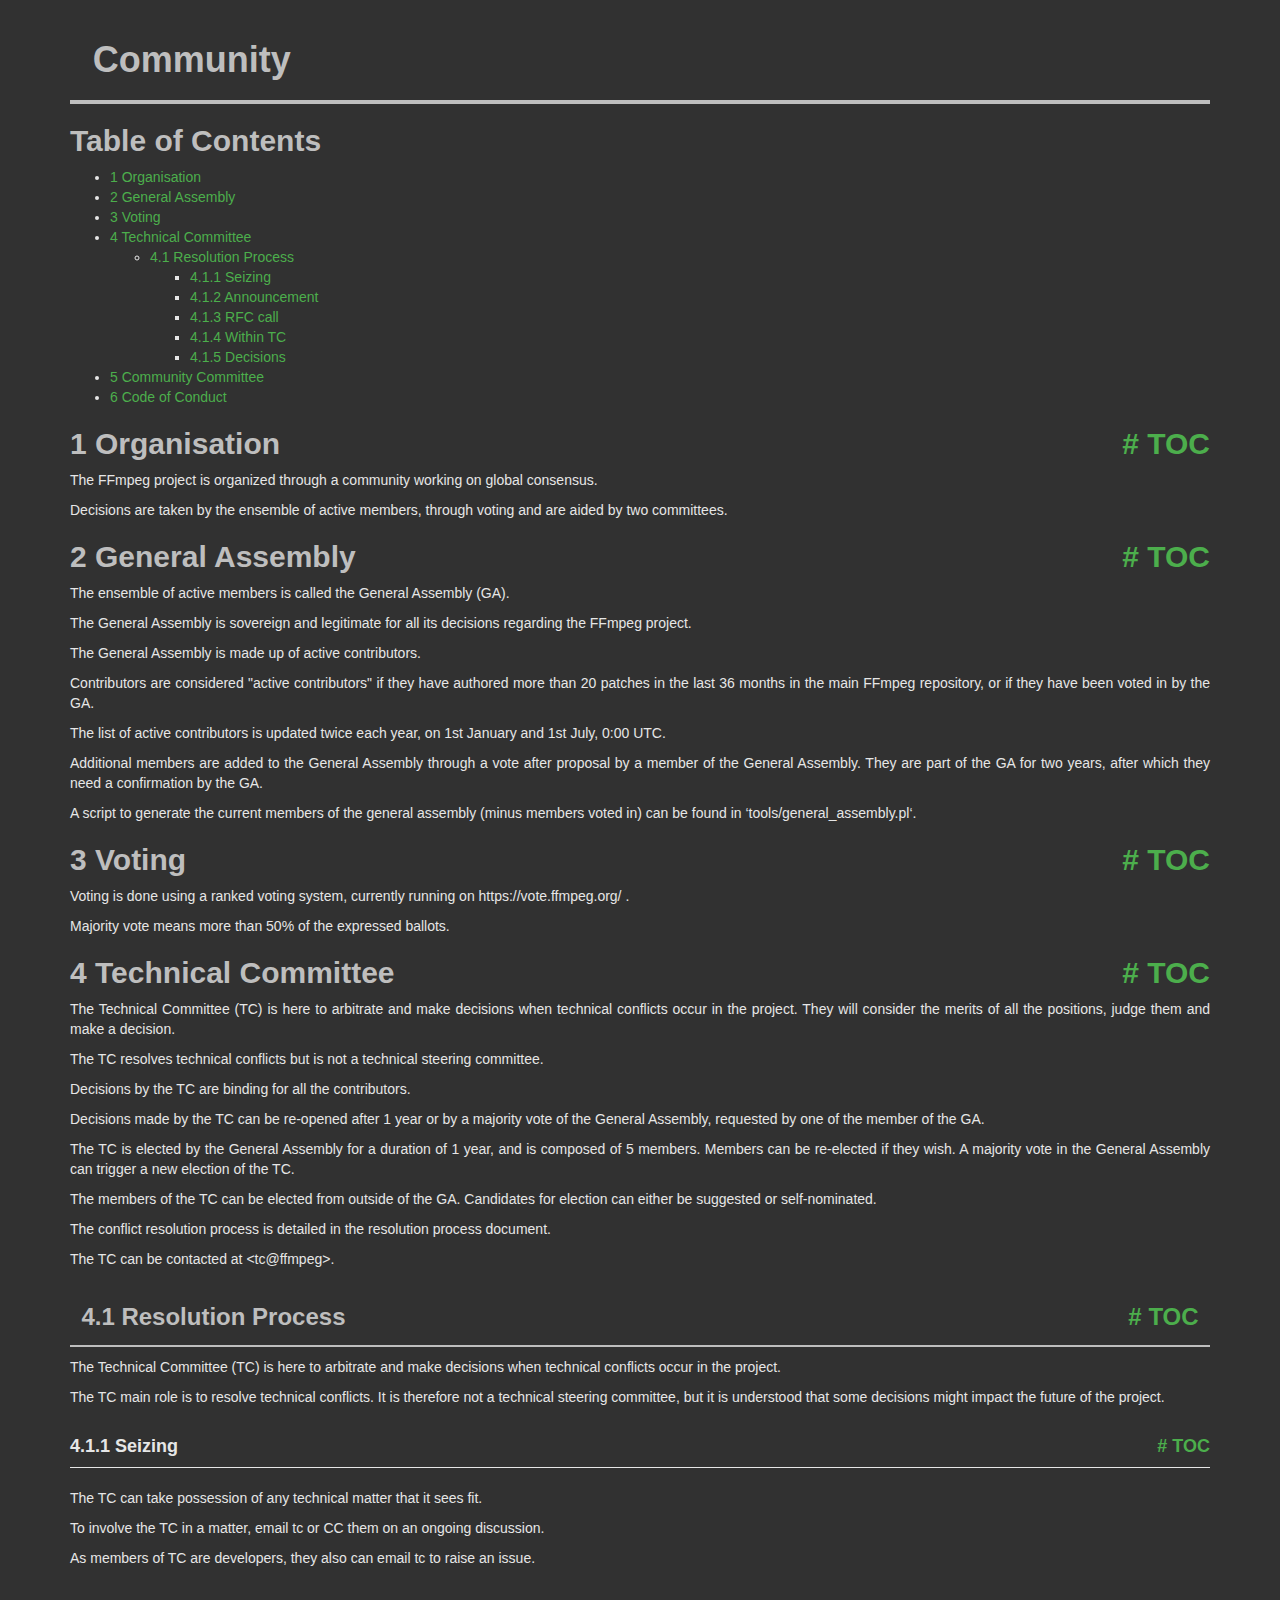
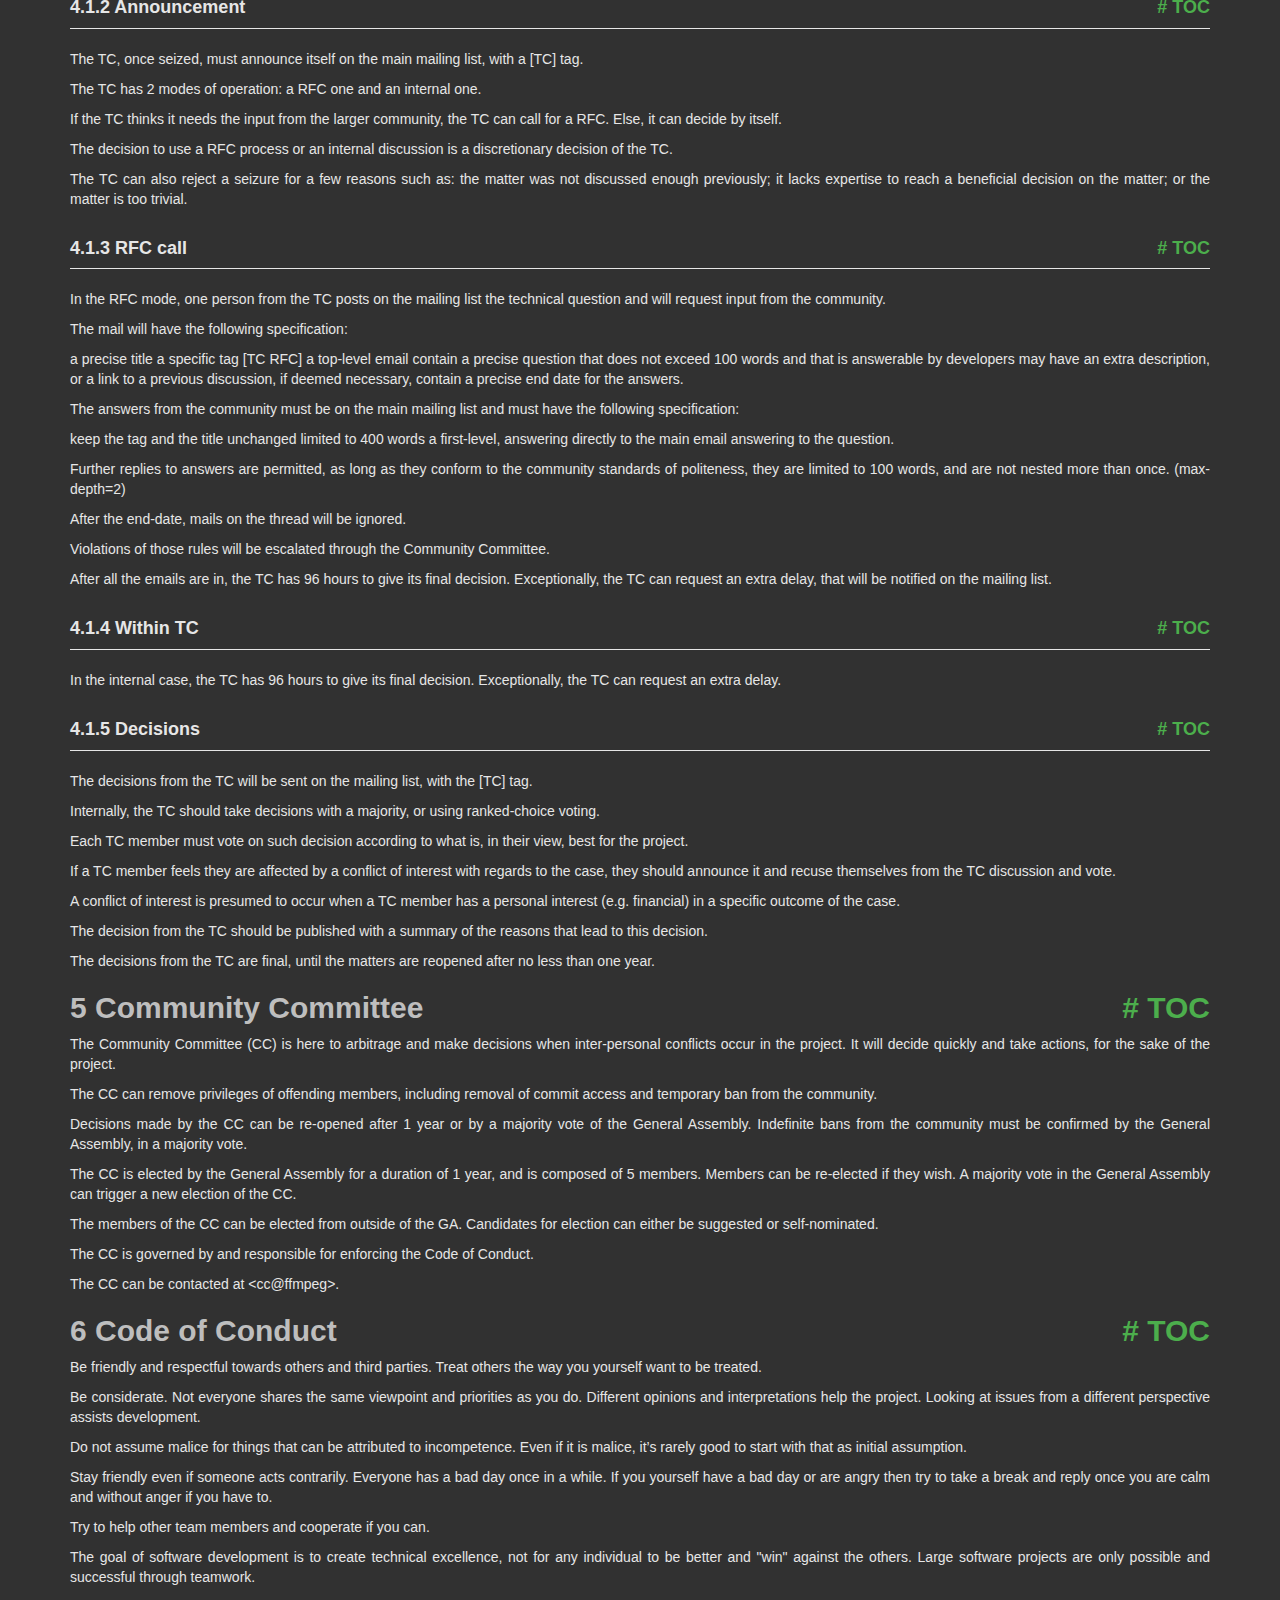
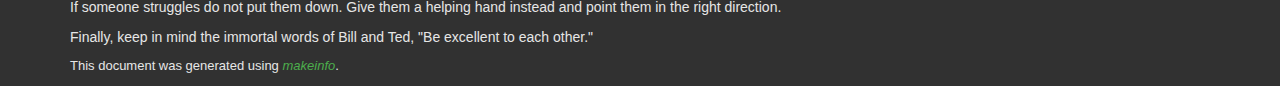
<file: ffmpeg/doc/community.html>
<!DOCTYPE html PUBLIC "-//W3C//DTD HTML 4.01 Transitional//EN" "http://www.w3.org/TR/html4/loose.dtd">
<html>
<!-- Created by , GNU Texinfo 7.1 -->
  <head>
    <meta charset="utf-8">
    <title>
      Community
    </title>
    <meta name="viewport" content="width=device-width,initial-scale=1.0">
    <link rel="stylesheet" type="text/css" href="bootstrap.min.css">
    <link rel="stylesheet" type="text/css" href="style.min.css">
  </head>
  <body>
    <div class="container">
      <h1>
      Community
      </h1>


<a name="SEC_Top"></a>

<div class="element-contents" id="SEC_Contents">
<h2 class="contents-heading">Table of Contents</h2>

<div class="contents">

<ul class="toc-numbered-mark">
  <li><a id="toc-Organisation-1" href="#Organisation-1">1 Organisation</a></li>
  <li><a id="toc-General-Assembly-1" href="#General-Assembly-1">2 General Assembly</a></li>
  <li><a id="toc-Voting-1" href="#Voting-1">3 Voting</a></li>
  <li><a id="toc-Technical-Committee-1" href="#Technical-Committee-1">4 Technical Committee</a>
  <ul class="toc-numbered-mark">
    <li><a id="toc-Resolution-Process-1" href="#Resolution-Process-1">4.1 Resolution Process</a>
    <ul class="toc-numbered-mark">
      <li><a id="toc-Seizing" href="#Seizing">4.1.1 Seizing</a></li>
      <li><a id="toc-Announcement" href="#Announcement">4.1.2 Announcement</a></li>
      <li><a id="toc-RFC-call" href="#RFC-call">4.1.3 RFC call</a></li>
      <li><a id="toc-Within-TC" href="#Within-TC">4.1.4 Within TC</a></li>
      <li><a id="toc-Decisions" href="#Decisions">4.1.5 Decisions</a></li>
    </ul></li>
  </ul></li>
  <li><a id="toc-Community-Committee-1" href="#Community-Committee-1">5 Community Committee</a></li>
  <li><a id="toc-Code-of-Conduct-1" href="#Code-of-Conduct-1">6 Code of Conduct</a></li>
</ul>
</div>
</div>

<a class="anchor" id="Organisation"></a><a name="Organisation-1"></a>
<h2 class="chapter">1 Organisation<span class="pull-right"><a class="anchor hidden-xs" href="#Organisation-1" aria-hidden="true">#</a> <a class="anchor hidden-xs"href="#toc-Organisation-1" aria-hidden="true">TOC</a></span></h2>

<p>The FFmpeg project is organized through a community working on global consensus.
</p>
<p>Decisions are taken by the ensemble of active members, through voting and are aided by two committees.
</p>
<a class="anchor" id="General-Assembly"></a><a name="General-Assembly-1"></a>
<h2 class="chapter">2 General Assembly<span class="pull-right"><a class="anchor hidden-xs" href="#General-Assembly-1" aria-hidden="true">#</a> <a class="anchor hidden-xs"href="#toc-General-Assembly-1" aria-hidden="true">TOC</a></span></h2>

<p>The ensemble of active members is called the General Assembly (GA).
</p>
<p>The General Assembly is sovereign and legitimate for all its decisions regarding the FFmpeg project.
</p>
<p>The General Assembly is made up of active contributors.
</p>
<p>Contributors are considered &quot;active contributors&quot; if they have authored more than 20 patches in the last 36 months in the main FFmpeg repository, or if they have been voted in by the GA.
</p>
<p>The list of active contributors is updated twice each year, on 1st January and 1st July, 0:00 UTC.
</p>
<p>Additional members are added to the General Assembly through a vote after proposal by a member of the General Assembly. They are part of the GA for two years, after which they need a confirmation by the GA.
</p>
<p>A script to generate the current members of the general assembly (minus members voted in) can be found in &lsquo;tools/general_assembly.pl&lsquo;.
</p>
<a class="anchor" id="Voting"></a><a name="Voting-1"></a>
<h2 class="chapter">3 Voting<span class="pull-right"><a class="anchor hidden-xs" href="#Voting-1" aria-hidden="true">#</a> <a class="anchor hidden-xs"href="#toc-Voting-1" aria-hidden="true">TOC</a></span></h2>

<p>Voting is done using a ranked voting system, currently running on https://vote.ffmpeg.org/ .
</p>
<p>Majority vote means more than 50% of the expressed ballots.
</p>
<a class="anchor" id="Technical-Committee"></a><a name="Technical-Committee-1"></a>
<h2 class="chapter">4 Technical Committee<span class="pull-right"><a class="anchor hidden-xs" href="#Technical-Committee-1" aria-hidden="true">#</a> <a class="anchor hidden-xs"href="#toc-Technical-Committee-1" aria-hidden="true">TOC</a></span></h2>

<p>The Technical Committee (TC) is here to arbitrate and make decisions when technical conflicts occur in the project. They will consider the merits of all the positions, judge them and make a decision.
</p>
<p>The TC resolves technical conflicts but is not a technical steering committee.
</p>
<p>Decisions by the TC are binding for all the contributors.
</p>
<p>Decisions made by the TC can be re-opened after 1 year or by a majority vote of the General Assembly, requested by one of the member of the GA.
</p>
<p>The TC is elected by the General Assembly for a duration of 1 year, and is composed of 5 members. Members can be re-elected if they wish. A majority vote in the General Assembly can trigger a new election of the TC.
</p>
<p>The members of the TC can be elected from outside of the GA. Candidates for election can either be suggested or self-nominated.
</p>
<p>The conflict resolution process is detailed in the resolution process document.
</p>
<p>The TC can be contacted at &lt;tc@ffmpeg&gt;.
</p>
<a class="anchor" id="Resolution-Process"></a><a name="Resolution-Process-1"></a>
<h3 class="section">4.1 Resolution Process<span class="pull-right"><a class="anchor hidden-xs" href="#Resolution-Process-1" aria-hidden="true">#</a> <a class="anchor hidden-xs"href="#toc-Resolution-Process-1" aria-hidden="true">TOC</a></span></h3>

<p>The Technical Committee (TC) is here to arbitrate and make decisions when technical conflicts occur in the project.
</p>
<p>The TC main role is to resolve technical conflicts. It is therefore not a technical steering committee, but it is understood that some decisions might impact the future of the project.
</p>
<a name="Seizing"></a>
<h4 class="subsection">4.1.1 Seizing<span class="pull-right"><a class="anchor hidden-xs" href="#Seizing" aria-hidden="true">#</a> <a class="anchor hidden-xs"href="#toc-Seizing" aria-hidden="true">TOC</a></span></h4>

<p>The TC can take possession of any technical matter that it sees fit.
</p>
<p>To involve the TC in a matter, email tc&nbsp;or CC them on an ongoing discussion.
</p>
<p>As members of TC are developers, they also can email tc&nbsp;to raise an issue.
</p><a name="Announcement"></a>
<h4 class="subsection">4.1.2 Announcement<span class="pull-right"><a class="anchor hidden-xs" href="#Announcement" aria-hidden="true">#</a> <a class="anchor hidden-xs"href="#toc-Announcement" aria-hidden="true">TOC</a></span></h4>

<p>The TC, once seized, must announce itself on the main mailing list, with a [TC] tag.
</p>
<p>The TC has 2 modes of operation: a RFC one and an internal one.
</p>
<p>If the TC thinks it needs the input from the larger community, the TC can call for a RFC. Else, it can decide by itself.
</p>
<p>The decision to use a RFC process or an internal discussion is a discretionary decision of the TC.
</p>
<p>The TC can also reject a seizure for a few reasons such as: the matter was not discussed enough previously; it lacks expertise to reach a beneficial decision on the matter; or the matter is too trivial.
</p><a name="RFC-call"></a>
<h4 class="subsection">4.1.3 RFC call<span class="pull-right"><a class="anchor hidden-xs" href="#RFC-call" aria-hidden="true">#</a> <a class="anchor hidden-xs"href="#toc-RFC-call" aria-hidden="true">TOC</a></span></h4>

<p>In the RFC mode, one person from the TC posts on the mailing list the technical question and will request input from the community.
</p>
<p>The mail will have the following specification:
</p>
<p>a precise title
    a specific tag [TC RFC]
    a top-level email
    contain a precise question that does not exceed 100 words and that is answerable by developers
    may have an extra description, or a link to a previous discussion, if deemed necessary,
    contain a precise end date for the answers.
</p>
<p>The answers from the community must be on the main mailing list and must have the following specification:
</p>
<p>keep the tag and the title unchanged
    limited to 400 words
    a first-level, answering directly to the main email
    answering to the question.
</p>
<p>Further replies to answers are permitted, as long as they conform to the community standards of politeness, they are limited to 100 words, and are not nested more than once. (max-depth=2)
</p>
<p>After the end-date, mails on the thread will be ignored.
</p>
<p>Violations of those rules will be escalated through the Community Committee.
</p>
<p>After all the emails are in, the TC has 96 hours to give its final decision. Exceptionally, the TC can request an extra delay, that will be notified on the mailing list.
</p><a name="Within-TC"></a>
<h4 class="subsection">4.1.4 Within TC<span class="pull-right"><a class="anchor hidden-xs" href="#Within-TC" aria-hidden="true">#</a> <a class="anchor hidden-xs"href="#toc-Within-TC" aria-hidden="true">TOC</a></span></h4>

<p>In the internal case, the TC has 96 hours to give its final decision. Exceptionally, the TC can request an extra delay.
</p><a name="Decisions"></a>
<h4 class="subsection">4.1.5 Decisions<span class="pull-right"><a class="anchor hidden-xs" href="#Decisions" aria-hidden="true">#</a> <a class="anchor hidden-xs"href="#toc-Decisions" aria-hidden="true">TOC</a></span></h4>

<p>The decisions from the TC will be sent on the mailing list, with the [TC] tag.
</p>
<p>Internally, the TC should take decisions with a majority, or using ranked-choice voting.
</p>
<p>Each TC member must vote on such decision according to what is, in their view, best for the project.
</p>
<p>If a TC member feels they are affected by a conflict of interest with regards to the case, they should announce it and recuse themselves from the TC
discussion and vote.
</p>
<p>A conflict of interest is presumed to occur when a TC member has a personal interest (e.g. financial) in a specific outcome of the case.
</p>
<p>The decision from the TC should be published with a summary of the reasons that lead to this decision.
</p>
<p>The decisions from the TC are final, until the matters are reopened after no less than one year.
</p>
<a class="anchor" id="Community-Committee"></a><a name="Community-Committee-1"></a>
<h2 class="chapter">5 Community Committee<span class="pull-right"><a class="anchor hidden-xs" href="#Community-Committee-1" aria-hidden="true">#</a> <a class="anchor hidden-xs"href="#toc-Community-Committee-1" aria-hidden="true">TOC</a></span></h2>

<p>The Community Committee (CC) is here to arbitrage and make decisions when inter-personal conflicts occur in the project. It will decide quickly and take actions, for the sake of the project.
</p>
<p>The CC can remove privileges of offending members, including removal of commit access and temporary ban from the community.
</p>
<p>Decisions made by the CC can be re-opened after 1 year or by a majority vote of the General Assembly. Indefinite bans from the community must be confirmed by the General Assembly, in a majority vote.
</p>
<p>The CC is elected by the General Assembly for a duration of 1 year, and is composed of 5 members. Members can be re-elected if they wish. A majority vote in the General Assembly can trigger a new election of the CC.
</p>
<p>The members of the CC can be elected from outside of the GA. Candidates for election can either be suggested or self-nominated.
</p>
<p>The CC is governed by and responsible for enforcing the Code of Conduct.
</p>
<p>The CC can be contacted at &lt;cc@ffmpeg&gt;.
</p>
<a class="anchor" id="Code-of-Conduct"></a><a name="Code-of-Conduct-1"></a>
<h2 class="chapter">6 Code of Conduct<span class="pull-right"><a class="anchor hidden-xs" href="#Code-of-Conduct-1" aria-hidden="true">#</a> <a class="anchor hidden-xs"href="#toc-Code-of-Conduct-1" aria-hidden="true">TOC</a></span></h2>

<p>Be friendly and respectful towards others and third parties.
Treat others the way you yourself want to be treated.
</p>
<p>Be considerate. Not everyone shares the same viewpoint and priorities as you do.
Different opinions and interpretations help the project.
Looking at issues from a different perspective assists development.
</p>
<p>Do not assume malice for things that can be attributed to incompetence. Even if
it is malice, it&rsquo;s rarely good to start with that as initial assumption.
</p>
<p>Stay friendly even if someone acts contrarily. Everyone has a bad day
once in a while.
If you yourself have a bad day or are angry then try to take a break and reply
once you are calm and without anger if you have to.
</p>
<p>Try to help other team members and cooperate if you can.
</p>
<p>The goal of software development is to create technical excellence, not for any
individual to be better and &quot;win&quot; against the others. Large software projects
are only possible and successful through teamwork.
</p>
<p>If someone struggles do not put them down. Give them a helping hand
instead and point them in the right direction.
</p>
<p>Finally, keep in mind the immortal words of Bill and Ted,
&quot;Be excellent to each other.&quot;
</p>
      <p style="font-size: small;">
        This document was generated using <a class="uref" href="https://www.gnu.org/software/texinfo/"><em class="emph">makeinfo</em></a>.
      </p>
    </div>
  </body>
</html>
</file>
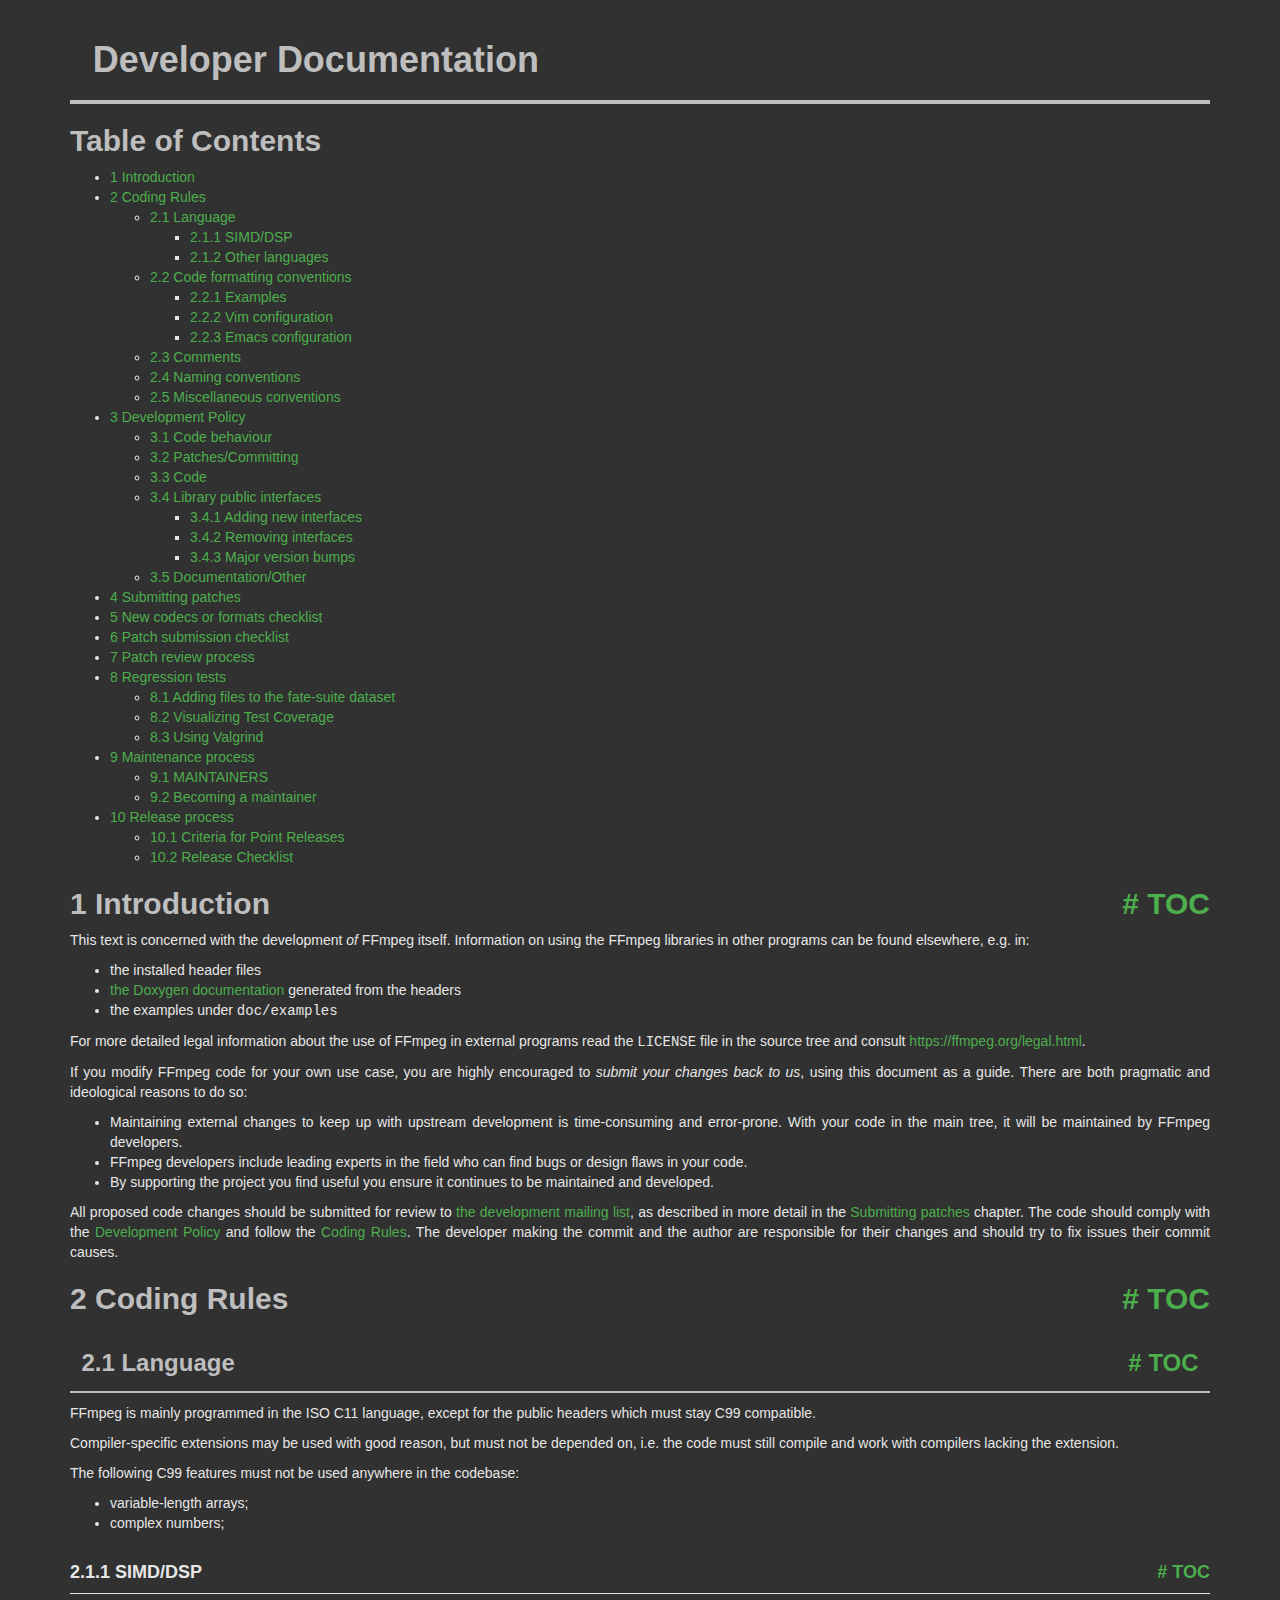
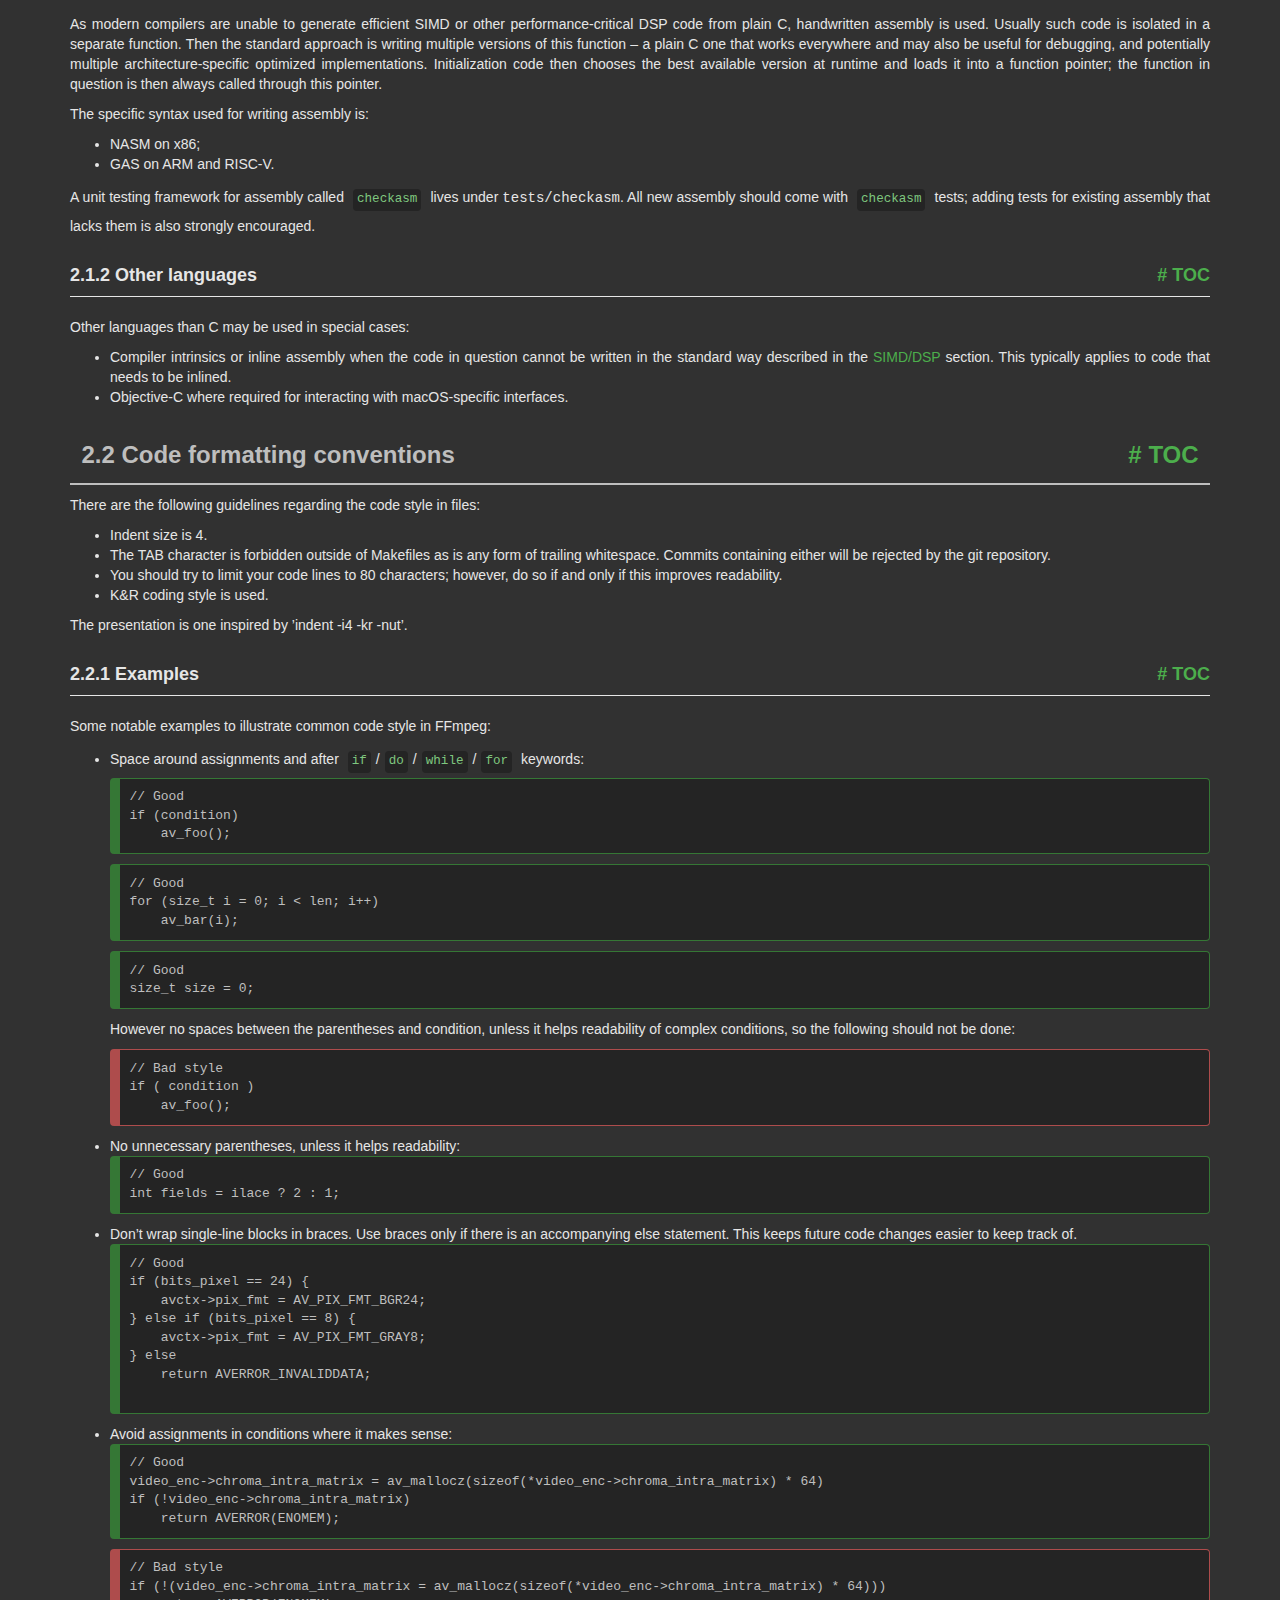
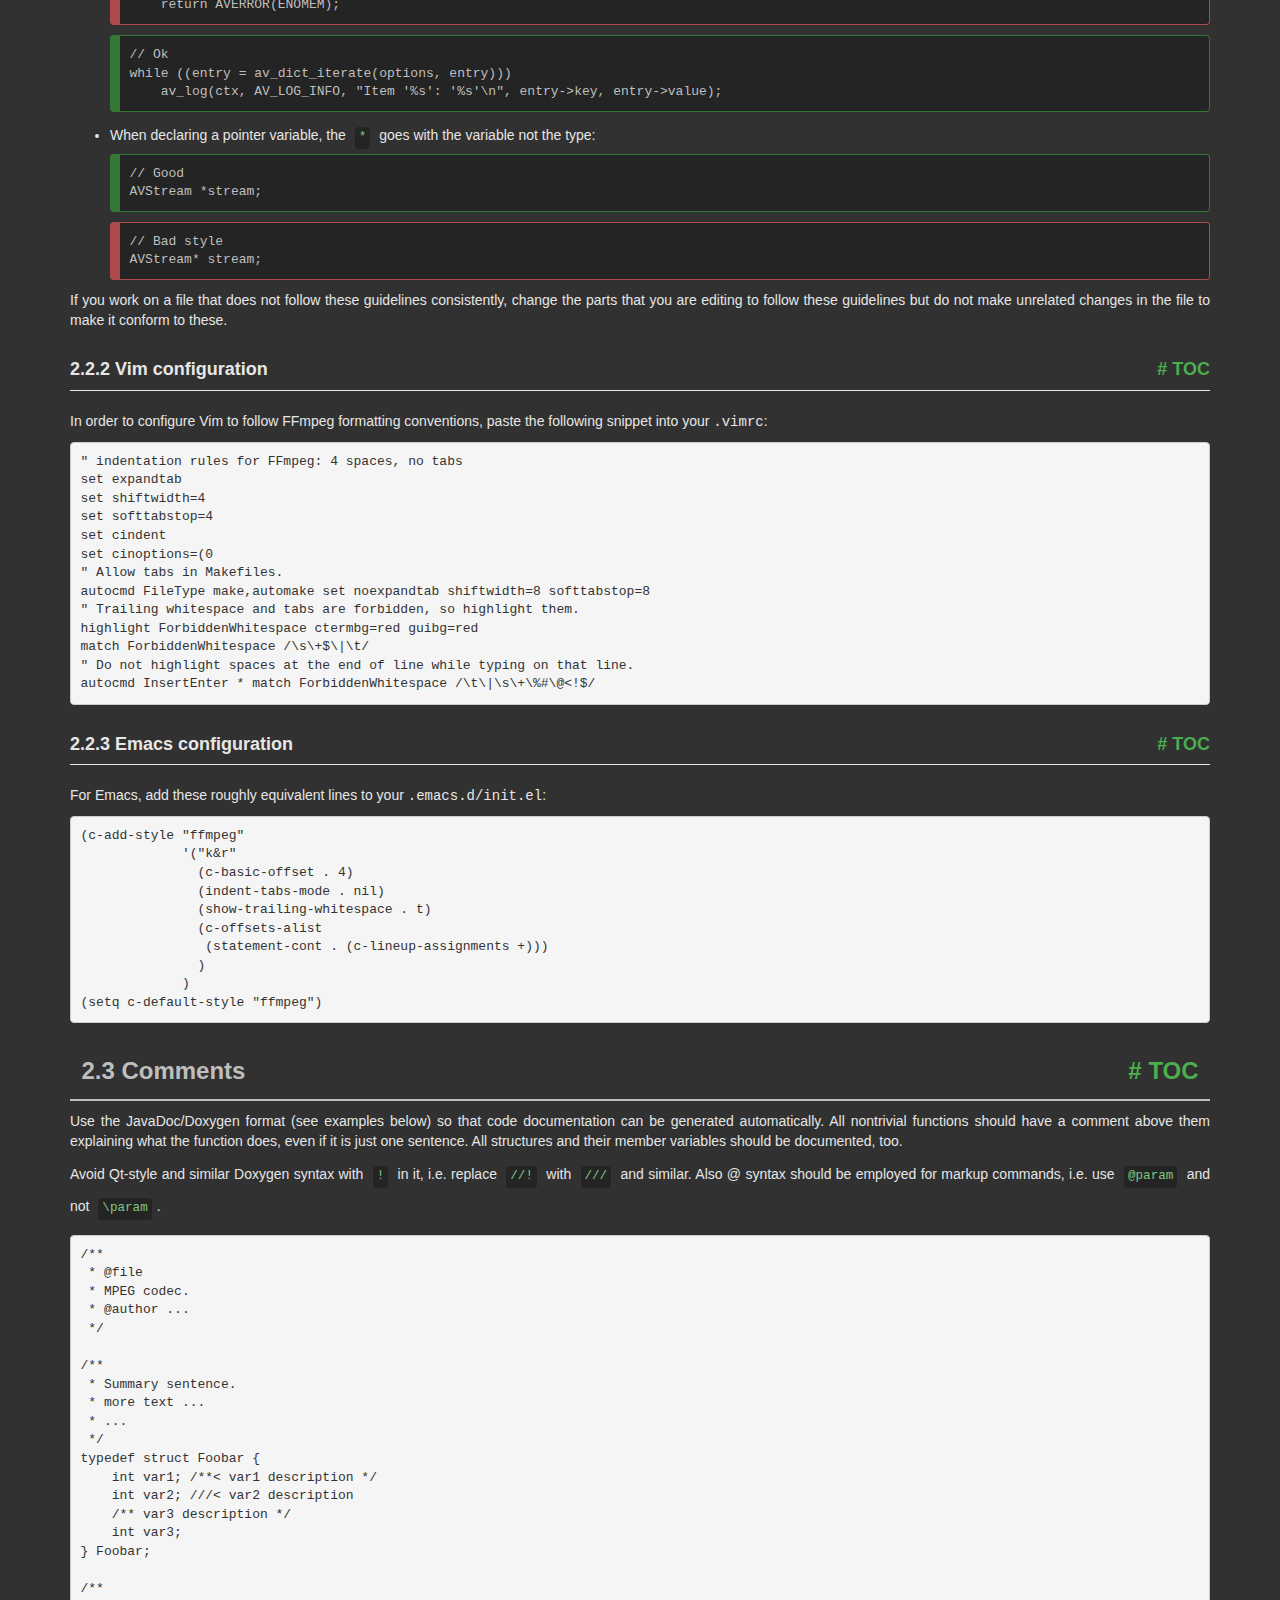
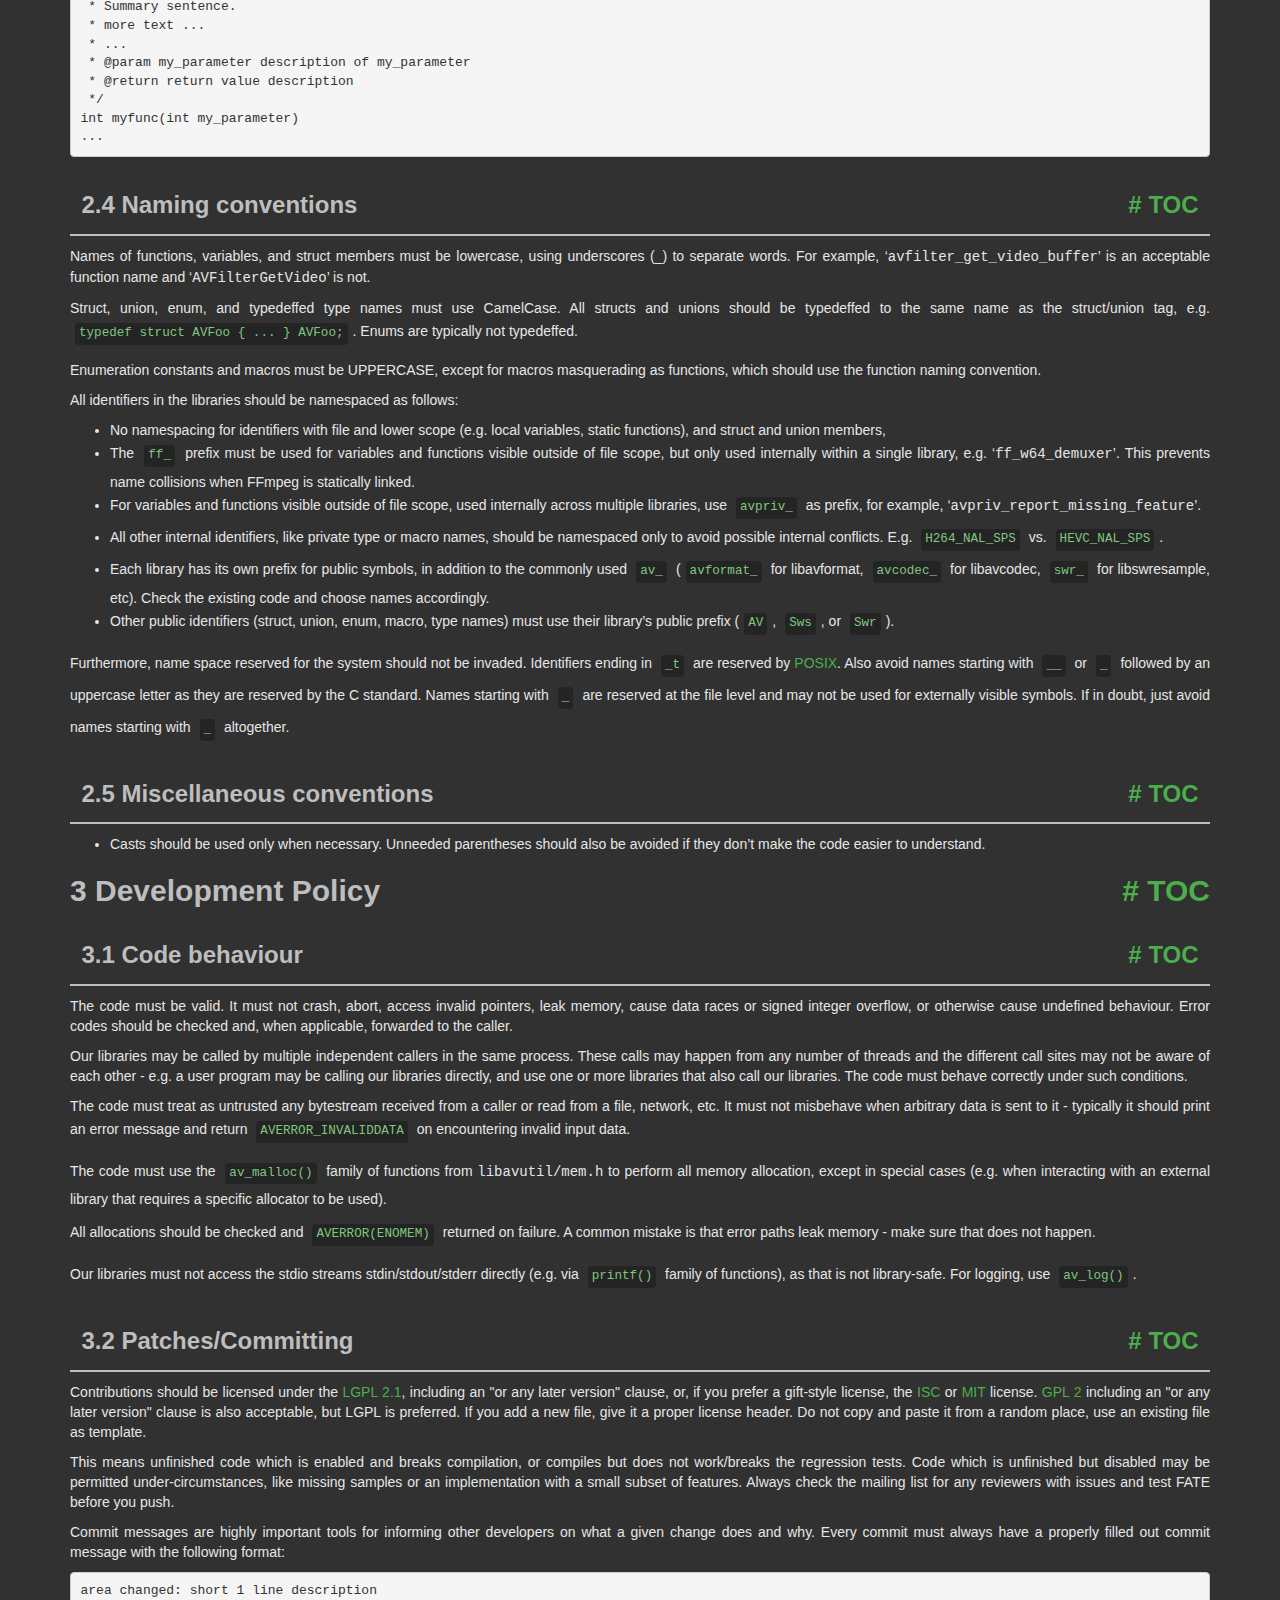
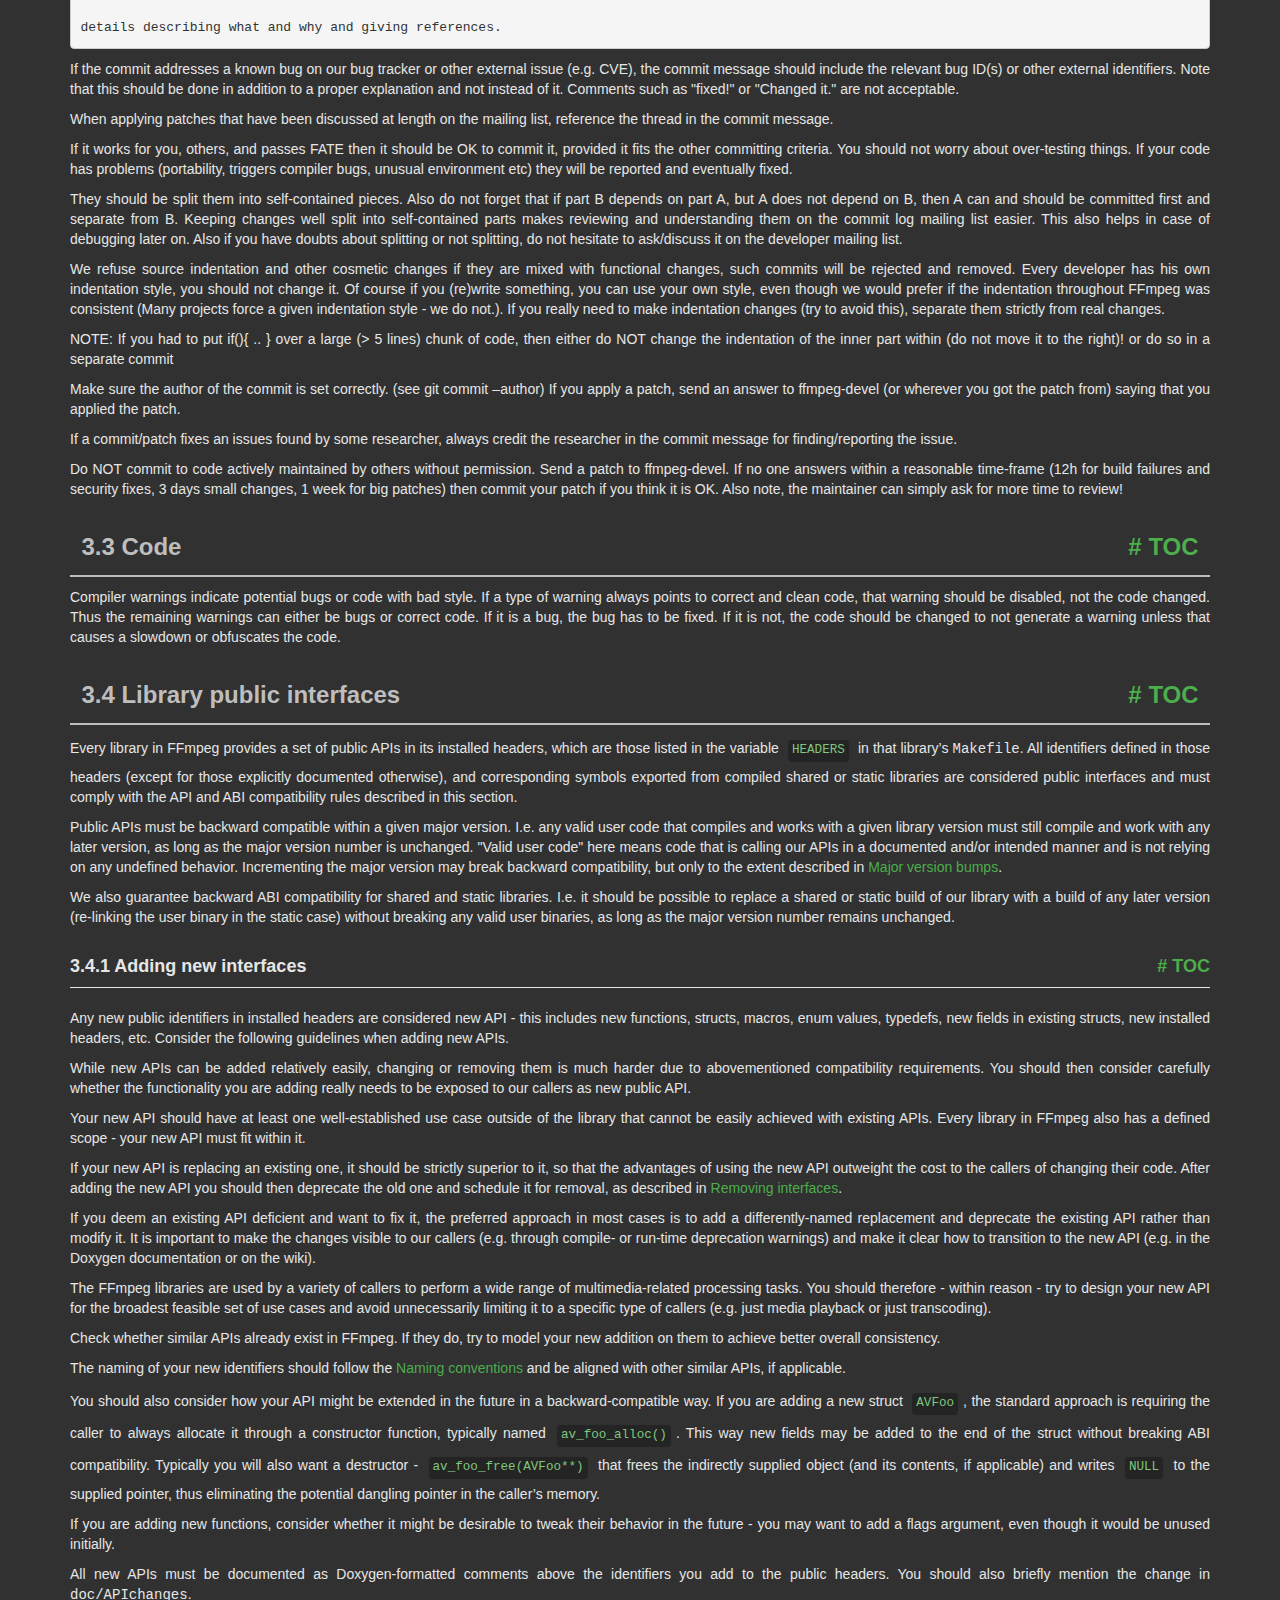
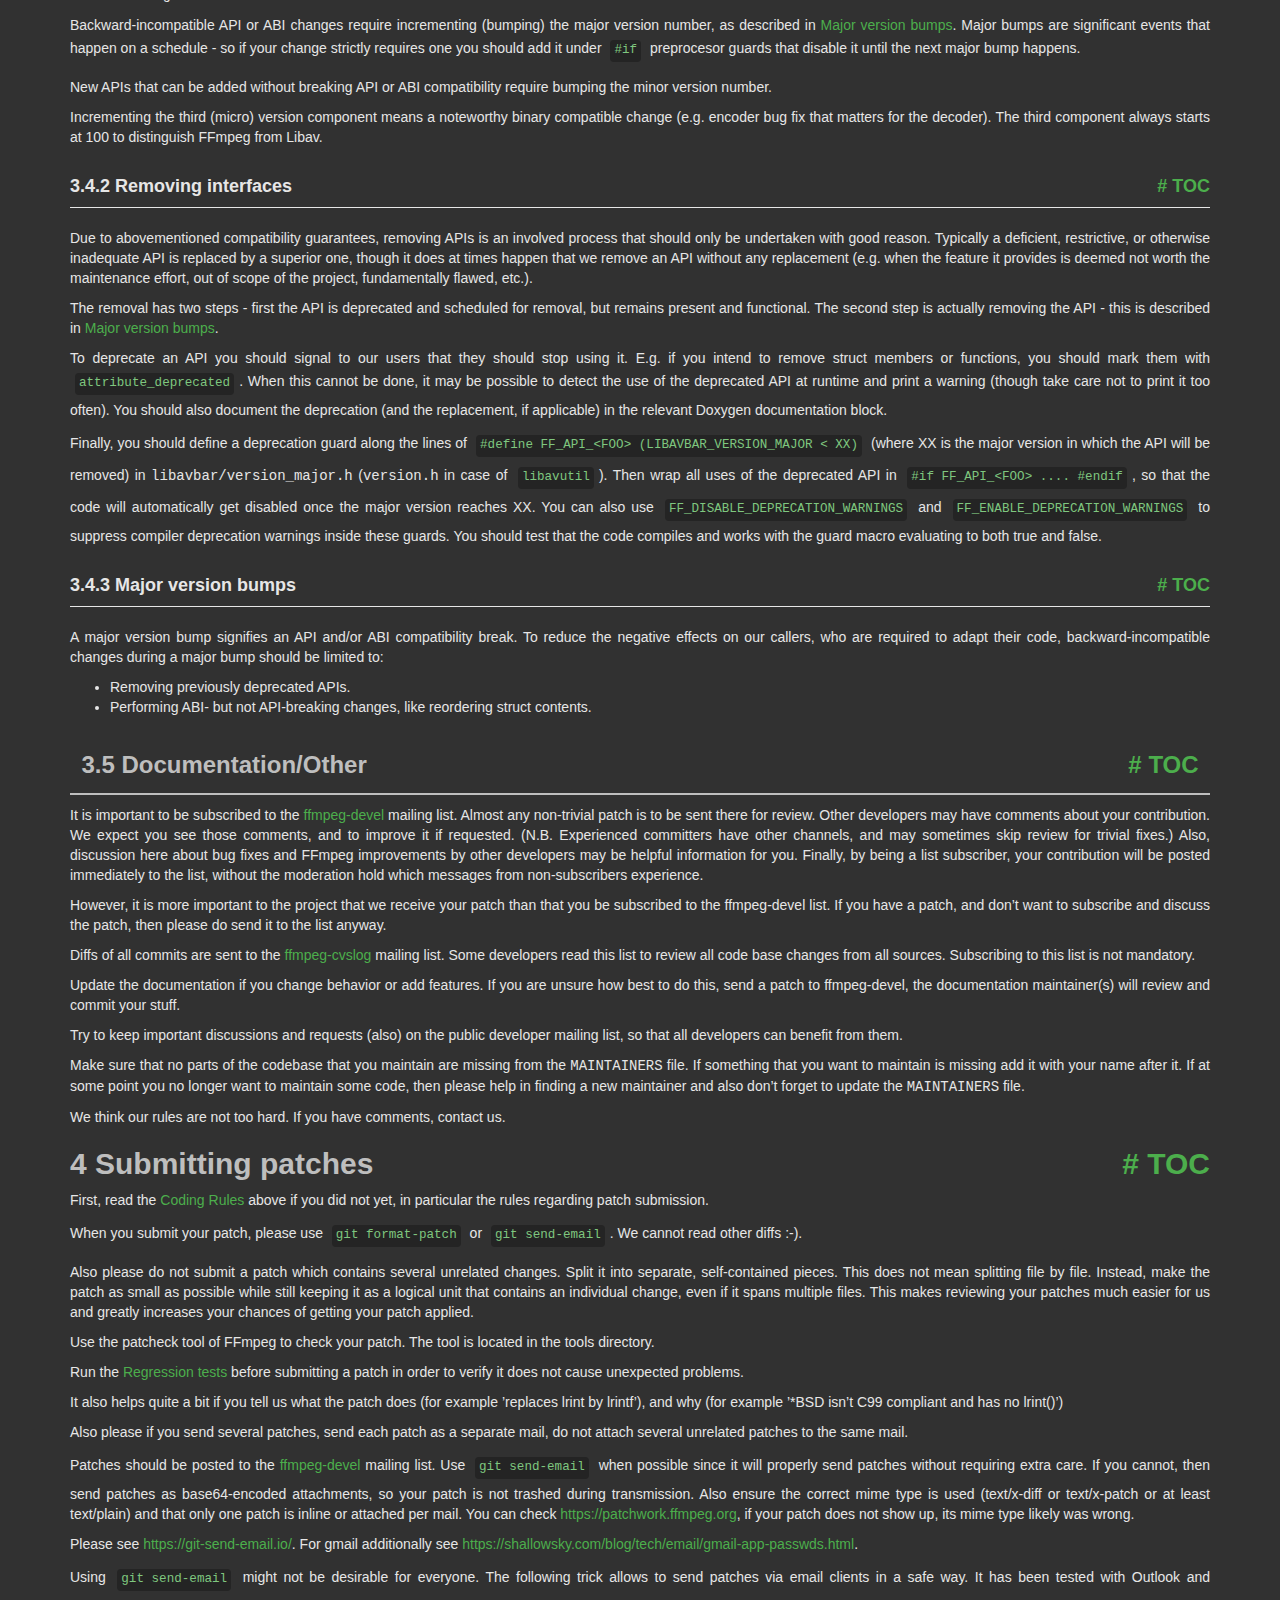
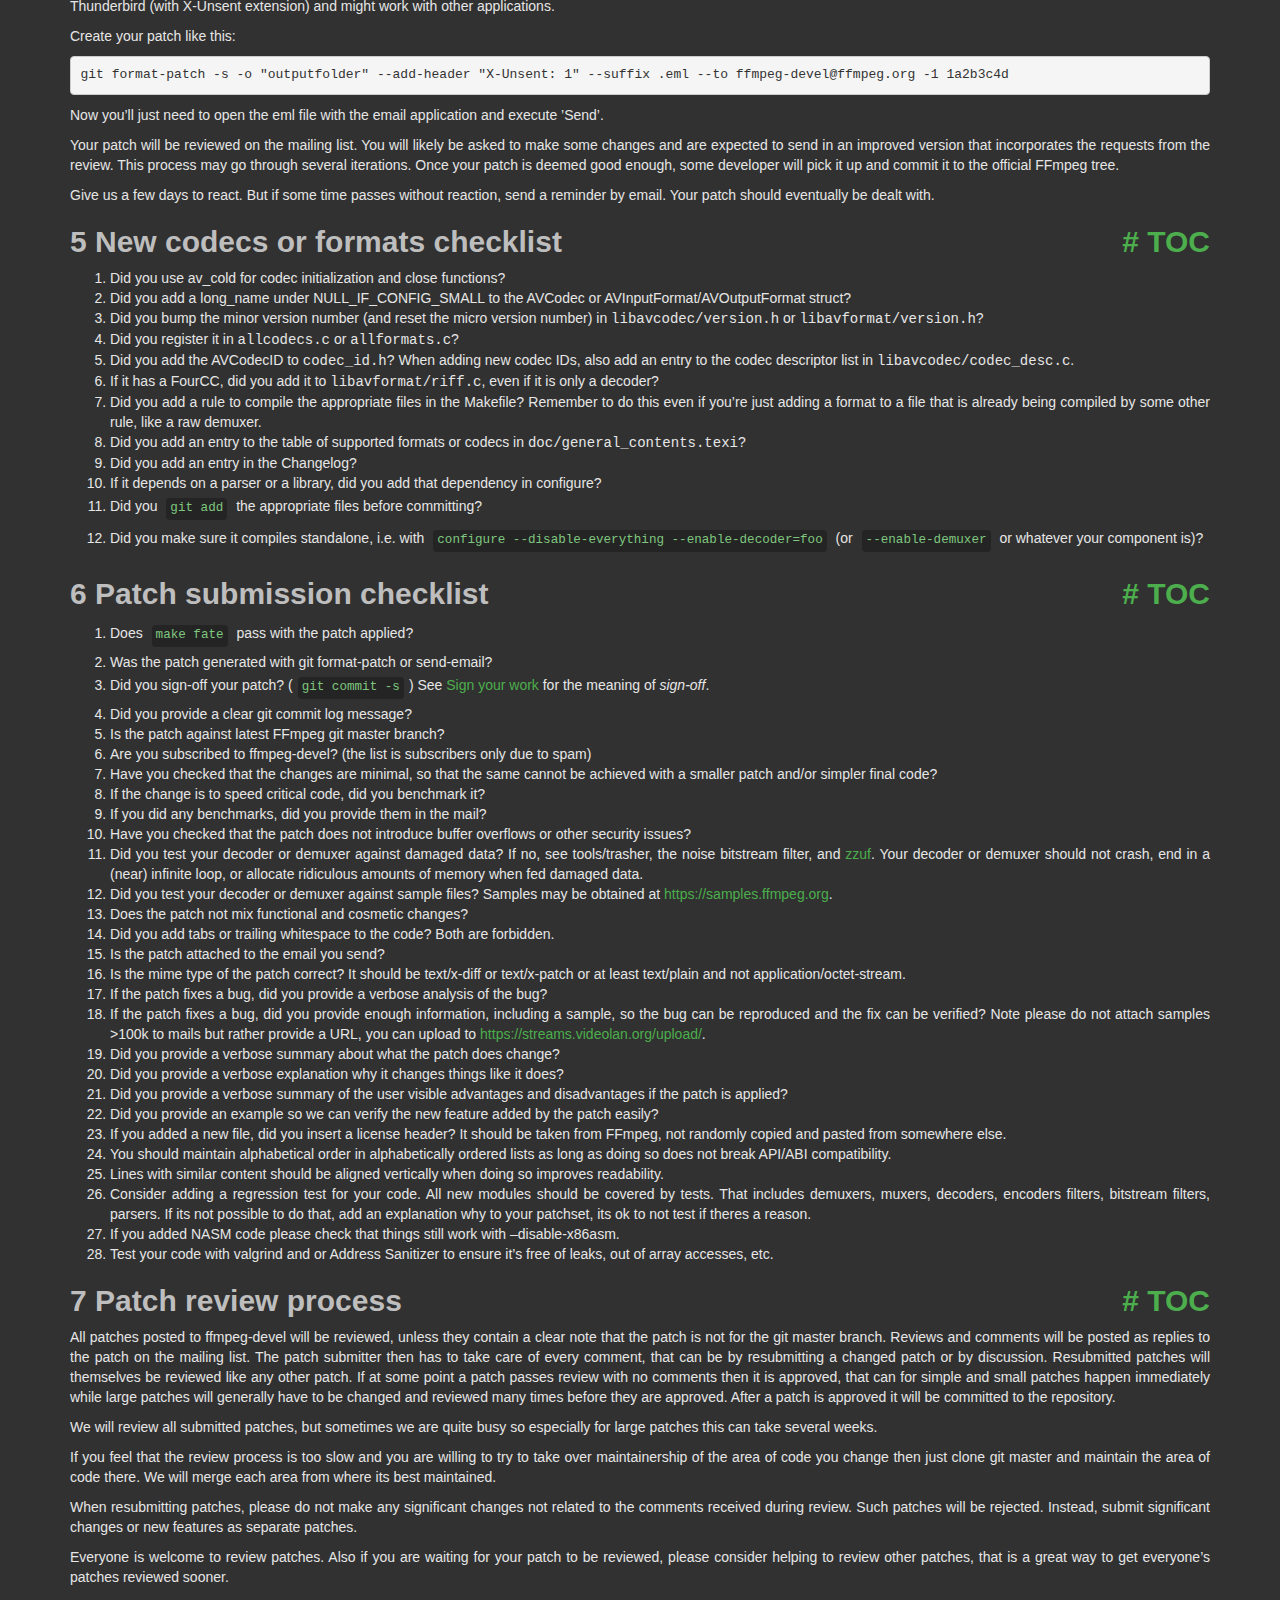
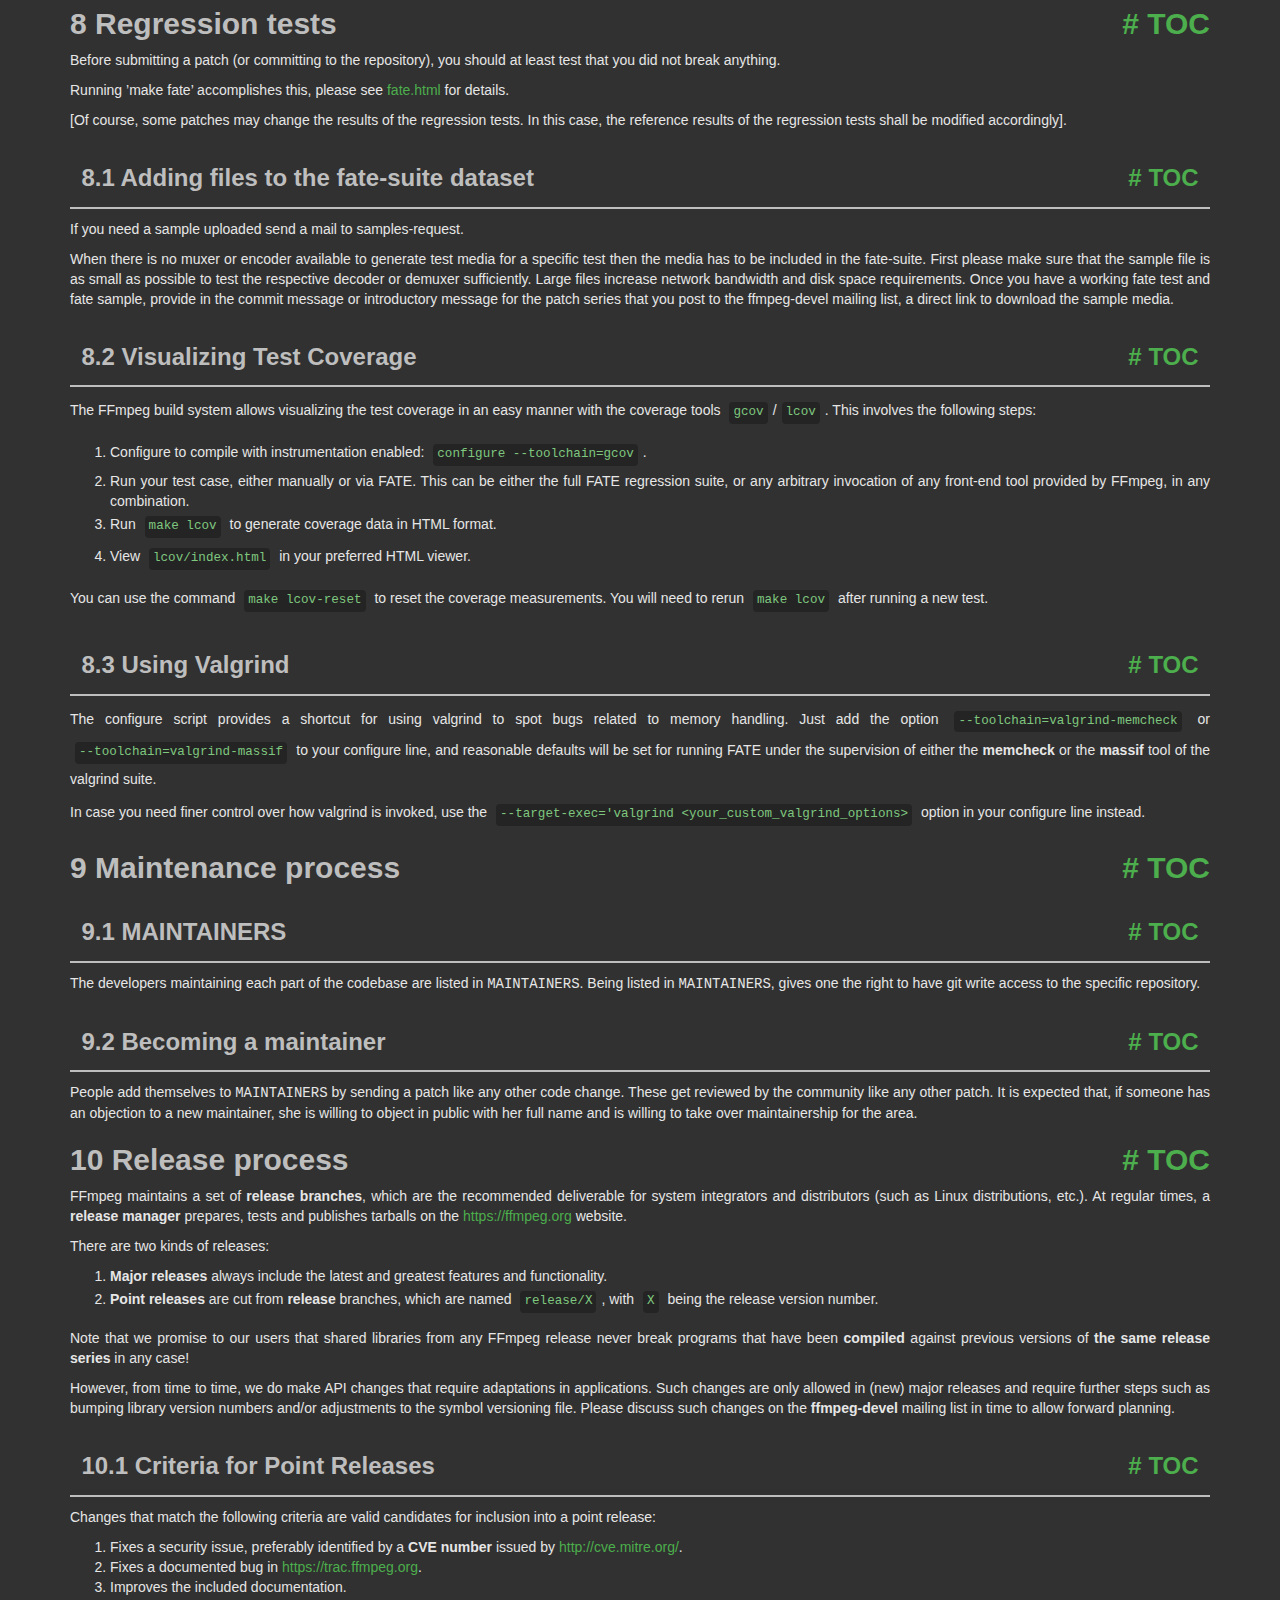
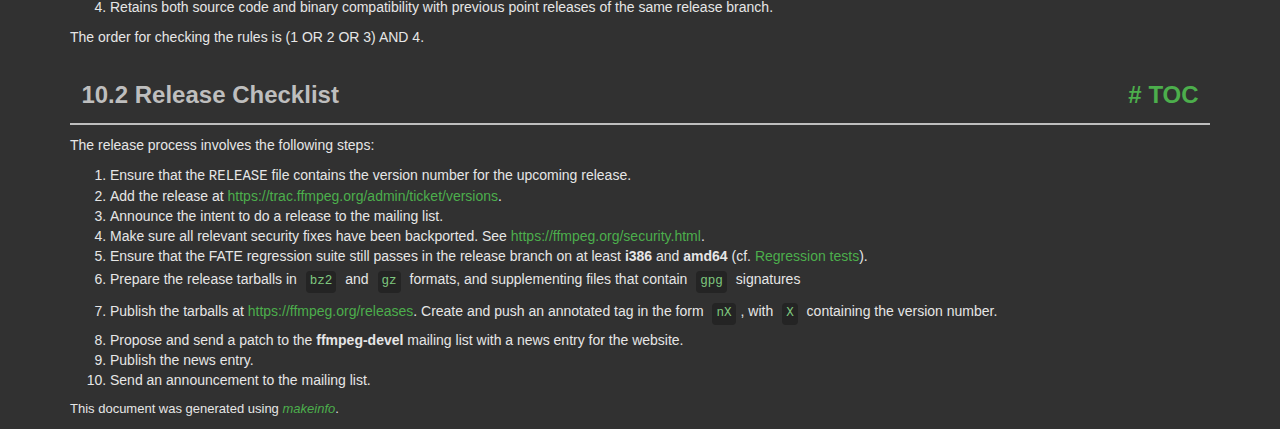
<file: ffmpeg/doc/developer.html>
<!DOCTYPE html PUBLIC "-//W3C//DTD HTML 4.01 Transitional//EN" "http://www.w3.org/TR/html4/loose.dtd">
<html>
<!-- Created by , GNU Texinfo 7.1 -->
  <head>
    <meta charset="utf-8">
    <title>
      Developer Documentation
    </title>
    <meta name="viewport" content="width=device-width,initial-scale=1.0">
    <link rel="stylesheet" type="text/css" href="bootstrap.min.css">
    <link rel="stylesheet" type="text/css" href="style.min.css">
  </head>
  <body>
    <div class="container">
      <h1>
      Developer Documentation
      </h1>


<a name="SEC_Top"></a>

<div class="element-contents" id="SEC_Contents">
<h2 class="contents-heading">Table of Contents</h2>

<div class="contents">

<ul class="toc-numbered-mark">
  <li><a id="toc-Introduction" href="#Introduction">1 Introduction</a></li>
  <li><a id="toc-Coding-Rules-1" href="#Coding-Rules-1">2 Coding Rules</a>
  <ul class="toc-numbered-mark">
    <li><a id="toc-Language" href="#Language">2.1 Language</a>
    <ul class="toc-numbered-mark">
      <li><a id="toc-SIMD_002fDSP-1" href="#SIMD_002fDSP-1">2.1.1 SIMD/DSP</a></li>
      <li><a id="toc-Other-languages" href="#Other-languages">2.1.2 Other languages</a></li>
    </ul></li>
    <li><a id="toc-Code-formatting-conventions" href="#Code-formatting-conventions">2.2 Code formatting conventions</a>
    <ul class="toc-numbered-mark">
      <li><a id="toc-Examples" href="#Examples">2.2.1 Examples</a></li>
      <li><a id="toc-Vim-configuration" href="#Vim-configuration">2.2.2 Vim configuration</a></li>
      <li><a id="toc-Emacs-configuration" href="#Emacs-configuration">2.2.3 Emacs configuration</a></li>
    </ul></li>
    <li><a id="toc-Comments" href="#Comments">2.3 Comments</a></li>
    <li><a id="toc-Naming-conventions-1" href="#Naming-conventions-1">2.4 Naming conventions</a></li>
    <li><a id="toc-Miscellaneous-conventions" href="#Miscellaneous-conventions">2.5 Miscellaneous conventions</a></li>
  </ul></li>
  <li><a id="toc-Development-Policy-1" href="#Development-Policy-1">3 Development Policy</a>
  <ul class="toc-numbered-mark">
    <li><a id="toc-Code-behaviour" href="#Code-behaviour">3.1 Code behaviour</a></li>
    <li><a id="toc-Patches_002fCommitting" href="#Patches_002fCommitting">3.2 Patches/Committing</a></li>
    <li><a id="toc-Code" href="#Code">3.3 Code</a></li>
    <li><a id="toc-Library-public-interfaces" href="#Library-public-interfaces">3.4 Library public interfaces</a>
    <ul class="toc-numbered-mark">
      <li><a id="toc-Adding-new-interfaces" href="#Adding-new-interfaces">3.4.1 Adding new interfaces</a></li>
      <li><a id="toc-Removing-interfaces-1" href="#Removing-interfaces-1">3.4.2 Removing interfaces</a></li>
      <li><a id="toc-Major-version-bumps-1" href="#Major-version-bumps-1">3.4.3 Major version bumps</a></li>
    </ul></li>
    <li><a id="toc-Documentation_002fOther" href="#Documentation_002fOther">3.5 Documentation/Other</a></li>
  </ul></li>
  <li><a id="toc-Submitting-patches-1" href="#Submitting-patches-1">4 Submitting patches</a></li>
  <li><a id="toc-New-codecs-or-formats-checklist" href="#New-codecs-or-formats-checklist">5 New codecs or formats checklist</a></li>
  <li><a id="toc-Patch-submission-checklist" href="#Patch-submission-checklist">6 Patch submission checklist</a></li>
  <li><a id="toc-Patch-review-process" href="#Patch-review-process">7 Patch review process</a></li>
  <li><a id="toc-Regression-tests-1" href="#Regression-tests-1">8 Regression tests</a>
  <ul class="toc-numbered-mark">
    <li><a id="toc-Adding-files-to-the-fate_002dsuite-dataset" href="#Adding-files-to-the-fate_002dsuite-dataset">8.1 Adding files to the fate-suite dataset</a></li>
    <li><a id="toc-Visualizing-Test-Coverage" href="#Visualizing-Test-Coverage">8.2 Visualizing Test Coverage</a></li>
    <li><a id="toc-Using-Valgrind" href="#Using-Valgrind">8.3 Using Valgrind</a></li>
  </ul></li>
  <li><a id="toc-Maintenance-process" href="#Maintenance-process">9 Maintenance process</a>
  <ul class="toc-numbered-mark">
    <li><a id="toc-MAINTAINERS-1" href="#MAINTAINERS-1">9.1 MAINTAINERS</a></li>
    <li><a id="toc-Becoming-a-maintainer-1" href="#Becoming-a-maintainer-1">9.2 Becoming a maintainer</a></li>
  </ul></li>
  <li><a id="toc-Release-process-1" href="#Release-process-1">10 Release process</a>
  <ul class="toc-numbered-mark">
    <li><a id="toc-Criteria-for-Point-Releases-1" href="#Criteria-for-Point-Releases-1">10.1 Criteria for Point Releases</a></li>
    <li><a id="toc-Release-Checklist" href="#Release-Checklist">10.2 Release Checklist</a></li>
  </ul></li>
</ul>
</div>
</div>

<a name="Introduction"></a>
<h2 class="chapter">1 Introduction<span class="pull-right"><a class="anchor hidden-xs" href="#Introduction" aria-hidden="true">#</a> <a class="anchor hidden-xs"href="#toc-Introduction" aria-hidden="true">TOC</a></span></h2>

<p>This text is concerned with the development <em class="emph">of</em> FFmpeg itself. Information
on using the FFmpeg libraries in other programs can be found elsewhere, e.g. in:
</p><ul class="itemize mark-bullet">
<li>the installed header files
</li><li><a class="url" href="http://ffmpeg.org/doxygen/trunk/index.html">the Doxygen documentation</a>
generated from the headers
</li><li>the examples under <samp class="file">doc/examples</samp>
</li></ul>

<p>For more detailed legal information about the use of FFmpeg in
external programs read the <samp class="file">LICENSE</samp> file in the source tree and
consult <a class="url" href="https://ffmpeg.org/legal.html">https://ffmpeg.org/legal.html</a>.
</p>
<p>If you modify FFmpeg code for your own use case, you are highly encouraged to
<em class="emph">submit your changes back to us</em>, using this document as a guide. There are
both pragmatic and ideological reasons to do so:
</p><ul class="itemize mark-bullet">
<li>Maintaining external changes to keep up with upstream development is
time-consuming and error-prone. With your code in the main tree, it will be
maintained by FFmpeg developers.
</li><li>FFmpeg developers include leading experts in the field who can find bugs or
design flaws in your code.
</li><li>By supporting the project you find useful you ensure it continues to be
maintained and developed.
</li></ul>

<p>All proposed code changes should be submitted for review to
<a class="url" href="mailto:ffmpeg-devel@ffmpeg.org">the development mailing list</a>, as
described in more detail in the <a class="ref" href="#Submitting-patches">Submitting patches</a> chapter. The code
should comply with the <a class="ref" href="#Development-Policy">Development Policy</a> and follow the <a class="ref" href="#Coding-Rules">Coding Rules</a>.
The developer making the commit and the author are responsible for their changes
and should try to fix issues their commit causes.
</p>
<a class="anchor" id="Coding-Rules"></a><a name="Coding-Rules-1"></a>
<h2 class="chapter">2 Coding Rules<span class="pull-right"><a class="anchor hidden-xs" href="#Coding-Rules-1" aria-hidden="true">#</a> <a class="anchor hidden-xs"href="#toc-Coding-Rules-1" aria-hidden="true">TOC</a></span></h2>

<a name="Language"></a>
<h3 class="section">2.1 Language<span class="pull-right"><a class="anchor hidden-xs" href="#Language" aria-hidden="true">#</a> <a class="anchor hidden-xs"href="#toc-Language" aria-hidden="true">TOC</a></span></h3>

<p>FFmpeg is mainly programmed in the ISO C11 language, except for the public
headers which must stay C99 compatible.
</p>
<p>Compiler-specific extensions may be used with good reason, but must not be
depended on, i.e. the code must still compile and work with compilers lacking
the extension.
</p>
<p>The following C99 features must not be used anywhere in the codebase:
</p><ul class="itemize mark-bullet">
<li>variable-length arrays;

</li><li>complex numbers;
</li></ul>

<a name="SIMD_002fDSP-1"></a>
<h4 class="subsection">2.1.1 SIMD/DSP<span class="pull-right"><a class="anchor hidden-xs" href="#SIMD_002fDSP-1" aria-hidden="true">#</a> <a class="anchor hidden-xs"href="#toc-SIMD_002fDSP-1" aria-hidden="true">TOC</a></span></h4>
<a class="anchor" id="SIMD_002fDSP"></a>
<p>As modern compilers are unable to generate efficient SIMD or other
performance-critical DSP code from plain C, handwritten assembly is used.
Usually such code is isolated in a separate function. Then the standard approach
is writing multiple versions of this function – a plain C one that works
everywhere and may also be useful for debugging, and potentially multiple
architecture-specific optimized implementations. Initialization code then
chooses the best available version at runtime and loads it into a function
pointer; the function in question is then always called through this pointer.
</p>
<p>The specific syntax used for writing assembly is:
</p><ul class="itemize mark-bullet">
<li>NASM on x86;

</li><li>GAS on ARM and RISC-V.
</li></ul>

<p>A unit testing framework for assembly called <code class="code">checkasm</code> lives under
<samp class="file">tests/checkasm</samp>. All new assembly should come with <code class="code">checkasm</code> tests;
adding tests for existing assembly that lacks them is also strongly encouraged.
</p>
<a name="Other-languages"></a>
<h4 class="subsection">2.1.2 Other languages<span class="pull-right"><a class="anchor hidden-xs" href="#Other-languages" aria-hidden="true">#</a> <a class="anchor hidden-xs"href="#toc-Other-languages" aria-hidden="true">TOC</a></span></h4>

<p>Other languages than C may be used in special cases:
</p><ul class="itemize mark-bullet">
<li>Compiler intrinsics or inline assembly when the code in question cannot be
written in the standard way described in the <a class="ref" href="#SIMD_002fDSP">SIMD/DSP</a> section. This
typically applies to code that needs to be inlined.

</li><li>Objective-C where required for interacting with macOS-specific interfaces.
</li></ul>

<a name="Code-formatting-conventions"></a>
<h3 class="section">2.2 Code formatting conventions<span class="pull-right"><a class="anchor hidden-xs" href="#Code-formatting-conventions" aria-hidden="true">#</a> <a class="anchor hidden-xs"href="#toc-Code-formatting-conventions" aria-hidden="true">TOC</a></span></h3>

<p>There are the following guidelines regarding the code style in files:
</p>
<ul class="itemize mark-bullet">
<li>Indent size is 4.

</li><li>The TAB character is forbidden outside of Makefiles as is any
form of trailing whitespace. Commits containing either will be
rejected by the git repository.

</li><li>You should try to limit your code lines to 80 characters; however, do so if
and only if this improves readability.

</li><li>K&amp;R coding style is used.
</li></ul>
<p>The presentation is one inspired by &rsquo;indent -i4 -kr -nut&rsquo;.
</p>
<a name="Examples"></a>
<h4 class="subsection">2.2.1 Examples<span class="pull-right"><a class="anchor hidden-xs" href="#Examples" aria-hidden="true">#</a> <a class="anchor hidden-xs"href="#toc-Examples" aria-hidden="true">TOC</a></span></h4>
<p>Some notable examples to illustrate common code style in FFmpeg:
</p>
<ul class="itemize mark-bullet">
<li>Space around assignments and after
<code class="code">if</code>/<code class="code">do</code>/<code class="code">while</code>/<code class="code">for</code> keywords:

<div class="example user-c user-good">
<pre class="example-preformatted">// Good
if (condition)
    av_foo();
</pre></div>

<div class="example user-c user-good">
<pre class="example-preformatted">// Good
for (size_t i = 0; i &lt; len; i++)
    av_bar(i);
</pre></div>

<div class="example user-c user-good">
<pre class="example-preformatted">// Good
size_t size = 0;
</pre></div>

<p>However no spaces between the parentheses and condition, unless it helps
readability of complex conditions, so the following should not be done:
</p>
<div class="example user-c user-bad">
<pre class="example-preformatted">// Bad style
if ( condition )
    av_foo();
</pre></div>

</li><li>No unnecessary parentheses, unless it helps readability:

<div class="example user-c user-good">
<pre class="example-preformatted">// Good
int fields = ilace ? 2 : 1;
</pre></div>

</li><li>Don&rsquo;t wrap single-line blocks in braces. Use braces only if there is an accompanying else statement. This keeps future code changes easier to keep track of.

<div class="example user-c user-good">
<pre class="example-preformatted">// Good
if (bits_pixel == 24) {
    avctx-&gt;pix_fmt = AV_PIX_FMT_BGR24;
} else if (bits_pixel == 8) {
    avctx-&gt;pix_fmt = AV_PIX_FMT_GRAY8;
} else
    return AVERROR_INVALIDDATA;

</pre></div>

</li><li>Avoid assignments in conditions where it makes sense:

<div class="example user-c user-good">
<pre class="example-preformatted">// Good
video_enc-&gt;chroma_intra_matrix = av_mallocz(sizeof(*video_enc-&gt;chroma_intra_matrix) * 64)
if (!video_enc-&gt;chroma_intra_matrix)
    return AVERROR(ENOMEM);
</pre></div>

<div class="example user-c user-bad">
<pre class="example-preformatted">// Bad style
if (!(video_enc-&gt;chroma_intra_matrix = av_mallocz(sizeof(*video_enc-&gt;chroma_intra_matrix) * 64)))
    return AVERROR(ENOMEM);
</pre></div>

<div class="example user-c user-good">
<pre class="example-preformatted">// Ok
while ((entry = av_dict_iterate(options, entry)))
    av_log(ctx, AV_LOG_INFO, &quot;Item '%s': '%s'\n&quot;, entry-&gt;key, entry-&gt;value);
</pre></div>

</li><li>When declaring a pointer variable, the <code class="code">*</code> goes with the variable not the type:

<div class="example user-c user-good">
<pre class="example-preformatted">// Good
AVStream *stream;
</pre></div>

<div class="example user-c user-bad">
<pre class="example-preformatted">// Bad style
AVStream* stream;
</pre></div>

</li></ul>

<p>If you work on a file that does not follow these guidelines consistently,
change the parts that you are editing to follow these guidelines but do
not make unrelated changes in the file to make it conform to these.
</p>
<a name="Vim-configuration"></a>
<h4 class="subsection">2.2.2 Vim configuration<span class="pull-right"><a class="anchor hidden-xs" href="#Vim-configuration" aria-hidden="true">#</a> <a class="anchor hidden-xs"href="#toc-Vim-configuration" aria-hidden="true">TOC</a></span></h4>
<p>In order to configure Vim to follow FFmpeg formatting conventions, paste
the following snippet into your <samp class="file">.vimrc</samp>:
</p><div class="example">
<pre class="example-preformatted">&quot; indentation rules for FFmpeg: 4 spaces, no tabs
set expandtab
set shiftwidth=4
set softtabstop=4
set cindent
set cinoptions=(0
&quot; Allow tabs in Makefiles.
autocmd FileType make,automake set noexpandtab shiftwidth=8 softtabstop=8
&quot; Trailing whitespace and tabs are forbidden, so highlight them.
highlight ForbiddenWhitespace ctermbg=red guibg=red
match ForbiddenWhitespace /\s\+$\|\t/
&quot; Do not highlight spaces at the end of line while typing on that line.
autocmd InsertEnter * match ForbiddenWhitespace /\t\|\s\+\%#\@&lt;!$/
</pre></div>

<a name="Emacs-configuration"></a>
<h4 class="subsection">2.2.3 Emacs configuration<span class="pull-right"><a class="anchor hidden-xs" href="#Emacs-configuration" aria-hidden="true">#</a> <a class="anchor hidden-xs"href="#toc-Emacs-configuration" aria-hidden="true">TOC</a></span></h4>
<p>For Emacs, add these roughly equivalent lines to your <samp class="file">.emacs.d/init.el</samp>:
</p><div class="example lisp">
<pre class="lisp-preformatted">(c-add-style &quot;ffmpeg&quot;
             '(&quot;k&amp;r&quot;
               (c-basic-offset . 4)
               (indent-tabs-mode . nil)
               (show-trailing-whitespace . t)
               (c-offsets-alist
                (statement-cont . (c-lineup-assignments +)))
               )
             )
(setq c-default-style &quot;ffmpeg&quot;)
</pre></div>

<a name="Comments"></a>
<h3 class="section">2.3 Comments<span class="pull-right"><a class="anchor hidden-xs" href="#Comments" aria-hidden="true">#</a> <a class="anchor hidden-xs"href="#toc-Comments" aria-hidden="true">TOC</a></span></h3>
<p>Use the JavaDoc/Doxygen  format (see examples below) so that code documentation
can be generated automatically. All nontrivial functions should have a comment
above them explaining what the function does, even if it is just one sentence.
All structures and their member variables should be documented, too.
</p>
<p>Avoid Qt-style and similar Doxygen syntax with <code class="code">!</code> in it, i.e. replace
<code class="code">//!</code> with <code class="code">///</code> and similar.  Also @ syntax should be employed
for markup commands, i.e. use <code class="code">@param</code> and not <code class="code">\param</code>.
</p>
<div class="example">
<pre class="example-preformatted">/**
 * @file
 * MPEG codec.
 * @author ...
 */

/**
 * Summary sentence.
 * more text ...
 * ...
 */
typedef struct Foobar {
    int var1; /**&lt; var1 description */
    int var2; ///&lt; var2 description
    /** var3 description */
    int var3;
} Foobar;

/**
 * Summary sentence.
 * more text ...
 * ...
 * @param my_parameter description of my_parameter
 * @return return value description
 */
int myfunc(int my_parameter)
...
</pre></div>

<a class="anchor" id="Naming-conventions"></a><a name="Naming-conventions-1"></a>
<h3 class="section">2.4 Naming conventions<span class="pull-right"><a class="anchor hidden-xs" href="#Naming-conventions-1" aria-hidden="true">#</a> <a class="anchor hidden-xs"href="#toc-Naming-conventions-1" aria-hidden="true">TOC</a></span></h3>

<p>Names of functions, variables, and struct members must be lowercase, using
underscores (_) to separate words. For example, &lsquo;<samp class="samp">avfilter_get_video_buffer</samp>&rsquo;
is an acceptable function name and &lsquo;<samp class="samp">AVFilterGetVideo</samp>&rsquo; is not.
</p>
<p>Struct, union, enum, and typedeffed type names must use CamelCase. All structs
and unions should be typedeffed to the same name as the struct/union tag, e.g.
<code class="code">typedef struct AVFoo { ... } AVFoo;</code>. Enums are typically not
typedeffed.
</p>
<p>Enumeration constants and macros must be UPPERCASE, except for macros
masquerading as functions, which should use the function naming convention.
</p>
<p>All identifiers in the libraries should be namespaced as follows:
</p><ul class="itemize mark-bullet">
<li>No namespacing for identifiers with file and lower scope (e.g. local variables,
static functions), and struct and union members,

</li><li>The <code class="code">ff_</code> prefix must be used for variables and functions visible outside
of file scope, but only used internally within a single library, e.g.
&lsquo;<samp class="samp">ff_w64_demuxer</samp>&rsquo;. This prevents name collisions when FFmpeg is statically
linked.

</li><li>For variables and functions visible outside of file scope, used internally
across multiple libraries, use <code class="code">avpriv_</code> as prefix, for example,
&lsquo;<samp class="samp">avpriv_report_missing_feature</samp>&rsquo;.

</li><li>All other internal identifiers, like private type or macro names, should be
namespaced only to avoid possible internal conflicts. E.g. <code class="code">H264_NAL_SPS</code>
vs. <code class="code">HEVC_NAL_SPS</code>.

</li><li>Each library has its own prefix for public symbols, in addition to the
commonly used <code class="code">av_</code> (<code class="code">avformat_</code> for libavformat,
<code class="code">avcodec_</code> for libavcodec, <code class="code">swr_</code> for libswresample, etc).
Check the existing code and choose names accordingly.

</li><li>Other public identifiers (struct, union, enum, macro, type names) must use their
library&rsquo;s public prefix (<code class="code">AV</code>, <code class="code">Sws</code>, or <code class="code">Swr</code>).
</li></ul>

<p>Furthermore, name space reserved for the system should not be invaded.
Identifiers ending in <code class="code">_t</code> are reserved by
<a class="url" href="http://pubs.opengroup.org/onlinepubs/007904975/functions/xsh_chap02_02.html#tag_02_02_02">POSIX</a>.
Also avoid names starting with <code class="code">__</code> or <code class="code">_</code> followed by an uppercase
letter as they are reserved by the C standard. Names starting with <code class="code">_</code>
are reserved at the file level and may not be used for externally visible
symbols. If in doubt, just avoid names starting with <code class="code">_</code> altogether.
</p>
<a name="Miscellaneous-conventions"></a>
<h3 class="section">2.5 Miscellaneous conventions<span class="pull-right"><a class="anchor hidden-xs" href="#Miscellaneous-conventions" aria-hidden="true">#</a> <a class="anchor hidden-xs"href="#toc-Miscellaneous-conventions" aria-hidden="true">TOC</a></span></h3>

<ul class="itemize mark-bullet">
<li>Casts should be used only when necessary. Unneeded parentheses
should also be avoided if they don&rsquo;t make the code easier to understand.
</li></ul>

<a class="anchor" id="Development-Policy"></a><a name="Development-Policy-1"></a>
<h2 class="chapter">3 Development Policy<span class="pull-right"><a class="anchor hidden-xs" href="#Development-Policy-1" aria-hidden="true">#</a> <a class="anchor hidden-xs"href="#toc-Development-Policy-1" aria-hidden="true">TOC</a></span></h2>

<a name="Code-behaviour"></a>
<h3 class="section">3.1 Code behaviour<span class="pull-right"><a class="anchor hidden-xs" href="#Code-behaviour" aria-hidden="true">#</a> <a class="anchor hidden-xs"href="#toc-Code-behaviour" aria-hidden="true">TOC</a></span></h3>

<a name="Correctness"></a>
<p>The code must be valid. It must not crash, abort, access invalid pointers, leak
memory, cause data races or signed integer overflow, or otherwise cause
undefined behaviour. Error codes should be checked and, when applicable,
forwarded to the caller.
</p>
<a name="Thread_002d-and-library_002dsafety"></a>
<p>Our libraries may be called by multiple independent callers in the same process.
These calls may happen from any number of threads and the different call sites
may not be aware of each other - e.g. a user program may be calling our
libraries directly, and use one or more libraries that also call our libraries.
The code must behave correctly under such conditions.
</p>
<a name="Robustness"></a>
<p>The code must treat as untrusted any bytestream received from a caller or read
from a file, network, etc. It must not misbehave when arbitrary data is sent to
it - typically it should print an error message and return
<code class="code">AVERROR_INVALIDDATA</code> on encountering invalid input data.
</p>
<a name="Memory-allocation"></a>
<p>The code must use the <code class="code">av_malloc()</code> family of functions from
<samp class="file">libavutil/mem.h</samp> to perform all memory allocation, except in special cases
(e.g. when interacting with an external library that requires a specific
allocator to be used).
</p>
<p>All allocations should be checked and <code class="code">AVERROR(ENOMEM)</code> returned on
failure. A common mistake is that error paths leak memory - make sure that does
not happen.
</p>
<a name="stdio"></a>
<p>Our libraries must not access the stdio streams stdin/stdout/stderr directly
(e.g. via <code class="code">printf()</code> family of functions), as that is not library-safe. For
logging, use <code class="code">av_log()</code>.
</p>
<a name="Patches_002fCommitting"></a>
<h3 class="section">3.2 Patches/Committing<span class="pull-right"><a class="anchor hidden-xs" href="#Patches_002fCommitting" aria-hidden="true">#</a> <a class="anchor hidden-xs"href="#toc-Patches_002fCommitting" aria-hidden="true">TOC</a></span></h3>
<a name="Licenses-for-patches-must-be-compatible-with-FFmpeg_002e"></a>
<p>Contributions should be licensed under the
<a class="uref" href="http://www.gnu.org/licenses/lgpl-2.1.html">LGPL 2.1</a>,
including an &quot;or any later version&quot; clause, or, if you prefer
a gift-style license, the
<a class="uref" href="http://opensource.org/licenses/isc-license.txt">ISC</a> or
<a class="uref" href="http://mit-license.org/">MIT</a> license.
<a class="uref" href="http://www.gnu.org/licenses/gpl-2.0.html">GPL 2</a> including
an &quot;or any later version&quot; clause is also acceptable, but LGPL is
preferred.
If you add a new file, give it a proper license header. Do not copy and
paste it from a random place, use an existing file as template.
</p>
<a name="You-must-not-commit-code-which-breaks-FFmpeg_0021"></a>
<p>This means unfinished code which is enabled and breaks compilation,
or compiles but does not work/breaks the regression tests. Code which
is unfinished but disabled may be permitted under-circumstances, like
missing samples or an implementation with a small subset of features.
Always check the mailing list for any reviewers with issues and test
FATE before you push.
</p>
<a name="Commit-messages"></a>
<p>Commit messages are highly important tools for informing other developers on
what a given change does and why. Every commit must always have a properly
filled out commit message with the following format:
</p><div class="example">
<pre class="example-preformatted">area changed: short 1 line description

details describing what and why and giving references.
</pre></div>

<p>If the commit addresses a known bug on our bug tracker or other external issue
(e.g. CVE), the commit message should include the relevant bug ID(s) or other
external identifiers. Note that this should be done in addition to a proper
explanation and not instead of it. Comments such as &quot;fixed!&quot; or &quot;Changed it.&quot;
are not acceptable.
</p>
<p>When applying patches that have been discussed at length on the mailing list,
reference the thread in the commit message.
</p>
<a name="Testing-must-be-adequate-but-not-excessive_002e"></a>
<p>If it works for you, others, and passes FATE then it should be OK to commit
it, provided it fits the other committing criteria. You should not worry about
over-testing things. If your code has problems (portability, triggers
compiler bugs, unusual environment etc) they will be reported and eventually
fixed.
</p>
<a name="Do-not-commit-unrelated-changes-together_002e"></a>
<p>They should be split them into self-contained pieces. Also do not forget
that if part B depends on part A, but A does not depend on B, then A can
and should be committed first and separate from B. Keeping changes well
split into self-contained parts makes reviewing and understanding them on
the commit log mailing list easier. This also helps in case of debugging
later on.
Also if you have doubts about splitting or not splitting, do not hesitate to
ask/discuss it on the developer mailing list.
</p>
<a name="Cosmetic-changes-should-be-kept-in-separate-patches_002e"></a>
<p>We refuse source indentation and other cosmetic changes if they are mixed
with functional changes, such commits will be rejected and removed. Every
developer has his own indentation style, you should not change it. Of course
if you (re)write something, you can use your own style, even though we would
prefer if the indentation throughout FFmpeg was consistent (Many projects
force a given indentation style - we do not.). If you really need to make
indentation changes (try to avoid this), separate them strictly from real
changes.
</p>
<p>NOTE: If you had to put if(){ .. } over a large (&gt; 5 lines) chunk of code,
then either do NOT change the indentation of the inner part within (do not
move it to the right)! or do so in a separate commit
</p>
<a name="Credit-the-author-of-the-patch_002e"></a>
<p>Make sure the author of the commit is set correctly. (see git commit &ndash;author)
If you apply a patch, send an
answer to ffmpeg-devel (or wherever you got the patch from) saying that
you applied the patch.
</p>
<a name="Credit-any-researchers"></a>
<p>If a commit/patch fixes an issues found by some researcher, always credit the
researcher in the commit message for finding/reporting the issue.
</p>
<a name="Always-wait-long-enough-before-pushing-changes"></a>
<p>Do NOT commit to code actively maintained by others without permission.
Send a patch to ffmpeg-devel. If no one answers within a reasonable
time-frame (12h for build failures and security fixes, 3 days small changes,
1 week for big patches) then commit your patch if you think it is OK.
Also note, the maintainer can simply ask for more time to review!
</p>
<a name="Code"></a>
<h3 class="section">3.3 Code<span class="pull-right"><a class="anchor hidden-xs" href="#Code" aria-hidden="true">#</a> <a class="anchor hidden-xs"href="#toc-Code" aria-hidden="true">TOC</a></span></h3>
<a name="Warnings-for-correct-code-may-be-disabled-if-there-is-no-other-option_002e"></a>
<p>Compiler warnings indicate potential bugs or code with bad style. If a type of
warning always points to correct and clean code, that warning should
be disabled, not the code changed.
Thus the remaining warnings can either be bugs or correct code.
If it is a bug, the bug has to be fixed. If it is not, the code should
be changed to not generate a warning unless that causes a slowdown
or obfuscates the code.
</p>
<a name="Library-public-interfaces"></a>
<h3 class="section">3.4 Library public interfaces<span class="pull-right"><a class="anchor hidden-xs" href="#Library-public-interfaces" aria-hidden="true">#</a> <a class="anchor hidden-xs"href="#toc-Library-public-interfaces" aria-hidden="true">TOC</a></span></h3>
<p>Every library in FFmpeg provides a set of public APIs in its installed headers,
which are those listed in the variable <code class="code">HEADERS</code> in that library&rsquo;s
<samp class="file">Makefile</samp>. All identifiers defined in those headers (except for those
explicitly documented otherwise), and corresponding symbols exported from
compiled shared or static libraries are considered public interfaces and must
comply with the API and ABI compatibility rules described in this section.
</p>
<p>Public APIs must be backward compatible within a given major version. I.e. any
valid user code that compiles and works with a given library version must still
compile and work with any later version, as long as the major version number is
unchanged. &quot;Valid user code&quot; here means code that is calling our APIs in a
documented and/or intended manner and is not relying on any undefined behavior.
Incrementing the major version may break backward compatibility, but only to the
extent described in <a class="ref" href="#Major-version-bumps">Major version bumps</a>.
</p>
<p>We also guarantee backward ABI compatibility for shared and static libraries.
I.e. it should be possible to replace a shared or static build of our library
with a build of any later version (re-linking the user binary in the static
case) without breaking any valid user binaries, as long as the major version
number remains unchanged.
</p>
<a name="Adding-new-interfaces"></a>
<h4 class="subsection">3.4.1 Adding new interfaces<span class="pull-right"><a class="anchor hidden-xs" href="#Adding-new-interfaces" aria-hidden="true">#</a> <a class="anchor hidden-xs"href="#toc-Adding-new-interfaces" aria-hidden="true">TOC</a></span></h4>
<p>Any new public identifiers in installed headers are considered new API - this
includes new functions, structs, macros, enum values, typedefs, new fields in
existing structs, new installed headers, etc. Consider the following
guidelines when adding new APIs.
</p>
<a name="Motivation"></a>
<p>While new APIs can be added relatively easily, changing or removing them is much
harder due to abovementioned compatibility requirements. You should then
consider carefully whether the functionality you are adding really needs to be
exposed to our callers as new public API.
</p>
<p>Your new API should have at least one well-established use case outside of the
library that cannot be easily achieved with existing APIs. Every library in
FFmpeg also has a defined scope - your new API must fit within it.
</p>
<a name="Replacing-existing-APIs"></a>
<p>If your new API is replacing an existing one, it should be strictly superior to
it, so that the advantages of using the new API outweight the cost to the
callers of changing their code. After adding the new API you should then
deprecate the old one and schedule it for removal, as described in
<a class="ref" href="#Removing-interfaces">Removing interfaces</a>.
</p>
<p>If you deem an existing API deficient and want to fix it, the preferred approach
in most cases is to add a differently-named replacement and deprecate the
existing API rather than modify it. It is important to make the changes visible
to our callers (e.g. through compile- or run-time deprecation warnings) and make
it clear how to transition to the new API (e.g. in the Doxygen documentation or
on the wiki).
</p>
<a name="API-design"></a>
<p>The FFmpeg libraries are used by a variety of callers to perform a wide range of
multimedia-related processing tasks. You should therefore - within reason - try
to design your new API for the broadest feasible set of use cases and avoid
unnecessarily limiting it to a specific type of callers (e.g. just media
playback or just transcoding).
</p>
<a name="Consistency"></a>
<p>Check whether similar APIs already exist in FFmpeg. If they do, try to model
your new addition on them to achieve better overall consistency.
</p>
<p>The naming of your new identifiers should follow the <a class="ref" href="#Naming-conventions">Naming conventions</a>
and be aligned with other similar APIs, if applicable.
</p>
<a name="Extensibility"></a>
<p>You should also consider how your API might be extended in the future in a
backward-compatible way. If you are adding a new struct <code class="code">AVFoo</code>, the
standard approach is requiring the caller to always allocate it through a
constructor function, typically named <code class="code">av_foo_alloc()</code>. This way new fields
may be added to the end of the struct without breaking ABI compatibility.
Typically you will also want a destructor - <code class="code">av_foo_free(AVFoo**)</code> that
frees the indirectly supplied object (and its contents, if applicable) and
writes <code class="code">NULL</code> to the supplied pointer, thus eliminating the potential
dangling pointer in the caller&rsquo;s memory.
</p>
<p>If you are adding new functions, consider whether it might be desirable to tweak
their behavior in the future - you may want to add a flags argument, even though
it would be unused initially.
</p>
<a name="Documentation"></a>
<p>All new APIs must be documented as Doxygen-formatted comments above the
identifiers you add to the public headers. You should also briefly mention the
change in <samp class="file">doc/APIchanges</samp>.
</p>
<a name="Bump-the-version"></a>
<p>Backward-incompatible API or ABI changes require incrementing (bumping) the
major version number, as described in <a class="ref" href="#Major-version-bumps">Major version bumps</a>. Major
bumps are significant events that happen on a schedule - so if your change
strictly requires one you should add it under <code class="code">#if</code> preprocesor guards that
disable it until the next major bump happens.
</p>
<p>New APIs that can be added without breaking API or ABI compatibility require
bumping the minor version number.
</p>
<p>Incrementing the third (micro) version component means a noteworthy binary
compatible change (e.g. encoder bug fix that matters for the decoder). The third
component always starts at 100 to distinguish FFmpeg from Libav.
</p>
<a class="anchor" id="Removing-interfaces"></a><a name="Removing-interfaces-1"></a>
<h4 class="subsection">3.4.2 Removing interfaces<span class="pull-right"><a class="anchor hidden-xs" href="#Removing-interfaces-1" aria-hidden="true">#</a> <a class="anchor hidden-xs"href="#toc-Removing-interfaces-1" aria-hidden="true">TOC</a></span></h4>
<p>Due to abovementioned compatibility guarantees, removing APIs is an involved
process that should only be undertaken with good reason. Typically a deficient,
restrictive, or otherwise inadequate API is replaced by a superior one, though
it does at times happen that we remove an API without any replacement (e.g. when
the feature it provides is deemed not worth the maintenance effort, out of scope
of the project, fundamentally flawed, etc.).
</p>
<p>The removal has two steps - first the API is deprecated and scheduled for
removal, but remains present and functional. The second step is actually
removing the API - this is described in <a class="ref" href="#Major-version-bumps">Major version bumps</a>.
</p>
<p>To deprecate an API you should signal to our users that they should stop using
it. E.g. if you intend to remove struct members or functions, you should mark
them with <code class="code">attribute_deprecated</code>. When this cannot be done, it may be
possible to detect the use of the deprecated API at runtime and print a warning
(though take care not to print it too often). You should also document the
deprecation (and the replacement, if applicable) in the relevant Doxygen
documentation block.
</p>
<p>Finally, you should define a deprecation guard along the lines of
<code class="code">#define FF_API_&lt;FOO&gt; (LIBAVBAR_VERSION_MAJOR &lt; XX)</code> (where XX is the major
version in which the API will be removed) in <samp class="file">libavbar/version_major.h</samp>
(<samp class="file">version.h</samp> in case of <code class="code">libavutil</code>). Then wrap all uses of the
deprecated API in <code class="code">#if FF_API_&lt;FOO&gt; .... #endif</code>, so that the code will
automatically get disabled once the major version reaches XX. You can also use
<code class="code">FF_DISABLE_DEPRECATION_WARNINGS</code> and <code class="code">FF_ENABLE_DEPRECATION_WARNINGS</code>
to suppress compiler deprecation warnings inside these guards. You should test
that the code compiles and works with the guard macro evaluating to both true
and false.
</p>
<a class="anchor" id="Major-version-bumps"></a><a name="Major-version-bumps-1"></a>
<h4 class="subsection">3.4.3 Major version bumps<span class="pull-right"><a class="anchor hidden-xs" href="#Major-version-bumps-1" aria-hidden="true">#</a> <a class="anchor hidden-xs"href="#toc-Major-version-bumps-1" aria-hidden="true">TOC</a></span></h4>
<p>A major version bump signifies an API and/or ABI compatibility break. To reduce
the negative effects on our callers, who are required to adapt their code,
backward-incompatible changes during a major bump should be limited to:
</p><ul class="itemize mark-bullet">
<li>Removing previously deprecated APIs.

</li><li>Performing ABI- but not API-breaking changes, like reordering struct contents.
</li></ul>

<a name="Documentation_002fOther"></a>
<h3 class="section">3.5 Documentation/Other<span class="pull-right"><a class="anchor hidden-xs" href="#Documentation_002fOther" aria-hidden="true">#</a> <a class="anchor hidden-xs"href="#toc-Documentation_002fOther" aria-hidden="true">TOC</a></span></h3>
<a name="Subscribe-to-the-ffmpeg_002ddevel-mailing-list_002e"></a>
<p>It is important to be subscribed to the
<a class="uref" href="https://lists.ffmpeg.org/mailman/listinfo/ffmpeg-devel">ffmpeg-devel</a>
mailing list. Almost any non-trivial patch is to be sent there for review.
Other developers may have comments about your contribution. We expect you see
those comments, and to improve it if requested. (N.B. Experienced committers
have other channels, and may sometimes skip review for trivial fixes.) Also,
discussion here about bug fixes and FFmpeg improvements by other developers may
be helpful information for you. Finally, by being a list subscriber, your
contribution will be posted immediately to the list, without the moderation
hold which messages from non-subscribers experience.
</p>
<p>However, it is more important to the project that we receive your patch than
that you be subscribed to the ffmpeg-devel list. If you have a patch, and don&rsquo;t
want to subscribe and discuss the patch, then please do send it to the list
anyway.
</p>
<a name="Subscribe-to-the-ffmpeg_002dcvslog-mailing-list_002e"></a>
<p>Diffs of all commits are sent to the
<a class="uref" href="https://lists.ffmpeg.org/mailman/listinfo/ffmpeg-cvslog">ffmpeg-cvslog</a>
mailing list. Some developers read this list to review all code base changes
from all sources. Subscribing to this list is not mandatory.
</p>
<a name="Keep-the-documentation-up-to-date_002e"></a>
<p>Update the documentation if you change behavior or add features. If you are
unsure how best to do this, send a patch to ffmpeg-devel, the documentation
maintainer(s) will review and commit your stuff.
</p>
<a name="Important-discussions-should-be-accessible-to-all_002e"></a>
<p>Try to keep important discussions and requests (also) on the public
developer mailing list, so that all developers can benefit from them.
</p>
<a name="Check-your-entries-in-MAINTAINERS_002e"></a>
<p>Make sure that no parts of the codebase that you maintain are missing from the
<samp class="file">MAINTAINERS</samp> file. If something that you want to maintain is missing add it with
your name after it.
If at some point you no longer want to maintain some code, then please help in
finding a new maintainer and also don&rsquo;t forget to update the <samp class="file">MAINTAINERS</samp> file.
</p>
<p>We think our rules are not too hard. If you have comments, contact us.
</p>
<a class="anchor" id="Submitting-patches"></a><a name="Submitting-patches-1"></a>
<h2 class="chapter">4 Submitting patches<span class="pull-right"><a class="anchor hidden-xs" href="#Submitting-patches-1" aria-hidden="true">#</a> <a class="anchor hidden-xs"href="#toc-Submitting-patches-1" aria-hidden="true">TOC</a></span></h2>

<p>First, read the <a class="ref" href="#Coding-Rules">Coding Rules</a> above if you did not yet, in particular
the rules regarding patch submission.
</p>
<p>When you submit your patch, please use <code class="code">git format-patch</code> or
<code class="code">git send-email</code>. We cannot read other diffs :-).
</p>
<p>Also please do not submit a patch which contains several unrelated changes.
Split it into separate, self-contained pieces. This does not mean splitting
file by file. Instead, make the patch as small as possible while still
keeping it as a logical unit that contains an individual change, even
if it spans multiple files. This makes reviewing your patches much easier
for us and greatly increases your chances of getting your patch applied.
</p>
<p>Use the patcheck tool of FFmpeg to check your patch.
The tool is located in the tools directory.
</p>
<p>Run the <a class="ref" href="#Regression-tests">Regression tests</a> before submitting a patch in order to verify
it does not cause unexpected problems.
</p>
<p>It also helps quite a bit if you tell us what the patch does (for example
&rsquo;replaces lrint by lrintf&rsquo;), and why (for example &rsquo;*BSD isn&rsquo;t C99 compliant
and has no lrint()&rsquo;)
</p>
<p>Also please if you send several patches, send each patch as a separate mail,
do not attach several unrelated patches to the same mail.
</p>
<p>Patches should be posted to the
<a class="uref" href="https://lists.ffmpeg.org/mailman/listinfo/ffmpeg-devel">ffmpeg-devel</a>
mailing list. Use <code class="code">git send-email</code> when possible since it will properly
send patches without requiring extra care. If you cannot, then send patches
as base64-encoded attachments, so your patch is not trashed during
transmission. Also ensure the correct mime type is used
(text/x-diff or text/x-patch or at least text/plain) and that only one
patch is inline or attached per mail.
You can check <a class="url" href="https://patchwork.ffmpeg.org">https://patchwork.ffmpeg.org</a>, if your patch does not show up, its mime type
likely was wrong.
</p>
<a name="How-to-setup-git-send_002demail_003f"></a>

<p>Please see <a class="url" href="https://git-send-email.io/">https://git-send-email.io/</a>.
For gmail additionally see <a class="url" href="https://shallowsky.com/blog/tech/email/gmail-app-passwds.html">https://shallowsky.com/blog/tech/email/gmail-app-passwds.html</a>.
</p>
<a name="Sending-patches-from-email-clients"></a>
<p>Using <code class="code">git send-email</code> might not be desirable for everyone. The
following trick allows to send patches via email clients in a safe
way. It has been tested with Outlook and Thunderbird (with X-Unsent
extension) and might work with other applications.
</p>
<p>Create your patch like this:
</p>
<pre class="verbatim">git format-patch -s -o &quot;outputfolder&quot; --add-header &quot;X-Unsent: 1&quot; --suffix .eml --to ffmpeg-devel@ffmpeg.org -1 1a2b3c4d
</pre>
<p>Now you&rsquo;ll just need to open the eml file with the email application
and execute &rsquo;Send&rsquo;.
</p>
<a name="Reviews"></a>
<p>Your patch will be reviewed on the mailing list. You will likely be asked
to make some changes and are expected to send in an improved version that
incorporates the requests from the review. This process may go through
several iterations. Once your patch is deemed good enough, some developer
will pick it up and commit it to the official FFmpeg tree.
</p>
<p>Give us a few days to react. But if some time passes without reaction,
send a reminder by email. Your patch should eventually be dealt with.
</p>

<a name="New-codecs-or-formats-checklist"></a>
<h2 class="chapter">5 New codecs or formats checklist<span class="pull-right"><a class="anchor hidden-xs" href="#New-codecs-or-formats-checklist" aria-hidden="true">#</a> <a class="anchor hidden-xs"href="#toc-New-codecs-or-formats-checklist" aria-hidden="true">TOC</a></span></h2>

<ol class="enumerate">
<li> Did you use av_cold for codec initialization and close functions?

</li><li> Did you add a long_name under NULL_IF_CONFIG_SMALL to the AVCodec or
AVInputFormat/AVOutputFormat struct?

</li><li> Did you bump the minor version number (and reset the micro version
number) in <samp class="file">libavcodec/version.h</samp> or <samp class="file">libavformat/version.h</samp>?

</li><li> Did you register it in <samp class="file">allcodecs.c</samp> or <samp class="file">allformats.c</samp>?

</li><li> Did you add the AVCodecID to <samp class="file">codec_id.h</samp>?
When adding new codec IDs, also add an entry to the codec descriptor
list in <samp class="file">libavcodec/codec_desc.c</samp>.

</li><li> If it has a FourCC, did you add it to <samp class="file">libavformat/riff.c</samp>,
even if it is only a decoder?

</li><li> Did you add a rule to compile the appropriate files in the Makefile?
Remember to do this even if you&rsquo;re just adding a format to a file that is
already being compiled by some other rule, like a raw demuxer.

</li><li> Did you add an entry to the table of supported formats or codecs in
<samp class="file">doc/general_contents.texi</samp>?

</li><li> Did you add an entry in the Changelog?

</li><li> If it depends on a parser or a library, did you add that dependency in
configure?

</li><li> Did you <code class="code">git add</code> the appropriate files before committing?

</li><li> Did you make sure it compiles standalone, i.e. with
<code class="code">configure --disable-everything --enable-decoder=foo</code>
(or <code class="code">--enable-demuxer</code> or whatever your component is)?
</li></ol>


<a name="Patch-submission-checklist"></a>
<h2 class="chapter">6 Patch submission checklist<span class="pull-right"><a class="anchor hidden-xs" href="#Patch-submission-checklist" aria-hidden="true">#</a> <a class="anchor hidden-xs"href="#toc-Patch-submission-checklist" aria-hidden="true">TOC</a></span></h2>

<ol class="enumerate">
<li> Does <code class="code">make fate</code> pass with the patch applied?

</li><li> Was the patch generated with git format-patch or send-email?

</li><li> Did you sign-off your patch? (<code class="code">git commit -s</code>)
See <a class="uref" href="https://git.kernel.org/pub/scm/linux/kernel/git/torvalds/linux.git/plain/Documentation/process/submitting-patches.rst">Sign your work</a> for the meaning
of <em class="dfn">sign-off</em>.

</li><li> Did you provide a clear git commit log message?

</li><li> Is the patch against latest FFmpeg git master branch?

</li><li> Are you subscribed to ffmpeg-devel?
(the list is subscribers only due to spam)

</li><li> Have you checked that the changes are minimal, so that the same cannot be
achieved with a smaller patch and/or simpler final code?

</li><li> If the change is to speed critical code, did you benchmark it?

</li><li> If you did any benchmarks, did you provide them in the mail?

</li><li> Have you checked that the patch does not introduce buffer overflows or
other security issues?

</li><li> Did you test your decoder or demuxer against damaged data? If no, see
tools/trasher, the noise bitstream filter, and
<a class="uref" href="http://caca.zoy.org/wiki/zzuf">zzuf</a>. Your decoder or demuxer
should not crash, end in a (near) infinite loop, or allocate ridiculous
amounts of memory when fed damaged data.

</li><li> Did you test your decoder or demuxer against sample files?
Samples may be obtained at <a class="url" href="https://samples.ffmpeg.org">https://samples.ffmpeg.org</a>.

</li><li> Does the patch not mix functional and cosmetic changes?

</li><li> Did you add tabs or trailing whitespace to the code? Both are forbidden.

</li><li> Is the patch attached to the email you send?

</li><li> Is the mime type of the patch correct? It should be text/x-diff or
text/x-patch or at least text/plain and not application/octet-stream.

</li><li> If the patch fixes a bug, did you provide a verbose analysis of the bug?

</li><li> If the patch fixes a bug, did you provide enough information, including
a sample, so the bug can be reproduced and the fix can be verified?
Note please do not attach samples &gt;100k to mails but rather provide a
URL, you can upload to <a class="url" href="https://streams.videolan.org/upload/">https://streams.videolan.org/upload/</a>.

</li><li> Did you provide a verbose summary about what the patch does change?

</li><li> Did you provide a verbose explanation why it changes things like it does?

</li><li> Did you provide a verbose summary of the user visible advantages and
disadvantages if the patch is applied?

</li><li> Did you provide an example so we can verify the new feature added by the
patch easily?

</li><li> If you added a new file, did you insert a license header? It should be
taken from FFmpeg, not randomly copied and pasted from somewhere else.

</li><li> You should maintain alphabetical order in alphabetically ordered lists as
long as doing so does not break API/ABI compatibility.

</li><li> Lines with similar content should be aligned vertically when doing so
improves readability.

</li><li> Consider adding a regression test for your code. All new modules
should be covered by tests. That includes demuxers, muxers, decoders, encoders
filters, bitstream filters, parsers. If its not possible to do that, add
an explanation why to your patchset, its ok to not test if theres a reason.

</li><li> If you added NASM code please check that things still work with &ndash;disable-x86asm.

</li><li> Test your code with valgrind and or Address Sanitizer to ensure it&rsquo;s free
of leaks, out of array accesses, etc.
</li></ol>

<a name="Patch-review-process"></a>
<h2 class="chapter">7 Patch review process<span class="pull-right"><a class="anchor hidden-xs" href="#Patch-review-process" aria-hidden="true">#</a> <a class="anchor hidden-xs"href="#toc-Patch-review-process" aria-hidden="true">TOC</a></span></h2>

<p>All patches posted to ffmpeg-devel will be reviewed, unless they contain a
clear note that the patch is not for the git master branch.
Reviews and comments will be posted as replies to the patch on the
mailing list. The patch submitter then has to take care of every comment,
that can be by resubmitting a changed patch or by discussion. Resubmitted
patches will themselves be reviewed like any other patch. If at some point
a patch passes review with no comments then it is approved, that can for
simple and small patches happen immediately while large patches will generally
have to be changed and reviewed many times before they are approved.
After a patch is approved it will be committed to the repository.
</p>
<p>We will review all submitted patches, but sometimes we are quite busy so
especially for large patches this can take several weeks.
</p>
<p>If you feel that the review process is too slow and you are willing to try to
take over maintainership of the area of code you change then just clone
git master and maintain the area of code there. We will merge each area from
where its best maintained.
</p>
<p>When resubmitting patches, please do not make any significant changes
not related to the comments received during review. Such patches will
be rejected. Instead, submit significant changes or new features as
separate patches.
</p>
<p>Everyone is welcome to review patches. Also if you are waiting for your patch
to be reviewed, please consider helping to review other patches, that is a great
way to get everyone&rsquo;s patches reviewed sooner.
</p>
<a class="anchor" id="Regression-tests"></a><a name="Regression-tests-1"></a>
<h2 class="chapter">8 Regression tests<span class="pull-right"><a class="anchor hidden-xs" href="#Regression-tests-1" aria-hidden="true">#</a> <a class="anchor hidden-xs"href="#toc-Regression-tests-1" aria-hidden="true">TOC</a></span></h2>

<p>Before submitting a patch (or committing to the repository), you should at least
test that you did not break anything.
</p>
<p>Running &rsquo;make fate&rsquo; accomplishes this, please see <a class="url" href="fate.html">fate.html</a> for details.
</p>
<p>[Of course, some patches may change the results of the regression tests. In
this case, the reference results of the regression tests shall be modified
accordingly].
</p>
<a name="Adding-files-to-the-fate_002dsuite-dataset"></a>
<h3 class="section">8.1 Adding files to the fate-suite dataset<span class="pull-right"><a class="anchor hidden-xs" href="#Adding-files-to-the-fate_002dsuite-dataset" aria-hidden="true">#</a> <a class="anchor hidden-xs"href="#toc-Adding-files-to-the-fate_002dsuite-dataset" aria-hidden="true">TOC</a></span></h3>

<p>If you need a sample uploaded send a mail to samples-request.
</p>
<p>When there is no muxer or encoder available to generate test media for a
specific test then the media has to be included in the fate-suite.
First please make sure that the sample file is as small as possible to test the
respective decoder or demuxer sufficiently. Large files increase network
bandwidth and disk space requirements.
Once you have a working fate test and fate sample, provide in the commit
message or introductory message for the patch series that you post to
the ffmpeg-devel mailing list, a direct link to download the sample media.
</p>
<a name="Visualizing-Test-Coverage"></a>
<h3 class="section">8.2 Visualizing Test Coverage<span class="pull-right"><a class="anchor hidden-xs" href="#Visualizing-Test-Coverage" aria-hidden="true">#</a> <a class="anchor hidden-xs"href="#toc-Visualizing-Test-Coverage" aria-hidden="true">TOC</a></span></h3>

<p>The FFmpeg build system allows visualizing the test coverage in an easy
manner with the coverage tools <code class="code">gcov</code>/<code class="code">lcov</code>.  This involves
the following steps:
</p>
<ol class="enumerate">
<li> Configure to compile with instrumentation enabled:
    <code class="code">configure --toolchain=gcov</code>.

</li><li> Run your test case, either manually or via FATE. This can be either
    the full FATE regression suite, or any arbitrary invocation of any
    front-end tool provided by FFmpeg, in any combination.

</li><li> Run <code class="code">make lcov</code> to generate coverage data in HTML format.

</li><li> View <code class="code">lcov/index.html</code> in your preferred HTML viewer.
</li></ol>

<p>You can use the command <code class="code">make lcov-reset</code> to reset the coverage
measurements. You will need to rerun <code class="code">make lcov</code> after running a
new test.
</p>
<a name="Using-Valgrind"></a>
<h3 class="section">8.3 Using Valgrind<span class="pull-right"><a class="anchor hidden-xs" href="#Using-Valgrind" aria-hidden="true">#</a> <a class="anchor hidden-xs"href="#toc-Using-Valgrind" aria-hidden="true">TOC</a></span></h3>

<p>The configure script provides a shortcut for using valgrind to spot bugs
related to memory handling. Just add the option
<code class="code">--toolchain=valgrind-memcheck</code> or <code class="code">--toolchain=valgrind-massif</code>
to your configure line, and reasonable defaults will be set for running
FATE under the supervision of either the <strong class="strong">memcheck</strong> or the
<strong class="strong">massif</strong> tool of the valgrind suite.
</p>
<p>In case you need finer control over how valgrind is invoked, use the
<code class="code">--target-exec='valgrind &lt;your_custom_valgrind_options&gt;</code> option in
your configure line instead.
</p>
<a class="anchor" id="Maintenance"></a><a name="Maintenance-process"></a>
<h2 class="chapter">9 Maintenance process<span class="pull-right"><a class="anchor hidden-xs" href="#Maintenance-process" aria-hidden="true">#</a> <a class="anchor hidden-xs"href="#toc-Maintenance-process" aria-hidden="true">TOC</a></span></h2>

<a class="anchor" id="MAINTAINERS"></a><a name="MAINTAINERS-1"></a>
<h3 class="section">9.1 MAINTAINERS<span class="pull-right"><a class="anchor hidden-xs" href="#MAINTAINERS-1" aria-hidden="true">#</a> <a class="anchor hidden-xs"href="#toc-MAINTAINERS-1" aria-hidden="true">TOC</a></span></h3>

<p>The developers maintaining each part of the codebase are listed in <samp class="file">MAINTAINERS</samp>.
Being listed in <samp class="file">MAINTAINERS</samp>, gives one the right to have git write access to
the specific repository.
</p>
<a class="anchor" id="Becoming-a-maintainer"></a><a name="Becoming-a-maintainer-1"></a>
<h3 class="section">9.2 Becoming a maintainer<span class="pull-right"><a class="anchor hidden-xs" href="#Becoming-a-maintainer-1" aria-hidden="true">#</a> <a class="anchor hidden-xs"href="#toc-Becoming-a-maintainer-1" aria-hidden="true">TOC</a></span></h3>

<p>People add themselves to <samp class="file">MAINTAINERS</samp> by sending a patch like any other code
change. These get reviewed by the community like any other patch. It is expected
that, if someone has an objection to a new maintainer, she is willing to object
in public with her full name and is willing to take over maintainership for the area.
</p>

<a class="anchor" id="Release-process"></a><a name="Release-process-1"></a>
<h2 class="chapter">10 Release process<span class="pull-right"><a class="anchor hidden-xs" href="#Release-process-1" aria-hidden="true">#</a> <a class="anchor hidden-xs"href="#toc-Release-process-1" aria-hidden="true">TOC</a></span></h2>

<p>FFmpeg maintains a set of <strong class="strong">release branches</strong>, which are the
recommended deliverable for system integrators and distributors (such as
Linux distributions, etc.). At regular times, a <strong class="strong">release
manager</strong> prepares, tests and publishes tarballs on the
<a class="url" href="https://ffmpeg.org">https://ffmpeg.org</a> website.
</p>
<p>There are two kinds of releases:
</p>
<ol class="enumerate">
<li> <strong class="strong">Major releases</strong> always include the latest and greatest
features and functionality.

</li><li> <strong class="strong">Point releases</strong> are cut from <strong class="strong">release</strong> branches,
which are named <code class="code">release/X</code>, with <code class="code">X</code> being the release
version number.
</li></ol>

<p>Note that we promise to our users that shared libraries from any FFmpeg
release never break programs that have been <strong class="strong">compiled</strong> against
previous versions of <strong class="strong">the same release series</strong> in any case!
</p>
<p>However, from time to time, we do make API changes that require adaptations
in applications. Such changes are only allowed in (new) major releases and
require further steps such as bumping library version numbers and/or
adjustments to the symbol versioning file. Please discuss such changes
on the <strong class="strong">ffmpeg-devel</strong> mailing list in time to allow forward planning.
</p>
<a class="anchor" id="Criteria-for-Point-Releases"></a><a name="Criteria-for-Point-Releases-1"></a>
<h3 class="section">10.1 Criteria for Point Releases<span class="pull-right"><a class="anchor hidden-xs" href="#Criteria-for-Point-Releases-1" aria-hidden="true">#</a> <a class="anchor hidden-xs"href="#toc-Criteria-for-Point-Releases-1" aria-hidden="true">TOC</a></span></h3>

<p>Changes that match the following criteria are valid candidates for
inclusion into a point release:
</p>
<ol class="enumerate">
<li> Fixes a security issue, preferably identified by a <strong class="strong">CVE
number</strong> issued by <a class="url" href="http://cve.mitre.org/">http://cve.mitre.org/</a>.

</li><li> Fixes a documented bug in <a class="url" href="https://trac.ffmpeg.org">https://trac.ffmpeg.org</a>.

</li><li> Improves the included documentation.

</li><li> Retains both source code and binary compatibility with previous
point releases of the same release branch.
</li></ol>

<p>The order for checking the rules is (1 OR 2 OR 3) AND 4.
</p>

<a name="Release-Checklist"></a>
<h3 class="section">10.2 Release Checklist<span class="pull-right"><a class="anchor hidden-xs" href="#Release-Checklist" aria-hidden="true">#</a> <a class="anchor hidden-xs"href="#toc-Release-Checklist" aria-hidden="true">TOC</a></span></h3>

<p>The release process involves the following steps:
</p>
<ol class="enumerate">
<li> Ensure that the <samp class="file">RELEASE</samp> file contains the version number for
the upcoming release.

</li><li> Add the release at <a class="url" href="https://trac.ffmpeg.org/admin/ticket/versions">https://trac.ffmpeg.org/admin/ticket/versions</a>.

</li><li> Announce the intent to do a release to the mailing list.

</li><li> Make sure all relevant security fixes have been backported. See
<a class="url" href="https://ffmpeg.org/security.html">https://ffmpeg.org/security.html</a>.

</li><li> Ensure that the FATE regression suite still passes in the release
branch on at least <strong class="strong">i386</strong> and <strong class="strong">amd64</strong>
(cf. <a class="ref" href="#Regression-tests">Regression tests</a>).

</li><li> Prepare the release tarballs in <code class="code">bz2</code> and <code class="code">gz</code> formats, and
supplementing files that contain <code class="code">gpg</code> signatures

</li><li> Publish the tarballs at <a class="url" href="https://ffmpeg.org/releases">https://ffmpeg.org/releases</a>. Create and
push an annotated tag in the form <code class="code">nX</code>, with <code class="code">X</code>
containing the version number.

</li><li> Propose and send a patch to the <strong class="strong">ffmpeg-devel</strong> mailing list
with a news entry for the website.

</li><li> Publish the news entry.

</li><li> Send an announcement to the mailing list.
</li></ol>

      <p style="font-size: small;">
        This document was generated using <a class="uref" href="https://www.gnu.org/software/texinfo/"><em class="emph">makeinfo</em></a>.
      </p>
    </div>
  </body>
</html>
</file>
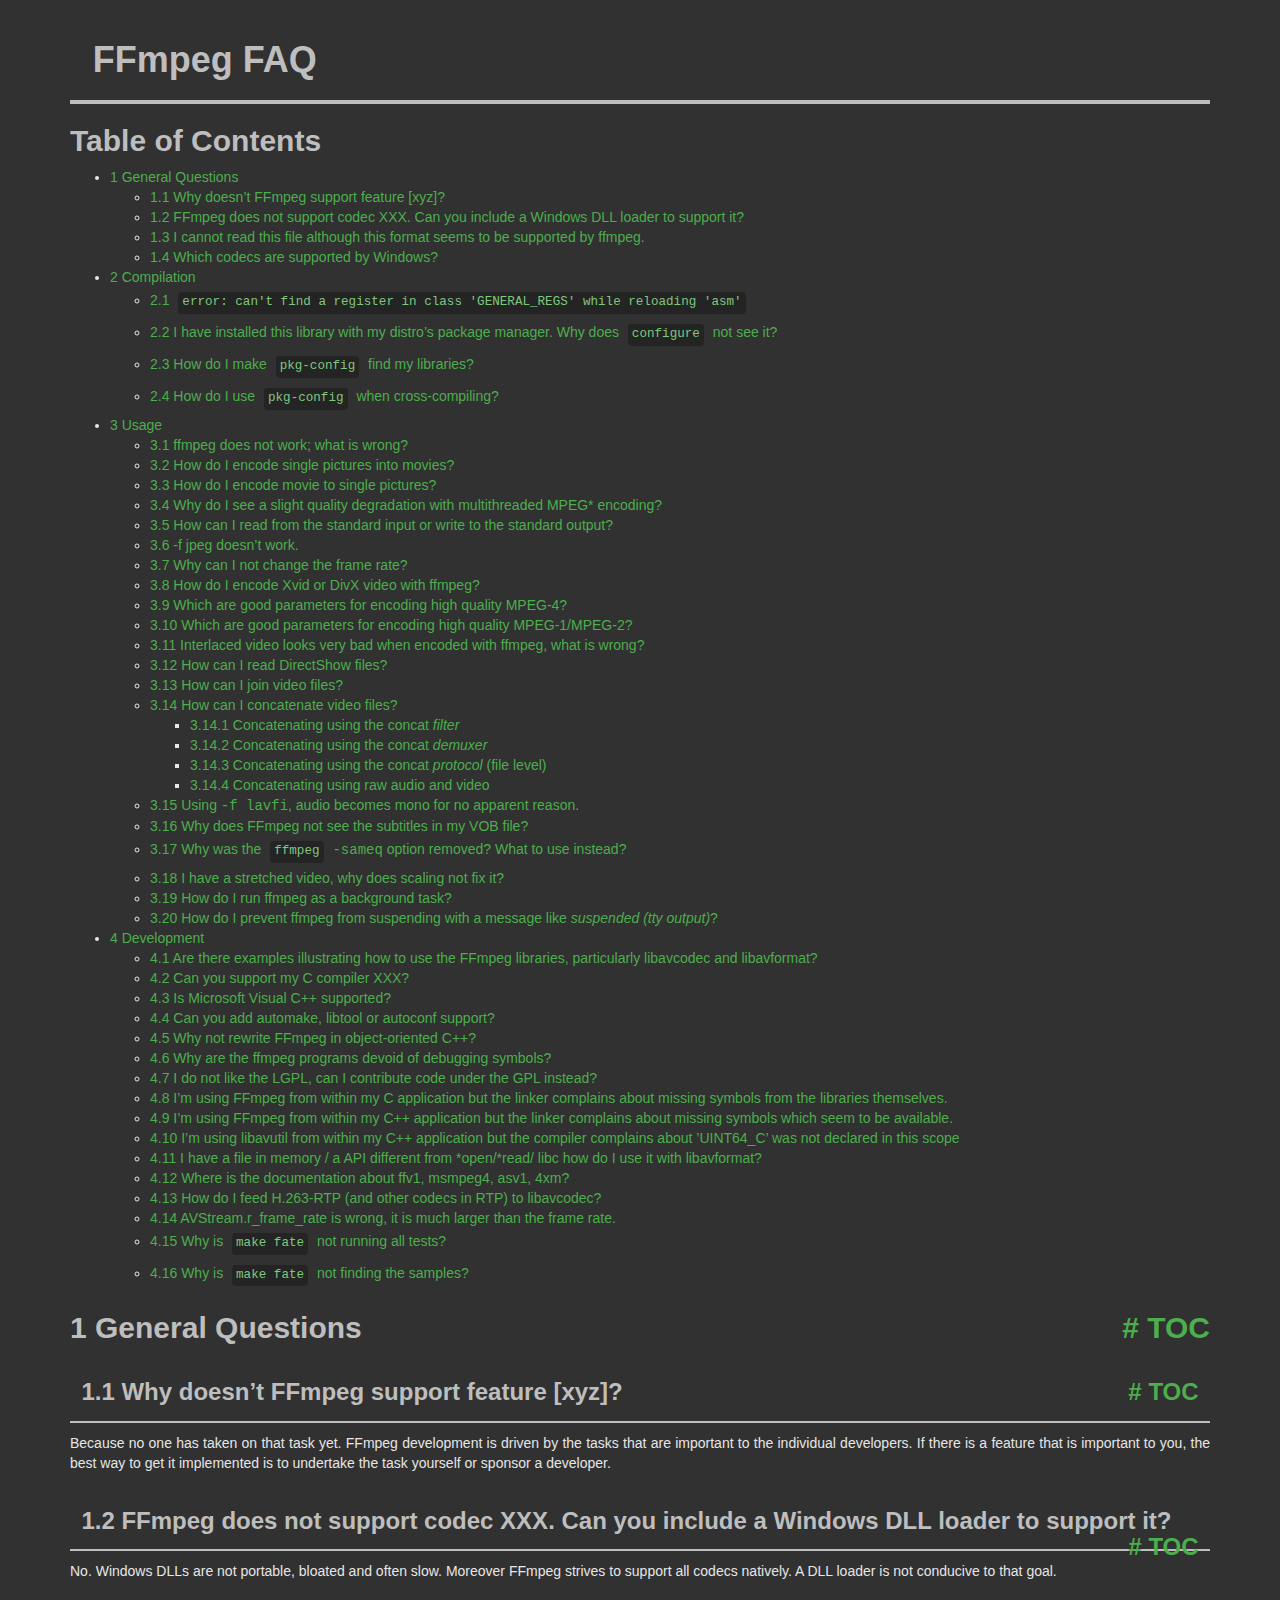
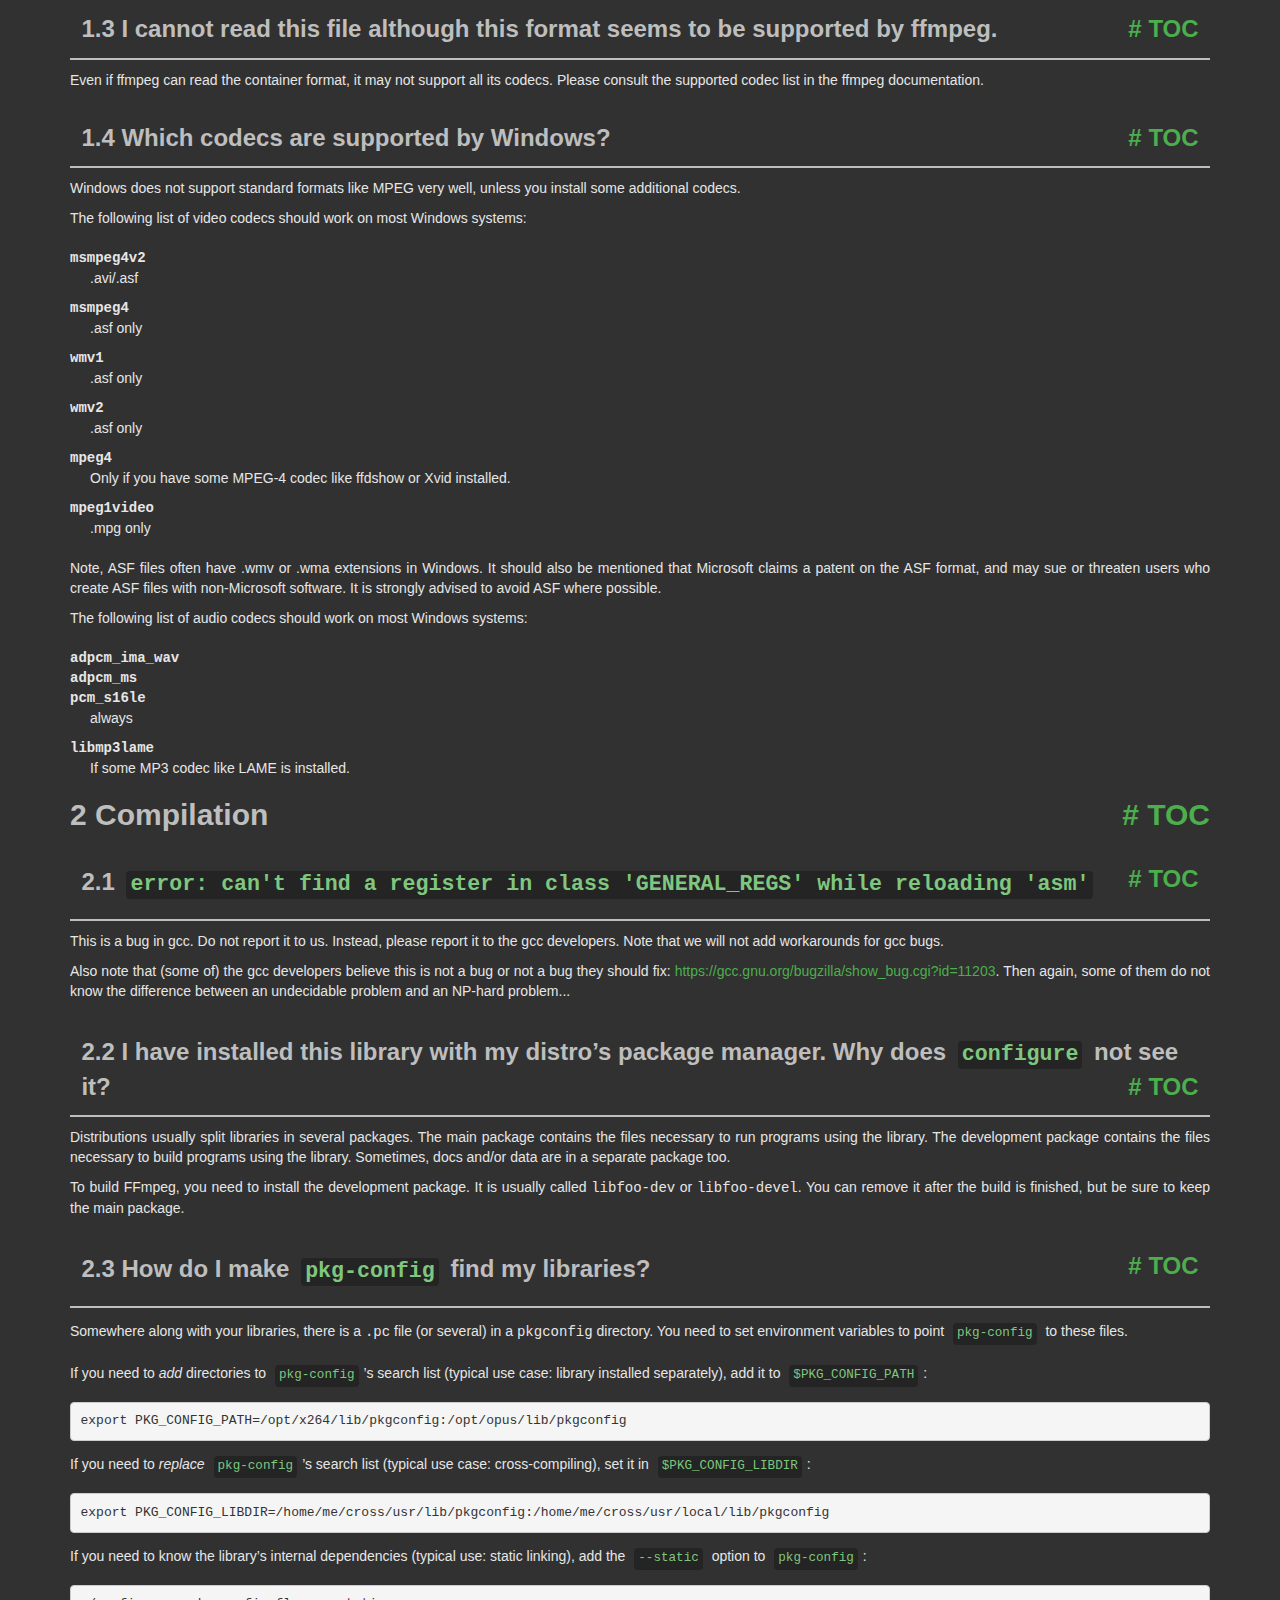
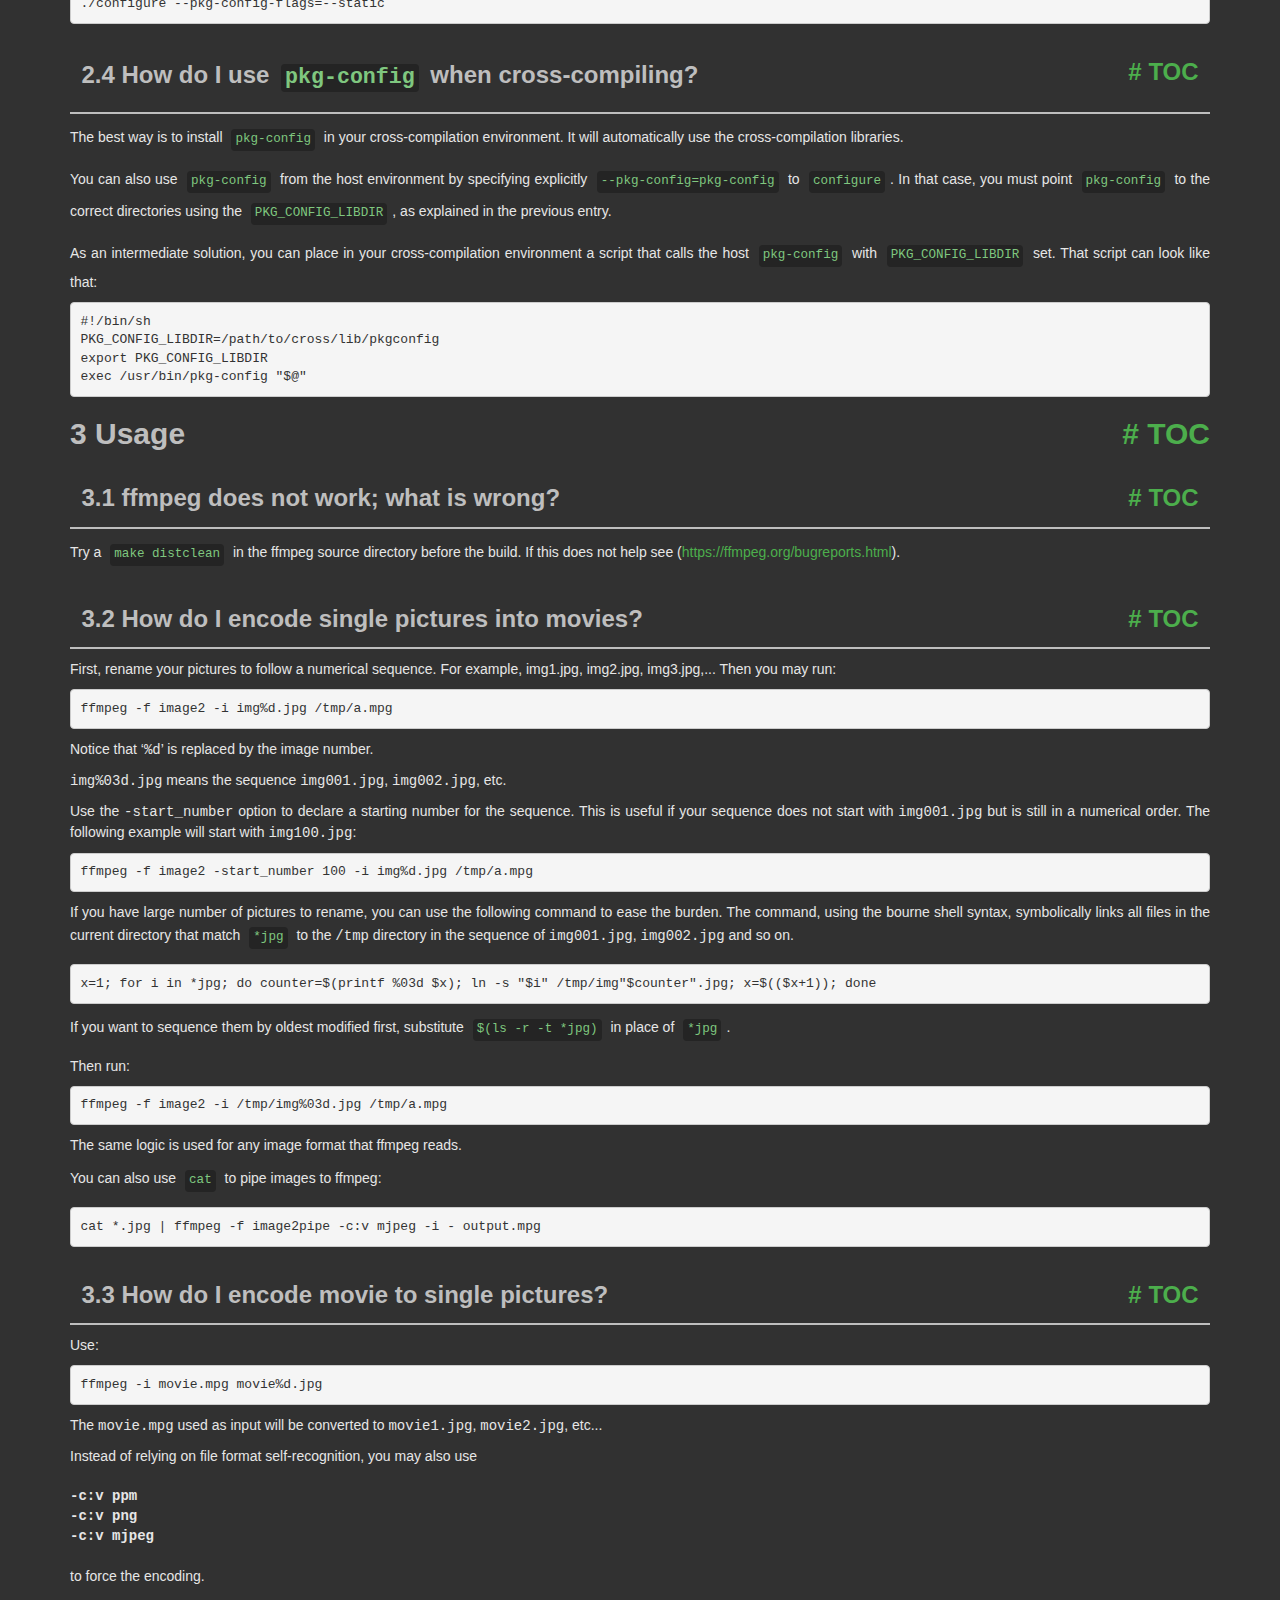
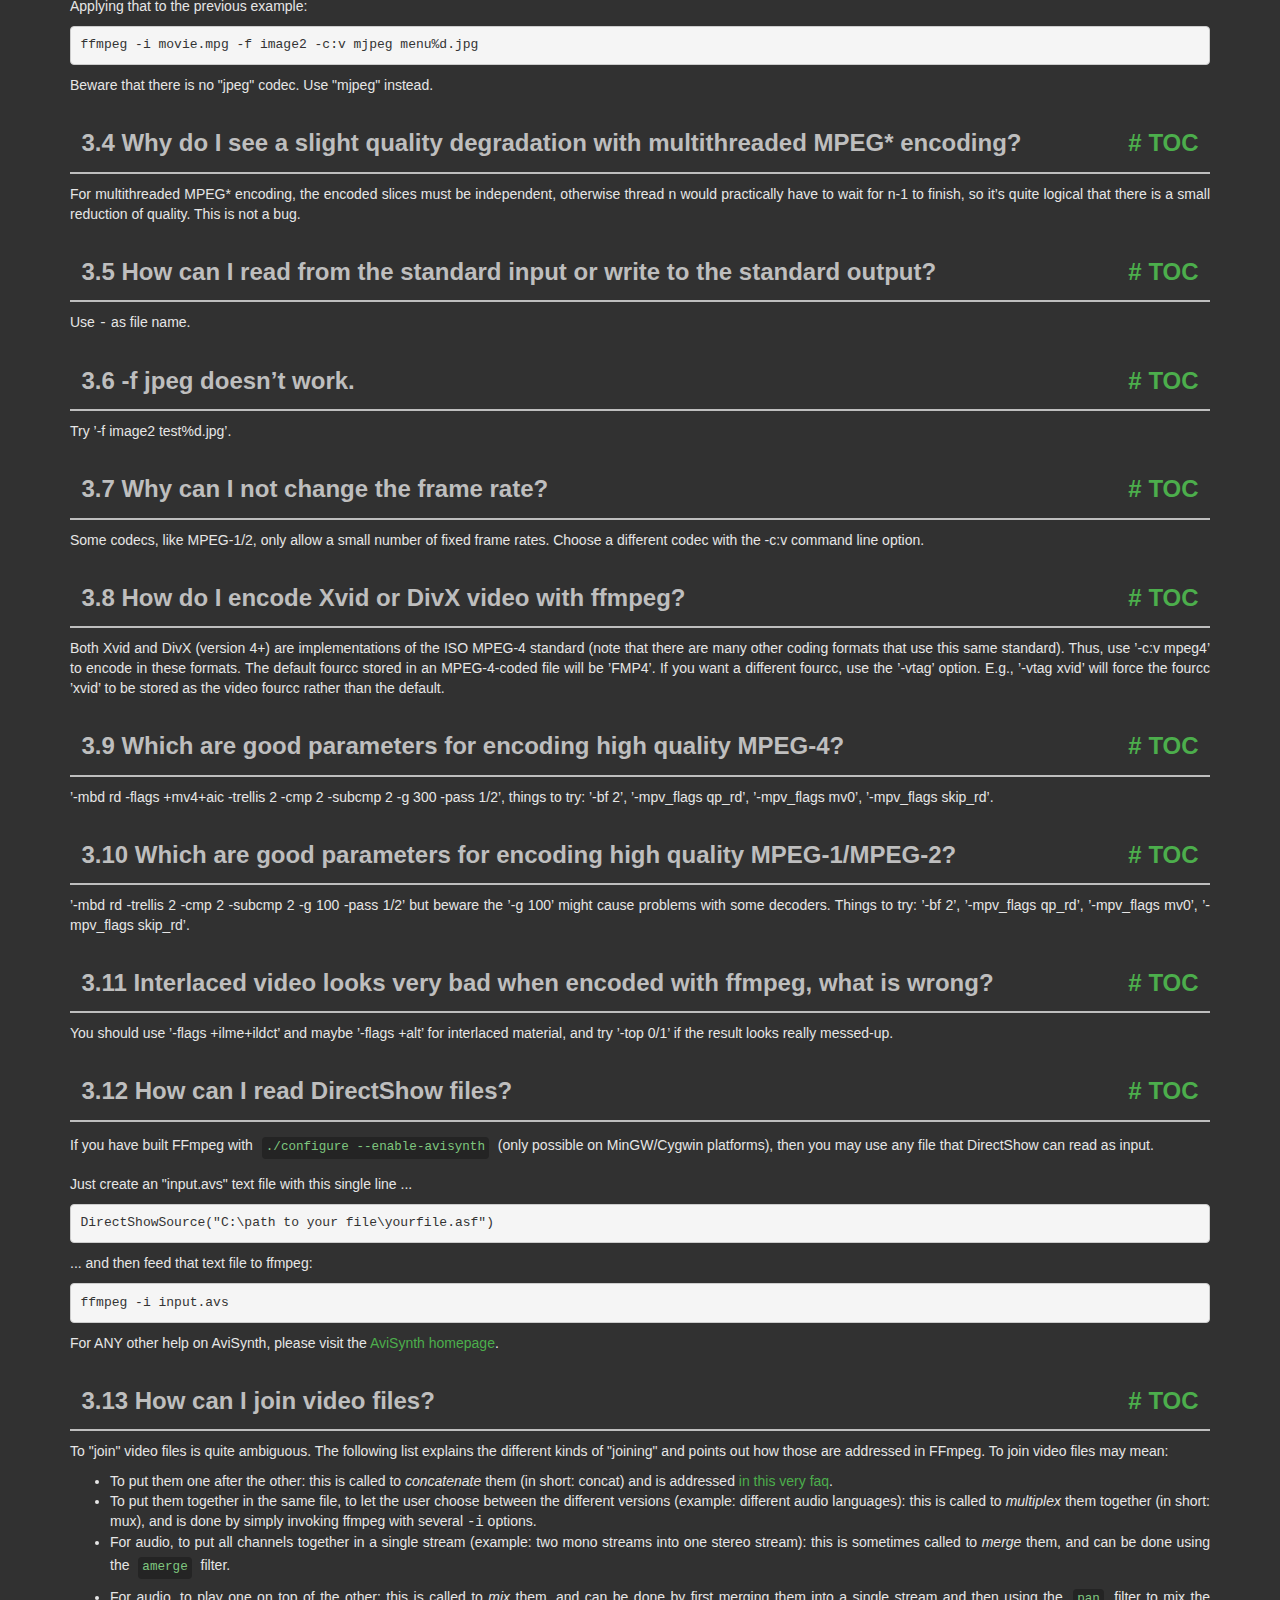
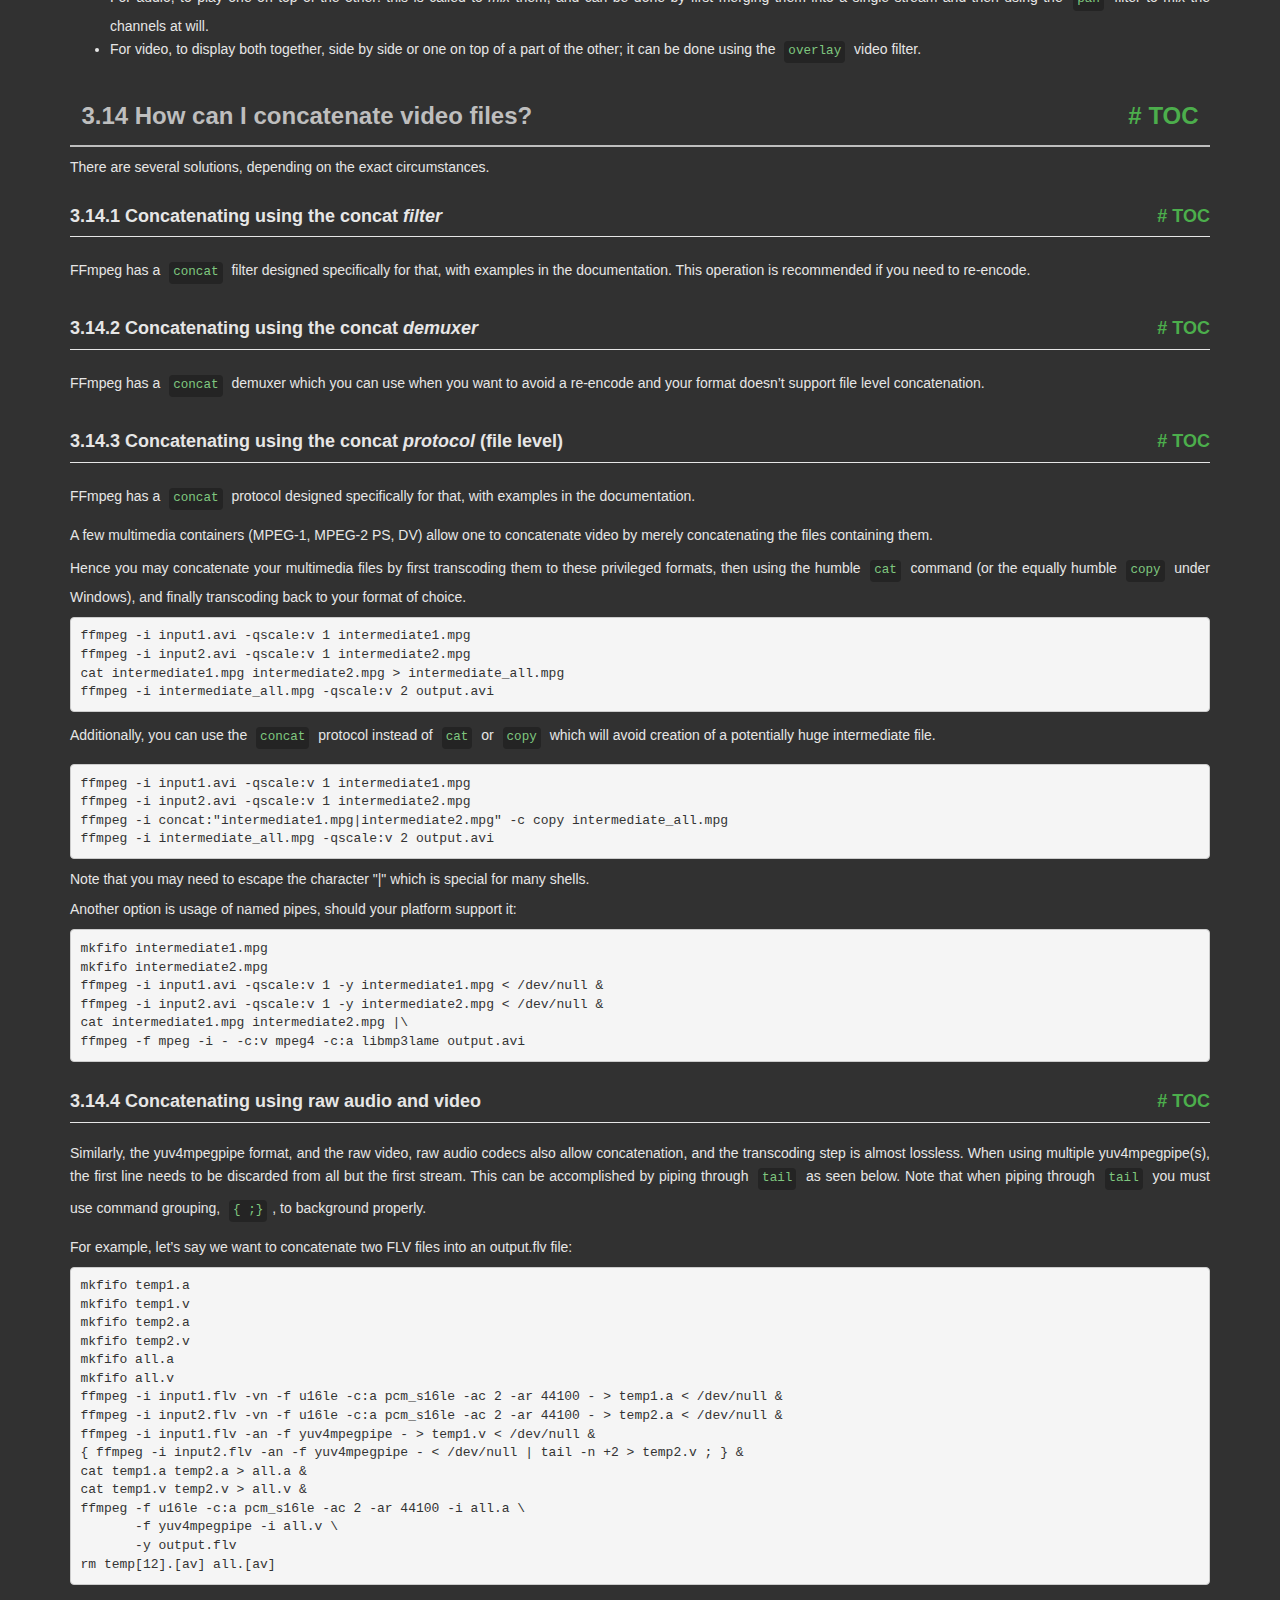
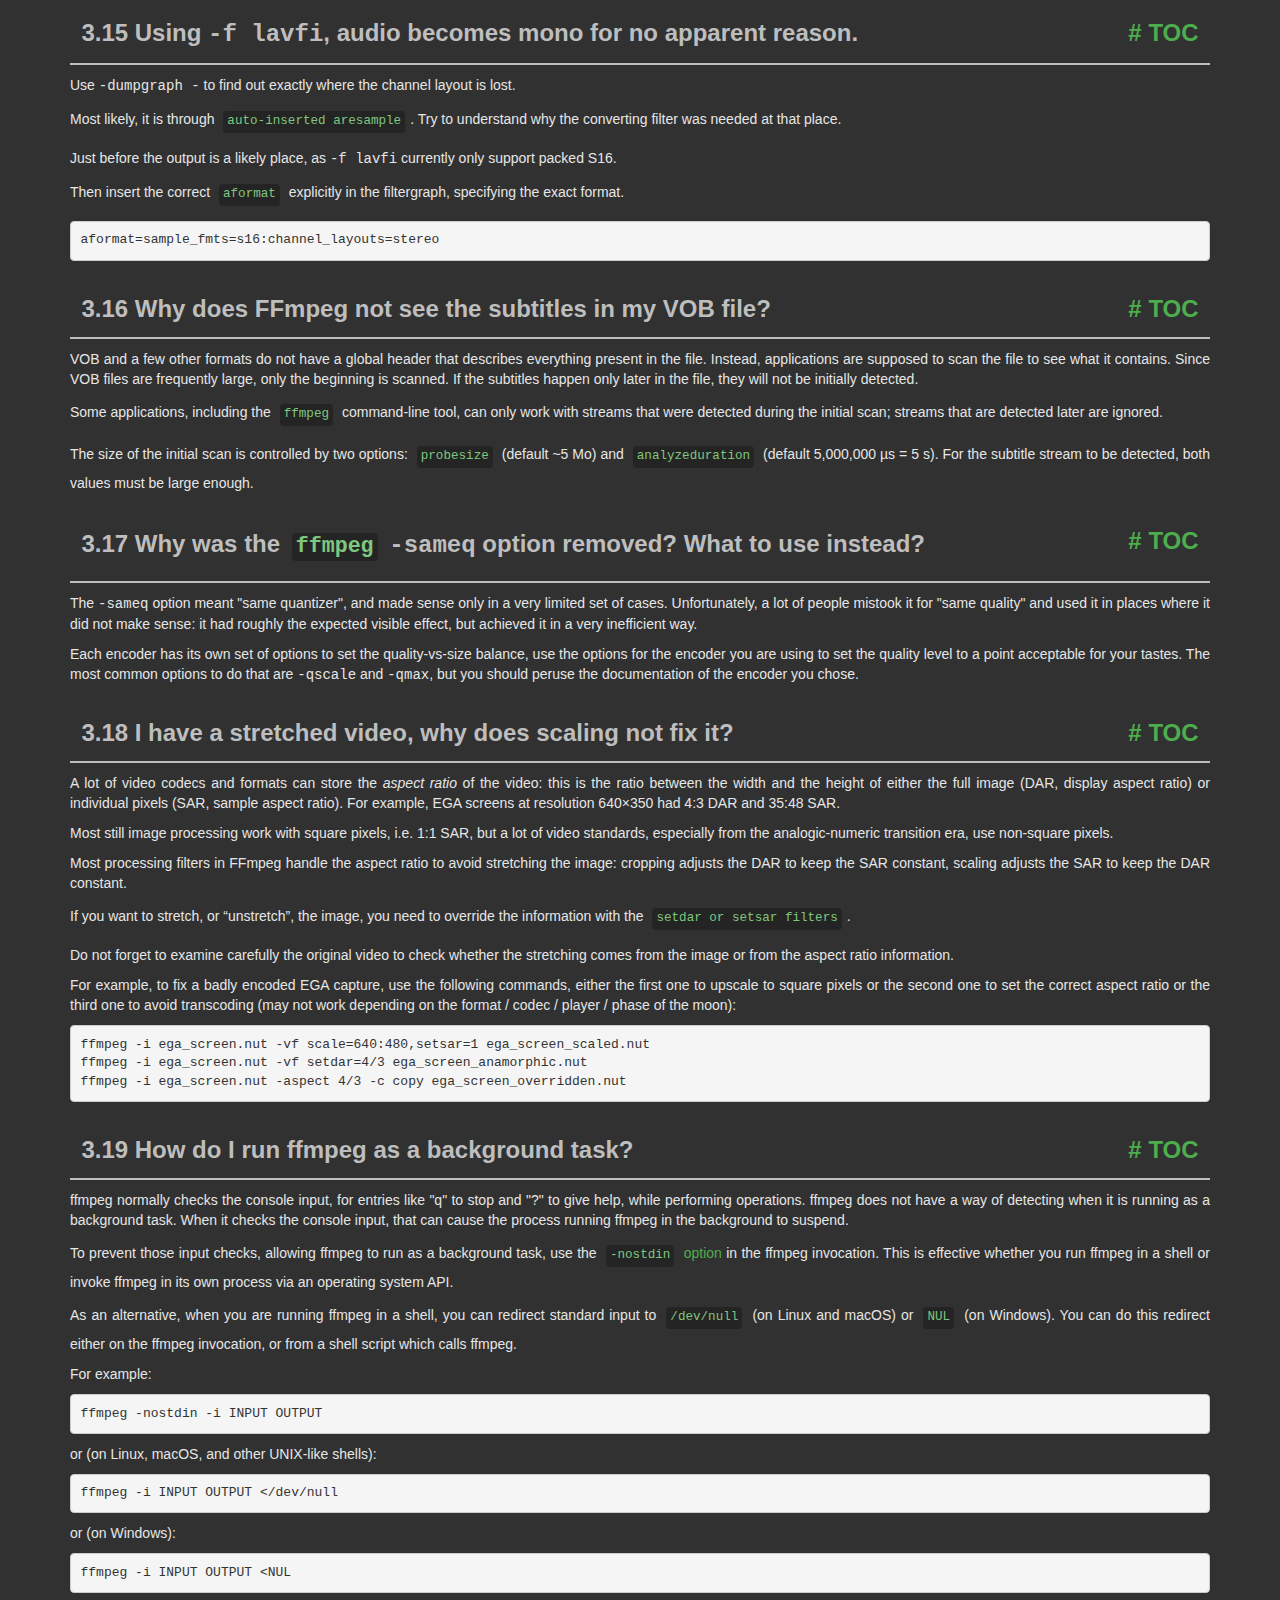
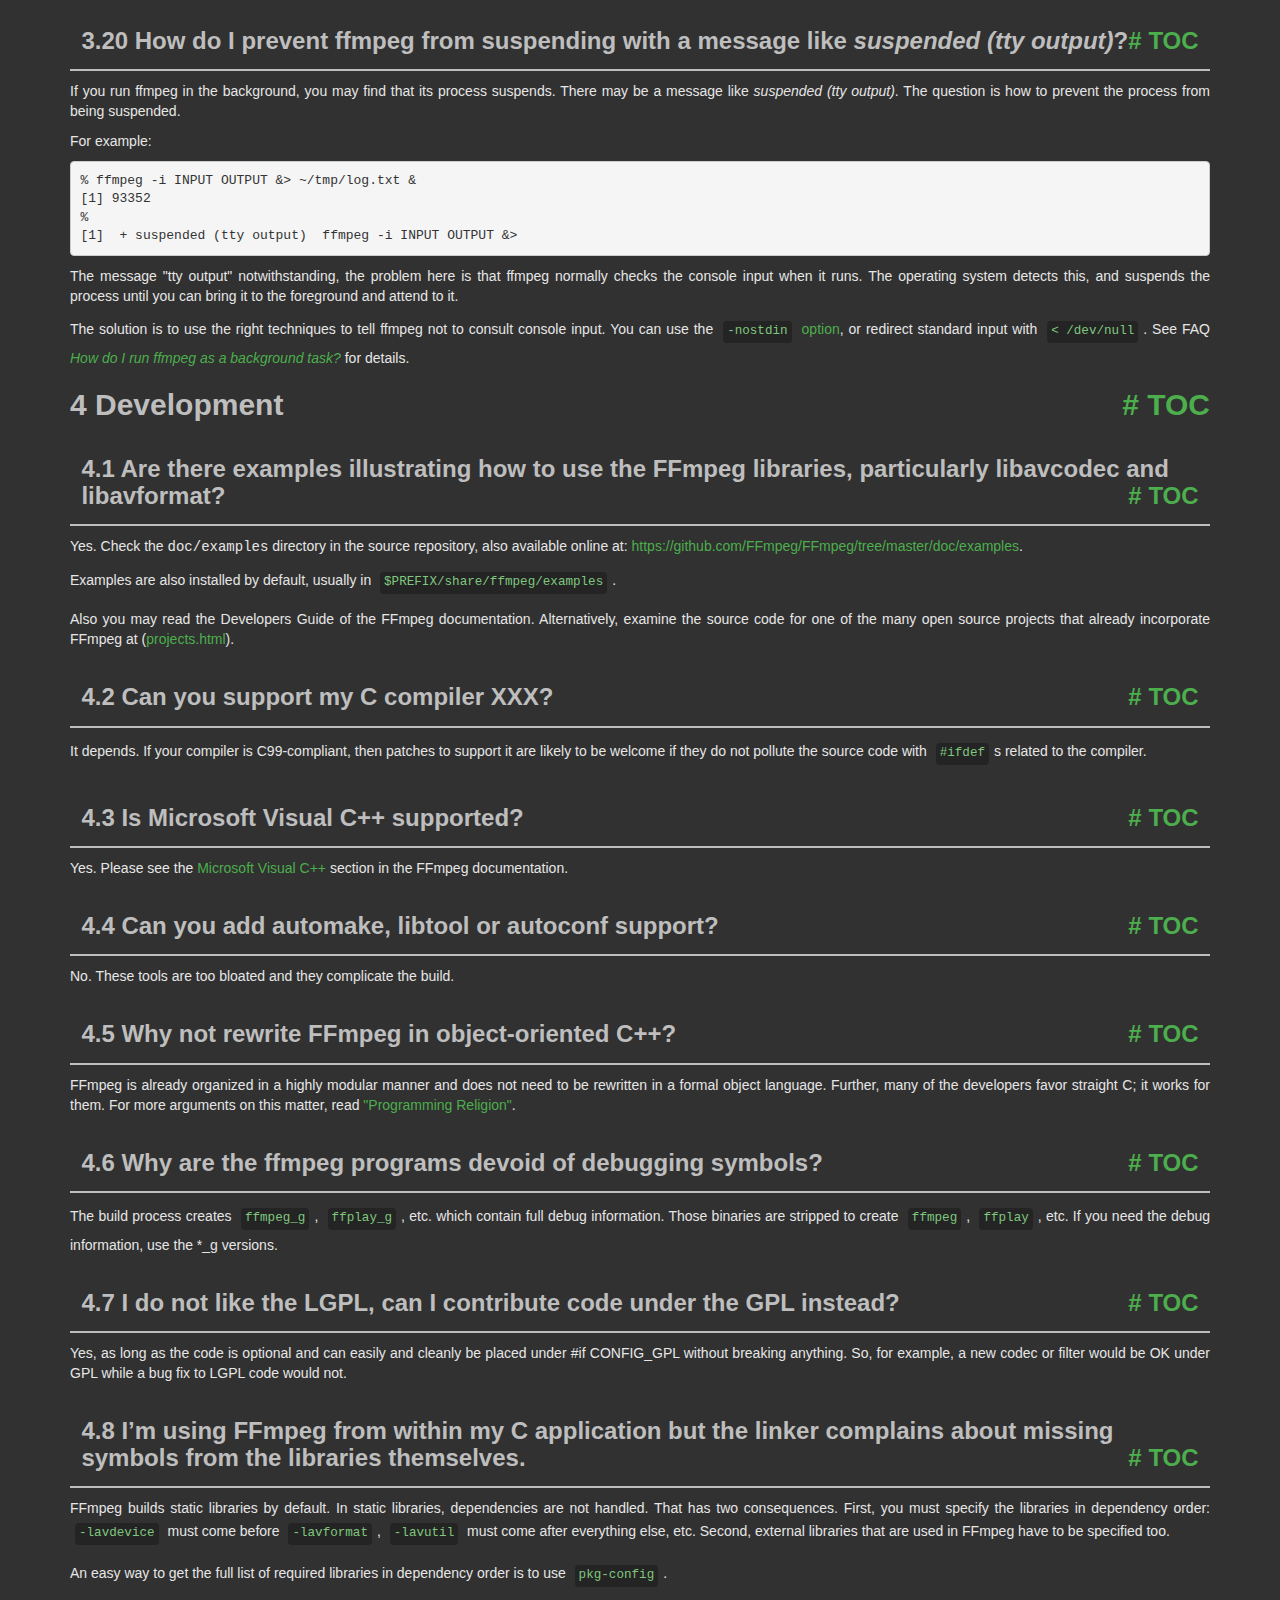
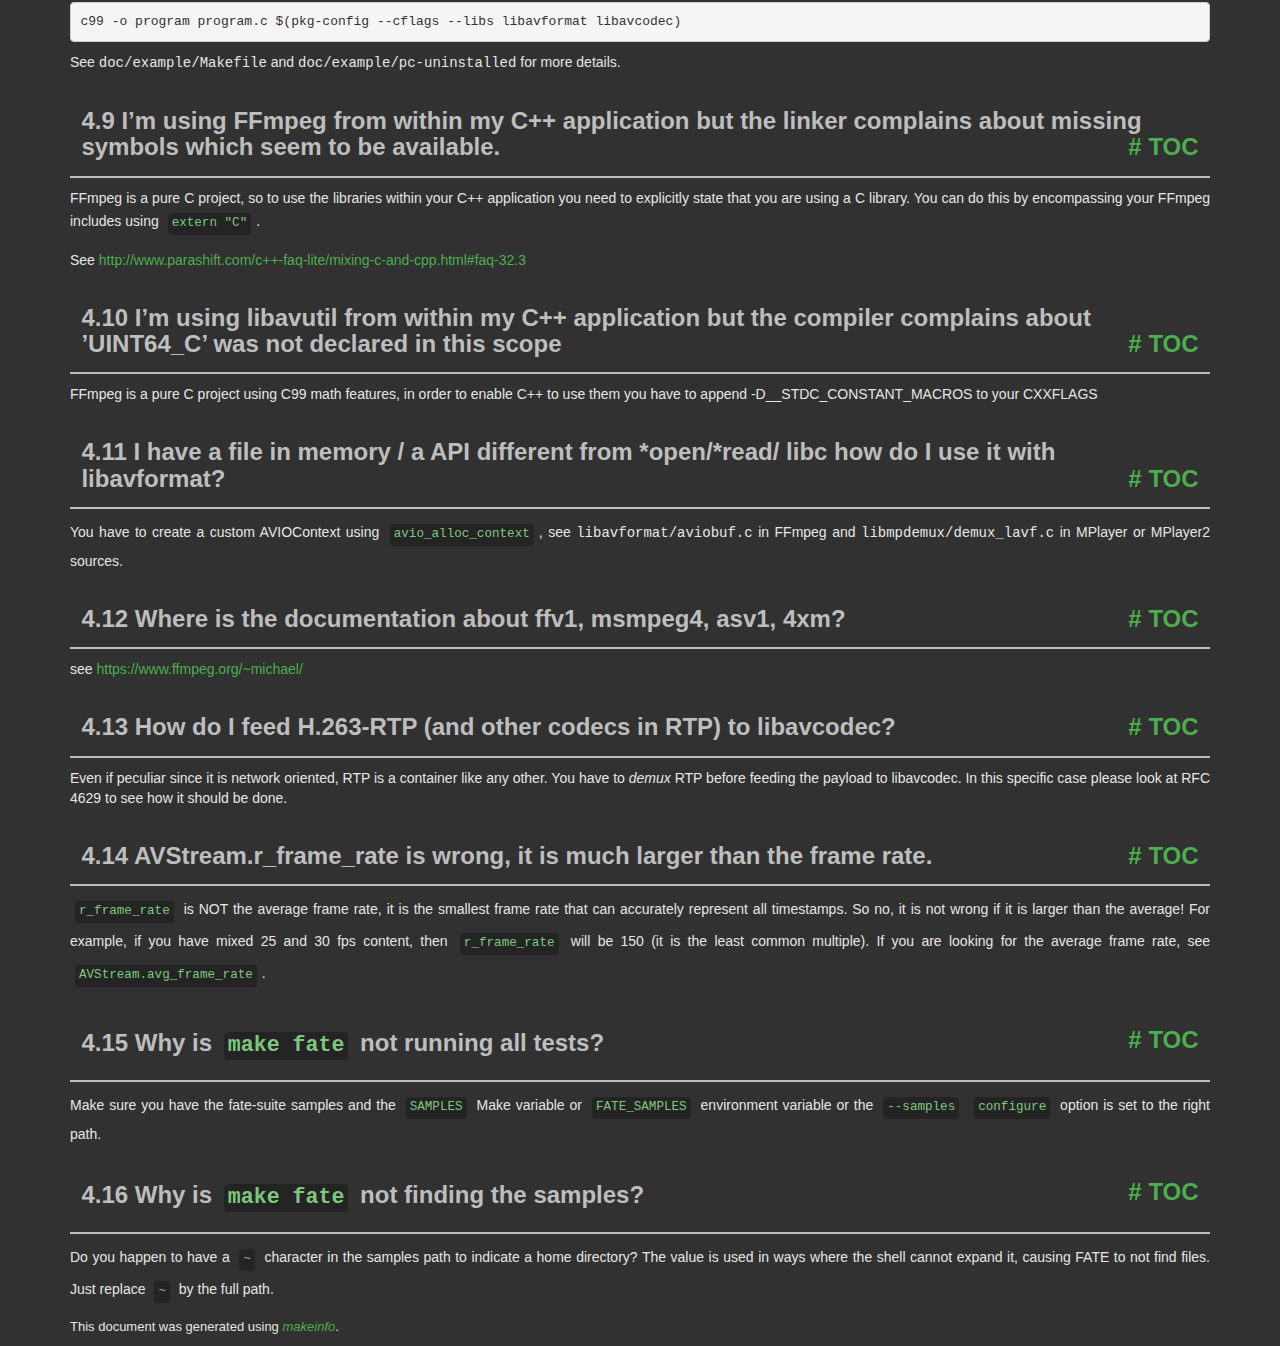
<file: ffmpeg/doc/faq.html>
<!DOCTYPE html PUBLIC "-//W3C//DTD HTML 4.01 Transitional//EN" "http://www.w3.org/TR/html4/loose.dtd">
<html>
<!-- Created by , GNU Texinfo 7.1 -->
  <head>
    <meta charset="utf-8">
    <title>
      FFmpeg FAQ
    </title>
    <meta name="viewport" content="width=device-width,initial-scale=1.0">
    <link rel="stylesheet" type="text/css" href="bootstrap.min.css">
    <link rel="stylesheet" type="text/css" href="style.min.css">
  </head>
  <body>
    <div class="container">
      <h1>
      FFmpeg FAQ
      </h1>


<a name="SEC_Top"></a>

<div class="element-contents" id="SEC_Contents">
<h2 class="contents-heading">Table of Contents</h2>

<div class="contents">

<ul class="toc-numbered-mark">
  <li><a id="toc-General-Questions" href="#General-Questions">1 General Questions</a>
  <ul class="toc-numbered-mark">
    <li><a id="toc-Why-doesn_0027t-FFmpeg-support-feature-_005bxyz_005d_003f" href="#Why-doesn_0027t-FFmpeg-support-feature-_005bxyz_005d_003f">1.1 Why doesn&rsquo;t FFmpeg support feature [xyz]?</a></li>
    <li><a id="toc-FFmpeg-does-not-support-codec-XXX_002e-Can-you-include-a-Windows-DLL-loader-to-support-it_003f" href="#FFmpeg-does-not-support-codec-XXX_002e-Can-you-include-a-Windows-DLL-loader-to-support-it_003f">1.2 FFmpeg does not support codec XXX. Can you include a Windows DLL loader to support it?</a></li>
    <li><a id="toc-I-cannot-read-this-file-although-this-format-seems-to-be-supported-by-ffmpeg_002e" href="#I-cannot-read-this-file-although-this-format-seems-to-be-supported-by-ffmpeg_002e">1.3 I cannot read this file although this format seems to be supported by ffmpeg.</a></li>
    <li><a id="toc-Which-codecs-are-supported-by-Windows_003f" href="#Which-codecs-are-supported-by-Windows_003f">1.4 Which codecs are supported by Windows?</a></li>
  </ul></li>
  <li><a id="toc-Compilation" href="#Compilation">2 Compilation</a>
  <ul class="toc-numbered-mark">
    <li><a id="toc-error_003a-can_0027t-find-a-register-in-class-_0027GENERAL_005fREGS_0027-while-reloading-_0027asm_0027" href="#error_003a-can_0027t-find-a-register-in-class-_0027GENERAL_005fREGS_0027-while-reloading-_0027asm_0027">2.1 <code class="code">error: can't find a register in class 'GENERAL_REGS' while reloading 'asm'</code></a></li>
    <li><a id="toc-I-have-installed-this-library-with-my-distro_0027s-package-manager_002e-Why-does-configure-not-see-it_003f" href="#I-have-installed-this-library-with-my-distro_0027s-package-manager_002e-Why-does-configure-not-see-it_003f">2.2 I have installed this library with my distro&rsquo;s package manager. Why does <code class="command">configure</code> not see it?</a></li>
    <li><a id="toc-How-do-I-make-pkg_002dconfig-find-my-libraries_003f" href="#How-do-I-make-pkg_002dconfig-find-my-libraries_003f">2.3 How do I make <code class="command">pkg-config</code> find my libraries?</a></li>
    <li><a id="toc-How-do-I-use-pkg_002dconfig-when-cross_002dcompiling_003f" href="#How-do-I-use-pkg_002dconfig-when-cross_002dcompiling_003f">2.4 How do I use <code class="command">pkg-config</code> when cross-compiling?</a></li>
  </ul></li>
  <li><a id="toc-Usage" href="#Usage">3 Usage</a>
  <ul class="toc-numbered-mark">
    <li><a id="toc-ffmpeg-does-not-work_003b-what-is-wrong_003f" href="#ffmpeg-does-not-work_003b-what-is-wrong_003f">3.1 ffmpeg does not work; what is wrong?</a></li>
    <li><a id="toc-How-do-I-encode-single-pictures-into-movies_003f" href="#How-do-I-encode-single-pictures-into-movies_003f">3.2 How do I encode single pictures into movies?</a></li>
    <li><a id="toc-How-do-I-encode-movie-to-single-pictures_003f" href="#How-do-I-encode-movie-to-single-pictures_003f">3.3 How do I encode movie to single pictures?</a></li>
    <li><a id="toc-Why-do-I-see-a-slight-quality-degradation-with-multithreaded-MPEG_002a-encoding_003f" href="#Why-do-I-see-a-slight-quality-degradation-with-multithreaded-MPEG_002a-encoding_003f">3.4 Why do I see a slight quality degradation with multithreaded MPEG* encoding?</a></li>
    <li><a id="toc-How-can-I-read-from-the-standard-input-or-write-to-the-standard-output_003f" href="#How-can-I-read-from-the-standard-input-or-write-to-the-standard-output_003f">3.5 How can I read from the standard input or write to the standard output?</a></li>
    <li><a id="toc-_002df-jpeg-doesn_0027t-work_002e" href="#g_t_002df-jpeg-doesn_0027t-work_002e">3.6 -f jpeg doesn&rsquo;t work.</a></li>
    <li><a id="toc-Why-can-I-not-change-the-frame-rate_003f" href="#Why-can-I-not-change-the-frame-rate_003f">3.7 Why can I not change the frame rate?</a></li>
    <li><a id="toc-How-do-I-encode-Xvid-or-DivX-video-with-ffmpeg_003f" href="#How-do-I-encode-Xvid-or-DivX-video-with-ffmpeg_003f">3.8 How do I encode Xvid or DivX video with ffmpeg?</a></li>
    <li><a id="toc-Which-are-good-parameters-for-encoding-high-quality-MPEG_002d4_003f" href="#Which-are-good-parameters-for-encoding-high-quality-MPEG_002d4_003f">3.9 Which are good parameters for encoding high quality MPEG-4?</a></li>
    <li><a id="toc-Which-are-good-parameters-for-encoding-high-quality-MPEG_002d1_002fMPEG_002d2_003f" href="#Which-are-good-parameters-for-encoding-high-quality-MPEG_002d1_002fMPEG_002d2_003f">3.10 Which are good parameters for encoding high quality MPEG-1/MPEG-2?</a></li>
    <li><a id="toc-Interlaced-video-looks-very-bad-when-encoded-with-ffmpeg_002c-what-is-wrong_003f" href="#Interlaced-video-looks-very-bad-when-encoded-with-ffmpeg_002c-what-is-wrong_003f">3.11 Interlaced video looks very bad when encoded with ffmpeg, what is wrong?</a></li>
    <li><a id="toc-How-can-I-read-DirectShow-files_003f" href="#How-can-I-read-DirectShow-files_003f">3.12 How can I read DirectShow files?</a></li>
    <li><a id="toc-How-can-I-join-video-files_003f" href="#How-can-I-join-video-files_003f">3.13 How can I join video files?</a></li>
    <li><a id="toc-How-can-I-concatenate-video-files_003f" href="#How-can-I-concatenate-video-files_003f">3.14 How can I concatenate video files?</a>
    <ul class="toc-numbered-mark">
      <li><a id="toc-Concatenating-using-the-concat-filter" href="#Concatenating-using-the-concat-filter">3.14.1 Concatenating using the concat <em class="emph">filter</em></a></li>
      <li><a id="toc-Concatenating-using-the-concat-demuxer" href="#Concatenating-using-the-concat-demuxer">3.14.2 Concatenating using the concat <em class="emph">demuxer</em></a></li>
      <li><a id="toc-Concatenating-using-the-concat-protocol-_0028file-level_0029" href="#Concatenating-using-the-concat-protocol-_0028file-level_0029">3.14.3 Concatenating using the concat <em class="emph">protocol</em> (file level)</a></li>
      <li><a id="toc-Concatenating-using-raw-audio-and-video" href="#Concatenating-using-raw-audio-and-video">3.14.4 Concatenating using raw audio and video</a></li>
    </ul></li>
    <li><a id="toc-Using-_002df-lavfi_002c-audio-becomes-mono-for-no-apparent-reason_002e" href="#Using-_002df-lavfi_002c-audio-becomes-mono-for-no-apparent-reason_002e">3.15 Using <samp class="option">-f lavfi</samp>, audio becomes mono for no apparent reason.</a></li>
    <li><a id="toc-Why-does-FFmpeg-not-see-the-subtitles-in-my-VOB-file_003f" href="#Why-does-FFmpeg-not-see-the-subtitles-in-my-VOB-file_003f">3.16 Why does FFmpeg not see the subtitles in my VOB file?</a></li>
    <li><a id="toc-Why-was-the-ffmpeg-_002dsameq-option-removed_003f-What-to-use-instead_003f" href="#Why-was-the-ffmpeg-_002dsameq-option-removed_003f-What-to-use-instead_003f">3.17 Why was the <code class="command">ffmpeg</code> <samp class="option">-sameq</samp> option removed? What to use instead?</a></li>
    <li><a id="toc-I-have-a-stretched-video_002c-why-does-scaling-not-fix-it_003f" href="#I-have-a-stretched-video_002c-why-does-scaling-not-fix-it_003f">3.18 I have a stretched video, why does scaling not fix it?</a></li>
    <li><a id="toc-How-do-I-run-ffmpeg-as-a-background-task_003f" href="#How-do-I-run-ffmpeg-as-a-background-task_003f">3.19 How do I run ffmpeg as a background task?</a></li>
    <li><a id="toc-How-do-I-prevent-ffmpeg-from-suspending-with-a-message-like-suspended-_0028tty-output_0029_003f" href="#How-do-I-prevent-ffmpeg-from-suspending-with-a-message-like-suspended-_0028tty-output_0029_003f">3.20 How do I prevent ffmpeg from suspending with a message like <em class="emph">suspended (tty output)</em>?</a></li>
  </ul></li>
  <li><a id="toc-Development" href="#Development">4 Development</a>
  <ul class="toc-numbered-mark">
    <li><a id="toc-Are-there-examples-illustrating-how-to-use-the-FFmpeg-libraries_002c-particularly-libavcodec-and-libavformat_003f" href="#Are-there-examples-illustrating-how-to-use-the-FFmpeg-libraries_002c-particularly-libavcodec-and-libavformat_003f">4.1 Are there examples illustrating how to use the FFmpeg libraries, particularly libavcodec and libavformat?</a></li>
    <li><a id="toc-Can-you-support-my-C-compiler-XXX_003f" href="#Can-you-support-my-C-compiler-XXX_003f">4.2 Can you support my C compiler XXX?</a></li>
    <li><a id="toc-Is-Microsoft-Visual-C_002b_002b-supported_003f" href="#Is-Microsoft-Visual-C_002b_002b-supported_003f">4.3 Is Microsoft Visual C++ supported?</a></li>
    <li><a id="toc-Can-you-add-automake_002c-libtool-or-autoconf-support_003f" href="#Can-you-add-automake_002c-libtool-or-autoconf-support_003f">4.4 Can you add automake, libtool or autoconf support?</a></li>
    <li><a id="toc-Why-not-rewrite-FFmpeg-in-object_002doriented-C_002b_002b_003f" href="#Why-not-rewrite-FFmpeg-in-object_002doriented-C_002b_002b_003f">4.5 Why not rewrite FFmpeg in object-oriented C++?</a></li>
    <li><a id="toc-Why-are-the-ffmpeg-programs-devoid-of-debugging-symbols_003f" href="#Why-are-the-ffmpeg-programs-devoid-of-debugging-symbols_003f">4.6 Why are the ffmpeg programs devoid of debugging symbols?</a></li>
    <li><a id="toc-I-do-not-like-the-LGPL_002c-can-I-contribute-code-under-the-GPL-instead_003f" href="#I-do-not-like-the-LGPL_002c-can-I-contribute-code-under-the-GPL-instead_003f">4.7 I do not like the LGPL, can I contribute code under the GPL instead?</a></li>
    <li><a id="toc-I_0027m-using-FFmpeg-from-within-my-C-application-but-the-linker-complains-about-missing-symbols-from-the-libraries-themselves_002e" href="#I_0027m-using-FFmpeg-from-within-my-C-application-but-the-linker-complains-about-missing-symbols-from-the-libraries-themselves_002e">4.8 I&rsquo;m using FFmpeg from within my C application but the linker complains about missing symbols from the libraries themselves.</a></li>
    <li><a id="toc-I_0027m-using-FFmpeg-from-within-my-C_002b_002b-application-but-the-linker-complains-about-missing-symbols-which-seem-to-be-available_002e" href="#I_0027m-using-FFmpeg-from-within-my-C_002b_002b-application-but-the-linker-complains-about-missing-symbols-which-seem-to-be-available_002e">4.9 I&rsquo;m using FFmpeg from within my C++ application but the linker complains about missing symbols which seem to be available.</a></li>
    <li><a id="toc-I_0027m-using-libavutil-from-within-my-C_002b_002b-application-but-the-compiler-complains-about-_0027UINT64_005fC_0027-was-not-declared-in-this-scope" href="#I_0027m-using-libavutil-from-within-my-C_002b_002b-application-but-the-compiler-complains-about-_0027UINT64_005fC_0027-was-not-declared-in-this-scope">4.10 I&rsquo;m using libavutil from within my C++ application but the compiler complains about &rsquo;UINT64_C&rsquo; was not declared in this scope</a></li>
    <li><a id="toc-I-have-a-file-in-memory-_002f-a-API-different-from-_002aopen_002f_002aread_002f-libc-how-do-I-use-it-with-libavformat_003f" href="#I-have-a-file-in-memory-_002f-a-API-different-from-_002aopen_002f_002aread_002f-libc-how-do-I-use-it-with-libavformat_003f">4.11 I have a file in memory / a API different from *open/*read/ libc how do I use it with libavformat?</a></li>
    <li><a id="toc-Where-is-the-documentation-about-ffv1_002c-msmpeg4_002c-asv1_002c-4xm_003f" href="#Where-is-the-documentation-about-ffv1_002c-msmpeg4_002c-asv1_002c-4xm_003f">4.12 Where is the documentation about ffv1, msmpeg4, asv1, 4xm?</a></li>
    <li><a id="toc-How-do-I-feed-H_002e263_002dRTP-_0028and-other-codecs-in-RTP_0029-to-libavcodec_003f" href="#How-do-I-feed-H_002e263_002dRTP-_0028and-other-codecs-in-RTP_0029-to-libavcodec_003f">4.13 How do I feed H.263-RTP (and other codecs in RTP) to libavcodec?</a></li>
    <li><a id="toc-AVStream_002er_005fframe_005frate-is-wrong_002c-it-is-much-larger-than-the-frame-rate_002e" href="#AVStream_002er_005fframe_005frate-is-wrong_002c-it-is-much-larger-than-the-frame-rate_002e">4.14 AVStream.r_frame_rate is wrong, it is much larger than the frame rate.</a></li>
    <li><a id="toc-Why-is-make-fate-not-running-all-tests_003f" href="#Why-is-make-fate-not-running-all-tests_003f">4.15 Why is <code class="code">make fate</code> not running all tests?</a></li>
    <li><a id="toc-Why-is-make-fate-not-finding-the-samples_003f" href="#Why-is-make-fate-not-finding-the-samples_003f">4.16 Why is <code class="code">make fate</code> not finding the samples?</a></li>
  </ul></li>
</ul>
</div>
</div>

<a name="General-Questions"></a>
<h2 class="chapter">1 General Questions<span class="pull-right"><a class="anchor hidden-xs" href="#General-Questions" aria-hidden="true">#</a> <a class="anchor hidden-xs"href="#toc-General-Questions" aria-hidden="true">TOC</a></span></h2>

<a name="Why-doesn_0027t-FFmpeg-support-feature-_005bxyz_005d_003f"></a>
<h3 class="section">1.1 Why doesn&rsquo;t FFmpeg support feature [xyz]?<span class="pull-right"><a class="anchor hidden-xs" href="#Why-doesn_0027t-FFmpeg-support-feature-_005bxyz_005d_003f" aria-hidden="true">#</a> <a class="anchor hidden-xs"href="#toc-Why-doesn_0027t-FFmpeg-support-feature-_005bxyz_005d_003f" aria-hidden="true">TOC</a></span></h3>

<p>Because no one has taken on that task yet. FFmpeg development is
driven by the tasks that are important to the individual developers.
If there is a feature that is important to you, the best way to get
it implemented is to undertake the task yourself or sponsor a developer.
</p>
<a name="FFmpeg-does-not-support-codec-XXX_002e-Can-you-include-a-Windows-DLL-loader-to-support-it_003f"></a>
<h3 class="section">1.2 FFmpeg does not support codec XXX. Can you include a Windows DLL loader to support it?<span class="pull-right"><a class="anchor hidden-xs" href="#FFmpeg-does-not-support-codec-XXX_002e-Can-you-include-a-Windows-DLL-loader-to-support-it_003f" aria-hidden="true">#</a> <a class="anchor hidden-xs"href="#toc-FFmpeg-does-not-support-codec-XXX_002e-Can-you-include-a-Windows-DLL-loader-to-support-it_003f" aria-hidden="true">TOC</a></span></h3>

<p>No. Windows DLLs are not portable, bloated and often slow.
Moreover FFmpeg strives to support all codecs natively.
A DLL loader is not conducive to that goal.
</p>
<a name="I-cannot-read-this-file-although-this-format-seems-to-be-supported-by-ffmpeg_002e"></a>
<h3 class="section">1.3 I cannot read this file although this format seems to be supported by ffmpeg.<span class="pull-right"><a class="anchor hidden-xs" href="#I-cannot-read-this-file-although-this-format-seems-to-be-supported-by-ffmpeg_002e" aria-hidden="true">#</a> <a class="anchor hidden-xs"href="#toc-I-cannot-read-this-file-although-this-format-seems-to-be-supported-by-ffmpeg_002e" aria-hidden="true">TOC</a></span></h3>

<p>Even if ffmpeg can read the container format, it may not support all its
codecs. Please consult the supported codec list in the ffmpeg
documentation.
</p>
<a name="Which-codecs-are-supported-by-Windows_003f"></a>
<h3 class="section">1.4 Which codecs are supported by Windows?<span class="pull-right"><a class="anchor hidden-xs" href="#Which-codecs-are-supported-by-Windows_003f" aria-hidden="true">#</a> <a class="anchor hidden-xs"href="#toc-Which-codecs-are-supported-by-Windows_003f" aria-hidden="true">TOC</a></span></h3>

<p>Windows does not support standard formats like MPEG very well, unless you
install some additional codecs.
</p>
<p>The following list of video codecs should work on most Windows systems:
</p><dl class="table">
<dt><samp class="option">msmpeg4v2</samp></dt>
<dd><p>.avi/.asf
</p></dd>
<dt><samp class="option">msmpeg4</samp></dt>
<dd><p>.asf only
</p></dd>
<dt><samp class="option">wmv1</samp></dt>
<dd><p>.asf only
</p></dd>
<dt><samp class="option">wmv2</samp></dt>
<dd><p>.asf only
</p></dd>
<dt><samp class="option">mpeg4</samp></dt>
<dd><p>Only if you have some MPEG-4 codec like ffdshow or Xvid installed.
</p></dd>
<dt><samp class="option">mpeg1video</samp></dt>
<dd><p>.mpg only
</p></dd>
</dl>
<p>Note, ASF files often have .wmv or .wma extensions in Windows. It should also
be mentioned that Microsoft claims a patent on the ASF format, and may sue
or threaten users who create ASF files with non-Microsoft software. It is
strongly advised to avoid ASF where possible.
</p>
<p>The following list of audio codecs should work on most Windows systems:
</p><dl class="table">
<dt><samp class="option">adpcm_ima_wav</samp></dt>
<dt><samp class="option">adpcm_ms</samp></dt>
<dt><samp class="option">pcm_s16le</samp></dt>
<dd><p>always
</p></dd>
<dt><samp class="option">libmp3lame</samp></dt>
<dd><p>If some MP3 codec like LAME is installed.
</p></dd>
</dl>


<a name="Compilation"></a>
<h2 class="chapter">2 Compilation<span class="pull-right"><a class="anchor hidden-xs" href="#Compilation" aria-hidden="true">#</a> <a class="anchor hidden-xs"href="#toc-Compilation" aria-hidden="true">TOC</a></span></h2>

<a name="error_003a-can_0027t-find-a-register-in-class-_0027GENERAL_005fREGS_0027-while-reloading-_0027asm_0027"></a>
<h3 class="section">2.1 <code class="code">error: can't find a register in class 'GENERAL_REGS' while reloading 'asm'</code><span class="pull-right"><a class="anchor hidden-xs" href="#error_003a-can_0027t-find-a-register-in-class-_0027GENERAL_005fREGS_0027-while-reloading-_0027asm_0027" aria-hidden="true">#</a> <a class="anchor hidden-xs"href="#toc-error_003a-can_0027t-find-a-register-in-class-_0027GENERAL_005fREGS_0027-while-reloading-_0027asm_0027" aria-hidden="true">TOC</a></span></h3>

<p>This is a bug in gcc. Do not report it to us. Instead, please report it to
the gcc developers. Note that we will not add workarounds for gcc bugs.
</p>
<p>Also note that (some of) the gcc developers believe this is not a bug or
not a bug they should fix:
<a class="url" href="https://gcc.gnu.org/bugzilla/show_bug.cgi?id=11203">https://gcc.gnu.org/bugzilla/show_bug.cgi?id=11203</a>.
Then again, some of them do not know the difference between an undecidable
problem and an NP-hard problem...
</p>
<a name="I-have-installed-this-library-with-my-distro_0027s-package-manager_002e-Why-does-configure-not-see-it_003f"></a>
<h3 class="section">2.2 I have installed this library with my distro&rsquo;s package manager. Why does <code class="command">configure</code> not see it?<span class="pull-right"><a class="anchor hidden-xs" href="#I-have-installed-this-library-with-my-distro_0027s-package-manager_002e-Why-does-configure-not-see-it_003f" aria-hidden="true">#</a> <a class="anchor hidden-xs"href="#toc-I-have-installed-this-library-with-my-distro_0027s-package-manager_002e-Why-does-configure-not-see-it_003f" aria-hidden="true">TOC</a></span></h3>

<p>Distributions usually split libraries in several packages. The main package
contains the files necessary to run programs using the library. The
development package contains the files necessary to build programs using the
library. Sometimes, docs and/or data are in a separate package too.
</p>
<p>To build FFmpeg, you need to install the development package. It is usually
called <samp class="file">libfoo-dev</samp> or <samp class="file">libfoo-devel</samp>. You can remove it after the
build is finished, but be sure to keep the main package.
</p>
<a name="How-do-I-make-pkg_002dconfig-find-my-libraries_003f"></a>
<h3 class="section">2.3 How do I make <code class="command">pkg-config</code> find my libraries?<span class="pull-right"><a class="anchor hidden-xs" href="#How-do-I-make-pkg_002dconfig-find-my-libraries_003f" aria-hidden="true">#</a> <a class="anchor hidden-xs"href="#toc-How-do-I-make-pkg_002dconfig-find-my-libraries_003f" aria-hidden="true">TOC</a></span></h3>

<p>Somewhere along with your libraries, there is a <samp class="file">.pc</samp> file (or several)
in a <samp class="file">pkgconfig</samp> directory. You need to set environment variables to
point <code class="command">pkg-config</code> to these files.
</p>
<p>If you need to <em class="emph">add</em> directories to <code class="command">pkg-config</code>&rsquo;s search list
(typical use case: library installed separately), add it to
<code class="code">$PKG_CONFIG_PATH</code>:
</p>
<div class="example">
<pre class="example-preformatted">export PKG_CONFIG_PATH=/opt/x264/lib/pkgconfig:/opt/opus/lib/pkgconfig
</pre></div>

<p>If you need to <em class="emph">replace</em> <code class="command">pkg-config</code>&rsquo;s search list
(typical use case: cross-compiling), set it in
<code class="code">$PKG_CONFIG_LIBDIR</code>:
</p>
<div class="example">
<pre class="example-preformatted">export PKG_CONFIG_LIBDIR=/home/me/cross/usr/lib/pkgconfig:/home/me/cross/usr/local/lib/pkgconfig
</pre></div>

<p>If you need to know the library&rsquo;s internal dependencies (typical use: static
linking), add the <code class="code">--static</code> option to <code class="command">pkg-config</code>:
</p>
<div class="example">
<pre class="example-preformatted">./configure --pkg-config-flags=--static
</pre></div>

<a name="How-do-I-use-pkg_002dconfig-when-cross_002dcompiling_003f"></a>
<h3 class="section">2.4 How do I use <code class="command">pkg-config</code> when cross-compiling?<span class="pull-right"><a class="anchor hidden-xs" href="#How-do-I-use-pkg_002dconfig-when-cross_002dcompiling_003f" aria-hidden="true">#</a> <a class="anchor hidden-xs"href="#toc-How-do-I-use-pkg_002dconfig-when-cross_002dcompiling_003f" aria-hidden="true">TOC</a></span></h3>

<p>The best way is to install <code class="command">pkg-config</code> in your cross-compilation
environment. It will automatically use the cross-compilation libraries.
</p>
<p>You can also use <code class="command">pkg-config</code> from the host environment by
specifying explicitly <code class="code">--pkg-config=pkg-config</code> to <code class="command">configure</code>.
In that case, you must point <code class="command">pkg-config</code> to the correct directories
using the <code class="code">PKG_CONFIG_LIBDIR</code>, as explained in the previous entry.
</p>
<p>As an intermediate solution, you can place in your cross-compilation
environment a script that calls the host <code class="command">pkg-config</code> with
<code class="code">PKG_CONFIG_LIBDIR</code> set. That script can look like that:
</p>
<div class="example">
<pre class="example-preformatted">#!/bin/sh
PKG_CONFIG_LIBDIR=/path/to/cross/lib/pkgconfig
export PKG_CONFIG_LIBDIR
exec /usr/bin/pkg-config &quot;$@&quot;
</pre></div>

<a name="Usage"></a>
<h2 class="chapter">3 Usage<span class="pull-right"><a class="anchor hidden-xs" href="#Usage" aria-hidden="true">#</a> <a class="anchor hidden-xs"href="#toc-Usage" aria-hidden="true">TOC</a></span></h2>

<a name="ffmpeg-does-not-work_003b-what-is-wrong_003f"></a>
<h3 class="section">3.1 ffmpeg does not work; what is wrong?<span class="pull-right"><a class="anchor hidden-xs" href="#ffmpeg-does-not-work_003b-what-is-wrong_003f" aria-hidden="true">#</a> <a class="anchor hidden-xs"href="#toc-ffmpeg-does-not-work_003b-what-is-wrong_003f" aria-hidden="true">TOC</a></span></h3>

<p>Try a <code class="code">make distclean</code> in the ffmpeg source directory before the build.
If this does not help see
(<a class="url" href="https://ffmpeg.org/bugreports.html">https://ffmpeg.org/bugreports.html</a>).
</p>
<a name="How-do-I-encode-single-pictures-into-movies_003f"></a>
<h3 class="section">3.2 How do I encode single pictures into movies?<span class="pull-right"><a class="anchor hidden-xs" href="#How-do-I-encode-single-pictures-into-movies_003f" aria-hidden="true">#</a> <a class="anchor hidden-xs"href="#toc-How-do-I-encode-single-pictures-into-movies_003f" aria-hidden="true">TOC</a></span></h3>

<p>First, rename your pictures to follow a numerical sequence.
For example, img1.jpg, img2.jpg, img3.jpg,...
Then you may run:
</p>
<div class="example">
<pre class="example-preformatted">ffmpeg -f image2 -i img%d.jpg /tmp/a.mpg
</pre></div>

<p>Notice that &lsquo;<samp class="samp">%d</samp>&rsquo; is replaced by the image number.
</p>
<p><samp class="file">img%03d.jpg</samp> means the sequence <samp class="file">img001.jpg</samp>, <samp class="file">img002.jpg</samp>, etc.
</p>
<p>Use the <samp class="option">-start_number</samp> option to declare a starting number for
the sequence. This is useful if your sequence does not start with
<samp class="file">img001.jpg</samp> but is still in a numerical order. The following
example will start with <samp class="file">img100.jpg</samp>:
</p>
<div class="example">
<pre class="example-preformatted">ffmpeg -f image2 -start_number 100 -i img%d.jpg /tmp/a.mpg
</pre></div>

<p>If you have large number of pictures to rename, you can use the
following command to ease the burden. The command, using the bourne
shell syntax, symbolically links all files in the current directory
that match <code class="code">*jpg</code> to the <samp class="file">/tmp</samp> directory in the sequence of
<samp class="file">img001.jpg</samp>, <samp class="file">img002.jpg</samp> and so on.
</p>
<div class="example">
<pre class="example-preformatted">x=1; for i in *jpg; do counter=$(printf %03d $x); ln -s &quot;$i&quot; /tmp/img&quot;$counter&quot;.jpg; x=$(($x+1)); done
</pre></div>

<p>If you want to sequence them by oldest modified first, substitute
<code class="code">$(ls -r -t *jpg)</code> in place of <code class="code">*jpg</code>.
</p>
<p>Then run:
</p>
<div class="example">
<pre class="example-preformatted">ffmpeg -f image2 -i /tmp/img%03d.jpg /tmp/a.mpg
</pre></div>

<p>The same logic is used for any image format that ffmpeg reads.
</p>
<p>You can also use <code class="command">cat</code> to pipe images to ffmpeg:
</p>
<div class="example">
<pre class="example-preformatted">cat *.jpg | ffmpeg -f image2pipe -c:v mjpeg -i - output.mpg
</pre></div>

<a name="How-do-I-encode-movie-to-single-pictures_003f"></a>
<h3 class="section">3.3 How do I encode movie to single pictures?<span class="pull-right"><a class="anchor hidden-xs" href="#How-do-I-encode-movie-to-single-pictures_003f" aria-hidden="true">#</a> <a class="anchor hidden-xs"href="#toc-How-do-I-encode-movie-to-single-pictures_003f" aria-hidden="true">TOC</a></span></h3>

<p>Use:
</p>
<div class="example">
<pre class="example-preformatted">ffmpeg -i movie.mpg movie%d.jpg
</pre></div>

<p>The <samp class="file">movie.mpg</samp> used as input will be converted to
<samp class="file">movie1.jpg</samp>, <samp class="file">movie2.jpg</samp>, etc...
</p>
<p>Instead of relying on file format self-recognition, you may also use
</p><dl class="table">
<dt><samp class="option">-c:v ppm</samp></dt>
<dt><samp class="option">-c:v png</samp></dt>
<dt><samp class="option">-c:v mjpeg</samp></dt>
</dl>
<p>to force the encoding.
</p>
<p>Applying that to the previous example:
</p><div class="example">
<pre class="example-preformatted">ffmpeg -i movie.mpg -f image2 -c:v mjpeg menu%d.jpg
</pre></div>

<p>Beware that there is no &quot;jpeg&quot; codec. Use &quot;mjpeg&quot; instead.
</p>
<a name="Why-do-I-see-a-slight-quality-degradation-with-multithreaded-MPEG_002a-encoding_003f"></a>
<h3 class="section">3.4 Why do I see a slight quality degradation with multithreaded MPEG* encoding?<span class="pull-right"><a class="anchor hidden-xs" href="#Why-do-I-see-a-slight-quality-degradation-with-multithreaded-MPEG_002a-encoding_003f" aria-hidden="true">#</a> <a class="anchor hidden-xs"href="#toc-Why-do-I-see-a-slight-quality-degradation-with-multithreaded-MPEG_002a-encoding_003f" aria-hidden="true">TOC</a></span></h3>

<p>For multithreaded MPEG* encoding, the encoded slices must be independent,
otherwise thread n would practically have to wait for n-1 to finish, so it&rsquo;s
quite logical that there is a small reduction of quality. This is not a bug.
</p>
<a name="How-can-I-read-from-the-standard-input-or-write-to-the-standard-output_003f"></a>
<h3 class="section">3.5 How can I read from the standard input or write to the standard output?<span class="pull-right"><a class="anchor hidden-xs" href="#How-can-I-read-from-the-standard-input-or-write-to-the-standard-output_003f" aria-hidden="true">#</a> <a class="anchor hidden-xs"href="#toc-How-can-I-read-from-the-standard-input-or-write-to-the-standard-output_003f" aria-hidden="true">TOC</a></span></h3>

<p>Use <samp class="file">-</samp> as file name.
</p>
<a name="g_t_002df-jpeg-doesn_0027t-work_002e"></a>
<h3 class="section">3.6 -f jpeg doesn&rsquo;t work.<span class="pull-right"><a class="anchor hidden-xs" href="#_002df-jpeg-doesn_0027t-work_002e" aria-hidden="true">#</a> <a class="anchor hidden-xs"href="#toc-_002df-jpeg-doesn_0027t-work_002e" aria-hidden="true">TOC</a></span></h3>

<p>Try &rsquo;-f image2 test%d.jpg&rsquo;.
</p>
<a name="Why-can-I-not-change-the-frame-rate_003f"></a>
<h3 class="section">3.7 Why can I not change the frame rate?<span class="pull-right"><a class="anchor hidden-xs" href="#Why-can-I-not-change-the-frame-rate_003f" aria-hidden="true">#</a> <a class="anchor hidden-xs"href="#toc-Why-can-I-not-change-the-frame-rate_003f" aria-hidden="true">TOC</a></span></h3>

<p>Some codecs, like MPEG-1/2, only allow a small number of fixed frame rates.
Choose a different codec with the -c:v command line option.
</p>
<a name="How-do-I-encode-Xvid-or-DivX-video-with-ffmpeg_003f"></a>
<h3 class="section">3.8 How do I encode Xvid or DivX video with ffmpeg?<span class="pull-right"><a class="anchor hidden-xs" href="#How-do-I-encode-Xvid-or-DivX-video-with-ffmpeg_003f" aria-hidden="true">#</a> <a class="anchor hidden-xs"href="#toc-How-do-I-encode-Xvid-or-DivX-video-with-ffmpeg_003f" aria-hidden="true">TOC</a></span></h3>

<p>Both Xvid and DivX (version 4+) are implementations of the ISO MPEG-4
standard (note that there are many other coding formats that use this
same standard). Thus, use &rsquo;-c:v mpeg4&rsquo; to encode in these formats. The
default fourcc stored in an MPEG-4-coded file will be &rsquo;FMP4&rsquo;. If you want
a different fourcc, use the &rsquo;-vtag&rsquo; option. E.g., &rsquo;-vtag xvid&rsquo; will
force the fourcc &rsquo;xvid&rsquo; to be stored as the video fourcc rather than the
default.
</p>
<a name="Which-are-good-parameters-for-encoding-high-quality-MPEG_002d4_003f"></a>
<h3 class="section">3.9 Which are good parameters for encoding high quality MPEG-4?<span class="pull-right"><a class="anchor hidden-xs" href="#Which-are-good-parameters-for-encoding-high-quality-MPEG_002d4_003f" aria-hidden="true">#</a> <a class="anchor hidden-xs"href="#toc-Which-are-good-parameters-for-encoding-high-quality-MPEG_002d4_003f" aria-hidden="true">TOC</a></span></h3>

<p>&rsquo;-mbd rd -flags +mv4+aic -trellis 2 -cmp 2 -subcmp 2 -g 300 -pass 1/2&rsquo;,
things to try: &rsquo;-bf 2&rsquo;, &rsquo;-mpv_flags qp_rd&rsquo;, &rsquo;-mpv_flags mv0&rsquo;, &rsquo;-mpv_flags skip_rd&rsquo;.
</p>
<a name="Which-are-good-parameters-for-encoding-high-quality-MPEG_002d1_002fMPEG_002d2_003f"></a>
<h3 class="section">3.10 Which are good parameters for encoding high quality MPEG-1/MPEG-2?<span class="pull-right"><a class="anchor hidden-xs" href="#Which-are-good-parameters-for-encoding-high-quality-MPEG_002d1_002fMPEG_002d2_003f" aria-hidden="true">#</a> <a class="anchor hidden-xs"href="#toc-Which-are-good-parameters-for-encoding-high-quality-MPEG_002d1_002fMPEG_002d2_003f" aria-hidden="true">TOC</a></span></h3>

<p>&rsquo;-mbd rd -trellis 2 -cmp 2 -subcmp 2 -g 100 -pass 1/2&rsquo;
but beware the &rsquo;-g 100&rsquo; might cause problems with some decoders.
Things to try: &rsquo;-bf 2&rsquo;, &rsquo;-mpv_flags qp_rd&rsquo;, &rsquo;-mpv_flags mv0&rsquo;, &rsquo;-mpv_flags skip_rd&rsquo;.
</p>
<a name="Interlaced-video-looks-very-bad-when-encoded-with-ffmpeg_002c-what-is-wrong_003f"></a>
<h3 class="section">3.11 Interlaced video looks very bad when encoded with ffmpeg, what is wrong?<span class="pull-right"><a class="anchor hidden-xs" href="#Interlaced-video-looks-very-bad-when-encoded-with-ffmpeg_002c-what-is-wrong_003f" aria-hidden="true">#</a> <a class="anchor hidden-xs"href="#toc-Interlaced-video-looks-very-bad-when-encoded-with-ffmpeg_002c-what-is-wrong_003f" aria-hidden="true">TOC</a></span></h3>

<p>You should use &rsquo;-flags +ilme+ildct&rsquo; and maybe &rsquo;-flags +alt&rsquo; for interlaced
material, and try &rsquo;-top 0/1&rsquo; if the result looks really messed-up.
</p>
<a name="How-can-I-read-DirectShow-files_003f"></a>
<h3 class="section">3.12 How can I read DirectShow files?<span class="pull-right"><a class="anchor hidden-xs" href="#How-can-I-read-DirectShow-files_003f" aria-hidden="true">#</a> <a class="anchor hidden-xs"href="#toc-How-can-I-read-DirectShow-files_003f" aria-hidden="true">TOC</a></span></h3>

<p>If you have built FFmpeg with <code class="code">./configure --enable-avisynth</code>
(only possible on MinGW/Cygwin platforms),
then you may use any file that DirectShow can read as input.
</p>
<p>Just create an &quot;input.avs&quot; text file with this single line ...
</p><div class="example">
<pre class="example-preformatted">DirectShowSource(&quot;C:\path to your file\yourfile.asf&quot;)
</pre></div>
<p>... and then feed that text file to ffmpeg:
</p><div class="example">
<pre class="example-preformatted">ffmpeg -i input.avs
</pre></div>

<p>For ANY other help on AviSynth, please visit the
<a class="uref" href="http://www.avisynth.org/">AviSynth homepage</a>.
</p>
<a name="How-can-I-join-video-files_003f"></a>
<h3 class="section">3.13 How can I join video files?<span class="pull-right"><a class="anchor hidden-xs" href="#How-can-I-join-video-files_003f" aria-hidden="true">#</a> <a class="anchor hidden-xs"href="#toc-How-can-I-join-video-files_003f" aria-hidden="true">TOC</a></span></h3>

<p>To &quot;join&quot; video files is quite ambiguous. The following list explains the
different kinds of &quot;joining&quot; and points out how those are addressed in
FFmpeg. To join video files may mean:
</p>
<ul class="itemize mark-bullet">
<li>To put them one after the other: this is called to <em class="emph">concatenate</em> them
(in short: concat) and is addressed
<a class="ref" href="#How-can-I-concatenate-video-files">in this very faq</a>.

</li><li>To put them together in the same file, to let the user choose between the
different versions (example: different audio languages): this is called to
<em class="emph">multiplex</em> them together (in short: mux), and is done by simply
invoking ffmpeg with several <samp class="option">-i</samp> options.

</li><li>For audio, to put all channels together in a single stream (example: two
mono streams into one stereo stream): this is sometimes called to
<em class="emph">merge</em> them, and can be done using the
<a class="url" href="ffmpeg-filters.html#amerge"><code class="code">amerge</code></a> filter.

</li><li>For audio, to play one on top of the other: this is called to <em class="emph">mix</em>
them, and can be done by first merging them into a single stream and then
using the <a class="url" href="ffmpeg-filters.html#pan"><code class="code">pan</code></a> filter to mix
the channels at will.

</li><li>For video, to display both together, side by side or one on top of a part of
the other; it can be done using the
<a class="url" href="ffmpeg-filters.html#overlay"><code class="code">overlay</code></a> video filter.

</li></ul>

<a class="anchor" id="How-can-I-concatenate-video-files"></a><a name="How-can-I-concatenate-video-files_003f"></a>
<h3 class="section">3.14 How can I concatenate video files?<span class="pull-right"><a class="anchor hidden-xs" href="#How-can-I-concatenate-video-files_003f" aria-hidden="true">#</a> <a class="anchor hidden-xs"href="#toc-How-can-I-concatenate-video-files_003f" aria-hidden="true">TOC</a></span></h3>

<p>There are several solutions, depending on the exact circumstances.
</p>
<a name="Concatenating-using-the-concat-filter"></a>
<h4 class="subsection">3.14.1 Concatenating using the concat <em class="emph">filter</em><span class="pull-right"><a class="anchor hidden-xs" href="#Concatenating-using-the-concat-filter" aria-hidden="true">#</a> <a class="anchor hidden-xs"href="#toc-Concatenating-using-the-concat-filter" aria-hidden="true">TOC</a></span></h4>

<p>FFmpeg has a <a class="url" href="ffmpeg-filters.html#concat"><code class="code">concat</code></a> filter designed specifically for that, with examples in the
documentation. This operation is recommended if you need to re-encode.
</p>
<a name="Concatenating-using-the-concat-demuxer"></a>
<h4 class="subsection">3.14.2 Concatenating using the concat <em class="emph">demuxer</em><span class="pull-right"><a class="anchor hidden-xs" href="#Concatenating-using-the-concat-demuxer" aria-hidden="true">#</a> <a class="anchor hidden-xs"href="#toc-Concatenating-using-the-concat-demuxer" aria-hidden="true">TOC</a></span></h4>

<p>FFmpeg has a <a class="url" href="ffmpeg-formats.html#concat"><code class="code">concat</code></a> demuxer which you can use when you want to avoid a re-encode and
your format doesn&rsquo;t support file level concatenation.
</p>
<a name="Concatenating-using-the-concat-protocol-_0028file-level_0029"></a>
<h4 class="subsection">3.14.3 Concatenating using the concat <em class="emph">protocol</em> (file level)<span class="pull-right"><a class="anchor hidden-xs" href="#Concatenating-using-the-concat-protocol-_0028file-level_0029" aria-hidden="true">#</a> <a class="anchor hidden-xs"href="#toc-Concatenating-using-the-concat-protocol-_0028file-level_0029" aria-hidden="true">TOC</a></span></h4>

<p>FFmpeg has a <a class="url" href="ffmpeg-protocols.html#concat"><code class="code">concat</code></a> protocol designed specifically for that, with examples in the
documentation.
</p>
<p>A few multimedia containers (MPEG-1, MPEG-2 PS, DV) allow one to concatenate
video by merely concatenating the files containing them.
</p>
<p>Hence you may concatenate your multimedia files by first transcoding them to
these privileged formats, then using the humble <code class="code">cat</code> command (or the
equally humble <code class="code">copy</code> under Windows), and finally transcoding back to your
format of choice.
</p>
<div class="example">
<pre class="example-preformatted">ffmpeg -i input1.avi -qscale:v 1 intermediate1.mpg
ffmpeg -i input2.avi -qscale:v 1 intermediate2.mpg
cat intermediate1.mpg intermediate2.mpg &gt; intermediate_all.mpg
ffmpeg -i intermediate_all.mpg -qscale:v 2 output.avi
</pre></div>

<p>Additionally, you can use the <code class="code">concat</code> protocol instead of <code class="code">cat</code> or
<code class="code">copy</code> which will avoid creation of a potentially huge intermediate file.
</p>
<div class="example">
<pre class="example-preformatted">ffmpeg -i input1.avi -qscale:v 1 intermediate1.mpg
ffmpeg -i input2.avi -qscale:v 1 intermediate2.mpg
ffmpeg -i concat:&quot;intermediate1.mpg|intermediate2.mpg&quot; -c copy intermediate_all.mpg
ffmpeg -i intermediate_all.mpg -qscale:v 2 output.avi
</pre></div>

<p>Note that you may need to escape the character &quot;|&quot; which is special for many
shells.
</p>
<p>Another option is usage of named pipes, should your platform support it:
</p>
<div class="example">
<pre class="example-preformatted">mkfifo intermediate1.mpg
mkfifo intermediate2.mpg
ffmpeg -i input1.avi -qscale:v 1 -y intermediate1.mpg &lt; /dev/null &amp;
ffmpeg -i input2.avi -qscale:v 1 -y intermediate2.mpg &lt; /dev/null &amp;
cat intermediate1.mpg intermediate2.mpg |\
ffmpeg -f mpeg -i - -c:v mpeg4 -c:a libmp3lame output.avi
</pre></div>

<a name="Concatenating-using-raw-audio-and-video"></a>
<h4 class="subsection">3.14.4 Concatenating using raw audio and video<span class="pull-right"><a class="anchor hidden-xs" href="#Concatenating-using-raw-audio-and-video" aria-hidden="true">#</a> <a class="anchor hidden-xs"href="#toc-Concatenating-using-raw-audio-and-video" aria-hidden="true">TOC</a></span></h4>

<p>Similarly, the yuv4mpegpipe format, and the raw video, raw audio codecs also
allow concatenation, and the transcoding step is almost lossless.
When using multiple yuv4mpegpipe(s), the first line needs to be discarded
from all but the first stream. This can be accomplished by piping through
<code class="code">tail</code> as seen below. Note that when piping through <code class="code">tail</code> you
must use command grouping, <code class="code">{  ;}</code>, to background properly.
</p>
<p>For example, let&rsquo;s say we want to concatenate two FLV files into an
output.flv file:
</p>
<div class="example">
<pre class="example-preformatted">mkfifo temp1.a
mkfifo temp1.v
mkfifo temp2.a
mkfifo temp2.v
mkfifo all.a
mkfifo all.v
ffmpeg -i input1.flv -vn -f u16le -c:a pcm_s16le -ac 2 -ar 44100 - &gt; temp1.a &lt; /dev/null &amp;
ffmpeg -i input2.flv -vn -f u16le -c:a pcm_s16le -ac 2 -ar 44100 - &gt; temp2.a &lt; /dev/null &amp;
ffmpeg -i input1.flv -an -f yuv4mpegpipe - &gt; temp1.v &lt; /dev/null &amp;
{ ffmpeg -i input2.flv -an -f yuv4mpegpipe - &lt; /dev/null | tail -n +2 &gt; temp2.v ; } &amp;
cat temp1.a temp2.a &gt; all.a &amp;
cat temp1.v temp2.v &gt; all.v &amp;
ffmpeg -f u16le -c:a pcm_s16le -ac 2 -ar 44100 -i all.a \
       -f yuv4mpegpipe -i all.v \
       -y output.flv
rm temp[12].[av] all.[av]
</pre></div>

<a name="Using-_002df-lavfi_002c-audio-becomes-mono-for-no-apparent-reason_002e"></a>
<h3 class="section">3.15 Using <samp class="option">-f lavfi</samp>, audio becomes mono for no apparent reason.<span class="pull-right"><a class="anchor hidden-xs" href="#Using-_002df-lavfi_002c-audio-becomes-mono-for-no-apparent-reason_002e" aria-hidden="true">#</a> <a class="anchor hidden-xs"href="#toc-Using-_002df-lavfi_002c-audio-becomes-mono-for-no-apparent-reason_002e" aria-hidden="true">TOC</a></span></h3>

<p>Use <samp class="option">-dumpgraph -</samp> to find out exactly where the channel layout is
lost.
</p>
<p>Most likely, it is through <code class="code">auto-inserted aresample</code>. Try to understand
why the converting filter was needed at that place.
</p>
<p>Just before the output is a likely place, as <samp class="option">-f lavfi</samp> currently
only support packed S16.
</p>
<p>Then insert the correct <code class="code">aformat</code> explicitly in the filtergraph,
specifying the exact format.
</p>
<div class="example">
<pre class="example-preformatted">aformat=sample_fmts=s16:channel_layouts=stereo
</pre></div>

<a name="Why-does-FFmpeg-not-see-the-subtitles-in-my-VOB-file_003f"></a>
<h3 class="section">3.16 Why does FFmpeg not see the subtitles in my VOB file?<span class="pull-right"><a class="anchor hidden-xs" href="#Why-does-FFmpeg-not-see-the-subtitles-in-my-VOB-file_003f" aria-hidden="true">#</a> <a class="anchor hidden-xs"href="#toc-Why-does-FFmpeg-not-see-the-subtitles-in-my-VOB-file_003f" aria-hidden="true">TOC</a></span></h3>

<p>VOB and a few other formats do not have a global header that describes
everything present in the file. Instead, applications are supposed to scan
the file to see what it contains. Since VOB files are frequently large, only
the beginning is scanned. If the subtitles happen only later in the file,
they will not be initially detected.
</p>
<p>Some applications, including the <code class="code">ffmpeg</code> command-line tool, can only
work with streams that were detected during the initial scan; streams that
are detected later are ignored.
</p>
<p>The size of the initial scan is controlled by two options: <code class="code">probesize</code>
(default ~5&nbsp;Mo) and <code class="code">analyzeduration</code> (default 5,000,000&nbsp;µs = 5&nbsp;s). For
the subtitle stream to be detected, both values must be large enough.
</p>
<a name="Why-was-the-ffmpeg-_002dsameq-option-removed_003f-What-to-use-instead_003f"></a>
<h3 class="section">3.17 Why was the <code class="command">ffmpeg</code> <samp class="option">-sameq</samp> option removed? What to use instead?<span class="pull-right"><a class="anchor hidden-xs" href="#Why-was-the-ffmpeg-_002dsameq-option-removed_003f-What-to-use-instead_003f" aria-hidden="true">#</a> <a class="anchor hidden-xs"href="#toc-Why-was-the-ffmpeg-_002dsameq-option-removed_003f-What-to-use-instead_003f" aria-hidden="true">TOC</a></span></h3>

<p>The <samp class="option">-sameq</samp> option meant &quot;same quantizer&quot;, and made sense only in a
very limited set of cases. Unfortunately, a lot of people mistook it for
&quot;same quality&quot; and used it in places where it did not make sense: it had
roughly the expected visible effect, but achieved it in a very inefficient
way.
</p>
<p>Each encoder has its own set of options to set the quality-vs-size balance,
use the options for the encoder you are using to set the quality level to a
point acceptable for your tastes. The most common options to do that are
<samp class="option">-qscale</samp> and <samp class="option">-qmax</samp>, but you should peruse the documentation
of the encoder you chose.
</p>
<a name="I-have-a-stretched-video_002c-why-does-scaling-not-fix-it_003f"></a>
<h3 class="section">3.18 I have a stretched video, why does scaling not fix it?<span class="pull-right"><a class="anchor hidden-xs" href="#I-have-a-stretched-video_002c-why-does-scaling-not-fix-it_003f" aria-hidden="true">#</a> <a class="anchor hidden-xs"href="#toc-I-have-a-stretched-video_002c-why-does-scaling-not-fix-it_003f" aria-hidden="true">TOC</a></span></h3>

<p>A lot of video codecs and formats can store the <em class="emph">aspect ratio</em> of the
video: this is the ratio between the width and the height of either the full
image (DAR, display aspect ratio) or individual pixels (SAR, sample aspect
ratio). For example, EGA screens at resolution 640×350 had 4:3 DAR and 35:48
SAR.
</p>
<p>Most still image processing work with square pixels, i.e. 1:1 SAR, but a lot
of video standards, especially from the analogic-numeric transition era, use
non-square pixels.
</p>
<p>Most processing filters in FFmpeg handle the aspect ratio to avoid
stretching the image: cropping adjusts the DAR to keep the SAR constant,
scaling adjusts the SAR to keep the DAR constant.
</p>
<p>If you want to stretch, or “unstretch”, the image, you need to override the
information with the
<a class="url" href="ffmpeg-filters.html#setdar_002c-setsar"><code class="code">setdar or setsar filters</code></a>.
</p>
<p>Do not forget to examine carefully the original video to check whether the
stretching comes from the image or from the aspect ratio information.
</p>
<p>For example, to fix a badly encoded EGA capture, use the following commands,
either the first one to upscale to square pixels or the second one to set
the correct aspect ratio or the third one to avoid transcoding (may not work
depending on the format / codec / player / phase of the moon):
</p>
<div class="example">
<pre class="example-preformatted">ffmpeg -i ega_screen.nut -vf scale=640:480,setsar=1 ega_screen_scaled.nut
ffmpeg -i ega_screen.nut -vf setdar=4/3 ega_screen_anamorphic.nut
ffmpeg -i ega_screen.nut -aspect 4/3 -c copy ega_screen_overridden.nut
</pre></div>

<a class="anchor" id="background-task"></a><a name="How-do-I-run-ffmpeg-as-a-background-task_003f"></a>
<h3 class="section">3.19 How do I run ffmpeg as a background task?<span class="pull-right"><a class="anchor hidden-xs" href="#How-do-I-run-ffmpeg-as-a-background-task_003f" aria-hidden="true">#</a> <a class="anchor hidden-xs"href="#toc-How-do-I-run-ffmpeg-as-a-background-task_003f" aria-hidden="true">TOC</a></span></h3>

<p>ffmpeg normally checks the console input, for entries like &quot;q&quot; to stop
and &quot;?&quot; to give help, while performing operations. ffmpeg does not have a way of
detecting when it is running as a background task.
When it checks the console input, that can cause the process running ffmpeg
in the background to suspend.
</p>
<p>To prevent those input checks, allowing ffmpeg to run as a background task,
use the <a class="url" href="ffmpeg.html#stdin-option"><code class="code">-nostdin</code> option</a>
in the ffmpeg invocation. This is effective whether you run ffmpeg in a shell
or invoke ffmpeg in its own process via an operating system API.
</p>
<p>As an alternative, when you are running ffmpeg in a shell, you can redirect
standard input to <code class="code">/dev/null</code> (on Linux and macOS)
or <code class="code">NUL</code> (on Windows). You can do this redirect either
on the ffmpeg invocation, or from a shell script which calls ffmpeg.
</p>
<p>For example:
</p>
<div class="example">
<pre class="example-preformatted">ffmpeg -nostdin -i INPUT OUTPUT
</pre></div>

<p>or (on Linux, macOS, and other UNIX-like shells):
</p>
<div class="example">
<pre class="example-preformatted">ffmpeg -i INPUT OUTPUT &lt;/dev/null
</pre></div>

<p>or (on Windows):
</p>
<div class="example">
<pre class="example-preformatted">ffmpeg -i INPUT OUTPUT &lt;NUL
</pre></div>

<a name="How-do-I-prevent-ffmpeg-from-suspending-with-a-message-like-suspended-_0028tty-output_0029_003f"></a>
<h3 class="section">3.20 How do I prevent ffmpeg from suspending with a message like <em class="emph">suspended (tty output)</em>?<span class="pull-right"><a class="anchor hidden-xs" href="#How-do-I-prevent-ffmpeg-from-suspending-with-a-message-like-suspended-_0028tty-output_0029_003f" aria-hidden="true">#</a> <a class="anchor hidden-xs"href="#toc-How-do-I-prevent-ffmpeg-from-suspending-with-a-message-like-suspended-_0028tty-output_0029_003f" aria-hidden="true">TOC</a></span></h3>

<p>If you run ffmpeg in the background, you may find that its process suspends.
There may be a message like <em class="emph">suspended (tty output)</em>. The question is how
to prevent the process from being suspended.
</p>
<p>For example:
</p>
<div class="example">
<pre class="example-preformatted">% ffmpeg -i INPUT OUTPUT &amp;&gt; ~/tmp/log.txt &amp;
[1] 93352
%
[1]  + suspended (tty output)  ffmpeg -i INPUT OUTPUT &amp;&gt;
</pre></div>

<p>The message &quot;tty output&quot; notwithstanding, the problem here is that
ffmpeg normally checks the console input when it runs. The operating system
detects this, and suspends the process until you can bring it to the
foreground and attend to it.
</p>
<p>The solution is to use the right techniques to tell ffmpeg not to consult
console input. You can use the
<a class="url" href="ffmpeg.html#stdin-option"><code class="code">-nostdin</code> option</a>,
or redirect standard input with <code class="code">&lt; /dev/null</code>.
See FAQ
<a class="ref" href="#background-task"><em class="emph">How do I run ffmpeg as a background task?</em></a>
for details.
</p>
<a name="Development"></a>
<h2 class="chapter">4 Development<span class="pull-right"><a class="anchor hidden-xs" href="#Development" aria-hidden="true">#</a> <a class="anchor hidden-xs"href="#toc-Development" aria-hidden="true">TOC</a></span></h2>

<a name="Are-there-examples-illustrating-how-to-use-the-FFmpeg-libraries_002c-particularly-libavcodec-and-libavformat_003f"></a>
<h3 class="section">4.1 Are there examples illustrating how to use the FFmpeg libraries, particularly libavcodec and libavformat?<span class="pull-right"><a class="anchor hidden-xs" href="#Are-there-examples-illustrating-how-to-use-the-FFmpeg-libraries_002c-particularly-libavcodec-and-libavformat_003f" aria-hidden="true">#</a> <a class="anchor hidden-xs"href="#toc-Are-there-examples-illustrating-how-to-use-the-FFmpeg-libraries_002c-particularly-libavcodec-and-libavformat_003f" aria-hidden="true">TOC</a></span></h3>

<p>Yes. Check the <samp class="file">doc/examples</samp> directory in the source
repository, also available online at:
<a class="url" href="https://github.com/FFmpeg/FFmpeg/tree/master/doc/examples">https://github.com/FFmpeg/FFmpeg/tree/master/doc/examples</a>.
</p>
<p>Examples are also installed by default, usually in
<code class="code">$PREFIX/share/ffmpeg/examples</code>.
</p>
<p>Also you may read the Developers Guide of the FFmpeg documentation. Alternatively,
examine the source code for one of the many open source projects that
already incorporate FFmpeg at (<a class="url" href="projects.html">projects.html</a>).
</p>
<a name="Can-you-support-my-C-compiler-XXX_003f"></a>
<h3 class="section">4.2 Can you support my C compiler XXX?<span class="pull-right"><a class="anchor hidden-xs" href="#Can-you-support-my-C-compiler-XXX_003f" aria-hidden="true">#</a> <a class="anchor hidden-xs"href="#toc-Can-you-support-my-C-compiler-XXX_003f" aria-hidden="true">TOC</a></span></h3>

<p>It depends. If your compiler is C99-compliant, then patches to support
it are likely to be welcome if they do not pollute the source code
with <code class="code">#ifdef</code>s related to the compiler.
</p>
<a name="Is-Microsoft-Visual-C_002b_002b-supported_003f"></a>
<h3 class="section">4.3 Is Microsoft Visual C++ supported?<span class="pull-right"><a class="anchor hidden-xs" href="#Is-Microsoft-Visual-C_002b_002b-supported_003f" aria-hidden="true">#</a> <a class="anchor hidden-xs"href="#toc-Is-Microsoft-Visual-C_002b_002b-supported_003f" aria-hidden="true">TOC</a></span></h3>

<p>Yes. Please see the <a class="uref" href="platform.html">Microsoft Visual C++</a>
section in the FFmpeg documentation.
</p>
<a name="Can-you-add-automake_002c-libtool-or-autoconf-support_003f"></a>
<h3 class="section">4.4 Can you add automake, libtool or autoconf support?<span class="pull-right"><a class="anchor hidden-xs" href="#Can-you-add-automake_002c-libtool-or-autoconf-support_003f" aria-hidden="true">#</a> <a class="anchor hidden-xs"href="#toc-Can-you-add-automake_002c-libtool-or-autoconf-support_003f" aria-hidden="true">TOC</a></span></h3>

<p>No. These tools are too bloated and they complicate the build.
</p>
<a name="Why-not-rewrite-FFmpeg-in-object_002doriented-C_002b_002b_003f"></a>
<h3 class="section">4.5 Why not rewrite FFmpeg in object-oriented C++?<span class="pull-right"><a class="anchor hidden-xs" href="#Why-not-rewrite-FFmpeg-in-object_002doriented-C_002b_002b_003f" aria-hidden="true">#</a> <a class="anchor hidden-xs"href="#toc-Why-not-rewrite-FFmpeg-in-object_002doriented-C_002b_002b_003f" aria-hidden="true">TOC</a></span></h3>

<p>FFmpeg is already organized in a highly modular manner and does not need to
be rewritten in a formal object language. Further, many of the developers
favor straight C; it works for them. For more arguments on this matter,
read <a class="uref" href="https://web.archive.org/web/20111004021423/http://kernel.org/pub/linux/docs/lkml/#s15">&quot;Programming Religion&quot;</a>.
</p>
<a name="Why-are-the-ffmpeg-programs-devoid-of-debugging-symbols_003f"></a>
<h3 class="section">4.6 Why are the ffmpeg programs devoid of debugging symbols?<span class="pull-right"><a class="anchor hidden-xs" href="#Why-are-the-ffmpeg-programs-devoid-of-debugging-symbols_003f" aria-hidden="true">#</a> <a class="anchor hidden-xs"href="#toc-Why-are-the-ffmpeg-programs-devoid-of-debugging-symbols_003f" aria-hidden="true">TOC</a></span></h3>

<p>The build process creates <code class="command">ffmpeg_g</code>, <code class="command">ffplay_g</code>, etc. which
contain full debug information. Those binaries are stripped to create
<code class="command">ffmpeg</code>, <code class="command">ffplay</code>, etc. If you need the debug information, use
the *_g versions.
</p>
<a name="I-do-not-like-the-LGPL_002c-can-I-contribute-code-under-the-GPL-instead_003f"></a>
<h3 class="section">4.7 I do not like the LGPL, can I contribute code under the GPL instead?<span class="pull-right"><a class="anchor hidden-xs" href="#I-do-not-like-the-LGPL_002c-can-I-contribute-code-under-the-GPL-instead_003f" aria-hidden="true">#</a> <a class="anchor hidden-xs"href="#toc-I-do-not-like-the-LGPL_002c-can-I-contribute-code-under-the-GPL-instead_003f" aria-hidden="true">TOC</a></span></h3>

<p>Yes, as long as the code is optional and can easily and cleanly be placed
under #if CONFIG_GPL without breaking anything. So, for example, a new codec
or filter would be OK under GPL while a bug fix to LGPL code would not.
</p>
<a name="I_0027m-using-FFmpeg-from-within-my-C-application-but-the-linker-complains-about-missing-symbols-from-the-libraries-themselves_002e"></a>
<h3 class="section">4.8 I&rsquo;m using FFmpeg from within my C application but the linker complains about missing symbols from the libraries themselves.<span class="pull-right"><a class="anchor hidden-xs" href="#I_0027m-using-FFmpeg-from-within-my-C-application-but-the-linker-complains-about-missing-symbols-from-the-libraries-themselves_002e" aria-hidden="true">#</a> <a class="anchor hidden-xs"href="#toc-I_0027m-using-FFmpeg-from-within-my-C-application-but-the-linker-complains-about-missing-symbols-from-the-libraries-themselves_002e" aria-hidden="true">TOC</a></span></h3>

<p>FFmpeg builds static libraries by default. In static libraries, dependencies
are not handled. That has two consequences. First, you must specify the
libraries in dependency order: <code class="code">-lavdevice</code> must come before
<code class="code">-lavformat</code>, <code class="code">-lavutil</code> must come after everything else, etc.
Second, external libraries that are used in FFmpeg have to be specified too.
</p>
<p>An easy way to get the full list of required libraries in dependency order
is to use <code class="code">pkg-config</code>.
</p>
<div class="example">
<pre class="example-preformatted">c99 -o program program.c $(pkg-config --cflags --libs libavformat libavcodec)
</pre></div>

<p>See <samp class="file">doc/example/Makefile</samp> and <samp class="file">doc/example/pc-uninstalled</samp> for
more details.
</p>
<a name="I_0027m-using-FFmpeg-from-within-my-C_002b_002b-application-but-the-linker-complains-about-missing-symbols-which-seem-to-be-available_002e"></a>
<h3 class="section">4.9 I&rsquo;m using FFmpeg from within my C++ application but the linker complains about missing symbols which seem to be available.<span class="pull-right"><a class="anchor hidden-xs" href="#I_0027m-using-FFmpeg-from-within-my-C_002b_002b-application-but-the-linker-complains-about-missing-symbols-which-seem-to-be-available_002e" aria-hidden="true">#</a> <a class="anchor hidden-xs"href="#toc-I_0027m-using-FFmpeg-from-within-my-C_002b_002b-application-but-the-linker-complains-about-missing-symbols-which-seem-to-be-available_002e" aria-hidden="true">TOC</a></span></h3>

<p>FFmpeg is a pure C project, so to use the libraries within your C++ application
you need to explicitly state that you are using a C library. You can do this by
encompassing your FFmpeg includes using <code class="code">extern &quot;C&quot;</code>.
</p>
<p>See <a class="url" href="http://www.parashift.com/c++-faq-lite/mixing-c-and-cpp.html#faq-32.3">http://www.parashift.com/c++-faq-lite/mixing-c-and-cpp.html#faq-32.3</a>
</p>
<a name="I_0027m-using-libavutil-from-within-my-C_002b_002b-application-but-the-compiler-complains-about-_0027UINT64_005fC_0027-was-not-declared-in-this-scope"></a>
<h3 class="section">4.10 I&rsquo;m using libavutil from within my C++ application but the compiler complains about &rsquo;UINT64_C&rsquo; was not declared in this scope<span class="pull-right"><a class="anchor hidden-xs" href="#I_0027m-using-libavutil-from-within-my-C_002b_002b-application-but-the-compiler-complains-about-_0027UINT64_005fC_0027-was-not-declared-in-this-scope" aria-hidden="true">#</a> <a class="anchor hidden-xs"href="#toc-I_0027m-using-libavutil-from-within-my-C_002b_002b-application-but-the-compiler-complains-about-_0027UINT64_005fC_0027-was-not-declared-in-this-scope" aria-hidden="true">TOC</a></span></h3>

<p>FFmpeg is a pure C project using C99 math features, in order to enable C++
to use them you have to append -D__STDC_CONSTANT_MACROS to your CXXFLAGS
</p>
<a name="I-have-a-file-in-memory-_002f-a-API-different-from-_002aopen_002f_002aread_002f-libc-how-do-I-use-it-with-libavformat_003f"></a>
<h3 class="section">4.11 I have a file in memory / a API different from *open/*read/ libc how do I use it with libavformat?<span class="pull-right"><a class="anchor hidden-xs" href="#I-have-a-file-in-memory-_002f-a-API-different-from-_002aopen_002f_002aread_002f-libc-how-do-I-use-it-with-libavformat_003f" aria-hidden="true">#</a> <a class="anchor hidden-xs"href="#toc-I-have-a-file-in-memory-_002f-a-API-different-from-_002aopen_002f_002aread_002f-libc-how-do-I-use-it-with-libavformat_003f" aria-hidden="true">TOC</a></span></h3>

<p>You have to create a custom AVIOContext using <code class="code">avio_alloc_context</code>,
see <samp class="file">libavformat/aviobuf.c</samp> in FFmpeg and <samp class="file">libmpdemux/demux_lavf.c</samp> in MPlayer or MPlayer2 sources.
</p>
<a name="Where-is-the-documentation-about-ffv1_002c-msmpeg4_002c-asv1_002c-4xm_003f"></a>
<h3 class="section">4.12 Where is the documentation about ffv1, msmpeg4, asv1, 4xm?<span class="pull-right"><a class="anchor hidden-xs" href="#Where-is-the-documentation-about-ffv1_002c-msmpeg4_002c-asv1_002c-4xm_003f" aria-hidden="true">#</a> <a class="anchor hidden-xs"href="#toc-Where-is-the-documentation-about-ffv1_002c-msmpeg4_002c-asv1_002c-4xm_003f" aria-hidden="true">TOC</a></span></h3>

<p>see <a class="url" href="https://www.ffmpeg.org/~michael/">https://www.ffmpeg.org/~michael/</a>
</p>
<a name="How-do-I-feed-H_002e263_002dRTP-_0028and-other-codecs-in-RTP_0029-to-libavcodec_003f"></a>
<h3 class="section">4.13 How do I feed H.263-RTP (and other codecs in RTP) to libavcodec?<span class="pull-right"><a class="anchor hidden-xs" href="#How-do-I-feed-H_002e263_002dRTP-_0028and-other-codecs-in-RTP_0029-to-libavcodec_003f" aria-hidden="true">#</a> <a class="anchor hidden-xs"href="#toc-How-do-I-feed-H_002e263_002dRTP-_0028and-other-codecs-in-RTP_0029-to-libavcodec_003f" aria-hidden="true">TOC</a></span></h3>

<p>Even if peculiar since it is network oriented, RTP is a container like any
other. You have to <em class="emph">demux</em> RTP before feeding the payload to libavcodec.
In this specific case please look at RFC 4629 to see how it should be done.
</p>
<a name="AVStream_002er_005fframe_005frate-is-wrong_002c-it-is-much-larger-than-the-frame-rate_002e"></a>
<h3 class="section">4.14 AVStream.r_frame_rate is wrong, it is much larger than the frame rate.<span class="pull-right"><a class="anchor hidden-xs" href="#AVStream_002er_005fframe_005frate-is-wrong_002c-it-is-much-larger-than-the-frame-rate_002e" aria-hidden="true">#</a> <a class="anchor hidden-xs"href="#toc-AVStream_002er_005fframe_005frate-is-wrong_002c-it-is-much-larger-than-the-frame-rate_002e" aria-hidden="true">TOC</a></span></h3>

<p><code class="code">r_frame_rate</code> is NOT the average frame rate, it is the smallest frame rate
that can accurately represent all timestamps. So no, it is not
wrong if it is larger than the average!
For example, if you have mixed 25 and 30 fps content, then <code class="code">r_frame_rate</code>
will be 150 (it is the least common multiple).
If you are looking for the average frame rate, see <code class="code">AVStream.avg_frame_rate</code>.
</p>
<a name="Why-is-make-fate-not-running-all-tests_003f"></a>
<h3 class="section">4.15 Why is <code class="code">make fate</code> not running all tests?<span class="pull-right"><a class="anchor hidden-xs" href="#Why-is-make-fate-not-running-all-tests_003f" aria-hidden="true">#</a> <a class="anchor hidden-xs"href="#toc-Why-is-make-fate-not-running-all-tests_003f" aria-hidden="true">TOC</a></span></h3>

<p>Make sure you have the fate-suite samples and the <code class="code">SAMPLES</code> Make variable
or <code class="code">FATE_SAMPLES</code> environment variable or the <code class="code">--samples</code>
<code class="command">configure</code> option is set to the right path.
</p>
<a name="Why-is-make-fate-not-finding-the-samples_003f"></a>
<h3 class="section">4.16 Why is <code class="code">make fate</code> not finding the samples?<span class="pull-right"><a class="anchor hidden-xs" href="#Why-is-make-fate-not-finding-the-samples_003f" aria-hidden="true">#</a> <a class="anchor hidden-xs"href="#toc-Why-is-make-fate-not-finding-the-samples_003f" aria-hidden="true">TOC</a></span></h3>

<p>Do you happen to have a <code class="code">~</code> character in the samples path to indicate a
home directory? The value is used in ways where the shell cannot expand it,
causing FATE to not find files. Just replace <code class="code">~</code> by the full path.
</p>
      <p style="font-size: small;">
        This document was generated using <a class="uref" href="https://www.gnu.org/software/texinfo/"><em class="emph">makeinfo</em></a>.
      </p>
    </div>
  </body>
</html>
</file>
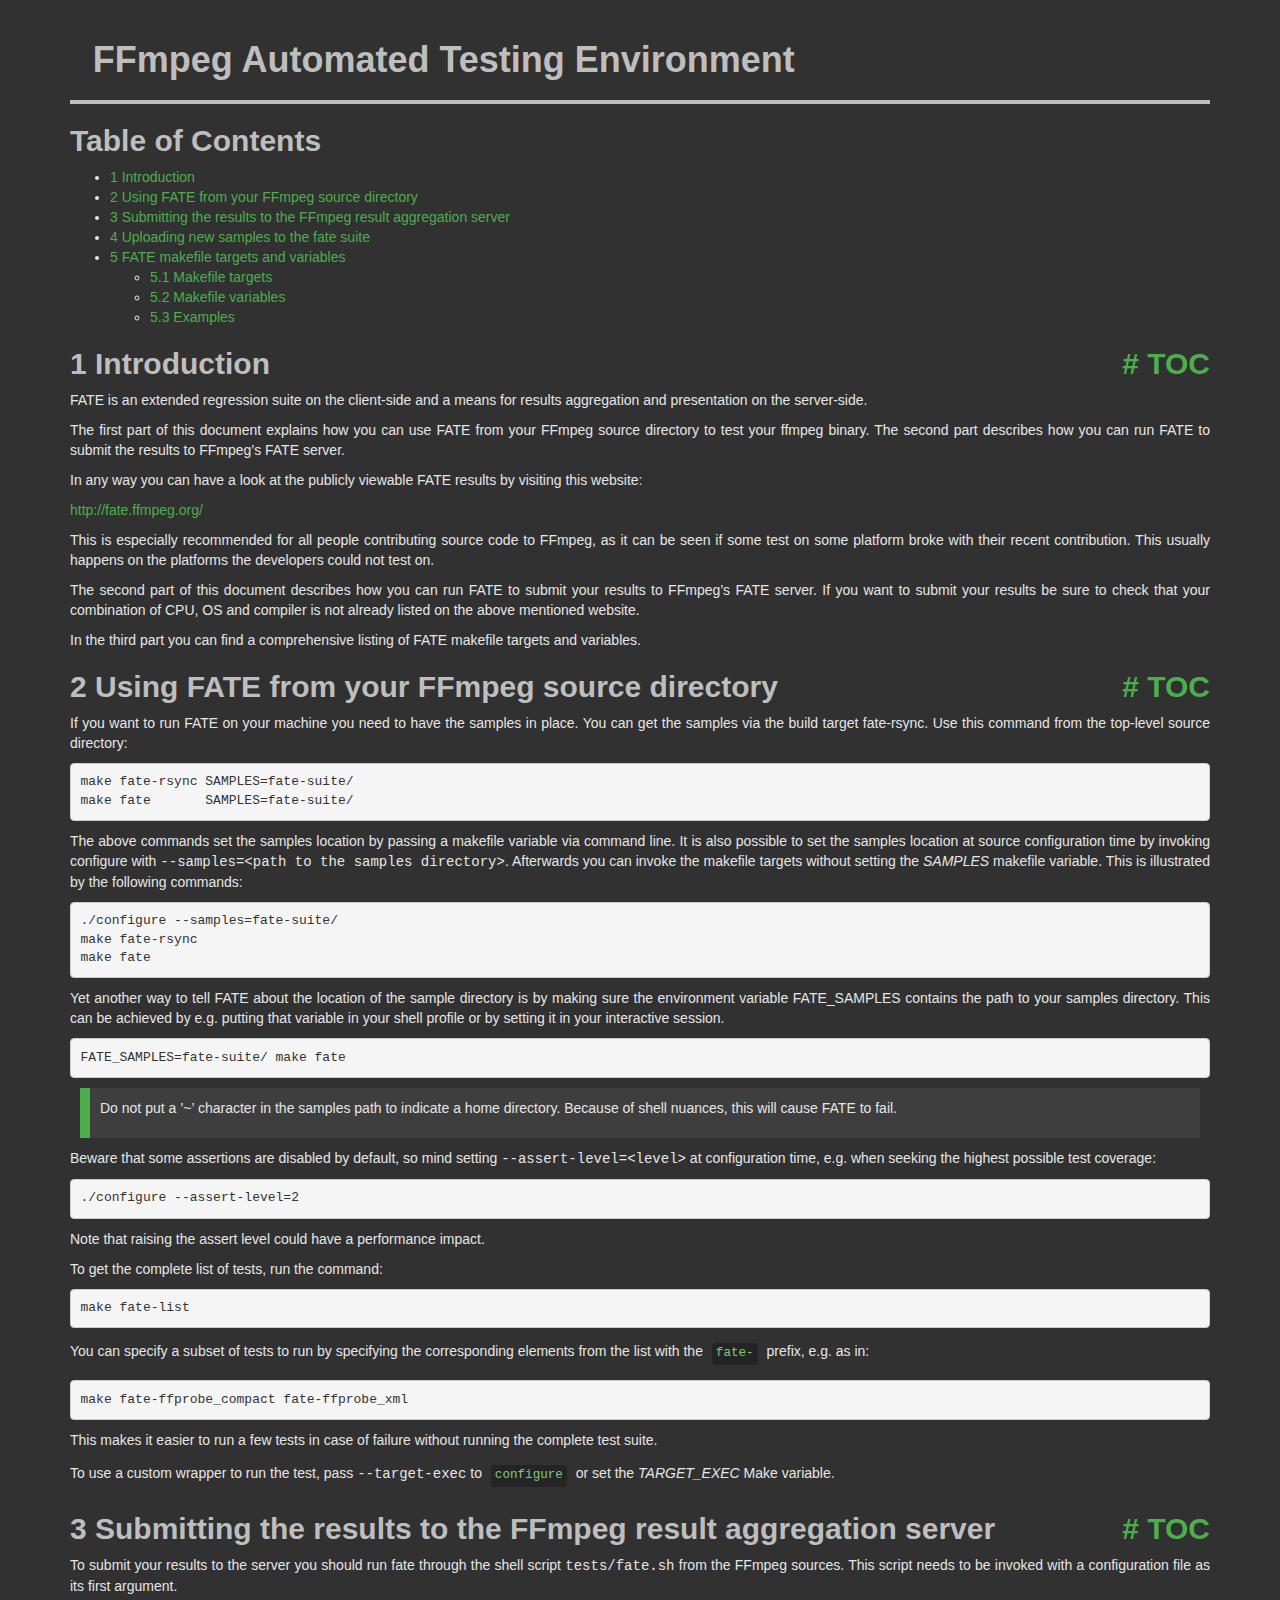
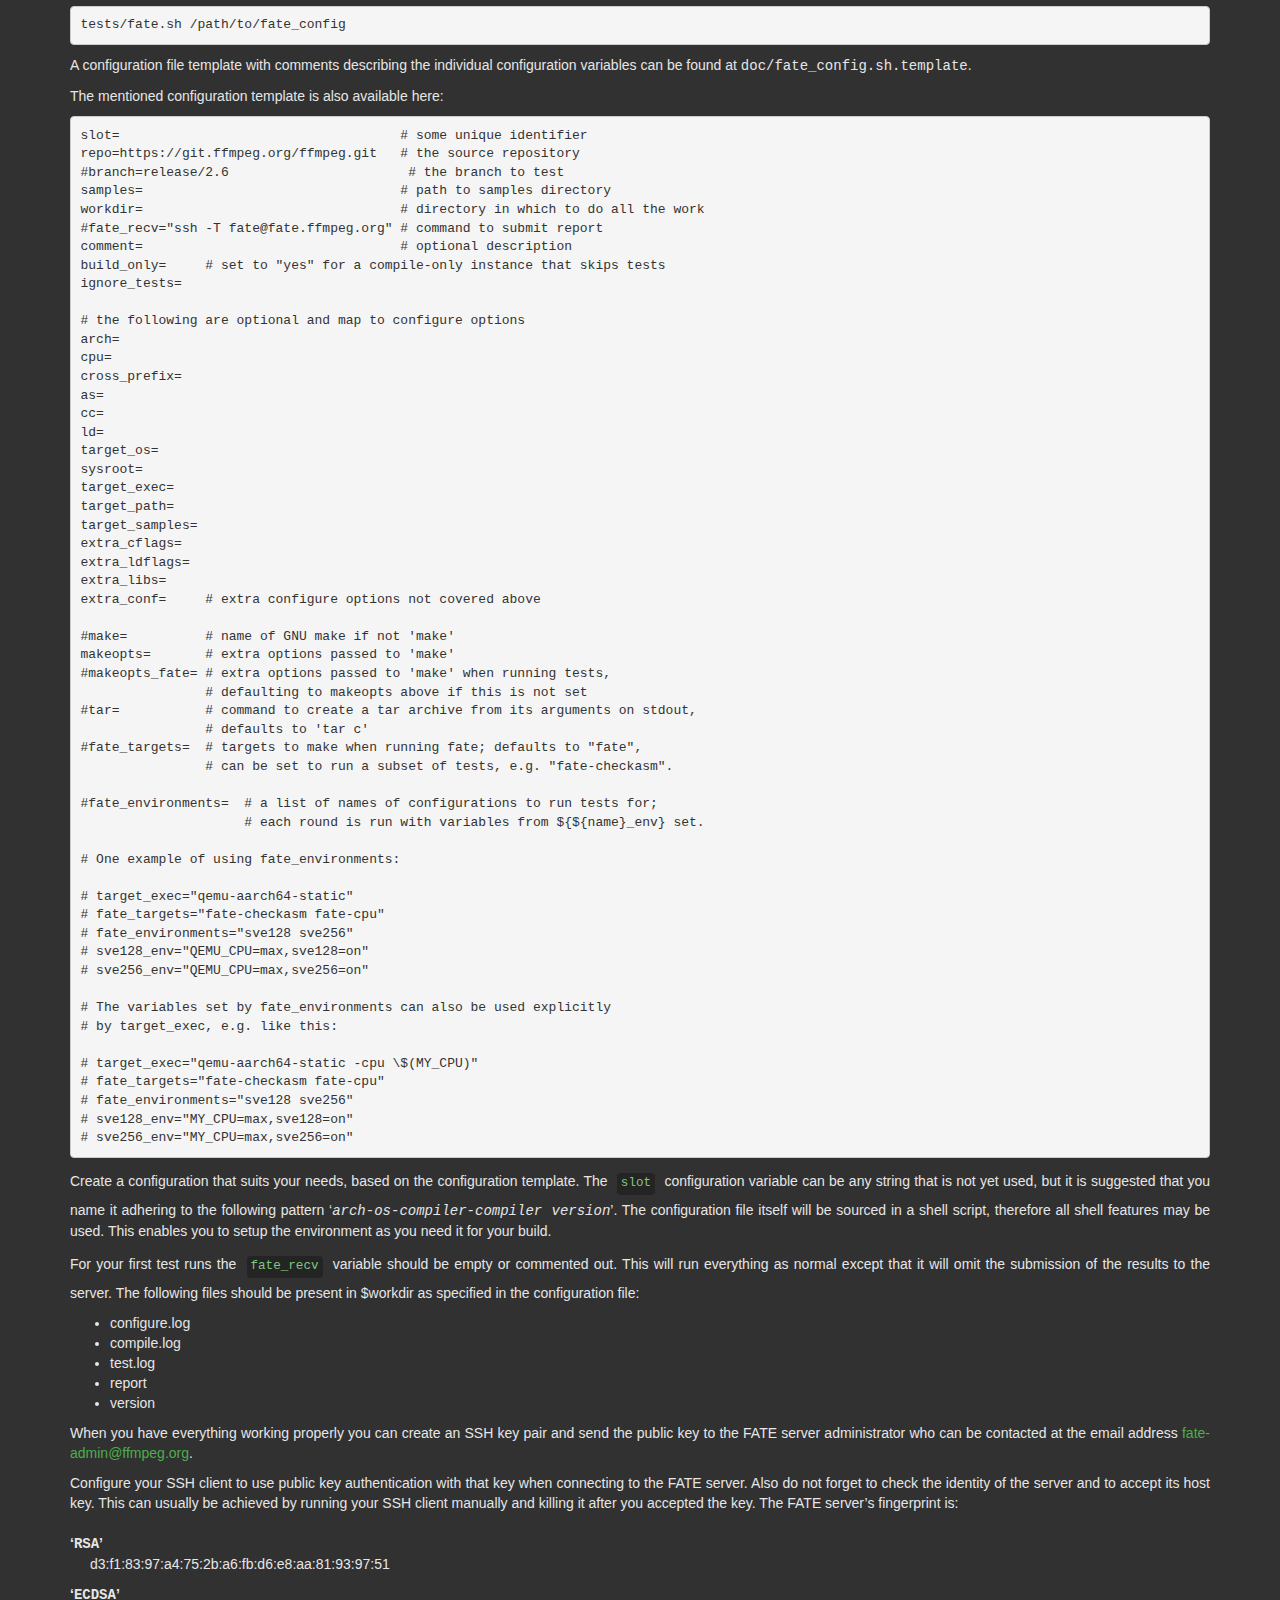
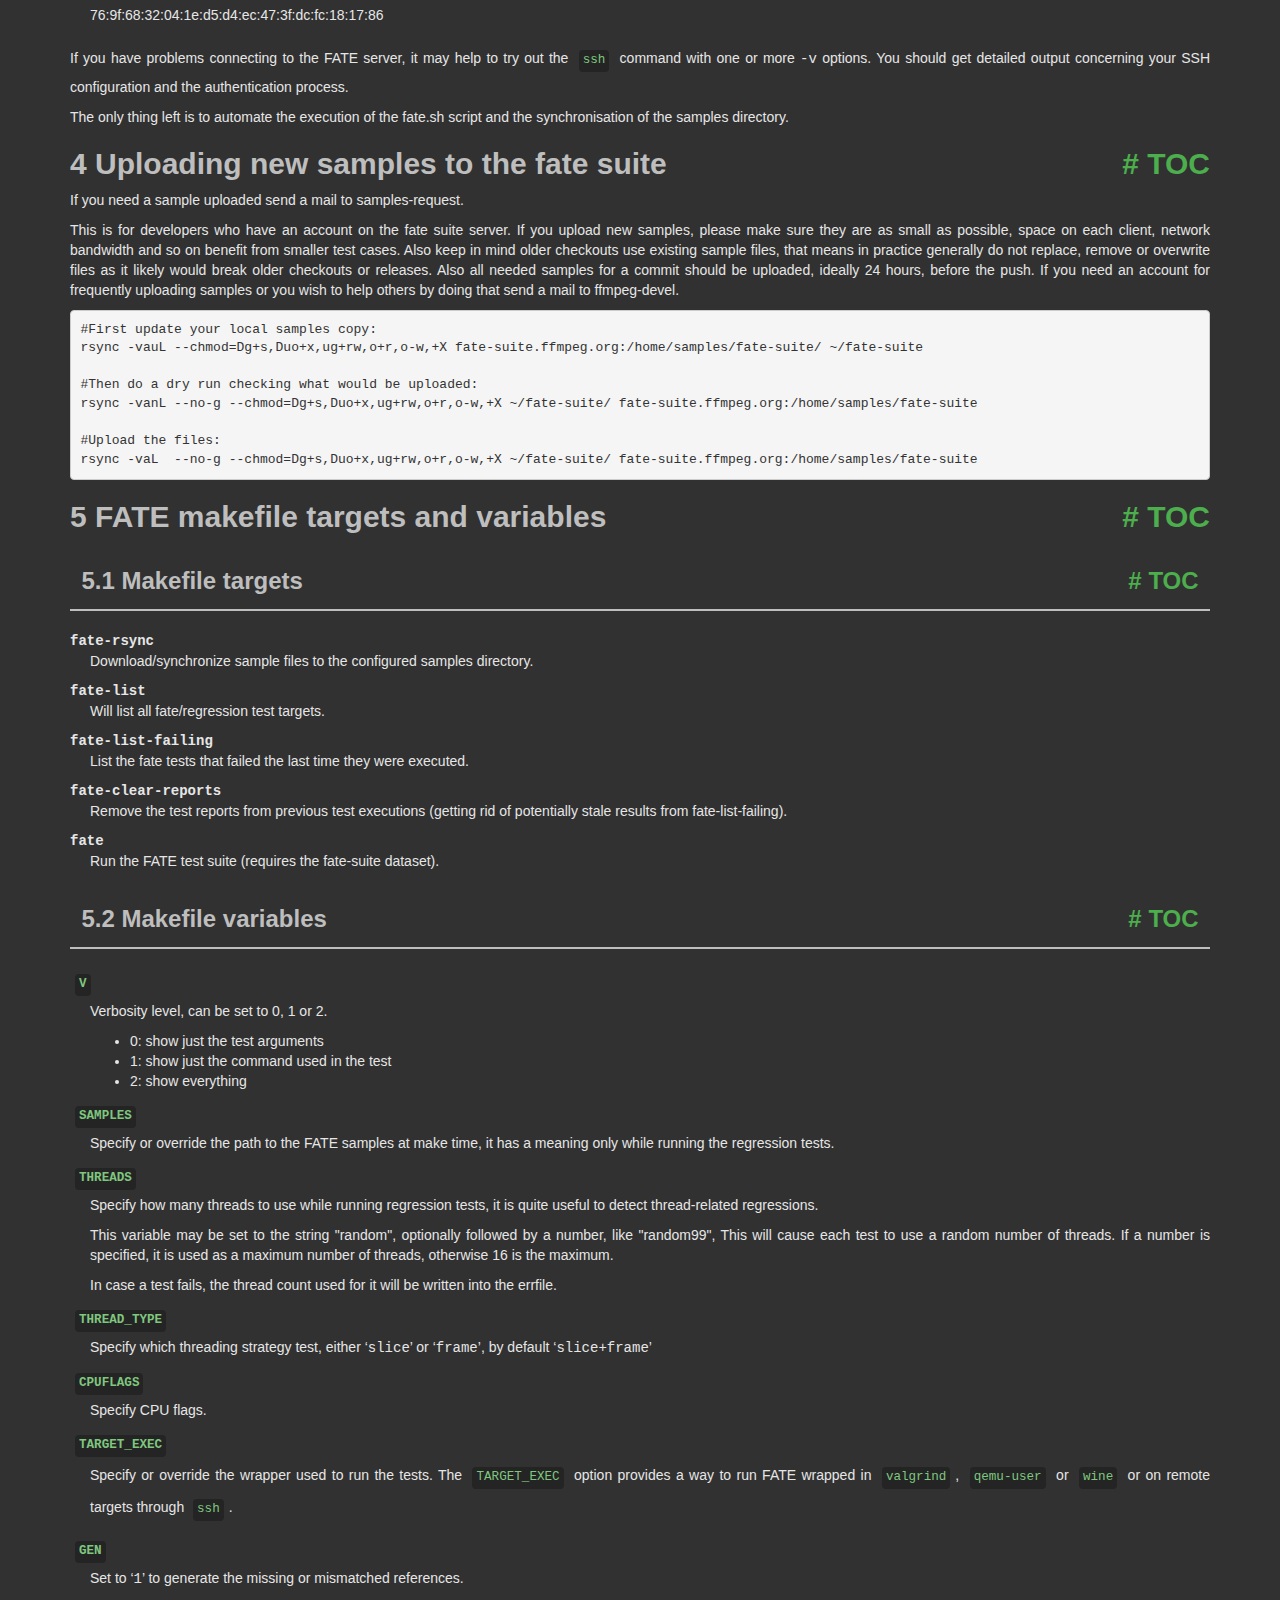
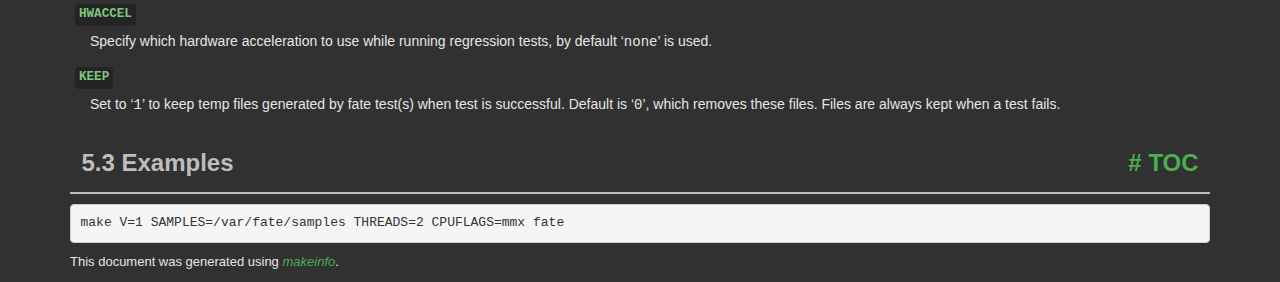
<file: ffmpeg/doc/fate.html>
<!DOCTYPE html PUBLIC "-//W3C//DTD HTML 4.01 Transitional//EN" "http://www.w3.org/TR/html4/loose.dtd">
<html>
<!-- Created by , GNU Texinfo 7.1 -->
  <head>
    <meta charset="utf-8">
    <title>
      FFmpeg Automated Testing Environment
    </title>
    <meta name="viewport" content="width=device-width,initial-scale=1.0">
    <link rel="stylesheet" type="text/css" href="bootstrap.min.css">
    <link rel="stylesheet" type="text/css" href="style.min.css">
  </head>
  <body>
    <div class="container">
      <h1>
      FFmpeg Automated Testing Environment
      </h1>


<a name="Top"></a>
<a name="SEC_Top"></a>

<div class="element-contents" id="SEC_Contents">
<h2 class="contents-heading">Table of Contents</h2>

<div class="contents">

<ul class="toc-numbered-mark">
  <li><a id="toc-Introduction" href="#Introduction">1 Introduction</a></li>
  <li><a id="toc-Using-FATE-from-your-FFmpeg-source-directory" href="#Using-FATE-from-your-FFmpeg-source-directory">2 Using FATE from your FFmpeg source directory</a></li>
  <li><a id="toc-Submitting-the-results-to-the-FFmpeg-result-aggregation-server" href="#Submitting-the-results-to-the-FFmpeg-result-aggregation-server">3 Submitting the results to the FFmpeg result aggregation server</a></li>
  <li><a id="toc-Uploading-new-samples-to-the-fate-suite" href="#Uploading-new-samples-to-the-fate-suite">4 Uploading new samples to the fate suite</a></li>
  <li><a id="toc-FATE-makefile-targets-and-variables" href="#FATE-makefile-targets-and-variables">5 FATE makefile targets and variables</a>
  <ul class="toc-numbered-mark">
    <li><a id="toc-Makefile-targets" href="#Makefile-targets">5.1 Makefile targets</a></li>
    <li><a id="toc-Makefile-variables" href="#Makefile-variables">5.2 Makefile variables</a></li>
    <li><a id="toc-Examples" href="#Examples">5.3 Examples</a></li>
  </ul></li>
</ul>
</div>
</div>

<a name="Introduction"></a>
<h2 class="chapter">1 Introduction<span class="pull-right"><a class="anchor hidden-xs" href="#Introduction" aria-hidden="true">#</a> <a class="anchor hidden-xs"href="#toc-Introduction" aria-hidden="true">TOC</a></span></h2>

<p>FATE is an extended regression suite on the client-side and a means
for results aggregation and presentation on the server-side.
</p>
<p>The first part of this document explains how you can use FATE from
your FFmpeg source directory to test your ffmpeg binary. The second
part describes how you can run FATE to submit the results to FFmpeg&rsquo;s
FATE server.
</p>
<p>In any way you can have a look at the publicly viewable FATE results
by visiting this website:
</p>
<p><a class="url" href="http://fate.ffmpeg.org/">http://fate.ffmpeg.org/</a>
</p>
<p>This is especially recommended for all people contributing source
code to FFmpeg, as it can be seen if some test on some platform broke
with their recent contribution. This usually happens on the platforms
the developers could not test on.
</p>
<p>The second part of this document describes how you can run FATE to
submit your results to FFmpeg&rsquo;s FATE server. If you want to submit your
results be sure to check that your combination of CPU, OS and compiler
is not already listed on the above mentioned website.
</p>
<p>In the third part you can find a comprehensive listing of FATE makefile
targets and variables.
</p>

<a name="Using-FATE-from-your-FFmpeg-source-directory"></a>
<h2 class="chapter">2 Using FATE from your FFmpeg source directory<span class="pull-right"><a class="anchor hidden-xs" href="#Using-FATE-from-your-FFmpeg-source-directory" aria-hidden="true">#</a> <a class="anchor hidden-xs"href="#toc-Using-FATE-from-your-FFmpeg-source-directory" aria-hidden="true">TOC</a></span></h2>

<p>If you want to run FATE on your machine you need to have the samples
in place. You can get the samples via the build target fate-rsync.
Use this command from the top-level source directory:
</p>
<div class="example">
<pre class="example-preformatted">make fate-rsync SAMPLES=fate-suite/
make fate       SAMPLES=fate-suite/
</pre></div>

<p>The above commands set the samples location by passing a makefile
variable via command line. It is also possible to set the samples
location at source configuration time by invoking configure with
<samp class="option">--samples=&lt;path to the samples directory&gt;</samp>. Afterwards you can
invoke the makefile targets without setting the <var class="var">SAMPLES</var> makefile
variable. This is illustrated by the following commands:
</p>
<div class="example">
<pre class="example-preformatted">./configure --samples=fate-suite/
make fate-rsync
make fate
</pre></div>

<p>Yet another way to tell FATE about the location of the sample
directory is by making sure the environment variable FATE_SAMPLES
contains the path to your samples directory. This can be achieved
by e.g. putting that variable in your shell profile or by setting
it in your interactive session.
</p>
<div class="example">
<pre class="example-preformatted">FATE_SAMPLES=fate-suite/ make fate
</pre></div>

<div class="info">
<p>Do not put a &rsquo;~&rsquo; character in the samples path to indicate a home
directory. Because of shell nuances, this will cause FATE to fail.
</p></div>
<p>Beware that some assertions are disabled by default, so mind setting
<samp class="option">--assert-level=&lt;level&gt;</samp> at configuration time, e.g. when seeking
the highest possible test coverage:
</p><div class="example">
<pre class="example-preformatted">./configure --assert-level=2
</pre></div>
<p>Note that raising the assert level could have a performance impact.
</p>
<p>To get the complete list of tests, run the command:
</p><div class="example">
<pre class="example-preformatted">make fate-list
</pre></div>

<p>You can specify a subset of tests to run by specifying the
corresponding elements from the list with the <code class="code">fate-</code> prefix,
e.g. as in:
</p><div class="example">
<pre class="example-preformatted">make fate-ffprobe_compact fate-ffprobe_xml
</pre></div>

<p>This makes it easier to run a few tests in case of failure without
running the complete test suite.
</p>
<p>To use a custom wrapper to run the test, pass <samp class="option">--target-exec</samp> to
<code class="command">configure</code> or set the <var class="var">TARGET_EXEC</var> Make variable.
</p>

<a name="Submitting-the-results-to-the-FFmpeg-result-aggregation-server"></a>
<h2 class="chapter">3 Submitting the results to the FFmpeg result aggregation server<span class="pull-right"><a class="anchor hidden-xs" href="#Submitting-the-results-to-the-FFmpeg-result-aggregation-server" aria-hidden="true">#</a> <a class="anchor hidden-xs"href="#toc-Submitting-the-results-to-the-FFmpeg-result-aggregation-server" aria-hidden="true">TOC</a></span></h2>

<p>To submit your results to the server you should run fate through the
shell script <samp class="file">tests/fate.sh</samp> from the FFmpeg sources. This script needs
to be invoked with a configuration file as its first argument.
</p>
<div class="example">
<pre class="example-preformatted">tests/fate.sh /path/to/fate_config
</pre></div>

<p>A configuration file template with comments describing the individual
configuration variables can be found at <samp class="file">doc/fate_config.sh.template</samp>.
</p>
<p>The mentioned configuration template is also available here:
</p><pre class="verbatim">slot=                                    # some unique identifier
repo=https://git.ffmpeg.org/ffmpeg.git   # the source repository
#branch=release/2.6                       # the branch to test
samples=                                 # path to samples directory
workdir=                                 # directory in which to do all the work
#fate_recv=&quot;ssh -T fate@fate.ffmpeg.org&quot; # command to submit report
comment=                                 # optional description
build_only=     # set to &quot;yes&quot; for a compile-only instance that skips tests
ignore_tests=

# the following are optional and map to configure options
arch=
cpu=
cross_prefix=
as=
cc=
ld=
target_os=
sysroot=
target_exec=
target_path=
target_samples=
extra_cflags=
extra_ldflags=
extra_libs=
extra_conf=     # extra configure options not covered above

#make=          # name of GNU make if not 'make'
makeopts=       # extra options passed to 'make'
#makeopts_fate= # extra options passed to 'make' when running tests,
                # defaulting to makeopts above if this is not set
#tar=           # command to create a tar archive from its arguments on stdout,
                # defaults to 'tar c'
#fate_targets=  # targets to make when running fate; defaults to &quot;fate&quot;,
                # can be set to run a subset of tests, e.g. &quot;fate-checkasm&quot;.

#fate_environments=  # a list of names of configurations to run tests for;
                     # each round is run with variables from ${${name}_env} set.

# One example of using fate_environments:

# target_exec=&quot;qemu-aarch64-static&quot;
# fate_targets=&quot;fate-checkasm fate-cpu&quot;
# fate_environments=&quot;sve128 sve256&quot;
# sve128_env=&quot;QEMU_CPU=max,sve128=on&quot;
# sve256_env=&quot;QEMU_CPU=max,sve256=on&quot;

# The variables set by fate_environments can also be used explicitly
# by target_exec, e.g. like this:

# target_exec=&quot;qemu-aarch64-static -cpu \$(MY_CPU)&quot;
# fate_targets=&quot;fate-checkasm fate-cpu&quot;
# fate_environments=&quot;sve128 sve256&quot;
# sve128_env=&quot;MY_CPU=max,sve128=on&quot;
# sve256_env=&quot;MY_CPU=max,sve256=on&quot;
</pre>
<p>Create a configuration that suits your needs, based on the configuration
template. The <code class="env">slot</code> configuration variable can be any string that is not
yet used, but it is suggested that you name it adhering to the following
pattern &lsquo;<samp class="samp"><var class="var">arch</var>-<var class="var">os</var>-<var class="var">compiler</var>-<var class="var">compiler version</var></samp>&rsquo;. The
configuration file itself will be sourced in a shell script, therefore all
shell features may be used. This enables you to setup the environment as you
need it for your build.
</p>
<p>For your first test runs the <code class="env">fate_recv</code> variable should be empty or
commented out. This will run everything as normal except that it will omit
the submission of the results to the server. The following files should be
present in $workdir as specified in the configuration file:
</p>
<ul class="itemize mark-bullet">
<li>configure.log
    </li><li>compile.log
    </li><li>test.log
    </li><li>report
    </li><li>version
</li></ul>

<p>When you have everything working properly you can create an SSH key pair
and send the public key to the FATE server administrator who can be contacted
at the email address <a class="email" href="mailto:fate-admin@ffmpeg.org">fate-admin@ffmpeg.org</a>.
</p>
<p>Configure your SSH client to use public key authentication with that key
when connecting to the FATE server. Also do not forget to check the identity
of the server and to accept its host key. This can usually be achieved by
running your SSH client manually and killing it after you accepted the key.
The FATE server&rsquo;s fingerprint is:
</p>
<dl class="table">
<dt>&lsquo;<samp class="samp">RSA</samp>&rsquo;</dt>
<dd><p>d3:f1:83:97:a4:75:2b:a6:fb:d6:e8:aa:81:93:97:51
</p></dd>
<dt>&lsquo;<samp class="samp">ECDSA</samp>&rsquo;</dt>
<dd><p>76:9f:68:32:04:1e:d5:d4:ec:47:3f:dc:fc:18:17:86
</p></dd>
</dl>

<p>If you have problems connecting to the FATE server, it may help to try out
the <code class="command">ssh</code> command with one or more <samp class="option">-v</samp> options. You should
get detailed output concerning your SSH configuration and the authentication
process.
</p>
<p>The only thing left is to automate the execution of the fate.sh script and
the synchronisation of the samples directory.
</p>
<a name="Uploading-new-samples-to-the-fate-suite"></a>
<h2 class="chapter">4 Uploading new samples to the fate suite<span class="pull-right"><a class="anchor hidden-xs" href="#Uploading-new-samples-to-the-fate-suite" aria-hidden="true">#</a> <a class="anchor hidden-xs"href="#toc-Uploading-new-samples-to-the-fate-suite" aria-hidden="true">TOC</a></span></h2>

<p>If you need a sample uploaded send a mail to samples-request.
</p>
<p>This is for developers who have an account on the fate suite server.
If you upload new samples, please make sure they are as small as possible,
space on each client, network bandwidth and so on benefit from smaller test cases.
Also keep in mind older checkouts use existing sample files, that means in
practice generally do not replace, remove or overwrite files as it likely would
break older checkouts or releases.
Also all needed samples for a commit should be uploaded, ideally 24
hours, before the push.
If you need an account for frequently uploading samples or you wish to help
others by doing that send a mail to ffmpeg-devel.
</p>
<div class="example">
<pre class="example-preformatted">#First update your local samples copy:
rsync -vauL --chmod=Dg+s,Duo+x,ug+rw,o+r,o-w,+X fate-suite.ffmpeg.org:/home/samples/fate-suite/ ~/fate-suite

#Then do a dry run checking what would be uploaded:
rsync -vanL --no-g --chmod=Dg+s,Duo+x,ug+rw,o+r,o-w,+X ~/fate-suite/ fate-suite.ffmpeg.org:/home/samples/fate-suite

#Upload the files:
rsync -vaL  --no-g --chmod=Dg+s,Duo+x,ug+rw,o+r,o-w,+X ~/fate-suite/ fate-suite.ffmpeg.org:/home/samples/fate-suite
</pre></div>


<a name="FATE-makefile-targets-and-variables"></a>
<h2 class="chapter">5 FATE makefile targets and variables<span class="pull-right"><a class="anchor hidden-xs" href="#FATE-makefile-targets-and-variables" aria-hidden="true">#</a> <a class="anchor hidden-xs"href="#toc-FATE-makefile-targets-and-variables" aria-hidden="true">TOC</a></span></h2>

<a name="Makefile-targets"></a>
<h3 class="section">5.1 Makefile targets<span class="pull-right"><a class="anchor hidden-xs" href="#Makefile-targets" aria-hidden="true">#</a> <a class="anchor hidden-xs"href="#toc-Makefile-targets" aria-hidden="true">TOC</a></span></h3>

<dl class="table">
<dt><samp class="option">fate-rsync</samp></dt>
<dd><p>Download/synchronize sample files to the configured samples directory.
</p>
</dd>
<dt><samp class="option">fate-list</samp></dt>
<dd><p>Will list all fate/regression test targets.
</p>
</dd>
<dt><samp class="option">fate-list-failing</samp></dt>
<dd><p>List the fate tests that failed the last time they were executed.
</p>
</dd>
<dt><samp class="option">fate-clear-reports</samp></dt>
<dd><p>Remove the test reports from previous test executions (getting rid of
potentially stale results from fate-list-failing).
</p>
</dd>
<dt><samp class="option">fate</samp></dt>
<dd><p>Run the FATE test suite (requires the fate-suite dataset).
</p></dd>
</dl>

<a name="Makefile-variables"></a>
<h3 class="section">5.2 Makefile variables<span class="pull-right"><a class="anchor hidden-xs" href="#Makefile-variables" aria-hidden="true">#</a> <a class="anchor hidden-xs"href="#toc-Makefile-variables" aria-hidden="true">TOC</a></span></h3>

<dl class="table">
<dt><code class="env">V</code></dt>
<dd><p>Verbosity level, can be set to 0, 1 or 2.
    </p><ul class="itemize mark-bullet">
<li>0: show just the test arguments
        </li><li>1: show just the command used in the test
        </li><li>2: show everything
    </li></ul>

</dd>
<dt><code class="env">SAMPLES</code></dt>
<dd><p>Specify or override the path to the FATE samples at make time, it has a
meaning only while running the regression tests.
</p>
</dd>
<dt><code class="env">THREADS</code></dt>
<dd><p>Specify how many threads to use while running regression tests, it is
quite useful to detect thread-related regressions.
</p>
<p>This variable may be set to the string &quot;random&quot;, optionally followed by a
number, like &quot;random99&quot;, This will cause each test to use a random number of
threads. If a number is specified, it is used as a maximum number of threads,
otherwise 16 is the maximum.
</p>
<p>In case a test fails, the thread count used for it will be written into the
errfile.
</p>
</dd>
<dt><code class="env">THREAD_TYPE</code></dt>
<dd><p>Specify which threading strategy test, either &lsquo;<samp class="samp">slice</samp>&rsquo; or &lsquo;<samp class="samp">frame</samp>&rsquo;,
by default &lsquo;<samp class="samp">slice+frame</samp>&rsquo;
</p>
</dd>
<dt><code class="env">CPUFLAGS</code></dt>
<dd><p>Specify CPU flags.
</p>
</dd>
<dt><code class="env">TARGET_EXEC</code></dt>
<dd><p>Specify or override the wrapper used to run the tests.
The <code class="env">TARGET_EXEC</code> option provides a way to run FATE wrapped in
<code class="command">valgrind</code>, <code class="command">qemu-user</code> or <code class="command">wine</code> or on remote targets
through <code class="command">ssh</code>.
</p>
</dd>
<dt><code class="env">GEN</code></dt>
<dd><p>Set to &lsquo;<samp class="samp">1</samp>&rsquo; to generate the missing or mismatched references.
</p>
</dd>
<dt><code class="env">HWACCEL</code></dt>
<dd><p>Specify which hardware acceleration to use while running regression tests,
by default &lsquo;<samp class="samp">none</samp>&rsquo; is used.
</p>
</dd>
<dt><code class="env">KEEP</code></dt>
<dd><p>Set to &lsquo;<samp class="samp">1</samp>&rsquo; to keep temp files generated by fate test(s) when test is successful.
Default is &lsquo;<samp class="samp">0</samp>&rsquo;, which removes these files. Files are always kept when a test
fails.
</p>
</dd>
</dl>

<a name="Examples"></a>
<h3 class="section">5.3 Examples<span class="pull-right"><a class="anchor hidden-xs" href="#Examples" aria-hidden="true">#</a> <a class="anchor hidden-xs"href="#toc-Examples" aria-hidden="true">TOC</a></span></h3>

<div class="example">
<pre class="example-preformatted">make V=1 SAMPLES=/var/fate/samples THREADS=2 CPUFLAGS=mmx fate
</pre></div>
      <p style="font-size: small;">
        This document was generated using <a class="uref" href="https://www.gnu.org/software/texinfo/"><em class="emph">makeinfo</em></a>.
      </p>
    </div>
  </body>
</html>
</file>
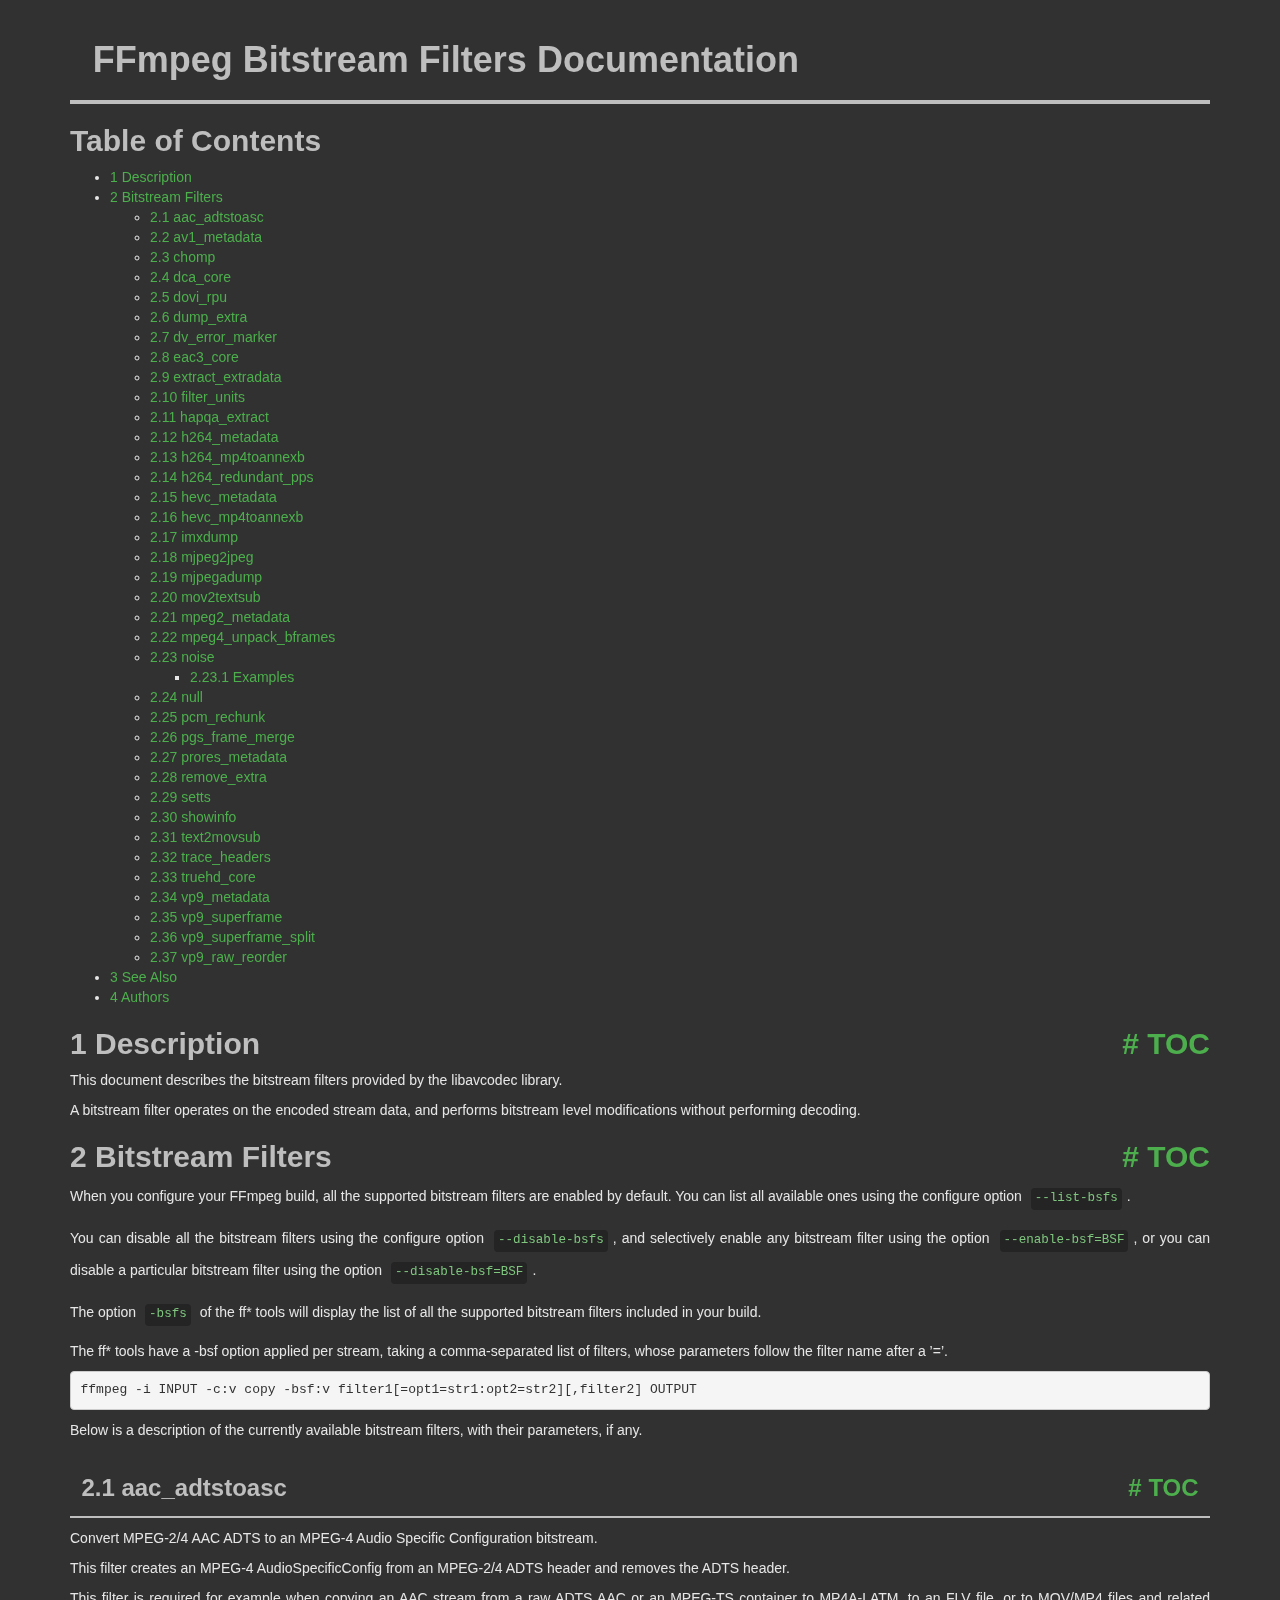
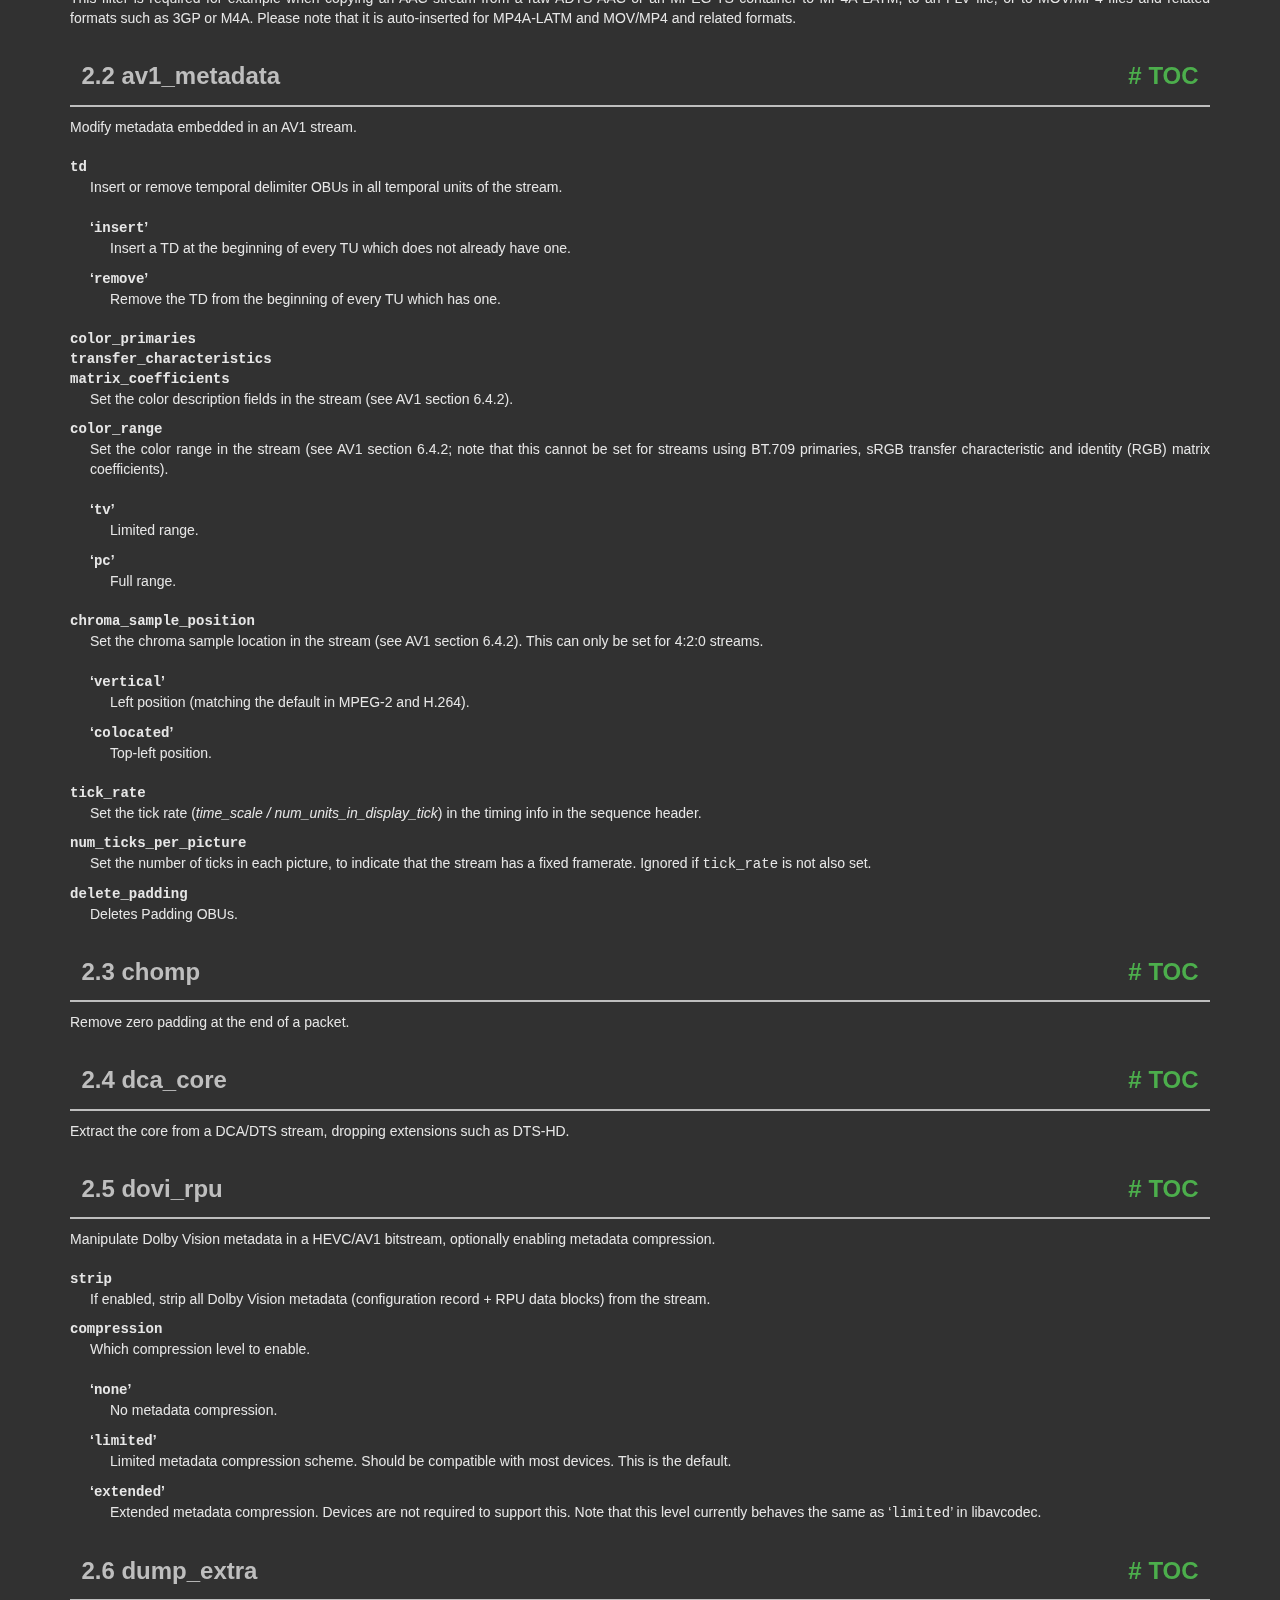
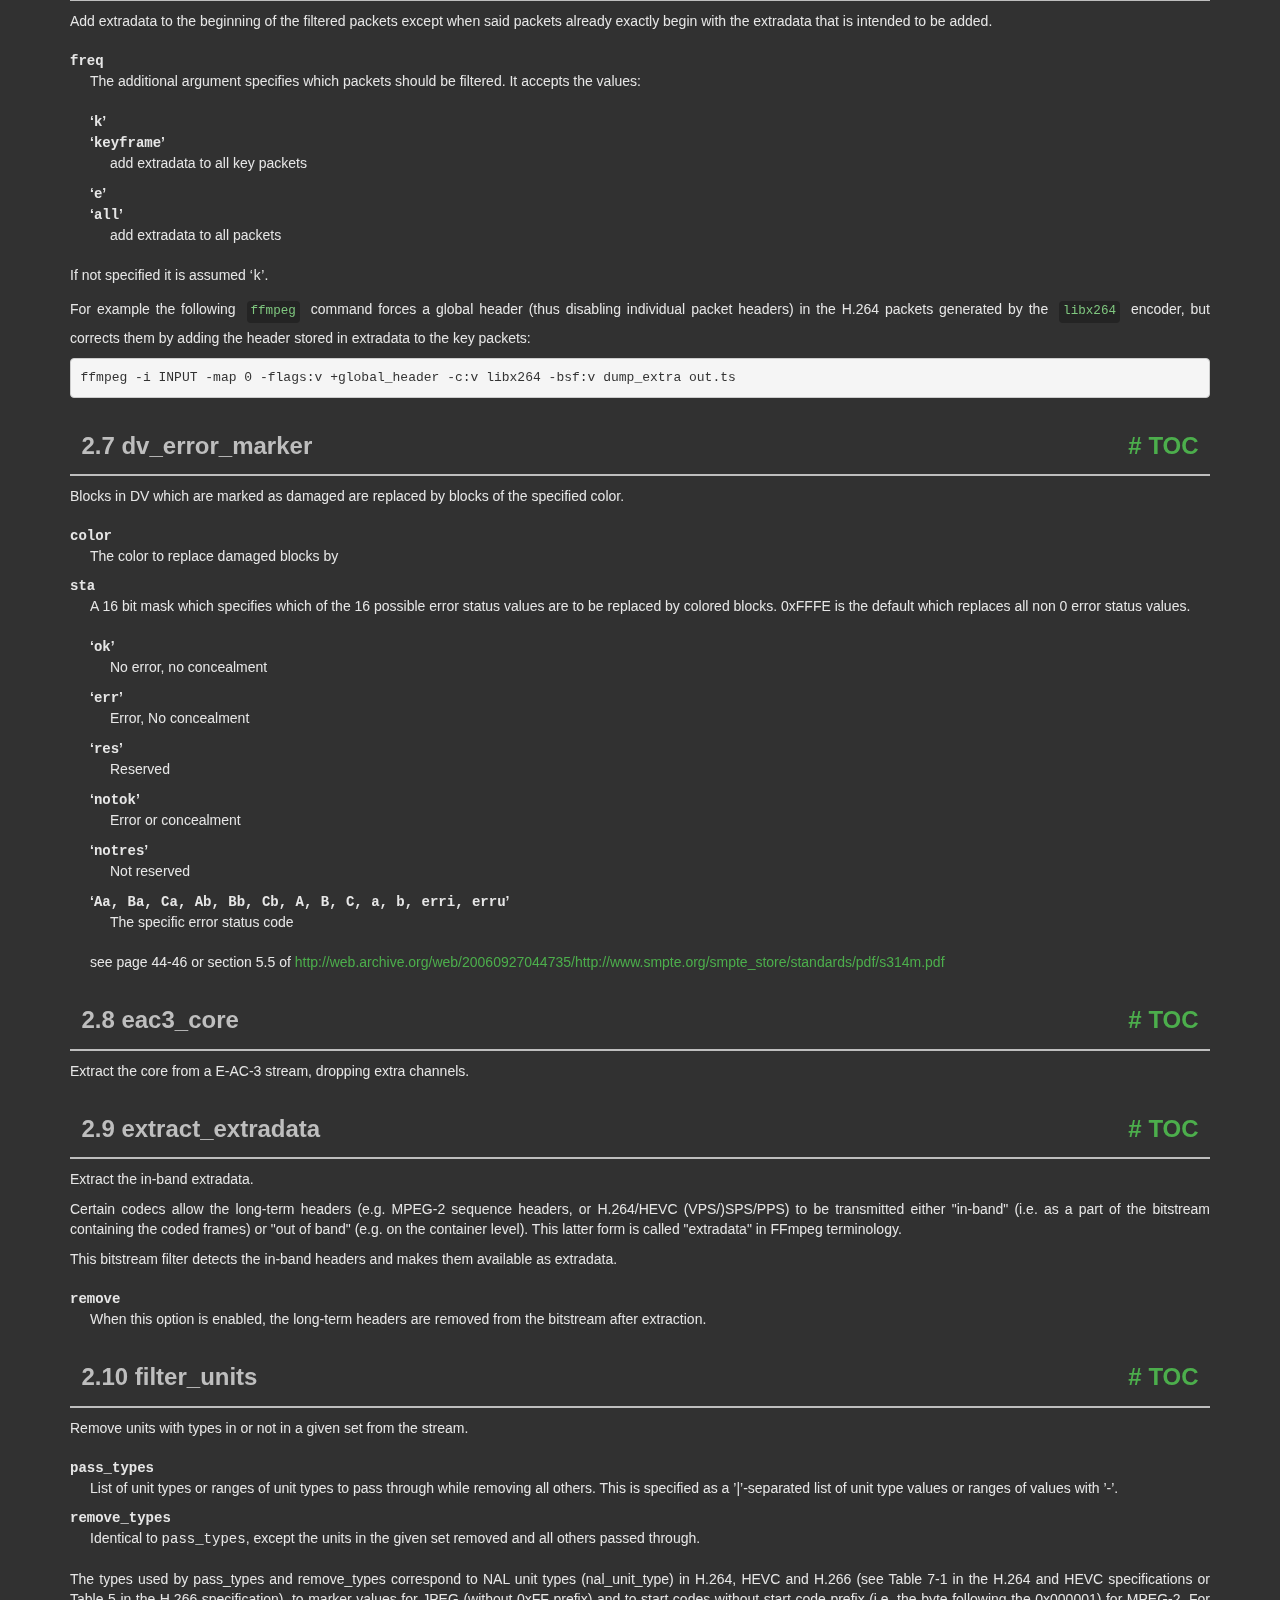
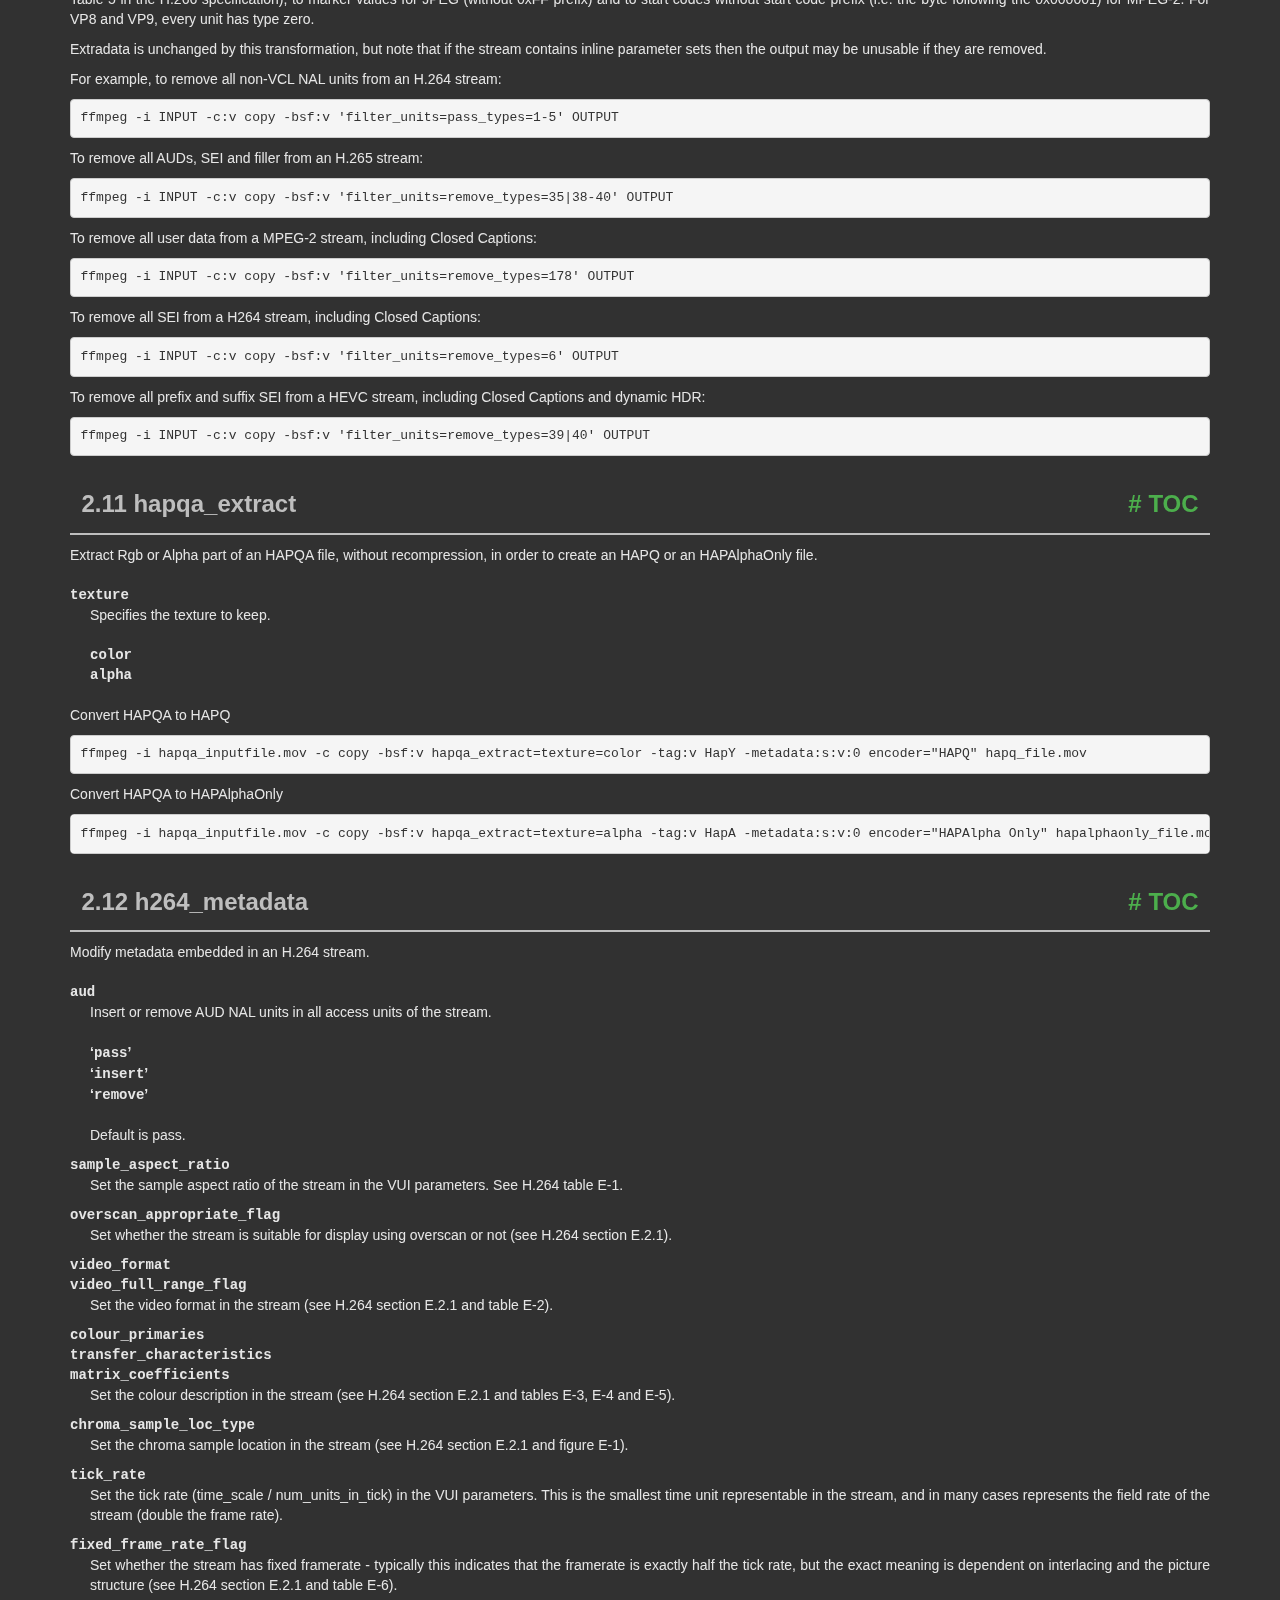
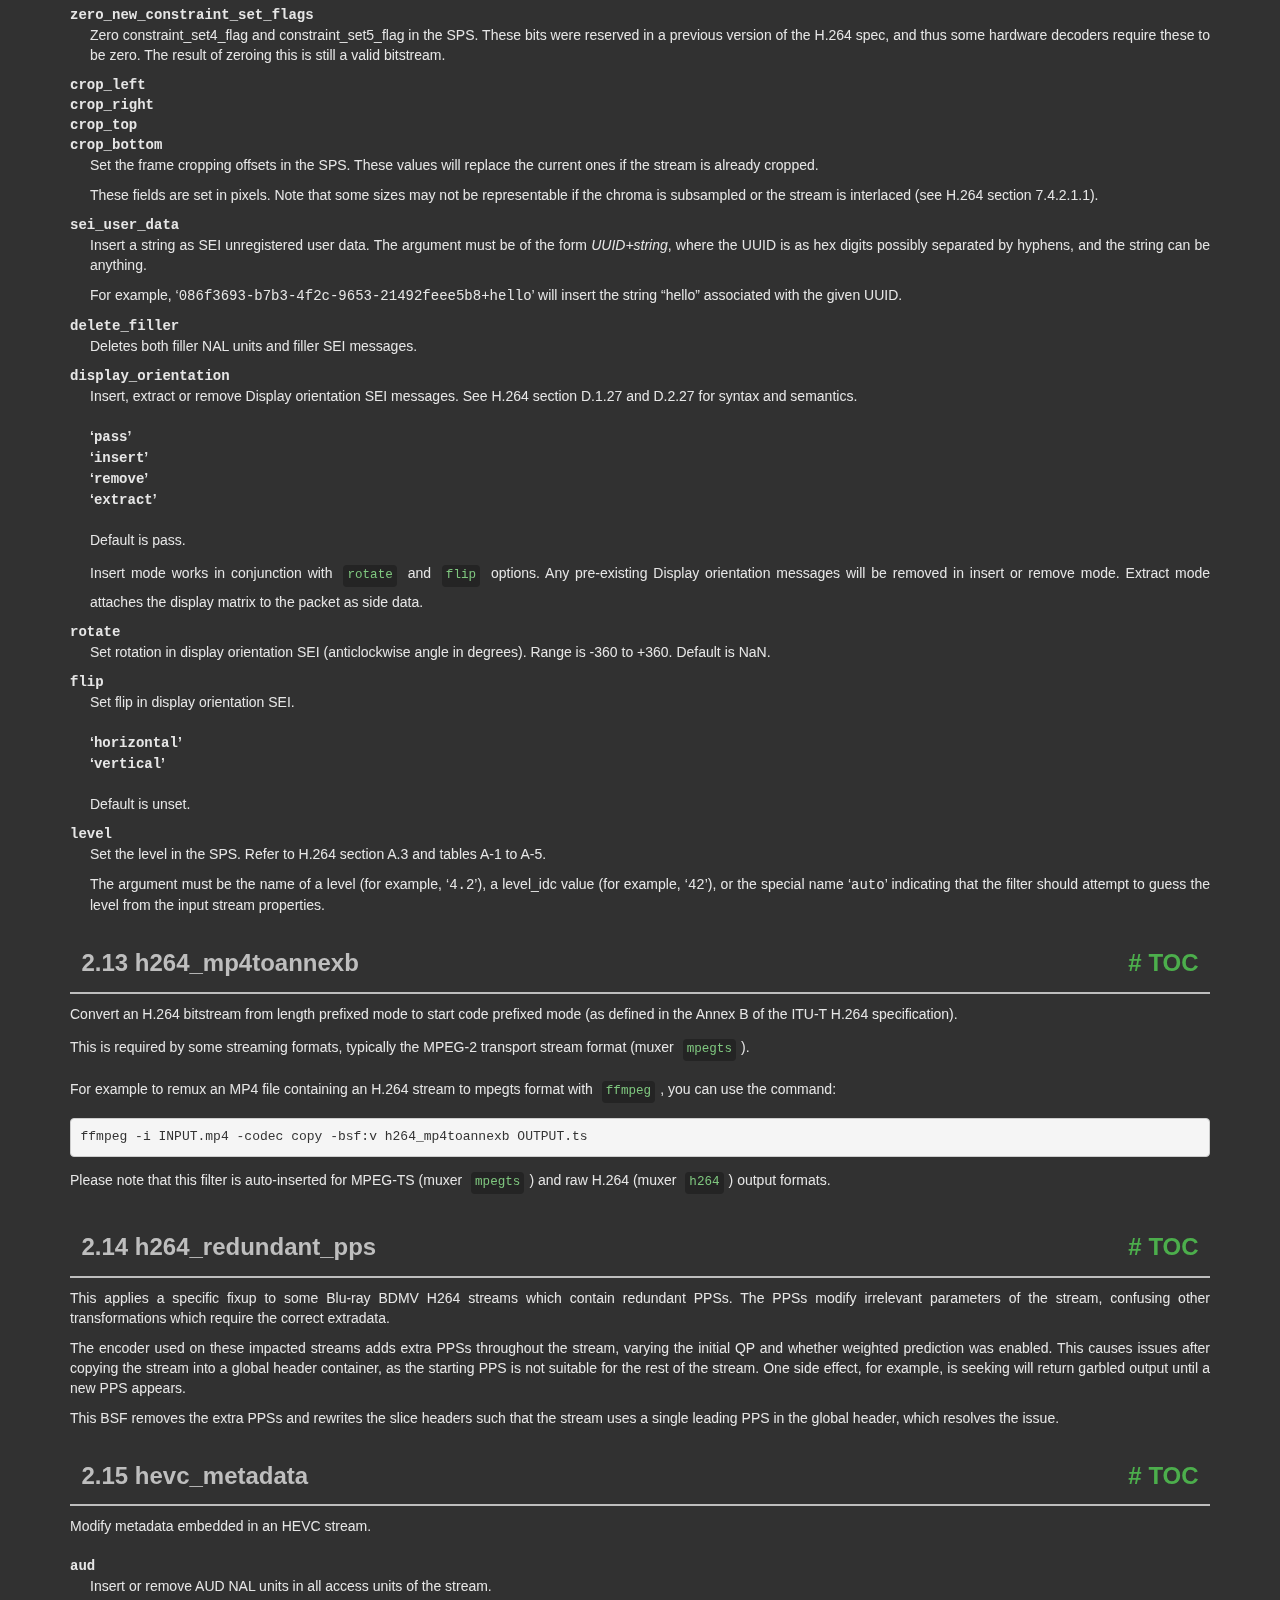
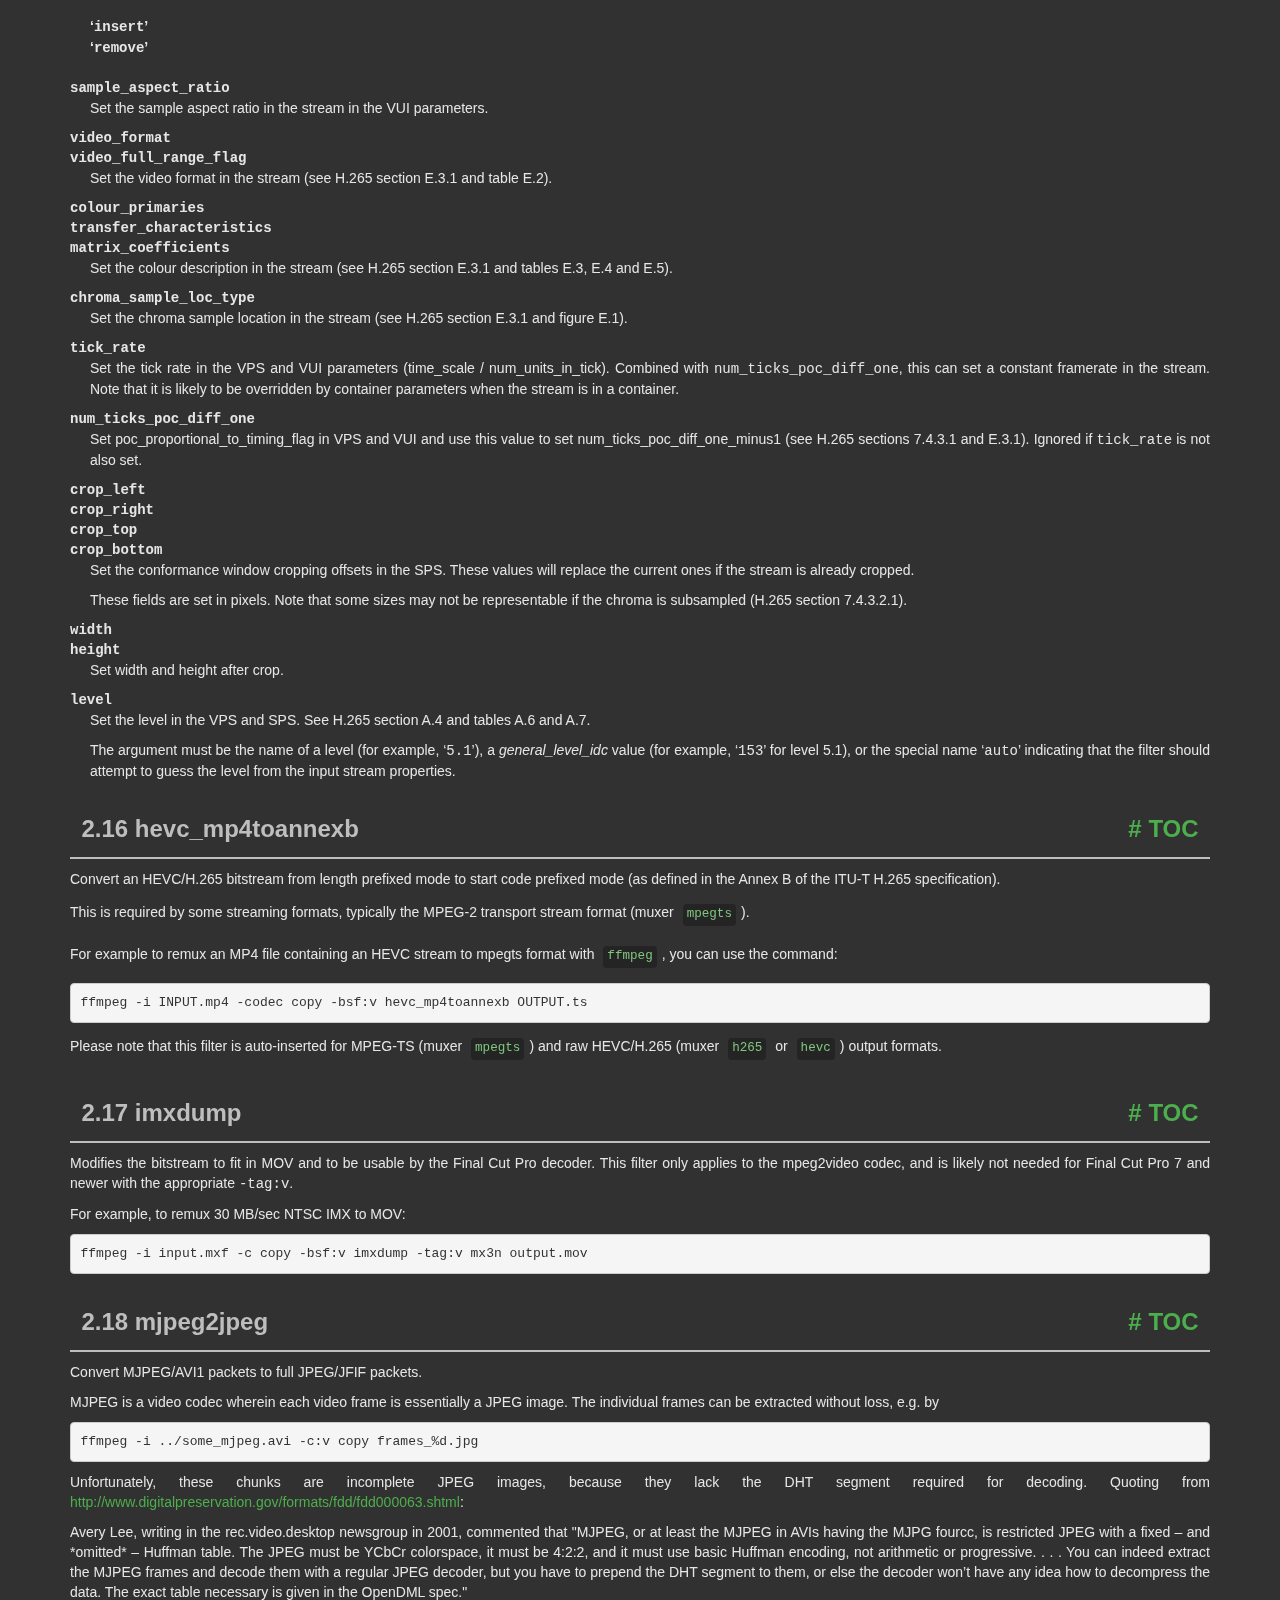
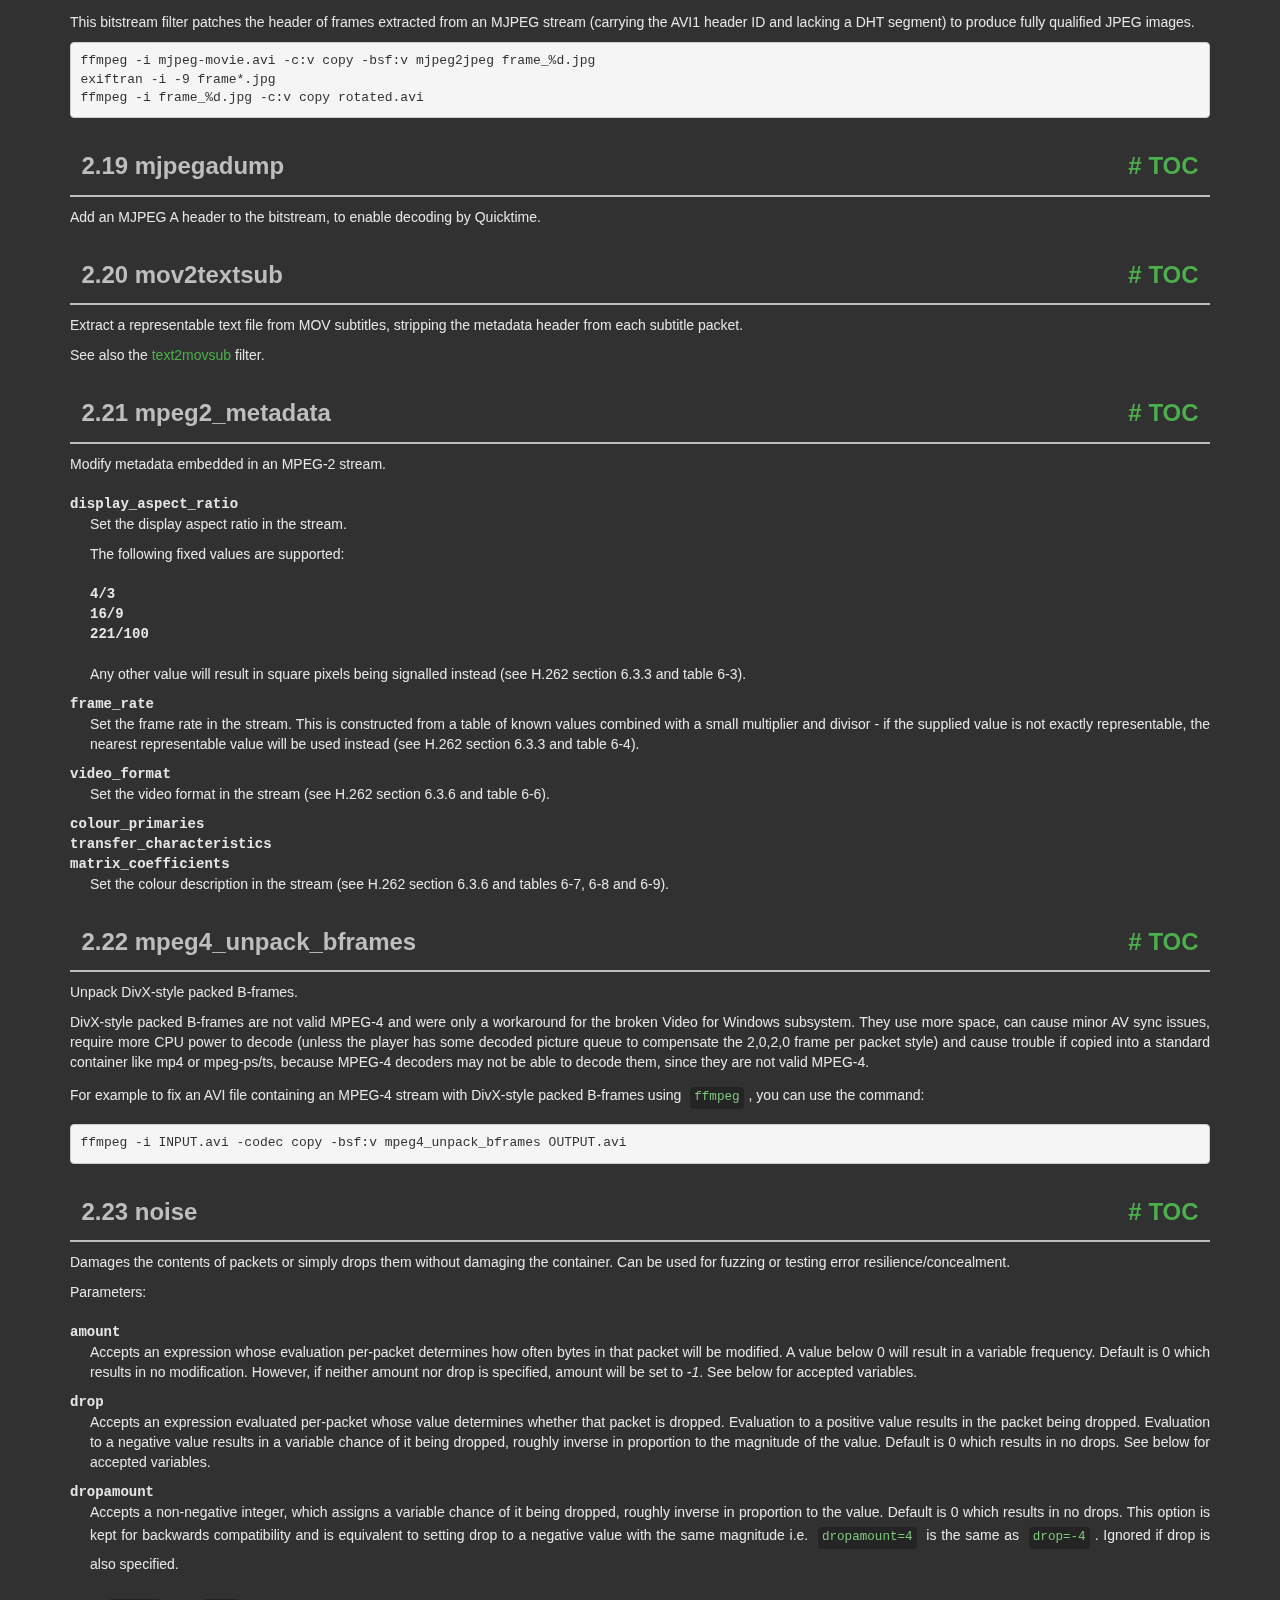
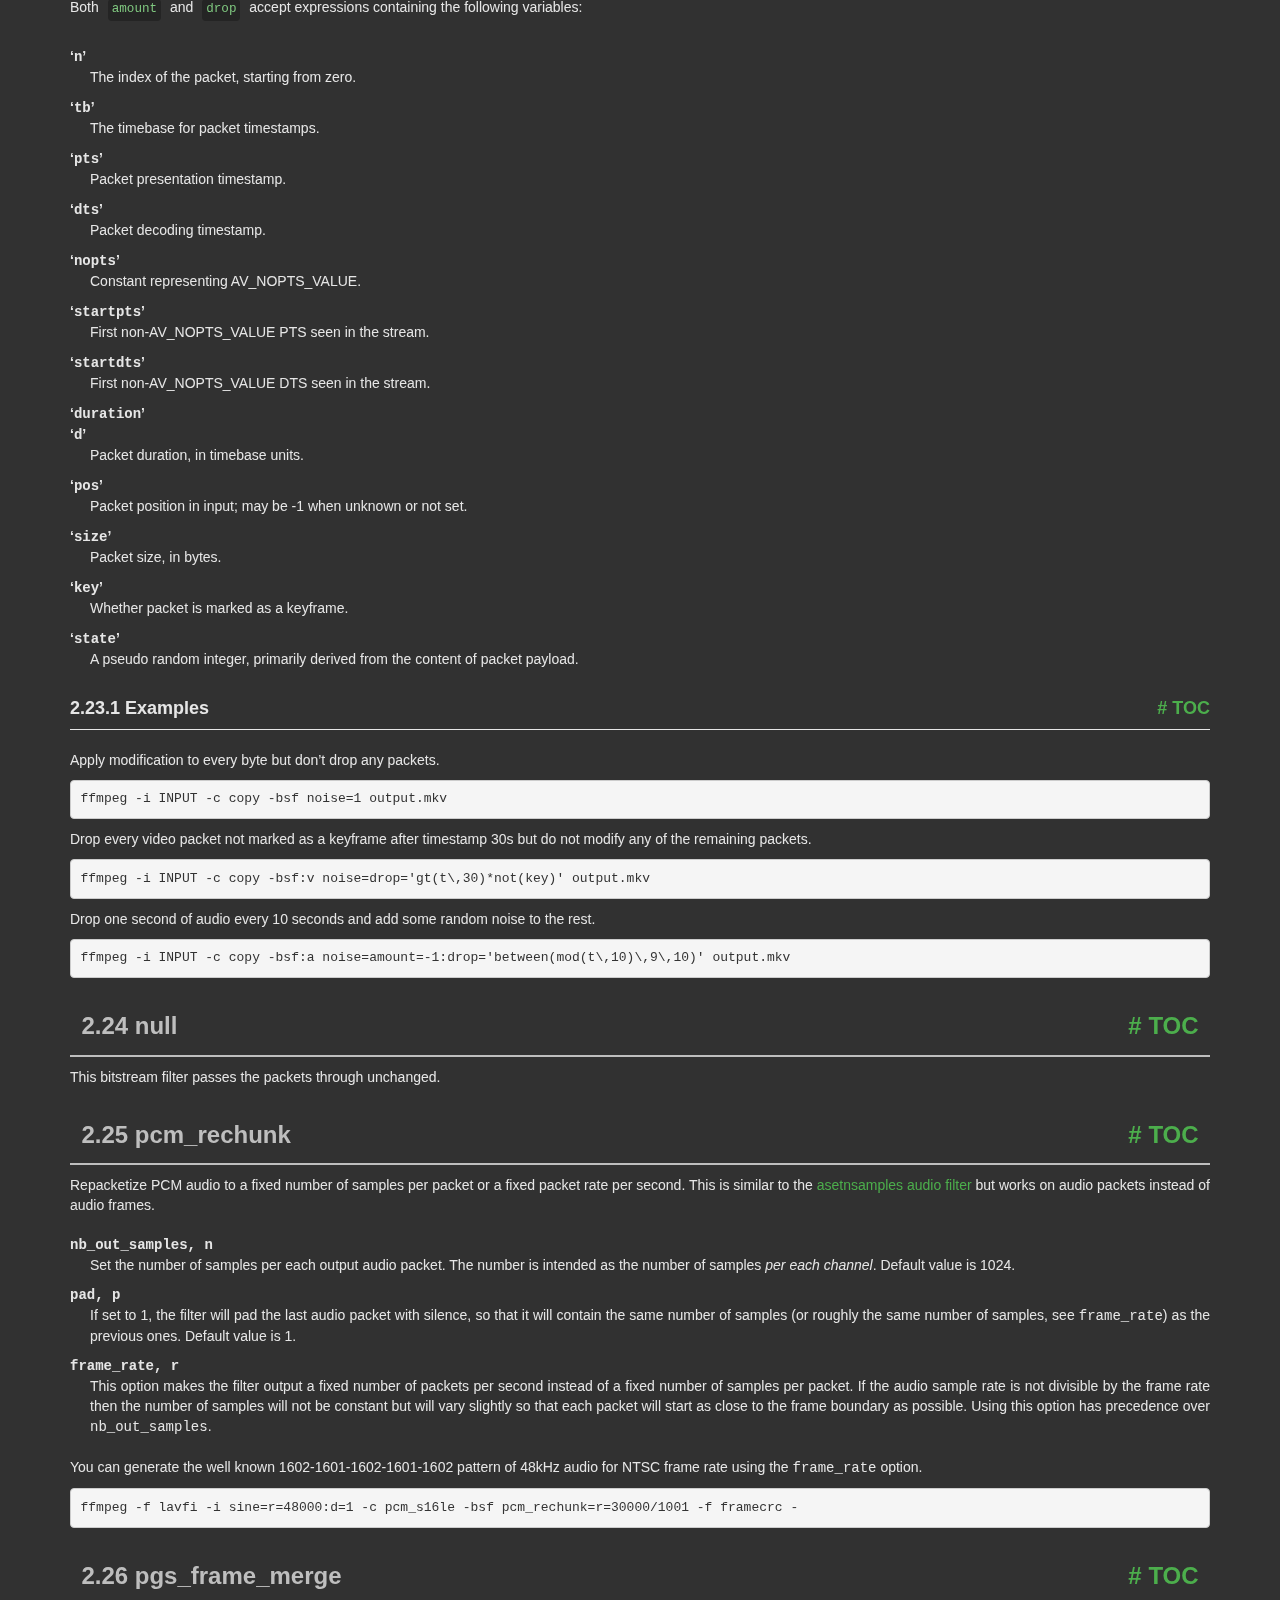
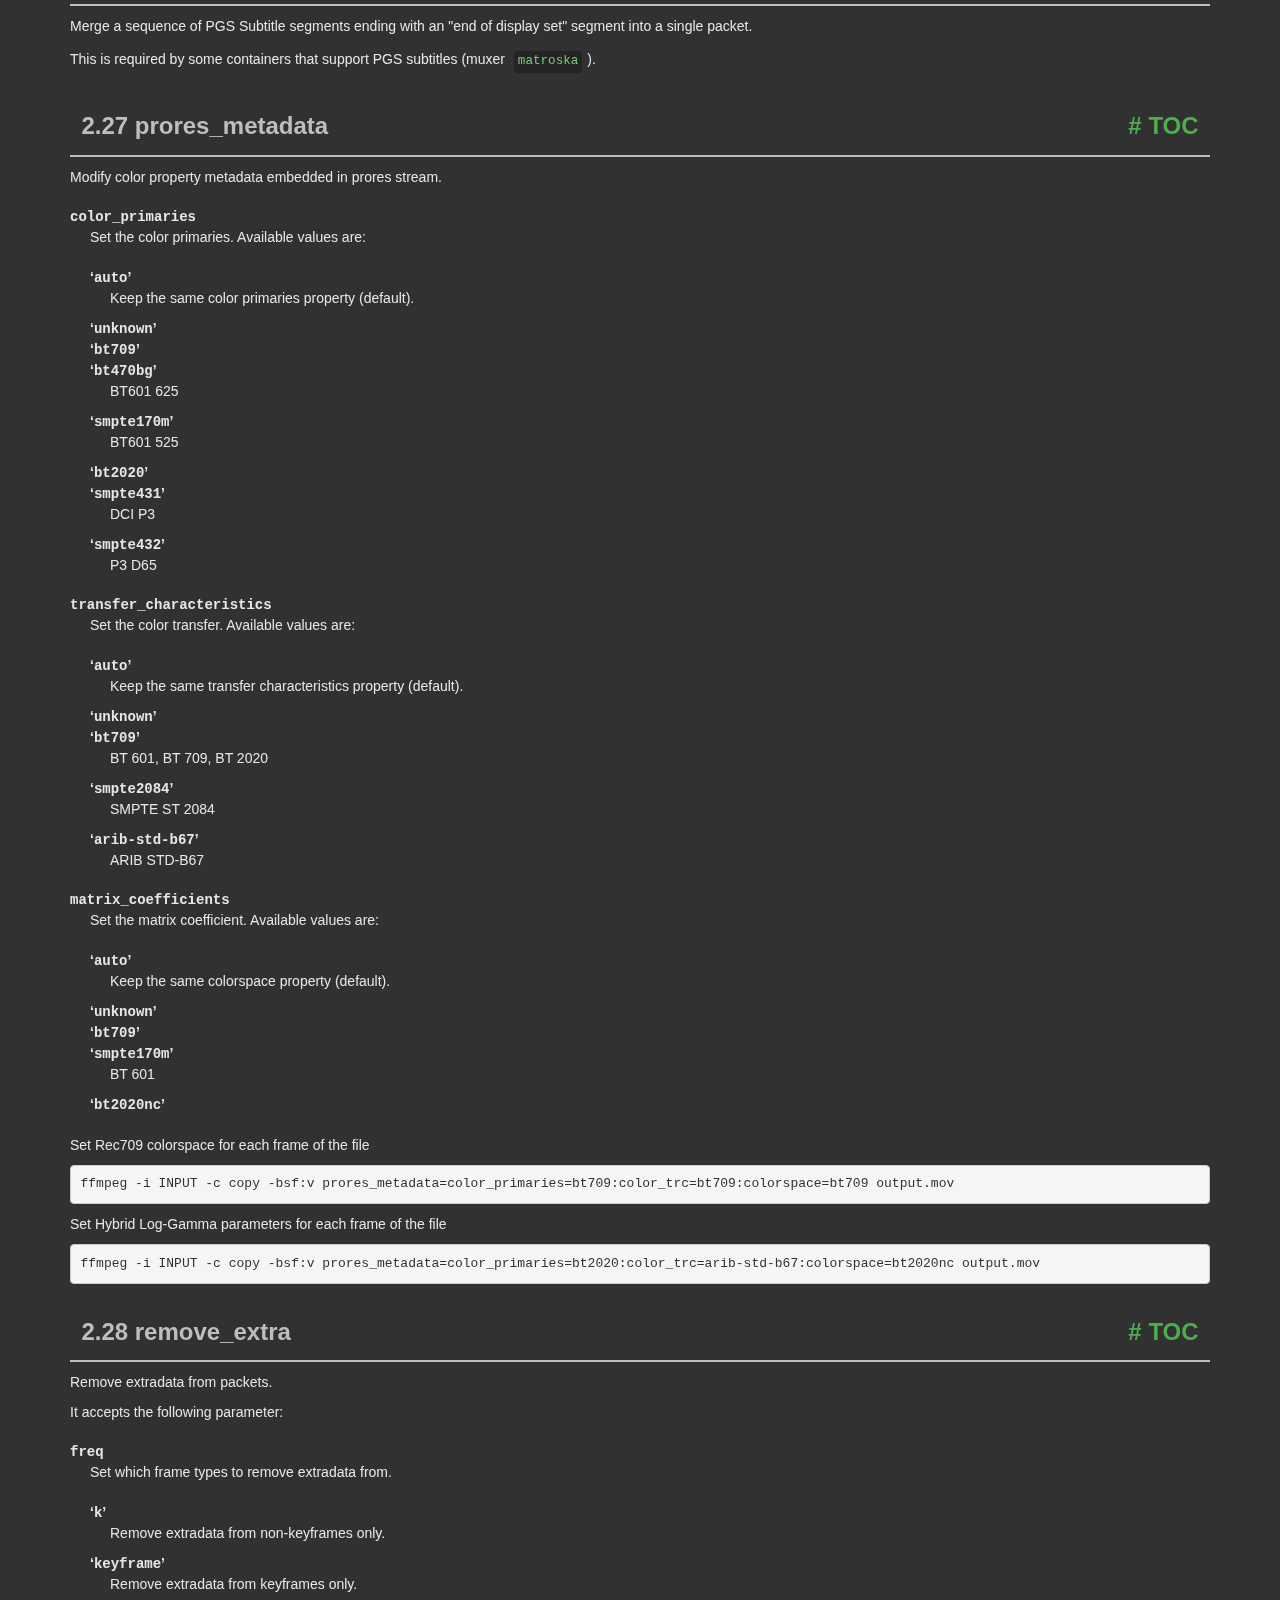
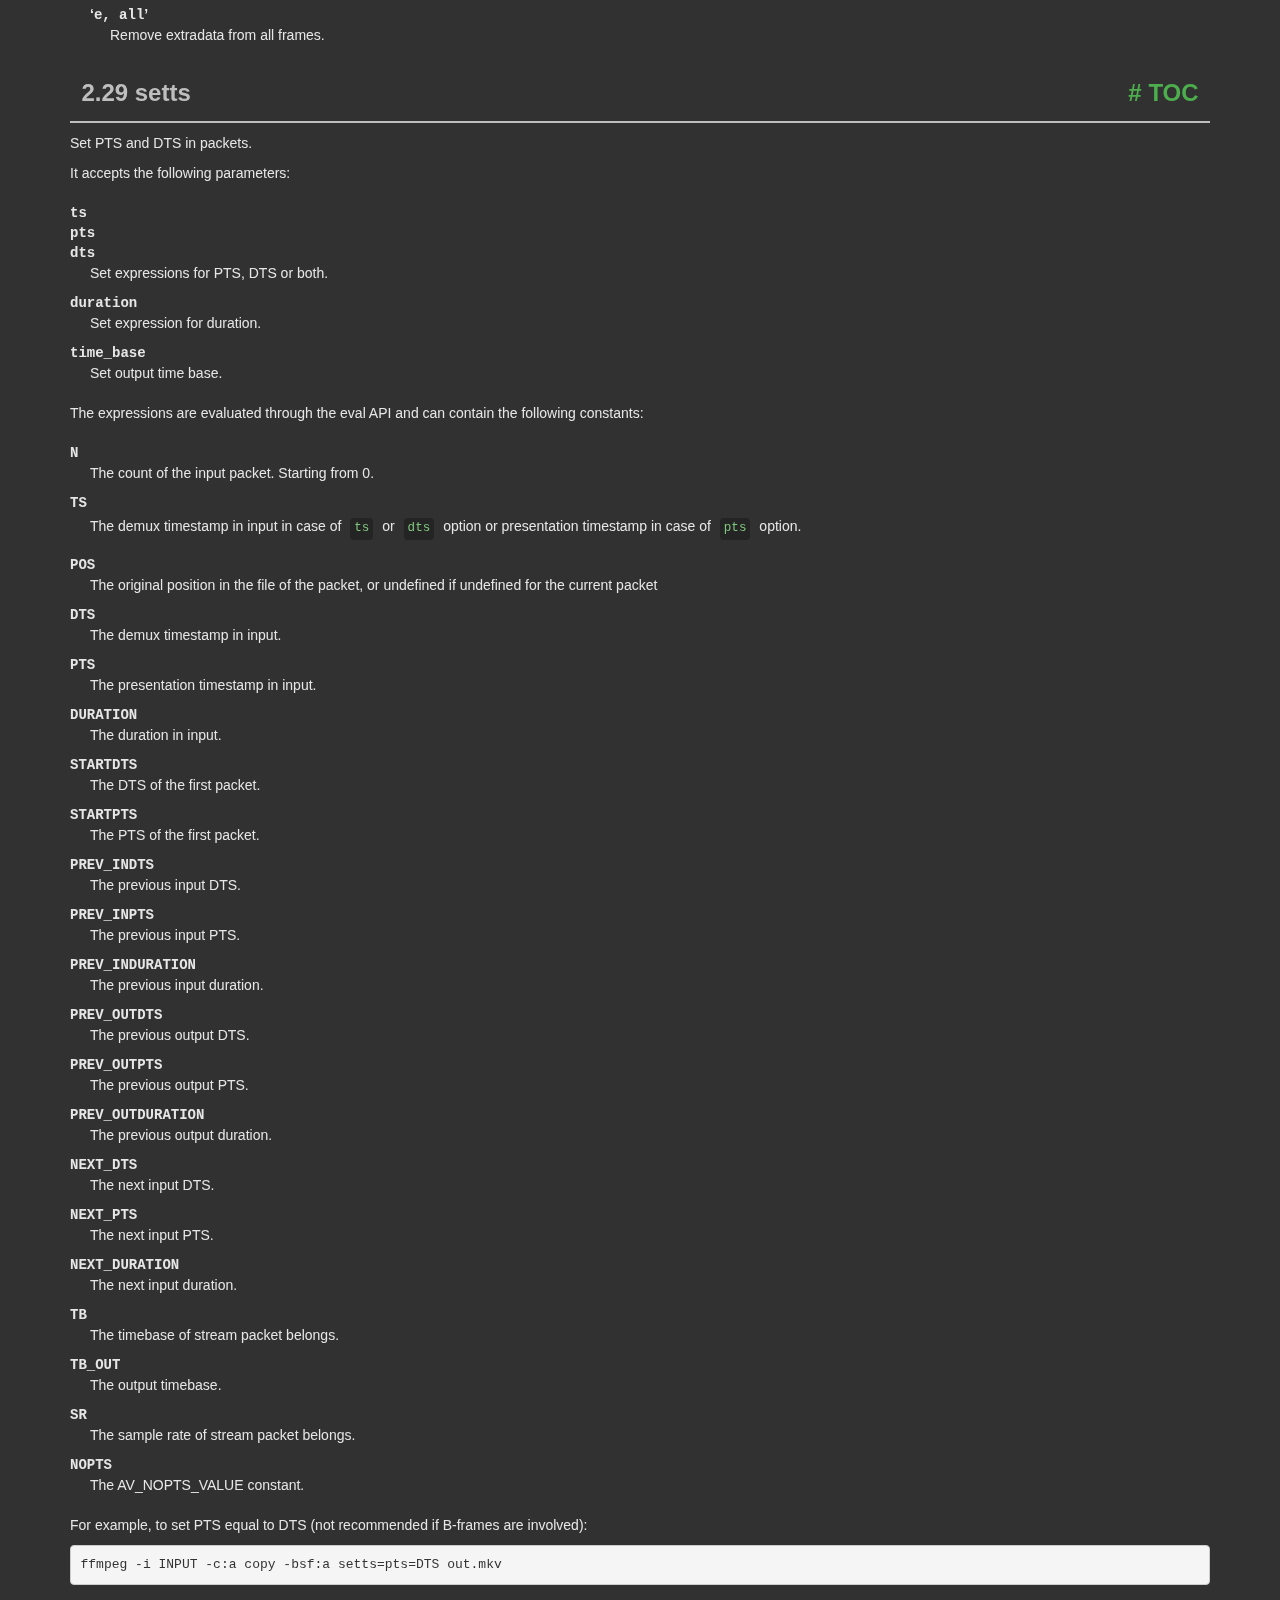
<file: ffmpeg/doc/ffmpeg-bitstream-filters.html>
<!DOCTYPE html PUBLIC "-//W3C//DTD HTML 4.01 Transitional//EN" "http://www.w3.org/TR/html4/loose.dtd">
<html>
<!-- Created by , GNU Texinfo 7.1 -->
  <head>
    <meta charset="utf-8">
    <title>
      FFmpeg Bitstream Filters Documentation
    </title>
    <meta name="viewport" content="width=device-width,initial-scale=1.0">
    <link rel="stylesheet" type="text/css" href="bootstrap.min.css">
    <link rel="stylesheet" type="text/css" href="style.min.css">
  </head>
  <body>
    <div class="container">
      <h1>
      FFmpeg Bitstream Filters Documentation
      </h1>


<a name="SEC_Top"></a>

<div class="element-contents" id="SEC_Contents">
<h2 class="contents-heading">Table of Contents</h2>

<div class="contents">

<ul class="toc-numbered-mark">
  <li><a id="toc-Description" href="#Description">1 Description</a></li>
  <li><a id="toc-Bitstream-Filters" href="#Bitstream-Filters">2 Bitstream Filters</a>
  <ul class="toc-numbered-mark">
    <li><a id="toc-aac_005fadtstoasc" href="#aac_005fadtstoasc">2.1 aac_adtstoasc</a></li>
    <li><a id="toc-av1_005fmetadata" href="#av1_005fmetadata">2.2 av1_metadata</a></li>
    <li><a id="toc-chomp" href="#chomp">2.3 chomp</a></li>
    <li><a id="toc-dca_005fcore" href="#dca_005fcore">2.4 dca_core</a></li>
    <li><a id="toc-dovi_005frpu" href="#dovi_005frpu">2.5 dovi_rpu</a></li>
    <li><a id="toc-dump_005fextra" href="#dump_005fextra">2.6 dump_extra</a></li>
    <li><a id="toc-dv_005ferror_005fmarker" href="#dv_005ferror_005fmarker">2.7 dv_error_marker</a></li>
    <li><a id="toc-eac3_005fcore" href="#eac3_005fcore">2.8 eac3_core</a></li>
    <li><a id="toc-extract_005fextradata" href="#extract_005fextradata">2.9 extract_extradata</a></li>
    <li><a id="toc-filter_005funits" href="#filter_005funits">2.10 filter_units</a></li>
    <li><a id="toc-hapqa_005fextract" href="#hapqa_005fextract">2.11 hapqa_extract</a></li>
    <li><a id="toc-h264_005fmetadata" href="#h264_005fmetadata">2.12 h264_metadata</a></li>
    <li><a id="toc-h264_005fmp4toannexb" href="#h264_005fmp4toannexb">2.13 h264_mp4toannexb</a></li>
    <li><a id="toc-h264_005fredundant_005fpps" href="#h264_005fredundant_005fpps">2.14 h264_redundant_pps</a></li>
    <li><a id="toc-hevc_005fmetadata" href="#hevc_005fmetadata">2.15 hevc_metadata</a></li>
    <li><a id="toc-hevc_005fmp4toannexb" href="#hevc_005fmp4toannexb">2.16 hevc_mp4toannexb</a></li>
    <li><a id="toc-imxdump" href="#imxdump">2.17 imxdump</a></li>
    <li><a id="toc-mjpeg2jpeg" href="#mjpeg2jpeg">2.18 mjpeg2jpeg</a></li>
    <li><a id="toc-mjpegadump" href="#mjpegadump">2.19 mjpegadump</a></li>
    <li><a id="toc-mov2textsub-1" href="#mov2textsub-1">2.20 mov2textsub</a></li>
    <li><a id="toc-mpeg2_005fmetadata" href="#mpeg2_005fmetadata">2.21 mpeg2_metadata</a></li>
    <li><a id="toc-mpeg4_005funpack_005fbframes" href="#mpeg4_005funpack_005fbframes">2.22 mpeg4_unpack_bframes</a></li>
    <li><a id="toc-noise" href="#noise">2.23 noise</a>
    <ul class="toc-numbered-mark">
      <li><a id="toc-Examples" href="#Examples">2.23.1 Examples</a></li>
    </ul></li>
    <li><a id="toc-null" href="#null">2.24 null</a></li>
    <li><a id="toc-pcm_005frechunk" href="#pcm_005frechunk">2.25 pcm_rechunk</a></li>
    <li><a id="toc-pgs_005fframe_005fmerge" href="#pgs_005fframe_005fmerge">2.26 pgs_frame_merge</a></li>
    <li><a id="toc-prores_005fmetadata" href="#prores_005fmetadata">2.27 prores_metadata</a></li>
    <li><a id="toc-remove_005fextra" href="#remove_005fextra">2.28 remove_extra</a></li>
    <li><a id="toc-setts" href="#setts">2.29 setts</a></li>
    <li><a id="toc-showinfo" href="#showinfo">2.30 showinfo</a></li>
    <li><a id="toc-text2movsub-1" href="#text2movsub-1">2.31 text2movsub</a></li>
    <li><a id="toc-trace_005fheaders" href="#trace_005fheaders">2.32 trace_headers</a></li>
    <li><a id="toc-truehd_005fcore" href="#truehd_005fcore">2.33 truehd_core</a></li>
    <li><a id="toc-vp9_005fmetadata" href="#vp9_005fmetadata">2.34 vp9_metadata</a></li>
    <li><a id="toc-vp9_005fsuperframe" href="#vp9_005fsuperframe">2.35 vp9_superframe</a></li>
    <li><a id="toc-vp9_005fsuperframe_005fsplit" href="#vp9_005fsuperframe_005fsplit">2.36 vp9_superframe_split</a></li>
    <li><a id="toc-vp9_005fraw_005freorder" href="#vp9_005fraw_005freorder">2.37 vp9_raw_reorder</a></li>
  </ul></li>
  <li><a id="toc-See-Also" href="#See-Also">3 See Also</a></li>
  <li><a id="toc-Authors" href="#Authors">4 Authors</a></li>
</ul>
</div>
</div>

<a name="Description"></a>
<h2 class="chapter">1 Description<span class="pull-right"><a class="anchor hidden-xs" href="#Description" aria-hidden="true">#</a> <a class="anchor hidden-xs"href="#toc-Description" aria-hidden="true">TOC</a></span></h2>

<p>This document describes the bitstream filters provided by the
libavcodec library.
</p>
<p>A bitstream filter operates on the encoded stream data, and performs
bitstream level modifications without performing decoding.
</p>

<a name="Bitstream-Filters"></a>
<h2 class="chapter">2 Bitstream Filters<span class="pull-right"><a class="anchor hidden-xs" href="#Bitstream-Filters" aria-hidden="true">#</a> <a class="anchor hidden-xs"href="#toc-Bitstream-Filters" aria-hidden="true">TOC</a></span></h2>

<p>When you configure your FFmpeg build, all the supported bitstream
filters are enabled by default. You can list all available ones using
the configure option <code class="code">--list-bsfs</code>.
</p>
<p>You can disable all the bitstream filters using the configure option
<code class="code">--disable-bsfs</code>, and selectively enable any bitstream filter using
the option <code class="code">--enable-bsf=BSF</code>, or you can disable a particular
bitstream filter using the option <code class="code">--disable-bsf=BSF</code>.
</p>
<p>The option <code class="code">-bsfs</code> of the ff* tools will display the list of
all the supported bitstream filters included in your build.
</p>
<p>The ff* tools have a -bsf option applied per stream, taking a
comma-separated list of filters, whose parameters follow the filter
name after a &rsquo;=&rsquo;.
</p>
<div class="example">
<pre class="example-preformatted">ffmpeg -i INPUT -c:v copy -bsf:v filter1[=opt1=str1:opt2=str2][,filter2] OUTPUT
</pre></div>

<p>Below is a description of the currently available bitstream filters,
with their parameters, if any.
</p>
<a name="aac_005fadtstoasc"></a>
<h3 class="section">2.1 aac_adtstoasc<span class="pull-right"><a class="anchor hidden-xs" href="#aac_005fadtstoasc" aria-hidden="true">#</a> <a class="anchor hidden-xs"href="#toc-aac_005fadtstoasc" aria-hidden="true">TOC</a></span></h3>

<p>Convert MPEG-2/4 AAC ADTS to an MPEG-4 Audio Specific Configuration
bitstream.
</p>
<p>This filter creates an MPEG-4 AudioSpecificConfig from an MPEG-2/4
ADTS header and removes the ADTS header.
</p>
<p>This filter is required for example when copying an AAC stream from a
raw ADTS AAC or an MPEG-TS container to MP4A-LATM, to an FLV file, or
to MOV/MP4 files and related formats such as 3GP or M4A. Please note
that it is auto-inserted for MP4A-LATM and MOV/MP4 and related formats.
</p>
<a name="av1_005fmetadata"></a>
<h3 class="section">2.2 av1_metadata<span class="pull-right"><a class="anchor hidden-xs" href="#av1_005fmetadata" aria-hidden="true">#</a> <a class="anchor hidden-xs"href="#toc-av1_005fmetadata" aria-hidden="true">TOC</a></span></h3>

<p>Modify metadata embedded in an AV1 stream.
</p>
<dl class="table">
<dt><samp class="option">td</samp></dt>
<dd><p>Insert or remove temporal delimiter OBUs in all temporal units of the
stream.
</p>
<dl class="table">
<dt>&lsquo;<samp class="samp">insert</samp>&rsquo;</dt>
<dd><p>Insert a TD at the beginning of every TU which does not already have one.
</p></dd>
<dt>&lsquo;<samp class="samp">remove</samp>&rsquo;</dt>
<dd><p>Remove the TD from the beginning of every TU which has one.
</p></dd>
</dl>

</dd>
<dt><samp class="option">color_primaries</samp></dt>
<dt><samp class="option">transfer_characteristics</samp></dt>
<dt><samp class="option">matrix_coefficients</samp></dt>
<dd><p>Set the color description fields in the stream (see AV1 section 6.4.2).
</p>
</dd>
<dt><samp class="option">color_range</samp></dt>
<dd><p>Set the color range in the stream (see AV1 section 6.4.2; note that
this cannot be set for streams using BT.709 primaries, sRGB transfer
characteristic and identity (RGB) matrix coefficients).
</p><dl class="table">
<dt>&lsquo;<samp class="samp">tv</samp>&rsquo;</dt>
<dd><p>Limited range.
</p></dd>
<dt>&lsquo;<samp class="samp">pc</samp>&rsquo;</dt>
<dd><p>Full range.
</p></dd>
</dl>

</dd>
<dt><samp class="option">chroma_sample_position</samp></dt>
<dd><p>Set the chroma sample location in the stream (see AV1 section 6.4.2).
This can only be set for 4:2:0 streams.
</p>
<dl class="table">
<dt>&lsquo;<samp class="samp">vertical</samp>&rsquo;</dt>
<dd><p>Left position (matching the default in MPEG-2 and H.264).
</p></dd>
<dt>&lsquo;<samp class="samp">colocated</samp>&rsquo;</dt>
<dd><p>Top-left position.
</p></dd>
</dl>

</dd>
<dt><samp class="option">tick_rate</samp></dt>
<dd><p>Set the tick rate (<em class="emph">time_scale / num_units_in_display_tick</em>) in
the timing info in the sequence header.
</p></dd>
<dt><samp class="option">num_ticks_per_picture</samp></dt>
<dd><p>Set the number of ticks in each picture, to indicate that the stream
has a fixed framerate.  Ignored if <samp class="option">tick_rate</samp> is not also set.
</p>
</dd>
<dt><samp class="option">delete_padding</samp></dt>
<dd><p>Deletes Padding OBUs.
</p>
</dd>
</dl>

<a name="chomp"></a>
<h3 class="section">2.3 chomp<span class="pull-right"><a class="anchor hidden-xs" href="#chomp" aria-hidden="true">#</a> <a class="anchor hidden-xs"href="#toc-chomp" aria-hidden="true">TOC</a></span></h3>

<p>Remove zero padding at the end of a packet.
</p>
<a name="dca_005fcore"></a>
<h3 class="section">2.4 dca_core<span class="pull-right"><a class="anchor hidden-xs" href="#dca_005fcore" aria-hidden="true">#</a> <a class="anchor hidden-xs"href="#toc-dca_005fcore" aria-hidden="true">TOC</a></span></h3>

<p>Extract the core from a DCA/DTS stream, dropping extensions such as
DTS-HD.
</p>
<a name="dovi_005frpu"></a>
<h3 class="section">2.5 dovi_rpu<span class="pull-right"><a class="anchor hidden-xs" href="#dovi_005frpu" aria-hidden="true">#</a> <a class="anchor hidden-xs"href="#toc-dovi_005frpu" aria-hidden="true">TOC</a></span></h3>

<p>Manipulate Dolby Vision metadata in a HEVC/AV1 bitstream, optionally enabling
metadata compression.
</p>
<dl class="table">
<dt><samp class="option">strip</samp></dt>
<dd><p>If enabled, strip all Dolby Vision metadata (configuration record + RPU data
blocks) from the stream.
</p></dd>
<dt><samp class="option">compression</samp></dt>
<dd><p>Which compression level to enable.
</p><dl class="table">
<dt>&lsquo;<samp class="samp">none</samp>&rsquo;</dt>
<dd><p>No metadata compression.
</p></dd>
<dt>&lsquo;<samp class="samp">limited</samp>&rsquo;</dt>
<dd><p>Limited metadata compression scheme. Should be compatible with most devices.
This is the default.
</p></dd>
<dt>&lsquo;<samp class="samp">extended</samp>&rsquo;</dt>
<dd><p>Extended metadata compression. Devices are not required to support this. Note
that this level currently behaves the same as &lsquo;<samp class="samp">limited</samp>&rsquo; in libavcodec.
</p></dd>
</dl>
</dd>
</dl>

<a name="dump_005fextra"></a>
<h3 class="section">2.6 dump_extra<span class="pull-right"><a class="anchor hidden-xs" href="#dump_005fextra" aria-hidden="true">#</a> <a class="anchor hidden-xs"href="#toc-dump_005fextra" aria-hidden="true">TOC</a></span></h3>

<p>Add extradata to the beginning of the filtered packets except when
said packets already exactly begin with the extradata that is intended
to be added.
</p>
<dl class="table">
<dt><samp class="option">freq</samp></dt>
<dd><p>The additional argument specifies which packets should be filtered.
It accepts the values:
</p><dl class="table">
<dt>&lsquo;<samp class="samp">k</samp>&rsquo;</dt>
<dt>&lsquo;<samp class="samp">keyframe</samp>&rsquo;</dt>
<dd><p>add extradata to all key packets
</p>
</dd>
<dt>&lsquo;<samp class="samp">e</samp>&rsquo;</dt>
<dt>&lsquo;<samp class="samp">all</samp>&rsquo;</dt>
<dd><p>add extradata to all packets
</p></dd>
</dl>
</dd>
</dl>

<p>If not specified it is assumed &lsquo;<samp class="samp">k</samp>&rsquo;.
</p>
<p>For example the following <code class="command">ffmpeg</code> command forces a global
header (thus disabling individual packet headers) in the H.264 packets
generated by the <code class="code">libx264</code> encoder, but corrects them by adding
the header stored in extradata to the key packets:
</p><div class="example">
<pre class="example-preformatted">ffmpeg -i INPUT -map 0 -flags:v +global_header -c:v libx264 -bsf:v dump_extra out.ts
</pre></div>

<a name="dv_005ferror_005fmarker"></a>
<h3 class="section">2.7 dv_error_marker<span class="pull-right"><a class="anchor hidden-xs" href="#dv_005ferror_005fmarker" aria-hidden="true">#</a> <a class="anchor hidden-xs"href="#toc-dv_005ferror_005fmarker" aria-hidden="true">TOC</a></span></h3>

<p>Blocks in DV which are marked as damaged are replaced by blocks of the specified color.
</p>
<dl class="table">
<dt><samp class="option">color</samp></dt>
<dd><p>The color to replace damaged blocks by
</p></dd>
<dt><samp class="option">sta</samp></dt>
<dd><p>A 16 bit mask which specifies which of the 16 possible error status values are
to be replaced by colored blocks. 0xFFFE is the default which replaces all non 0
error status values.
</p><dl class="table">
<dt>&lsquo;<samp class="samp">ok</samp>&rsquo;</dt>
<dd><p>No error, no concealment
</p></dd>
<dt>&lsquo;<samp class="samp">err</samp>&rsquo;</dt>
<dd><p>Error, No concealment
</p></dd>
<dt>&lsquo;<samp class="samp">res</samp>&rsquo;</dt>
<dd><p>Reserved
</p></dd>
<dt>&lsquo;<samp class="samp">notok</samp>&rsquo;</dt>
<dd><p>Error or concealment
</p></dd>
<dt>&lsquo;<samp class="samp">notres</samp>&rsquo;</dt>
<dd><p>Not reserved
</p></dd>
<dt>&lsquo;<samp class="samp">Aa, Ba, Ca, Ab, Bb, Cb, A, B, C, a, b, erri, erru</samp>&rsquo;</dt>
<dd><p>The specific error status code
</p></dd>
</dl>
<p>see page 44-46 or section 5.5 of
<a class="url" href="http://web.archive.org/web/20060927044735/http://www.smpte.org/smpte_store/standards/pdf/s314m.pdf">http://web.archive.org/web/20060927044735/http://www.smpte.org/smpte_store/standards/pdf/s314m.pdf</a>
</p>
</dd>
</dl>

<a name="eac3_005fcore"></a>
<h3 class="section">2.8 eac3_core<span class="pull-right"><a class="anchor hidden-xs" href="#eac3_005fcore" aria-hidden="true">#</a> <a class="anchor hidden-xs"href="#toc-eac3_005fcore" aria-hidden="true">TOC</a></span></h3>

<p>Extract the core from a E-AC-3 stream, dropping extra channels.
</p>
<a name="extract_005fextradata"></a>
<h3 class="section">2.9 extract_extradata<span class="pull-right"><a class="anchor hidden-xs" href="#extract_005fextradata" aria-hidden="true">#</a> <a class="anchor hidden-xs"href="#toc-extract_005fextradata" aria-hidden="true">TOC</a></span></h3>

<p>Extract the in-band extradata.
</p>
<p>Certain codecs allow the long-term headers (e.g. MPEG-2 sequence headers,
or H.264/HEVC (VPS/)SPS/PPS) to be transmitted either &quot;in-band&quot; (i.e. as a part
of the bitstream containing the coded frames) or &quot;out of band&quot; (e.g. on the
container level). This latter form is called &quot;extradata&quot; in FFmpeg terminology.
</p>
<p>This bitstream filter detects the in-band headers and makes them available as
extradata.
</p>
<dl class="table">
<dt><samp class="option">remove</samp></dt>
<dd><p>When this option is enabled, the long-term headers are removed from the
bitstream after extraction.
</p></dd>
</dl>

<a name="filter_005funits"></a>
<h3 class="section">2.10 filter_units<span class="pull-right"><a class="anchor hidden-xs" href="#filter_005funits" aria-hidden="true">#</a> <a class="anchor hidden-xs"href="#toc-filter_005funits" aria-hidden="true">TOC</a></span></h3>

<p>Remove units with types in or not in a given set from the stream.
</p>
<dl class="table">
<dt><samp class="option">pass_types</samp></dt>
<dd><p>List of unit types or ranges of unit types to pass through while removing
all others.  This is specified as a &rsquo;|&rsquo;-separated list of unit type values
or ranges of values with &rsquo;-&rsquo;.
</p>
</dd>
<dt><samp class="option">remove_types</samp></dt>
<dd><p>Identical to <samp class="option">pass_types</samp>, except the units in the given set
removed and all others passed through.
</p></dd>
</dl>

<p>The types used by pass_types and remove_types correspond to NAL unit types
(nal_unit_type) in H.264, HEVC and H.266 (see Table 7-1 in the H.264
and HEVC specifications or Table 5 in the H.266 specification), to
marker values for JPEG (without 0xFF prefix) and to start codes without
start code prefix (i.e. the byte following the 0x000001) for MPEG-2.
For VP8 and VP9, every unit has type zero.
</p>
<p>Extradata is unchanged by this transformation, but note that if the stream
contains inline parameter sets then the output may be unusable if they are
removed.
</p>
<p>For example, to remove all non-VCL NAL units from an H.264 stream:
</p><div class="example">
<pre class="example-preformatted">ffmpeg -i INPUT -c:v copy -bsf:v 'filter_units=pass_types=1-5' OUTPUT
</pre></div>

<p>To remove all AUDs, SEI and filler from an H.265 stream:
</p><div class="example">
<pre class="example-preformatted">ffmpeg -i INPUT -c:v copy -bsf:v 'filter_units=remove_types=35|38-40' OUTPUT
</pre></div>

<p>To remove all user data from a MPEG-2 stream, including Closed Captions:
</p><div class="example">
<pre class="example-preformatted">ffmpeg -i INPUT -c:v copy -bsf:v 'filter_units=remove_types=178' OUTPUT
</pre></div>

<p>To remove all SEI from a H264 stream, including Closed Captions:
</p><div class="example">
<pre class="example-preformatted">ffmpeg -i INPUT -c:v copy -bsf:v 'filter_units=remove_types=6' OUTPUT
</pre></div>

<p>To remove all prefix and suffix SEI from a HEVC stream, including Closed Captions and dynamic HDR:
</p><div class="example">
<pre class="example-preformatted">ffmpeg -i INPUT -c:v copy -bsf:v 'filter_units=remove_types=39|40' OUTPUT
</pre></div>

<a name="hapqa_005fextract"></a>
<h3 class="section">2.11 hapqa_extract<span class="pull-right"><a class="anchor hidden-xs" href="#hapqa_005fextract" aria-hidden="true">#</a> <a class="anchor hidden-xs"href="#toc-hapqa_005fextract" aria-hidden="true">TOC</a></span></h3>

<p>Extract Rgb or Alpha part of an HAPQA file, without recompression, in order to create an HAPQ or an HAPAlphaOnly file.
</p>
<dl class="table">
<dt><samp class="option">texture</samp></dt>
<dd><p>Specifies the texture to keep.
</p>
<dl class="table">
<dt><samp class="option">color</samp></dt>
<dt><samp class="option">alpha</samp></dt>
</dl>

</dd>
</dl>

<p>Convert HAPQA to HAPQ
</p><div class="example">
<pre class="example-preformatted">ffmpeg -i hapqa_inputfile.mov -c copy -bsf:v hapqa_extract=texture=color -tag:v HapY -metadata:s:v:0 encoder=&quot;HAPQ&quot; hapq_file.mov
</pre></div>

<p>Convert HAPQA to HAPAlphaOnly
</p><div class="example">
<pre class="example-preformatted">ffmpeg -i hapqa_inputfile.mov -c copy -bsf:v hapqa_extract=texture=alpha -tag:v HapA -metadata:s:v:0 encoder=&quot;HAPAlpha Only&quot; hapalphaonly_file.mov
</pre></div>

<a name="h264_005fmetadata"></a>
<h3 class="section">2.12 h264_metadata<span class="pull-right"><a class="anchor hidden-xs" href="#h264_005fmetadata" aria-hidden="true">#</a> <a class="anchor hidden-xs"href="#toc-h264_005fmetadata" aria-hidden="true">TOC</a></span></h3>

<p>Modify metadata embedded in an H.264 stream.
</p>
<dl class="table">
<dt><samp class="option">aud</samp></dt>
<dd><p>Insert or remove AUD NAL units in all access units of the stream.
</p>
<dl class="table">
<dt>&lsquo;<samp class="samp">pass</samp>&rsquo;</dt>
<dt>&lsquo;<samp class="samp">insert</samp>&rsquo;</dt>
<dt>&lsquo;<samp class="samp">remove</samp>&rsquo;</dt>
</dl>

<p>Default is pass.
</p>
</dd>
<dt><samp class="option">sample_aspect_ratio</samp></dt>
<dd><p>Set the sample aspect ratio of the stream in the VUI parameters.
See H.264 table E-1.
</p>
</dd>
<dt><samp class="option">overscan_appropriate_flag</samp></dt>
<dd><p>Set whether the stream is suitable for display using overscan
or not (see H.264 section E.2.1).
</p>
</dd>
<dt><samp class="option">video_format</samp></dt>
<dt><samp class="option">video_full_range_flag</samp></dt>
<dd><p>Set the video format in the stream (see H.264 section E.2.1 and
table E-2).
</p>
</dd>
<dt><samp class="option">colour_primaries</samp></dt>
<dt><samp class="option">transfer_characteristics</samp></dt>
<dt><samp class="option">matrix_coefficients</samp></dt>
<dd><p>Set the colour description in the stream (see H.264 section E.2.1
and tables E-3, E-4 and E-5).
</p>
</dd>
<dt><samp class="option">chroma_sample_loc_type</samp></dt>
<dd><p>Set the chroma sample location in the stream (see H.264 section
E.2.1 and figure E-1).
</p>
</dd>
<dt><samp class="option">tick_rate</samp></dt>
<dd><p>Set the tick rate (time_scale / num_units_in_tick) in the VUI
parameters.  This is the smallest time unit representable in the
stream, and in many cases represents the field rate of the stream
(double the frame rate).
</p></dd>
<dt><samp class="option">fixed_frame_rate_flag</samp></dt>
<dd><p>Set whether the stream has fixed framerate - typically this indicates
that the framerate is exactly half the tick rate, but the exact
meaning is dependent on interlacing and the picture structure (see
H.264 section E.2.1 and table E-6).
</p></dd>
<dt><samp class="option">zero_new_constraint_set_flags</samp></dt>
<dd><p>Zero constraint_set4_flag and constraint_set5_flag in the SPS. These
bits were reserved in a previous version of the H.264 spec, and thus
some hardware decoders require these to be zero. The result of zeroing
this is still a valid bitstream.
</p>
</dd>
<dt><samp class="option">crop_left</samp></dt>
<dt><samp class="option">crop_right</samp></dt>
<dt><samp class="option">crop_top</samp></dt>
<dt><samp class="option">crop_bottom</samp></dt>
<dd><p>Set the frame cropping offsets in the SPS.  These values will replace
the current ones if the stream is already cropped.
</p>
<p>These fields are set in pixels.  Note that some sizes may not be
representable if the chroma is subsampled or the stream is interlaced
(see H.264 section 7.4.2.1.1).
</p>
</dd>
<dt><samp class="option">sei_user_data</samp></dt>
<dd><p>Insert a string as SEI unregistered user data.  The argument must
be of the form <em class="emph">UUID+string</em>, where the UUID is as hex digits
possibly separated by hyphens, and the string can be anything.
</p>
<p>For example, &lsquo;<samp class="samp">086f3693-b7b3-4f2c-9653-21492feee5b8+hello</samp>&rsquo; will
insert the string &ldquo;hello&rdquo; associated with the given UUID.
</p>
</dd>
<dt><samp class="option">delete_filler</samp></dt>
<dd><p>Deletes both filler NAL units and filler SEI messages.
</p>
</dd>
<dt><samp class="option">display_orientation</samp></dt>
<dd><p>Insert, extract or remove Display orientation SEI messages.
See H.264 section D.1.27 and D.2.27 for syntax and semantics.
</p>
<dl class="table">
<dt>&lsquo;<samp class="samp">pass</samp>&rsquo;</dt>
<dt>&lsquo;<samp class="samp">insert</samp>&rsquo;</dt>
<dt>&lsquo;<samp class="samp">remove</samp>&rsquo;</dt>
<dt>&lsquo;<samp class="samp">extract</samp>&rsquo;</dt>
</dl>

<p>Default is pass.
</p>
<p>Insert mode works in conjunction with <code class="code">rotate</code> and <code class="code">flip</code> options.
Any pre-existing Display orientation messages will be removed in insert or remove mode.
Extract mode attaches the display matrix to the packet as side data.
</p>
</dd>
<dt><samp class="option">rotate</samp></dt>
<dd><p>Set rotation in display orientation SEI (anticlockwise angle in degrees).
Range is -360 to +360. Default is NaN.
</p>
</dd>
<dt><samp class="option">flip</samp></dt>
<dd><p>Set flip in display orientation SEI.
</p>
<dl class="table">
<dt>&lsquo;<samp class="samp">horizontal</samp>&rsquo;</dt>
<dt>&lsquo;<samp class="samp">vertical</samp>&rsquo;</dt>
</dl>

<p>Default is unset.
</p>
</dd>
<dt><samp class="option">level</samp></dt>
<dd><p>Set the level in the SPS.  Refer to H.264 section A.3 and tables A-1
to A-5.
</p>
<p>The argument must be the name of a level (for example, &lsquo;<samp class="samp">4.2</samp>&rsquo;), a
level_idc value (for example, &lsquo;<samp class="samp">42</samp>&rsquo;), or the special name &lsquo;<samp class="samp">auto</samp>&rsquo;
indicating that the filter should attempt to guess the level from the
input stream properties.
</p>
</dd>
</dl>

<a name="h264_005fmp4toannexb"></a>
<h3 class="section">2.13 h264_mp4toannexb<span class="pull-right"><a class="anchor hidden-xs" href="#h264_005fmp4toannexb" aria-hidden="true">#</a> <a class="anchor hidden-xs"href="#toc-h264_005fmp4toannexb" aria-hidden="true">TOC</a></span></h3>

<p>Convert an H.264 bitstream from length prefixed mode to start code
prefixed mode (as defined in the Annex B of the ITU-T H.264
specification).
</p>
<p>This is required by some streaming formats, typically the MPEG-2
transport stream format (muxer <code class="code">mpegts</code>).
</p>
<p>For example to remux an MP4 file containing an H.264 stream to mpegts
format with <code class="command">ffmpeg</code>, you can use the command:
</p>
<div class="example">
<pre class="example-preformatted">ffmpeg -i INPUT.mp4 -codec copy -bsf:v h264_mp4toannexb OUTPUT.ts
</pre></div>

<p>Please note that this filter is auto-inserted for MPEG-TS (muxer
<code class="code">mpegts</code>) and raw H.264 (muxer <code class="code">h264</code>) output formats.
</p>
<a name="h264_005fredundant_005fpps"></a>
<h3 class="section">2.14 h264_redundant_pps<span class="pull-right"><a class="anchor hidden-xs" href="#h264_005fredundant_005fpps" aria-hidden="true">#</a> <a class="anchor hidden-xs"href="#toc-h264_005fredundant_005fpps" aria-hidden="true">TOC</a></span></h3>

<p>This applies a specific fixup to some Blu-ray BDMV H264 streams
which contain redundant PPSs. The PPSs modify irrelevant parameters
of the stream, confusing other transformations which require
the correct extradata.
</p>
<p>The encoder used on these impacted streams adds extra PPSs throughout
the stream, varying the initial QP and whether weighted prediction
was enabled. This causes issues after copying the stream into
a global header container, as the starting PPS is not suitable
for the rest of the stream. One side effect, for example,
is seeking will return garbled output until a new PPS appears.
</p>
<p>This BSF removes the extra PPSs and rewrites the slice headers
such that the stream uses a single leading PPS in the global header,
which resolves the issue.
</p>
<a name="hevc_005fmetadata"></a>
<h3 class="section">2.15 hevc_metadata<span class="pull-right"><a class="anchor hidden-xs" href="#hevc_005fmetadata" aria-hidden="true">#</a> <a class="anchor hidden-xs"href="#toc-hevc_005fmetadata" aria-hidden="true">TOC</a></span></h3>

<p>Modify metadata embedded in an HEVC stream.
</p>
<dl class="table">
<dt><samp class="option">aud</samp></dt>
<dd><p>Insert or remove AUD NAL units in all access units of the stream.
</p>
<dl class="table">
<dt>&lsquo;<samp class="samp">insert</samp>&rsquo;</dt>
<dt>&lsquo;<samp class="samp">remove</samp>&rsquo;</dt>
</dl>

</dd>
<dt><samp class="option">sample_aspect_ratio</samp></dt>
<dd><p>Set the sample aspect ratio in the stream in the VUI parameters.
</p>
</dd>
<dt><samp class="option">video_format</samp></dt>
<dt><samp class="option">video_full_range_flag</samp></dt>
<dd><p>Set the video format in the stream (see H.265 section E.3.1 and
table E.2).
</p>
</dd>
<dt><samp class="option">colour_primaries</samp></dt>
<dt><samp class="option">transfer_characteristics</samp></dt>
<dt><samp class="option">matrix_coefficients</samp></dt>
<dd><p>Set the colour description in the stream (see H.265 section E.3.1
and tables E.3, E.4 and E.5).
</p>
</dd>
<dt><samp class="option">chroma_sample_loc_type</samp></dt>
<dd><p>Set the chroma sample location in the stream (see H.265 section
E.3.1 and figure E.1).
</p>
</dd>
<dt><samp class="option">tick_rate</samp></dt>
<dd><p>Set the tick rate in the VPS and VUI parameters (time_scale /
num_units_in_tick). Combined with <samp class="option">num_ticks_poc_diff_one</samp>, this can
set a constant framerate in the stream.  Note that it is likely to be
overridden by container parameters when the stream is in a container.
</p>
</dd>
<dt><samp class="option">num_ticks_poc_diff_one</samp></dt>
<dd><p>Set poc_proportional_to_timing_flag in VPS and VUI and use this value
to set num_ticks_poc_diff_one_minus1 (see H.265 sections 7.4.3.1 and
E.3.1).  Ignored if <samp class="option">tick_rate</samp> is not also set.
</p>
</dd>
<dt><samp class="option">crop_left</samp></dt>
<dt><samp class="option">crop_right</samp></dt>
<dt><samp class="option">crop_top</samp></dt>
<dt><samp class="option">crop_bottom</samp></dt>
<dd><p>Set the conformance window cropping offsets in the SPS.  These values
will replace the current ones if the stream is already cropped.
</p>
<p>These fields are set in pixels.  Note that some sizes may not be
representable if the chroma is subsampled (H.265 section 7.4.3.2.1).
</p>
</dd>
<dt><samp class="option">width</samp></dt>
<dt><samp class="option">height</samp></dt>
<dd><p>Set width and height after crop.
</p>
</dd>
<dt><samp class="option">level</samp></dt>
<dd><p>Set the level in the VPS and SPS.  See H.265 section A.4 and tables
A.6 and A.7.
</p>
<p>The argument must be the name of a level (for example, &lsquo;<samp class="samp">5.1</samp>&rsquo;), a
<em class="emph">general_level_idc</em> value (for example, &lsquo;<samp class="samp">153</samp>&rsquo; for level 5.1),
or the special name &lsquo;<samp class="samp">auto</samp>&rsquo; indicating that the filter should
attempt to guess the level from the input stream properties.
</p>
</dd>
</dl>

<a name="hevc_005fmp4toannexb"></a>
<h3 class="section">2.16 hevc_mp4toannexb<span class="pull-right"><a class="anchor hidden-xs" href="#hevc_005fmp4toannexb" aria-hidden="true">#</a> <a class="anchor hidden-xs"href="#toc-hevc_005fmp4toannexb" aria-hidden="true">TOC</a></span></h3>

<p>Convert an HEVC/H.265 bitstream from length prefixed mode to start code
prefixed mode (as defined in the Annex B of the ITU-T H.265
specification).
</p>
<p>This is required by some streaming formats, typically the MPEG-2
transport stream format (muxer <code class="code">mpegts</code>).
</p>
<p>For example to remux an MP4 file containing an HEVC stream to mpegts
format with <code class="command">ffmpeg</code>, you can use the command:
</p>
<div class="example">
<pre class="example-preformatted">ffmpeg -i INPUT.mp4 -codec copy -bsf:v hevc_mp4toannexb OUTPUT.ts
</pre></div>

<p>Please note that this filter is auto-inserted for MPEG-TS (muxer
<code class="code">mpegts</code>) and raw HEVC/H.265 (muxer <code class="code">h265</code> or
<code class="code">hevc</code>) output formats.
</p>
<a name="imxdump"></a>
<h3 class="section">2.17 imxdump<span class="pull-right"><a class="anchor hidden-xs" href="#imxdump" aria-hidden="true">#</a> <a class="anchor hidden-xs"href="#toc-imxdump" aria-hidden="true">TOC</a></span></h3>

<p>Modifies the bitstream to fit in MOV and to be usable by the Final Cut
Pro decoder. This filter only applies to the mpeg2video codec, and is
likely not needed for Final Cut Pro 7 and newer with the appropriate
<samp class="option">-tag:v</samp>.
</p>
<p>For example, to remux 30 MB/sec NTSC IMX to MOV:
</p>
<div class="example">
<pre class="example-preformatted">ffmpeg -i input.mxf -c copy -bsf:v imxdump -tag:v mx3n output.mov
</pre></div>

<a name="mjpeg2jpeg"></a>
<h3 class="section">2.18 mjpeg2jpeg<span class="pull-right"><a class="anchor hidden-xs" href="#mjpeg2jpeg" aria-hidden="true">#</a> <a class="anchor hidden-xs"href="#toc-mjpeg2jpeg" aria-hidden="true">TOC</a></span></h3>

<p>Convert MJPEG/AVI1 packets to full JPEG/JFIF packets.
</p>
<p>MJPEG is a video codec wherein each video frame is essentially a
JPEG image. The individual frames can be extracted without loss,
e.g. by
</p>
<div class="example">
<pre class="example-preformatted">ffmpeg -i ../some_mjpeg.avi -c:v copy frames_%d.jpg
</pre></div>

<p>Unfortunately, these chunks are incomplete JPEG images, because
they lack the DHT segment required for decoding. Quoting from
<a class="url" href="http://www.digitalpreservation.gov/formats/fdd/fdd000063.shtml">http://www.digitalpreservation.gov/formats/fdd/fdd000063.shtml</a>:
</p>
<p>Avery Lee, writing in the rec.video.desktop newsgroup in 2001,
commented that &quot;MJPEG, or at least the MJPEG in AVIs having the
MJPG fourcc, is restricted JPEG with a fixed &ndash; and *omitted* &ndash;
Huffman table. The JPEG must be YCbCr colorspace, it must be 4:2:2,
and it must use basic Huffman encoding, not arithmetic or
progressive. . . . You can indeed extract the MJPEG frames and
decode them with a regular JPEG decoder, but you have to prepend
the DHT segment to them, or else the decoder won&rsquo;t have any idea
how to decompress the data. The exact table necessary is given in
the OpenDML spec.&quot;
</p>
<p>This bitstream filter patches the header of frames extracted from an MJPEG
stream (carrying the AVI1 header ID and lacking a DHT segment) to
produce fully qualified JPEG images.
</p>
<div class="example">
<pre class="example-preformatted">ffmpeg -i mjpeg-movie.avi -c:v copy -bsf:v mjpeg2jpeg frame_%d.jpg
exiftran -i -9 frame*.jpg
ffmpeg -i frame_%d.jpg -c:v copy rotated.avi
</pre></div>

<a name="mjpegadump"></a>
<h3 class="section">2.19 mjpegadump<span class="pull-right"><a class="anchor hidden-xs" href="#mjpegadump" aria-hidden="true">#</a> <a class="anchor hidden-xs"href="#toc-mjpegadump" aria-hidden="true">TOC</a></span></h3>

<p>Add an MJPEG A header to the bitstream, to enable decoding by
Quicktime.
</p>
<a class="anchor" id="mov2textsub"></a><a name="mov2textsub-1"></a>
<h3 class="section">2.20 mov2textsub<span class="pull-right"><a class="anchor hidden-xs" href="#mov2textsub-1" aria-hidden="true">#</a> <a class="anchor hidden-xs"href="#toc-mov2textsub-1" aria-hidden="true">TOC</a></span></h3>

<p>Extract a representable text file from MOV subtitles, stripping the
metadata header from each subtitle packet.
</p>
<p>See also the <a class="ref" href="#text2movsub">text2movsub</a> filter.
</p>
<a name="mpeg2_005fmetadata"></a>
<h3 class="section">2.21 mpeg2_metadata<span class="pull-right"><a class="anchor hidden-xs" href="#mpeg2_005fmetadata" aria-hidden="true">#</a> <a class="anchor hidden-xs"href="#toc-mpeg2_005fmetadata" aria-hidden="true">TOC</a></span></h3>

<p>Modify metadata embedded in an MPEG-2 stream.
</p>
<dl class="table">
<dt><samp class="option">display_aspect_ratio</samp></dt>
<dd><p>Set the display aspect ratio in the stream.
</p>
<p>The following fixed values are supported:
</p><dl class="table">
<dt><samp class="option">4/3</samp></dt>
<dt><samp class="option">16/9</samp></dt>
<dt><samp class="option">221/100</samp></dt>
</dl>
<p>Any other value will result in square pixels being signalled instead
(see H.262 section 6.3.3 and table 6-3).
</p>
</dd>
<dt><samp class="option">frame_rate</samp></dt>
<dd><p>Set the frame rate in the stream.  This is constructed from a table
of known values combined with a small multiplier and divisor - if
the supplied value is not exactly representable, the nearest
representable value will be used instead (see H.262 section 6.3.3
and table 6-4).
</p>
</dd>
<dt><samp class="option">video_format</samp></dt>
<dd><p>Set the video format in the stream (see H.262 section 6.3.6 and
table 6-6).
</p>
</dd>
<dt><samp class="option">colour_primaries</samp></dt>
<dt><samp class="option">transfer_characteristics</samp></dt>
<dt><samp class="option">matrix_coefficients</samp></dt>
<dd><p>Set the colour description in the stream (see H.262 section 6.3.6
and tables 6-7, 6-8 and 6-9).
</p>
</dd>
</dl>

<a name="mpeg4_005funpack_005fbframes"></a>
<h3 class="section">2.22 mpeg4_unpack_bframes<span class="pull-right"><a class="anchor hidden-xs" href="#mpeg4_005funpack_005fbframes" aria-hidden="true">#</a> <a class="anchor hidden-xs"href="#toc-mpeg4_005funpack_005fbframes" aria-hidden="true">TOC</a></span></h3>

<p>Unpack DivX-style packed B-frames.
</p>
<p>DivX-style packed B-frames are not valid MPEG-4 and were only a
workaround for the broken Video for Windows subsystem.
They use more space, can cause minor AV sync issues, require more
CPU power to decode (unless the player has some decoded picture queue
to compensate the 2,0,2,0 frame per packet style) and cause
trouble if copied into a standard container like mp4 or mpeg-ps/ts,
because MPEG-4 decoders may not be able to decode them, since they are
not valid MPEG-4.
</p>
<p>For example to fix an AVI file containing an MPEG-4 stream with
DivX-style packed B-frames using <code class="command">ffmpeg</code>, you can use the command:
</p>
<div class="example">
<pre class="example-preformatted">ffmpeg -i INPUT.avi -codec copy -bsf:v mpeg4_unpack_bframes OUTPUT.avi
</pre></div>

<a name="noise"></a>
<h3 class="section">2.23 noise<span class="pull-right"><a class="anchor hidden-xs" href="#noise" aria-hidden="true">#</a> <a class="anchor hidden-xs"href="#toc-noise" aria-hidden="true">TOC</a></span></h3>

<p>Damages the contents of packets or simply drops them without damaging the
container. Can be used for fuzzing or testing error resilience/concealment.
</p>
<p>Parameters:
</p><dl class="table">
<dt><samp class="option">amount</samp></dt>
<dd><p>Accepts an expression whose evaluation per-packet determines how often bytes in that
packet will be modified. A value below 0 will result in a variable frequency.
Default is 0 which results in no modification. However, if neither amount nor drop is specified,
amount will be set to <var class="var">-1</var>. See below for accepted variables.
</p></dd>
<dt><samp class="option">drop</samp></dt>
<dd><p>Accepts an expression evaluated per-packet whose value determines whether that packet is dropped.
Evaluation to a positive value results in the packet being dropped. Evaluation to a negative
value results in a variable chance of it being dropped, roughly inverse in proportion to the magnitude
of the value. Default is 0 which results in no drops. See below for accepted variables.
</p></dd>
<dt><samp class="option">dropamount</samp></dt>
<dd><p>Accepts a non-negative integer, which assigns a variable chance of it being dropped, roughly inverse
in proportion to the value. Default is 0 which results in no drops. This option is kept for backwards
compatibility and is equivalent to setting drop to a negative value with the same magnitude
i.e. <code class="code">dropamount=4</code> is the same as <code class="code">drop=-4</code>. Ignored if drop is also specified.
</p></dd>
</dl>

<p>Both <code class="code">amount</code> and <code class="code">drop</code> accept expressions containing the following variables:
</p>
<dl class="table">
<dt>&lsquo;<samp class="samp">n</samp>&rsquo;</dt>
<dd><p>The index of the packet, starting from zero.
</p></dd>
<dt>&lsquo;<samp class="samp">tb</samp>&rsquo;</dt>
<dd><p>The timebase for packet timestamps.
</p></dd>
<dt>&lsquo;<samp class="samp">pts</samp>&rsquo;</dt>
<dd><p>Packet presentation timestamp.
</p></dd>
<dt>&lsquo;<samp class="samp">dts</samp>&rsquo;</dt>
<dd><p>Packet decoding timestamp.
</p></dd>
<dt>&lsquo;<samp class="samp">nopts</samp>&rsquo;</dt>
<dd><p>Constant representing AV_NOPTS_VALUE.
</p></dd>
<dt>&lsquo;<samp class="samp">startpts</samp>&rsquo;</dt>
<dd><p>First non-AV_NOPTS_VALUE PTS seen in the stream.
</p></dd>
<dt>&lsquo;<samp class="samp">startdts</samp>&rsquo;</dt>
<dd><p>First non-AV_NOPTS_VALUE DTS seen in the stream.
</p></dd>
<dt>&lsquo;<samp class="samp">duration</samp>&rsquo;</dt>
<dt>&lsquo;<samp class="samp">d</samp>&rsquo;</dt>
<dd><p>Packet duration, in timebase units.
</p></dd>
<dt>&lsquo;<samp class="samp">pos</samp>&rsquo;</dt>
<dd><p>Packet position in input; may be -1 when unknown or not set.
</p></dd>
<dt>&lsquo;<samp class="samp">size</samp>&rsquo;</dt>
<dd><p>Packet size, in bytes.
</p></dd>
<dt>&lsquo;<samp class="samp">key</samp>&rsquo;</dt>
<dd><p>Whether packet is marked as a keyframe.
</p></dd>
<dt>&lsquo;<samp class="samp">state</samp>&rsquo;</dt>
<dd><p>A pseudo random integer, primarily derived from the content of packet payload.
</p></dd>
</dl>

<a name="Examples"></a>
<h4 class="subsection">2.23.1 Examples<span class="pull-right"><a class="anchor hidden-xs" href="#Examples" aria-hidden="true">#</a> <a class="anchor hidden-xs"href="#toc-Examples" aria-hidden="true">TOC</a></span></h4>
<p>Apply modification to every byte but don&rsquo;t drop any packets.
</p><div class="example">
<pre class="example-preformatted">ffmpeg -i INPUT -c copy -bsf noise=1 output.mkv
</pre></div>

<p>Drop every video packet not marked as a keyframe after timestamp 30s but do not
modify any of the remaining packets.
</p><div class="example">
<pre class="example-preformatted">ffmpeg -i INPUT -c copy -bsf:v noise=drop='gt(t\,30)*not(key)' output.mkv
</pre></div>

<p>Drop one second of audio every 10 seconds and add some random noise to the rest.
</p><div class="example">
<pre class="example-preformatted">ffmpeg -i INPUT -c copy -bsf:a noise=amount=-1:drop='between(mod(t\,10)\,9\,10)' output.mkv
</pre></div>

<a name="null"></a>
<h3 class="section">2.24 null<span class="pull-right"><a class="anchor hidden-xs" href="#null" aria-hidden="true">#</a> <a class="anchor hidden-xs"href="#toc-null" aria-hidden="true">TOC</a></span></h3>
<p>This bitstream filter passes the packets through unchanged.
</p>
<a name="pcm_005frechunk"></a>
<h3 class="section">2.25 pcm_rechunk<span class="pull-right"><a class="anchor hidden-xs" href="#pcm_005frechunk" aria-hidden="true">#</a> <a class="anchor hidden-xs"href="#toc-pcm_005frechunk" aria-hidden="true">TOC</a></span></h3>

<p>Repacketize PCM audio to a fixed number of samples per packet or a fixed packet
rate per second. This is similar to the <a data-manual="ffmpeg-filters" href="ffmpeg-filters.html#asetnsamples">asetnsamples audio
filter</a> but works on audio packets instead of audio frames.
</p>
<dl class="table">
<dt><samp class="option">nb_out_samples, n</samp></dt>
<dd><p>Set the number of samples per each output audio packet. The number is intended
as the number of samples <em class="emph">per each channel</em>. Default value is 1024.
</p>
</dd>
<dt><samp class="option">pad, p</samp></dt>
<dd><p>If set to 1, the filter will pad the last audio packet with silence, so that it
will contain the same number of samples (or roughly the same number of samples,
see <samp class="option">frame_rate</samp>) as the previous ones. Default value is 1.
</p>
</dd>
<dt><samp class="option">frame_rate, r</samp></dt>
<dd><p>This option makes the filter output a fixed number of packets per second instead
of a fixed number of samples per packet. If the audio sample rate is not
divisible by the frame rate then the number of samples will not be constant but
will vary slightly so that each packet will start as close to the frame
boundary as possible. Using this option has precedence over <samp class="option">nb_out_samples</samp>.
</p></dd>
</dl>

<p>You can generate the well known 1602-1601-1602-1601-1602 pattern of 48kHz audio
for NTSC frame rate using the <samp class="option">frame_rate</samp> option.
</p><div class="example">
<pre class="example-preformatted">ffmpeg -f lavfi -i sine=r=48000:d=1 -c pcm_s16le -bsf pcm_rechunk=r=30000/1001 -f framecrc -
</pre></div>

<a name="pgs_005fframe_005fmerge"></a>
<h3 class="section">2.26 pgs_frame_merge<span class="pull-right"><a class="anchor hidden-xs" href="#pgs_005fframe_005fmerge" aria-hidden="true">#</a> <a class="anchor hidden-xs"href="#toc-pgs_005fframe_005fmerge" aria-hidden="true">TOC</a></span></h3>

<p>Merge a sequence of PGS Subtitle segments ending with an &quot;end of display set&quot;
segment into a single packet.
</p>
<p>This is required by some containers that support PGS subtitles
(muxer <code class="code">matroska</code>).
</p>
<a name="prores_005fmetadata"></a>
<h3 class="section">2.27 prores_metadata<span class="pull-right"><a class="anchor hidden-xs" href="#prores_005fmetadata" aria-hidden="true">#</a> <a class="anchor hidden-xs"href="#toc-prores_005fmetadata" aria-hidden="true">TOC</a></span></h3>

<p>Modify color property metadata embedded in prores stream.
</p>
<dl class="table">
<dt><samp class="option">color_primaries</samp></dt>
<dd><p>Set the color primaries.
Available values are:
</p>
<dl class="table">
<dt>&lsquo;<samp class="samp">auto</samp>&rsquo;</dt>
<dd><p>Keep the same color primaries property (default).
</p>
</dd>
<dt>&lsquo;<samp class="samp">unknown</samp>&rsquo;</dt>
<dt>&lsquo;<samp class="samp">bt709</samp>&rsquo;</dt>
<dt>&lsquo;<samp class="samp">bt470bg</samp>&rsquo;</dt>
<dd><p>BT601 625
</p>
</dd>
<dt>&lsquo;<samp class="samp">smpte170m</samp>&rsquo;</dt>
<dd><p>BT601 525
</p>
</dd>
<dt>&lsquo;<samp class="samp">bt2020</samp>&rsquo;</dt>
<dt>&lsquo;<samp class="samp">smpte431</samp>&rsquo;</dt>
<dd><p>DCI P3
</p>
</dd>
<dt>&lsquo;<samp class="samp">smpte432</samp>&rsquo;</dt>
<dd><p>P3 D65
</p>
</dd>
</dl>

</dd>
<dt><samp class="option">transfer_characteristics</samp></dt>
<dd><p>Set the color transfer.
Available values are:
</p>
<dl class="table">
<dt>&lsquo;<samp class="samp">auto</samp>&rsquo;</dt>
<dd><p>Keep the same transfer characteristics property (default).
</p>
</dd>
<dt>&lsquo;<samp class="samp">unknown</samp>&rsquo;</dt>
<dt>&lsquo;<samp class="samp">bt709</samp>&rsquo;</dt>
<dd><p>BT 601, BT 709, BT 2020
</p></dd>
<dt>&lsquo;<samp class="samp">smpte2084</samp>&rsquo;</dt>
<dd><p>SMPTE ST 2084
</p></dd>
<dt>&lsquo;<samp class="samp">arib-std-b67</samp>&rsquo;</dt>
<dd><p>ARIB STD-B67
</p></dd>
</dl>


</dd>
<dt><samp class="option">matrix_coefficients</samp></dt>
<dd><p>Set the matrix coefficient.
Available values are:
</p>
<dl class="table">
<dt>&lsquo;<samp class="samp">auto</samp>&rsquo;</dt>
<dd><p>Keep the same colorspace property (default).
</p>
</dd>
<dt>&lsquo;<samp class="samp">unknown</samp>&rsquo;</dt>
<dt>&lsquo;<samp class="samp">bt709</samp>&rsquo;</dt>
<dt>&lsquo;<samp class="samp">smpte170m</samp>&rsquo;</dt>
<dd><p>BT 601
</p>
</dd>
<dt>&lsquo;<samp class="samp">bt2020nc</samp>&rsquo;</dt>
</dl>
</dd>
</dl>

<p>Set Rec709 colorspace for each frame of the file
</p><div class="example">
<pre class="example-preformatted">ffmpeg -i INPUT -c copy -bsf:v prores_metadata=color_primaries=bt709:color_trc=bt709:colorspace=bt709 output.mov
</pre></div>

<p>Set Hybrid Log-Gamma parameters for each frame of the file
</p><div class="example">
<pre class="example-preformatted">ffmpeg -i INPUT -c copy -bsf:v prores_metadata=color_primaries=bt2020:color_trc=arib-std-b67:colorspace=bt2020nc output.mov
</pre></div>

<a name="remove_005fextra"></a>
<h3 class="section">2.28 remove_extra<span class="pull-right"><a class="anchor hidden-xs" href="#remove_005fextra" aria-hidden="true">#</a> <a class="anchor hidden-xs"href="#toc-remove_005fextra" aria-hidden="true">TOC</a></span></h3>

<p>Remove extradata from packets.
</p>
<p>It accepts the following parameter:
</p><dl class="table">
<dt><samp class="option">freq</samp></dt>
<dd><p>Set which frame types to remove extradata from.
</p>
<dl class="table">
<dt>&lsquo;<samp class="samp">k</samp>&rsquo;</dt>
<dd><p>Remove extradata from non-keyframes only.
</p>
</dd>
<dt>&lsquo;<samp class="samp">keyframe</samp>&rsquo;</dt>
<dd><p>Remove extradata from keyframes only.
</p>
</dd>
<dt>&lsquo;<samp class="samp">e, all</samp>&rsquo;</dt>
<dd><p>Remove extradata from all frames.
</p>
</dd>
</dl>
</dd>
</dl>

<a name="setts"></a>
<h3 class="section">2.29 setts<span class="pull-right"><a class="anchor hidden-xs" href="#setts" aria-hidden="true">#</a> <a class="anchor hidden-xs"href="#toc-setts" aria-hidden="true">TOC</a></span></h3>
<p>Set PTS and DTS in packets.
</p>
<p>It accepts the following parameters:
</p><dl class="table">
<dt><samp class="option">ts</samp></dt>
<dt><samp class="option">pts</samp></dt>
<dt><samp class="option">dts</samp></dt>
<dd><p>Set expressions for PTS, DTS or both.
</p></dd>
<dt><samp class="option">duration</samp></dt>
<dd><p>Set expression for duration.
</p></dd>
<dt><samp class="option">time_base</samp></dt>
<dd><p>Set output time base.
</p></dd>
</dl>

<p>The expressions are evaluated through the eval API and can contain the following
constants:
</p>
<dl class="table">
<dt><samp class="option">N</samp></dt>
<dd><p>The count of the input packet. Starting from 0.
</p>
</dd>
<dt><samp class="option">TS</samp></dt>
<dd><p>The demux timestamp in input in case of <code class="code">ts</code> or <code class="code">dts</code> option or presentation
timestamp in case of <code class="code">pts</code> option.
</p>
</dd>
<dt><samp class="option">POS</samp></dt>
<dd><p>The original position in the file of the packet, or undefined if undefined
for the current packet
</p>
</dd>
<dt><samp class="option">DTS</samp></dt>
<dd><p>The demux timestamp in input.
</p>
</dd>
<dt><samp class="option">PTS</samp></dt>
<dd><p>The presentation timestamp in input.
</p>
</dd>
<dt><samp class="option">DURATION</samp></dt>
<dd><p>The duration in input.
</p>
</dd>
<dt><samp class="option">STARTDTS</samp></dt>
<dd><p>The DTS of the first packet.
</p>
</dd>
<dt><samp class="option">STARTPTS</samp></dt>
<dd><p>The PTS of the first packet.
</p>
</dd>
<dt><samp class="option">PREV_INDTS</samp></dt>
<dd><p>The previous input DTS.
</p>
</dd>
<dt><samp class="option">PREV_INPTS</samp></dt>
<dd><p>The previous input PTS.
</p>
</dd>
<dt><samp class="option">PREV_INDURATION</samp></dt>
<dd><p>The previous input duration.
</p>
</dd>
<dt><samp class="option">PREV_OUTDTS</samp></dt>
<dd><p>The previous output DTS.
</p>
</dd>
<dt><samp class="option">PREV_OUTPTS</samp></dt>
<dd><p>The previous output PTS.
</p>
</dd>
<dt><samp class="option">PREV_OUTDURATION</samp></dt>
<dd><p>The previous output duration.
</p>
</dd>
<dt><samp class="option">NEXT_DTS</samp></dt>
<dd><p>The next input DTS.
</p>
</dd>
<dt><samp class="option">NEXT_PTS</samp></dt>
<dd><p>The next input PTS.
</p>
</dd>
<dt><samp class="option">NEXT_DURATION</samp></dt>
<dd><p>The next input duration.
</p>
</dd>
<dt><samp class="option">TB</samp></dt>
<dd><p>The timebase of stream packet belongs.
</p>
</dd>
<dt><samp class="option">TB_OUT</samp></dt>
<dd><p>The output timebase.
</p>
</dd>
<dt><samp class="option">SR</samp></dt>
<dd><p>The sample rate of stream packet belongs.
</p>
</dd>
<dt><samp class="option">NOPTS</samp></dt>
<dd><p>The AV_NOPTS_VALUE constant.
</p></dd>
</dl>

<p>For example, to set PTS equal to DTS (not recommended if B-frames are involved):
</p><div class="example">
<pre class="example-preformatted">ffmpeg -i INPUT -c:a copy -bsf:a setts=pts=DTS out.mkv
</pre></div>

<a name="showinfo"></a>
<h3 class="section">2.30 showinfo<span class="pull-right"><a class="anchor hidden-xs" href="#showinfo" aria-hidden="true">#</a> <a class="anchor hidden-xs"href="#toc-showinfo" aria-hidden="true">TOC</a></span></h3>
<p>Log basic packet information. Mainly useful for testing, debugging,
and development.
</p>
<a class="anchor" id="text2movsub"></a><a name="text2movsub-1"></a>
<h3 class="section">2.31 text2movsub<span class="pull-right"><a class="anchor hidden-xs" href="#text2movsub-1" aria-hidden="true">#</a> <a class="anchor hidden-xs"href="#toc-text2movsub-1" aria-hidden="true">TOC</a></span></h3>

<p>Convert text subtitles to MOV subtitles (as used by the <code class="code">mov_text</code>
codec) with metadata headers.
</p>
<p>See also the <a class="ref" href="#mov2textsub">mov2textsub</a> filter.
</p>
<a name="trace_005fheaders"></a>
<h3 class="section">2.32 trace_headers<span class="pull-right"><a class="anchor hidden-xs" href="#trace_005fheaders" aria-hidden="true">#</a> <a class="anchor hidden-xs"href="#toc-trace_005fheaders" aria-hidden="true">TOC</a></span></h3>

<p>Log trace output containing all syntax elements in the coded stream
headers (everything above the level of individual coded blocks).
This can be useful for debugging low-level stream issues.
</p>
<p>Supports AV1, H.264, H.265, (M)JPEG, MPEG-2 and VP9, but depending
on the build only a subset of these may be available.
</p>
<a name="truehd_005fcore"></a>
<h3 class="section">2.33 truehd_core<span class="pull-right"><a class="anchor hidden-xs" href="#truehd_005fcore" aria-hidden="true">#</a> <a class="anchor hidden-xs"href="#toc-truehd_005fcore" aria-hidden="true">TOC</a></span></h3>

<p>Extract the core from a TrueHD stream, dropping ATMOS data.
</p>
<a name="vp9_005fmetadata"></a>
<h3 class="section">2.34 vp9_metadata<span class="pull-right"><a class="anchor hidden-xs" href="#vp9_005fmetadata" aria-hidden="true">#</a> <a class="anchor hidden-xs"href="#toc-vp9_005fmetadata" aria-hidden="true">TOC</a></span></h3>

<p>Modify metadata embedded in a VP9 stream.
</p>
<dl class="table">
<dt><samp class="option">color_space</samp></dt>
<dd><p>Set the color space value in the frame header.  Note that any frame
set to RGB will be implicitly set to PC range and that RGB is
incompatible with profiles 0 and 2.
</p><dl class="table">
<dt>&lsquo;<samp class="samp">unknown</samp>&rsquo;</dt>
<dt>&lsquo;<samp class="samp">bt601</samp>&rsquo;</dt>
<dt>&lsquo;<samp class="samp">bt709</samp>&rsquo;</dt>
<dt>&lsquo;<samp class="samp">smpte170</samp>&rsquo;</dt>
<dt>&lsquo;<samp class="samp">smpte240</samp>&rsquo;</dt>
<dt>&lsquo;<samp class="samp">bt2020</samp>&rsquo;</dt>
<dt>&lsquo;<samp class="samp">rgb</samp>&rsquo;</dt>
</dl>

</dd>
<dt><samp class="option">color_range</samp></dt>
<dd><p>Set the color range value in the frame header.  Note that any value
imposed by the color space will take precedence over this value.
</p><dl class="table">
<dt>&lsquo;<samp class="samp">tv</samp>&rsquo;</dt>
<dt>&lsquo;<samp class="samp">pc</samp>&rsquo;</dt>
</dl>
</dd>
</dl>

<a name="vp9_005fsuperframe"></a>
<h3 class="section">2.35 vp9_superframe<span class="pull-right"><a class="anchor hidden-xs" href="#vp9_005fsuperframe" aria-hidden="true">#</a> <a class="anchor hidden-xs"href="#toc-vp9_005fsuperframe" aria-hidden="true">TOC</a></span></h3>

<p>Merge VP9 invisible (alt-ref) frames back into VP9 superframes. This
fixes merging of split/segmented VP9 streams where the alt-ref frame
was split from its visible counterpart.
</p>
<a name="vp9_005fsuperframe_005fsplit"></a>
<h3 class="section">2.36 vp9_superframe_split<span class="pull-right"><a class="anchor hidden-xs" href="#vp9_005fsuperframe_005fsplit" aria-hidden="true">#</a> <a class="anchor hidden-xs"href="#toc-vp9_005fsuperframe_005fsplit" aria-hidden="true">TOC</a></span></h3>

<p>Split VP9 superframes into single frames.
</p>
<a name="vp9_005fraw_005freorder"></a>
<h3 class="section">2.37 vp9_raw_reorder<span class="pull-right"><a class="anchor hidden-xs" href="#vp9_005fraw_005freorder" aria-hidden="true">#</a> <a class="anchor hidden-xs"href="#toc-vp9_005fraw_005freorder" aria-hidden="true">TOC</a></span></h3>

<p>Given a VP9 stream with correct timestamps but possibly out of order,
insert additional show-existing-frame packets to correct the ordering.
</p>

<a name="See-Also"></a>
<h2 class="chapter">3 See Also<span class="pull-right"><a class="anchor hidden-xs" href="#See-Also" aria-hidden="true">#</a> <a class="anchor hidden-xs"href="#toc-See-Also" aria-hidden="true">TOC</a></span></h2>

<p><a class="url" href="ffmpeg.html">ffmpeg</a>, <a class="url" href="ffplay.html">ffplay</a>, <a class="url" href="ffprobe.html">ffprobe</a>,
<a class="url" href="libavcodec.html">libavcodec</a>
</p>

<a name="Authors"></a>
<h2 class="chapter">4 Authors<span class="pull-right"><a class="anchor hidden-xs" href="#Authors" aria-hidden="true">#</a> <a class="anchor hidden-xs"href="#toc-Authors" aria-hidden="true">TOC</a></span></h2>

<p>The FFmpeg developers.
</p>
<p>For details about the authorship, see the Git history of the project
(https://git.ffmpeg.org/ffmpeg), e.g. by typing the command
<code class="command">git log</code> in the FFmpeg source directory, or browsing the
online repository at <a class="url" href="https://git.ffmpeg.org/ffmpeg">https://git.ffmpeg.org/ffmpeg</a>.
</p>
<p>Maintainers for the specific components are listed in the file
<samp class="file">MAINTAINERS</samp> in the source code tree.
</p>

      <p style="font-size: small;">
        This document was generated using <a class="uref" href="https://www.gnu.org/software/texinfo/"><em class="emph">makeinfo</em></a>.
      </p>
    </div>
  </body>
</html>
</file>
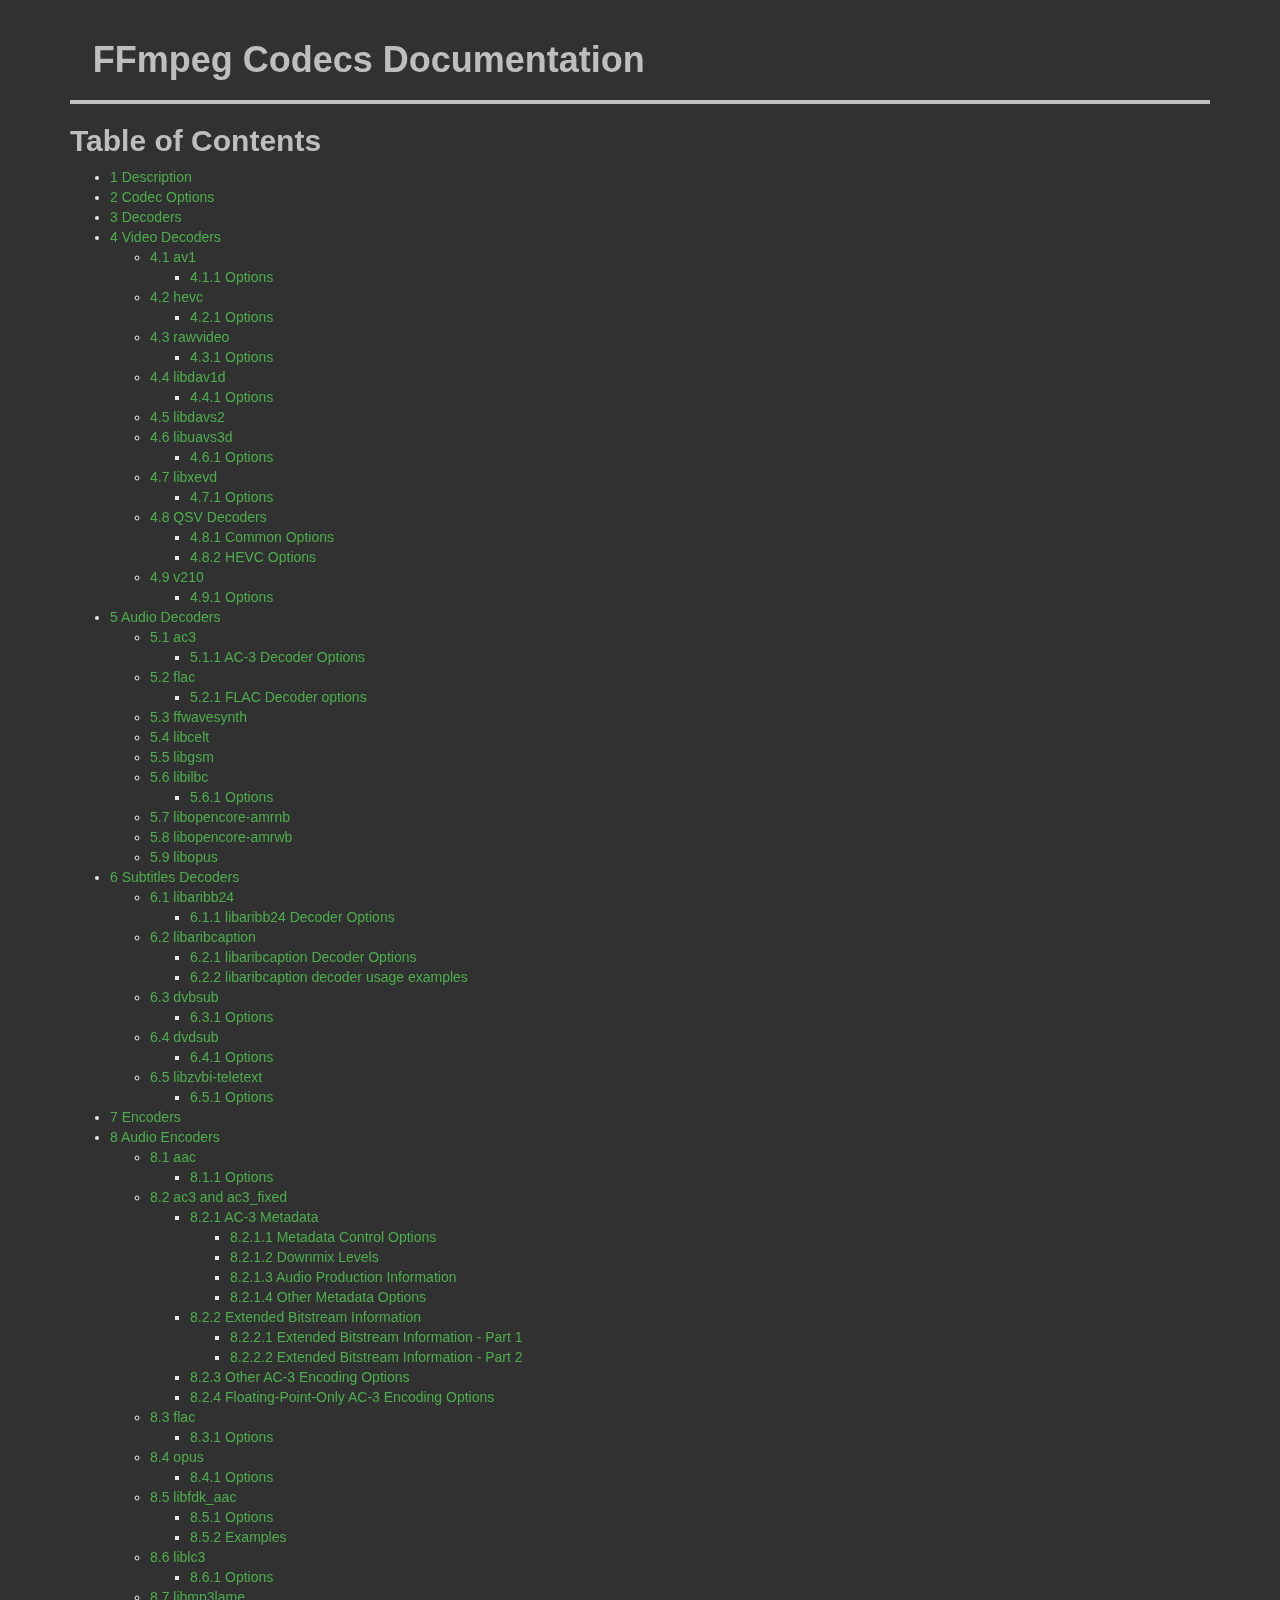
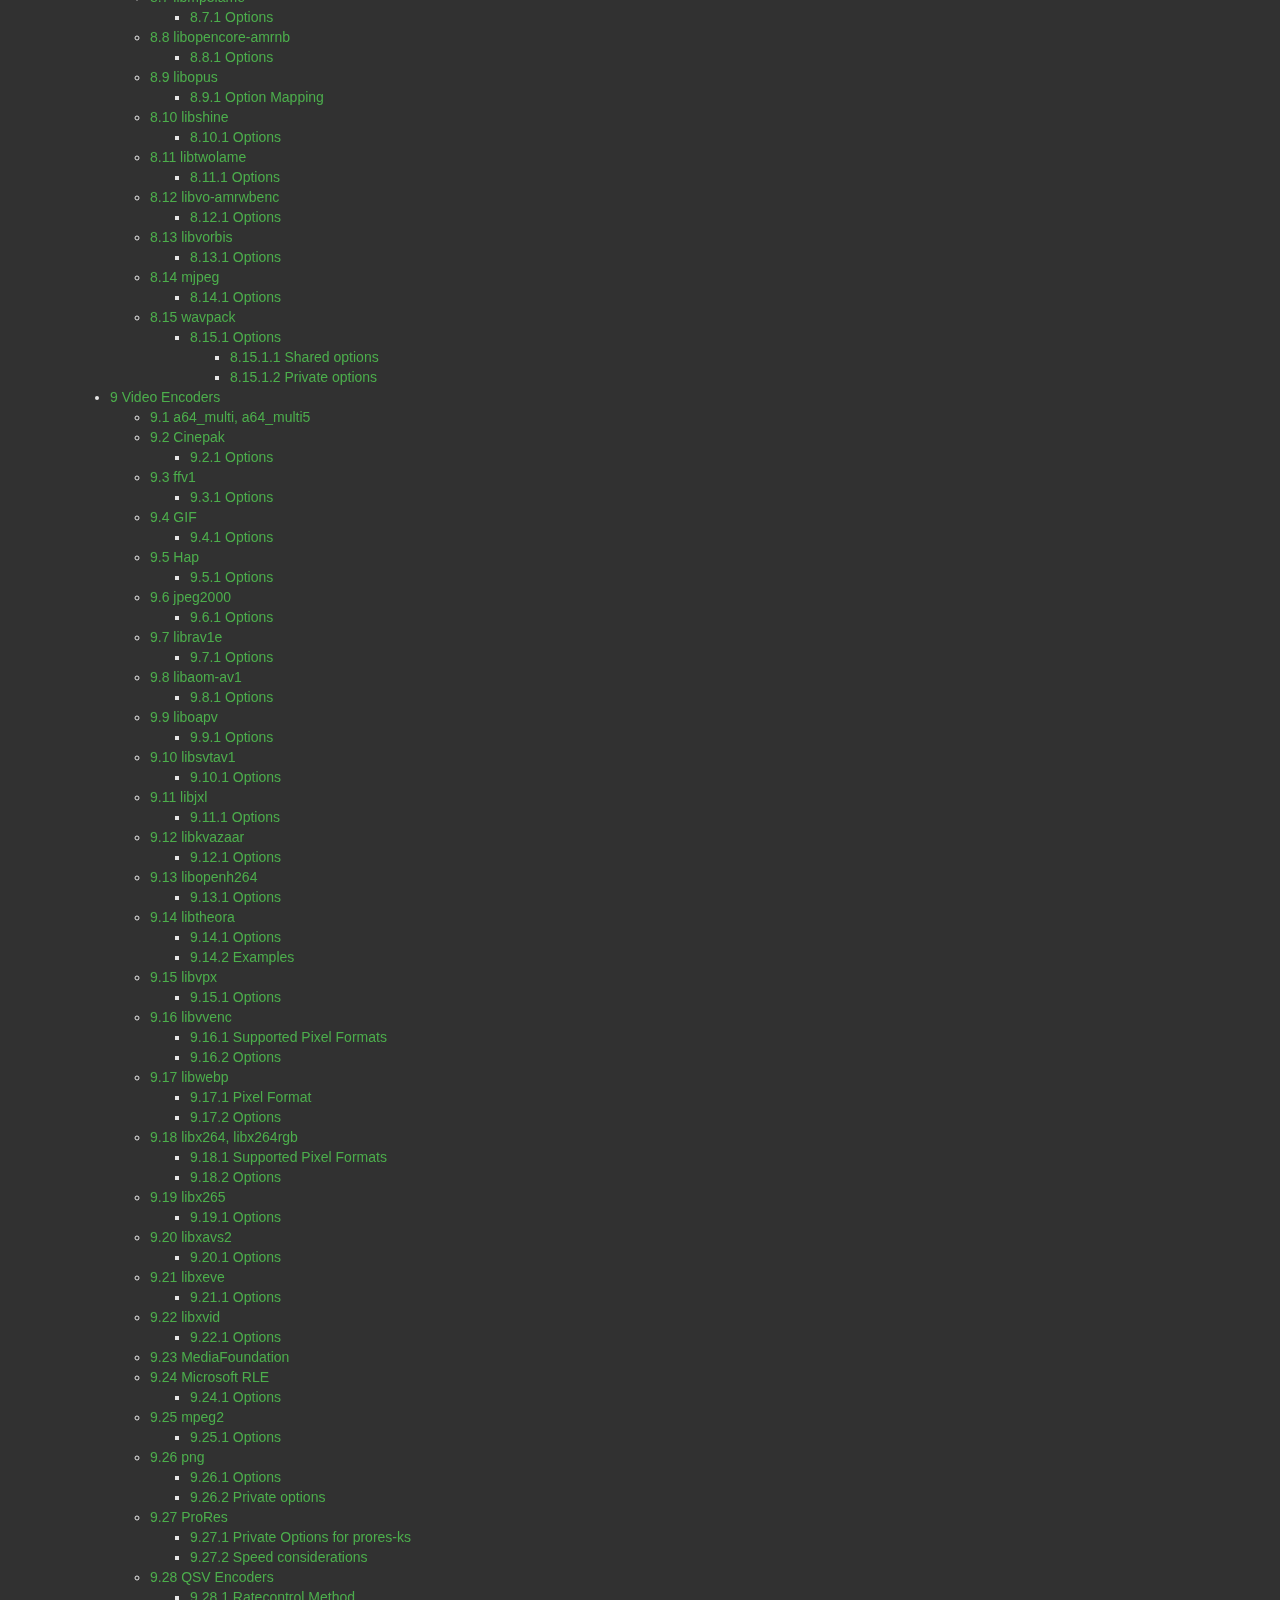
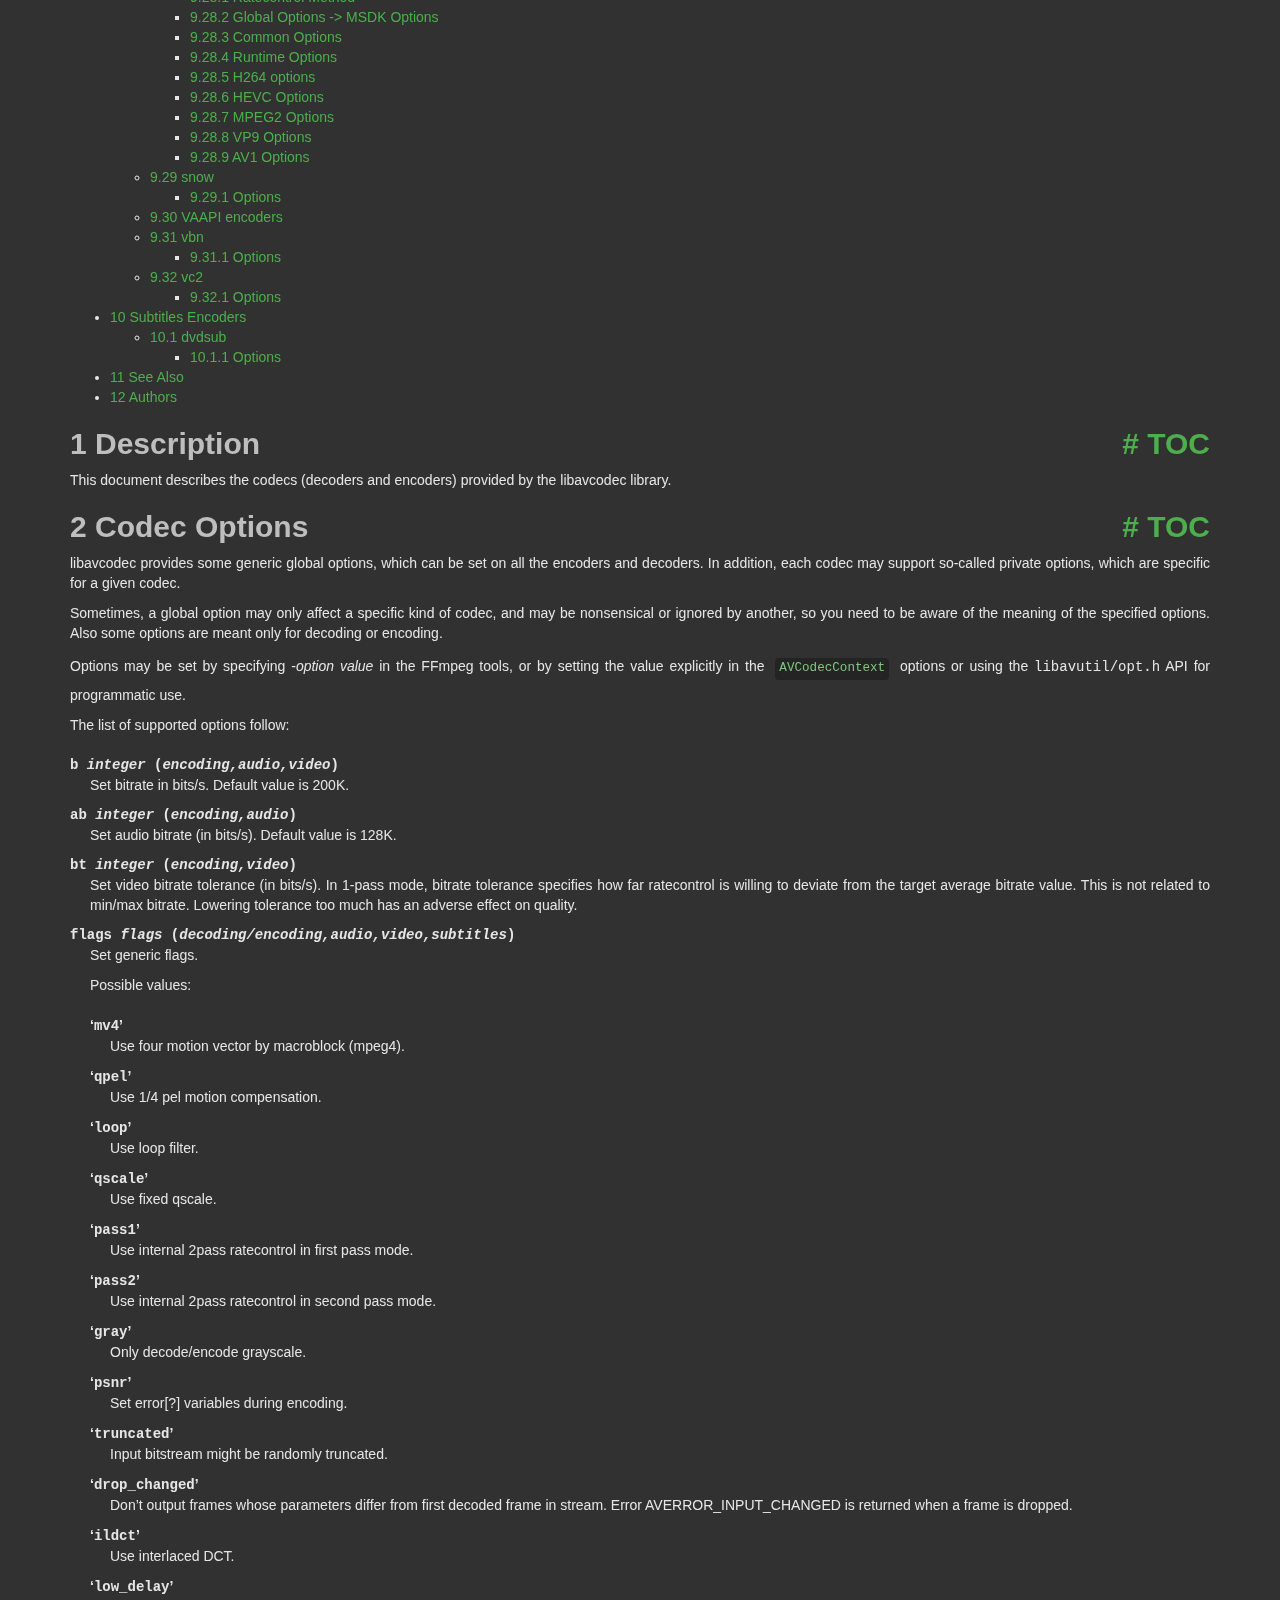
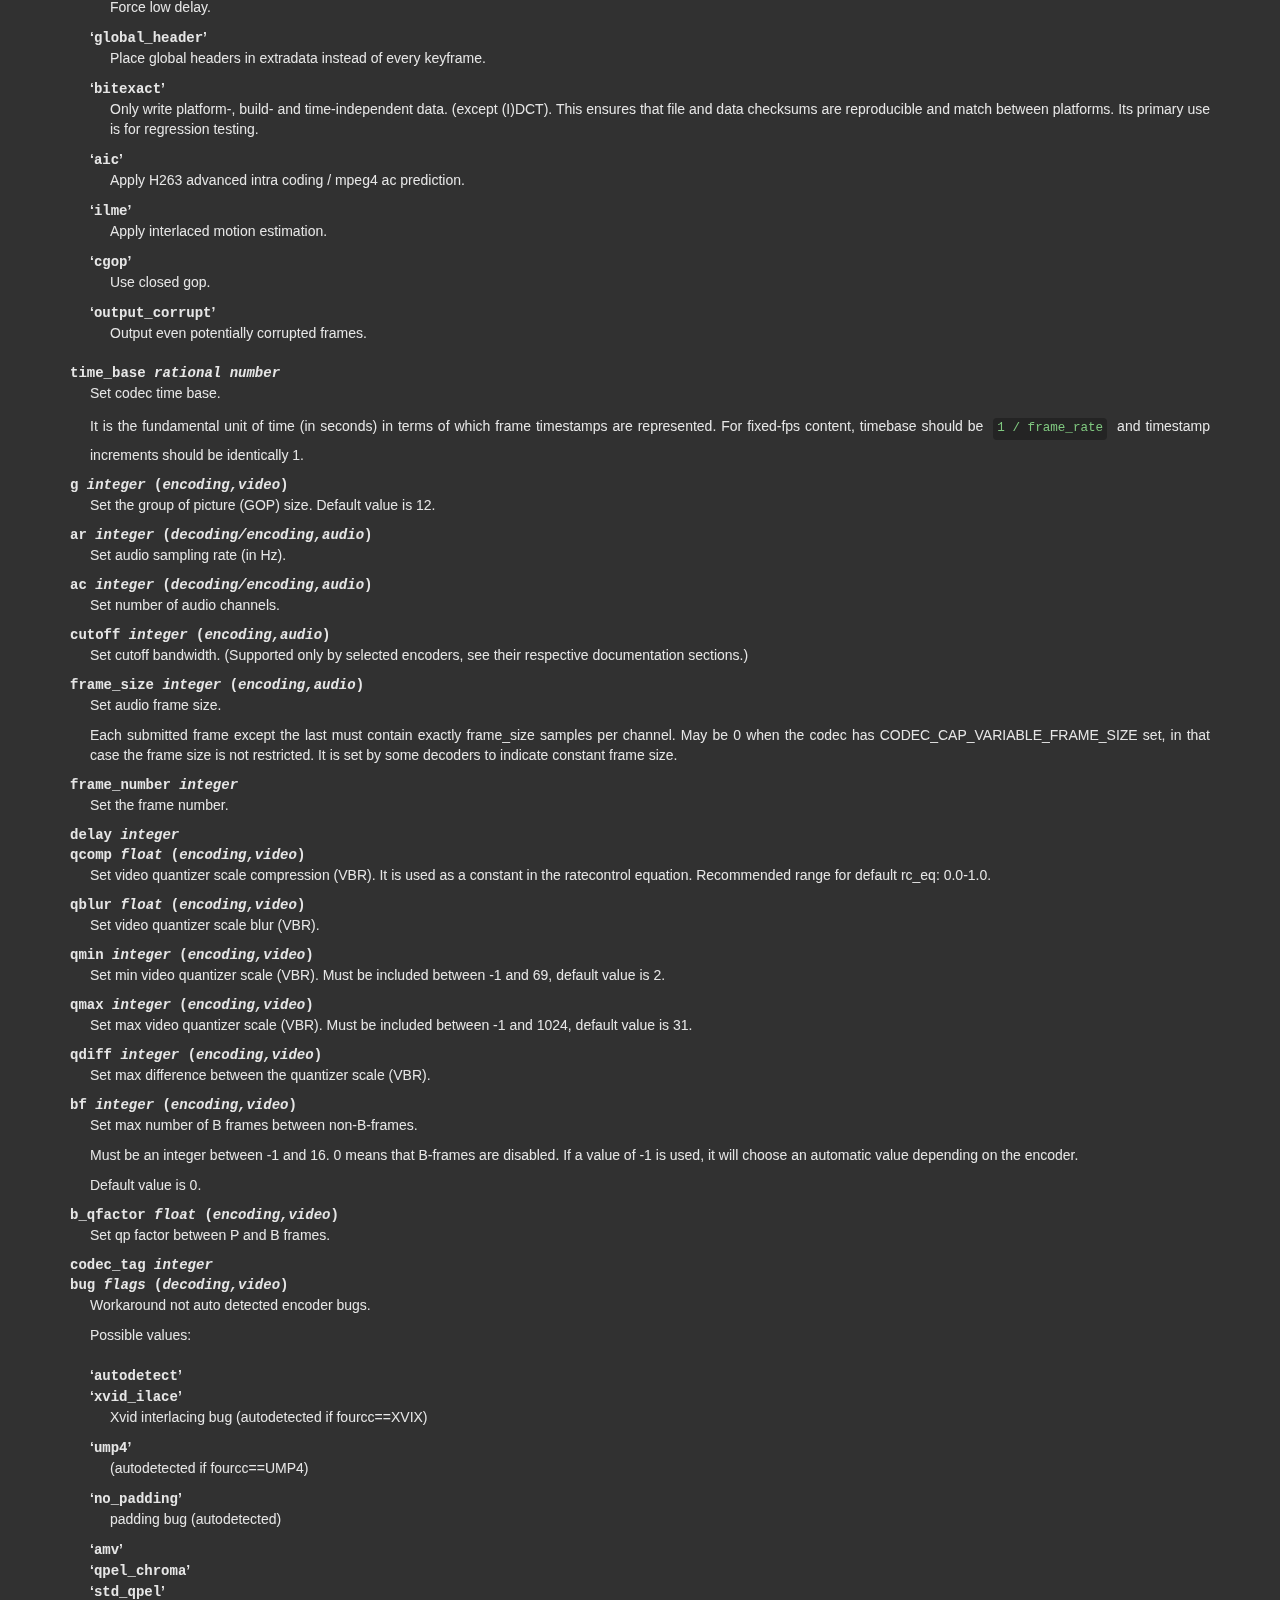
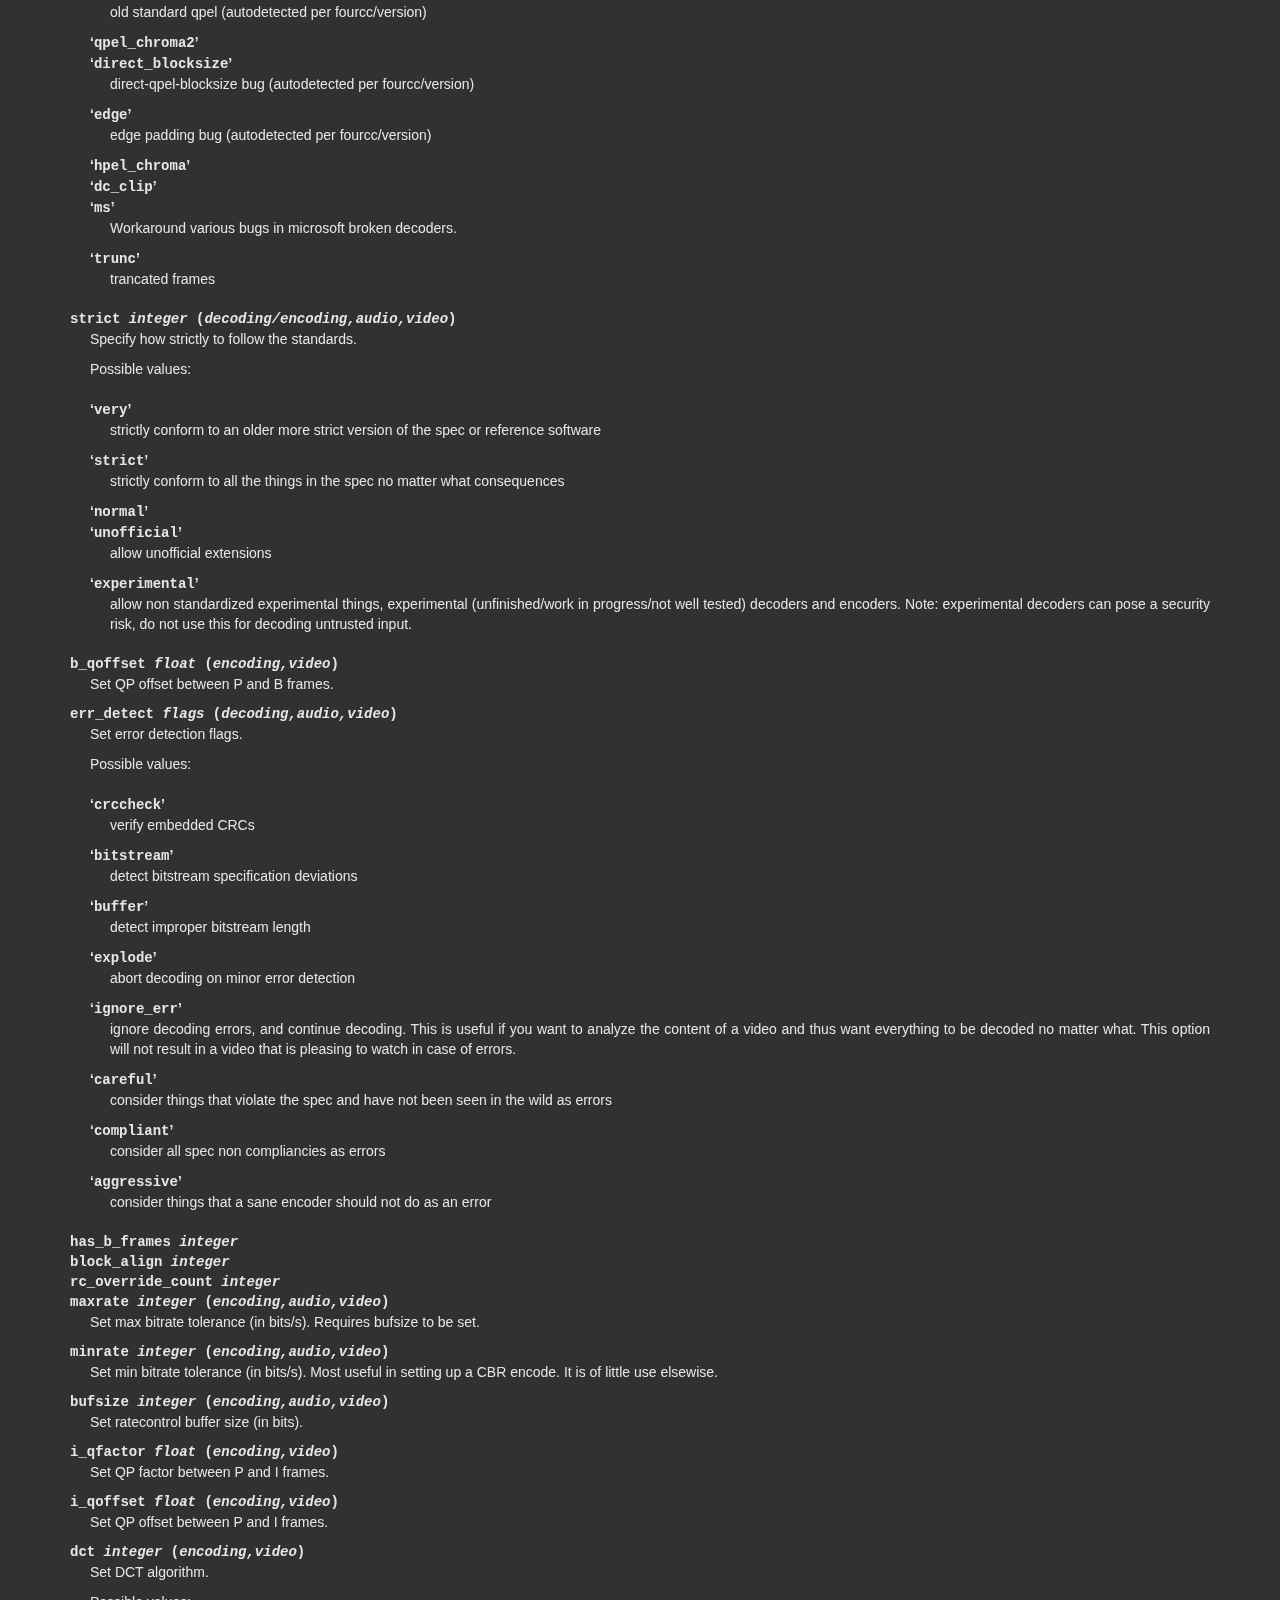
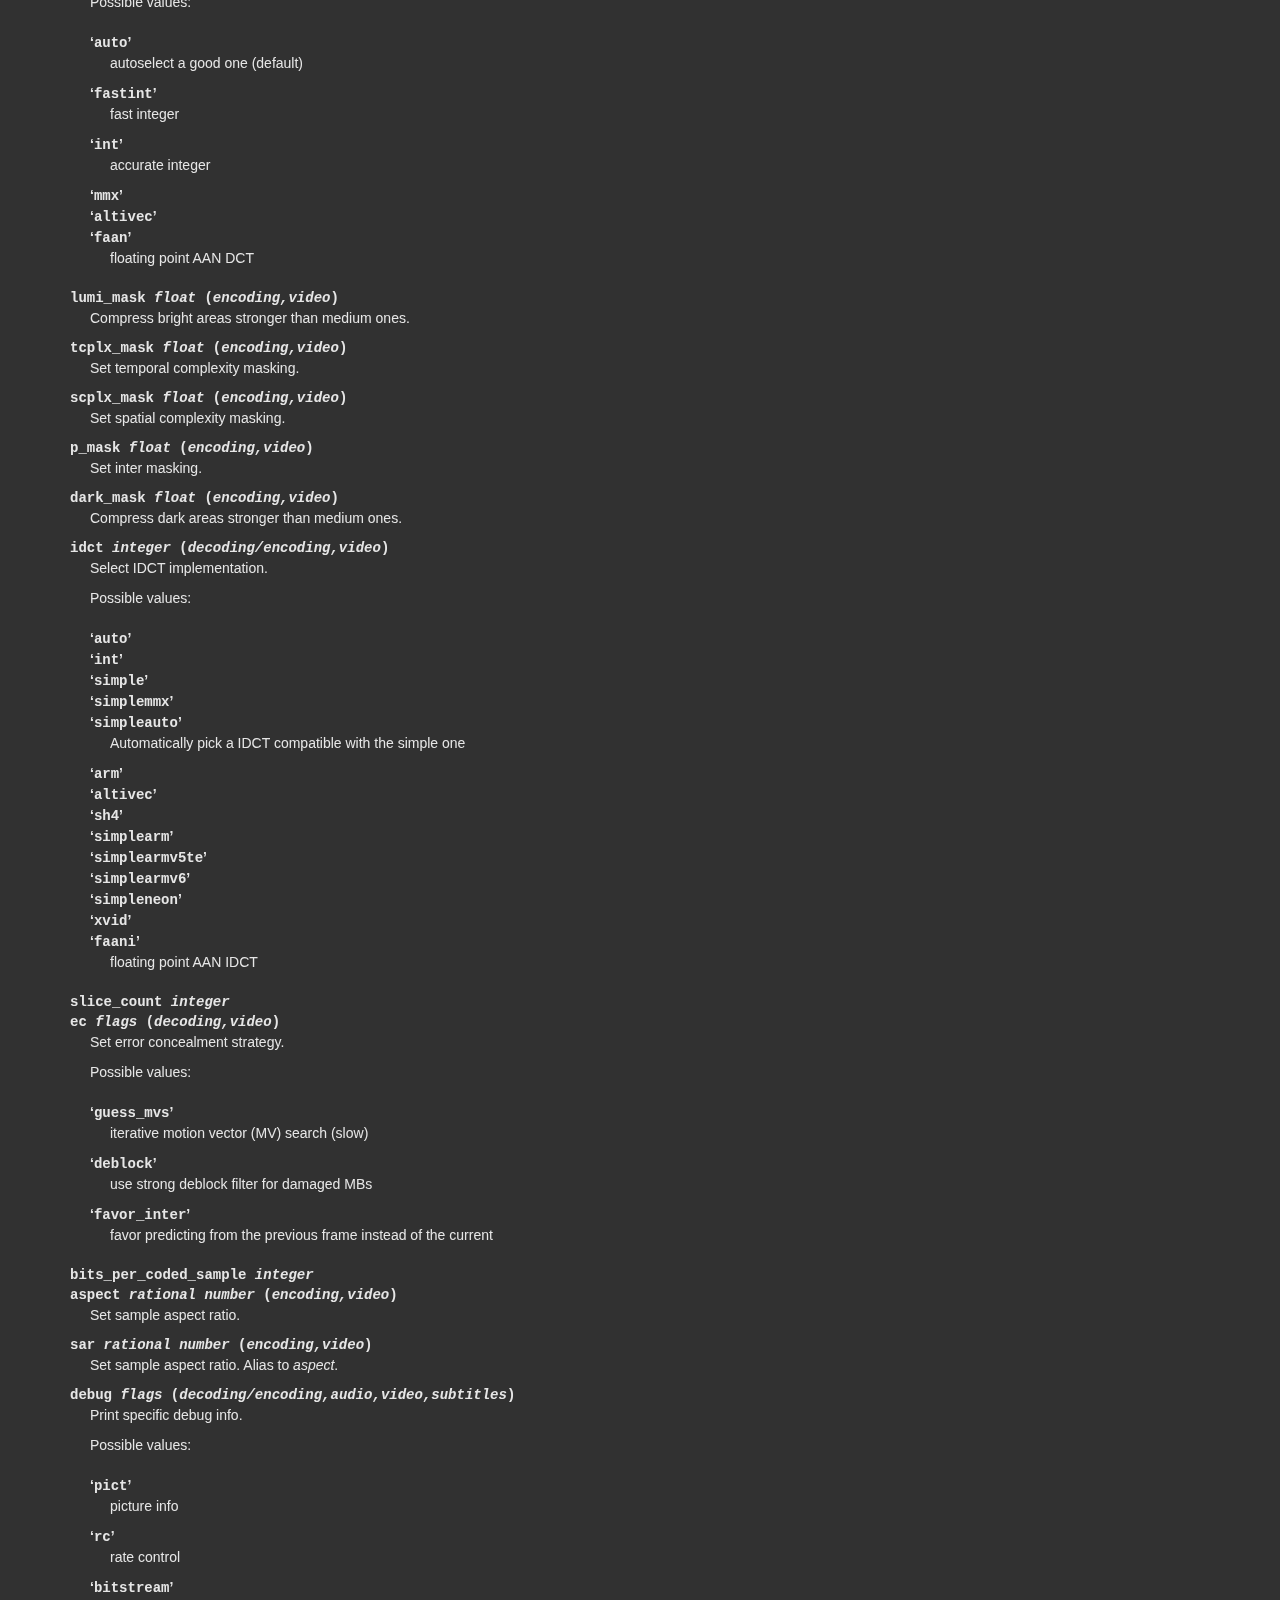
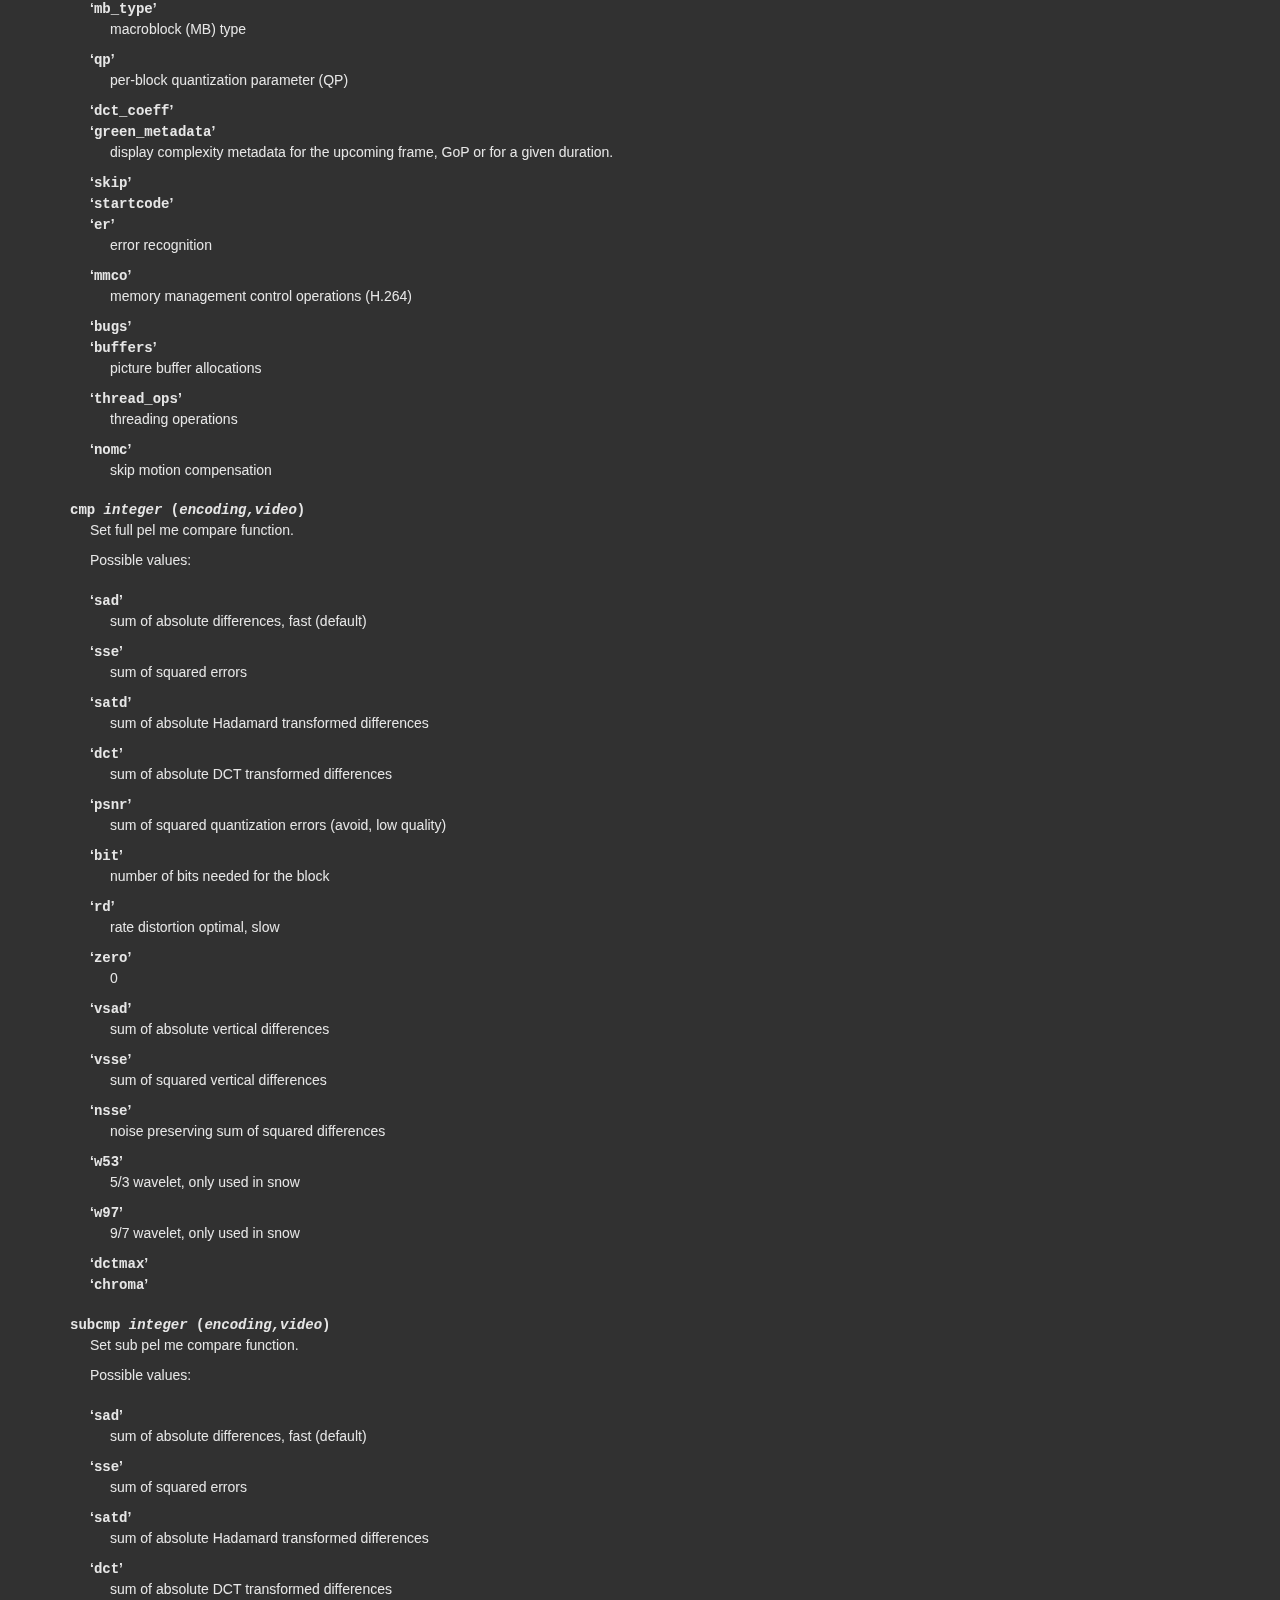
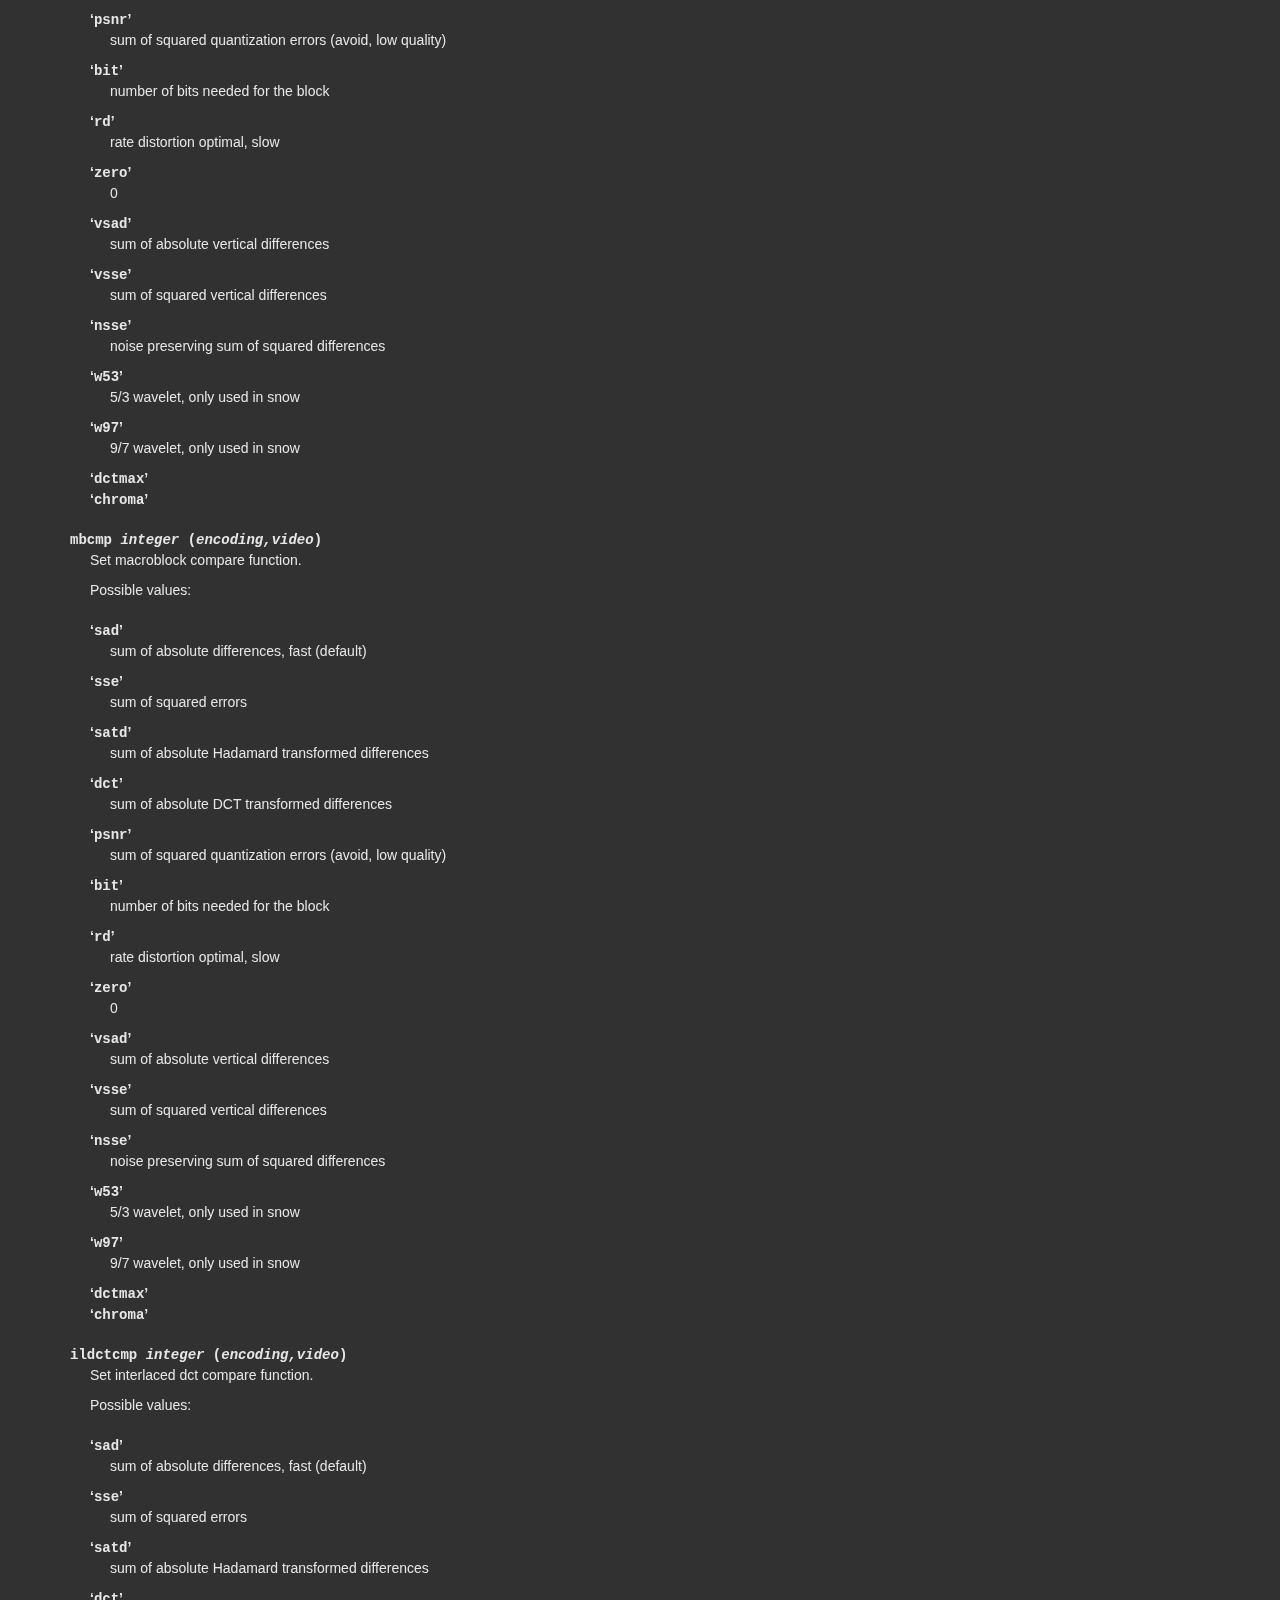
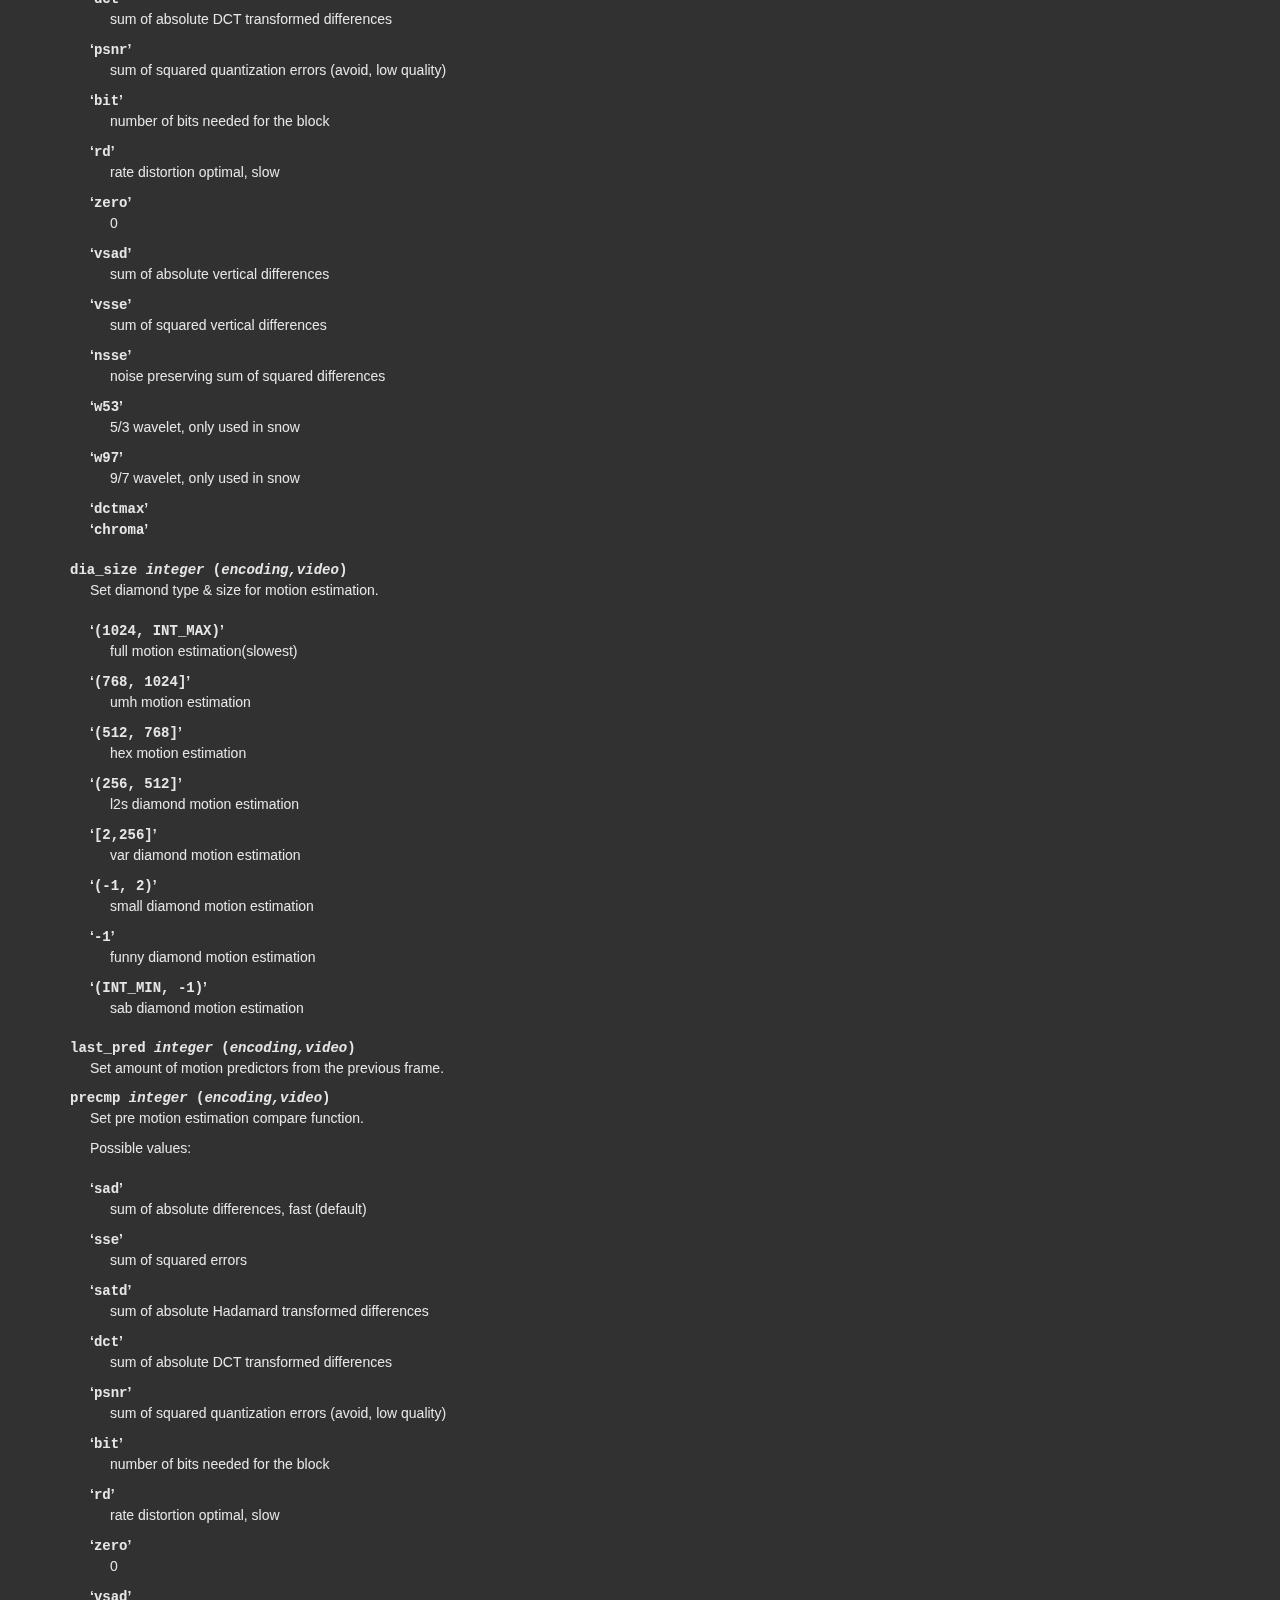
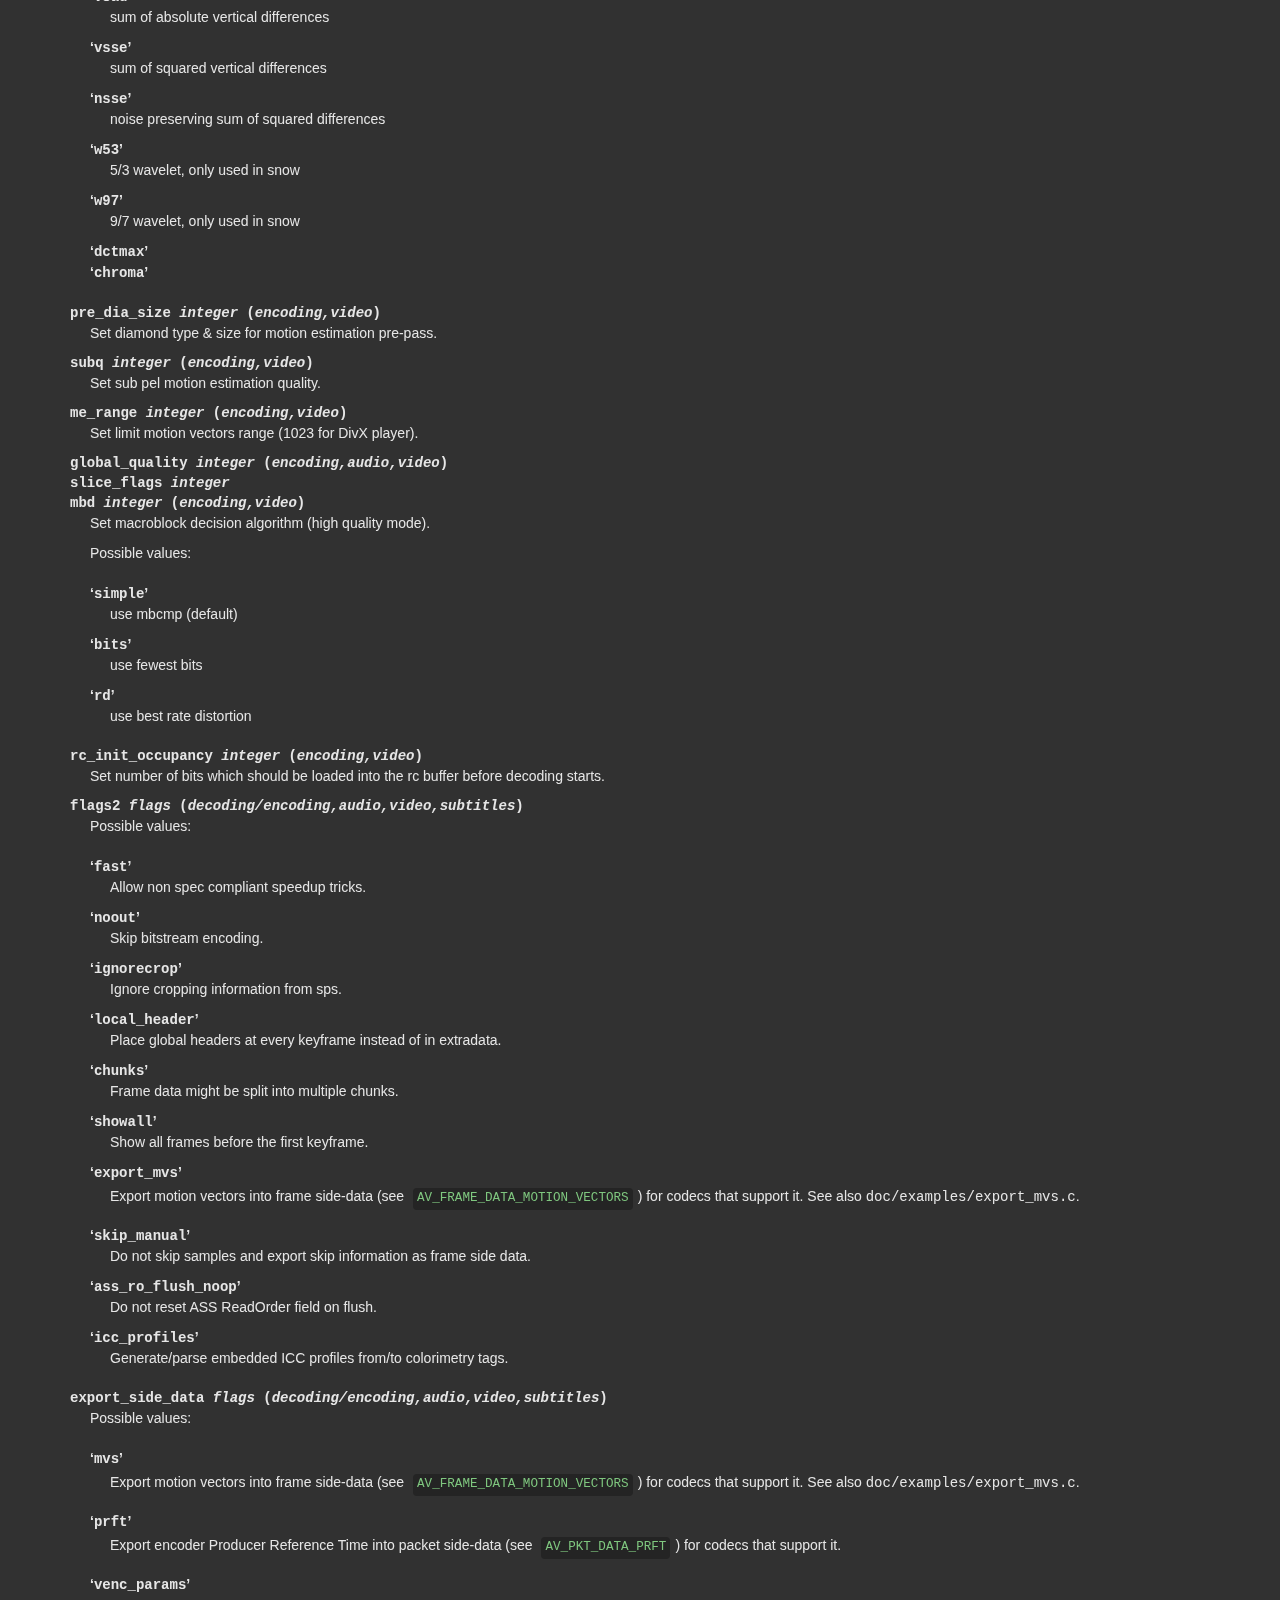
<file: ffmpeg/doc/ffmpeg-codecs.html>
<!DOCTYPE html PUBLIC "-//W3C//DTD HTML 4.01 Transitional//EN" "http://www.w3.org/TR/html4/loose.dtd">
<html>
<!-- Created by , GNU Texinfo 7.1 -->
  <head>
    <meta charset="utf-8">
    <title>
      FFmpeg Codecs Documentation
    </title>
    <meta name="viewport" content="width=device-width,initial-scale=1.0">
    <link rel="stylesheet" type="text/css" href="bootstrap.min.css">
    <link rel="stylesheet" type="text/css" href="style.min.css">
  </head>
  <body>
    <div class="container">
      <h1>
      FFmpeg Codecs Documentation
      </h1>


<a name="SEC_Top"></a>

<div class="element-contents" id="SEC_Contents">
<h2 class="contents-heading">Table of Contents</h2>

<div class="contents">

<ul class="toc-numbered-mark">
  <li><a id="toc-Description" href="#Description">1 Description</a></li>
  <li><a id="toc-Codec-Options" href="#Codec-Options">2 Codec Options</a></li>
  <li><a id="toc-Decoders" href="#Decoders">3 Decoders</a></li>
  <li><a id="toc-Video-Decoders" href="#Video-Decoders">4 Video Decoders</a>
  <ul class="toc-numbered-mark">
    <li><a id="toc-av1" href="#av1">4.1 av1</a>
    <ul class="toc-numbered-mark">
      <li><a id="toc-Options" href="#Options">4.1.1 Options</a></li>
    </ul></li>
    <li><a id="toc-hevc" href="#hevc">4.2 hevc</a>
    <ul class="toc-numbered-mark">
      <li><a id="toc-Options-1" href="#Options-1">4.2.1 Options</a></li>
    </ul></li>
    <li><a id="toc-rawvideo" href="#rawvideo">4.3 rawvideo</a>
    <ul class="toc-numbered-mark">
      <li><a id="toc-Options-2" href="#Options-2">4.3.1 Options</a></li>
    </ul></li>
    <li><a id="toc-libdav1d" href="#libdav1d">4.4 libdav1d</a>
    <ul class="toc-numbered-mark">
      <li><a id="toc-Options-3" href="#Options-3">4.4.1 Options</a></li>
    </ul></li>
    <li><a id="toc-libdavs2" href="#libdavs2">4.5 libdavs2</a></li>
    <li><a id="toc-libuavs3d" href="#libuavs3d">4.6 libuavs3d</a>
    <ul class="toc-numbered-mark">
      <li><a id="toc-Options-4" href="#Options-4">4.6.1 Options</a></li>
    </ul></li>
    <li><a id="toc-libxevd" href="#libxevd">4.7 libxevd</a>
    <ul class="toc-numbered-mark">
      <li><a id="toc-Options-5" href="#Options-5">4.7.1 Options</a></li>
    </ul></li>
    <li><a id="toc-QSV-Decoders" href="#QSV-Decoders">4.8 QSV Decoders</a>
    <ul class="toc-numbered-mark">
      <li><a id="toc-Common-Options" href="#Common-Options">4.8.1 Common Options</a></li>
      <li><a id="toc-HEVC-Options" href="#HEVC-Options">4.8.2 HEVC Options</a></li>
    </ul></li>
    <li><a id="toc-v210" href="#v210">4.9 v210</a>
    <ul class="toc-numbered-mark">
      <li><a id="toc-Options-6" href="#Options-6">4.9.1 Options</a></li>
    </ul></li>
  </ul></li>
  <li><a id="toc-Audio-Decoders" href="#Audio-Decoders">5 Audio Decoders</a>
  <ul class="toc-numbered-mark">
    <li><a id="toc-ac3" href="#ac3">5.1 ac3</a>
    <ul class="toc-numbered-mark">
      <li><a id="toc-AC_002d3-Decoder-Options" href="#AC_002d3-Decoder-Options">5.1.1 AC-3 Decoder Options</a></li>
    </ul></li>
    <li><a id="toc-flac-1" href="#flac-1">5.2 flac</a>
    <ul class="toc-numbered-mark">
      <li><a id="toc-FLAC-Decoder-options" href="#FLAC-Decoder-options">5.2.1 FLAC Decoder options</a></li>
    </ul></li>
    <li><a id="toc-ffwavesynth" href="#ffwavesynth">5.3 ffwavesynth</a></li>
    <li><a id="toc-libcelt" href="#libcelt">5.4 libcelt</a></li>
    <li><a id="toc-libgsm" href="#libgsm">5.5 libgsm</a></li>
    <li><a id="toc-libilbc" href="#libilbc">5.6 libilbc</a>
    <ul class="toc-numbered-mark">
      <li><a id="toc-Options-7" href="#Options-7">5.6.1 Options</a></li>
    </ul></li>
    <li><a id="toc-libopencore_002damrnb" href="#libopencore_002damrnb">5.7 libopencore-amrnb</a></li>
    <li><a id="toc-libopencore_002damrwb" href="#libopencore_002damrwb">5.8 libopencore-amrwb</a></li>
    <li><a id="toc-libopus" href="#libopus">5.9 libopus</a></li>
  </ul></li>
  <li><a id="toc-Subtitles-Decoders" href="#Subtitles-Decoders">6 Subtitles Decoders</a>
  <ul class="toc-numbered-mark">
    <li><a id="toc-libaribb24" href="#libaribb24">6.1 libaribb24</a>
    <ul class="toc-numbered-mark">
      <li><a id="toc-libaribb24-Decoder-Options" href="#libaribb24-Decoder-Options">6.1.1 libaribb24 Decoder Options</a></li>
    </ul></li>
    <li><a id="toc-libaribcaption" href="#libaribcaption">6.2 libaribcaption</a>
    <ul class="toc-numbered-mark">
      <li><a id="toc-libaribcaption-Decoder-Options" href="#libaribcaption-Decoder-Options">6.2.1 libaribcaption Decoder Options</a></li>
      <li><a id="toc-libaribcaption-decoder-usage-examples" href="#libaribcaption-decoder-usage-examples">6.2.2 libaribcaption decoder usage examples</a></li>
    </ul></li>
    <li><a id="toc-dvbsub" href="#dvbsub">6.3 dvbsub</a>
    <ul class="toc-numbered-mark">
      <li><a id="toc-Options-8" href="#Options-8">6.3.1 Options</a></li>
    </ul></li>
    <li><a id="toc-dvdsub" href="#dvdsub">6.4 dvdsub</a>
    <ul class="toc-numbered-mark">
      <li><a id="toc-Options-9" href="#Options-9">6.4.1 Options</a></li>
    </ul></li>
    <li><a id="toc-libzvbi_002dteletext" href="#libzvbi_002dteletext">6.5 libzvbi-teletext</a>
    <ul class="toc-numbered-mark">
      <li><a id="toc-Options-10" href="#Options-10">6.5.1 Options</a></li>
    </ul></li>
  </ul></li>
  <li><a id="toc-Encoders" href="#Encoders">7 Encoders</a></li>
  <li><a id="toc-Audio-Encoders" href="#Audio-Encoders">8 Audio Encoders</a>
  <ul class="toc-numbered-mark">
    <li><a id="toc-aac" href="#aac">8.1 aac</a>
    <ul class="toc-numbered-mark">
      <li><a id="toc-Options-11" href="#Options-11">8.1.1 Options</a></li>
    </ul></li>
    <li><a id="toc-ac3-and-ac3_005ffixed" href="#ac3-and-ac3_005ffixed">8.2 ac3 and ac3_fixed</a>
    <ul class="toc-numbered-mark">
      <li><a id="toc-AC_002d3-Metadata" href="#AC_002d3-Metadata">8.2.1 AC-3 Metadata</a>
      <ul class="toc-numbered-mark">
        <li><a id="toc-Metadata-Control-Options" href="#Metadata-Control-Options">8.2.1.1 Metadata Control Options</a></li>
        <li><a id="toc-Downmix-Levels" href="#Downmix-Levels">8.2.1.2 Downmix Levels</a></li>
        <li><a id="toc-Audio-Production-Information" href="#Audio-Production-Information">8.2.1.3 Audio Production Information</a></li>
        <li><a id="toc-Other-Metadata-Options" href="#Other-Metadata-Options">8.2.1.4 Other Metadata Options</a></li>
      </ul></li>
      <li><a id="toc-Extended-Bitstream-Information" href="#Extended-Bitstream-Information">8.2.2 Extended Bitstream Information</a>
      <ul class="toc-numbered-mark">
        <li><a id="toc-Extended-Bitstream-Information-_002d-Part-1" href="#Extended-Bitstream-Information-_002d-Part-1">8.2.2.1 Extended Bitstream Information - Part 1</a></li>
        <li><a id="toc-Extended-Bitstream-Information-_002d-Part-2" href="#Extended-Bitstream-Information-_002d-Part-2">8.2.2.2 Extended Bitstream Information - Part 2</a></li>
      </ul></li>
      <li><a id="toc-Other-AC_002d3-Encoding-Options" href="#Other-AC_002d3-Encoding-Options">8.2.3 Other AC-3 Encoding Options</a></li>
      <li><a id="toc-Floating_002dPoint_002dOnly-AC_002d3-Encoding-Options" href="#Floating_002dPoint_002dOnly-AC_002d3-Encoding-Options">8.2.4 Floating-Point-Only AC-3 Encoding Options</a></li>
    </ul></li>
    <li><a id="toc-flac-2" href="#flac-2">8.3 flac</a>
    <ul class="toc-numbered-mark">
      <li><a id="toc-Options-12" href="#Options-12">8.3.1 Options</a></li>
    </ul></li>
    <li><a id="toc-opus" href="#opus">8.4 opus</a>
    <ul class="toc-numbered-mark">
      <li><a id="toc-Options-13" href="#Options-13">8.4.1 Options</a></li>
    </ul></li>
    <li><a id="toc-libfdk_005faac" href="#libfdk_005faac">8.5 libfdk_aac</a>
    <ul class="toc-numbered-mark">
      <li><a id="toc-Options-14" href="#Options-14">8.5.1 Options</a></li>
      <li><a id="toc-Examples" href="#Examples">8.5.2 Examples</a></li>
    </ul></li>
    <li><a id="toc-liblc3" href="#liblc3">8.6 liblc3</a>
    <ul class="toc-numbered-mark">
      <li><a id="toc-Options-15" href="#Options-15">8.6.1 Options</a></li>
    </ul></li>
    <li><a id="toc-libmp3lame-1" href="#libmp3lame-1">8.7 libmp3lame</a>
    <ul class="toc-numbered-mark">
      <li><a id="toc-Options-16" href="#Options-16">8.7.1 Options</a></li>
    </ul></li>
    <li><a id="toc-libopencore_002damrnb-1" href="#libopencore_002damrnb-1">8.8 libopencore-amrnb</a>
    <ul class="toc-numbered-mark">
      <li><a id="toc-Options-17" href="#Options-17">8.8.1 Options</a></li>
    </ul></li>
    <li><a id="toc-libopus-1" href="#libopus-1">8.9 libopus</a>
    <ul class="toc-numbered-mark">
      <li><a id="toc-Option-Mapping" href="#Option-Mapping">8.9.1 Option Mapping</a></li>
    </ul></li>
    <li><a id="toc-libshine-1" href="#libshine-1">8.10 libshine</a>
    <ul class="toc-numbered-mark">
      <li><a id="toc-Options-18" href="#Options-18">8.10.1 Options</a></li>
    </ul></li>
    <li><a id="toc-libtwolame" href="#libtwolame">8.11 libtwolame</a>
    <ul class="toc-numbered-mark">
      <li><a id="toc-Options-19" href="#Options-19">8.11.1 Options</a></li>
    </ul></li>
    <li><a id="toc-libvo_002damrwbenc" href="#libvo_002damrwbenc">8.12 libvo-amrwbenc</a>
    <ul class="toc-numbered-mark">
      <li><a id="toc-Options-20" href="#Options-20">8.12.1 Options</a></li>
    </ul></li>
    <li><a id="toc-libvorbis" href="#libvorbis">8.13 libvorbis</a>
    <ul class="toc-numbered-mark">
      <li><a id="toc-Options-21" href="#Options-21">8.13.1 Options</a></li>
    </ul></li>
    <li><a id="toc-mjpeg" href="#mjpeg">8.14 mjpeg</a>
    <ul class="toc-numbered-mark">
      <li><a id="toc-Options-22" href="#Options-22">8.14.1 Options</a></li>
    </ul></li>
    <li><a id="toc-wavpack" href="#wavpack">8.15 wavpack</a>
    <ul class="toc-numbered-mark">
      <li><a id="toc-Options-23" href="#Options-23">8.15.1 Options</a>
      <ul class="toc-numbered-mark">
        <li><a id="toc-Shared-options" href="#Shared-options">8.15.1.1 Shared options</a></li>
        <li><a id="toc-Private-options" href="#Private-options">8.15.1.2 Private options</a></li>
      </ul></li>
    </ul></li>
  </ul></li>
  <li><a id="toc-Video-Encoders" href="#Video-Encoders">9 Video Encoders</a>
  <ul class="toc-numbered-mark">
    <li><a id="toc-a64_005fmulti_002c-a64_005fmulti5" href="#a64_005fmulti_002c-a64_005fmulti5">9.1 a64_multi, a64_multi5</a></li>
    <li><a id="toc-Cinepak" href="#Cinepak">9.2 Cinepak</a>
    <ul class="toc-numbered-mark">
      <li><a id="toc-Options-24" href="#Options-24">9.2.1 Options</a></li>
    </ul></li>
    <li><a id="toc-ffv1-1" href="#ffv1-1">9.3 ffv1</a>
    <ul class="toc-numbered-mark">
      <li><a id="toc-Options-25" href="#Options-25">9.3.1 Options</a></li>
    </ul></li>
    <li><a id="toc-GIF" href="#GIF">9.4 GIF</a>
    <ul class="toc-numbered-mark">
      <li><a id="toc-Options-26" href="#Options-26">9.4.1 Options</a></li>
    </ul></li>
    <li><a id="toc-Hap" href="#Hap">9.5 Hap</a>
    <ul class="toc-numbered-mark">
      <li><a id="toc-Options-27" href="#Options-27">9.5.1 Options</a></li>
    </ul></li>
    <li><a id="toc-jpeg2000" href="#jpeg2000">9.6 jpeg2000</a>
    <ul class="toc-numbered-mark">
      <li><a id="toc-Options-28" href="#Options-28">9.6.1 Options</a></li>
    </ul></li>
    <li><a id="toc-librav1e" href="#librav1e">9.7 librav1e</a>
    <ul class="toc-numbered-mark">
      <li><a id="toc-Options-29" href="#Options-29">9.7.1 Options</a></li>
    </ul></li>
    <li><a id="toc-libaom_002dav1" href="#libaom_002dav1">9.8 libaom-av1</a>
    <ul class="toc-numbered-mark">
      <li><a id="toc-Options-30" href="#Options-30">9.8.1 Options</a></li>
    </ul></li>
    <li><a id="toc-liboapv" href="#liboapv">9.9 liboapv</a>
    <ul class="toc-numbered-mark">
      <li><a id="toc-Options-31" href="#Options-31">9.9.1 Options</a></li>
    </ul></li>
    <li><a id="toc-libsvtav1" href="#libsvtav1">9.10 libsvtav1</a>
    <ul class="toc-numbered-mark">
      <li><a id="toc-Options-32" href="#Options-32">9.10.1 Options</a></li>
    </ul></li>
    <li><a id="toc-libjxl" href="#libjxl">9.11 libjxl</a>
    <ul class="toc-numbered-mark">
      <li><a id="toc-Options-33" href="#Options-33">9.11.1 Options</a></li>
    </ul></li>
    <li><a id="toc-libkvazaar" href="#libkvazaar">9.12 libkvazaar</a>
    <ul class="toc-numbered-mark">
      <li><a id="toc-Options-34" href="#Options-34">9.12.1 Options</a></li>
    </ul></li>
    <li><a id="toc-libopenh264" href="#libopenh264">9.13 libopenh264</a>
    <ul class="toc-numbered-mark">
      <li><a id="toc-Options-35" href="#Options-35">9.13.1 Options</a></li>
    </ul></li>
    <li><a id="toc-libtheora" href="#libtheora">9.14 libtheora</a>
    <ul class="toc-numbered-mark">
      <li><a id="toc-Options-36" href="#Options-36">9.14.1 Options</a></li>
      <li><a id="toc-Examples-1" href="#Examples-1">9.14.2 Examples</a></li>
    </ul></li>
    <li><a id="toc-libvpx" href="#libvpx">9.15 libvpx</a>
    <ul class="toc-numbered-mark">
      <li><a id="toc-Options-37" href="#Options-37">9.15.1 Options</a></li>
    </ul></li>
    <li><a id="toc-libvvenc" href="#libvvenc">9.16 libvvenc</a>
    <ul class="toc-numbered-mark">
      <li><a id="toc-Supported-Pixel-Formats" href="#Supported-Pixel-Formats">9.16.1 Supported Pixel Formats</a></li>
      <li><a id="toc-Options-38" href="#Options-38">9.16.2 Options</a></li>
    </ul></li>
    <li><a id="toc-libwebp" href="#libwebp">9.17 libwebp</a>
    <ul class="toc-numbered-mark">
      <li><a id="toc-Pixel-Format" href="#Pixel-Format">9.17.1 Pixel Format</a></li>
      <li><a id="toc-Options-39" href="#Options-39">9.17.2 Options</a></li>
    </ul></li>
    <li><a id="toc-libx264_002c-libx264rgb" href="#libx264_002c-libx264rgb">9.18 libx264, libx264rgb</a>
    <ul class="toc-numbered-mark">
      <li><a id="toc-Supported-Pixel-Formats-1" href="#Supported-Pixel-Formats-1">9.18.1 Supported Pixel Formats</a></li>
      <li><a id="toc-Options-40" href="#Options-40">9.18.2 Options</a></li>
    </ul></li>
    <li><a id="toc-libx265" href="#libx265">9.19 libx265</a>
    <ul class="toc-numbered-mark">
      <li><a id="toc-Options-41" href="#Options-41">9.19.1 Options</a></li>
    </ul></li>
    <li><a id="toc-libxavs2" href="#libxavs2">9.20 libxavs2</a>
    <ul class="toc-numbered-mark">
      <li><a id="toc-Options-42" href="#Options-42">9.20.1 Options</a></li>
    </ul></li>
    <li><a id="toc-libxeve" href="#libxeve">9.21 libxeve</a>
    <ul class="toc-numbered-mark">
      <li><a id="toc-Options-43" href="#Options-43">9.21.1 Options</a></li>
    </ul></li>
    <li><a id="toc-libxvid" href="#libxvid">9.22 libxvid</a>
    <ul class="toc-numbered-mark">
      <li><a id="toc-Options-44" href="#Options-44">9.22.1 Options</a></li>
    </ul></li>
    <li><a id="toc-MediaFoundation" href="#MediaFoundation">9.23 MediaFoundation</a></li>
    <li><a id="toc-Microsoft-RLE" href="#Microsoft-RLE">9.24 Microsoft RLE</a>
    <ul class="toc-numbered-mark">
      <li><a id="toc-Options-45" href="#Options-45">9.24.1 Options</a></li>
    </ul></li>
    <li><a id="toc-mpeg2" href="#mpeg2">9.25 mpeg2</a>
    <ul class="toc-numbered-mark">
      <li><a id="toc-Options-46" href="#Options-46">9.25.1 Options</a></li>
    </ul></li>
    <li><a id="toc-png" href="#png">9.26 png</a>
    <ul class="toc-numbered-mark">
      <li><a id="toc-Options-47" href="#Options-47">9.26.1 Options</a></li>
      <li><a id="toc-Private-options-1" href="#Private-options-1">9.26.2 Private options</a></li>
    </ul></li>
    <li><a id="toc-ProRes" href="#ProRes">9.27 ProRes</a>
    <ul class="toc-numbered-mark">
      <li><a id="toc-Private-Options-for-prores_002dks" href="#Private-Options-for-prores_002dks">9.27.1 Private Options for prores-ks</a></li>
      <li><a id="toc-Speed-considerations" href="#Speed-considerations">9.27.2 Speed considerations</a></li>
    </ul></li>
    <li><a id="toc-QSV-Encoders" href="#QSV-Encoders">9.28 QSV Encoders</a>
    <ul class="toc-numbered-mark">
      <li><a id="toc-Ratecontrol-Method" href="#Ratecontrol-Method">9.28.1 Ratecontrol Method</a></li>
      <li><a id="toc-Global-Options-_002d_003e-MSDK-Options" href="#Global-Options-_002d_003e-MSDK-Options">9.28.2 Global Options -&gt; MSDK Options</a></li>
      <li><a id="toc-Common-Options-1" href="#Common-Options-1">9.28.3 Common Options</a></li>
      <li><a id="toc-Runtime-Options" href="#Runtime-Options">9.28.4 Runtime Options</a></li>
      <li><a id="toc-H264-options" href="#H264-options">9.28.5 H264 options</a></li>
      <li><a id="toc-HEVC-Options-1" href="#HEVC-Options-1">9.28.6 HEVC Options</a></li>
      <li><a id="toc-MPEG2-Options" href="#MPEG2-Options">9.28.7 MPEG2 Options</a></li>
      <li><a id="toc-VP9-Options" href="#VP9-Options">9.28.8 VP9 Options</a></li>
      <li><a id="toc-AV1-Options" href="#AV1-Options">9.28.9 AV1 Options</a></li>
    </ul></li>
    <li><a id="toc-snow" href="#snow">9.29 snow</a>
    <ul class="toc-numbered-mark">
      <li><a id="toc-Options-48" href="#Options-48">9.29.1 Options</a></li>
    </ul></li>
    <li><a id="toc-VAAPI-encoders" href="#VAAPI-encoders">9.30 VAAPI encoders</a></li>
    <li><a id="toc-vbn" href="#vbn">9.31 vbn</a>
    <ul class="toc-numbered-mark">
      <li><a id="toc-Options-49" href="#Options-49">9.31.1 Options</a></li>
    </ul></li>
    <li><a id="toc-vc2" href="#vc2">9.32 vc2</a>
    <ul class="toc-numbered-mark">
      <li><a id="toc-Options-50" href="#Options-50">9.32.1 Options</a></li>
    </ul></li>
  </ul></li>
  <li><a id="toc-Subtitles-Encoders" href="#Subtitles-Encoders">10 Subtitles Encoders</a>
  <ul class="toc-numbered-mark">
    <li><a id="toc-dvdsub-1" href="#dvdsub-1">10.1 dvdsub</a>
    <ul class="toc-numbered-mark">
      <li><a id="toc-Options-51" href="#Options-51">10.1.1 Options</a></li>
    </ul></li>
  </ul></li>
  <li><a id="toc-See-Also" href="#See-Also">11 See Also</a></li>
  <li><a id="toc-Authors" href="#Authors">12 Authors</a></li>
</ul>
</div>
</div>

<a name="Description"></a>
<h2 class="chapter">1 Description<span class="pull-right"><a class="anchor hidden-xs" href="#Description" aria-hidden="true">#</a> <a class="anchor hidden-xs"href="#toc-Description" aria-hidden="true">TOC</a></span></h2>

<p>This document describes the codecs (decoders and encoders) provided by
the libavcodec library.
</p>

<a class="anchor" id="codec_002doptions"></a><a name="Codec-Options"></a>
<h2 class="chapter">2 Codec Options<span class="pull-right"><a class="anchor hidden-xs" href="#Codec-Options" aria-hidden="true">#</a> <a class="anchor hidden-xs"href="#toc-Codec-Options" aria-hidden="true">TOC</a></span></h2>

<p>libavcodec provides some generic global options, which can be set on
all the encoders and decoders. In addition, each codec may support
so-called private options, which are specific for a given codec.
</p>
<p>Sometimes, a global option may only affect a specific kind of codec,
and may be nonsensical or ignored by another, so you need to be aware
of the meaning of the specified options. Also some options are
meant only for decoding or encoding.
</p>
<p>Options may be set by specifying -<var class="var">option</var> <var class="var">value</var> in the
FFmpeg tools, or by setting the value explicitly in the
<code class="code">AVCodecContext</code> options or using the <samp class="file">libavutil/opt.h</samp> API
for programmatic use.
</p>
<p>The list of supported options follow:
</p>
<dl class="table">
<dt><samp class="option">b <var class="var">integer</var> (<em class="emph">encoding,audio,video</em>)</samp></dt>
<dd><p>Set bitrate in bits/s. Default value is 200K.
</p>
</dd>
<dt><samp class="option">ab <var class="var">integer</var> (<em class="emph">encoding,audio</em>)</samp></dt>
<dd><p>Set audio bitrate (in bits/s). Default value is 128K.
</p>
</dd>
<dt><samp class="option">bt <var class="var">integer</var> (<em class="emph">encoding,video</em>)</samp></dt>
<dd><p>Set video bitrate tolerance (in bits/s). In 1-pass mode, bitrate
tolerance specifies how far ratecontrol is willing to deviate from the
target average bitrate value. This is not related to min/max
bitrate. Lowering tolerance too much has an adverse effect on quality.
</p>
</dd>
<dt><samp class="option">flags <var class="var">flags</var> (<em class="emph">decoding/encoding,audio,video,subtitles</em>)</samp></dt>
<dd><p>Set generic flags.
</p>
<p>Possible values:
</p><dl class="table">
<dt>&lsquo;<samp class="samp">mv4</samp>&rsquo;</dt>
<dd><p>Use four motion vector by macroblock (mpeg4).
</p></dd>
<dt>&lsquo;<samp class="samp">qpel</samp>&rsquo;</dt>
<dd><p>Use 1/4 pel motion compensation.
</p></dd>
<dt>&lsquo;<samp class="samp">loop</samp>&rsquo;</dt>
<dd><p>Use loop filter.
</p></dd>
<dt>&lsquo;<samp class="samp">qscale</samp>&rsquo;</dt>
<dd><p>Use fixed qscale.
</p></dd>
<dt>&lsquo;<samp class="samp">pass1</samp>&rsquo;</dt>
<dd><p>Use internal 2pass ratecontrol in first pass mode.
</p></dd>
<dt>&lsquo;<samp class="samp">pass2</samp>&rsquo;</dt>
<dd><p>Use internal 2pass ratecontrol in second pass mode.
</p></dd>
<dt>&lsquo;<samp class="samp">gray</samp>&rsquo;</dt>
<dd><p>Only decode/encode grayscale.
</p></dd>
<dt>&lsquo;<samp class="samp">psnr</samp>&rsquo;</dt>
<dd><p>Set error[?] variables during encoding.
</p></dd>
<dt>&lsquo;<samp class="samp">truncated</samp>&rsquo;</dt>
<dd><p>Input bitstream might be randomly truncated.
</p></dd>
<dt>&lsquo;<samp class="samp">drop_changed</samp>&rsquo;</dt>
<dd><p>Don&rsquo;t output frames whose parameters differ from first decoded frame in stream.
Error AVERROR_INPUT_CHANGED is returned when a frame is dropped.
</p>
</dd>
<dt>&lsquo;<samp class="samp">ildct</samp>&rsquo;</dt>
<dd><p>Use interlaced DCT.
</p></dd>
<dt>&lsquo;<samp class="samp">low_delay</samp>&rsquo;</dt>
<dd><p>Force low delay.
</p></dd>
<dt>&lsquo;<samp class="samp">global_header</samp>&rsquo;</dt>
<dd><p>Place global headers in extradata instead of every keyframe.
</p></dd>
<dt>&lsquo;<samp class="samp">bitexact</samp>&rsquo;</dt>
<dd><p>Only write platform-, build- and time-independent data. (except (I)DCT).
This ensures that file and data checksums are reproducible and match between
platforms. Its primary use is for regression testing.
</p></dd>
<dt>&lsquo;<samp class="samp">aic</samp>&rsquo;</dt>
<dd><p>Apply H263 advanced intra coding / mpeg4 ac prediction.
</p></dd>
<dt>&lsquo;<samp class="samp">ilme</samp>&rsquo;</dt>
<dd><p>Apply interlaced motion estimation.
</p></dd>
<dt>&lsquo;<samp class="samp">cgop</samp>&rsquo;</dt>
<dd><p>Use closed gop.
</p></dd>
<dt>&lsquo;<samp class="samp">output_corrupt</samp>&rsquo;</dt>
<dd><p>Output even potentially corrupted frames.
</p></dd>
</dl>

</dd>
<dt><samp class="option">time_base <var class="var">rational number</var></samp></dt>
<dd><p>Set codec time base.
</p>
<p>It is the fundamental unit of time (in seconds) in terms of which
frame timestamps are represented. For fixed-fps content, timebase
should be <code class="code">1 / frame_rate</code> and timestamp increments should be
identically 1.
</p>
</dd>
<dt><samp class="option">g <var class="var">integer</var> (<em class="emph">encoding,video</em>)</samp></dt>
<dd><p>Set the group of picture (GOP) size. Default value is 12.
</p>
</dd>
<dt><samp class="option">ar <var class="var">integer</var> (<em class="emph">decoding/encoding,audio</em>)</samp></dt>
<dd><p>Set audio sampling rate (in Hz).
</p>
</dd>
<dt><samp class="option">ac <var class="var">integer</var> (<em class="emph">decoding/encoding,audio</em>)</samp></dt>
<dd><p>Set number of audio channels.
</p>
</dd>
<dt><samp class="option">cutoff <var class="var">integer</var> (<em class="emph">encoding,audio</em>)</samp></dt>
<dd><p>Set cutoff bandwidth. (Supported only by selected encoders, see
their respective documentation sections.)
</p>
</dd>
<dt><samp class="option">frame_size <var class="var">integer</var> (<em class="emph">encoding,audio</em>)</samp></dt>
<dd><p>Set audio frame size.
</p>
<p>Each submitted frame except the last must contain exactly frame_size
samples per channel. May be 0 when the codec has
CODEC_CAP_VARIABLE_FRAME_SIZE set, in that case the frame size is not
restricted. It is set by some decoders to indicate constant frame
size.
</p>
</dd>
<dt><samp class="option">frame_number <var class="var">integer</var></samp></dt>
<dd><p>Set the frame number.
</p>
</dd>
<dt><samp class="option">delay <var class="var">integer</var></samp></dt>
<dt><samp class="option">qcomp <var class="var">float</var> (<em class="emph">encoding,video</em>)</samp></dt>
<dd><p>Set video quantizer scale compression (VBR). It is used as a constant
in the ratecontrol equation. Recommended range for default rc_eq:
0.0-1.0.
</p>
</dd>
<dt><samp class="option">qblur <var class="var">float</var> (<em class="emph">encoding,video</em>)</samp></dt>
<dd><p>Set video quantizer scale blur (VBR).
</p>
</dd>
<dt><samp class="option">qmin <var class="var">integer</var> (<em class="emph">encoding,video</em>)</samp></dt>
<dd><p>Set min video quantizer scale (VBR). Must be included between -1 and
69, default value is 2.
</p>
</dd>
<dt><samp class="option">qmax <var class="var">integer</var> (<em class="emph">encoding,video</em>)</samp></dt>
<dd><p>Set max video quantizer scale (VBR). Must be included between -1 and
1024, default value is 31.
</p>
</dd>
<dt><samp class="option">qdiff <var class="var">integer</var> (<em class="emph">encoding,video</em>)</samp></dt>
<dd><p>Set max difference between the quantizer scale (VBR).
</p>
</dd>
<dt><samp class="option">bf <var class="var">integer</var> (<em class="emph">encoding,video</em>)</samp></dt>
<dd><p>Set max number of B frames between non-B-frames.
</p>
<p>Must be an integer between -1 and 16. 0 means that B-frames are
disabled. If a value of -1 is used, it will choose an automatic value
depending on the encoder.
</p>
<p>Default value is 0.
</p>
</dd>
<dt><samp class="option">b_qfactor <var class="var">float</var> (<em class="emph">encoding,video</em>)</samp></dt>
<dd><p>Set qp factor between P and B frames.
</p>
</dd>
<dt><samp class="option">codec_tag <var class="var">integer</var></samp></dt>
<dt><samp class="option">bug <var class="var">flags</var> (<em class="emph">decoding,video</em>)</samp></dt>
<dd><p>Workaround not auto detected encoder bugs.
</p>
<p>Possible values:
</p><dl class="table">
<dt>&lsquo;<samp class="samp">autodetect</samp>&rsquo;</dt>
<dt>&lsquo;<samp class="samp">xvid_ilace</samp>&rsquo;</dt>
<dd><p>Xvid interlacing bug (autodetected if fourcc==XVIX)
</p></dd>
<dt>&lsquo;<samp class="samp">ump4</samp>&rsquo;</dt>
<dd><p>(autodetected if fourcc==UMP4)
</p></dd>
<dt>&lsquo;<samp class="samp">no_padding</samp>&rsquo;</dt>
<dd><p>padding bug (autodetected)
</p></dd>
<dt>&lsquo;<samp class="samp">amv</samp>&rsquo;</dt>
<dt>&lsquo;<samp class="samp">qpel_chroma</samp>&rsquo;</dt>
<dt>&lsquo;<samp class="samp">std_qpel</samp>&rsquo;</dt>
<dd><p>old standard qpel (autodetected per fourcc/version)
</p></dd>
<dt>&lsquo;<samp class="samp">qpel_chroma2</samp>&rsquo;</dt>
<dt>&lsquo;<samp class="samp">direct_blocksize</samp>&rsquo;</dt>
<dd><p>direct-qpel-blocksize bug (autodetected per fourcc/version)
</p></dd>
<dt>&lsquo;<samp class="samp">edge</samp>&rsquo;</dt>
<dd><p>edge padding bug (autodetected per fourcc/version)
</p></dd>
<dt>&lsquo;<samp class="samp">hpel_chroma</samp>&rsquo;</dt>
<dt>&lsquo;<samp class="samp">dc_clip</samp>&rsquo;</dt>
<dt>&lsquo;<samp class="samp">ms</samp>&rsquo;</dt>
<dd><p>Workaround various bugs in microsoft broken decoders.
</p></dd>
<dt>&lsquo;<samp class="samp">trunc</samp>&rsquo;</dt>
<dd><p>trancated frames
</p></dd>
</dl>

</dd>
<dt><samp class="option">strict <var class="var">integer</var> (<em class="emph">decoding/encoding,audio,video</em>)</samp></dt>
<dd><p>Specify how strictly to follow the standards.
</p>
<p>Possible values:
</p><dl class="table">
<dt>&lsquo;<samp class="samp">very</samp>&rsquo;</dt>
<dd><p>strictly conform to an older more strict version of the spec or reference software
</p></dd>
<dt>&lsquo;<samp class="samp">strict</samp>&rsquo;</dt>
<dd><p>strictly conform to all the things in the spec no matter what consequences
</p></dd>
<dt>&lsquo;<samp class="samp">normal</samp>&rsquo;</dt>
<dt>&lsquo;<samp class="samp">unofficial</samp>&rsquo;</dt>
<dd><p>allow unofficial extensions
</p></dd>
<dt>&lsquo;<samp class="samp">experimental</samp>&rsquo;</dt>
<dd><p>allow non standardized experimental things, experimental
(unfinished/work in progress/not well tested) decoders and encoders.
Note: experimental decoders can pose a security risk, do not use this for
decoding untrusted input.
</p></dd>
</dl>

</dd>
<dt><samp class="option">b_qoffset <var class="var">float</var> (<em class="emph">encoding,video</em>)</samp></dt>
<dd><p>Set QP offset between P and B frames.
</p>
</dd>
<dt><samp class="option">err_detect <var class="var">flags</var> (<em class="emph">decoding,audio,video</em>)</samp></dt>
<dd><p>Set error detection flags.
</p>
<p>Possible values:
</p><dl class="table">
<dt>&lsquo;<samp class="samp">crccheck</samp>&rsquo;</dt>
<dd><p>verify embedded CRCs
</p></dd>
<dt>&lsquo;<samp class="samp">bitstream</samp>&rsquo;</dt>
<dd><p>detect bitstream specification deviations
</p></dd>
<dt>&lsquo;<samp class="samp">buffer</samp>&rsquo;</dt>
<dd><p>detect improper bitstream length
</p></dd>
<dt>&lsquo;<samp class="samp">explode</samp>&rsquo;</dt>
<dd><p>abort decoding on minor error detection
</p></dd>
<dt>&lsquo;<samp class="samp">ignore_err</samp>&rsquo;</dt>
<dd><p>ignore decoding errors, and continue decoding.
This is useful if you want to analyze the content of a video and thus want
everything to be decoded no matter what. This option will not result in a video
that is pleasing to watch in case of errors.
</p></dd>
<dt>&lsquo;<samp class="samp">careful</samp>&rsquo;</dt>
<dd><p>consider things that violate the spec and have not been seen in the wild as errors
</p></dd>
<dt>&lsquo;<samp class="samp">compliant</samp>&rsquo;</dt>
<dd><p>consider all spec non compliancies as errors
</p></dd>
<dt>&lsquo;<samp class="samp">aggressive</samp>&rsquo;</dt>
<dd><p>consider things that a sane encoder should not do as an error
</p></dd>
</dl>

</dd>
<dt><samp class="option">has_b_frames <var class="var">integer</var></samp></dt>
<dt><samp class="option">block_align <var class="var">integer</var></samp></dt>
<dt><samp class="option">rc_override_count <var class="var">integer</var></samp></dt>
<dt><samp class="option">maxrate <var class="var">integer</var> (<em class="emph">encoding,audio,video</em>)</samp></dt>
<dd><p>Set max bitrate tolerance (in bits/s). Requires bufsize to be set.
</p>
</dd>
<dt><samp class="option">minrate <var class="var">integer</var> (<em class="emph">encoding,audio,video</em>)</samp></dt>
<dd><p>Set min bitrate tolerance (in bits/s). Most useful in setting up a CBR
encode. It is of little use elsewise.
</p>
</dd>
<dt><samp class="option">bufsize <var class="var">integer</var> (<em class="emph">encoding,audio,video</em>)</samp></dt>
<dd><p>Set ratecontrol buffer size (in bits).
</p>
</dd>
<dt><samp class="option">i_qfactor <var class="var">float</var> (<em class="emph">encoding,video</em>)</samp></dt>
<dd><p>Set QP factor between P and I frames.
</p>
</dd>
<dt><samp class="option">i_qoffset <var class="var">float</var> (<em class="emph">encoding,video</em>)</samp></dt>
<dd><p>Set QP offset between P and I frames.
</p>
</dd>
<dt><samp class="option">dct <var class="var">integer</var> (<em class="emph">encoding,video</em>)</samp></dt>
<dd><p>Set DCT algorithm.
</p>
<p>Possible values:
</p><dl class="table">
<dt>&lsquo;<samp class="samp">auto</samp>&rsquo;</dt>
<dd><p>autoselect a good one (default)
</p></dd>
<dt>&lsquo;<samp class="samp">fastint</samp>&rsquo;</dt>
<dd><p>fast integer
</p></dd>
<dt>&lsquo;<samp class="samp">int</samp>&rsquo;</dt>
<dd><p>accurate integer
</p></dd>
<dt>&lsquo;<samp class="samp">mmx</samp>&rsquo;</dt>
<dt>&lsquo;<samp class="samp">altivec</samp>&rsquo;</dt>
<dt>&lsquo;<samp class="samp">faan</samp>&rsquo;</dt>
<dd><p>floating point AAN DCT
</p></dd>
</dl>

</dd>
<dt><samp class="option">lumi_mask <var class="var">float</var> (<em class="emph">encoding,video</em>)</samp></dt>
<dd><p>Compress bright areas stronger than medium ones.
</p>
</dd>
<dt><samp class="option">tcplx_mask <var class="var">float</var> (<em class="emph">encoding,video</em>)</samp></dt>
<dd><p>Set temporal complexity masking.
</p>
</dd>
<dt><samp class="option">scplx_mask <var class="var">float</var> (<em class="emph">encoding,video</em>)</samp></dt>
<dd><p>Set spatial complexity masking.
</p>
</dd>
<dt><samp class="option">p_mask <var class="var">float</var> (<em class="emph">encoding,video</em>)</samp></dt>
<dd><p>Set inter masking.
</p>
</dd>
<dt><samp class="option">dark_mask <var class="var">float</var> (<em class="emph">encoding,video</em>)</samp></dt>
<dd><p>Compress dark areas stronger than medium ones.
</p>
</dd>
<dt><samp class="option">idct <var class="var">integer</var> (<em class="emph">decoding/encoding,video</em>)</samp></dt>
<dd><p>Select IDCT implementation.
</p>
<p>Possible values:
</p><dl class="table">
<dt>&lsquo;<samp class="samp">auto</samp>&rsquo;</dt>
<dt>&lsquo;<samp class="samp">int</samp>&rsquo;</dt>
<dt>&lsquo;<samp class="samp">simple</samp>&rsquo;</dt>
<dt>&lsquo;<samp class="samp">simplemmx</samp>&rsquo;</dt>
<dt>&lsquo;<samp class="samp">simpleauto</samp>&rsquo;</dt>
<dd><p>Automatically pick a IDCT compatible with the simple one
</p>
</dd>
<dt>&lsquo;<samp class="samp">arm</samp>&rsquo;</dt>
<dt>&lsquo;<samp class="samp">altivec</samp>&rsquo;</dt>
<dt>&lsquo;<samp class="samp">sh4</samp>&rsquo;</dt>
<dt>&lsquo;<samp class="samp">simplearm</samp>&rsquo;</dt>
<dt>&lsquo;<samp class="samp">simplearmv5te</samp>&rsquo;</dt>
<dt>&lsquo;<samp class="samp">simplearmv6</samp>&rsquo;</dt>
<dt>&lsquo;<samp class="samp">simpleneon</samp>&rsquo;</dt>
<dt>&lsquo;<samp class="samp">xvid</samp>&rsquo;</dt>
<dt>&lsquo;<samp class="samp">faani</samp>&rsquo;</dt>
<dd><p>floating point AAN IDCT
</p></dd>
</dl>

</dd>
<dt><samp class="option">slice_count <var class="var">integer</var></samp></dt>
<dt><samp class="option">ec <var class="var">flags</var> (<em class="emph">decoding,video</em>)</samp></dt>
<dd><p>Set error concealment strategy.
</p>
<p>Possible values:
</p><dl class="table">
<dt>&lsquo;<samp class="samp">guess_mvs</samp>&rsquo;</dt>
<dd><p>iterative motion vector (MV) search (slow)
</p></dd>
<dt>&lsquo;<samp class="samp">deblock</samp>&rsquo;</dt>
<dd><p>use strong deblock filter for damaged MBs
</p></dd>
<dt>&lsquo;<samp class="samp">favor_inter</samp>&rsquo;</dt>
<dd><p>favor predicting from the previous frame instead of the current
</p></dd>
</dl>

</dd>
<dt><samp class="option">bits_per_coded_sample <var class="var">integer</var></samp></dt>
<dt><samp class="option">aspect <var class="var">rational number</var> (<em class="emph">encoding,video</em>)</samp></dt>
<dd><p>Set sample aspect ratio.
</p>
</dd>
<dt><samp class="option">sar <var class="var">rational number</var> (<em class="emph">encoding,video</em>)</samp></dt>
<dd><p>Set sample aspect ratio. Alias to <var class="var">aspect</var>.
</p>
</dd>
<dt><samp class="option">debug <var class="var">flags</var> (<em class="emph">decoding/encoding,audio,video,subtitles</em>)</samp></dt>
<dd><p>Print specific debug info.
</p>
<p>Possible values:
</p><dl class="table">
<dt>&lsquo;<samp class="samp">pict</samp>&rsquo;</dt>
<dd><p>picture info
</p></dd>
<dt>&lsquo;<samp class="samp">rc</samp>&rsquo;</dt>
<dd><p>rate control
</p></dd>
<dt>&lsquo;<samp class="samp">bitstream</samp>&rsquo;</dt>
<dt>&lsquo;<samp class="samp">mb_type</samp>&rsquo;</dt>
<dd><p>macroblock (MB) type
</p></dd>
<dt>&lsquo;<samp class="samp">qp</samp>&rsquo;</dt>
<dd><p>per-block quantization parameter (QP)
</p></dd>
<dt>&lsquo;<samp class="samp">dct_coeff</samp>&rsquo;</dt>
<dt>&lsquo;<samp class="samp">green_metadata</samp>&rsquo;</dt>
<dd><p>display complexity metadata for the upcoming frame, GoP or for a given duration.
</p>
</dd>
<dt>&lsquo;<samp class="samp">skip</samp>&rsquo;</dt>
<dt>&lsquo;<samp class="samp">startcode</samp>&rsquo;</dt>
<dt>&lsquo;<samp class="samp">er</samp>&rsquo;</dt>
<dd><p>error recognition
</p></dd>
<dt>&lsquo;<samp class="samp">mmco</samp>&rsquo;</dt>
<dd><p>memory management control operations (H.264)
</p></dd>
<dt>&lsquo;<samp class="samp">bugs</samp>&rsquo;</dt>
<dt>&lsquo;<samp class="samp">buffers</samp>&rsquo;</dt>
<dd><p>picture buffer allocations
</p></dd>
<dt>&lsquo;<samp class="samp">thread_ops</samp>&rsquo;</dt>
<dd><p>threading operations
</p></dd>
<dt>&lsquo;<samp class="samp">nomc</samp>&rsquo;</dt>
<dd><p>skip motion compensation
</p></dd>
</dl>

</dd>
<dt><samp class="option">cmp <var class="var">integer</var> (<em class="emph">encoding,video</em>)</samp></dt>
<dd><p>Set full pel me compare function.
</p>
<p>Possible values:
</p><dl class="table">
<dt>&lsquo;<samp class="samp">sad</samp>&rsquo;</dt>
<dd><p>sum of absolute differences, fast (default)
</p></dd>
<dt>&lsquo;<samp class="samp">sse</samp>&rsquo;</dt>
<dd><p>sum of squared errors
</p></dd>
<dt>&lsquo;<samp class="samp">satd</samp>&rsquo;</dt>
<dd><p>sum of absolute Hadamard transformed differences
</p></dd>
<dt>&lsquo;<samp class="samp">dct</samp>&rsquo;</dt>
<dd><p>sum of absolute DCT transformed differences
</p></dd>
<dt>&lsquo;<samp class="samp">psnr</samp>&rsquo;</dt>
<dd><p>sum of squared quantization errors (avoid, low quality)
</p></dd>
<dt>&lsquo;<samp class="samp">bit</samp>&rsquo;</dt>
<dd><p>number of bits needed for the block
</p></dd>
<dt>&lsquo;<samp class="samp">rd</samp>&rsquo;</dt>
<dd><p>rate distortion optimal, slow
</p></dd>
<dt>&lsquo;<samp class="samp">zero</samp>&rsquo;</dt>
<dd><p>0
</p></dd>
<dt>&lsquo;<samp class="samp">vsad</samp>&rsquo;</dt>
<dd><p>sum of absolute vertical differences
</p></dd>
<dt>&lsquo;<samp class="samp">vsse</samp>&rsquo;</dt>
<dd><p>sum of squared vertical differences
</p></dd>
<dt>&lsquo;<samp class="samp">nsse</samp>&rsquo;</dt>
<dd><p>noise preserving sum of squared differences
</p></dd>
<dt>&lsquo;<samp class="samp">w53</samp>&rsquo;</dt>
<dd><p>5/3 wavelet, only used in snow
</p></dd>
<dt>&lsquo;<samp class="samp">w97</samp>&rsquo;</dt>
<dd><p>9/7 wavelet, only used in snow
</p></dd>
<dt>&lsquo;<samp class="samp">dctmax</samp>&rsquo;</dt>
<dt>&lsquo;<samp class="samp">chroma</samp>&rsquo;</dt>
</dl>

</dd>
<dt><samp class="option">subcmp <var class="var">integer</var> (<em class="emph">encoding,video</em>)</samp></dt>
<dd><p>Set sub pel me compare function.
</p>
<p>Possible values:
</p><dl class="table">
<dt>&lsquo;<samp class="samp">sad</samp>&rsquo;</dt>
<dd><p>sum of absolute differences, fast (default)
</p></dd>
<dt>&lsquo;<samp class="samp">sse</samp>&rsquo;</dt>
<dd><p>sum of squared errors
</p></dd>
<dt>&lsquo;<samp class="samp">satd</samp>&rsquo;</dt>
<dd><p>sum of absolute Hadamard transformed differences
</p></dd>
<dt>&lsquo;<samp class="samp">dct</samp>&rsquo;</dt>
<dd><p>sum of absolute DCT transformed differences
</p></dd>
<dt>&lsquo;<samp class="samp">psnr</samp>&rsquo;</dt>
<dd><p>sum of squared quantization errors (avoid, low quality)
</p></dd>
<dt>&lsquo;<samp class="samp">bit</samp>&rsquo;</dt>
<dd><p>number of bits needed for the block
</p></dd>
<dt>&lsquo;<samp class="samp">rd</samp>&rsquo;</dt>
<dd><p>rate distortion optimal, slow
</p></dd>
<dt>&lsquo;<samp class="samp">zero</samp>&rsquo;</dt>
<dd><p>0
</p></dd>
<dt>&lsquo;<samp class="samp">vsad</samp>&rsquo;</dt>
<dd><p>sum of absolute vertical differences
</p></dd>
<dt>&lsquo;<samp class="samp">vsse</samp>&rsquo;</dt>
<dd><p>sum of squared vertical differences
</p></dd>
<dt>&lsquo;<samp class="samp">nsse</samp>&rsquo;</dt>
<dd><p>noise preserving sum of squared differences
</p></dd>
<dt>&lsquo;<samp class="samp">w53</samp>&rsquo;</dt>
<dd><p>5/3 wavelet, only used in snow
</p></dd>
<dt>&lsquo;<samp class="samp">w97</samp>&rsquo;</dt>
<dd><p>9/7 wavelet, only used in snow
</p></dd>
<dt>&lsquo;<samp class="samp">dctmax</samp>&rsquo;</dt>
<dt>&lsquo;<samp class="samp">chroma</samp>&rsquo;</dt>
</dl>

</dd>
<dt><samp class="option">mbcmp <var class="var">integer</var> (<em class="emph">encoding,video</em>)</samp></dt>
<dd><p>Set macroblock compare function.
</p>
<p>Possible values:
</p><dl class="table">
<dt>&lsquo;<samp class="samp">sad</samp>&rsquo;</dt>
<dd><p>sum of absolute differences, fast (default)
</p></dd>
<dt>&lsquo;<samp class="samp">sse</samp>&rsquo;</dt>
<dd><p>sum of squared errors
</p></dd>
<dt>&lsquo;<samp class="samp">satd</samp>&rsquo;</dt>
<dd><p>sum of absolute Hadamard transformed differences
</p></dd>
<dt>&lsquo;<samp class="samp">dct</samp>&rsquo;</dt>
<dd><p>sum of absolute DCT transformed differences
</p></dd>
<dt>&lsquo;<samp class="samp">psnr</samp>&rsquo;</dt>
<dd><p>sum of squared quantization errors (avoid, low quality)
</p></dd>
<dt>&lsquo;<samp class="samp">bit</samp>&rsquo;</dt>
<dd><p>number of bits needed for the block
</p></dd>
<dt>&lsquo;<samp class="samp">rd</samp>&rsquo;</dt>
<dd><p>rate distortion optimal, slow
</p></dd>
<dt>&lsquo;<samp class="samp">zero</samp>&rsquo;</dt>
<dd><p>0
</p></dd>
<dt>&lsquo;<samp class="samp">vsad</samp>&rsquo;</dt>
<dd><p>sum of absolute vertical differences
</p></dd>
<dt>&lsquo;<samp class="samp">vsse</samp>&rsquo;</dt>
<dd><p>sum of squared vertical differences
</p></dd>
<dt>&lsquo;<samp class="samp">nsse</samp>&rsquo;</dt>
<dd><p>noise preserving sum of squared differences
</p></dd>
<dt>&lsquo;<samp class="samp">w53</samp>&rsquo;</dt>
<dd><p>5/3 wavelet, only used in snow
</p></dd>
<dt>&lsquo;<samp class="samp">w97</samp>&rsquo;</dt>
<dd><p>9/7 wavelet, only used in snow
</p></dd>
<dt>&lsquo;<samp class="samp">dctmax</samp>&rsquo;</dt>
<dt>&lsquo;<samp class="samp">chroma</samp>&rsquo;</dt>
</dl>

</dd>
<dt><samp class="option">ildctcmp <var class="var">integer</var> (<em class="emph">encoding,video</em>)</samp></dt>
<dd><p>Set interlaced dct compare function.
</p>
<p>Possible values:
</p><dl class="table">
<dt>&lsquo;<samp class="samp">sad</samp>&rsquo;</dt>
<dd><p>sum of absolute differences, fast (default)
</p></dd>
<dt>&lsquo;<samp class="samp">sse</samp>&rsquo;</dt>
<dd><p>sum of squared errors
</p></dd>
<dt>&lsquo;<samp class="samp">satd</samp>&rsquo;</dt>
<dd><p>sum of absolute Hadamard transformed differences
</p></dd>
<dt>&lsquo;<samp class="samp">dct</samp>&rsquo;</dt>
<dd><p>sum of absolute DCT transformed differences
</p></dd>
<dt>&lsquo;<samp class="samp">psnr</samp>&rsquo;</dt>
<dd><p>sum of squared quantization errors (avoid, low quality)
</p></dd>
<dt>&lsquo;<samp class="samp">bit</samp>&rsquo;</dt>
<dd><p>number of bits needed for the block
</p></dd>
<dt>&lsquo;<samp class="samp">rd</samp>&rsquo;</dt>
<dd><p>rate distortion optimal, slow
</p></dd>
<dt>&lsquo;<samp class="samp">zero</samp>&rsquo;</dt>
<dd><p>0
</p></dd>
<dt>&lsquo;<samp class="samp">vsad</samp>&rsquo;</dt>
<dd><p>sum of absolute vertical differences
</p></dd>
<dt>&lsquo;<samp class="samp">vsse</samp>&rsquo;</dt>
<dd><p>sum of squared vertical differences
</p></dd>
<dt>&lsquo;<samp class="samp">nsse</samp>&rsquo;</dt>
<dd><p>noise preserving sum of squared differences
</p></dd>
<dt>&lsquo;<samp class="samp">w53</samp>&rsquo;</dt>
<dd><p>5/3 wavelet, only used in snow
</p></dd>
<dt>&lsquo;<samp class="samp">w97</samp>&rsquo;</dt>
<dd><p>9/7 wavelet, only used in snow
</p></dd>
<dt>&lsquo;<samp class="samp">dctmax</samp>&rsquo;</dt>
<dt>&lsquo;<samp class="samp">chroma</samp>&rsquo;</dt>
</dl>

</dd>
<dt><samp class="option">dia_size <var class="var">integer</var> (<em class="emph">encoding,video</em>)</samp></dt>
<dd><p>Set diamond type &amp; size for motion estimation.
</p><dl class="table">
<dt>&lsquo;<samp class="samp">(1024, INT_MAX)</samp>&rsquo;</dt>
<dd><p>full motion estimation(slowest)
</p></dd>
<dt>&lsquo;<samp class="samp">(768, 1024]</samp>&rsquo;</dt>
<dd><p>umh motion estimation
</p></dd>
<dt>&lsquo;<samp class="samp">(512, 768]</samp>&rsquo;</dt>
<dd><p>hex motion estimation
</p></dd>
<dt>&lsquo;<samp class="samp">(256, 512]</samp>&rsquo;</dt>
<dd><p>l2s diamond motion estimation
</p></dd>
<dt>&lsquo;<samp class="samp">[2,256]</samp>&rsquo;</dt>
<dd><p>var diamond motion estimation
</p></dd>
<dt>&lsquo;<samp class="samp">(-1,  2)</samp>&rsquo;</dt>
<dd><p>small diamond motion estimation
</p></dd>
<dt>&lsquo;<samp class="samp">-1</samp>&rsquo;</dt>
<dd><p>funny diamond motion estimation
</p></dd>
<dt>&lsquo;<samp class="samp">(INT_MIN, -1)</samp>&rsquo;</dt>
<dd><p>sab diamond motion estimation
</p></dd>
</dl>

</dd>
<dt><samp class="option">last_pred <var class="var">integer</var> (<em class="emph">encoding,video</em>)</samp></dt>
<dd><p>Set amount of motion predictors from the previous frame.
</p>
</dd>
<dt><samp class="option">precmp <var class="var">integer</var> (<em class="emph">encoding,video</em>)</samp></dt>
<dd><p>Set pre motion estimation compare function.
</p>
<p>Possible values:
</p><dl class="table">
<dt>&lsquo;<samp class="samp">sad</samp>&rsquo;</dt>
<dd><p>sum of absolute differences, fast (default)
</p></dd>
<dt>&lsquo;<samp class="samp">sse</samp>&rsquo;</dt>
<dd><p>sum of squared errors
</p></dd>
<dt>&lsquo;<samp class="samp">satd</samp>&rsquo;</dt>
<dd><p>sum of absolute Hadamard transformed differences
</p></dd>
<dt>&lsquo;<samp class="samp">dct</samp>&rsquo;</dt>
<dd><p>sum of absolute DCT transformed differences
</p></dd>
<dt>&lsquo;<samp class="samp">psnr</samp>&rsquo;</dt>
<dd><p>sum of squared quantization errors (avoid, low quality)
</p></dd>
<dt>&lsquo;<samp class="samp">bit</samp>&rsquo;</dt>
<dd><p>number of bits needed for the block
</p></dd>
<dt>&lsquo;<samp class="samp">rd</samp>&rsquo;</dt>
<dd><p>rate distortion optimal, slow
</p></dd>
<dt>&lsquo;<samp class="samp">zero</samp>&rsquo;</dt>
<dd><p>0
</p></dd>
<dt>&lsquo;<samp class="samp">vsad</samp>&rsquo;</dt>
<dd><p>sum of absolute vertical differences
</p></dd>
<dt>&lsquo;<samp class="samp">vsse</samp>&rsquo;</dt>
<dd><p>sum of squared vertical differences
</p></dd>
<dt>&lsquo;<samp class="samp">nsse</samp>&rsquo;</dt>
<dd><p>noise preserving sum of squared differences
</p></dd>
<dt>&lsquo;<samp class="samp">w53</samp>&rsquo;</dt>
<dd><p>5/3 wavelet, only used in snow
</p></dd>
<dt>&lsquo;<samp class="samp">w97</samp>&rsquo;</dt>
<dd><p>9/7 wavelet, only used in snow
</p></dd>
<dt>&lsquo;<samp class="samp">dctmax</samp>&rsquo;</dt>
<dt>&lsquo;<samp class="samp">chroma</samp>&rsquo;</dt>
</dl>

</dd>
<dt><samp class="option">pre_dia_size <var class="var">integer</var> (<em class="emph">encoding,video</em>)</samp></dt>
<dd><p>Set diamond type &amp; size for motion estimation pre-pass.
</p>
</dd>
<dt><samp class="option">subq <var class="var">integer</var> (<em class="emph">encoding,video</em>)</samp></dt>
<dd><p>Set sub pel motion estimation quality.
</p>
</dd>
<dt><samp class="option">me_range <var class="var">integer</var> (<em class="emph">encoding,video</em>)</samp></dt>
<dd><p>Set limit motion vectors range (1023 for DivX player).
</p>
</dd>
<dt><samp class="option">global_quality <var class="var">integer</var> (<em class="emph">encoding,audio,video</em>)</samp></dt>
<dt><samp class="option">slice_flags <var class="var">integer</var></samp></dt>
<dt><samp class="option">mbd <var class="var">integer</var> (<em class="emph">encoding,video</em>)</samp></dt>
<dd><p>Set macroblock decision algorithm (high quality mode).
</p>
<p>Possible values:
</p><dl class="table">
<dt>&lsquo;<samp class="samp">simple</samp>&rsquo;</dt>
<dd><p>use mbcmp (default)
</p></dd>
<dt>&lsquo;<samp class="samp">bits</samp>&rsquo;</dt>
<dd><p>use fewest bits
</p></dd>
<dt>&lsquo;<samp class="samp">rd</samp>&rsquo;</dt>
<dd><p>use best rate distortion
</p></dd>
</dl>

</dd>
<dt><samp class="option">rc_init_occupancy <var class="var">integer</var> (<em class="emph">encoding,video</em>)</samp></dt>
<dd><p>Set number of bits which should be loaded into the rc buffer before
decoding starts.
</p>
</dd>
<dt><samp class="option">flags2 <var class="var">flags</var> (<em class="emph">decoding/encoding,audio,video,subtitles</em>)</samp></dt>
<dd>
<p>Possible values:
</p><dl class="table">
<dt>&lsquo;<samp class="samp">fast</samp>&rsquo;</dt>
<dd><p>Allow non spec compliant speedup tricks.
</p></dd>
<dt>&lsquo;<samp class="samp">noout</samp>&rsquo;</dt>
<dd><p>Skip bitstream encoding.
</p></dd>
<dt>&lsquo;<samp class="samp">ignorecrop</samp>&rsquo;</dt>
<dd><p>Ignore cropping information from sps.
</p></dd>
<dt>&lsquo;<samp class="samp">local_header</samp>&rsquo;</dt>
<dd><p>Place global headers at every keyframe instead of in extradata.
</p></dd>
<dt>&lsquo;<samp class="samp">chunks</samp>&rsquo;</dt>
<dd><p>Frame data might be split into multiple chunks.
</p></dd>
<dt>&lsquo;<samp class="samp">showall</samp>&rsquo;</dt>
<dd><p>Show all frames before the first keyframe.
</p></dd>
<dt>&lsquo;<samp class="samp">export_mvs</samp>&rsquo;</dt>
<dd><p>Export motion vectors into frame side-data (see <code class="code">AV_FRAME_DATA_MOTION_VECTORS</code>)
for codecs that support it. See also <samp class="file">doc/examples/export_mvs.c</samp>.
</p></dd>
<dt>&lsquo;<samp class="samp">skip_manual</samp>&rsquo;</dt>
<dd><p>Do not skip samples and export skip information as frame side data.
</p></dd>
<dt>&lsquo;<samp class="samp">ass_ro_flush_noop</samp>&rsquo;</dt>
<dd><p>Do not reset ASS ReadOrder field on flush.
</p></dd>
<dt>&lsquo;<samp class="samp">icc_profiles</samp>&rsquo;</dt>
<dd><p>Generate/parse embedded ICC profiles from/to colorimetry tags.
</p></dd>
</dl>

</dd>
<dt><samp class="option">export_side_data <var class="var">flags</var> (<em class="emph">decoding/encoding,audio,video,subtitles</em>)</samp></dt>
<dd>
<p>Possible values:
</p><dl class="table">
<dt>&lsquo;<samp class="samp">mvs</samp>&rsquo;</dt>
<dd><p>Export motion vectors into frame side-data (see <code class="code">AV_FRAME_DATA_MOTION_VECTORS</code>)
for codecs that support it. See also <samp class="file">doc/examples/export_mvs.c</samp>.
</p></dd>
<dt>&lsquo;<samp class="samp">prft</samp>&rsquo;</dt>
<dd><p>Export encoder Producer Reference Time into packet side-data (see <code class="code">AV_PKT_DATA_PRFT</code>)
for codecs that support it.
</p></dd>
<dt>&lsquo;<samp class="samp">venc_params</samp>&rsquo;</dt>
<dd><p>Export video encoding parameters through frame side data (see <code class="code">AV_FRAME_DATA_VIDEO_ENC_PARAMS</code>)
for codecs that support it. At present, those are H.264 and VP9.
</p></dd>
<dt>&lsquo;<samp class="samp">film_grain</samp>&rsquo;</dt>
<dd><p>Export film grain parameters through frame side data (see <code class="code">AV_FRAME_DATA_FILM_GRAIN_PARAMS</code>).
Supported at present by AV1 decoders.
</p></dd>
<dt>&lsquo;<samp class="samp">enhancements</samp>&rsquo;</dt>
<dd><p>Export picture enhancement metadata through frame side data, e.g. LCEVC (see <code class="code">AV_FRAME_DATA_LCEVC</code>).
</p></dd>
</dl>

</dd>
<dt><samp class="option">threads <var class="var">integer</var> (<em class="emph">decoding/encoding,video</em>)</samp></dt>
<dd><p>Set the number of threads to be used, in case the selected codec
implementation supports multi-threading.
</p>
<p>Possible values:
</p><dl class="table">
<dt>&lsquo;<samp class="samp">auto, 0</samp>&rsquo;</dt>
<dd><p>automatically select the number of threads to set
</p></dd>
</dl>

<p>Default value is &lsquo;<samp class="samp">auto</samp>&rsquo;.
</p>
</dd>
<dt><samp class="option">dc <var class="var">integer</var> (<em class="emph">encoding,video</em>)</samp></dt>
<dd><p>Set intra_dc_precision.
</p>
</dd>
<dt><samp class="option">nssew <var class="var">integer</var> (<em class="emph">encoding,video</em>)</samp></dt>
<dd><p>Set nsse weight.
</p>
</dd>
<dt><samp class="option">skip_top <var class="var">integer</var> (<em class="emph">decoding,video</em>)</samp></dt>
<dd><p>Set number of macroblock rows at the top which are skipped.
</p>
</dd>
<dt><samp class="option">skip_bottom <var class="var">integer</var> (<em class="emph">decoding,video</em>)</samp></dt>
<dd><p>Set number of macroblock rows at the bottom which are skipped.
</p>
</dd>
<dt><samp class="option">profile <var class="var">integer</var> (<em class="emph">encoding,audio,video</em>)</samp></dt>
<dd>
<p>Set encoder codec profile. Default value is &lsquo;<samp class="samp">unknown</samp>&rsquo;. Encoder specific
profiles are documented in the relevant encoder documentation.
</p>
</dd>
<dt><samp class="option">level <var class="var">integer</var> (<em class="emph">encoding,audio,video</em>)</samp></dt>
<dd>
<p>Set the encoder level. This level depends on the specific codec, and
might correspond to the profile level. It is set by default to
&lsquo;<samp class="samp">unknown</samp>&rsquo;.
</p>
<p>Possible values:
</p><dl class="table">
<dt>&lsquo;<samp class="samp">unknown</samp>&rsquo;</dt>
</dl>

</dd>
<dt><samp class="option">lowres <var class="var">integer</var> (<em class="emph">decoding,audio,video</em>)</samp></dt>
<dd><p>Decode at 1= 1/2, 2=1/4, 3=1/8 resolutions.
</p>
</dd>
<dt><samp class="option">mblmin <var class="var">integer</var> (<em class="emph">encoding,video</em>)</samp></dt>
<dd><p>Set min macroblock lagrange factor (VBR).
</p>
</dd>
<dt><samp class="option">mblmax <var class="var">integer</var> (<em class="emph">encoding,video</em>)</samp></dt>
<dd><p>Set max macroblock lagrange factor (VBR).
</p>
</dd>
<dt><samp class="option">skip_loop_filter <var class="var">integer</var> (<em class="emph">decoding,video</em>)</samp></dt>
<dt><samp class="option">skip_idct        <var class="var">integer</var> (<em class="emph">decoding,video</em>)</samp></dt>
<dt><samp class="option">skip_frame       <var class="var">integer</var> (<em class="emph">decoding,video</em>)</samp></dt>
<dd>
<p>Make decoder discard processing depending on the frame type selected
by the option value.
</p>
<p><samp class="option">skip_loop_filter</samp> skips frame loop filtering, <samp class="option">skip_idct</samp>
skips frame IDCT/dequantization, <samp class="option">skip_frame</samp> skips decoding.
</p>
<p>Possible values:
</p><dl class="table">
<dt>&lsquo;<samp class="samp">none</samp>&rsquo;</dt>
<dd><p>Discard no frame.
</p>
</dd>
<dt>&lsquo;<samp class="samp">default</samp>&rsquo;</dt>
<dd><p>Discard useless frames like 0-sized frames.
</p>
</dd>
<dt>&lsquo;<samp class="samp">noref</samp>&rsquo;</dt>
<dd><p>Discard all non-reference frames.
</p>
</dd>
<dt>&lsquo;<samp class="samp">bidir</samp>&rsquo;</dt>
<dd><p>Discard all bidirectional frames.
</p>
</dd>
<dt>&lsquo;<samp class="samp">nokey</samp>&rsquo;</dt>
<dd><p>Discard all frames excepts keyframes.
</p>
</dd>
<dt>&lsquo;<samp class="samp">nointra</samp>&rsquo;</dt>
<dd><p>Discard all frames except I frames.
</p>
</dd>
<dt>&lsquo;<samp class="samp">all</samp>&rsquo;</dt>
<dd><p>Discard all frames.
</p></dd>
</dl>

<p>Default value is &lsquo;<samp class="samp">default</samp>&rsquo;.
</p>
</dd>
<dt><samp class="option">bidir_refine <var class="var">integer</var> (<em class="emph">encoding,video</em>)</samp></dt>
<dd><p>Refine the two motion vectors used in bidirectional macroblocks.
</p>
</dd>
<dt><samp class="option">keyint_min <var class="var">integer</var> (<em class="emph">encoding,video</em>)</samp></dt>
<dd><p>Set minimum interval between IDR-frames.
</p>
</dd>
<dt><samp class="option">refs <var class="var">integer</var> (<em class="emph">encoding,video</em>)</samp></dt>
<dd><p>Set reference frames to consider for motion compensation.
</p>
</dd>
<dt><samp class="option">trellis <var class="var">integer</var> (<em class="emph">encoding,audio,video</em>)</samp></dt>
<dd><p>Set rate-distortion optimal quantization.
</p>
</dd>
<dt><samp class="option">mv0_threshold <var class="var">integer</var> (<em class="emph">encoding,video</em>)</samp></dt>
<dt><samp class="option">compression_level <var class="var">integer</var> (<em class="emph">encoding,audio,video</em>)</samp></dt>
<dt><samp class="option">bits_per_raw_sample <var class="var">integer</var></samp></dt>
<dt><samp class="option">channel_layout <var class="var">integer</var> (<em class="emph">decoding/encoding,audio</em>)</samp></dt>
<dd><p>See <a data-manual="ffmpeg-utils" href="ffmpeg-utils.html#channel-layout-syntax">the Channel Layout section in the ffmpeg-utils(1) manual</a>
for the required syntax.
</p>
</dd>
<dt><samp class="option">rc_max_vbv_use <var class="var">float</var> (<em class="emph">encoding,video</em>)</samp></dt>
<dt><samp class="option">rc_min_vbv_use <var class="var">float</var> (<em class="emph">encoding,video</em>)</samp></dt>
<dt><samp class="option">color_primaries <var class="var">integer</var> (<em class="emph">decoding/encoding,video</em>)</samp></dt>
<dd><p>Possible values:
</p><dl class="table">
<dt>&lsquo;<samp class="samp">bt709</samp>&rsquo;</dt>
<dd><p>BT.709
</p></dd>
<dt>&lsquo;<samp class="samp">bt470m</samp>&rsquo;</dt>
<dd><p>BT.470 M
</p></dd>
<dt>&lsquo;<samp class="samp">bt470bg</samp>&rsquo;</dt>
<dd><p>BT.470 BG
</p></dd>
<dt>&lsquo;<samp class="samp">smpte170m</samp>&rsquo;</dt>
<dd><p>SMPTE 170 M
</p></dd>
<dt>&lsquo;<samp class="samp">smpte240m</samp>&rsquo;</dt>
<dd><p>SMPTE 240 M
</p></dd>
<dt>&lsquo;<samp class="samp">film</samp>&rsquo;</dt>
<dd><p>Film
</p></dd>
<dt>&lsquo;<samp class="samp">bt2020</samp>&rsquo;</dt>
<dd><p>BT.2020
</p></dd>
<dt>&lsquo;<samp class="samp">smpte428</samp>&rsquo;</dt>
<dt>&lsquo;<samp class="samp">smpte428_1</samp>&rsquo;</dt>
<dd><p>SMPTE ST 428-1
</p></dd>
<dt>&lsquo;<samp class="samp">smpte431</samp>&rsquo;</dt>
<dd><p>SMPTE 431-2
</p></dd>
<dt>&lsquo;<samp class="samp">smpte432</samp>&rsquo;</dt>
<dd><p>SMPTE 432-1
</p></dd>
<dt>&lsquo;<samp class="samp">jedec-p22</samp>&rsquo;</dt>
<dd><p>JEDEC P22
</p></dd>
</dl>

</dd>
<dt><samp class="option">color_trc <var class="var">integer</var> (<em class="emph">decoding/encoding,video</em>)</samp></dt>
<dd><p>Possible values:
</p><dl class="table">
<dt>&lsquo;<samp class="samp">bt709</samp>&rsquo;</dt>
<dd><p>BT.709
</p></dd>
<dt>&lsquo;<samp class="samp">gamma22</samp>&rsquo;</dt>
<dd><p>BT.470 M
</p></dd>
<dt>&lsquo;<samp class="samp">gamma28</samp>&rsquo;</dt>
<dd><p>BT.470 BG
</p></dd>
<dt>&lsquo;<samp class="samp">smpte170m</samp>&rsquo;</dt>
<dd><p>SMPTE 170 M
</p></dd>
<dt>&lsquo;<samp class="samp">smpte240m</samp>&rsquo;</dt>
<dd><p>SMPTE 240 M
</p></dd>
<dt>&lsquo;<samp class="samp">linear</samp>&rsquo;</dt>
<dd><p>Linear
</p></dd>
<dt>&lsquo;<samp class="samp">log</samp>&rsquo;</dt>
<dt>&lsquo;<samp class="samp">log100</samp>&rsquo;</dt>
<dd><p>Log
</p></dd>
<dt>&lsquo;<samp class="samp">log_sqrt</samp>&rsquo;</dt>
<dt>&lsquo;<samp class="samp">log316</samp>&rsquo;</dt>
<dd><p>Log square root
</p></dd>
<dt>&lsquo;<samp class="samp">iec61966_2_4</samp>&rsquo;</dt>
<dt>&lsquo;<samp class="samp">iec61966-2-4</samp>&rsquo;</dt>
<dd><p>IEC 61966-2-4
</p></dd>
<dt>&lsquo;<samp class="samp">bt1361</samp>&rsquo;</dt>
<dt>&lsquo;<samp class="samp">bt1361e</samp>&rsquo;</dt>
<dd><p>BT.1361
</p></dd>
<dt>&lsquo;<samp class="samp">iec61966_2_1</samp>&rsquo;</dt>
<dt>&lsquo;<samp class="samp">iec61966-2-1</samp>&rsquo;</dt>
<dd><p>IEC 61966-2-1
</p></dd>
<dt>&lsquo;<samp class="samp">bt2020_10</samp>&rsquo;</dt>
<dt>&lsquo;<samp class="samp">bt2020_10bit</samp>&rsquo;</dt>
<dd><p>BT.2020 - 10 bit
</p></dd>
<dt>&lsquo;<samp class="samp">bt2020_12</samp>&rsquo;</dt>
<dt>&lsquo;<samp class="samp">bt2020_12bit</samp>&rsquo;</dt>
<dd><p>BT.2020 - 12 bit
</p></dd>
<dt>&lsquo;<samp class="samp">smpte2084</samp>&rsquo;</dt>
<dd><p>SMPTE ST 2084
</p></dd>
<dt>&lsquo;<samp class="samp">smpte428</samp>&rsquo;</dt>
<dt>&lsquo;<samp class="samp">smpte428_1</samp>&rsquo;</dt>
<dd><p>SMPTE ST 428-1
</p></dd>
<dt>&lsquo;<samp class="samp">arib-std-b67</samp>&rsquo;</dt>
<dd><p>ARIB STD-B67
</p></dd>
</dl>

</dd>
<dt><samp class="option">colorspace <var class="var">integer</var> (<em class="emph">decoding/encoding,video</em>)</samp></dt>
<dd><p>Possible values:
</p><dl class="table">
<dt>&lsquo;<samp class="samp">rgb</samp>&rsquo;</dt>
<dd><p>RGB
</p></dd>
<dt>&lsquo;<samp class="samp">bt709</samp>&rsquo;</dt>
<dd><p>BT.709
</p></dd>
<dt>&lsquo;<samp class="samp">fcc</samp>&rsquo;</dt>
<dd><p>FCC
</p></dd>
<dt>&lsquo;<samp class="samp">bt470bg</samp>&rsquo;</dt>
<dd><p>BT.470 BG
</p></dd>
<dt>&lsquo;<samp class="samp">smpte170m</samp>&rsquo;</dt>
<dd><p>SMPTE 170 M
</p></dd>
<dt>&lsquo;<samp class="samp">smpte240m</samp>&rsquo;</dt>
<dd><p>SMPTE 240 M
</p></dd>
<dt>&lsquo;<samp class="samp">ycocg</samp>&rsquo;</dt>
<dd><p>YCOCG
</p></dd>
<dt>&lsquo;<samp class="samp">bt2020nc</samp>&rsquo;</dt>
<dt>&lsquo;<samp class="samp">bt2020_ncl</samp>&rsquo;</dt>
<dd><p>BT.2020 NCL
</p></dd>
<dt>&lsquo;<samp class="samp">bt2020c</samp>&rsquo;</dt>
<dt>&lsquo;<samp class="samp">bt2020_cl</samp>&rsquo;</dt>
<dd><p>BT.2020 CL
</p></dd>
<dt>&lsquo;<samp class="samp">smpte2085</samp>&rsquo;</dt>
<dd><p>SMPTE 2085
</p></dd>
<dt>&lsquo;<samp class="samp">chroma-derived-nc</samp>&rsquo;</dt>
<dd><p>Chroma-derived NCL
</p></dd>
<dt>&lsquo;<samp class="samp">chroma-derived-c</samp>&rsquo;</dt>
<dd><p>Chroma-derived CL
</p></dd>
<dt>&lsquo;<samp class="samp">ictcp</samp>&rsquo;</dt>
<dd><p>ICtCp
</p></dd>
</dl>

</dd>
<dt><samp class="option">color_range <var class="var">integer</var> (<em class="emph">decoding/encoding,video</em>)</samp></dt>
<dd><p>If used as input parameter, it serves as a hint to the decoder, which
color_range the input has.
Possible values:
</p><dl class="table">
<dt>&lsquo;<samp class="samp">tv</samp>&rsquo;</dt>
<dt>&lsquo;<samp class="samp">mpeg</samp>&rsquo;</dt>
<dt>&lsquo;<samp class="samp">limited</samp>&rsquo;</dt>
<dd><p>MPEG (219*2^(n-8))
</p></dd>
<dt>&lsquo;<samp class="samp">pc</samp>&rsquo;</dt>
<dt>&lsquo;<samp class="samp">jpeg</samp>&rsquo;</dt>
<dt>&lsquo;<samp class="samp">full</samp>&rsquo;</dt>
<dd><p>JPEG (2^n-1)
</p></dd>
</dl>

</dd>
<dt><samp class="option">chroma_sample_location <var class="var">integer</var> (<em class="emph">decoding/encoding,video</em>)</samp></dt>
<dd><p>Possible values:
</p><dl class="table">
<dt>&lsquo;<samp class="samp">left</samp>&rsquo;</dt>
<dt>&lsquo;<samp class="samp">center</samp>&rsquo;</dt>
<dt>&lsquo;<samp class="samp">topleft</samp>&rsquo;</dt>
<dt>&lsquo;<samp class="samp">top</samp>&rsquo;</dt>
<dt>&lsquo;<samp class="samp">bottomleft</samp>&rsquo;</dt>
<dt>&lsquo;<samp class="samp">bottom</samp>&rsquo;</dt>
</dl>

</dd>
<dt><samp class="option">log_level_offset <var class="var">integer</var></samp></dt>
<dd><p>Set the log level offset.
</p>
</dd>
<dt><samp class="option">slices <var class="var">integer</var> (<em class="emph">encoding,video</em>)</samp></dt>
<dd><p>Number of slices, used in parallelized encoding.
</p>
</dd>
<dt><samp class="option">thread_type <var class="var">flags</var> (<em class="emph">decoding/encoding,video</em>)</samp></dt>
<dd><p>Select which multithreading methods to use.
</p>
<p>Use of &lsquo;<samp class="samp">frame</samp>&rsquo; will increase decoding delay by one frame per
thread, so clients which cannot provide future frames should not use
it.
</p>
<p>Possible values:
</p><dl class="table">
<dt>&lsquo;<samp class="samp">slice</samp>&rsquo;</dt>
<dd><p>Decode more than one part of a single frame at once.
</p>
<p>Multithreading using slices works only when the video was encoded with
slices.
</p>
</dd>
<dt>&lsquo;<samp class="samp">frame</samp>&rsquo;</dt>
<dd><p>Decode more than one frame at once.
</p></dd>
</dl>

<p>Default value is &lsquo;<samp class="samp">slice+frame</samp>&rsquo;.
</p>
</dd>
<dt><samp class="option">audio_service_type <var class="var">integer</var> (<em class="emph">encoding,audio</em>)</samp></dt>
<dd><p>Set audio service type.
</p>
<p>Possible values:
</p><dl class="table">
<dt>&lsquo;<samp class="samp">ma</samp>&rsquo;</dt>
<dd><p>Main Audio Service
</p></dd>
<dt>&lsquo;<samp class="samp">ef</samp>&rsquo;</dt>
<dd><p>Effects
</p></dd>
<dt>&lsquo;<samp class="samp">vi</samp>&rsquo;</dt>
<dd><p>Visually Impaired
</p></dd>
<dt>&lsquo;<samp class="samp">hi</samp>&rsquo;</dt>
<dd><p>Hearing Impaired
</p></dd>
<dt>&lsquo;<samp class="samp">di</samp>&rsquo;</dt>
<dd><p>Dialogue
</p></dd>
<dt>&lsquo;<samp class="samp">co</samp>&rsquo;</dt>
<dd><p>Commentary
</p></dd>
<dt>&lsquo;<samp class="samp">em</samp>&rsquo;</dt>
<dd><p>Emergency
</p></dd>
<dt>&lsquo;<samp class="samp">vo</samp>&rsquo;</dt>
<dd><p>Voice Over
</p></dd>
<dt>&lsquo;<samp class="samp">ka</samp>&rsquo;</dt>
<dd><p>Karaoke
</p></dd>
</dl>

</dd>
<dt><samp class="option">request_sample_fmt <var class="var">sample_fmt</var> (<em class="emph">decoding,audio</em>)</samp></dt>
<dd><p>Set sample format audio decoders should prefer. Default value is
<code class="code">none</code>.
</p>
</dd>
<dt><samp class="option">pkt_timebase <var class="var">rational number</var></samp></dt>
<dt><samp class="option">sub_charenc <var class="var">encoding</var> (<em class="emph">decoding,subtitles</em>)</samp></dt>
<dd><p>Set the input subtitles character encoding.
</p>
</dd>
<dt><samp class="option">field_order  <var class="var">field_order</var> (<em class="emph">video</em>)</samp></dt>
<dd><p>Set/override the field order of the video.
Possible values:
</p><dl class="table">
<dt>&lsquo;<samp class="samp">progressive</samp>&rsquo;</dt>
<dd><p>Progressive video
</p></dd>
<dt>&lsquo;<samp class="samp">tt</samp>&rsquo;</dt>
<dd><p>Interlaced video, top field coded and displayed first
</p></dd>
<dt>&lsquo;<samp class="samp">bb</samp>&rsquo;</dt>
<dd><p>Interlaced video, bottom field coded and displayed first
</p></dd>
<dt>&lsquo;<samp class="samp">tb</samp>&rsquo;</dt>
<dd><p>Interlaced video, top coded first, bottom displayed first
</p></dd>
<dt>&lsquo;<samp class="samp">bt</samp>&rsquo;</dt>
<dd><p>Interlaced video, bottom coded first, top displayed first
</p></dd>
</dl>

</dd>
<dt><samp class="option">skip_alpha <var class="var">bool</var> (<em class="emph">decoding,video</em>)</samp></dt>
<dd><p>Set to 1 to disable processing alpha (transparency). This works like the
&lsquo;<samp class="samp">gray</samp>&rsquo; flag in the <samp class="option">flags</samp> option which skips chroma information
instead of alpha. Default is 0.
</p>
</dd>
<dt><samp class="option">codec_whitelist <var class="var">list</var> (<em class="emph">input</em>)</samp></dt>
<dd><p>&quot;,&quot; separated list of allowed decoders. By default all are allowed.
</p>
</dd>
<dt><samp class="option">dump_separator <var class="var">string</var> (<em class="emph">input</em>)</samp></dt>
<dd><p>Separator used to separate the fields printed on the command line about the
Stream parameters.
For example, to separate the fields with newlines and indentation:
</p><div class="example">
<pre class="example-preformatted">ffprobe -dump_separator &quot;
                          &quot;  -i ~/videos/matrixbench_mpeg2.mpg
</pre></div>

</dd>
<dt><samp class="option">max_pixels <var class="var">integer</var> (<em class="emph">decoding/encoding,video</em>)</samp></dt>
<dd><p>Maximum number of pixels per image. This value can be used to avoid out of
memory failures due to large images.
</p>
</dd>
<dt><samp class="option">apply_cropping <var class="var">bool</var> (<em class="emph">decoding,video</em>)</samp></dt>
<dd><p>Enable cropping if cropping parameters are multiples of the required
alignment for the left and top parameters. If the alignment is not met the
cropping will be partially applied to maintain alignment.
Default is 1 (enabled).
Note: The required alignment depends on if <code class="code">AV_CODEC_FLAG_UNALIGNED</code> is set and the
CPU. <code class="code">AV_CODEC_FLAG_UNALIGNED</code> cannot be changed from the command line. Also hardware
decoders will not apply left/top Cropping.
</p>

</dd>
</dl>


<a name="Decoders"></a>
<h2 class="chapter">3 Decoders<span class="pull-right"><a class="anchor hidden-xs" href="#Decoders" aria-hidden="true">#</a> <a class="anchor hidden-xs"href="#toc-Decoders" aria-hidden="true">TOC</a></span></h2>

<p>Decoders are configured elements in FFmpeg which allow the decoding of
multimedia streams.
</p>
<p>When you configure your FFmpeg build, all the supported native decoders
are enabled by default. Decoders requiring an external library must be enabled
manually via the corresponding <code class="code">--enable-lib</code> option. You can list all
available decoders using the configure option <code class="code">--list-decoders</code>.
</p>
<p>You can disable all the decoders with the configure option
<code class="code">--disable-decoders</code> and selectively enable / disable single decoders
with the options <code class="code">--enable-decoder=<var class="var">DECODER</var></code> /
<code class="code">--disable-decoder=<var class="var">DECODER</var></code>.
</p>
<p>The option <code class="code">-decoders</code> of the ff* tools will display the list of
enabled decoders.
</p>

<a name="Video-Decoders"></a>
<h2 class="chapter">4 Video Decoders<span class="pull-right"><a class="anchor hidden-xs" href="#Video-Decoders" aria-hidden="true">#</a> <a class="anchor hidden-xs"href="#toc-Video-Decoders" aria-hidden="true">TOC</a></span></h2>

<p>A description of some of the currently available video decoders
follows.
</p>
<a name="av1"></a>
<h3 class="section">4.1 av1<span class="pull-right"><a class="anchor hidden-xs" href="#av1" aria-hidden="true">#</a> <a class="anchor hidden-xs"href="#toc-av1" aria-hidden="true">TOC</a></span></h3>

<p>AOMedia Video 1 (AV1) decoder.
</p>
<a name="Options"></a>
<h4 class="subsection">4.1.1 Options<span class="pull-right"><a class="anchor hidden-xs" href="#Options" aria-hidden="true">#</a> <a class="anchor hidden-xs"href="#toc-Options" aria-hidden="true">TOC</a></span></h4>

<dl class="table">
<dt><samp class="option">operating_point</samp></dt>
<dd><p>Select an operating point of a scalable AV1 bitstream (0 - 31). Default is 0.
</p>
</dd>
</dl>

<a name="hevc"></a>
<h3 class="section">4.2 hevc<span class="pull-right"><a class="anchor hidden-xs" href="#hevc" aria-hidden="true">#</a> <a class="anchor hidden-xs"href="#toc-hevc" aria-hidden="true">TOC</a></span></h3>
<p>HEVC (AKA ITU-T H.265 or ISO/IEC 23008-2) decoder.
</p>
<p>The decoder supports MV-HEVC multiview streams with at most two views. Views to
be output are selected by supplying a list of view IDs to the decoder (the
<samp class="option">view_ids</samp> option). This option may be set either statically before
decoder init, or from the <code class="code">get_format()</code> callback - useful for the case
when the view count or IDs change dynamically during decoding.
</p>
<p>Only the base layer is decoded by default.
</p>
<p>Note that if you are using the <code class="code">ffmpeg</code> CLI tool, you should be using view
specifiers as documented in its manual, rather than the options documented here.
</p>
<a name="Options-1"></a>
<h4 class="subsection">4.2.1 Options<span class="pull-right"><a class="anchor hidden-xs" href="#Options-1" aria-hidden="true">#</a> <a class="anchor hidden-xs"href="#toc-Options-1" aria-hidden="true">TOC</a></span></h4>

<dl class="table">
<dt><samp class="option">view_ids (MV-HEVC)</samp></dt>
<dd><p>Specify a list of view IDs that should be output. This option can also be set to
a single &rsquo;-1&rsquo;, which will cause all views defined in the VPS to be decoded and
output.
</p>
</dd>
<dt><samp class="option">view_ids_available (MV-HEVC)</samp></dt>
<dd><p>This option may be read by the caller to retrieve an array of view IDs available
in the active VPS. The array is empty for single-layer video.
</p>
<p>The value of this option is guaranteed to be accurate when read from the
<code class="code">get_format()</code> callback. It may also be set at other times (e.g. after
opening the decoder), but the value is informational only and may be incorrect
(e.g. when the stream contains multiple distinct VPS NALUs).
</p>
</dd>
<dt><samp class="option">view_pos_available (MV-HEVC)</samp></dt>
<dd><p>This option may be read by the caller to retrieve an array of view positions
(left, right, or unspecified) available in the active VPS, as
<code class="code">AVStereo3DView</code> values. When the array is available, its elements apply to
the corresponding elements of <samp class="option">view_ids_available</samp>, i.e.
<code class="code">view_pos_available[i]</code> contains the position of view with ID
<code class="code">view_ids_available[i]</code>.
</p>
<p>Same validity restrictions as for <samp class="option">view_ids_available</samp> apply to
this option.
</p>
</dd>
</dl>

<a name="rawvideo"></a>
<h3 class="section">4.3 rawvideo<span class="pull-right"><a class="anchor hidden-xs" href="#rawvideo" aria-hidden="true">#</a> <a class="anchor hidden-xs"href="#toc-rawvideo" aria-hidden="true">TOC</a></span></h3>

<p>Raw video decoder.
</p>
<p>This decoder decodes rawvideo streams.
</p>
<a name="Options-2"></a>
<h4 class="subsection">4.3.1 Options<span class="pull-right"><a class="anchor hidden-xs" href="#Options-2" aria-hidden="true">#</a> <a class="anchor hidden-xs"href="#toc-Options-2" aria-hidden="true">TOC</a></span></h4>

<dl class="table">
<dt><samp class="option">top <var class="var">top_field_first</var></samp></dt>
<dd><p>Specify the assumed field type of the input video.
</p><dl class="table">
<dt><samp class="option">-1</samp></dt>
<dd><p>the video is assumed to be progressive (default)
</p></dd>
<dt><samp class="option">0</samp></dt>
<dd><p>bottom-field-first is assumed
</p></dd>
<dt><samp class="option">1</samp></dt>
<dd><p>top-field-first is assumed
</p></dd>
</dl>

</dd>
</dl>

<a name="libdav1d"></a>
<h3 class="section">4.4 libdav1d<span class="pull-right"><a class="anchor hidden-xs" href="#libdav1d" aria-hidden="true">#</a> <a class="anchor hidden-xs"href="#toc-libdav1d" aria-hidden="true">TOC</a></span></h3>

<p>dav1d AV1 decoder.
</p>
<p>libdav1d allows libavcodec to decode the AOMedia Video 1 (AV1) codec.
Requires the presence of the libdav1d headers and library during configuration.
You need to explicitly configure the build with <code class="code">--enable-libdav1d</code>.
</p>
<a name="Options-3"></a>
<h4 class="subsection">4.4.1 Options<span class="pull-right"><a class="anchor hidden-xs" href="#Options-3" aria-hidden="true">#</a> <a class="anchor hidden-xs"href="#toc-Options-3" aria-hidden="true">TOC</a></span></h4>

<p>The following options are supported by the libdav1d wrapper.
</p>
<dl class="table">
<dt><samp class="option">framethreads</samp></dt>
<dd><p>Set amount of frame threads to use during decoding. The default value is 0 (autodetect).
This option is deprecated for libdav1d &gt;= 1.0 and will be removed in the future. Use the
option <code class="code">max_frame_delay</code> and the global option <code class="code">threads</code> instead.
</p>
</dd>
<dt><samp class="option">tilethreads</samp></dt>
<dd><p>Set amount of tile threads to use during decoding. The default value is 0 (autodetect).
This option is deprecated for libdav1d &gt;= 1.0 and will be removed in the future. Use the
global option <code class="code">threads</code> instead.
</p>
</dd>
<dt><samp class="option">max_frame_delay</samp></dt>
<dd><p>Set max amount of frames the decoder may buffer internally. The default value is 0
(autodetect).
</p>
</dd>
<dt><samp class="option">filmgrain</samp></dt>
<dd><p>Apply film grain to the decoded video if present in the bitstream. Defaults to the
internal default of the library.
This option is deprecated and will be removed in the future. See the global option
<code class="code">export_side_data</code> to export Film Grain parameters instead of applying it.
</p>
</dd>
<dt><samp class="option">oppoint</samp></dt>
<dd><p>Select an operating point of a scalable AV1 bitstream (0 - 31). Defaults to the
internal default of the library.
</p>
</dd>
<dt><samp class="option">alllayers</samp></dt>
<dd><p>Output all spatial layers of a scalable AV1 bitstream. The default value is false.
</p>
</dd>
</dl>

<a name="libdavs2"></a>
<h3 class="section">4.5 libdavs2<span class="pull-right"><a class="anchor hidden-xs" href="#libdavs2" aria-hidden="true">#</a> <a class="anchor hidden-xs"href="#toc-libdavs2" aria-hidden="true">TOC</a></span></h3>

<p>AVS2-P2/IEEE1857.4 video decoder wrapper.
</p>
<p>This decoder allows libavcodec to decode AVS2 streams with davs2 library.
</p>

<a name="libuavs3d"></a>
<h3 class="section">4.6 libuavs3d<span class="pull-right"><a class="anchor hidden-xs" href="#libuavs3d" aria-hidden="true">#</a> <a class="anchor hidden-xs"href="#toc-libuavs3d" aria-hidden="true">TOC</a></span></h3>

<p>AVS3-P2/IEEE1857.10 video decoder.
</p>
<p>libuavs3d allows libavcodec to decode AVS3 streams.
Requires the presence of the libuavs3d headers and library during configuration.
You need to explicitly configure the build with <code class="code">--enable-libuavs3d</code>.
</p>
<a name="Options-4"></a>
<h4 class="subsection">4.6.1 Options<span class="pull-right"><a class="anchor hidden-xs" href="#Options-4" aria-hidden="true">#</a> <a class="anchor hidden-xs"href="#toc-Options-4" aria-hidden="true">TOC</a></span></h4>

<p>The following option is supported by the libuavs3d wrapper.
</p>
<dl class="table">
<dt><samp class="option">frame_threads</samp></dt>
<dd><p>Set amount of frame threads to use during decoding. The default value is 0 (autodetect).
</p>
</dd>
</dl>

<a name="libxevd"></a>
<h3 class="section">4.7 libxevd<span class="pull-right"><a class="anchor hidden-xs" href="#libxevd" aria-hidden="true">#</a> <a class="anchor hidden-xs"href="#toc-libxevd" aria-hidden="true">TOC</a></span></h3>

<p>eXtra-fast Essential Video Decoder (XEVD) MPEG-5 EVC decoder wrapper.
</p>
<p>This decoder requires the presence of the libxevd headers and library
during configuration. You need to explicitly configure the build with
<samp class="option">--enable-libxevd</samp>.
</p>
<p>The xevd project website is at <a class="url" href="https://github.com/mpeg5/xevd">https://github.com/mpeg5/xevd</a>.
</p>
<a name="Options-5"></a>
<h4 class="subsection">4.7.1 Options<span class="pull-right"><a class="anchor hidden-xs" href="#Options-5" aria-hidden="true">#</a> <a class="anchor hidden-xs"href="#toc-Options-5" aria-hidden="true">TOC</a></span></h4>

<p>The following options are supported by the libxevd wrapper.
The xevd-equivalent options or values are listed in parentheses for easy migration.
</p>
<p>To get a more accurate and extensive documentation of the libxevd options,
invoke the command  <code class="code">xevd_app --help</code> or consult the libxevd documentation.
</p>
<dl class="table">
<dt><samp class="option">threads (<em class="emph">threads</em>)</samp></dt>
<dd><p>Force to use a specific number of threads
</p>
</dd>
</dl>

<a name="QSV-Decoders"></a>
<h3 class="section">4.8 QSV Decoders<span class="pull-right"><a class="anchor hidden-xs" href="#QSV-Decoders" aria-hidden="true">#</a> <a class="anchor hidden-xs"href="#toc-QSV-Decoders" aria-hidden="true">TOC</a></span></h3>

<p>The family of Intel QuickSync Video decoders (VC1, MPEG-2, H.264, HEVC,
JPEG/MJPEG, VP8, VP9, AV1, VVC).
</p>
<a name="Common-Options"></a>
<h4 class="subsection">4.8.1 Common Options<span class="pull-right"><a class="anchor hidden-xs" href="#Common-Options" aria-hidden="true">#</a> <a class="anchor hidden-xs"href="#toc-Common-Options" aria-hidden="true">TOC</a></span></h4>

<p>The following options are supported by all qsv decoders.
</p>
<dl class="table">
<dt><samp class="option"><var class="var">async_depth</var></samp></dt>
<dd><p>Internal parallelization depth, the higher the value the higher the latency.
</p>
</dd>
<dt><samp class="option"><var class="var">gpu_copy</var></samp></dt>
<dd><p>A GPU-accelerated copy between video and system memory
</p><dl class="table">
<dt>&lsquo;<samp class="samp">default</samp>&rsquo;</dt>
<dt>&lsquo;<samp class="samp">on</samp>&rsquo;</dt>
<dt>&lsquo;<samp class="samp">off</samp>&rsquo;</dt>
</dl>

</dd>
</dl>

<a name="HEVC-Options"></a>
<h4 class="subsection">4.8.2 HEVC Options<span class="pull-right"><a class="anchor hidden-xs" href="#HEVC-Options" aria-hidden="true">#</a> <a class="anchor hidden-xs"href="#toc-HEVC-Options" aria-hidden="true">TOC</a></span></h4>
<p>Extra options for hevc_qsv.
</p>
<dl class="table">
<dt><samp class="option"><var class="var">load_plugin</var></samp></dt>
<dd><p>A user plugin to load in an internal session
</p><dl class="table">
<dt>&lsquo;<samp class="samp">none</samp>&rsquo;</dt>
<dt>&lsquo;<samp class="samp">hevc_sw</samp>&rsquo;</dt>
<dt>&lsquo;<samp class="samp">hevc_hw</samp>&rsquo;</dt>
</dl>

</dd>
<dt><samp class="option"><var class="var">load_plugins</var></samp></dt>
<dd><p>A :-separate list of hexadecimal plugin UIDs to load in an internal session
</p>
</dd>
</dl>

<a name="v210"></a>
<h3 class="section">4.9 v210<span class="pull-right"><a class="anchor hidden-xs" href="#v210" aria-hidden="true">#</a> <a class="anchor hidden-xs"href="#toc-v210" aria-hidden="true">TOC</a></span></h3>

<p>Uncompressed 4:2:2 10-bit decoder.
</p>
<a name="Options-6"></a>
<h4 class="subsection">4.9.1 Options<span class="pull-right"><a class="anchor hidden-xs" href="#Options-6" aria-hidden="true">#</a> <a class="anchor hidden-xs"href="#toc-Options-6" aria-hidden="true">TOC</a></span></h4>

<dl class="table">
<dt><samp class="option">custom_stride</samp></dt>
<dd><p>Set the line size of the v210 data in bytes. The default value is 0
(autodetect). You can use the special -1 value for a strideless v210 as seen in
BOXX files.
</p>
</dd>
</dl>


<a name="Audio-Decoders"></a>
<h2 class="chapter">5 Audio Decoders<span class="pull-right"><a class="anchor hidden-xs" href="#Audio-Decoders" aria-hidden="true">#</a> <a class="anchor hidden-xs"href="#toc-Audio-Decoders" aria-hidden="true">TOC</a></span></h2>

<p>A description of some of the currently available audio decoders
follows.
</p>
<a name="ac3"></a>
<h3 class="section">5.1 ac3<span class="pull-right"><a class="anchor hidden-xs" href="#ac3" aria-hidden="true">#</a> <a class="anchor hidden-xs"href="#toc-ac3" aria-hidden="true">TOC</a></span></h3>

<p>AC-3 audio decoder.
</p>
<p>This decoder implements part of ATSC A/52:2010 and ETSI TS 102 366, as well as
the undocumented RealAudio 3 (a.k.a. dnet).
</p>
<a name="AC_002d3-Decoder-Options"></a>
<h4 class="subsection">5.1.1 AC-3 Decoder Options<span class="pull-right"><a class="anchor hidden-xs" href="#AC_002d3-Decoder-Options" aria-hidden="true">#</a> <a class="anchor hidden-xs"href="#toc-AC_002d3-Decoder-Options" aria-hidden="true">TOC</a></span></h4>

<dl class="table">
<dt><samp class="option">-drc_scale <var class="var">value</var></samp></dt>
<dd><p>Dynamic Range Scale Factor. The factor to apply to dynamic range values
from the AC-3 stream. This factor is applied exponentially. The default value is 1.
There are 3 notable scale factor ranges:
</p><dl class="table">
<dt><samp class="option">drc_scale == 0</samp></dt>
<dd><p>DRC disabled. Produces full range audio.
</p></dd>
<dt><samp class="option">0 &lt; drc_scale &lt;= 1</samp></dt>
<dd><p>DRC enabled.  Applies a fraction of the stream DRC value.
Audio reproduction is between full range and full compression.
</p></dd>
<dt><samp class="option">drc_scale &gt; 1</samp></dt>
<dd><p>DRC enabled. Applies drc_scale asymmetrically.
Loud sounds are fully compressed.  Soft sounds are enhanced.
</p></dd>
</dl>

</dd>
</dl>

<a name="flac-1"></a>
<h3 class="section">5.2 flac<span class="pull-right"><a class="anchor hidden-xs" href="#flac-1" aria-hidden="true">#</a> <a class="anchor hidden-xs"href="#toc-flac-1" aria-hidden="true">TOC</a></span></h3>

<p>FLAC audio decoder.
</p>
<p>This decoder aims to implement the complete FLAC specification from Xiph.
</p>
<a name="FLAC-Decoder-options"></a>
<h4 class="subsection">5.2.1 FLAC Decoder options<span class="pull-right"><a class="anchor hidden-xs" href="#FLAC-Decoder-options" aria-hidden="true">#</a> <a class="anchor hidden-xs"href="#toc-FLAC-Decoder-options" aria-hidden="true">TOC</a></span></h4>

<dl class="table">
<dt><samp class="option">-use_buggy_lpc</samp></dt>
<dd><p>The lavc FLAC encoder used to produce buggy streams with high lpc values
(like the default value). This option makes it possible to decode such streams
correctly by using lavc&rsquo;s old buggy lpc logic for decoding.
</p>
</dd>
</dl>

<a name="ffwavesynth"></a>
<h3 class="section">5.3 ffwavesynth<span class="pull-right"><a class="anchor hidden-xs" href="#ffwavesynth" aria-hidden="true">#</a> <a class="anchor hidden-xs"href="#toc-ffwavesynth" aria-hidden="true">TOC</a></span></h3>

<p>Internal wave synthesizer.
</p>
<p>This decoder generates wave patterns according to predefined sequences. Its
use is purely internal and the format of the data it accepts is not publicly
documented.
</p>
<a name="libcelt"></a>
<h3 class="section">5.4 libcelt<span class="pull-right"><a class="anchor hidden-xs" href="#libcelt" aria-hidden="true">#</a> <a class="anchor hidden-xs"href="#toc-libcelt" aria-hidden="true">TOC</a></span></h3>

<p>libcelt decoder wrapper.
</p>
<p>libcelt allows libavcodec to decode the Xiph CELT ultra-low delay audio codec.
Requires the presence of the libcelt headers and library during configuration.
You need to explicitly configure the build with <code class="code">--enable-libcelt</code>.
</p>
<a name="libgsm"></a>
<h3 class="section">5.5 libgsm<span class="pull-right"><a class="anchor hidden-xs" href="#libgsm" aria-hidden="true">#</a> <a class="anchor hidden-xs"href="#toc-libgsm" aria-hidden="true">TOC</a></span></h3>

<p>libgsm decoder wrapper.
</p>
<p>libgsm allows libavcodec to decode the GSM full rate audio codec. Requires
the presence of the libgsm headers and library during configuration. You need
to explicitly configure the build with <code class="code">--enable-libgsm</code>.
</p>
<p>This decoder supports both the ordinary GSM and the Microsoft variant.
</p>
<a name="libilbc"></a>
<h3 class="section">5.6 libilbc<span class="pull-right"><a class="anchor hidden-xs" href="#libilbc" aria-hidden="true">#</a> <a class="anchor hidden-xs"href="#toc-libilbc" aria-hidden="true">TOC</a></span></h3>

<p>libilbc decoder wrapper.
</p>
<p>libilbc allows libavcodec to decode the Internet Low Bitrate Codec (iLBC)
audio codec. Requires the presence of the libilbc headers and library during
configuration. You need to explicitly configure the build with
<code class="code">--enable-libilbc</code>.
</p>
<a name="Options-7"></a>
<h4 class="subsection">5.6.1 Options<span class="pull-right"><a class="anchor hidden-xs" href="#Options-7" aria-hidden="true">#</a> <a class="anchor hidden-xs"href="#toc-Options-7" aria-hidden="true">TOC</a></span></h4>

<p>The following option is supported by the libilbc wrapper.
</p>
<dl class="table">
<dt><samp class="option">enhance</samp></dt>
<dd>
<p>Enable the enhancement of the decoded audio when set to 1. The default
value is 0 (disabled).
</p>
</dd>
</dl>

<a name="libopencore_002damrnb"></a>
<h3 class="section">5.7 libopencore-amrnb<span class="pull-right"><a class="anchor hidden-xs" href="#libopencore_002damrnb" aria-hidden="true">#</a> <a class="anchor hidden-xs"href="#toc-libopencore_002damrnb" aria-hidden="true">TOC</a></span></h3>

<p>libopencore-amrnb decoder wrapper.
</p>
<p>libopencore-amrnb allows libavcodec to decode the Adaptive Multi-Rate
Narrowband audio codec. Using it requires the presence of the
libopencore-amrnb headers and library during configuration. You need to
explicitly configure the build with <code class="code">--enable-libopencore-amrnb</code>.
</p>
<p>An FFmpeg native decoder for AMR-NB exists, so users can decode AMR-NB
without this library.
</p>
<a name="libopencore_002damrwb"></a>
<h3 class="section">5.8 libopencore-amrwb<span class="pull-right"><a class="anchor hidden-xs" href="#libopencore_002damrwb" aria-hidden="true">#</a> <a class="anchor hidden-xs"href="#toc-libopencore_002damrwb" aria-hidden="true">TOC</a></span></h3>

<p>libopencore-amrwb decoder wrapper.
</p>
<p>libopencore-amrwb allows libavcodec to decode the Adaptive Multi-Rate
Wideband audio codec. Using it requires the presence of the
libopencore-amrwb headers and library during configuration. You need to
explicitly configure the build with <code class="code">--enable-libopencore-amrwb</code>.
</p>
<p>An FFmpeg native decoder for AMR-WB exists, so users can decode AMR-WB
without this library.
</p>
<a name="libopus"></a>
<h3 class="section">5.9 libopus<span class="pull-right"><a class="anchor hidden-xs" href="#libopus" aria-hidden="true">#</a> <a class="anchor hidden-xs"href="#toc-libopus" aria-hidden="true">TOC</a></span></h3>

<p>libopus decoder wrapper.
</p>
<p>libopus allows libavcodec to decode the Opus Interactive Audio Codec.
Requires the presence of the libopus headers and library during
configuration. You need to explicitly configure the build with
<code class="code">--enable-libopus</code>.
</p>
<p>An FFmpeg native decoder for Opus exists, so users can decode Opus
without this library.
</p>

<a name="Subtitles-Decoders"></a>
<h2 class="chapter">6 Subtitles Decoders<span class="pull-right"><a class="anchor hidden-xs" href="#Subtitles-Decoders" aria-hidden="true">#</a> <a class="anchor hidden-xs"href="#toc-Subtitles-Decoders" aria-hidden="true">TOC</a></span></h2>

<a name="libaribb24"></a>
<h3 class="section">6.1 libaribb24<span class="pull-right"><a class="anchor hidden-xs" href="#libaribb24" aria-hidden="true">#</a> <a class="anchor hidden-xs"href="#toc-libaribb24" aria-hidden="true">TOC</a></span></h3>

<p>ARIB STD-B24 caption decoder.
</p>
<p>Implements profiles A and C of the ARIB STD-B24 standard.
</p>
<a name="libaribb24-Decoder-Options"></a>
<h4 class="subsection">6.1.1 libaribb24 Decoder Options<span class="pull-right"><a class="anchor hidden-xs" href="#libaribb24-Decoder-Options" aria-hidden="true">#</a> <a class="anchor hidden-xs"href="#toc-libaribb24-Decoder-Options" aria-hidden="true">TOC</a></span></h4>

<dl class="table">
<dt><samp class="option">-aribb24-base-path <var class="var">path</var></samp></dt>
<dd><p>Sets the base path for the libaribb24 library. This is utilized for reading of
configuration files (for custom unicode conversions), and for dumping of
non-text symbols as images under that location.
</p>
<p>Unset by default.
</p>
</dd>
<dt><samp class="option">-aribb24-skip-ruby-text <var class="var">boolean</var></samp></dt>
<dd><p>Tells the decoder wrapper to skip text blocks that contain half-height ruby
text.
</p>
<p>Enabled by default.
</p>
</dd>
</dl>

<a name="libaribcaption"></a>
<h3 class="section">6.2 libaribcaption<span class="pull-right"><a class="anchor hidden-xs" href="#libaribcaption" aria-hidden="true">#</a> <a class="anchor hidden-xs"href="#toc-libaribcaption" aria-hidden="true">TOC</a></span></h3>

<p>Yet another ARIB STD-B24 caption decoder using external <em class="dfn">libaribcaption</em>
library.
</p>
<p>Implements profiles A and C of the Japanse ARIB STD-B24 standard,
Brazilian ABNT NBR 15606-1, and Philippines version of ISDB-T.
</p>
<p>Requires the presence of the libaribcaption headers and library
(<a class="url" href="https://github.com/xqq/libaribcaption">https://github.com/xqq/libaribcaption</a>) during configuration.
You need to explicitly configure the build with <code class="code">--enable-libaribcaption</code>.
If both <em class="dfn">libaribb24</em> and <em class="dfn">libaribcaption</em> are enabled, <em class="dfn">libaribcaption</em>
decoder precedes.
</p>
<a name="libaribcaption-Decoder-Options"></a>
<h4 class="subsection">6.2.1 libaribcaption Decoder Options<span class="pull-right"><a class="anchor hidden-xs" href="#libaribcaption-Decoder-Options" aria-hidden="true">#</a> <a class="anchor hidden-xs"href="#toc-libaribcaption-Decoder-Options" aria-hidden="true">TOC</a></span></h4>

<dl class="table">
<dt><samp class="option">-sub_type <var class="var">subtitle_type</var></samp></dt>
<dd><p>Specifies the format of the decoded subtitles.
</p>
<dl class="table">
<dt>&lsquo;<samp class="samp">bitmap</samp>&rsquo;</dt>
<dd><p>Graphical image.
</p></dd>
<dt>&lsquo;<samp class="samp">ass</samp>&rsquo;</dt>
<dd><p>ASS formatted text.
</p></dd>
<dt>&lsquo;<samp class="samp">text</samp>&rsquo;</dt>
<dd><p>Simple text based output without formatting.
</p></dd>
</dl>

<p>The default is <em class="dfn">ass</em> as same as <em class="dfn">libaribb24</em> decoder.
Some present players (e.g., <em class="dfn">mpv</em>) expect ASS format for ARIB caption.
</p>
</dd>
<dt><samp class="option">-caption_encoding <var class="var">encoding_scheme</var></samp></dt>
<dd><p>Specifies the encoding scheme of input subtitle text.
</p>
<dl class="table">
<dt>&lsquo;<samp class="samp">auto</samp>&rsquo;</dt>
<dd><p>Automatically detect text encoding (default).
</p></dd>
<dt>&lsquo;<samp class="samp">jis</samp>&rsquo;</dt>
<dd><p>8bit-char JIS encoding defined in ARIB STD B24.
This encoding used in Japan for ISDB captions.
</p></dd>
<dt>&lsquo;<samp class="samp">utf8</samp>&rsquo;</dt>
<dd><p>UTF-8 encoding defined in ARIB STD B24.
This encoding is used in Philippines for ISDB-T captions.
</p></dd>
<dt>&lsquo;<samp class="samp">latin</samp>&rsquo;</dt>
<dd><p>Latin character encoding defined in ABNT NBR 15606-1.
This encoding is used in South America for SBTVD / ISDB-Tb captions.
</p></dd>
</dl>

</dd>
<dt><samp class="option">-font <var class="var">font_name[,font_name2,...]</var></samp></dt>
<dd><p>Specify comma-separated list of font family names to be used for <em class="dfn">bitmap</em>
or <em class="dfn">ass</em> type subtitle rendering.
Only first font name is used for <em class="dfn">ass</em> type subtitle.
</p>
<p>If not specified, use internaly defined default font family.
</p>
</dd>
<dt><samp class="option">-ass_single_rect <var class="var">boolean</var></samp></dt>
<dd><p>ARIB STD-B24 specifies that some captions may be displayed at different
positions at a time (multi-rectangle subtitle).
Since some players (e.g., old <em class="dfn">mpv</em>) can&rsquo;t handle multiple ASS rectangles
in a single AVSubtitle, or multiple ASS rectangles of indeterminate duration
with the same start timestamp, this option can change the behavior so that
all the texts are displayed in a single ASS rectangle.
</p>
<p>The default is <var class="var">false</var>.
</p>
<p>If your player cannot handle AVSubtitles with multiple ASS rectangles properly,
set this option to <var class="var">true</var> or define <code class="env">ASS_SINGLE_RECT=1</code> to change
default behavior at compilation.
</p>
</dd>
<dt><samp class="option">-force_outline_text <var class="var">boolean</var></samp></dt>
<dd><p>Specify whether always render outline text for all characters regardless of
the indication by charactor style.
</p>
<p>The default is <var class="var">false</var>.
</p>
</dd>
<dt><samp class="option">-outline_width <var class="var">number</var> (0.0 - 3.0)</samp></dt>
<dd><p>Specify width for outline text, in dots (relative).
</p>
<p>The default is <var class="var">1.5</var>.
</p>
</dd>
<dt><samp class="option">-ignore_background <var class="var">boolean</var></samp></dt>
<dd><p>Specify whether to ignore background color rendering.
</p>
<p>The default is <var class="var">false</var>.
</p>
</dd>
<dt><samp class="option">-ignore_ruby <var class="var">boolean</var></samp></dt>
<dd><p>Specify whether to ignore rendering for ruby-like (furigana) characters.
</p>
<p>The default is <var class="var">false</var>.
</p>
</dd>
<dt><samp class="option">-replace_drcs <var class="var">boolean</var></samp></dt>
<dd><p>Specify whether to render replaced DRCS characters as Unicode characters.
</p>
<p>The default is <var class="var">true</var>.
</p>
</dd>
<dt><samp class="option">-replace_msz_ascii <var class="var">boolean</var></samp></dt>
<dd><p>Specify whether to replace MSZ (Middle Size; half width) fullwidth
alphanumerics with halfwidth alphanumerics.
</p>
<p>The default is <var class="var">true</var>.
</p>
</dd>
<dt><samp class="option">-replace_msz_japanese <var class="var">boolean</var></samp></dt>
<dd><p>Specify whether to replace some MSZ (Middle Size; half width) fullwidth
japanese special characters with halfwidth ones.
</p>
<p>The default is <var class="var">true</var>.
</p>
</dd>
<dt><samp class="option">-replace_msz_glyph <var class="var">boolean</var></samp></dt>
<dd><p>Specify whether to replace MSZ (Middle Size; half width) characters
with halfwidth glyphs if the fonts supports it.
This option works under FreeType or DirectWrite renderer
with Adobe-Japan1 compliant fonts.
e.g., IBM Plex Sans JP, Morisawa BIZ UDGothic, Morisawa BIZ UDMincho,
Yu Gothic, Yu Mincho, and Meiryo.
</p>
<p>The default is <var class="var">true</var>.
</p>
</dd>
<dt><samp class="option">-canvas_size <var class="var">image_size</var></samp></dt>
<dd><p>Specify the resolution of the canvas to render subtitles to; usually, this
should be frame size of input video.
This only applies when <code class="code">-subtitle_type</code> is set to <var class="var">bitmap</var>.
</p>
<p>The libaribcaption decoder assumes input frame size for bitmap rendering as below:
</p><ol class="enumerate">
<li> PROFILE_A : 1440 x 1080 with SAR (PAR) 4:3
</li><li> PROFILE_C : 320 x 180 with SAR (PAR) 1:1
</li></ol>

<p>If actual frame size of input video does not match above assumption,
the rendered captions may be distorted.
To make the captions undistorted, add <code class="code">-canvas_size</code> option to specify
actual input video size.
</p>
<p>Note that the <code class="code">-canvas_size</code> option is not required for video with
different size but same aspect ratio.
In such cases, the caption will be stretched or shrunk to actual video size
if <code class="code">-canvas_size</code> option is not specified.
If <code class="code">-canvas_size</code> option is specified with different size,
the caption will be stretched or shrunk as specified size with calculated SAR.
</p>
</dd>
</dl>

<a name="libaribcaption-decoder-usage-examples"></a>
<h4 class="subsection">6.2.2 libaribcaption decoder usage examples<span class="pull-right"><a class="anchor hidden-xs" href="#libaribcaption-decoder-usage-examples" aria-hidden="true">#</a> <a class="anchor hidden-xs"href="#toc-libaribcaption-decoder-usage-examples" aria-hidden="true">TOC</a></span></h4>

<p>Display MPEG-TS file with ARIB subtitle by <code class="code">ffplay</code> tool:
</p><div class="example">
<pre class="example-preformatted">ffplay -sub_type bitmap MPEG.TS
</pre></div>

<p>Display MPEG-TS file with input frame size 1920x1080 by <code class="code">ffplay</code> tool:
</p><div class="example">
<pre class="example-preformatted">ffplay -sub_type bitmap -canvas_size 1920x1080 MPEG.TS
</pre></div>

<p>Embed ARIB subtitle in transcoded video:
</p><div class="example">
<pre class="example-preformatted">ffmpeg -sub_type bitmap -i src.m2t -filter_complex &quot;[0:v][0:s]overlay&quot; -vcodec h264 dest.mp4
</pre></div>

<a name="dvbsub"></a>
<h3 class="section">6.3 dvbsub<span class="pull-right"><a class="anchor hidden-xs" href="#dvbsub" aria-hidden="true">#</a> <a class="anchor hidden-xs"href="#toc-dvbsub" aria-hidden="true">TOC</a></span></h3>

<a name="Options-8"></a>
<h4 class="subsection">6.3.1 Options<span class="pull-right"><a class="anchor hidden-xs" href="#Options-8" aria-hidden="true">#</a> <a class="anchor hidden-xs"href="#toc-Options-8" aria-hidden="true">TOC</a></span></h4>

<dl class="table">
<dt><samp class="option">compute_clut</samp></dt>
<dd><dl class="table">
<dt><samp class="option">-2</samp></dt>
<dd><p>Compute clut once if no matching CLUT is in the stream.
</p></dd>
<dt><samp class="option">-1</samp></dt>
<dd><p>Compute clut if no matching CLUT is in the stream.
</p></dd>
<dt><samp class="option">0</samp></dt>
<dd><p>Never compute CLUT
</p></dd>
<dt><samp class="option">1</samp></dt>
<dd><p>Always compute CLUT and override the one provided in the stream.
</p></dd>
</dl>
</dd>
<dt><samp class="option">dvb_substream</samp></dt>
<dd><p>Selects the dvb substream, or all substreams if -1 which is default.
</p>
</dd>
</dl>

<a name="dvdsub"></a>
<h3 class="section">6.4 dvdsub<span class="pull-right"><a class="anchor hidden-xs" href="#dvdsub" aria-hidden="true">#</a> <a class="anchor hidden-xs"href="#toc-dvdsub" aria-hidden="true">TOC</a></span></h3>

<p>This codec decodes the bitmap subtitles used in DVDs; the same subtitles can
also be found in VobSub file pairs and in some Matroska files.
</p>
<a name="Options-9"></a>
<h4 class="subsection">6.4.1 Options<span class="pull-right"><a class="anchor hidden-xs" href="#Options-9" aria-hidden="true">#</a> <a class="anchor hidden-xs"href="#toc-Options-9" aria-hidden="true">TOC</a></span></h4>

<dl class="table">
<dt><samp class="option">palette</samp></dt>
<dd><p>Specify the global palette used by the bitmaps. When stored in VobSub, the
palette is normally specified in the index file; in Matroska, the palette is
stored in the codec extra-data in the same format as in VobSub. In DVDs, the
palette is stored in the IFO file, and therefore not available when reading
from dumped VOB files.
</p>
<p>The format for this option is a string containing 16 24-bits hexadecimal
numbers (without 0x prefix) separated by commas, for example <code class="code">0d00ee,
ee450d, 101010, eaeaea, 0ce60b, ec14ed, ebff0b, 0d617a, 7b7b7b, d1d1d1,
7b2a0e, 0d950c, 0f007b, cf0dec, cfa80c, 7c127b</code>.
</p>
</dd>
<dt><samp class="option">ifo_palette</samp></dt>
<dd><p>Specify the IFO file from which the global palette is obtained.
(experimental)
</p>
</dd>
<dt><samp class="option">forced_subs_only</samp></dt>
<dd><p>Only decode subtitle entries marked as forced. Some titles have forced
and non-forced subtitles in the same track. Setting this flag to <code class="code">1</code>
will only keep the forced subtitles. Default value is <code class="code">0</code>.
</p></dd>
</dl>

<a name="libzvbi_002dteletext"></a>
<h3 class="section">6.5 libzvbi-teletext<span class="pull-right"><a class="anchor hidden-xs" href="#libzvbi_002dteletext" aria-hidden="true">#</a> <a class="anchor hidden-xs"href="#toc-libzvbi_002dteletext" aria-hidden="true">TOC</a></span></h3>

<p>Libzvbi allows libavcodec to decode DVB teletext pages and DVB teletext
subtitles. Requires the presence of the libzvbi headers and library during
configuration. You need to explicitly configure the build with
<code class="code">--enable-libzvbi</code>.
</p>
<a name="Options-10"></a>
<h4 class="subsection">6.5.1 Options<span class="pull-right"><a class="anchor hidden-xs" href="#Options-10" aria-hidden="true">#</a> <a class="anchor hidden-xs"href="#toc-Options-10" aria-hidden="true">TOC</a></span></h4>

<dl class="table">
<dt><samp class="option">txt_page</samp></dt>
<dd><p>List of teletext page numbers to decode. Pages that do not match the specified
list are dropped. You may use the special <code class="code">*</code> string to match all pages,
or <code class="code">subtitle</code> to match all subtitle pages.
Default value is *.
</p></dd>
<dt><samp class="option">txt_default_region</samp></dt>
<dd><p>Set default character set used for decoding, a value between 0 and 87 (see
ETS 300 706, Section 15, Table 32). Default value is -1, which does not
override the libzvbi default. This option is needed for some legacy level 1.0
transmissions which cannot signal the proper charset.
</p></dd>
<dt><samp class="option">txt_chop_top</samp></dt>
<dd><p>Discards the top teletext line. Default value is 1.
</p></dd>
<dt><samp class="option">txt_format</samp></dt>
<dd><p>Specifies the format of the decoded subtitles.
</p><dl class="table">
<dt><samp class="option">bitmap</samp></dt>
<dd><p>The default format, you should use this for teletext pages, because certain
graphics and colors cannot be expressed in simple text or even ASS.
</p></dd>
<dt><samp class="option">text</samp></dt>
<dd><p>Simple text based output without formatting.
</p></dd>
<dt><samp class="option">ass</samp></dt>
<dd><p>Formatted ASS output, subtitle pages and teletext pages are returned in
different styles, subtitle pages are stripped down to text, but an effort is
made to keep the text alignment and the formatting.
</p></dd>
</dl>
</dd>
<dt><samp class="option">txt_left</samp></dt>
<dd><p>X offset of generated bitmaps, default is 0.
</p></dd>
<dt><samp class="option">txt_top</samp></dt>
<dd><p>Y offset of generated bitmaps, default is 0.
</p></dd>
<dt><samp class="option">txt_chop_spaces</samp></dt>
<dd><p>Chops leading and trailing spaces and removes empty lines from the generated
text. This option is useful for teletext based subtitles where empty spaces may
be present at the start or at the end of the lines or empty lines may be
present between the subtitle lines because of double-sized teletext characters.
Default value is 1.
</p></dd>
<dt><samp class="option">txt_duration</samp></dt>
<dd><p>Sets the display duration of the decoded teletext pages or subtitles in
milliseconds. Default value is -1 which means infinity or until the next
subtitle event comes.
</p></dd>
<dt><samp class="option">txt_transparent</samp></dt>
<dd><p>Force transparent background of the generated teletext bitmaps. Default value
is 0 which means an opaque background.
</p></dd>
<dt><samp class="option">txt_opacity</samp></dt>
<dd><p>Sets the opacity (0-255) of the teletext background. If
<samp class="option">txt_transparent</samp> is not set, it only affects characters between a start
box and an end box, typically subtitles. Default value is 0 if
<samp class="option">txt_transparent</samp> is set, 255 otherwise.
</p>
</dd>
</dl>

<a name="Encoders"></a>
<h2 class="chapter">7 Encoders<span class="pull-right"><a class="anchor hidden-xs" href="#Encoders" aria-hidden="true">#</a> <a class="anchor hidden-xs"href="#toc-Encoders" aria-hidden="true">TOC</a></span></h2>

<p>Encoders are configured elements in FFmpeg which allow the encoding of
multimedia streams.
</p>
<p>When you configure your FFmpeg build, all the supported native encoders
are enabled by default. Encoders requiring an external library must be enabled
manually via the corresponding <code class="code">--enable-lib</code> option. You can list all
available encoders using the configure option <code class="code">--list-encoders</code>.
</p>
<p>You can disable all the encoders with the configure option
<code class="code">--disable-encoders</code> and selectively enable / disable single encoders
with the options <code class="code">--enable-encoder=<var class="var">ENCODER</var></code> /
<code class="code">--disable-encoder=<var class="var">ENCODER</var></code>.
</p>
<p>The option <code class="code">-encoders</code> of the ff* tools will display the list of
enabled encoders.
</p>

<a name="Audio-Encoders"></a>
<h2 class="chapter">8 Audio Encoders<span class="pull-right"><a class="anchor hidden-xs" href="#Audio-Encoders" aria-hidden="true">#</a> <a class="anchor hidden-xs"href="#toc-Audio-Encoders" aria-hidden="true">TOC</a></span></h2>

<p>A description of some of the currently available audio encoders
follows.
</p>
<a class="anchor" id="aacenc"></a><a name="aac"></a>
<h3 class="section">8.1 aac<span class="pull-right"><a class="anchor hidden-xs" href="#aac" aria-hidden="true">#</a> <a class="anchor hidden-xs"href="#toc-aac" aria-hidden="true">TOC</a></span></h3>

<p>Advanced Audio Coding (AAC) encoder.
</p>
<p>This encoder is the default AAC encoder, natively implemented into FFmpeg.
</p>
<a name="Options-11"></a>
<h4 class="subsection">8.1.1 Options<span class="pull-right"><a class="anchor hidden-xs" href="#Options-11" aria-hidden="true">#</a> <a class="anchor hidden-xs"href="#toc-Options-11" aria-hidden="true">TOC</a></span></h4>

<dl class="table">
<dt><samp class="option">b</samp></dt>
<dd><p>Set bit rate in bits/s. Setting this automatically activates constant bit rate
(CBR) mode. If this option is unspecified it is set to 128kbps.
</p>
</dd>
<dt><samp class="option">q</samp></dt>
<dd><p>Set quality for variable bit rate (VBR) mode. This option is valid only using
the <code class="command">ffmpeg</code> command-line tool. For library interface users, use
<samp class="option">global_quality</samp>.
</p>
</dd>
<dt><samp class="option">cutoff</samp></dt>
<dd><p>Set cutoff frequency. If unspecified will allow the encoder to dynamically
adjust the cutoff to improve clarity on low bitrates.
</p>
</dd>
<dt><samp class="option">aac_coder</samp></dt>
<dd><p>Set AAC encoder coding method. Possible values:
</p>
<dl class="table">
<dt>&lsquo;<samp class="samp">twoloop</samp>&rsquo;</dt>
<dd><p>Two loop searching (TLS) method. This is the default method.
</p>
<p>This method first sets quantizers depending on band thresholds and then tries
to find an optimal combination by adding or subtracting a specific value from
all quantizers and adjusting some individual quantizer a little.  Will tune
itself based on whether <samp class="option">aac_is</samp>, <samp class="option">aac_ms</samp> and <samp class="option">aac_pns</samp>
are enabled.
</p>
</dd>
<dt>&lsquo;<samp class="samp">anmr</samp>&rsquo;</dt>
<dd><p>Average noise to mask ratio (ANMR) trellis-based solution.
</p>
<p>This is an experimental coder which currently produces a lower quality, is more
unstable and is slower than the default twoloop coder but has potential.
Currently has no support for the <samp class="option">aac_is</samp> or <samp class="option">aac_pns</samp> options.
Not currently recommended.
</p>
</dd>
<dt>&lsquo;<samp class="samp">fast</samp>&rsquo;</dt>
<dd><p>Constant quantizer method.
</p>
<p>Uses a cheaper version of twoloop algorithm that doesn&rsquo;t try to do as many
clever adjustments. Worse with low bitrates (less than 64kbps), but is better
and much faster at higher bitrates.
</p>
</dd>
</dl>

</dd>
<dt><samp class="option">aac_ms</samp></dt>
<dd><p>Sets mid/side coding mode. The default value of &quot;auto&quot; will automatically use
M/S with bands which will benefit from such coding. Can be forced for all bands
using the value &quot;enable&quot;, which is mainly useful for debugging or disabled using
&quot;disable&quot;.
</p>
</dd>
<dt><samp class="option">aac_is</samp></dt>
<dd><p>Sets intensity stereo coding tool usage. By default, it&rsquo;s enabled and will
automatically toggle IS for similar pairs of stereo bands if it&rsquo;s beneficial.
Can be disabled for debugging by setting the value to &quot;disable&quot;.
</p>
</dd>
<dt><samp class="option">aac_pns</samp></dt>
<dd><p>Uses perceptual noise substitution to replace low entropy high frequency bands
with imperceptible white noise during the decoding process. By default, it&rsquo;s
enabled, but can be disabled for debugging purposes by using &quot;disable&quot;.
</p>
</dd>
<dt><samp class="option">aac_tns</samp></dt>
<dd><p>Enables the use of a multitap FIR filter which spans through the high frequency
bands to hide quantization noise during the encoding process and is reverted
by the decoder. As well as decreasing unpleasant artifacts in the high range
this also reduces the entropy in the high bands and allows for more bits to
be used by the mid-low bands. By default it&rsquo;s enabled but can be disabled for
debugging by setting the option to &quot;disable&quot;.
</p>
</dd>
<dt><samp class="option">aac_ltp</samp></dt>
<dd><p>Enables the use of the long term prediction extension which increases coding
efficiency in very low bandwidth situations such as encoding of voice or
solo piano music by extending constant harmonic peaks in bands throughout
frames. This option is implied by profile:a aac_low.
Use in conjunction with <samp class="option">-ar</samp> to decrease the samplerate.
</p>
</dd>
<dt><samp class="option">profile</samp></dt>
<dd><p>Sets the encoding profile, possible values:
</p>
<dl class="table">
<dt>&lsquo;<samp class="samp">aac_low</samp>&rsquo;</dt>
<dd><p>The default, AAC &quot;Low-complexity&quot; profile. Is the most compatible and produces
decent quality.
</p>
</dd>
<dt>&lsquo;<samp class="samp">mpeg2_aac_low</samp>&rsquo;</dt>
<dd><p>Equivalent to <code class="code">-profile:a aac_low -aac_pns 0</code>. PNS was introduced with the
MPEG4 specifications.
</p>
</dd>
<dt>&lsquo;<samp class="samp">aac_ltp</samp>&rsquo;</dt>
<dd><p>Long term prediction profile, is enabled by and will enable the <samp class="option">aac_ltp</samp>
option. Introduced in MPEG4.
</p>
</dd>
</dl>
<p>If this option is unspecified it is set to &lsquo;<samp class="samp">aac_low</samp>&rsquo;.
</p></dd>
</dl>

<a name="ac3-and-ac3_005ffixed"></a>
<h3 class="section">8.2 ac3 and ac3_fixed<span class="pull-right"><a class="anchor hidden-xs" href="#ac3-and-ac3_005ffixed" aria-hidden="true">#</a> <a class="anchor hidden-xs"href="#toc-ac3-and-ac3_005ffixed" aria-hidden="true">TOC</a></span></h3>

<p>AC-3 audio encoders.
</p>
<p>These encoders implement part of ATSC A/52:2010 and ETSI TS 102 366.
</p>
<p>The <var class="var">ac3</var> encoder uses floating-point math, while the <var class="var">ac3_fixed</var>
encoder only uses fixed-point integer math. This does not mean that one is
always faster, just that one or the other may be better suited to a
particular system. The <var class="var">ac3_fixed</var> encoder is not the default codec for
any of the output formats, so it must be specified explicitly using the option
<code class="code">-acodec ac3_fixed</code> in order to use it.
</p>
<a name="AC_002d3-Metadata"></a>
<h4 class="subsection">8.2.1 AC-3 Metadata<span class="pull-right"><a class="anchor hidden-xs" href="#AC_002d3-Metadata" aria-hidden="true">#</a> <a class="anchor hidden-xs"href="#toc-AC_002d3-Metadata" aria-hidden="true">TOC</a></span></h4>

<p>The AC-3 metadata options are used to set parameters that describe the audio,
but in most cases do not affect the audio encoding itself. Some of the options
do directly affect or influence the decoding and playback of the resulting
bitstream, while others are just for informational purposes. A few of the
options will add bits to the output stream that could otherwise be used for
audio data, and will thus affect the quality of the output. Those will be
indicated accordingly with a note in the option list below.
</p>
<p>These parameters are described in detail in several publicly-available
documents.
</p><ul class="itemize mark-bullet">
<li><a class="uref" href="http://www.atsc.org/cms/standards/a_52-2010.pdf">A/52:2010 - Digital Audio Compression (AC-3) (E-AC-3) Standard</a>
</li><li><a class="uref" href="http://www.atsc.org/cms/standards/a_54a_with_corr_1.pdf">A/54 - Guide to the Use of the ATSC Digital Television Standard</a>
</li><li><a class="uref" href="http://www.dolby.com/uploadedFiles/zz-_Shared_Assets/English_PDFs/Professional/18_Metadata.Guide.pdf">Dolby Metadata Guide</a>
</li><li><a class="uref" href="http://www.dolby.com/uploadedFiles/zz-_Shared_Assets/English_PDFs/Professional/46_DDEncodingGuidelines.pdf">Dolby Digital Professional Encoding Guidelines</a>
</li></ul>

<a name="Metadata-Control-Options"></a>
<h4 class="subsubsection">8.2.1.1 Metadata Control Options<span class="pull-right"><a class="anchor hidden-xs" href="#Metadata-Control-Options" aria-hidden="true">#</a> <a class="anchor hidden-xs"href="#toc-Metadata-Control-Options" aria-hidden="true">TOC</a></span></h4>

<dl class="table">
<dt><samp class="option">-per_frame_metadata <var class="var">boolean</var></samp></dt>
<dd><p>Allow Per-Frame Metadata. Specifies if the encoder should check for changing
metadata for each frame.
</p><dl class="table">
<dt><samp class="option">0</samp></dt>
<dd><p>The metadata values set at initialization will be used for every frame in the
stream. (default)
</p></dd>
<dt><samp class="option">1</samp></dt>
<dd><p>Metadata values can be changed before encoding each frame.
</p></dd>
</dl>

</dd>
</dl>

<a name="Downmix-Levels"></a>
<h4 class="subsubsection">8.2.1.2 Downmix Levels<span class="pull-right"><a class="anchor hidden-xs" href="#Downmix-Levels" aria-hidden="true">#</a> <a class="anchor hidden-xs"href="#toc-Downmix-Levels" aria-hidden="true">TOC</a></span></h4>

<dl class="table">
<dt><samp class="option">-center_mixlev <var class="var">level</var></samp></dt>
<dd><p>Center Mix Level. The amount of gain the decoder should apply to the center
channel when downmixing to stereo. This field will only be written to the
bitstream if a center channel is present. The value is specified as a scale
factor. There are 3 valid values:
</p><dl class="table">
<dt><samp class="option">0.707</samp></dt>
<dd><p>Apply -3dB gain
</p></dd>
<dt><samp class="option">0.595</samp></dt>
<dd><p>Apply -4.5dB gain (default)
</p></dd>
<dt><samp class="option">0.500</samp></dt>
<dd><p>Apply -6dB gain
</p></dd>
</dl>

</dd>
<dt><samp class="option">-surround_mixlev <var class="var">level</var></samp></dt>
<dd><p>Surround Mix Level. The amount of gain the decoder should apply to the surround
channel(s) when downmixing to stereo. This field will only be written to the
bitstream if one or more surround channels are present. The value is specified
as a scale factor.  There are 3 valid values:
</p><dl class="table">
<dt><samp class="option">0.707</samp></dt>
<dd><p>Apply -3dB gain
</p></dd>
<dt><samp class="option">0.500</samp></dt>
<dd><p>Apply -6dB gain (default)
</p></dd>
<dt><samp class="option">0.000</samp></dt>
<dd><p>Silence Surround Channel(s)
</p></dd>
</dl>

</dd>
</dl>

<a name="Audio-Production-Information"></a>
<h4 class="subsubsection">8.2.1.3 Audio Production Information<span class="pull-right"><a class="anchor hidden-xs" href="#Audio-Production-Information" aria-hidden="true">#</a> <a class="anchor hidden-xs"href="#toc-Audio-Production-Information" aria-hidden="true">TOC</a></span></h4>
<p>Audio Production Information is optional information describing the mixing
environment.  Either none or both of the fields are written to the bitstream.
</p>
<dl class="table">
<dt><samp class="option">-mixing_level <var class="var">number</var></samp></dt>
<dd><p>Mixing Level. Specifies peak sound pressure level (SPL) in the production
environment when the mix was mastered. Valid values are 80 to 111, or -1 for
unknown or not indicated. The default value is -1, but that value cannot be
used if the Audio Production Information is written to the bitstream. Therefore,
if the <code class="code">room_type</code> option is not the default value, the <code class="code">mixing_level</code>
option must not be -1.
</p>
</dd>
<dt><samp class="option">-room_type <var class="var">type</var></samp></dt>
<dd><p>Room Type. Describes the equalization used during the final mixing session at
the studio or on the dubbing stage. A large room is a dubbing stage with the
industry standard X-curve equalization; a small room has flat equalization.
This field will not be written to the bitstream if both the <code class="code">mixing_level</code>
option and the <code class="code">room_type</code> option have the default values.
</p><dl class="table">
<dt><samp class="option">0</samp></dt>
<dt><samp class="option">notindicated</samp></dt>
<dd><p>Not Indicated (default)
</p></dd>
<dt><samp class="option">1</samp></dt>
<dt><samp class="option">large</samp></dt>
<dd><p>Large Room
</p></dd>
<dt><samp class="option">2</samp></dt>
<dt><samp class="option">small</samp></dt>
<dd><p>Small Room
</p></dd>
</dl>

</dd>
</dl>

<a name="Other-Metadata-Options"></a>
<h4 class="subsubsection">8.2.1.4 Other Metadata Options<span class="pull-right"><a class="anchor hidden-xs" href="#Other-Metadata-Options" aria-hidden="true">#</a> <a class="anchor hidden-xs"href="#toc-Other-Metadata-Options" aria-hidden="true">TOC</a></span></h4>

<dl class="table">
<dt><samp class="option">-copyright <var class="var">boolean</var></samp></dt>
<dd><p>Copyright Indicator. Specifies whether a copyright exists for this audio.
</p><dl class="table">
<dt><samp class="option">0</samp></dt>
<dt><samp class="option">off</samp></dt>
<dd><p>No Copyright Exists (default)
</p></dd>
<dt><samp class="option">1</samp></dt>
<dt><samp class="option">on</samp></dt>
<dd><p>Copyright Exists
</p></dd>
</dl>

</dd>
<dt><samp class="option">-dialnorm <var class="var">value</var></samp></dt>
<dd><p>Dialogue Normalization. Indicates how far the average dialogue level of the
program is below digital 100% full scale (0 dBFS). This parameter determines a
level shift during audio reproduction that sets the average volume of the
dialogue to a preset level. The goal is to match volume level between program
sources. A value of -31dB will result in no volume level change, relative to
the source volume, during audio reproduction. Valid values are whole numbers in
the range -31 to -1, with -31 being the default.
</p>
</dd>
<dt><samp class="option">-dsur_mode <var class="var">mode</var></samp></dt>
<dd><p>Dolby Surround Mode. Specifies whether the stereo signal uses Dolby Surround
(Pro Logic). This field will only be written to the bitstream if the audio
stream is stereo. Using this option does <b class="b">NOT</b> mean the encoder will actually
apply Dolby Surround processing.
</p><dl class="table">
<dt><samp class="option">0</samp></dt>
<dt><samp class="option">notindicated</samp></dt>
<dd><p>Not Indicated (default)
</p></dd>
<dt><samp class="option">1</samp></dt>
<dt><samp class="option">off</samp></dt>
<dd><p>Not Dolby Surround Encoded
</p></dd>
<dt><samp class="option">2</samp></dt>
<dt><samp class="option">on</samp></dt>
<dd><p>Dolby Surround Encoded
</p></dd>
</dl>

</dd>
<dt><samp class="option">-original <var class="var">boolean</var></samp></dt>
<dd><p>Original Bit Stream Indicator. Specifies whether this audio is from the
original source and not a copy.
</p><dl class="table">
<dt><samp class="option">0</samp></dt>
<dt><samp class="option">off</samp></dt>
<dd><p>Not Original Source
</p></dd>
<dt><samp class="option">1</samp></dt>
<dt><samp class="option">on</samp></dt>
<dd><p>Original Source (default)
</p></dd>
</dl>

</dd>
</dl>

<a name="Extended-Bitstream-Information"></a>
<h4 class="subsection">8.2.2 Extended Bitstream Information<span class="pull-right"><a class="anchor hidden-xs" href="#Extended-Bitstream-Information" aria-hidden="true">#</a> <a class="anchor hidden-xs"href="#toc-Extended-Bitstream-Information" aria-hidden="true">TOC</a></span></h4>
<p>The extended bitstream options are part of the Alternate Bit Stream Syntax as
specified in Annex D of the A/52:2010 standard. It is grouped into 2 parts.
If any one parameter in a group is specified, all values in that group will be
written to the bitstream.  Default values are used for those that are written
but have not been specified.  If the mixing levels are written, the decoder
will use these values instead of the ones specified in the <code class="code">center_mixlev</code>
and <code class="code">surround_mixlev</code> options if it supports the Alternate Bit Stream
Syntax.
</p>
<a name="Extended-Bitstream-Information-_002d-Part-1"></a>
<h4 class="subsubsection">8.2.2.1 Extended Bitstream Information - Part 1<span class="pull-right"><a class="anchor hidden-xs" href="#Extended-Bitstream-Information-_002d-Part-1" aria-hidden="true">#</a> <a class="anchor hidden-xs"href="#toc-Extended-Bitstream-Information-_002d-Part-1" aria-hidden="true">TOC</a></span></h4>

<dl class="table">
<dt><samp class="option">-dmix_mode <var class="var">mode</var></samp></dt>
<dd><p>Preferred Stereo Downmix Mode. Allows the user to select either Lt/Rt
(Dolby Surround) or Lo/Ro (normal stereo) as the preferred stereo downmix mode.
</p><dl class="table">
<dt><samp class="option">0</samp></dt>
<dt><samp class="option">notindicated</samp></dt>
<dd><p>Not Indicated (default)
</p></dd>
<dt><samp class="option">1</samp></dt>
<dt><samp class="option">ltrt</samp></dt>
<dd><p>Lt/Rt Downmix Preferred
</p></dd>
<dt><samp class="option">2</samp></dt>
<dt><samp class="option">loro</samp></dt>
<dd><p>Lo/Ro Downmix Preferred
</p></dd>
</dl>

</dd>
<dt><samp class="option">-ltrt_cmixlev <var class="var">level</var></samp></dt>
<dd><p>Lt/Rt Center Mix Level. The amount of gain the decoder should apply to the
center channel when downmixing to stereo in Lt/Rt mode.
</p><dl class="table">
<dt><samp class="option">1.414</samp></dt>
<dd><p>Apply +3dB gain
</p></dd>
<dt><samp class="option">1.189</samp></dt>
<dd><p>Apply +1.5dB gain
</p></dd>
<dt><samp class="option">1.000</samp></dt>
<dd><p>Apply 0dB gain
</p></dd>
<dt><samp class="option">0.841</samp></dt>
<dd><p>Apply -1.5dB gain
</p></dd>
<dt><samp class="option">0.707</samp></dt>
<dd><p>Apply -3.0dB gain
</p></dd>
<dt><samp class="option">0.595</samp></dt>
<dd><p>Apply -4.5dB gain (default)
</p></dd>
<dt><samp class="option">0.500</samp></dt>
<dd><p>Apply -6.0dB gain
</p></dd>
<dt><samp class="option">0.000</samp></dt>
<dd><p>Silence Center Channel
</p></dd>
</dl>

</dd>
<dt><samp class="option">-ltrt_surmixlev <var class="var">level</var></samp></dt>
<dd><p>Lt/Rt Surround Mix Level. The amount of gain the decoder should apply to the
surround channel(s) when downmixing to stereo in Lt/Rt mode.
</p><dl class="table">
<dt><samp class="option">0.841</samp></dt>
<dd><p>Apply -1.5dB gain
</p></dd>
<dt><samp class="option">0.707</samp></dt>
<dd><p>Apply -3.0dB gain
</p></dd>
<dt><samp class="option">0.595</samp></dt>
<dd><p>Apply -4.5dB gain
</p></dd>
<dt><samp class="option">0.500</samp></dt>
<dd><p>Apply -6.0dB gain (default)
</p></dd>
<dt><samp class="option">0.000</samp></dt>
<dd><p>Silence Surround Channel(s)
</p></dd>
</dl>

</dd>
<dt><samp class="option">-loro_cmixlev <var class="var">level</var></samp></dt>
<dd><p>Lo/Ro Center Mix Level. The amount of gain the decoder should apply to the
center channel when downmixing to stereo in Lo/Ro mode.
</p><dl class="table">
<dt><samp class="option">1.414</samp></dt>
<dd><p>Apply +3dB gain
</p></dd>
<dt><samp class="option">1.189</samp></dt>
<dd><p>Apply +1.5dB gain
</p></dd>
<dt><samp class="option">1.000</samp></dt>
<dd><p>Apply 0dB gain
</p></dd>
<dt><samp class="option">0.841</samp></dt>
<dd><p>Apply -1.5dB gain
</p></dd>
<dt><samp class="option">0.707</samp></dt>
<dd><p>Apply -3.0dB gain
</p></dd>
<dt><samp class="option">0.595</samp></dt>
<dd><p>Apply -4.5dB gain (default)
</p></dd>
<dt><samp class="option">0.500</samp></dt>
<dd><p>Apply -6.0dB gain
</p></dd>
<dt><samp class="option">0.000</samp></dt>
<dd><p>Silence Center Channel
</p></dd>
</dl>

</dd>
<dt><samp class="option">-loro_surmixlev <var class="var">level</var></samp></dt>
<dd><p>Lo/Ro Surround Mix Level. The amount of gain the decoder should apply to the
surround channel(s) when downmixing to stereo in Lo/Ro mode.
</p><dl class="table">
<dt><samp class="option">0.841</samp></dt>
<dd><p>Apply -1.5dB gain
</p></dd>
<dt><samp class="option">0.707</samp></dt>
<dd><p>Apply -3.0dB gain
</p></dd>
<dt><samp class="option">0.595</samp></dt>
<dd><p>Apply -4.5dB gain
</p></dd>
<dt><samp class="option">0.500</samp></dt>
<dd><p>Apply -6.0dB gain (default)
</p></dd>
<dt><samp class="option">0.000</samp></dt>
<dd><p>Silence Surround Channel(s)
</p></dd>
</dl>

</dd>
</dl>

<a name="Extended-Bitstream-Information-_002d-Part-2"></a>
<h4 class="subsubsection">8.2.2.2 Extended Bitstream Information - Part 2<span class="pull-right"><a class="anchor hidden-xs" href="#Extended-Bitstream-Information-_002d-Part-2" aria-hidden="true">#</a> <a class="anchor hidden-xs"href="#toc-Extended-Bitstream-Information-_002d-Part-2" aria-hidden="true">TOC</a></span></h4>

<dl class="table">
<dt><samp class="option">-dsurex_mode <var class="var">mode</var></samp></dt>
<dd><p>Dolby Surround EX Mode. Indicates whether the stream uses Dolby Surround EX
(7.1 matrixed to 5.1). Using this option does <b class="b">NOT</b> mean the encoder will actually
apply Dolby Surround EX processing.
</p><dl class="table">
<dt><samp class="option">0</samp></dt>
<dt><samp class="option">notindicated</samp></dt>
<dd><p>Not Indicated (default)
</p></dd>
<dt><samp class="option">1</samp></dt>
<dt><samp class="option">on</samp></dt>
<dd><p>Dolby Surround EX Off
</p></dd>
<dt><samp class="option">2</samp></dt>
<dt><samp class="option">off</samp></dt>
<dd><p>Dolby Surround EX On
</p></dd>
</dl>

</dd>
<dt><samp class="option">-dheadphone_mode <var class="var">mode</var></samp></dt>
<dd><p>Dolby Headphone Mode. Indicates whether the stream uses Dolby Headphone
encoding (multi-channel matrixed to 2.0 for use with headphones). Using this
option does <b class="b">NOT</b> mean the encoder will actually apply Dolby Headphone
processing.
</p><dl class="table">
<dt><samp class="option">0</samp></dt>
<dt><samp class="option">notindicated</samp></dt>
<dd><p>Not Indicated (default)
</p></dd>
<dt><samp class="option">1</samp></dt>
<dt><samp class="option">on</samp></dt>
<dd><p>Dolby Headphone Off
</p></dd>
<dt><samp class="option">2</samp></dt>
<dt><samp class="option">off</samp></dt>
<dd><p>Dolby Headphone On
</p></dd>
</dl>

</dd>
<dt><samp class="option">-ad_conv_type <var class="var">type</var></samp></dt>
<dd><p>A/D Converter Type. Indicates whether the audio has passed through HDCD A/D
conversion.
</p><dl class="table">
<dt><samp class="option">0</samp></dt>
<dt><samp class="option">standard</samp></dt>
<dd><p>Standard A/D Converter (default)
</p></dd>
<dt><samp class="option">1</samp></dt>
<dt><samp class="option">hdcd</samp></dt>
<dd><p>HDCD A/D Converter
</p></dd>
</dl>

</dd>
</dl>

<a name="Other-AC_002d3-Encoding-Options"></a>
<h4 class="subsection">8.2.3 Other AC-3 Encoding Options<span class="pull-right"><a class="anchor hidden-xs" href="#Other-AC_002d3-Encoding-Options" aria-hidden="true">#</a> <a class="anchor hidden-xs"href="#toc-Other-AC_002d3-Encoding-Options" aria-hidden="true">TOC</a></span></h4>

<dl class="table">
<dt><samp class="option">-stereo_rematrixing <var class="var">boolean</var></samp></dt>
<dd><p>Stereo Rematrixing. Enables/Disables use of rematrixing for stereo input. This
is an optional AC-3 feature that increases quality by selectively encoding
the left/right channels as mid/side. This option is enabled by default, and it
is highly recommended that it be left as enabled except for testing purposes.
</p>
</dd>
<dt><samp class="option">cutoff <var class="var">frequency</var></samp></dt>
<dd><p>Set lowpass cutoff frequency. If unspecified, the encoder selects a default
determined by various other encoding parameters.
</p>
</dd>
</dl>

<a name="Floating_002dPoint_002dOnly-AC_002d3-Encoding-Options"></a>
<h4 class="subsection">8.2.4 Floating-Point-Only AC-3 Encoding Options<span class="pull-right"><a class="anchor hidden-xs" href="#Floating_002dPoint_002dOnly-AC_002d3-Encoding-Options" aria-hidden="true">#</a> <a class="anchor hidden-xs"href="#toc-Floating_002dPoint_002dOnly-AC_002d3-Encoding-Options" aria-hidden="true">TOC</a></span></h4>

<p>These options are only valid for the floating-point encoder and do not exist
for the fixed-point encoder due to the corresponding features not being
implemented in fixed-point.
</p>
<dl class="table">
<dt><samp class="option">-channel_coupling <var class="var">boolean</var></samp></dt>
<dd><p>Enables/Disables use of channel coupling, which is an optional AC-3 feature
that increases quality by combining high frequency information from multiple
channels into a single channel. The per-channel high frequency information is
sent with less accuracy in both the frequency and time domains. This allows
more bits to be used for lower frequencies while preserving enough information
to reconstruct the high frequencies. This option is enabled by default for the
floating-point encoder and should generally be left as enabled except for
testing purposes or to increase encoding speed.
</p><dl class="table">
<dt><samp class="option">-1</samp></dt>
<dt><samp class="option">auto</samp></dt>
<dd><p>Selected by Encoder (default)
</p></dd>
<dt><samp class="option">0</samp></dt>
<dt><samp class="option">off</samp></dt>
<dd><p>Disable Channel Coupling
</p></dd>
<dt><samp class="option">1</samp></dt>
<dt><samp class="option">on</samp></dt>
<dd><p>Enable Channel Coupling
</p></dd>
</dl>

</dd>
<dt><samp class="option">-cpl_start_band <var class="var">number</var></samp></dt>
<dd><p>Coupling Start Band. Sets the channel coupling start band, from 1 to 15. If a
value higher than the bandwidth is used, it will be reduced to 1 less than the
coupling end band. If <var class="var">auto</var> is used, the start band will be determined by
the encoder based on the bit rate, sample rate, and channel layout. This option
has no effect if channel coupling is disabled.
</p><dl class="table">
<dt><samp class="option">-1</samp></dt>
<dt><samp class="option">auto</samp></dt>
<dd><p>Selected by Encoder (default)
</p></dd>
</dl>

</dd>
</dl>

<a class="anchor" id="flac"></a><a name="flac-2"></a>
<h3 class="section">8.3 flac<span class="pull-right"><a class="anchor hidden-xs" href="#flac-2" aria-hidden="true">#</a> <a class="anchor hidden-xs"href="#toc-flac-2" aria-hidden="true">TOC</a></span></h3>

<p>FLAC (Free Lossless Audio Codec) Encoder
</p>
<a name="Options-12"></a>
<h4 class="subsection">8.3.1 Options<span class="pull-right"><a class="anchor hidden-xs" href="#Options-12" aria-hidden="true">#</a> <a class="anchor hidden-xs"href="#toc-Options-12" aria-hidden="true">TOC</a></span></h4>

<p>The following options are supported by FFmpeg&rsquo;s flac encoder.
</p>
<dl class="table">
<dt><samp class="option">compression_level</samp></dt>
<dd><p>Sets the compression level, which chooses defaults for many other options
if they are not set explicitly. Valid values are from 0 to 12, 5 is the
default.
</p>
</dd>
<dt><samp class="option">frame_size</samp></dt>
<dd><p>Sets the size of the frames in samples per channel.
</p>
</dd>
<dt><samp class="option">lpc_coeff_precision</samp></dt>
<dd><p>Sets the LPC coefficient precision, valid values are from 1 to 15, 15 is the
default.
</p>
</dd>
<dt><samp class="option">lpc_type</samp></dt>
<dd><p>Sets the first stage LPC algorithm
</p><dl class="table">
<dt>&lsquo;<samp class="samp">none</samp>&rsquo;</dt>
<dd><p>LPC is not used
</p>
</dd>
<dt>&lsquo;<samp class="samp">fixed</samp>&rsquo;</dt>
<dd><p>fixed LPC coefficients
</p>
</dd>
<dt>&lsquo;<samp class="samp">levinson</samp>&rsquo;</dt>
<dt>&lsquo;<samp class="samp">cholesky</samp>&rsquo;</dt>
</dl>

</dd>
<dt><samp class="option">lpc_passes</samp></dt>
<dd><p>Number of passes to use for Cholesky factorization during LPC analysis
</p>
</dd>
<dt><samp class="option">min_partition_order</samp></dt>
<dd><p>The minimum partition order
</p>
</dd>
<dt><samp class="option">max_partition_order</samp></dt>
<dd><p>The maximum partition order
</p>
</dd>
<dt><samp class="option">prediction_order_method</samp></dt>
<dd><dl class="table">
<dt>&lsquo;<samp class="samp">estimation</samp>&rsquo;</dt>
<dt>&lsquo;<samp class="samp">2level</samp>&rsquo;</dt>
<dt>&lsquo;<samp class="samp">4level</samp>&rsquo;</dt>
<dt>&lsquo;<samp class="samp">8level</samp>&rsquo;</dt>
<dt>&lsquo;<samp class="samp">search</samp>&rsquo;</dt>
<dd><p>Bruteforce search
</p></dd>
<dt>&lsquo;<samp class="samp">log</samp>&rsquo;</dt>
</dl>

</dd>
<dt><samp class="option">ch_mode</samp></dt>
<dd><p>Channel mode
</p><dl class="table">
<dt>&lsquo;<samp class="samp">auto</samp>&rsquo;</dt>
<dd><p>The mode is chosen automatically for each frame
</p></dd>
<dt>&lsquo;<samp class="samp">indep</samp>&rsquo;</dt>
<dd><p>Channels are independently coded
</p></dd>
<dt>&lsquo;<samp class="samp">left_side</samp>&rsquo;</dt>
<dt>&lsquo;<samp class="samp">right_side</samp>&rsquo;</dt>
<dt>&lsquo;<samp class="samp">mid_side</samp>&rsquo;</dt>
</dl>

</dd>
<dt><samp class="option">exact_rice_parameters</samp></dt>
<dd><p>Chooses if rice parameters are calculated exactly or approximately.
if set to 1 then they are chosen exactly, which slows the code down slightly and
improves compression slightly.
</p>
</dd>
<dt><samp class="option">multi_dim_quant</samp></dt>
<dd><p>Multi Dimensional Quantization. If set to 1 then a 2nd stage LPC algorithm is
applied after the first stage to finetune the coefficients. This is quite slow
and slightly improves compression.
</p>
</dd>
</dl>

<a class="anchor" id="opusenc"></a><a name="opus"></a>
<h3 class="section">8.4 opus<span class="pull-right"><a class="anchor hidden-xs" href="#opus" aria-hidden="true">#</a> <a class="anchor hidden-xs"href="#toc-opus" aria-hidden="true">TOC</a></span></h3>

<p>Opus encoder.
</p>
<p>This is a native FFmpeg encoder for the Opus format. Currently, it&rsquo;s in development and
only implements the CELT part of the codec. Its quality is usually worse and at best
is equal to the libopus encoder.
</p>
<a name="Options-13"></a>
<h4 class="subsection">8.4.1 Options<span class="pull-right"><a class="anchor hidden-xs" href="#Options-13" aria-hidden="true">#</a> <a class="anchor hidden-xs"href="#toc-Options-13" aria-hidden="true">TOC</a></span></h4>

<dl class="table">
<dt><samp class="option">b</samp></dt>
<dd><p>Set bit rate in bits/s. If unspecified it uses the number of channels and the layout
to make a good guess.
</p>
</dd>
<dt><samp class="option">opus_delay</samp></dt>
<dd><p>Sets the maximum delay in milliseconds. Lower delays than 20ms will very quickly
decrease quality.
</p></dd>
</dl>

<a class="anchor" id="libfdk_002daac_002denc"></a><a name="libfdk_005faac"></a>
<h3 class="section">8.5 libfdk_aac<span class="pull-right"><a class="anchor hidden-xs" href="#libfdk_005faac" aria-hidden="true">#</a> <a class="anchor hidden-xs"href="#toc-libfdk_005faac" aria-hidden="true">TOC</a></span></h3>

<p>libfdk-aac AAC (Advanced Audio Coding) encoder wrapper.
</p>
<p>The libfdk-aac library is based on the Fraunhofer FDK AAC code from
the Android project.
</p>
<p>Requires the presence of the libfdk-aac headers and library during
configuration. You need to explicitly configure the build with
<code class="code">--enable-libfdk-aac</code>. The library is also incompatible with GPL,
so if you allow the use of GPL, you should configure with
<code class="code">--enable-gpl --enable-nonfree --enable-libfdk-aac</code>.
</p>
<p>This encoder has support for the AAC-HE profiles.
</p>
<p>VBR encoding, enabled through the <samp class="option">vbr</samp> or <samp class="option">flags
+qscale</samp> options, is experimental and only works with some
combinations of parameters.
</p>
<p>Support for encoding 7.1 audio is only available with libfdk-aac 0.1.3 or
higher.
</p>
<p>For more information see the fdk-aac project at
<a class="url" href="http://sourceforge.net/p/opencore-amr/fdk-aac/">http://sourceforge.net/p/opencore-amr/fdk-aac/</a>.
</p>
<a name="Options-14"></a>
<h4 class="subsection">8.5.1 Options<span class="pull-right"><a class="anchor hidden-xs" href="#Options-14" aria-hidden="true">#</a> <a class="anchor hidden-xs"href="#toc-Options-14" aria-hidden="true">TOC</a></span></h4>

<p>The following options are mapped on the shared FFmpeg codec options.
</p>
<dl class="table">
<dt><samp class="option">b</samp></dt>
<dd><p>Set bit rate in bits/s. If the bitrate is not explicitly specified, it
is automatically set to a suitable value depending on the selected
profile.
</p>
<p>In case VBR mode is enabled the option is ignored.
</p>
</dd>
<dt><samp class="option">ar</samp></dt>
<dd><p>Set audio sampling rate (in Hz).
</p>
</dd>
<dt><samp class="option">channels</samp></dt>
<dd><p>Set the number of audio channels.
</p>
</dd>
<dt><samp class="option">flags +qscale</samp></dt>
<dd><p>Enable fixed quality, VBR (Variable Bit Rate) mode.
Note that VBR is implicitly enabled when the <samp class="option">vbr</samp> value is
positive.
</p>
</dd>
<dt><samp class="option">cutoff</samp></dt>
<dd><p>Set cutoff frequency. If not specified (or explicitly set to 0) it
will use a value automatically computed by the library. Default value
is 0.
</p>
</dd>
<dt><samp class="option">profile</samp></dt>
<dd><p>Set audio profile.
</p>
<p>The following profiles are recognized:
</p><dl class="table">
<dt>&lsquo;<samp class="samp">aac_low</samp>&rsquo;</dt>
<dd><p>Low Complexity AAC (LC)
</p>
</dd>
<dt>&lsquo;<samp class="samp">aac_he</samp>&rsquo;</dt>
<dd><p>High Efficiency AAC (HE-AAC)
</p>
</dd>
<dt>&lsquo;<samp class="samp">aac_he_v2</samp>&rsquo;</dt>
<dd><p>High Efficiency AAC version 2 (HE-AACv2)
</p>
</dd>
<dt>&lsquo;<samp class="samp">aac_ld</samp>&rsquo;</dt>
<dd><p>Low Delay AAC (LD)
</p>
</dd>
<dt>&lsquo;<samp class="samp">aac_eld</samp>&rsquo;</dt>
<dd><p>Enhanced Low Delay AAC (ELD)
</p></dd>
</dl>

<p>If not specified it is set to &lsquo;<samp class="samp">aac_low</samp>&rsquo;.
</p></dd>
</dl>

<p>The following are private options of the libfdk_aac encoder.
</p>
<dl class="table">
<dt><samp class="option">afterburner</samp></dt>
<dd><p>Enable afterburner feature if set to 1, disabled if set to 0. This
improves the quality but also the required processing power.
</p>
<p>Default value is 1.
</p>
</dd>
<dt><samp class="option">eld_sbr</samp></dt>
<dd><p>Enable SBR (Spectral Band Replication) for ELD if set to 1, disabled
if set to 0.
</p>
<p>Default value is 0.
</p>
</dd>
<dt><samp class="option">eld_v2</samp></dt>
<dd><p>Enable ELDv2 (LD-MPS extension for ELD stereo signals) for ELDv2 if set to 1,
disabled if set to 0.
</p>
<p>Note that option is available when fdk-aac version (AACENCODER_LIB_VL0.AACENCODER_LIB_VL1.AACENCODER_LIB_VL2) &gt; (4.0.0).
</p>
<p>Default value is 0.
</p>
</dd>
<dt><samp class="option">signaling</samp></dt>
<dd><p>Set SBR/PS signaling style.
</p>
<p>It can assume one of the following values:
</p><dl class="table">
<dt>&lsquo;<samp class="samp">default</samp>&rsquo;</dt>
<dd><p>choose signaling implicitly (explicit hierarchical by default,
implicit if global header is disabled)
</p>
</dd>
<dt>&lsquo;<samp class="samp">implicit</samp>&rsquo;</dt>
<dd><p>implicit backwards compatible signaling
</p>
</dd>
<dt>&lsquo;<samp class="samp">explicit_sbr</samp>&rsquo;</dt>
<dd><p>explicit SBR, implicit PS signaling
</p>
</dd>
<dt>&lsquo;<samp class="samp">explicit_hierarchical</samp>&rsquo;</dt>
<dd><p>explicit hierarchical signaling
</p></dd>
</dl>

<p>Default value is &lsquo;<samp class="samp">default</samp>&rsquo;.
</p>
</dd>
<dt><samp class="option">latm</samp></dt>
<dd><p>Output LATM/LOAS encapsulated data if set to 1, disabled if set to 0.
</p>
<p>Default value is 0.
</p>
</dd>
<dt><samp class="option">header_period</samp></dt>
<dd><p>Set StreamMuxConfig and PCE repetition period (in frames) for sending
in-band configuration buffers within LATM/LOAS transport layer.
</p>
<p>Must be a 16-bits non-negative integer.
</p>
<p>Default value is 0.
</p>
</dd>
<dt><samp class="option">vbr</samp></dt>
<dd><p>Set VBR mode, from 1 to 5. 1 is lowest quality (though still pretty
good) and 5 is highest quality. A value of 0 will disable VBR, and CBR
(Constant Bit Rate) is enabled.
</p>
<p>Currently only the &lsquo;<samp class="samp">aac_low</samp>&rsquo; profile supports VBR encoding.
</p>
<p>VBR modes 1-5 correspond to roughly the following average bit rates:
</p>
<dl class="table">
<dt>&lsquo;<samp class="samp">1</samp>&rsquo;</dt>
<dd><p>32 kbps/channel
</p></dd>
<dt>&lsquo;<samp class="samp">2</samp>&rsquo;</dt>
<dd><p>40 kbps/channel
</p></dd>
<dt>&lsquo;<samp class="samp">3</samp>&rsquo;</dt>
<dd><p>48-56 kbps/channel
</p></dd>
<dt>&lsquo;<samp class="samp">4</samp>&rsquo;</dt>
<dd><p>64 kbps/channel
</p></dd>
<dt>&lsquo;<samp class="samp">5</samp>&rsquo;</dt>
<dd><p>about 80-96 kbps/channel
</p></dd>
</dl>

<p>Default value is 0.
</p>
</dd>
<dt><samp class="option">frame_length</samp></dt>
<dd><p>Set the audio frame length in samples. Default value is the internal
default of the library. Refer to the library&rsquo;s documentation for information
about supported values.
</p></dd>
</dl>

<a name="Examples"></a>
<h4 class="subsection">8.5.2 Examples<span class="pull-right"><a class="anchor hidden-xs" href="#Examples" aria-hidden="true">#</a> <a class="anchor hidden-xs"href="#toc-Examples" aria-hidden="true">TOC</a></span></h4>

<ul class="itemize mark-bullet">
<li>Use <code class="command">ffmpeg</code> to convert an audio file to VBR AAC in an M4A (MP4)
container:
<div class="example">
<pre class="example-preformatted">ffmpeg -i input.wav -codec:a libfdk_aac -vbr 3 output.m4a
</pre></div>

</li><li>Use <code class="command">ffmpeg</code> to convert an audio file to CBR 64k kbps AAC, using the
High-Efficiency AAC profile:
<div class="example">
<pre class="example-preformatted">ffmpeg -i input.wav -c:a libfdk_aac -profile:a aac_he -b:a 64k output.m4a
</pre></div>
</li></ul>

<a class="anchor" id="liblc3_002denc"></a><a name="liblc3"></a>
<h3 class="section">8.6 liblc3<span class="pull-right"><a class="anchor hidden-xs" href="#liblc3" aria-hidden="true">#</a> <a class="anchor hidden-xs"href="#toc-liblc3" aria-hidden="true">TOC</a></span></h3>

<p>liblc3 LC3 (Low Complexity Communication Codec) encoder wrapper.
</p>
<p>Requires the presence of the liblc3 headers and library during configuration.
You need to explicitly configure the build with <code class="code">--enable-liblc3</code>.
</p>
<p>This encoder has support for the Bluetooth SIG LC3 codec for the LE Audio
protocol, and the following features of LC3plus:
</p><ul class="itemize mark-bullet">
<li>Frame duration of 2.5 and 5ms.
</li><li>High-Resolution mode, 48 KHz, and 96 kHz sampling rates.
</li></ul>

<p>For more information see the liblc3 project at
<a class="url" href="https://github.com/google/liblc3">https://github.com/google/liblc3</a>.
</p>
<a name="Options-15"></a>
<h4 class="subsection">8.6.1 Options<span class="pull-right"><a class="anchor hidden-xs" href="#Options-15" aria-hidden="true">#</a> <a class="anchor hidden-xs"href="#toc-Options-15" aria-hidden="true">TOC</a></span></h4>

<p>The following options are mapped on the shared FFmpeg codec options.
</p>
<dl class="table">
<dt><samp class="option">b <var class="var">bitrate</var></samp></dt>
<dd><p>Set the bit rate in bits/s. This will determine the fixed size of the encoded
frames, for a selected frame duration.
</p>
</dd>
<dt><samp class="option">ar <var class="var">frequency</var></samp></dt>
<dd><p>Set the audio sampling rate (in Hz).
</p>
</dd>
<dt><samp class="option">channels</samp></dt>
<dd><p>Set the number of audio channels.
</p>
</dd>
<dt><samp class="option">frame_duration</samp></dt>
<dd><p>Set the audio frame duration in milliseconds. Default value is 10ms.
Allowed frame durations are 2.5ms, 5ms, 7.5ms and 10ms.
LC3 (Bluetooth LE Audio), allows 7.5ms and 10ms; and LC3plus 2.5ms, 5ms
and 10ms.
</p>
<p>The 10ms frame duration is available in LC3 and LC3 plus standard.
In this mode, the produced bitstream can be referenced either as LC3 or LC3plus.
</p>
</dd>
<dt><samp class="option">high_resolution <var class="var">boolean</var></samp></dt>
<dd><p>Enable the high-resolution mode if set to 1. The high-resolution mode is
available with all LC3plus frame durations and for a sampling rate of 48 KHz,
and 96 KHz.
</p>
<p>The encoder automatically turns off this mode at lower sampling rates and
activates it at 96 KHz.
</p>
<p>This mode should be preferred at high bitrates. In this mode, the audio
bandwidth is always up to the Nyquist frequency, compared to LC3 at 48 KHz,
which limits the bandwidth to 20 KHz.
</p></dd>
</dl>

<a class="anchor" id="libmp3lame"></a><a name="libmp3lame-1"></a>
<h3 class="section">8.7 libmp3lame<span class="pull-right"><a class="anchor hidden-xs" href="#libmp3lame-1" aria-hidden="true">#</a> <a class="anchor hidden-xs"href="#toc-libmp3lame-1" aria-hidden="true">TOC</a></span></h3>

<p>LAME (Lame Ain&rsquo;t an MP3 Encoder) MP3 encoder wrapper.
</p>
<p>Requires the presence of the libmp3lame headers and library during
configuration. You need to explicitly configure the build with
<code class="code">--enable-libmp3lame</code>.
</p>
<p>See <a class="ref" href="#libshine">libshine</a> for a fixed-point MP3 encoder, although with a
lower quality.
</p>
<a name="Options-16"></a>
<h4 class="subsection">8.7.1 Options<span class="pull-right"><a class="anchor hidden-xs" href="#Options-16" aria-hidden="true">#</a> <a class="anchor hidden-xs"href="#toc-Options-16" aria-hidden="true">TOC</a></span></h4>

<p>The following options are supported by the libmp3lame wrapper. The
<code class="command">lame</code>-equivalent of the options are listed in parentheses.
</p>
<dl class="table">
<dt><samp class="option">b (<em class="emph">-b</em>)</samp></dt>
<dd><p>Set bitrate expressed in bits/s for CBR or ABR. LAME <code class="code">bitrate</code> is
expressed in kilobits/s.
</p>
</dd>
<dt><samp class="option">q (<em class="emph">-V</em>)</samp></dt>
<dd><p>Set constant quality setting for VBR. This option is valid only
using the <code class="command">ffmpeg</code> command-line tool. For library interface
users, use <samp class="option">global_quality</samp>.
</p>
</dd>
<dt><samp class="option">compression_level (<em class="emph">-q</em>)</samp></dt>
<dd><p>Set algorithm quality. Valid arguments are integers in the 0-9 range,
with 0 meaning highest quality but slowest, and 9 meaning fastest
while producing the worst quality.
</p>
</dd>
<dt><samp class="option">cutoff (<em class="emph">--lowpass</em>)</samp></dt>
<dd><p>Set lowpass cutoff frequency. If unspecified, the encoder dynamically
adjusts the cutoff.
</p>
</dd>
<dt><samp class="option">reservoir</samp></dt>
<dd><p>Enable use of bit reservoir when set to 1. Default value is 1. LAME
has this enabled by default, but can be overridden by use
<samp class="option">--nores</samp> option.
</p>
</dd>
<dt><samp class="option">joint_stereo (<em class="emph">-m j</em>)</samp></dt>
<dd><p>Enable the encoder to use (on a frame by frame basis) either L/R
stereo or mid/side stereo. Default value is 1.
</p>
</dd>
<dt><samp class="option">abr (<em class="emph">--abr</em>)</samp></dt>
<dd><p>Enable the encoder to use ABR when set to 1. The <code class="command">lame</code>
<samp class="option">--abr</samp> sets the target bitrate, while this options only
tells FFmpeg to use ABR still relies on <samp class="option">b</samp> to set bitrate.
</p>
</dd>
<dt><samp class="option">copyright (<em class="emph">-c</em>)</samp></dt>
<dd><p>Set MPEG audio copyright flag when set to 1. The default value is 0
(disabled).
</p>
</dd>
<dt><samp class="option">original (<em class="emph">-o</em>)</samp></dt>
<dd><p>Set MPEG audio original flag when set to 1. The default value is 1
(enabled).
</p></dd>
</dl>

<a name="libopencore_002damrnb-1"></a>
<h3 class="section">8.8 libopencore-amrnb<span class="pull-right"><a class="anchor hidden-xs" href="#libopencore_002damrnb-1" aria-hidden="true">#</a> <a class="anchor hidden-xs"href="#toc-libopencore_002damrnb-1" aria-hidden="true">TOC</a></span></h3>

<p>OpenCORE Adaptive Multi-Rate Narrowband encoder.
</p>
<p>Requires the presence of the libopencore-amrnb headers and library during
configuration. You need to explicitly configure the build with
<code class="code">--enable-libopencore-amrnb --enable-version3</code>.
</p>
<p>This is a mono-only encoder. Officially it only supports 8000Hz sample rate,
but you can override it by setting <samp class="option">strict</samp> to &lsquo;<samp class="samp">unofficial</samp>&rsquo; or
lower.
</p>
<a name="Options-17"></a>
<h4 class="subsection">8.8.1 Options<span class="pull-right"><a class="anchor hidden-xs" href="#Options-17" aria-hidden="true">#</a> <a class="anchor hidden-xs"href="#toc-Options-17" aria-hidden="true">TOC</a></span></h4>

<dl class="table">
<dt><samp class="option">b</samp></dt>
<dd><p>Set bitrate in bits per second. Only the following bitrates are supported,
otherwise libavcodec will round to the nearest valid bitrate.
</p>
<dl class="table">
<dt><samp class="option">4750</samp></dt>
<dt><samp class="option">5150</samp></dt>
<dt><samp class="option">5900</samp></dt>
<dt><samp class="option">6700</samp></dt>
<dt><samp class="option">7400</samp></dt>
<dt><samp class="option">7950</samp></dt>
<dt><samp class="option">10200</samp></dt>
<dt><samp class="option">12200</samp></dt>
</dl>

</dd>
<dt><samp class="option">dtx</samp></dt>
<dd><p>Allow discontinuous transmission (generate comfort noise) when set to 1. The
default value is 0 (disabled).
</p>
</dd>
</dl>

<a name="libopus-1"></a>
<h3 class="section">8.9 libopus<span class="pull-right"><a class="anchor hidden-xs" href="#libopus-1" aria-hidden="true">#</a> <a class="anchor hidden-xs"href="#toc-libopus-1" aria-hidden="true">TOC</a></span></h3>

<p>libopus Opus Interactive Audio Codec encoder wrapper.
</p>
<p>Requires the presence of the libopus headers and library during
configuration. You need to explicitly configure the build with
<code class="code">--enable-libopus</code>.
</p>
<a name="Option-Mapping"></a>
<h4 class="subsection">8.9.1 Option Mapping<span class="pull-right"><a class="anchor hidden-xs" href="#Option-Mapping" aria-hidden="true">#</a> <a class="anchor hidden-xs"href="#toc-Option-Mapping" aria-hidden="true">TOC</a></span></h4>

<p>Most libopus options are modelled after the <code class="command">opusenc</code> utility from
opus-tools. The following is an option mapping chart describing options
supported by the libopus wrapper, and their <code class="command">opusenc</code>-equivalent
in parentheses.
</p>
<dl class="table">
<dt><samp class="option">b (<em class="emph">bitrate</em>)</samp></dt>
<dd><p>Set the bit rate in bits/s.  FFmpeg&rsquo;s <samp class="option">b</samp> option is
expressed in bits/s, while <code class="command">opusenc</code>&rsquo;s <samp class="option">bitrate</samp> in
kilobits/s.
</p>
</dd>
<dt><samp class="option">vbr (<em class="emph">vbr</em>, <em class="emph">hard-cbr</em>, and <em class="emph">cvbr</em>)</samp></dt>
<dd><p>Set VBR mode. The FFmpeg <samp class="option">vbr</samp> option has the following
valid arguments, with the <code class="command">opusenc</code> equivalent options
in parentheses:
</p>
<dl class="table">
<dt>&lsquo;<samp class="samp">off (<em class="emph">hard-cbr</em>)</samp>&rsquo;</dt>
<dd><p>Use constant bit rate encoding.
</p>
</dd>
<dt>&lsquo;<samp class="samp">on (<em class="emph">vbr</em>)</samp>&rsquo;</dt>
<dd><p>Use variable bit rate encoding (the default).
</p>
</dd>
<dt>&lsquo;<samp class="samp">constrained (<em class="emph">cvbr</em>)</samp>&rsquo;</dt>
<dd><p>Use constrained variable bit rate encoding.
</p></dd>
</dl>

</dd>
<dt><samp class="option">compression_level (<em class="emph">comp</em>)</samp></dt>
<dd><p>Set encoding algorithm complexity. Valid options are integers in
the 0-10 range. 0 gives the fastest encodes but lower quality, while 10
gives the highest quality but slowest encoding. The default is 10.
</p>
</dd>
<dt><samp class="option">frame_duration (<em class="emph">framesize</em>)</samp></dt>
<dd><p>Set maximum frame size, or duration of a frame in milliseconds. The
argument must be exactly the following: 2.5, 5, 10, 20, 40, 60. Smaller
frame sizes achieve lower latency but less quality at a given bitrate.
Sizes greater than 20ms are only interesting at fairly low bitrates.
The default is 20ms.
</p>
</dd>
<dt><samp class="option">packet_loss (<em class="emph">expect-loss</em>)</samp></dt>
<dd><p>Set expected packet loss percentage. The default is 0.
</p>
</dd>
<dt><samp class="option">fec (<em class="emph">n/a</em>)</samp></dt>
<dd><p>Enable inband forward error correction. <samp class="option">packet_loss</samp> must be non-zero
to take advantage - frequency of FEC &rsquo;side-data&rsquo; is proportional to expected packet loss.
Default is disabled.
</p>
</dd>
<dt><samp class="option">application (N.A.)</samp></dt>
<dd><p>Set intended application type. Valid options are listed below:
</p>
<dl class="table">
<dt>&lsquo;<samp class="samp">voip</samp>&rsquo;</dt>
<dd><p>Favor improved speech intelligibility.
</p></dd>
<dt>&lsquo;<samp class="samp">audio</samp>&rsquo;</dt>
<dd><p>Favor faithfulness to the input (the default).
</p></dd>
<dt>&lsquo;<samp class="samp">lowdelay</samp>&rsquo;</dt>
<dd><p>Restrict to only the lowest delay modes by disabling voice-optimized
modes.
</p></dd>
</dl>

</dd>
<dt><samp class="option">cutoff (N.A.)</samp></dt>
<dd><p>Set cutoff bandwidth in Hz. The argument must be exactly one of the
following: 4000, 6000, 8000, 12000, or 20000, corresponding to
narrowband, mediumband, wideband, super wideband, and fullband
respectively. The default is 0 (cutoff disabled). Note that libopus
forces a wideband cutoff for bitrates &lt; 15 kbps, unless CELT-only
(<samp class="option">application</samp> set to &lsquo;<samp class="samp">lowdelay</samp>&rsquo;) mode is used.
</p>
</dd>
<dt><samp class="option">mapping_family (<em class="emph">mapping_family</em>)</samp></dt>
<dd><p>Set channel mapping family to be used by the encoder. The default value of -1
uses mapping family 0 for mono and stereo inputs, and mapping family 1
otherwise. The default also disables the surround masking and LFE bandwidth
optimzations in libopus, and requires that the input contains 8 channels or
fewer.
</p>
<p>Other values include 0 for mono and stereo, 1 for surround sound with masking
and LFE bandwidth optimizations, and 255 for independent streams with an
unspecified channel layout.
</p>
</dd>
<dt><samp class="option">apply_phase_inv (N.A.) (requires libopus &gt;= 1.2)</samp></dt>
<dd><p>If set to 0, disables the use of phase inversion for intensity stereo,
improving the quality of mono downmixes, but slightly reducing normal stereo
quality. The default is 1 (phase inversion enabled).
</p>
</dd>
</dl>

<a class="anchor" id="libshine"></a><a name="libshine-1"></a>
<h3 class="section">8.10 libshine<span class="pull-right"><a class="anchor hidden-xs" href="#libshine-1" aria-hidden="true">#</a> <a class="anchor hidden-xs"href="#toc-libshine-1" aria-hidden="true">TOC</a></span></h3>

<p>Shine Fixed-Point MP3 encoder wrapper.
</p>
<p>Shine is a fixed-point MP3 encoder. It has a far better performance on
platforms without an FPU, e.g. armel CPUs, and some phones and tablets.
However, as it is more targeted on performance than quality, it is not on par
with LAME and other production-grade encoders quality-wise. Also, according to
the project&rsquo;s homepage, this encoder may not be free of bugs as the code was
written a long time ago and the project was dead for at least 5 years.
</p>
<p>This encoder only supports stereo and mono input. This is also CBR-only.
</p>
<p>The original project (last updated in early 2007) is at
<a class="url" href="http://sourceforge.net/projects/libshine-fxp/">http://sourceforge.net/projects/libshine-fxp/</a>. We only support the
updated fork by the Savonet/Liquidsoap project at <a class="url" href="https://github.com/savonet/shine">https://github.com/savonet/shine</a>.
</p>
<p>Requires the presence of the libshine headers and library during
configuration. You need to explicitly configure the build with
<code class="code">--enable-libshine</code>.
</p>
<p>See also <a class="ref" href="#libmp3lame">libmp3lame</a>.
</p>
<a name="Options-18"></a>
<h4 class="subsection">8.10.1 Options<span class="pull-right"><a class="anchor hidden-xs" href="#Options-18" aria-hidden="true">#</a> <a class="anchor hidden-xs"href="#toc-Options-18" aria-hidden="true">TOC</a></span></h4>

<p>The following options are supported by the libshine wrapper. The
<code class="command">shineenc</code>-equivalent of the options are listed in parentheses.
</p>
<dl class="table">
<dt><samp class="option">b (<em class="emph">-b</em>)</samp></dt>
<dd><p>Set bitrate expressed in bits/s for CBR. <code class="command">shineenc</code> <samp class="option">-b</samp> option
is expressed in kilobits/s.
</p>
</dd>
</dl>

<a name="libtwolame"></a>
<h3 class="section">8.11 libtwolame<span class="pull-right"><a class="anchor hidden-xs" href="#libtwolame" aria-hidden="true">#</a> <a class="anchor hidden-xs"href="#toc-libtwolame" aria-hidden="true">TOC</a></span></h3>

<p>TwoLAME MP2 encoder wrapper.
</p>
<p>Requires the presence of the libtwolame headers and library during
configuration. You need to explicitly configure the build with
<code class="code">--enable-libtwolame</code>.
</p>
<a name="Options-19"></a>
<h4 class="subsection">8.11.1 Options<span class="pull-right"><a class="anchor hidden-xs" href="#Options-19" aria-hidden="true">#</a> <a class="anchor hidden-xs"href="#toc-Options-19" aria-hidden="true">TOC</a></span></h4>

<p>The following options are supported by the libtwolame wrapper. The
<code class="command">twolame</code>-equivalent options follow the FFmpeg ones and are in
parentheses.
</p>
<dl class="table">
<dt><samp class="option">b (<em class="emph">-b</em>)</samp></dt>
<dd><p>Set bitrate expressed in bits/s for CBR. <code class="command">twolame</code> <samp class="option">b</samp>
option is expressed in kilobits/s. Default value is 128k.
</p>
</dd>
<dt><samp class="option">q (<em class="emph">-V</em>)</samp></dt>
<dd><p>Set quality for experimental VBR support. Maximum value range is
from -50 to 50, useful range is from -10 to 10. The higher the
value, the better the quality. This option is valid only using the
<code class="command">ffmpeg</code> command-line tool. For library interface users,
use <samp class="option">global_quality</samp>.
</p>
</dd>
<dt><samp class="option">mode (<em class="emph">--mode</em>)</samp></dt>
<dd><p>Set the mode of the resulting audio. Possible values:
</p>
<dl class="table">
<dt>&lsquo;<samp class="samp">auto</samp>&rsquo;</dt>
<dd><p>Choose mode automatically based on the input. This is the default.
</p></dd>
<dt>&lsquo;<samp class="samp">stereo</samp>&rsquo;</dt>
<dd><p>Stereo
</p></dd>
<dt>&lsquo;<samp class="samp">joint_stereo</samp>&rsquo;</dt>
<dd><p>Joint stereo
</p></dd>
<dt>&lsquo;<samp class="samp">dual_channel</samp>&rsquo;</dt>
<dd><p>Dual channel
</p></dd>
<dt>&lsquo;<samp class="samp">mono</samp>&rsquo;</dt>
<dd><p>Mono
</p></dd>
</dl>

</dd>
<dt><samp class="option">psymodel (<em class="emph">--psyc-mode</em>)</samp></dt>
<dd><p>Set psychoacoustic model to use in encoding. The argument must be
an integer between -1 and 4, inclusive. The higher the value, the
better the quality. The default value is 3.
</p>
</dd>
<dt><samp class="option">energy_levels (<em class="emph">--energy</em>)</samp></dt>
<dd><p>Enable energy levels extensions when set to 1. The default value is
0 (disabled).
</p>
</dd>
<dt><samp class="option">error_protection (<em class="emph">--protect</em>)</samp></dt>
<dd><p>Enable CRC error protection when set to 1. The default value is 0
(disabled).
</p>
</dd>
<dt><samp class="option">copyright (<em class="emph">--copyright</em>)</samp></dt>
<dd><p>Set MPEG audio copyright flag when set to 1. The default value is 0
(disabled).
</p>
</dd>
<dt><samp class="option">original (<em class="emph">--original</em>)</samp></dt>
<dd><p>Set MPEG audio original flag when set to 1. The default value is 0
(disabled).
</p>
</dd>
</dl>

<a name="libvo_002damrwbenc"></a>
<h3 class="section">8.12 libvo-amrwbenc<span class="pull-right"><a class="anchor hidden-xs" href="#libvo_002damrwbenc" aria-hidden="true">#</a> <a class="anchor hidden-xs"href="#toc-libvo_002damrwbenc" aria-hidden="true">TOC</a></span></h3>

<p>VisualOn Adaptive Multi-Rate Wideband encoder.
</p>
<p>Requires the presence of the libvo-amrwbenc headers and library during
configuration. You need to explicitly configure the build with
<code class="code">--enable-libvo-amrwbenc --enable-version3</code>.
</p>
<p>This is a mono-only encoder. Officially it only supports 16000Hz sample
rate, but you can override it by setting <samp class="option">strict</samp> to
&lsquo;<samp class="samp">unofficial</samp>&rsquo; or lower.
</p>
<a name="Options-20"></a>
<h4 class="subsection">8.12.1 Options<span class="pull-right"><a class="anchor hidden-xs" href="#Options-20" aria-hidden="true">#</a> <a class="anchor hidden-xs"href="#toc-Options-20" aria-hidden="true">TOC</a></span></h4>

<dl class="table">
<dt><samp class="option">b</samp></dt>
<dd><p>Set bitrate in bits/s. Only the following bitrates are supported, otherwise
libavcodec will round to the nearest valid bitrate.
</p>
<dl class="table">
<dt>&lsquo;<samp class="samp">6600</samp>&rsquo;</dt>
<dt>&lsquo;<samp class="samp">8850</samp>&rsquo;</dt>
<dt>&lsquo;<samp class="samp">12650</samp>&rsquo;</dt>
<dt>&lsquo;<samp class="samp">14250</samp>&rsquo;</dt>
<dt>&lsquo;<samp class="samp">15850</samp>&rsquo;</dt>
<dt>&lsquo;<samp class="samp">18250</samp>&rsquo;</dt>
<dt>&lsquo;<samp class="samp">19850</samp>&rsquo;</dt>
<dt>&lsquo;<samp class="samp">23050</samp>&rsquo;</dt>
<dt>&lsquo;<samp class="samp">23850</samp>&rsquo;</dt>
</dl>

</dd>
<dt><samp class="option">dtx</samp></dt>
<dd><p>Allow discontinuous transmission (generate comfort noise) when set to 1. The
default value is 0 (disabled).
</p>
</dd>
</dl>

<a name="libvorbis"></a>
<h3 class="section">8.13 libvorbis<span class="pull-right"><a class="anchor hidden-xs" href="#libvorbis" aria-hidden="true">#</a> <a class="anchor hidden-xs"href="#toc-libvorbis" aria-hidden="true">TOC</a></span></h3>

<p>libvorbis encoder wrapper.
</p>
<p>Requires the presence of the libvorbisenc headers and library during
configuration. You need to explicitly configure the build with
<code class="code">--enable-libvorbis</code>.
</p>
<a name="Options-21"></a>
<h4 class="subsection">8.13.1 Options<span class="pull-right"><a class="anchor hidden-xs" href="#Options-21" aria-hidden="true">#</a> <a class="anchor hidden-xs"href="#toc-Options-21" aria-hidden="true">TOC</a></span></h4>

<p>The following options are supported by the libvorbis wrapper. The
<code class="command">oggenc</code>-equivalent of the options are listed in parentheses.
</p>
<p>To get a more accurate and extensive documentation of the libvorbis
options, consult the libvorbisenc&rsquo;s and <code class="command">oggenc</code>&rsquo;s documentations.
See <a class="url" href="http://xiph.org/vorbis/">http://xiph.org/vorbis/</a>,
<a class="url" href="http://wiki.xiph.org/Vorbis-tools">http://wiki.xiph.org/Vorbis-tools</a>, and oggenc(1).
</p>
<dl class="table">
<dt><samp class="option">b (<em class="emph">-b</em>)</samp></dt>
<dd><p>Set bitrate expressed in bits/s for ABR. <code class="command">oggenc</code> <samp class="option">-b</samp> is
expressed in kilobits/s.
</p>
</dd>
<dt><samp class="option">q (<em class="emph">-q</em>)</samp></dt>
<dd><p>Set constant quality setting for VBR. The value should be a float
number in the range of -1.0 to 10.0. The higher the value, the better
the quality. The default value is &lsquo;<samp class="samp">3.0</samp>&rsquo;.
</p>
<p>This option is valid only using the <code class="command">ffmpeg</code> command-line tool.
For library interface users, use <samp class="option">global_quality</samp>.
</p>
</dd>
<dt><samp class="option">cutoff (<em class="emph">--advanced-encode-option lowpass_frequency=N</em>)</samp></dt>
<dd><p>Set cutoff bandwidth in Hz, a value of 0 disables cutoff. <code class="command">oggenc</code>&rsquo;s
related option is expressed in kHz. The default value is &lsquo;<samp class="samp">0</samp>&rsquo; (cutoff
disabled).
</p>
</dd>
<dt><samp class="option">minrate (<em class="emph">-m</em>)</samp></dt>
<dd><p>Set minimum bitrate expressed in bits/s. <code class="command">oggenc</code> <samp class="option">-m</samp> is
expressed in kilobits/s.
</p>
</dd>
<dt><samp class="option">maxrate (<em class="emph">-M</em>)</samp></dt>
<dd><p>Set maximum bitrate expressed in bits/s. <code class="command">oggenc</code> <samp class="option">-M</samp> is
expressed in kilobits/s. This only has effect on ABR mode.
</p>
</dd>
<dt><samp class="option">iblock (<em class="emph">--advanced-encode-option impulse_noisetune=N</em>)</samp></dt>
<dd><p>Set noise floor bias for impulse blocks. The value is a float number from
-15.0 to 0.0. A negative bias instructs the encoder to pay special attention
to the crispness of transients in the encoded audio. The tradeoff for better
transient response is a higher bitrate.
</p>
</dd>
</dl>

<a class="anchor" id="mjpegenc"></a><a name="mjpeg"></a>
<h3 class="section">8.14 mjpeg<span class="pull-right"><a class="anchor hidden-xs" href="#mjpeg" aria-hidden="true">#</a> <a class="anchor hidden-xs"href="#toc-mjpeg" aria-hidden="true">TOC</a></span></h3>

<p>Motion JPEG encoder.
</p>
<a name="Options-22"></a>
<h4 class="subsection">8.14.1 Options<span class="pull-right"><a class="anchor hidden-xs" href="#Options-22" aria-hidden="true">#</a> <a class="anchor hidden-xs"href="#toc-Options-22" aria-hidden="true">TOC</a></span></h4>

<dl class="table">
<dt><samp class="option">huffman</samp></dt>
<dd><p>Set the huffman encoding strategy. Possible values:
</p>
<dl class="table">
<dt>&lsquo;<samp class="samp">default</samp>&rsquo;</dt>
<dd><p>Use the default huffman tables. This is the default strategy.
</p>
</dd>
<dt>&lsquo;<samp class="samp">optimal</samp>&rsquo;</dt>
<dd><p>Compute and use optimal huffman tables.
</p>
</dd>
</dl>
</dd>
</dl>

<a class="anchor" id="wavpackenc"></a><a name="wavpack"></a>
<h3 class="section">8.15 wavpack<span class="pull-right"><a class="anchor hidden-xs" href="#wavpack" aria-hidden="true">#</a> <a class="anchor hidden-xs"href="#toc-wavpack" aria-hidden="true">TOC</a></span></h3>

<p>WavPack lossless audio encoder.
</p>
<a name="Options-23"></a>
<h4 class="subsection">8.15.1 Options<span class="pull-right"><a class="anchor hidden-xs" href="#Options-23" aria-hidden="true">#</a> <a class="anchor hidden-xs"href="#toc-Options-23" aria-hidden="true">TOC</a></span></h4>

<p>The equivalent options for <code class="command">wavpack</code> command line utility are listed in
parentheses.
</p>
<a name="Shared-options"></a>
<h4 class="subsubsection">8.15.1.1 Shared options<span class="pull-right"><a class="anchor hidden-xs" href="#Shared-options" aria-hidden="true">#</a> <a class="anchor hidden-xs"href="#toc-Shared-options" aria-hidden="true">TOC</a></span></h4>

<p>The following shared options are effective for this encoder. Only special notes
about this particular encoder will be documented here. For the general meaning
of the options, see <a class="ref" href="#codec_002doptions">the Codec Options chapter</a>.
</p>
<dl class="table">
<dt><samp class="option">frame_size (<em class="emph">--blocksize</em>)</samp></dt>
<dd><p>For this encoder, the range for this option is between 128 and 131072. Default
is automatically decided based on sample rate and number of channel.
</p>
<p>For the complete formula of calculating default, see
<samp class="file">libavcodec/wavpackenc.c</samp>.
</p>
</dd>
<dt><samp class="option">compression_level (<em class="emph">-f</em>, <em class="emph">-h</em>, <em class="emph">-hh</em>, and <em class="emph">-x</em>)</samp></dt>
</dl>

<a name="Private-options"></a>
<h4 class="subsubsection">8.15.1.2 Private options<span class="pull-right"><a class="anchor hidden-xs" href="#Private-options" aria-hidden="true">#</a> <a class="anchor hidden-xs"href="#toc-Private-options" aria-hidden="true">TOC</a></span></h4>

<dl class="table">
<dt><samp class="option">joint_stereo (<em class="emph">-j</em>)</samp></dt>
<dd><p>Set whether to enable joint stereo. Valid values are:
</p>
<dl class="table">
<dt>&lsquo;<samp class="samp">on (<em class="emph">1</em>)</samp>&rsquo;</dt>
<dd><p>Force mid/side audio encoding.
</p></dd>
<dt>&lsquo;<samp class="samp">off (<em class="emph">0</em>)</samp>&rsquo;</dt>
<dd><p>Force left/right audio encoding.
</p></dd>
<dt>&lsquo;<samp class="samp">auto</samp>&rsquo;</dt>
<dd><p>Let the encoder decide automatically.
</p></dd>
</dl>

</dd>
<dt><samp class="option">optimize_mono</samp></dt>
<dd><p>Set whether to enable optimization for mono. This option is only effective for
non-mono streams. Available values:
</p>
<dl class="table">
<dt>&lsquo;<samp class="samp">on</samp>&rsquo;</dt>
<dd><p>enabled
</p></dd>
<dt>&lsquo;<samp class="samp">off</samp>&rsquo;</dt>
<dd><p>disabled
</p></dd>
</dl>

</dd>
</dl>


<a name="Video-Encoders"></a>
<h2 class="chapter">9 Video Encoders<span class="pull-right"><a class="anchor hidden-xs" href="#Video-Encoders" aria-hidden="true">#</a> <a class="anchor hidden-xs"href="#toc-Video-Encoders" aria-hidden="true">TOC</a></span></h2>

<p>A description of some of the currently available video encoders
follows.
</p>
<a name="a64_005fmulti_002c-a64_005fmulti5"></a>
<h3 class="section">9.1 a64_multi, a64_multi5<span class="pull-right"><a class="anchor hidden-xs" href="#a64_005fmulti_002c-a64_005fmulti5" aria-hidden="true">#</a> <a class="anchor hidden-xs"href="#toc-a64_005fmulti_002c-a64_005fmulti5" aria-hidden="true">TOC</a></span></h3>

<p>A64 / Commodore 64 multicolor charset encoder. <code class="code">a64_multi5</code> is extended with 5th color (colram).
</p>
<a name="Cinepak"></a>
<h3 class="section">9.2 Cinepak<span class="pull-right"><a class="anchor hidden-xs" href="#Cinepak" aria-hidden="true">#</a> <a class="anchor hidden-xs"href="#toc-Cinepak" aria-hidden="true">TOC</a></span></h3>

<p>Cinepak aka CVID encoder.
Compatible with Windows 3.1 and vintage MacOS.
</p>
<a name="Options-24"></a>
<h4 class="subsection">9.2.1 Options<span class="pull-right"><a class="anchor hidden-xs" href="#Options-24" aria-hidden="true">#</a> <a class="anchor hidden-xs"href="#toc-Options-24" aria-hidden="true">TOC</a></span></h4>

<dl class="table">
<dt><samp class="option">g <var class="var">integer</var></samp></dt>
<dd><p>Keyframe interval.
A keyframe is inserted at least every <code class="code">-g</code> frames, sometimes sooner.
</p>
</dd>
<dt><samp class="option">q:v <var class="var">integer</var></samp></dt>
<dd><p>Quality factor. Lower is better. Higher gives lower bitrate.
The following table lists bitrates when encoding akiyo_cif.y4m for various values of <code class="code">-q:v</code> with <code class="code">-g 100</code>:
</p>
<dl class="table">
<dt><samp class="option"><code class="code">-q:v 1</code> 1918 kb/s</samp></dt>
<dt><samp class="option"><code class="code">-q:v 2</code> 1735 kb/s</samp></dt>
<dt><samp class="option"><code class="code">-q:v 4</code> 1500 kb/s</samp></dt>
<dt><samp class="option"><code class="code">-q:v 10</code> 1041 kb/s</samp></dt>
<dt><samp class="option"><code class="code">-q:v 20</code> 826 kb/s</samp></dt>
<dt><samp class="option"><code class="code">-q:v 40</code> 553 kb/s</samp></dt>
<dt><samp class="option"><code class="code">-q:v 100</code> 394 kb/s</samp></dt>
<dt><samp class="option"><code class="code">-q:v 200</code> 312 kb/s</samp></dt>
<dt><samp class="option"><code class="code">-q:v 400</code> 266 kb/s</samp></dt>
<dt><samp class="option"><code class="code">-q:v 1000</code> 237 kb/s</samp></dt>
</dl>

</dd>
<dt><samp class="option">max_extra_cb_iterations <var class="var">integer</var></samp></dt>
<dd><p>Max extra codebook recalculation passes, more is better and slower.
</p>
</dd>
<dt><samp class="option">skip_empty_cb <var class="var">boolean</var></samp></dt>
<dd><p>Avoid wasting bytes, ignore vintage MacOS decoder.
</p>
</dd>
<dt><samp class="option">max_strips <var class="var">integer</var></samp></dt>
<dt><samp class="option">min_strips <var class="var">integer</var></samp></dt>
<dd><p>The minimum and maximum number of strips to use.
Wider range sometimes improves quality.
More strips is generally better quality but costs more bits.
Fewer strips tend to yield more keyframes.
Vintage compatible is 1..3.
</p>
</dd>
<dt><samp class="option">strip_number_adaptivity <var class="var">integer</var></samp></dt>
<dd><p>How much number of strips is allowed to change between frames.
Higher is better but slower.
</p>
</dd>
</dl>

<a class="anchor" id="ffv1"></a><a name="ffv1-1"></a>
<h3 class="section">9.3 ffv1<span class="pull-right"><a class="anchor hidden-xs" href="#ffv1-1" aria-hidden="true">#</a> <a class="anchor hidden-xs"href="#toc-ffv1-1" aria-hidden="true">TOC</a></span></h3>

<p>FFv1 Encoder
</p>
<a name="Options-25"></a>
<h4 class="subsection">9.3.1 Options<span class="pull-right"><a class="anchor hidden-xs" href="#Options-25" aria-hidden="true">#</a> <a class="anchor hidden-xs"href="#toc-Options-25" aria-hidden="true">TOC</a></span></h4>

<p>The following options are supported by FFmpeg&rsquo;s FFv1 encoder.
</p>
<dl class="table">
<dt><samp class="option">context</samp></dt>
<dd><p>Sets the context size, 0 (default) is small, 1 is big.
</p>
</dd>
<dt><samp class="option">coder</samp></dt>
<dd><p>Set the coder,
</p><dl class="table">
<dt>&lsquo;<samp class="samp">rice</samp>&rsquo;</dt>
<dd><p>Golomb rice coder
</p></dd>
<dt>&lsquo;<samp class="samp">range_def</samp>&rsquo;</dt>
<dd><p>Range coder with default table
</p></dd>
<dt>&lsquo;<samp class="samp">range_tab</samp>&rsquo;</dt>
<dd><p>Range coder with custom table
</p></dd>
</dl>

</dd>
<dt><samp class="option">slicecrc</samp></dt>
<dd><p>-1 (default, automatic), 1 use crc with zero initial and final state, 2 use crc with non zero initial and final state
</p>
</dd>
<dt><samp class="option">qtable</samp></dt>
<dd><dl class="table">
<dt>&lsquo;<samp class="samp">default</samp>&rsquo;</dt>
<dd><p>default, automatic
</p></dd>
<dt>&lsquo;<samp class="samp">8bit</samp>&rsquo;</dt>
<dd><p>use 8bit default
</p></dd>
<dt>&lsquo;<samp class="samp">greater8bit</samp>&rsquo;</dt>
<dd><p>use &gt;8bit default
</p></dd>
</dl>

</dd>
<dt><samp class="option">remap_optimizer</samp></dt>
<dd><p>0 - 5, default 3, how much effort the encoder puts into optimizing the remap table.
</p>
</dd>
</dl>

<a name="GIF"></a>
<h3 class="section">9.4 GIF<span class="pull-right"><a class="anchor hidden-xs" href="#GIF" aria-hidden="true">#</a> <a class="anchor hidden-xs"href="#toc-GIF" aria-hidden="true">TOC</a></span></h3>

<p>GIF image/animation encoder.
</p>
<a name="Options-26"></a>
<h4 class="subsection">9.4.1 Options<span class="pull-right"><a class="anchor hidden-xs" href="#Options-26" aria-hidden="true">#</a> <a class="anchor hidden-xs"href="#toc-Options-26" aria-hidden="true">TOC</a></span></h4>

<dl class="table">
<dt><samp class="option">gifflags <var class="var">integer</var></samp></dt>
<dd><p>Sets the flags used for GIF encoding.
</p>
<dl class="table">
<dt><samp class="option">offsetting</samp></dt>
<dd><p>Enables picture offsetting.
</p>
<p>Default is enabled.
</p>
</dd>
<dt><samp class="option">transdiff</samp></dt>
<dd><p>Enables transparency detection between frames.
</p>
<p>Default is enabled.
</p>
</dd>
</dl>

</dd>
<dt><samp class="option">gifimage <var class="var">integer</var></samp></dt>
<dd><p>Enables encoding one full GIF image per frame, rather than an animated GIF.
</p>
<p>Default value is <samp class="option">0</samp>.
</p>
</dd>
<dt><samp class="option">global_palette <var class="var">integer</var></samp></dt>
<dd><p>Writes a palette to the global GIF header where feasible.
</p>
<p>If disabled, every frame will always have a palette written, even if there
is a global palette supplied.
</p>
<p>Default value is <samp class="option">1</samp>.
</p>
</dd>
</dl>

<a name="Hap"></a>
<h3 class="section">9.5 Hap<span class="pull-right"><a class="anchor hidden-xs" href="#Hap" aria-hidden="true">#</a> <a class="anchor hidden-xs"href="#toc-Hap" aria-hidden="true">TOC</a></span></h3>

<p>Vidvox Hap video encoder.
</p>
<a name="Options-27"></a>
<h4 class="subsection">9.5.1 Options<span class="pull-right"><a class="anchor hidden-xs" href="#Options-27" aria-hidden="true">#</a> <a class="anchor hidden-xs"href="#toc-Options-27" aria-hidden="true">TOC</a></span></h4>

<dl class="table">
<dt><samp class="option">format <var class="var">integer</var></samp></dt>
<dd><p>Specifies the Hap format to encode.
</p>
<dl class="table">
<dt><samp class="option">hap</samp></dt>
<dt><samp class="option">hap_alpha</samp></dt>
<dt><samp class="option">hap_q</samp></dt>
</dl>

<p>Default value is <samp class="option">hap</samp>.
</p>
</dd>
<dt><samp class="option">chunks <var class="var">integer</var></samp></dt>
<dd><p>Specifies the number of chunks to split frames into, between 1 and 64. This
permits multithreaded decoding of large frames, potentially at the cost of
data-rate. The encoder may modify this value to divide frames evenly.
</p>
<p>Default value is <var class="var">1</var>.
</p>
</dd>
<dt><samp class="option">compressor <var class="var">integer</var></samp></dt>
<dd><p>Specifies the second-stage compressor to use. If set to <samp class="option">none</samp>,
<samp class="option">chunks</samp> will be limited to 1, as chunked uncompressed frames offer no
benefit.
</p>
<dl class="table">
<dt><samp class="option">none</samp></dt>
<dt><samp class="option">snappy</samp></dt>
</dl>

<p>Default value is <samp class="option">snappy</samp>.
</p>
</dd>
</dl>

<a name="jpeg2000"></a>
<h3 class="section">9.6 jpeg2000<span class="pull-right"><a class="anchor hidden-xs" href="#jpeg2000" aria-hidden="true">#</a> <a class="anchor hidden-xs"href="#toc-jpeg2000" aria-hidden="true">TOC</a></span></h3>

<p>The native jpeg 2000 encoder is lossy by default, the <code class="code">-q:v</code>
option can be used to set the encoding quality. Lossless encoding
can be selected with <code class="code">-pred 1</code>.
</p>
<a name="Options-28"></a>
<h4 class="subsection">9.6.1 Options<span class="pull-right"><a class="anchor hidden-xs" href="#Options-28" aria-hidden="true">#</a> <a class="anchor hidden-xs"href="#toc-Options-28" aria-hidden="true">TOC</a></span></h4>

<dl class="table">
<dt><samp class="option">format <var class="var">integer</var></samp></dt>
<dd><p>Can be set to either <code class="code">j2k</code> or <code class="code">jp2</code> (the default) that
makes it possible to store non-rgb pix_fmts.
</p>
</dd>
<dt><samp class="option">tile_width <var class="var">integer</var></samp></dt>
<dd><p>Sets tile width. Range is 1 to 1073741824. Default is 256.
</p>
</dd>
<dt><samp class="option">tile_height <var class="var">integer</var></samp></dt>
<dd><p>Sets tile height. Range is 1 to 1073741824. Default is 256.
</p>
</dd>
<dt><samp class="option">pred <var class="var">integer</var></samp></dt>
<dd><p>Allows setting the discrete wavelet transform (DWT) type
</p><dl class="table">
<dt><samp class="option">dwt97int (Lossy)</samp></dt>
<dt><samp class="option">dwt53 (Lossless)</samp></dt>
</dl>
<p>Default is <code class="code">dwt97int</code>
</p>
</dd>
<dt><samp class="option">sop <var class="var">boolean</var></samp></dt>
<dd><p>Enable this to add SOP marker at the start of each packet. Disabled by default.
</p>
</dd>
<dt><samp class="option">eph <var class="var">boolean</var></samp></dt>
<dd><p>Enable this to add EPH marker at the end of each packet header. Disabled by default.
</p>
</dd>
<dt><samp class="option">prog <var class="var">integer</var></samp></dt>
<dd><p>Sets the progression order to be used by the encoder.
Possible values are:
</p><dl class="table">
<dt><samp class="option">lrcp</samp></dt>
<dt><samp class="option">rlcp</samp></dt>
<dt><samp class="option">rpcl</samp></dt>
<dt><samp class="option">pcrl</samp></dt>
<dt><samp class="option">cprl</samp></dt>
</dl>
<p>Set to <code class="code">lrcp</code> by default.
</p>
</dd>
<dt><samp class="option">layer_rates <var class="var">string</var></samp></dt>
<dd><p>By default, when this option is not used, compression is done using the quality metric.
This option allows for compression using compression ratio. The compression ratio for each
level could be specified. The compression ratio of a layer <code class="code">l</code> species the what ratio of
total file size is contained in the first <code class="code">l</code> layers.
</p>
<p>Example usage:
</p>
<div class="example">
<pre class="example-preformatted">ffmpeg -i input.bmp -c:v jpeg2000 -layer_rates &quot;100,10,1&quot; output.j2k
</pre></div>

<p>This would compress the image to contain 3 layers, where the data contained in the
first layer would be compressed by 1000 times, compressed by 100 in the first two layers,
and shall contain all data while using all 3 layers.
</p>
</dd>
</dl>

<a name="librav1e"></a>
<h3 class="section">9.7 librav1e<span class="pull-right"><a class="anchor hidden-xs" href="#librav1e" aria-hidden="true">#</a> <a class="anchor hidden-xs"href="#toc-librav1e" aria-hidden="true">TOC</a></span></h3>

<p>rav1e AV1 encoder wrapper.
</p>
<p>Requires the presence of the rav1e headers and library during configuration.
You need to explicitly configure the build with <code class="code">--enable-librav1e</code>.
</p>
<a name="Options-29"></a>
<h4 class="subsection">9.7.1 Options<span class="pull-right"><a class="anchor hidden-xs" href="#Options-29" aria-hidden="true">#</a> <a class="anchor hidden-xs"href="#toc-Options-29" aria-hidden="true">TOC</a></span></h4>

<dl class="table">
<dt><samp class="option">qmax</samp></dt>
<dd><p>Sets the maximum quantizer to use when using bitrate mode.
</p>
</dd>
<dt><samp class="option">qmin</samp></dt>
<dd><p>Sets the minimum quantizer to use when using bitrate mode.
</p>
</dd>
<dt><samp class="option">qp</samp></dt>
<dd><p>Uses quantizer mode to encode at the given quantizer (0-255).
</p>
</dd>
<dt><samp class="option">speed</samp></dt>
<dd><p>Selects the speed preset (0-10) to encode with.
</p>
</dd>
<dt><samp class="option">tiles</samp></dt>
<dd><p>Selects how many tiles to encode with.
</p>
</dd>
<dt><samp class="option">tile-rows</samp></dt>
<dd><p>Selects how many rows of tiles to encode with.
</p>
</dd>
<dt><samp class="option">tile-columns</samp></dt>
<dd><p>Selects how many columns of tiles to encode with.
</p>
</dd>
<dt><samp class="option">rav1e-params</samp></dt>
<dd><p>Set rav1e options using a list of <var class="var">key</var>=<var class="var">value</var> pairs separated
by &quot;:&quot;. See <code class="command">rav1e --help</code> for a list of options.
</p>
<p>For example to specify librav1e encoding options with <samp class="option">-rav1e-params</samp>:
</p>
<div class="example">
<pre class="example-preformatted">ffmpeg -i input -c:v librav1e -b:v 500K -rav1e-params speed=5:low_latency=true output.mp4
</pre></div>

</dd>
</dl>

<a name="libaom_002dav1"></a>
<h3 class="section">9.8 libaom-av1<span class="pull-right"><a class="anchor hidden-xs" href="#libaom_002dav1" aria-hidden="true">#</a> <a class="anchor hidden-xs"href="#toc-libaom_002dav1" aria-hidden="true">TOC</a></span></h3>

<p>libaom AV1 encoder wrapper.
</p>
<p>Requires the presence of the libaom headers and library during
configuration.  You need to explicitly configure the build with
<code class="code">--enable-libaom</code>.
</p>
<a name="Options-30"></a>
<h4 class="subsection">9.8.1 Options<span class="pull-right"><a class="anchor hidden-xs" href="#Options-30" aria-hidden="true">#</a> <a class="anchor hidden-xs"href="#toc-Options-30" aria-hidden="true">TOC</a></span></h4>

<p>The wrapper supports the following standard libavcodec options:
</p>
<dl class="table">
<dt><samp class="option">b</samp></dt>
<dd><p>Set bitrate target in bits/second.  By default this will use
variable-bitrate mode.  If <samp class="option">maxrate</samp> and <samp class="option">minrate</samp> are
also set to the same value then it will use constant-bitrate mode,
otherwise if <samp class="option">crf</samp> is set as well then it will use
constrained-quality mode.
</p>
</dd>
<dt><samp class="option">g keyint_min</samp></dt>
<dd><p>Set key frame placement.  The GOP size sets the maximum distance between
key frames; if zero the output stream will be intra-only.  The minimum
distance is ignored unless it is the same as the GOP size, in which case
key frames will always appear at a fixed interval.  Not set by default,
so without this option the library has completely free choice about
where to place key frames.
</p>
</dd>
<dt><samp class="option">qmin qmax</samp></dt>
<dd><p>Set minimum/maximum quantisation values.  Valid range is from 0 to 63
(warning: this does not match the quantiser values actually used by AV1
- divide by four to map real quantiser values to this range).  Defaults
to min/max (no constraint).
</p>
</dd>
<dt><samp class="option">minrate maxrate bufsize rc_init_occupancy</samp></dt>
<dd><p>Set rate control buffering parameters.  Not used if not set - defaults
to unconstrained variable bitrate.
</p>
</dd>
<dt><samp class="option">threads</samp></dt>
<dd><p>Set the number of threads to use while encoding.  This may require the
<samp class="option">tiles</samp> or <samp class="option">row-mt</samp> options to also be set to actually
use the specified number of threads fully. Defaults to the number of
hardware threads supported by the host machine.
</p>
</dd>
<dt><samp class="option">profile</samp></dt>
<dd><p>Set the encoding profile.  Defaults to using the profile which matches
the bit depth and chroma subsampling of the input.
</p>
</dd>
</dl>

<p>The wrapper also has some specific options:
</p>
<dl class="table">
<dt><samp class="option">cpu-used</samp></dt>
<dd><p>Set the quality/encoding speed tradeoff.  Valid range is from 0 to 8,
higher numbers indicating greater speed and lower quality.  The default
value is 1, which will be slow and high quality.
</p>
</dd>
<dt><samp class="option">auto-alt-ref</samp></dt>
<dd><p>Enable use of alternate reference frames.  Defaults to the internal
default of the library.
</p>
</dd>
<dt><samp class="option">arnr-max-frames (<em class="emph">frames</em>)</samp></dt>
<dd><p>Set altref noise reduction max frame count. Default is -1.
</p>
</dd>
<dt><samp class="option">arnr-strength (<em class="emph">strength</em>)</samp></dt>
<dd><p>Set altref noise reduction filter strength. Range is -1 to 6. Default is -1.
</p>
</dd>
<dt><samp class="option">aq-mode (<em class="emph">aq-mode</em>)</samp></dt>
<dd><p>Set adaptive quantization mode. Possible values:
</p>
<dl class="table">
<dt>&lsquo;<samp class="samp">none (<em class="emph">0</em>)</samp>&rsquo;</dt>
<dd><p>Disabled.
</p>
</dd>
<dt>&lsquo;<samp class="samp">variance (<em class="emph">1</em>)</samp>&rsquo;</dt>
<dd><p>Variance-based.
</p>
</dd>
<dt>&lsquo;<samp class="samp">complexity (<em class="emph">2</em>)</samp>&rsquo;</dt>
<dd><p>Complexity-based.
</p>
</dd>
<dt>&lsquo;<samp class="samp">cyclic (<em class="emph">3</em>)</samp>&rsquo;</dt>
<dd><p>Cyclic refresh.
</p></dd>
</dl>

</dd>
<dt><samp class="option">tune (<em class="emph">tune</em>)</samp></dt>
<dd><p>Set the distortion metric the encoder is tuned with. Default is <code class="code">psnr</code>.
</p>
<dl class="table">
<dt>&lsquo;<samp class="samp">psnr (<em class="emph">0</em>)</samp>&rsquo;</dt>
<dt>&lsquo;<samp class="samp">ssim (<em class="emph">1</em>)</samp>&rsquo;</dt>
</dl>

</dd>
<dt><samp class="option">lag-in-frames</samp></dt>
<dd><p>Set the maximum number of frames which the encoder may keep in flight
at any one time for lookahead purposes.  Defaults to the internal
default of the library.
</p>
</dd>
<dt><samp class="option">error-resilience</samp></dt>
<dd><p>Enable error resilience features:
</p><dl class="table">
<dt><samp class="option">default</samp></dt>
<dd><p>Improve resilience against losses of whole frames.
</p></dd>
</dl>
<p>Not enabled by default.
</p>
</dd>
<dt><samp class="option">crf</samp></dt>
<dd><p>Set the quality/size tradeoff for constant-quality (no bitrate target)
and constrained-quality (with maximum bitrate target) modes. Valid
range is 0 to 63, higher numbers indicating lower quality and smaller
output size.  Only used if set; by default only the bitrate target is
used.
</p>
</dd>
<dt><samp class="option">static-thresh</samp></dt>
<dd><p>Set a change threshold on blocks below which they will be skipped by
the encoder.  Defined in arbitrary units as a nonnegative integer,
defaulting to zero (no blocks are skipped).
</p>
</dd>
<dt><samp class="option">drop-threshold</samp></dt>
<dd><p>Set a threshold for dropping frames when close to rate control bounds.
Defined as a percentage of the target buffer - when the rate control
buffer falls below this percentage, frames will be dropped until it
has refilled above the threshold.  Defaults to zero (no frames are
dropped).
</p>
</dd>
<dt><samp class="option">denoise-noise-level (<em class="emph">level</em>)</samp></dt>
<dd><p>Amount of noise to be removed for grain synthesis. Grain synthesis is disabled if
this option is not set or set to 0.
</p>
</dd>
<dt><samp class="option">denoise-block-size (<em class="emph">pixels</em>)</samp></dt>
<dd><p>Block size used for denoising for grain synthesis. If not set, AV1 codec
uses the default value of 32.
</p>
</dd>
<dt><samp class="option">undershoot-pct (<em class="emph">pct</em>)</samp></dt>
<dd><p>Set datarate undershoot (min) percentage of the target bitrate. Range is -1 to 100.
Default is -1.
</p>
</dd>
<dt><samp class="option">overshoot-pct (<em class="emph">pct</em>)</samp></dt>
<dd><p>Set datarate overshoot (max) percentage of the target bitrate. Range is -1 to 1000.
Default is -1.
</p>
</dd>
<dt><samp class="option">minsection-pct (<em class="emph">pct</em>)</samp></dt>
<dd><p>Minimum percentage variation of the GOP bitrate from the target bitrate. If minsection-pct
is not set, the libaomenc wrapper computes it as follows: <code class="code">(minrate * 100 / bitrate)</code>.
Range is -1 to 100. Default is -1 (unset).
</p>
</dd>
<dt><samp class="option">maxsection-pct (<em class="emph">pct</em>)</samp></dt>
<dd><p>Maximum percentage variation of the GOP bitrate from the target bitrate. If maxsection-pct
is not set, the libaomenc wrapper computes it as follows: <code class="code">(maxrate * 100 / bitrate)</code>.
Range is -1 to 5000. Default is -1 (unset).
</p>
</dd>
<dt><samp class="option">frame-parallel (<em class="emph">boolean</em>)</samp></dt>
<dd><p>Enable frame parallel decodability features. Default is true.
</p>
</dd>
<dt><samp class="option">tiles</samp></dt>
<dd><p>Set the number of tiles to encode the input video with, as columns x
rows.  Larger numbers allow greater parallelism in both encoding and
decoding, but may decrease coding efficiency.  Defaults to the minimum
number of tiles required by the size of the input video (this is 1x1
(that is, a single tile) for sizes up to and including 4K).
</p>
</dd>
<dt><samp class="option">tile-columns tile-rows</samp></dt>
<dd><p>Set the number of tiles as log2 of the number of tile rows and columns.
Provided for compatibility with libvpx/VP9.
</p>
</dd>
<dt><samp class="option">row-mt (Requires libaom &gt;= 1.0.0-759-g90a15f4f2)</samp></dt>
<dd><p>Enable row based multi-threading. Disabled by default.
</p>
</dd>
<dt><samp class="option">enable-cdef (<em class="emph">boolean</em>)</samp></dt>
<dd><p>Enable Constrained Directional Enhancement Filter. The libaom-av1
encoder enables CDEF by default.
</p>
</dd>
<dt><samp class="option">enable-restoration (<em class="emph">boolean</em>)</samp></dt>
<dd><p>Enable Loop Restoration Filter. Default is true for libaom-av1.
</p>
</dd>
<dt><samp class="option">enable-global-motion (<em class="emph">boolean</em>)</samp></dt>
<dd><p>Enable the use of global motion for block prediction. Default is true.
</p>
</dd>
<dt><samp class="option">enable-intrabc (<em class="emph">boolean</em>)</samp></dt>
<dd><p>Enable block copy mode for intra block prediction. This mode is
useful for screen content. Default is true.
</p>
</dd>
<dt><samp class="option">enable-rect-partitions (<em class="emph">boolean</em>) (Requires libaom &gt;= v2.0.0)</samp></dt>
<dd><p>Enable rectangular partitions. Default is true.
</p>
</dd>
<dt><samp class="option">enable-1to4-partitions (<em class="emph">boolean</em>) (Requires libaom &gt;= v2.0.0)</samp></dt>
<dd><p>Enable 1:4/4:1 partitions. Default is true.
</p>
</dd>
<dt><samp class="option">enable-ab-partitions (<em class="emph">boolean</em>) (Requires libaom &gt;= v2.0.0)</samp></dt>
<dd><p>Enable AB shape partitions. Default is true.
</p>
</dd>
<dt><samp class="option">enable-angle-delta (<em class="emph">boolean</em>) (Requires libaom &gt;= v2.0.0)</samp></dt>
<dd><p>Enable angle delta intra prediction. Default is true.
</p>
</dd>
<dt><samp class="option">enable-cfl-intra (<em class="emph">boolean</em>) (Requires libaom &gt;= v2.0.0)</samp></dt>
<dd><p>Enable chroma predicted from luma intra prediction. Default is true.
</p>
</dd>
<dt><samp class="option">enable-filter-intra (<em class="emph">boolean</em>) (Requires libaom &gt;= v2.0.0)</samp></dt>
<dd><p>Enable filter intra predictor. Default is true.
</p>
</dd>
<dt><samp class="option">enable-intra-edge-filter (<em class="emph">boolean</em>) (Requires libaom &gt;= v2.0.0)</samp></dt>
<dd><p>Enable intra edge filter. Default is true.
</p>
</dd>
<dt><samp class="option">enable-smooth-intra (<em class="emph">boolean</em>) (Requires libaom &gt;= v2.0.0)</samp></dt>
<dd><p>Enable smooth intra prediction mode. Default is true.
</p>
</dd>
<dt><samp class="option">enable-paeth-intra (<em class="emph">boolean</em>) (Requires libaom &gt;= v2.0.0)</samp></dt>
<dd><p>Enable paeth predictor in intra prediction. Default is true.
</p>
</dd>
<dt><samp class="option">enable-palette (<em class="emph">boolean</em>) (Requires libaom &gt;= v2.0.0)</samp></dt>
<dd><p>Enable palette prediction mode. Default is true.
</p>
</dd>
<dt><samp class="option">enable-flip-idtx (<em class="emph">boolean</em>) (Requires libaom &gt;= v2.0.0)</samp></dt>
<dd><p>Enable extended transform type, including FLIPADST_DCT, DCT_FLIPADST,
FLIPADST_FLIPADST, ADST_FLIPADST, FLIPADST_ADST, IDTX, V_DCT, H_DCT,
V_ADST, H_ADST, V_FLIPADST, H_FLIPADST. Default is true.
</p>
</dd>
<dt><samp class="option">enable-tx64 (<em class="emph">boolean</em>) (Requires libaom &gt;= v2.0.0)</samp></dt>
<dd><p>Enable 64-pt transform. Default is true.
</p>
</dd>
<dt><samp class="option">reduced-tx-type-set (<em class="emph">boolean</em>) (Requires libaom &gt;= v2.0.0)</samp></dt>
<dd><p>Use reduced set of transform types. Default is false.
</p>
</dd>
<dt><samp class="option">use-intra-dct-only (<em class="emph">boolean</em>) (Requires libaom &gt;= v2.0.0)</samp></dt>
<dd><p>Use DCT only for INTRA modes. Default is false.
</p>
</dd>
<dt><samp class="option">use-inter-dct-only (<em class="emph">boolean</em>) (Requires libaom &gt;= v2.0.0)</samp></dt>
<dd><p>Use DCT only for INTER modes. Default is false.
</p>
</dd>
<dt><samp class="option">use-intra-default-tx-only (<em class="emph">boolean</em>) (Requires libaom &gt;= v2.0.0)</samp></dt>
<dd><p>Use Default-transform only for INTRA modes. Default is false.
</p>
</dd>
<dt><samp class="option">enable-ref-frame-mvs (<em class="emph">boolean</em>) (Requires libaom &gt;= v2.0.0)</samp></dt>
<dd><p>Enable temporal mv prediction. Default is true.
</p>
</dd>
<dt><samp class="option">enable-reduced-reference-set (<em class="emph">boolean</em>) (Requires libaom &gt;= v2.0.0)</samp></dt>
<dd><p>Use reduced set of single and compound references. Default is false.
</p>
</dd>
<dt><samp class="option">enable-obmc (<em class="emph">boolean</em>) (Requires libaom &gt;= v2.0.0)</samp></dt>
<dd><p>Enable obmc. Default is true.
</p>
</dd>
<dt><samp class="option">enable-dual-filter (<em class="emph">boolean</em>) (Requires libaom &gt;= v2.0.0)</samp></dt>
<dd><p>Enable dual filter. Default is true.
</p>
</dd>
<dt><samp class="option">enable-diff-wtd-comp (<em class="emph">boolean</em>) (Requires libaom &gt;= v2.0.0)</samp></dt>
<dd><p>Enable difference-weighted compound. Default is true.
</p>
</dd>
<dt><samp class="option">enable-dist-wtd-comp (<em class="emph">boolean</em>) (Requires libaom &gt;= v2.0.0)</samp></dt>
<dd><p>Enable distance-weighted compound. Default is true.
</p>
</dd>
<dt><samp class="option">enable-onesided-comp (<em class="emph">boolean</em>) (Requires libaom &gt;= v2.0.0)</samp></dt>
<dd><p>Enable one sided compound. Default is true.
</p>
</dd>
<dt><samp class="option">enable-interinter-wedge (<em class="emph">boolean</em>) (Requires libaom &gt;= v2.0.0)</samp></dt>
<dd><p>Enable interinter wedge compound. Default is true.
</p>
</dd>
<dt><samp class="option">enable-interintra-wedge (<em class="emph">boolean</em>) (Requires libaom &gt;= v2.0.0)</samp></dt>
<dd><p>Enable interintra wedge compound. Default is true.
</p>
</dd>
<dt><samp class="option">enable-masked-comp (<em class="emph">boolean</em>) (Requires libaom &gt;= v2.0.0)</samp></dt>
<dd><p>Enable masked compound. Default is true.
</p>
</dd>
<dt><samp class="option">enable-interintra-comp (<em class="emph">boolean</em>) (Requires libaom &gt;= v2.0.0)</samp></dt>
<dd><p>Enable interintra compound. Default is true.
</p>
</dd>
<dt><samp class="option">enable-smooth-interintra (<em class="emph">boolean</em>) (Requires libaom &gt;= v2.0.0)</samp></dt>
<dd><p>Enable smooth interintra mode. Default is true.
</p>
</dd>
<dt><samp class="option">aom-params</samp></dt>
<dd><p>Set libaom options using a list of <var class="var">key</var>=<var class="var">value</var> pairs separated
by &quot;:&quot;. For a list of supported options, see <code class="command">aomenc --help</code> under the
section &quot;AV1 Specific Options&quot;.
</p>
<p>For example to specify libaom encoding options with <samp class="option">-aom-params</samp>:
</p>
<div class="example">
<pre class="example-preformatted">ffmpeg -i input -c:v libaom-av1 -b:v 500K -aom-params tune=psnr:enable-tpl-model=1 output.mp4
</pre></div>

</dd>
</dl>

<a name="liboapv"></a>
<h3 class="section">9.9 liboapv<span class="pull-right"><a class="anchor hidden-xs" href="#liboapv" aria-hidden="true">#</a> <a class="anchor hidden-xs"href="#toc-liboapv" aria-hidden="true">TOC</a></span></h3>

<p>Advanced Professional Video codec encoder wrapper.
</p>
<p>This encoder requires the presence of the liboapv headers and library
during configuration. You need to explicitly configure the build with
<samp class="option">--enable-liboapv</samp>.
</p>
<div class="info">
<p>Many liboapv encoder options are mapped to FFmpeg global codec options,
while unique encoder options are provided through private options.
</p></div>
<p>The apv project website is at <a class="url" href="https://github.com/AcademySoftwareFoundation/openapv">https://github.com/AcademySoftwareFoundation/openapv</a>.
</p>
<a name="Options-31"></a>
<h4 class="subsection">9.9.1 Options<span class="pull-right"><a class="anchor hidden-xs" href="#Options-31" aria-hidden="true">#</a> <a class="anchor hidden-xs"href="#toc-Options-31" aria-hidden="true">TOC</a></span></h4>

<p>The following options are supported by the liboapv wrapper.
</p>
<div class="info">
<p>To get a more extensive documentation of the liboapv options, consult the
liboapv documentation.
</p></div>
<dl class="table">
<dt><samp class="option">preset</samp></dt>
<dd><p>Set the quality-speed tradeoff [fastest, fast, medium, slow, placebo, default]
</p>
</dd>
<dt><samp class="option">qp</samp></dt>
<dd><p>Set the quantization parameter value for CQP rate control mode.
</p>
</dd>
<dt><samp class="option">oapv-params (<em class="emph">parse_apv_params</em>)</samp></dt>
<dd><p>Set liboapvenc options using a list of <var class="var">key</var>=<var class="var">value</var> pairs separated
by &quot;:&quot;. See the liboapv encoder user guide for a list of accepted parameters.
</p></dd>
</dl>

<a name="libsvtav1"></a>
<h3 class="section">9.10 libsvtav1<span class="pull-right"><a class="anchor hidden-xs" href="#libsvtav1" aria-hidden="true">#</a> <a class="anchor hidden-xs"href="#toc-libsvtav1" aria-hidden="true">TOC</a></span></h3>

<p>SVT-AV1 encoder wrapper.
</p>
<p>Requires the presence of the SVT-AV1 headers and library during configuration.
You need to explicitly configure the build with <code class="code">--enable-libsvtav1</code>.
</p>
<a name="Options-32"></a>
<h4 class="subsection">9.10.1 Options<span class="pull-right"><a class="anchor hidden-xs" href="#Options-32" aria-hidden="true">#</a> <a class="anchor hidden-xs"href="#toc-Options-32" aria-hidden="true">TOC</a></span></h4>

<dl class="table">
<dt><samp class="option">profile</samp></dt>
<dd><p>Set the encoding profile.
</p><dl class="table">
<dt>&lsquo;<samp class="samp">main</samp>&rsquo;</dt>
<dt>&lsquo;<samp class="samp">high</samp>&rsquo;</dt>
<dt>&lsquo;<samp class="samp">professional</samp>&rsquo;</dt>
</dl>

</dd>
<dt><samp class="option">level</samp></dt>
<dd><p>Set the operating point level. For example: &rsquo;4.0&rsquo;
</p>
</dd>
<dt><samp class="option">hielevel</samp></dt>
<dd><p>Set the Hierarchical prediction levels.
</p><dl class="table">
<dt>&lsquo;<samp class="samp">3level</samp>&rsquo;</dt>
<dt>&lsquo;<samp class="samp">4level</samp>&rsquo;</dt>
<dd><p>This is the default.
</p></dd>
</dl>

</dd>
<dt><samp class="option">tier</samp></dt>
<dd><p>Set the operating point tier.
</p><dl class="table">
<dt>&lsquo;<samp class="samp">main</samp>&rsquo;</dt>
<dd><p>This is the default.
</p></dd>
<dt>&lsquo;<samp class="samp">high</samp>&rsquo;</dt>
</dl>

</dd>
<dt><samp class="option">qmax</samp></dt>
<dd><p>Set the maximum quantizer to use when using a bitrate mode.
</p>
</dd>
<dt><samp class="option">qmin</samp></dt>
<dd><p>Set the minimum quantizer to use when using a bitrate mode.
</p>
</dd>
<dt><samp class="option">crf</samp></dt>
<dd><p>Constant rate factor value used in crf rate control mode (0-63).
</p>
</dd>
<dt><samp class="option">qp</samp></dt>
<dd><p>Set the quantizer used in cqp rate control mode (0-63).
</p>
</dd>
<dt><samp class="option">sc_detection</samp></dt>
<dd><p>Enable scene change detection.
</p>
</dd>
<dt><samp class="option">la_depth</samp></dt>
<dd><p>Set number of frames to look ahead (0-120).
</p>
</dd>
<dt><samp class="option">preset</samp></dt>
<dd><p>Set the quality-speed tradeoff, in the range 0 to 13.  Higher values are
faster but lower quality.
</p>
</dd>
<dt><samp class="option">tile_rows</samp></dt>
<dd><p>Set log2 of the number of rows of tiles to use (0-6).
</p>
</dd>
<dt><samp class="option">tile_columns</samp></dt>
<dd><p>Set log2 of the number of columns of tiles to use (0-4).
</p>
</dd>
<dt><samp class="option">svtav1-params</samp></dt>
<dd><p>Set SVT-AV1 options using a list of <var class="var">key</var>=<var class="var">value</var> pairs separated
by &quot;:&quot;. See the SVT-AV1 encoder user guide for a list of accepted parameters.
</p>
</dd>
</dl>

<a name="libjxl"></a>
<h3 class="section">9.11 libjxl<span class="pull-right"><a class="anchor hidden-xs" href="#libjxl" aria-hidden="true">#</a> <a class="anchor hidden-xs"href="#toc-libjxl" aria-hidden="true">TOC</a></span></h3>

<p>libjxl JPEG XL encoder wrapper.
</p>
<p>Requires the presence of the libjxl headers and library during
configuration. You need to explicitly configure the build with
<code class="code">--enable-libjxl</code>.
</p>
<a name="Options-33"></a>
<h4 class="subsection">9.11.1 Options<span class="pull-right"><a class="anchor hidden-xs" href="#Options-33" aria-hidden="true">#</a> <a class="anchor hidden-xs"href="#toc-Options-33" aria-hidden="true">TOC</a></span></h4>

<p>The libjxl wrapper supports the following options:
</p>
<dl class="table">
<dt><samp class="option">distance</samp></dt>
<dd><p>Set the target Butteraugli distance. This is a quality setting: lower
distance yields higher quality, with distance=1.0 roughly comparable to
libjpeg Quality 90 for photographic content. Setting distance=0.0 yields
true lossless encoding. Valid values range between 0.0 and 15.0, and sane
values rarely exceed 5.0. Setting distance=0.1 usually attains
transparency for most input. The default is 1.0.
</p>
</dd>
<dt><samp class="option">effort</samp></dt>
<dd><p>Set the encoding effort used. Higher effort values produce more consistent
quality and usually produces a better quality/bpp curve, at the cost of
more CPU time required. Valid values range from 1 to 9, and the default is 7.
</p>
</dd>
<dt><samp class="option">modular</samp></dt>
<dd><p>Force the encoder to use Modular mode instead of choosing automatically. The
default is to use VarDCT for lossy encoding and Modular for lossless. VarDCT
is generally superior to Modular for lossy encoding but does not support
lossless encoding.
</p>
</dd>
</dl>

<a name="libkvazaar"></a>
<h3 class="section">9.12 libkvazaar<span class="pull-right"><a class="anchor hidden-xs" href="#libkvazaar" aria-hidden="true">#</a> <a class="anchor hidden-xs"href="#toc-libkvazaar" aria-hidden="true">TOC</a></span></h3>

<p>Kvazaar H.265/HEVC encoder.
</p>
<p>Requires the presence of the libkvazaar headers and library during
configuration. You need to explicitly configure the build with
<samp class="option">--enable-libkvazaar</samp>.
</p>
<a name="Options-34"></a>
<h4 class="subsection">9.12.1 Options<span class="pull-right"><a class="anchor hidden-xs" href="#Options-34" aria-hidden="true">#</a> <a class="anchor hidden-xs"href="#toc-Options-34" aria-hidden="true">TOC</a></span></h4>

<dl class="table">
<dt><samp class="option">b</samp></dt>
<dd><p>Set target video bitrate in bit/s and enable rate control.
</p>
</dd>
<dt><samp class="option">kvazaar-params</samp></dt>
<dd><p>Set kvazaar parameters as a list of <var class="var">name</var>=<var class="var">value</var> pairs separated
by commas (,). See kvazaar documentation for a list of options.
</p>
</dd>
</dl>

<a name="libopenh264"></a>
<h3 class="section">9.13 libopenh264<span class="pull-right"><a class="anchor hidden-xs" href="#libopenh264" aria-hidden="true">#</a> <a class="anchor hidden-xs"href="#toc-libopenh264" aria-hidden="true">TOC</a></span></h3>

<p>Cisco libopenh264 H.264/MPEG-4 AVC encoder wrapper.
</p>
<p>This encoder requires the presence of the libopenh264 headers and
library during configuration. You need to explicitly configure the
build with <code class="code">--enable-libopenh264</code>. The library is detected using
<code class="command">pkg-config</code>.
</p>
<p>For more information about the library see
<a class="url" href="http://www.openh264.org">http://www.openh264.org</a>.
</p>
<a name="Options-35"></a>
<h4 class="subsection">9.13.1 Options<span class="pull-right"><a class="anchor hidden-xs" href="#Options-35" aria-hidden="true">#</a> <a class="anchor hidden-xs"href="#toc-Options-35" aria-hidden="true">TOC</a></span></h4>

<p>The following FFmpeg global options affect the configurations of the
libopenh264 encoder.
</p>
<dl class="table">
<dt><samp class="option">b</samp></dt>
<dd><p>Set the bitrate (as a number of bits per second).
</p>
</dd>
<dt><samp class="option">g</samp></dt>
<dd><p>Set the GOP size.
</p>
</dd>
<dt><samp class="option">maxrate</samp></dt>
<dd><p>Set the max bitrate (as a number of bits per second).
</p>
</dd>
<dt><samp class="option">flags +global_header</samp></dt>
<dd><p>Set global header in the bitstream.
</p>
</dd>
<dt><samp class="option">slices</samp></dt>
<dd><p>Set the number of slices, used in parallelized encoding. Default value
is 0. This is only used when <samp class="option">slice_mode</samp> is set to
&lsquo;<samp class="samp">fixed</samp>&rsquo;.
</p>
</dd>
<dt><samp class="option">loopfilter</samp></dt>
<dd><p>Enable loop filter, if set to 1 (automatically enabled). To disable
set a value of 0.
</p>
</dd>
<dt><samp class="option">profile</samp></dt>
<dd><p>Set profile restrictions. If set to the value of &lsquo;<samp class="samp">main</samp>&rsquo; enable
CABAC (set the <code class="code">SEncParamExt.iEntropyCodingModeFlag</code> flag to 1).
</p>
</dd>
<dt><samp class="option">max_nal_size</samp></dt>
<dd><p>Set maximum NAL size in bytes.
</p>
</dd>
<dt><samp class="option">allow_skip_frames</samp></dt>
<dd><p>Allow skipping frames to hit the target bitrate if set to 1.
</p></dd>
</dl>

<a name="libtheora"></a>
<h3 class="section">9.14 libtheora<span class="pull-right"><a class="anchor hidden-xs" href="#libtheora" aria-hidden="true">#</a> <a class="anchor hidden-xs"href="#toc-libtheora" aria-hidden="true">TOC</a></span></h3>

<p>libtheora Theora encoder wrapper.
</p>
<p>Requires the presence of the libtheora headers and library during
configuration. You need to explicitly configure the build with
<code class="code">--enable-libtheora</code>.
</p>
<p>For more information about the libtheora project see
<a class="url" href="http://www.theora.org/">http://www.theora.org/</a>.
</p>
<a name="Options-36"></a>
<h4 class="subsection">9.14.1 Options<span class="pull-right"><a class="anchor hidden-xs" href="#Options-36" aria-hidden="true">#</a> <a class="anchor hidden-xs"href="#toc-Options-36" aria-hidden="true">TOC</a></span></h4>

<p>The following global options are mapped to internal libtheora options
which affect the quality and the bitrate of the encoded stream.
</p>
<dl class="table">
<dt><samp class="option">b</samp></dt>
<dd><p>Set the video bitrate in bit/s for CBR (Constant Bit Rate) mode.  In
case VBR (Variable Bit Rate) mode is enabled this option is ignored.
</p>
</dd>
<dt><samp class="option">flags</samp></dt>
<dd><p>Used to enable constant quality mode (VBR) encoding through the
<samp class="option">qscale</samp> flag, and to enable the <code class="code">pass1</code> and <code class="code">pass2</code>
modes.
</p>
</dd>
<dt><samp class="option">g</samp></dt>
<dd><p>Set the GOP size.
</p>
</dd>
<dt><samp class="option">global_quality</samp></dt>
<dd><p>Set the global quality as an integer in lambda units.
</p>
<p>Only relevant when VBR mode is enabled with <code class="code">flags +qscale</code>. The
value is converted to QP units by dividing it by <code class="code">FF_QP2LAMBDA</code>,
clipped in the [0 - 10] range, and then multiplied by 6.3 to get a
value in the native libtheora range [0-63]. A higher value corresponds
to a higher quality.
</p>
</dd>
<dt><samp class="option">q</samp></dt>
<dd><p>Enable VBR mode when set to a non-negative value, and set constant
quality value as a double floating point value in QP units.
</p>
<p>The value is clipped in the [0-10] range, and then multiplied by 6.3
to get a value in the native libtheora range [0-63].
</p>
<p>This option is valid only using the <code class="command">ffmpeg</code> command-line
tool. For library interface users, use <samp class="option">global_quality</samp>.
</p></dd>
</dl>

<a name="Examples-1"></a>
<h4 class="subsection">9.14.2 Examples<span class="pull-right"><a class="anchor hidden-xs" href="#Examples-1" aria-hidden="true">#</a> <a class="anchor hidden-xs"href="#toc-Examples-1" aria-hidden="true">TOC</a></span></h4>

<ul class="itemize mark-bullet">
<li>Set maximum constant quality (VBR) encoding with <code class="command">ffmpeg</code>:
<div class="example">
<pre class="example-preformatted">ffmpeg -i INPUT -codec:v libtheora -q:v 10 OUTPUT.ogg
</pre></div>

</li><li>Use <code class="command">ffmpeg</code> to convert a CBR 1000 kbps Theora video stream:
<div class="example">
<pre class="example-preformatted">ffmpeg -i INPUT -codec:v libtheora -b:v 1000k OUTPUT.ogg
</pre></div>
</li></ul>

<a name="libvpx"></a>
<h3 class="section">9.15 libvpx<span class="pull-right"><a class="anchor hidden-xs" href="#libvpx" aria-hidden="true">#</a> <a class="anchor hidden-xs"href="#toc-libvpx" aria-hidden="true">TOC</a></span></h3>

<p>VP8/VP9 format supported through libvpx.
</p>
<p>Requires the presence of the libvpx headers and library during configuration.
You need to explicitly configure the build with <code class="code">--enable-libvpx</code>.
</p>
<a name="Options-37"></a>
<h4 class="subsection">9.15.1 Options<span class="pull-right"><a class="anchor hidden-xs" href="#Options-37" aria-hidden="true">#</a> <a class="anchor hidden-xs"href="#toc-Options-37" aria-hidden="true">TOC</a></span></h4>

<p>The following options are supported by the libvpx wrapper. The
<code class="command">vpxenc</code>-equivalent options or values are listed in parentheses
for easy migration.
</p>
<p>To reduce the duplication of documentation, only the private options
and some others requiring special attention are documented here. For
the documentation of the undocumented generic options, see
<a class="ref" href="#codec_002doptions">the Codec Options chapter</a>.
</p>
<p>To get more documentation of the libvpx options, invoke the command
<code class="command">ffmpeg -h encoder=libvpx</code>, <code class="command">ffmpeg -h encoder=libvpx-vp9</code> or
<code class="command">vpxenc --help</code>. Further information is available in the libvpx API
documentation.
</p>
<dl class="table">
<dt><samp class="option">b (<em class="emph">target-bitrate</em>)</samp></dt>
<dd><p>Set bitrate in bits/s. Note that FFmpeg&rsquo;s <samp class="option">b</samp> option is
expressed in bits/s, while <code class="command">vpxenc</code>&rsquo;s <samp class="option">target-bitrate</samp> is in
kilobits/s.
</p>
</dd>
<dt><samp class="option">g (<em class="emph">kf-max-dist</em>)</samp></dt>
<dt><samp class="option">keyint_min (<em class="emph">kf-min-dist</em>)</samp></dt>
<dt><samp class="option">qmin (<em class="emph">min-q</em>)</samp></dt>
<dd><p>Minimum (Best Quality) Quantizer.
</p>
</dd>
<dt><samp class="option">qmax (<em class="emph">max-q</em>)</samp></dt>
<dd><p>Maximum (Worst Quality) Quantizer.
Can be changed per-frame.
</p>
</dd>
<dt><samp class="option">bufsize (<em class="emph">buf-sz</em>, <em class="emph">buf-optimal-sz</em>)</samp></dt>
<dd><p>Set ratecontrol buffer size (in bits). Note <code class="command">vpxenc</code>&rsquo;s options are
specified in milliseconds, the libvpx wrapper converts this value as follows:
<code class="code">buf-sz = bufsize * 1000 / bitrate</code>,
<code class="code">buf-optimal-sz = bufsize * 1000 / bitrate * 5 / 6</code>.
</p>
</dd>
<dt><samp class="option">rc_init_occupancy (<em class="emph">buf-initial-sz</em>)</samp></dt>
<dd><p>Set number of bits which should be loaded into the rc buffer before decoding
starts. Note <code class="command">vpxenc</code>&rsquo;s option is specified in milliseconds, the libvpx
wrapper converts this value as follows:
<code class="code">rc_init_occupancy * 1000 / bitrate</code>.
</p>
</dd>
<dt><samp class="option">undershoot-pct</samp></dt>
<dd><p>Set datarate undershoot (min) percentage of the target bitrate.
</p>
</dd>
<dt><samp class="option">overshoot-pct</samp></dt>
<dd><p>Set datarate overshoot (max) percentage of the target bitrate.
</p>
</dd>
<dt><samp class="option">skip_threshold (<em class="emph">drop-frame</em>)</samp></dt>
<dt><samp class="option">qcomp (<em class="emph">bias-pct</em>)</samp></dt>
<dt><samp class="option">maxrate (<em class="emph">maxsection-pct</em>)</samp></dt>
<dd><p>Set GOP max bitrate in bits/s. Note <code class="command">vpxenc</code>&rsquo;s option is specified as a
percentage of the target bitrate, the libvpx wrapper converts this value as
follows: <code class="code">(maxrate * 100 / bitrate)</code>.
</p>
</dd>
<dt><samp class="option">minrate (<em class="emph">minsection-pct</em>)</samp></dt>
<dd><p>Set GOP min bitrate in bits/s. Note <code class="command">vpxenc</code>&rsquo;s option is specified as a
percentage of the target bitrate, the libvpx wrapper converts this value as
follows: <code class="code">(minrate * 100 / bitrate)</code>.
</p>
</dd>
<dt><samp class="option">minrate, maxrate, b <em class="emph">end-usage=cbr</em></samp></dt>
<dd><p><code class="code">(minrate == maxrate == bitrate)</code>.
</p>
</dd>
<dt><samp class="option">crf (<em class="emph">end-usage=cq</em>, <em class="emph">cq-level</em>)</samp></dt>
<dt><samp class="option">tune (<em class="emph">tune</em>)</samp></dt>
<dd><dl class="table">
<dt>&lsquo;<samp class="samp">psnr (<em class="emph">psnr</em>)</samp>&rsquo;</dt>
<dt>&lsquo;<samp class="samp">ssim (<em class="emph">ssim</em>)</samp>&rsquo;</dt>
</dl>

</dd>
<dt><samp class="option">quality, deadline (<em class="emph">deadline</em>)</samp></dt>
<dd><dl class="table">
<dt>&lsquo;<samp class="samp">best</samp>&rsquo;</dt>
<dd><p>Use best quality deadline. Poorly named and quite slow, this option should be
avoided as it may give worse quality output than good.
</p></dd>
<dt>&lsquo;<samp class="samp">good</samp>&rsquo;</dt>
<dd><p>Use good quality deadline. This is a good trade-off between speed and quality
when used with the <samp class="option">cpu-used</samp> option.
</p></dd>
<dt>&lsquo;<samp class="samp">realtime</samp>&rsquo;</dt>
<dd><p>Use realtime quality deadline.
</p></dd>
</dl>

</dd>
<dt><samp class="option">speed, cpu-used (<em class="emph">cpu-used</em>)</samp></dt>
<dd><p>Set quality/speed ratio modifier. Higher values speed up the encode at the cost
of quality.
</p>
</dd>
<dt><samp class="option">nr (<em class="emph">noise-sensitivity</em>)</samp></dt>
<dt><samp class="option">static-thresh</samp></dt>
<dd><p>Set a change threshold on blocks below which they will be skipped by the
encoder.
</p>
</dd>
<dt><samp class="option">slices (<em class="emph">token-parts</em>)</samp></dt>
<dd><p>Note that FFmpeg&rsquo;s <samp class="option">slices</samp> option gives the total number of partitions,
while <code class="command">vpxenc</code>&rsquo;s <samp class="option">token-parts</samp> is given as
<code class="code">log2(partitions)</code>.
</p>
</dd>
<dt><samp class="option">max-intra-rate</samp></dt>
<dd><p>Set maximum I-frame bitrate as a percentage of the target bitrate. A value of 0
means unlimited.
</p>
</dd>
<dt><samp class="option">force_key_frames</samp></dt>
<dd><p><code class="code">VPX_EFLAG_FORCE_KF</code>
</p>
</dd>
<dt><samp class="option">Alternate reference frame related</samp></dt>
<dd><dl class="table">
<dt><samp class="option">auto-alt-ref</samp></dt>
<dd><p>Enable use of alternate reference frames (2-pass only).
Values greater than 1 enable multi-layer alternate reference frames (VP9 only).
</p></dd>
<dt><samp class="option">arnr-maxframes</samp></dt>
<dd><p>Set altref noise reduction max frame count.
</p></dd>
<dt><samp class="option">arnr-type</samp></dt>
<dd><p>Set altref noise reduction filter type: backward, forward, centered.
</p></dd>
<dt><samp class="option">arnr-strength</samp></dt>
<dd><p>Set altref noise reduction filter strength.
</p></dd>
<dt><samp class="option">rc-lookahead, lag-in-frames (<em class="emph">lag-in-frames</em>)</samp></dt>
<dd><p>Set number of frames to look ahead for frametype and ratecontrol.
</p></dd>
<dt><samp class="option">min-gf-interval</samp></dt>
<dd><p>Set minimum golden/alternate reference frame interval (VP9 only).
</p></dd>
</dl>

</dd>
<dt><samp class="option">error-resilient</samp></dt>
<dd><p>Enable error resiliency features.
</p>
</dd>
<dt><samp class="option">sharpness <var class="var">integer</var></samp></dt>
<dd><p>Increase sharpness at the expense of lower PSNR.
The valid range is [0, 7].
</p>
</dd>
<dt><samp class="option">ts-parameters</samp></dt>
<dd><p>Sets the temporal scalability configuration using a :-separated list of
key=value pairs. For example, to specify temporal scalability parameters
with <code class="code">ffmpeg</code>:
</p><div class="example">
<pre class="example-preformatted">ffmpeg -i INPUT -c:v libvpx -ts-parameters ts_number_layers=3:\
ts_target_bitrate=250,500,1000:ts_rate_decimator=4,2,1:\
ts_periodicity=4:ts_layer_id=0,2,1,2:ts_layering_mode=3 OUTPUT
</pre></div>
<p>Below is a brief explanation of each of the parameters, please
refer to <code class="code">struct vpx_codec_enc_cfg</code> in <code class="code">vpx/vpx_encoder.h</code> for more
details.
</p><dl class="table">
<dt><samp class="option">ts_number_layers</samp></dt>
<dd><p>Number of temporal coding layers.
</p></dd>
<dt><samp class="option">ts_target_bitrate</samp></dt>
<dd><p>Target bitrate for each temporal layer (in kbps).
(bitrate should be inclusive of the lower temporal layer).
</p></dd>
<dt><samp class="option">ts_rate_decimator</samp></dt>
<dd><p>Frame rate decimation factor for each temporal layer.
</p></dd>
<dt><samp class="option">ts_periodicity</samp></dt>
<dd><p>Length of the sequence defining frame temporal layer membership.
</p></dd>
<dt><samp class="option">ts_layer_id</samp></dt>
<dd><p>Template defining the membership of frames to temporal layers.
</p></dd>
<dt><samp class="option">ts_layering_mode</samp></dt>
<dd><p>(optional) Selecting the temporal structure from a set of pre-defined temporal layering modes.
Currently supports the following options.
</p><dl class="table">
<dt><samp class="option">0</samp></dt>
<dd><p>No temporal layering flags are provided internally,
relies on flags being passed in using <code class="code">metadata</code> field in <code class="code">AVFrame</code>
with following keys.
</p><dl class="table">
<dt><samp class="option">vp8-flags</samp></dt>
<dd><p>Sets the flags passed into the encoder to indicate the referencing scheme for
the current frame.
Refer to function <code class="code">vpx_codec_encode</code> in <code class="code">vpx/vpx_encoder.h</code> for more
details.
</p></dd>
<dt><samp class="option">temporal_id</samp></dt>
<dd><p>Explicitly sets the temporal id of the current frame to encode.
</p></dd>
</dl>
</dd>
<dt><samp class="option">2</samp></dt>
<dd><p>Two temporal layers. 0-1...
</p></dd>
<dt><samp class="option">3</samp></dt>
<dd><p>Three temporal layers. 0-2-1-2...; with single reference frame.
</p></dd>
<dt><samp class="option">4</samp></dt>
<dd><p>Same as option &quot;3&quot;, except there is a dependency between
the two temporal layer 2 frames within the temporal period.
</p></dd>
</dl>
</dd>
</dl>

</dd>
<dt><samp class="option">VP8-specific options</samp></dt>
<dd><dl class="table">
<dt><samp class="option">screen-content-mode</samp></dt>
<dd><p>Screen content mode, one of: 0 (off), 1 (screen), 2 (screen with more aggressive rate control).
</p></dd>
</dl>

</dd>
<dt><samp class="option">VP9-specific options</samp></dt>
<dd><dl class="table">
<dt><samp class="option">lossless</samp></dt>
<dd><p>Enable lossless mode.
</p></dd>
<dt><samp class="option">tile-columns</samp></dt>
<dd><p>Set number of tile columns to use. Note this is given as
<code class="code">log2(tile_columns)</code>. For example, 8 tile columns would be requested by
setting the <samp class="option">tile-columns</samp> option to 3.
</p></dd>
<dt><samp class="option">tile-rows</samp></dt>
<dd><p>Set number of tile rows to use. Note this is given as <code class="code">log2(tile_rows)</code>.
For example, 4 tile rows would be requested by setting the <samp class="option">tile-rows</samp>
option to 2.
</p></dd>
<dt><samp class="option">frame-parallel</samp></dt>
<dd><p>Enable frame parallel decodability features.
</p></dd>
<dt><samp class="option">aq-mode</samp></dt>
<dd><p>Set adaptive quantization mode (0: off (default), 1: variance 2: complexity, 3:
cyclic refresh, 4: equator360).
</p></dd>
<dt><samp class="option">colorspace <em class="emph">color-space</em></samp></dt>
<dd><p>Set input color space. The VP9 bitstream supports signaling the following
colorspaces:
</p><dl class="table">
<dt><samp class="option">&lsquo;<samp class="samp">rgb</samp>&rsquo; <em class="emph">sRGB</em></samp></dt>
<dt><samp class="option">&lsquo;<samp class="samp">bt709</samp>&rsquo; <em class="emph">bt709</em></samp></dt>
<dt><samp class="option">&lsquo;<samp class="samp">unspecified</samp>&rsquo; <em class="emph">unknown</em></samp></dt>
<dt><samp class="option">&lsquo;<samp class="samp">bt470bg</samp>&rsquo; <em class="emph">bt601</em></samp></dt>
<dt><samp class="option">&lsquo;<samp class="samp">smpte170m</samp>&rsquo; <em class="emph">smpte170</em></samp></dt>
<dt><samp class="option">&lsquo;<samp class="samp">smpte240m</samp>&rsquo; <em class="emph">smpte240</em></samp></dt>
<dt><samp class="option">&lsquo;<samp class="samp">bt2020_ncl</samp>&rsquo; <em class="emph">bt2020</em></samp></dt>
</dl>
</dd>
<dt><samp class="option">row-mt <var class="var">boolean</var></samp></dt>
<dd><p>Enable row based multi-threading.
</p></dd>
<dt><samp class="option">tune-content</samp></dt>
<dd><p>Set content type: default (0), screen (1), film (2).
</p></dd>
<dt><samp class="option">corpus-complexity</samp></dt>
<dd><p>Corpus VBR mode is a variant of standard VBR where the complexity distribution
midpoint is passed in rather than calculated for a specific clip or chunk.
</p>
<p>The valid range is [0, 10000]. 0 (default) uses standard VBR.
</p></dd>
<dt><samp class="option">enable-tpl <var class="var">boolean</var></samp></dt>
<dd><p>Enable temporal dependency model.
</p></dd>
<dt><samp class="option">ref-frame-config</samp></dt>
<dd><p>Using per-frame metadata, set members of the structure <code class="code">vpx_svc_ref_frame_config_t</code> in <code class="code">vpx/vp8cx.h</code> to fine-control referencing schemes and frame buffer management.
<br>Use a :-separated list of key=value pairs.
For example,
</p><div class="example">
<pre class="example-preformatted">av_dict_set(&amp;av_frame-&gt;metadata, &quot;ref-frame-config&quot;, \
&quot;rfc_update_buffer_slot=7:rfc_lst_fb_idx=0:rfc_gld_fb_idx=1:rfc_alt_fb_idx=2:rfc_reference_last=0:rfc_reference_golden=0:rfc_reference_alt_ref=0&quot;);
</pre></div>
<dl class="table">
<dt><samp class="option">rfc_update_buffer_slot</samp></dt>
<dd><p>Indicates the buffer slot number to update
</p></dd>
<dt><samp class="option">rfc_update_last</samp></dt>
<dd><p>Indicates whether to update the LAST frame
</p></dd>
<dt><samp class="option">rfc_update_golden</samp></dt>
<dd><p>Indicates whether to update GOLDEN frame
</p></dd>
<dt><samp class="option">rfc_update_alt_ref</samp></dt>
<dd><p>Indicates whether to update ALT_REF frame
</p></dd>
<dt><samp class="option">rfc_lst_fb_idx</samp></dt>
<dd><p>LAST frame buffer index
</p></dd>
<dt><samp class="option">rfc_gld_fb_idx</samp></dt>
<dd><p>GOLDEN frame buffer index
</p></dd>
<dt><samp class="option">rfc_alt_fb_idx</samp></dt>
<dd><p>ALT_REF frame buffer index
</p></dd>
<dt><samp class="option">rfc_reference_last</samp></dt>
<dd><p>Indicates whether to reference LAST frame
</p></dd>
<dt><samp class="option">rfc_reference_golden</samp></dt>
<dd><p>Indicates whether to reference GOLDEN frame
</p></dd>
<dt><samp class="option">rfc_reference_alt_ref</samp></dt>
<dd><p>Indicates whether to reference ALT_REF frame
</p></dd>
<dt><samp class="option">rfc_reference_duration</samp></dt>
<dd><p>Indicates frame duration
</p></dd>
</dl>
</dd>
</dl>

</dd>
</dl>

<p>For more information about libvpx see:
<a class="url" href="http://www.webmproject.org/">http://www.webmproject.org/</a>
</p>
<a name="libvvenc"></a>
<h3 class="section">9.16 libvvenc<span class="pull-right"><a class="anchor hidden-xs" href="#libvvenc" aria-hidden="true">#</a> <a class="anchor hidden-xs"href="#toc-libvvenc" aria-hidden="true">TOC</a></span></h3>

<p>VVenC H.266/VVC encoder wrapper.
</p>
<p>This encoder requires the presence of the libvvenc headers and library
during configuration. You need to explicitly configure the build with
<samp class="option">--enable-libvvenc</samp>.
</p>
<p>The VVenC project website is at
<a class="url" href="https://github.com/fraunhoferhhi/vvenc">https://github.com/fraunhoferhhi/vvenc</a>.
</p>
<a name="Supported-Pixel-Formats"></a>
<h4 class="subsection">9.16.1 Supported Pixel Formats<span class="pull-right"><a class="anchor hidden-xs" href="#Supported-Pixel-Formats" aria-hidden="true">#</a> <a class="anchor hidden-xs"href="#toc-Supported-Pixel-Formats" aria-hidden="true">TOC</a></span></h4>

<p>VVenC supports only 10-bit color spaces as input. But the internal (encoded)
bit depth can be set to 8-bit or 10-bit at runtime.
</p>
<a name="Options-38"></a>
<h4 class="subsection">9.16.2 Options<span class="pull-right"><a class="anchor hidden-xs" href="#Options-38" aria-hidden="true">#</a> <a class="anchor hidden-xs"href="#toc-Options-38" aria-hidden="true">TOC</a></span></h4>

<dl class="table">
<dt><samp class="option">b</samp></dt>
<dd><p>Sets target video bitrate.
</p>
</dd>
<dt><samp class="option">g</samp></dt>
<dd><p>Set the GOP size. Currently support for g=1 (Intra only) or default.
</p>
</dd>
<dt><samp class="option">preset</samp></dt>
<dd><p>Set the VVenC preset.
</p>
</dd>
<dt><samp class="option">levelidc</samp></dt>
<dd><p>Set level idc.
</p>
</dd>
<dt><samp class="option">tier</samp></dt>
<dd><p>Set vvc tier.
</p>
</dd>
<dt><samp class="option">qp</samp></dt>
<dd><p>Set constant quantization parameter.
</p>
</dd>
<dt><samp class="option">subopt <var class="var">boolean</var></samp></dt>
<dd><p>Set subjective (perceptually motivated) optimization. Default is 1 (on).
</p>
</dd>
<dt><samp class="option">bitdepth8 <var class="var">boolean</var></samp></dt>
<dd><p>Set 8bit coding mode instead of using 10bit. Default is 0 (off).
</p>
</dd>
<dt><samp class="option">period</samp></dt>
<dd><p>set (intra) refresh period in seconds.
</p>
</dd>
<dt><samp class="option">vvenc-params</samp></dt>
<dd><p>Set vvenc options using a list of <var class="var">key</var>=<var class="var">value</var> couples separated
by &quot;:&quot;. See <code class="command">vvencapp --fullhelp</code> or <code class="command">vvencFFapp --fullhelp</code> for a list of options.
</p>
<p>For example, the options might be provided as:
</p>
<div class="example">
<pre class="example-preformatted">intraperiod=64:decodingrefreshtype=idr:poc0idr=1:internalbitdepth=8
</pre></div>

<p>For example the encoding options might be provided with <samp class="option">-vvenc-params</samp>:
</p>
<div class="example">
<pre class="example-preformatted">ffmpeg -i input -c:v libvvenc -b 1M -vvenc-params intraperiod=64:decodingrefreshtype=idr:poc0idr=1:internalbitdepth=8 output.mp4
</pre></div>

</dd>
</dl>

<a name="libwebp"></a>
<h3 class="section">9.17 libwebp<span class="pull-right"><a class="anchor hidden-xs" href="#libwebp" aria-hidden="true">#</a> <a class="anchor hidden-xs"href="#toc-libwebp" aria-hidden="true">TOC</a></span></h3>

<p>libwebp WebP Image encoder wrapper
</p>
<p>libwebp is Google&rsquo;s official encoder for WebP images. It can encode in either
lossy or lossless mode. Lossy images are essentially a wrapper around a VP8
frame. Lossless images are a separate codec developed by Google.
</p>
<a name="Pixel-Format"></a>
<h4 class="subsection">9.17.1 Pixel Format<span class="pull-right"><a class="anchor hidden-xs" href="#Pixel-Format" aria-hidden="true">#</a> <a class="anchor hidden-xs"href="#toc-Pixel-Format" aria-hidden="true">TOC</a></span></h4>

<p>Currently, libwebp only supports YUV420 for lossy and RGB for lossless due
to limitations of the format and libwebp. Alpha is supported for either mode.
Because of API limitations, if RGB is passed in when encoding lossy or YUV is
passed in for encoding lossless, the pixel format will automatically be
converted using functions from libwebp. This is not ideal and is done only for
convenience.
</p>
<a name="Options-39"></a>
<h4 class="subsection">9.17.2 Options<span class="pull-right"><a class="anchor hidden-xs" href="#Options-39" aria-hidden="true">#</a> <a class="anchor hidden-xs"href="#toc-Options-39" aria-hidden="true">TOC</a></span></h4>

<dl class="table">
<dt><samp class="option">-lossless <var class="var">boolean</var></samp></dt>
<dd><p>Enables/Disables use of lossless mode. Default is 0.
</p>
</dd>
<dt><samp class="option">-compression_level <var class="var">integer</var></samp></dt>
<dd><p>For lossy, this is a quality/speed tradeoff. Higher values give better quality
for a given size at the cost of increased encoding time. For lossless, this is
a size/speed tradeoff. Higher values give smaller size at the cost of increased
encoding time. More specifically, it controls the number of extra algorithms
and compression tools used, and varies the combination of these tools. This
maps to the <var class="var">method</var> option in libwebp. The valid range is 0 to 6.
Default is 4.
</p>
</dd>
<dt><samp class="option">-quality <var class="var">float</var></samp></dt>
<dd><p>For lossy encoding, this controls image quality. For lossless encoding, this
controls the effort and time spent in compression.
Range is 0 to 100. Default is 75.
</p>
</dd>
<dt><samp class="option">-preset <var class="var">type</var></samp></dt>
<dd><p>Configuration preset. This does some automatic settings based on the general
type of the image.
</p><dl class="table">
<dt><samp class="option">none</samp></dt>
<dd><p>Do not use a preset.
</p></dd>
<dt><samp class="option">default</samp></dt>
<dd><p>Use the encoder default.
</p></dd>
<dt><samp class="option">picture</samp></dt>
<dd><p>Digital picture, like portrait, inner shot
</p></dd>
<dt><samp class="option">photo</samp></dt>
<dd><p>Outdoor photograph, with natural lighting
</p></dd>
<dt><samp class="option">drawing</samp></dt>
<dd><p>Hand or line drawing, with high-contrast details
</p></dd>
<dt><samp class="option">icon</samp></dt>
<dd><p>Small-sized colorful images
</p></dd>
<dt><samp class="option">text</samp></dt>
<dd><p>Text-like
</p></dd>
</dl>

</dd>
</dl>

<a name="libx264_002c-libx264rgb"></a>
<h3 class="section">9.18 libx264, libx264rgb<span class="pull-right"><a class="anchor hidden-xs" href="#libx264_002c-libx264rgb" aria-hidden="true">#</a> <a class="anchor hidden-xs"href="#toc-libx264_002c-libx264rgb" aria-hidden="true">TOC</a></span></h3>

<p>x264 H.264/MPEG-4 AVC encoder wrapper.
</p>
<p>This encoder requires the presence of the libx264 headers and library
during configuration. You need to explicitly configure the build with
<code class="code">--enable-libx264</code>.
</p>
<p>libx264 supports an impressive number of features, including 8x8 and
4x4 adaptive spatial transform, adaptive B-frame placement, CAVLC/CABAC
entropy coding, interlacing (MBAFF), lossless mode, psy optimizations
for detail retention (adaptive quantization, psy-RD, psy-trellis).
</p>
<p>Many libx264 encoder options are mapped to FFmpeg global codec
options, while unique encoder options are provided through private
options. Additionally the <samp class="option">x264opts</samp> and <samp class="option">x264-params</samp>
private options allows one to pass a list of key=value tuples as accepted
by the libx264 <code class="code">x264_param_parse</code> function.
</p>
<p>The x264 project website is at
<a class="url" href="http://www.videolan.org/developers/x264.html">http://www.videolan.org/developers/x264.html</a>.
</p>
<p>The libx264rgb encoder is the same as libx264, except it accepts packed RGB
pixel formats as input instead of YUV.
</p>
<a name="Supported-Pixel-Formats-1"></a>
<h4 class="subsection">9.18.1 Supported Pixel Formats<span class="pull-right"><a class="anchor hidden-xs" href="#Supported-Pixel-Formats-1" aria-hidden="true">#</a> <a class="anchor hidden-xs"href="#toc-Supported-Pixel-Formats-1" aria-hidden="true">TOC</a></span></h4>

<p>x264 supports 8- to 10-bit color spaces. The exact bit depth is controlled at
x264&rsquo;s configure time.
</p>
<a name="Options-40"></a>
<h4 class="subsection">9.18.2 Options<span class="pull-right"><a class="anchor hidden-xs" href="#Options-40" aria-hidden="true">#</a> <a class="anchor hidden-xs"href="#toc-Options-40" aria-hidden="true">TOC</a></span></h4>

<p>The following options are supported by the libx264 wrapper. The
<code class="command">x264</code>-equivalent options or values are listed in parentheses
for easy migration.
</p>
<p>To reduce the duplication of documentation, only the private options
and some others requiring special attention are documented here. For
the documentation of the undocumented generic options, see
<a class="ref" href="#codec_002doptions">the Codec Options chapter</a>.
</p>
<p>To get a more accurate and extensive documentation of the libx264
options, invoke the command <code class="command">x264 --fullhelp</code> or consult
the libx264 documentation.
</p>
<p>In the list below, note that the <code class="command">x264</code> option name is shown
in parentheses after the libavcodec corresponding name, in case there
is a direct mapping.
</p>
<dl class="table">
<dt><samp class="option">b (<em class="emph">bitrate</em>)</samp></dt>
<dd><p>Set bitrate in bits/s. Note that FFmpeg&rsquo;s <samp class="option">b</samp> option is
expressed in bits/s, while <code class="command">x264</code>&rsquo;s <samp class="option">bitrate</samp> is in
kilobits/s.
</p>
</dd>
<dt><samp class="option">bf (<em class="emph">bframes</em>)</samp></dt>
<dd><p>Number of B-frames between I and P-frames
</p>
</dd>
<dt><samp class="option">g (<em class="emph">keyint</em>)</samp></dt>
<dd><p>Maximum GOP size
</p>
</dd>
<dt><samp class="option">qmin (<em class="emph">qpmin</em>)</samp></dt>
<dd><p>Minimum quantizer scale
</p>
</dd>
<dt><samp class="option">qmax (<em class="emph">qpmax</em>)</samp></dt>
<dd><p>Maximum quantizer scale
</p>
</dd>
<dt><samp class="option">qdiff (<em class="emph">qpstep</em>)</samp></dt>
<dd><p>Maximum difference between quantizer scales
</p>
</dd>
<dt><samp class="option">qblur (<em class="emph">qblur</em>)</samp></dt>
<dd><p>Quantizer curve blur
</p>
</dd>
<dt><samp class="option">qcomp (<em class="emph">qcomp</em>)</samp></dt>
<dd><p>Quantizer curve compression factor
</p>
</dd>
<dt><samp class="option">refs (<em class="emph">ref</em>)</samp></dt>
<dd><p>Number of reference frames each P-frame can use. The range is <var class="var">0-16</var>.
</p>
</dd>
<dt><samp class="option">level (<em class="emph">level</em>)</samp></dt>
<dd><p>Set the <code class="code">x264_param_t.i_level_idc</code> value in case the value is
positive, it is ignored otherwise.
</p>
<p>This value can be set using the <code class="code">AVCodecContext</code> API (e.g. by
setting the <code class="code">AVCodecContext</code> value directly), and is specified as
an integer mapped on a corresponding level (e.g. the value 31 maps
to H.264 level IDC &quot;3.1&quot;, as defined in the <code class="code">x264_levels</code>
table). It is ignored when set to a non positive value.
</p>
<p>Alternatively it can be set as a private option, overriding the value
set in <code class="code">AVCodecContext</code>, and in this case must be specified as
the level IDC identifier (e.g. &quot;3.1&quot;), as defined by H.264 Annex A.
</p>
</dd>
<dt><samp class="option">sc_threshold (<em class="emph">scenecut</em>)</samp></dt>
<dd><p>Sets the threshold for the scene change detection.
</p>
</dd>
<dt><samp class="option">trellis (<em class="emph">trellis</em>)</samp></dt>
<dd><p>Performs Trellis quantization to increase efficiency. Enabled by default.
</p>
</dd>
<dt><samp class="option">nr (<em class="emph">nr</em>)</samp></dt>
<dd><p>Noise reduction
</p>
</dd>
<dt><samp class="option">me_range (<em class="emph">merange</em>)</samp></dt>
<dd><p>Maximum range of the motion search in pixels.
</p>
</dd>
<dt><samp class="option">me_method (<em class="emph">me</em>)</samp></dt>
<dd><p>Set motion estimation method. Possible values in the decreasing order
of speed:
</p>
<dl class="table">
<dt>&lsquo;<samp class="samp">dia (<em class="emph">dia</em>)</samp>&rsquo;</dt>
<dt>&lsquo;<samp class="samp">epzs (<em class="emph">dia</em>)</samp>&rsquo;</dt>
<dd><p>Diamond search with radius 1 (fastest). &lsquo;<samp class="samp">epzs</samp>&rsquo; is an alias for
&lsquo;<samp class="samp">dia</samp>&rsquo;.
</p></dd>
<dt>&lsquo;<samp class="samp">hex (<em class="emph">hex</em>)</samp>&rsquo;</dt>
<dd><p>Hexagonal search with radius 2.
</p></dd>
<dt>&lsquo;<samp class="samp">umh (<em class="emph">umh</em>)</samp>&rsquo;</dt>
<dd><p>Uneven multi-hexagon search.
</p></dd>
<dt>&lsquo;<samp class="samp">esa (<em class="emph">esa</em>)</samp>&rsquo;</dt>
<dd><p>Exhaustive search.
</p></dd>
<dt>&lsquo;<samp class="samp">tesa (<em class="emph">tesa</em>)</samp>&rsquo;</dt>
<dd><p>Hadamard exhaustive search (slowest).
</p></dd>
</dl>

</dd>
<dt><samp class="option">forced-idr</samp></dt>
<dd><p>Normally, when forcing a I-frame type, the encoder can select any type
of I-frame. This option forces it to choose an IDR-frame.
</p>
</dd>
<dt><samp class="option">subq (<em class="emph">subme</em>)</samp></dt>
<dd><p>Sub-pixel motion estimation method.
</p>
</dd>
<dt><samp class="option">b_strategy (<em class="emph">b-adapt</em>)</samp></dt>
<dd><p>Adaptive B-frame placement decision algorithm. Use only on first-pass.
</p>
</dd>
<dt><samp class="option">keyint_min (<em class="emph">min-keyint</em>)</samp></dt>
<dd><p>Minimum GOP size.
</p>
</dd>
<dt><samp class="option">coder</samp></dt>
<dd><p>Set entropy encoder. Possible values:
</p>
<dl class="table">
<dt>&lsquo;<samp class="samp">ac</samp>&rsquo;</dt>
<dd><p>Enable CABAC.
</p>
</dd>
<dt>&lsquo;<samp class="samp">vlc</samp>&rsquo;</dt>
<dd><p>Enable CAVLC and disable CABAC. It generates the same effect as
<code class="command">x264</code>&rsquo;s <samp class="option">--no-cabac</samp> option.
</p></dd>
</dl>

</dd>
<dt><samp class="option">cmp</samp></dt>
<dd><p>Set full pixel motion estimation comparison algorithm. Possible values:
</p>
<dl class="table">
<dt>&lsquo;<samp class="samp">chroma</samp>&rsquo;</dt>
<dd><p>Enable chroma in motion estimation.
</p>
</dd>
<dt>&lsquo;<samp class="samp">sad</samp>&rsquo;</dt>
<dd><p>Ignore chroma in motion estimation. It generates the same effect as
<code class="command">x264</code>&rsquo;s <samp class="option">--no-chroma-me</samp> option.
</p></dd>
</dl>

</dd>
<dt><samp class="option">threads (<em class="emph">threads</em>)</samp></dt>
<dd><p>Number of encoding threads.
</p>
</dd>
<dt><samp class="option">thread_type</samp></dt>
<dd><p>Set multithreading technique. Possible values:
</p>
<dl class="table">
<dt>&lsquo;<samp class="samp">slice</samp>&rsquo;</dt>
<dd><p>Slice-based multithreading. It generates the same effect as
<code class="command">x264</code>&rsquo;s <samp class="option">--sliced-threads</samp> option.
</p></dd>
<dt>&lsquo;<samp class="samp">frame</samp>&rsquo;</dt>
<dd><p>Frame-based multithreading.
</p></dd>
</dl>

</dd>
<dt><samp class="option">flags</samp></dt>
<dd><p>Set encoding flags. It can be used to disable closed GOP and enable
open GOP by setting it to <code class="code">-cgop</code>. The result is similar to
the behavior of <code class="command">x264</code>&rsquo;s <samp class="option">--open-gop</samp> option.
</p>
</dd>
<dt><samp class="option">rc_init_occupancy (<em class="emph">vbv-init</em>)</samp></dt>
<dd><p>Initial VBV buffer occupancy
</p>
</dd>
<dt><samp class="option">preset (<em class="emph">preset</em>)</samp></dt>
<dd><p>Set the encoding preset.
</p>
</dd>
<dt><samp class="option">tune (<em class="emph">tune</em>)</samp></dt>
<dd><p>Set tuning of the encoding params.
</p>
</dd>
<dt><samp class="option">profile (<em class="emph">profile</em>)</samp></dt>
<dd><p>Set profile restrictions.
</p>
</dd>
<dt><samp class="option">fastfirstpass</samp></dt>
<dd><p>Enable fast settings when encoding first pass, when set to 1. When set
to 0, it has the same effect of <code class="command">x264</code>&rsquo;s
<samp class="option">--slow-firstpass</samp> option.
</p>
</dd>
<dt><samp class="option">crf (<em class="emph">crf</em>)</samp></dt>
<dd><p>Set the quality for constant quality mode.
</p>
</dd>
<dt><samp class="option">crf_max (<em class="emph">crf-max</em>)</samp></dt>
<dd><p>In CRF mode, prevents VBV from lowering quality beyond this point.
</p>
</dd>
<dt><samp class="option">qp (<em class="emph">qp</em>)</samp></dt>
<dd><p>Set constant quantization rate control method parameter.
</p>
</dd>
<dt><samp class="option">aq-mode (<em class="emph">aq-mode</em>)</samp></dt>
<dd><p>Set AQ method. Possible values:
</p>
<dl class="table">
<dt>&lsquo;<samp class="samp">none (<em class="emph">0</em>)</samp>&rsquo;</dt>
<dd><p>Disabled.
</p>
</dd>
<dt>&lsquo;<samp class="samp">variance (<em class="emph">1</em>)</samp>&rsquo;</dt>
<dd><p>Variance AQ (complexity mask).
</p>
</dd>
<dt>&lsquo;<samp class="samp">autovariance (<em class="emph">2</em>)</samp>&rsquo;</dt>
<dd><p>Auto-variance AQ (experimental).
</p></dd>
</dl>

</dd>
<dt><samp class="option">aq-strength (<em class="emph">aq-strength</em>)</samp></dt>
<dd><p>Set AQ strength, reduce blocking and blurring in flat and textured areas.
</p>
</dd>
<dt><samp class="option">psy</samp></dt>
<dd><p>Use psychovisual optimizations when set to 1. When set to 0, it has the
same effect as <code class="command">x264</code>&rsquo;s <samp class="option">--no-psy</samp> option.
</p>
</dd>
<dt><samp class="option">psy-rd (<em class="emph">psy-rd</em>)</samp></dt>
<dd><p>Set strength of psychovisual optimization, in
<var class="var">psy-rd</var>:<var class="var">psy-trellis</var> format.
</p>
</dd>
<dt><samp class="option">rc-lookahead (<em class="emph">rc-lookahead</em>)</samp></dt>
<dd><p>Set number of frames to look ahead for frametype and ratecontrol.
</p>
</dd>
<dt><samp class="option">weightb</samp></dt>
<dd><p>Enable weighted prediction for B-frames when set to 1. When set to 0,
it has the same effect as <code class="command">x264</code>&rsquo;s <samp class="option">--no-weightb</samp> option.
</p>
</dd>
<dt><samp class="option">weightp (<em class="emph">weightp</em>)</samp></dt>
<dd><p>Set weighted prediction method for P-frames. Possible values:
</p>
<dl class="table">
<dt>&lsquo;<samp class="samp">none (<em class="emph">0</em>)</samp>&rsquo;</dt>
<dd><p>Disabled
</p></dd>
<dt>&lsquo;<samp class="samp">simple (<em class="emph">1</em>)</samp>&rsquo;</dt>
<dd><p>Enable only weighted refs
</p></dd>
<dt>&lsquo;<samp class="samp">smart (<em class="emph">2</em>)</samp>&rsquo;</dt>
<dd><p>Enable both weighted refs and duplicates
</p></dd>
</dl>

</dd>
<dt><samp class="option">ssim (<em class="emph">ssim</em>)</samp></dt>
<dd><p>Enable calculation and printing SSIM stats after the encoding.
</p>
</dd>
<dt><samp class="option">intra-refresh (<em class="emph">intra-refresh</em>)</samp></dt>
<dd><p>Enable the use of Periodic Intra Refresh instead of IDR frames when set
to 1.
</p>
</dd>
<dt><samp class="option">avcintra-class (<em class="emph">class</em>)</samp></dt>
<dd><p>Configure the encoder to generate AVC-Intra.
Valid values are 50, 100 and 200
</p>
</dd>
<dt><samp class="option">bluray-compat (<em class="emph">bluray-compat</em>)</samp></dt>
<dd><p>Configure the encoder to be compatible with the bluray standard.
It is a shorthand for setting &quot;bluray-compat=1 force-cfr=1&quot;.
</p>
</dd>
<dt><samp class="option">b-bias (<em class="emph">b-bias</em>)</samp></dt>
<dd><p>Set the influence on how often B-frames are used.
</p>
</dd>
<dt><samp class="option">b-pyramid (<em class="emph">b-pyramid</em>)</samp></dt>
<dd><p>Set method for keeping of some B-frames as references. Possible values:
</p>
<dl class="table">
<dt>&lsquo;<samp class="samp">none (<em class="emph">none</em>)</samp>&rsquo;</dt>
<dd><p>Disabled.
</p></dd>
<dt>&lsquo;<samp class="samp">strict (<em class="emph">strict</em>)</samp>&rsquo;</dt>
<dd><p>Strictly hierarchical pyramid.
</p></dd>
<dt>&lsquo;<samp class="samp">normal (<em class="emph">normal</em>)</samp>&rsquo;</dt>
<dd><p>Non-strict (not Blu-ray compatible).
</p></dd>
</dl>

</dd>
<dt><samp class="option">mixed-refs</samp></dt>
<dd><p>Enable the use of one reference per partition, as opposed to one
reference per macroblock when set to 1. When set to 0, it has the
same effect as <code class="command">x264</code>&rsquo;s <samp class="option">--no-mixed-refs</samp> option.
</p>
</dd>
<dt><samp class="option">8x8dct</samp></dt>
<dd><p>Enable adaptive spatial transform (high profile 8x8 transform)
when set to 1. When set to 0, it has the same effect as
<code class="command">x264</code>&rsquo;s <samp class="option">--no-8x8dct</samp> option.
</p>
</dd>
<dt><samp class="option">fast-pskip</samp></dt>
<dd><p>Enable early SKIP detection on P-frames when set to 1. When set
to 0, it has the same effect as <code class="command">x264</code>&rsquo;s
<samp class="option">--no-fast-pskip</samp> option.
</p>
</dd>
<dt><samp class="option">aud (<em class="emph">aud</em>)</samp></dt>
<dd><p>Enable use of access unit delimiters when set to 1.
</p>
</dd>
<dt><samp class="option">mbtree</samp></dt>
<dd><p>Enable use macroblock tree ratecontrol when set to 1. When set
to 0, it has the same effect as <code class="command">x264</code>&rsquo;s
<samp class="option">--no-mbtree</samp> option.
</p>
</dd>
<dt><samp class="option">deblock (<em class="emph">deblock</em>)</samp></dt>
<dd><p>Set loop filter parameters, in <var class="var">alpha</var>:<var class="var">beta</var> form.
</p>
</dd>
<dt><samp class="option">cplxblur (<em class="emph">cplxblur</em>)</samp></dt>
<dd><p>Set fluctuations reduction in QP (before curve compression).
</p>
</dd>
<dt><samp class="option">partitions (<em class="emph">partitions</em>)</samp></dt>
<dd><p>Set partitions to consider as a comma-separated list of values.
Possible values in the list:
</p>
<dl class="table">
<dt>&lsquo;<samp class="samp">p8x8</samp>&rsquo;</dt>
<dd><p>8x8 P-frame partition.
</p></dd>
<dt>&lsquo;<samp class="samp">p4x4</samp>&rsquo;</dt>
<dd><p>4x4 P-frame partition.
</p></dd>
<dt>&lsquo;<samp class="samp">b8x8</samp>&rsquo;</dt>
<dd><p>4x4 B-frame partition.
</p></dd>
<dt>&lsquo;<samp class="samp">i8x8</samp>&rsquo;</dt>
<dd><p>8x8 I-frame partition.
</p></dd>
<dt>&lsquo;<samp class="samp">i4x4</samp>&rsquo;</dt>
<dd><p>4x4 I-frame partition.
(Enabling &lsquo;<samp class="samp">p4x4</samp>&rsquo; requires &lsquo;<samp class="samp">p8x8</samp>&rsquo; to be enabled. Enabling
&lsquo;<samp class="samp">i8x8</samp>&rsquo; requires adaptive spatial transform (<samp class="option">8x8dct</samp>
option) to be enabled.)
</p></dd>
<dt>&lsquo;<samp class="samp">none (<em class="emph">none</em>)</samp>&rsquo;</dt>
<dd><p>Do not consider any partitions.
</p></dd>
<dt>&lsquo;<samp class="samp">all (<em class="emph">all</em>)</samp>&rsquo;</dt>
<dd><p>Consider every partition.
</p></dd>
</dl>

</dd>
<dt><samp class="option">direct-pred (<em class="emph">direct</em>)</samp></dt>
<dd><p>Set direct MV prediction mode. Possible values:
</p>
<dl class="table">
<dt>&lsquo;<samp class="samp">none (<em class="emph">none</em>)</samp>&rsquo;</dt>
<dd><p>Disable MV prediction.
</p></dd>
<dt>&lsquo;<samp class="samp">spatial (<em class="emph">spatial</em>)</samp>&rsquo;</dt>
<dd><p>Enable spatial predicting.
</p></dd>
<dt>&lsquo;<samp class="samp">temporal (<em class="emph">temporal</em>)</samp>&rsquo;</dt>
<dd><p>Enable temporal predicting.
</p></dd>
<dt>&lsquo;<samp class="samp">auto (<em class="emph">auto</em>)</samp>&rsquo;</dt>
<dd><p>Automatically decided.
</p></dd>
</dl>

</dd>
<dt><samp class="option">slice-max-size (<em class="emph">slice-max-size</em>)</samp></dt>
<dd><p>Set the limit of the size of each slice in bytes. If not specified
but RTP payload size (<samp class="option">ps</samp>) is specified, that is used.
</p>
</dd>
<dt><samp class="option">stats (<em class="emph">stats</em>)</samp></dt>
<dd><p>Set the file name for multi-pass stats.
</p>
</dd>
<dt><samp class="option">nal-hrd (<em class="emph">nal-hrd</em>)</samp></dt>
<dd><p>Set signal HRD information (requires <samp class="option">vbv-bufsize</samp> to be set).
Possible values:
</p>
<dl class="table">
<dt>&lsquo;<samp class="samp">none (<em class="emph">none</em>)</samp>&rsquo;</dt>
<dd><p>Disable HRD information signaling.
</p></dd>
<dt>&lsquo;<samp class="samp">vbr (<em class="emph">vbr</em>)</samp>&rsquo;</dt>
<dd><p>Variable bit rate.
</p></dd>
<dt>&lsquo;<samp class="samp">cbr (<em class="emph">cbr</em>)</samp>&rsquo;</dt>
<dd><p>Constant bit rate (not allowed in MP4 container).
</p></dd>
</dl>

</dd>
<dt><samp class="option">x264opts <var class="var">opts</var></samp></dt>
<dt><samp class="option">x264-params <var class="var">opts</var></samp></dt>
<dd><p>Override the x264 configuration using a :-separated list of key=value
options.
</p>
<p>The argument for both options is a list of <var class="var">key</var>=<var class="var">value</var>
couples separated by &quot;:&quot;. With <samp class="option">x264opts</samp> the value can be
omitted, and the value <code class="code">1</code> is assumed in that case.
</p>
<p>For <var class="var">filter</var> and <var class="var">psy-rd</var> options values that use &quot;:&quot; as a
separator themselves, use &quot;,&quot; instead. They accept it as well since
long ago but this is kept undocumented for some reason.
</p>
<p>For example, the options might be provided as:
</p><div class="example">
<pre class="example-preformatted">level=30:bframes=0:weightp=0:cabac=0:ref=1:vbv-maxrate=768:vbv-bufsize=2000:analyse=all:me=umh:no-fast-pskip=1:subq=6:8x8dct=0:trellis=0
</pre></div>

<p>For example to specify libx264 encoding options with <code class="command">ffmpeg</code>:
</p><div class="example">
<pre class="example-preformatted">ffmpeg -i foo.mpg -c:v libx264 -x264opts keyint=123:min-keyint=20 -an out.mkv
</pre></div>

<p>To get the complete list of the libx264 options, invoke the command
<code class="command">x264 --fullhelp</code> or consult the libx264 documentation.
</p>
</dd>
<dt><samp class="option">a53cc <var class="var">boolean</var></samp></dt>
<dd><p>Import closed captions (which must be ATSC compatible format) into output.
Only the mpeg2 and h264 decoders provide these. Default is 1 (on).
</p>
</dd>
<dt><samp class="option">udu_sei <var class="var">boolean</var></samp></dt>
<dd><p>Import user data unregistered SEI if available into output. Default is 0 (off).
</p>
</dd>
<dt><samp class="option">mb_info <var class="var">boolean</var></samp></dt>
<dd><p>Set mb_info data through AVFrameSideData, only useful when used from the
API. Default is 0 (off).
</p></dd>
</dl>

<p>Encoding ffpresets for common usages are provided so they can be used with the
general presets system (e.g. passing the <samp class="option">pre</samp> option).
</p>
<a name="libx265"></a>
<h3 class="section">9.19 libx265<span class="pull-right"><a class="anchor hidden-xs" href="#libx265" aria-hidden="true">#</a> <a class="anchor hidden-xs"href="#toc-libx265" aria-hidden="true">TOC</a></span></h3>

<p>x265 H.265/HEVC encoder wrapper.
</p>
<p>This encoder requires the presence of the libx265 headers and library
during configuration. You need to explicitly configure the build with
<samp class="option">--enable-libx265</samp>.
</p>
<a name="Options-41"></a>
<h4 class="subsection">9.19.1 Options<span class="pull-right"><a class="anchor hidden-xs" href="#Options-41" aria-hidden="true">#</a> <a class="anchor hidden-xs"href="#toc-Options-41" aria-hidden="true">TOC</a></span></h4>

<dl class="table">
<dt><samp class="option">b</samp></dt>
<dd><p>Sets target video bitrate.
</p>
</dd>
<dt><samp class="option">bf</samp></dt>
<dt><samp class="option">g</samp></dt>
<dd><p>Set the GOP size.
</p>
</dd>
<dt><samp class="option">keyint_min</samp></dt>
<dd><p>Minimum GOP size.
</p>
</dd>
<dt><samp class="option">refs</samp></dt>
<dd><p>Number of reference frames each P-frame can use. The range is from <var class="var">1-16</var>.
</p>
</dd>
<dt><samp class="option">preset</samp></dt>
<dd><p>Set the x265 preset.
</p>
</dd>
<dt><samp class="option">tune</samp></dt>
<dd><p>Set the x265 tune parameter.
</p>
</dd>
<dt><samp class="option">profile</samp></dt>
<dd><p>Set profile restrictions.
</p>
</dd>
<dt><samp class="option">crf</samp></dt>
<dd><p>Set the quality for constant quality mode.
</p>
</dd>
<dt><samp class="option">qp</samp></dt>
<dd><p>Set constant quantization rate control method parameter.
</p>
</dd>
<dt><samp class="option">qmin</samp></dt>
<dd><p>Minimum quantizer scale.
</p>
</dd>
<dt><samp class="option">qmax</samp></dt>
<dd><p>Maximum quantizer scale.
</p>
</dd>
<dt><samp class="option">qdiff</samp></dt>
<dd><p>Maximum difference between quantizer scales.
</p>
</dd>
<dt><samp class="option">qblur</samp></dt>
<dd><p>Quantizer curve blur
</p>
</dd>
<dt><samp class="option">qcomp</samp></dt>
<dd><p>Quantizer curve compression factor
</p>
</dd>
<dt><samp class="option">i_qfactor</samp></dt>
<dt><samp class="option">b_qfactor</samp></dt>
<dt><samp class="option">forced-idr</samp></dt>
<dd><p>Normally, when forcing a I-frame type, the encoder can select any type
of I-frame. This option forces it to choose an IDR-frame.
</p>
</dd>
<dt><samp class="option">udu_sei <var class="var">boolean</var></samp></dt>
<dd><p>Import user data unregistered SEI if available into output. Default is 0 (off).
</p>
</dd>
<dt><samp class="option">x265-params</samp></dt>
<dd><p>Set x265 options using a list of <var class="var">key</var>=<var class="var">value</var> couples separated
by &quot;:&quot;. See <code class="command">x265 --help</code> for a list of options.
</p>
<p>For example to specify libx265 encoding options with <samp class="option">-x265-params</samp>:
</p>
<div class="example">
<pre class="example-preformatted">ffmpeg -i input -c:v libx265 -x265-params crf=26:psy-rd=1 output.mp4
</pre></div>
</dd>
</dl>

<a name="libxavs2"></a>
<h3 class="section">9.20 libxavs2<span class="pull-right"><a class="anchor hidden-xs" href="#libxavs2" aria-hidden="true">#</a> <a class="anchor hidden-xs"href="#toc-libxavs2" aria-hidden="true">TOC</a></span></h3>

<p>xavs2 AVS2-P2/IEEE1857.4 encoder wrapper.
</p>
<p>This encoder requires the presence of the libxavs2 headers and library
during configuration. You need to explicitly configure the build with
<samp class="option">--enable-libxavs2</samp>.
</p>
<p>The following standard libavcodec options are used:
</p><ul class="itemize mark-bullet">
<li><samp class="option">b</samp> / <samp class="option">bit_rate</samp>
</li><li><samp class="option">g</samp> / <samp class="option">gop_size</samp>
</li><li><samp class="option">bf</samp> / <samp class="option">max_b_frames</samp>
</li></ul>

<p>The encoder also has its own specific options:
</p><a name="Options-42"></a>
<h4 class="subsection">9.20.1 Options<span class="pull-right"><a class="anchor hidden-xs" href="#Options-42" aria-hidden="true">#</a> <a class="anchor hidden-xs"href="#toc-Options-42" aria-hidden="true">TOC</a></span></h4>

<dl class="table">
<dt><samp class="option">lcu_row_threads</samp></dt>
<dd><p>Set the number of parallel threads for rows from 1 to 8 (default 5).
</p>
</dd>
<dt><samp class="option">initial_qp</samp></dt>
<dd><p>Set the xavs2 quantization parameter from 1 to 63 (default 34). This is
used to set the initial qp for the first frame.
</p>
</dd>
<dt><samp class="option">qp</samp></dt>
<dd><p>Set the xavs2 quantization parameter from 1 to 63 (default 34). This is
used to set the qp value under constant-QP mode.
</p>
</dd>
<dt><samp class="option">max_qp</samp></dt>
<dd><p>Set the max qp for rate control from 1 to 63 (default 55).
</p>
</dd>
<dt><samp class="option">min_qp</samp></dt>
<dd><p>Set the min qp for rate control from 1 to 63 (default 20).
</p>
</dd>
<dt><samp class="option">speed_level</samp></dt>
<dd><p>Set the Speed level from 0 to 9 (default 0). Higher is better but slower.
</p>
</dd>
<dt><samp class="option">log_level</samp></dt>
<dd><p>Set the log level from -1 to 3 (default 0). -1: none, 0: error,
1: warning, 2: info, 3: debug.
</p>
</dd>
<dt><samp class="option">xavs2-params</samp></dt>
<dd><p>Set xavs2 options using a list of <var class="var">key</var>=<var class="var">value</var> couples separated
by &quot;:&quot;.
</p>
<p>For example to specify libxavs2 encoding options with <samp class="option">-xavs2-params</samp>:
</p>
<div class="example">
<pre class="example-preformatted">ffmpeg -i input -c:v libxavs2 -xavs2-params RdoqLevel=0 output.avs2
</pre></div>
</dd>
</dl>

<a name="libxeve"></a>
<h3 class="section">9.21 libxeve<span class="pull-right"><a class="anchor hidden-xs" href="#libxeve" aria-hidden="true">#</a> <a class="anchor hidden-xs"href="#toc-libxeve" aria-hidden="true">TOC</a></span></h3>

<p>eXtra-fast Essential Video Encoder (XEVE) MPEG-5 EVC encoder wrapper.
The xeve-equivalent options or values are listed in parentheses for easy migration.
</p>
<p>This encoder requires the presence of the libxeve headers and library
during configuration. You need to explicitly configure the build with
<samp class="option">--enable-libxeve</samp>.
</p>
<div class="info">
<p>Many libxeve encoder options are mapped to FFmpeg global codec options,
while unique encoder options are provided through private options.
Additionally the xeve-params private options allows one to pass a list
of key=value tuples as accepted by the libxeve <code class="code">parse_xeve_params</code> function.
</p></div>
<p>The xeve project website is at <a class="url" href="https://github.com/mpeg5/xeve">https://github.com/mpeg5/xeve</a>.
</p>
<a name="Options-43"></a>
<h4 class="subsection">9.21.1 Options<span class="pull-right"><a class="anchor hidden-xs" href="#Options-43" aria-hidden="true">#</a> <a class="anchor hidden-xs"href="#toc-Options-43" aria-hidden="true">TOC</a></span></h4>

<p>The following options are supported by the libxeve wrapper.
The xeve-equivalent options or values are listed in parentheses for easy migration.
</p>
<div class="info">
<p>To reduce the duplication of documentation, only the private options
and some others requiring special attention are documented here. For
the documentation of the undocumented generic options, see
<a class="ref" href="#codec_002doptions">the Codec Options chapter</a>.
</p></div>
<div class="info">
<p>To get a more accurate and extensive documentation of the libxeve options,
invoke the command  <code class="code">xeve_app --help</code> or consult the libxeve documentation.
</p></div>
<dl class="table">
<dt><samp class="option">b (<em class="emph">bitrate</em>)</samp></dt>
<dd><p>Set target video bitrate in bits/s.
Note that FFmpeg&rsquo;s b option is expressed in bits/s, while xeve&rsquo;s bitrate is in kilobits/s.
</p>
</dd>
<dt><samp class="option">bf (<em class="emph">bframes</em>)</samp></dt>
<dd><p>Set the maximum number of B frames (1,3,7,15).
</p>
</dd>
<dt><samp class="option">g (<em class="emph">keyint</em>)</samp></dt>
<dd><p>Set the GOP size (I-picture period).
</p>
</dd>
<dt><samp class="option">preset (<em class="emph">preset</em>)</samp></dt>
<dd><p>Set the xeve preset.
Set the encoder preset value to determine encoding speed [fast, medium, slow, placebo]
</p>
</dd>
<dt><samp class="option">tune (<em class="emph">tune</em>)</samp></dt>
<dd><p>Set the encoder tune parameter [psnr, zerolatency]
</p>
</dd>
<dt><samp class="option">profile (<em class="emph">profile</em>)</samp></dt>
<dd><p>Set the encoder profile [0: baseline; 1: main]
</p>
</dd>
<dt><samp class="option">crf (<em class="emph">crf</em>)</samp></dt>
<dd><p>Set the quality for constant quality mode.
Constant rate factor &lt;10..49&gt; [default: 32]
</p>
</dd>
<dt><samp class="option">qp (<em class="emph">qp</em>)</samp></dt>
<dd><p>Set constant quantization rate control method parameter.
Quantization parameter qp &lt;0..51&gt; [default: 32]
</p>
</dd>
<dt><samp class="option">threads (<em class="emph">threads</em>)</samp></dt>
<dd><p>Force to use a specific number of threads
</p>
</dd>
</dl>

<a name="libxvid"></a>
<h3 class="section">9.22 libxvid<span class="pull-right"><a class="anchor hidden-xs" href="#libxvid" aria-hidden="true">#</a> <a class="anchor hidden-xs"href="#toc-libxvid" aria-hidden="true">TOC</a></span></h3>

<p>Xvid MPEG-4 Part 2 encoder wrapper.
</p>
<p>This encoder requires the presence of the libxvidcore headers and library
during configuration. You need to explicitly configure the build with
<code class="code">--enable-libxvid --enable-gpl</code>.
</p>
<p>The native <code class="code">mpeg4</code> encoder supports the MPEG-4 Part 2 format, so
users can encode to this format without this library.
</p>
<a name="Options-44"></a>
<h4 class="subsection">9.22.1 Options<span class="pull-right"><a class="anchor hidden-xs" href="#Options-44" aria-hidden="true">#</a> <a class="anchor hidden-xs"href="#toc-Options-44" aria-hidden="true">TOC</a></span></h4>

<p>The following options are supported by the libxvid wrapper. Some of
the following options are listed but are not documented, and
correspond to shared codec options. See <a class="ref" href="#codec_002doptions">the Codec
Options chapter</a> for their documentation. The other shared options
which are not listed have no effect for the libxvid encoder.
</p>
<dl class="table">
<dt><samp class="option">b</samp></dt>
<dt><samp class="option">g</samp></dt>
<dt><samp class="option">qmin</samp></dt>
<dt><samp class="option">qmax</samp></dt>
<dt><samp class="option">mpeg_quant</samp></dt>
<dt><samp class="option">threads</samp></dt>
<dt><samp class="option">bf</samp></dt>
<dt><samp class="option">b_qfactor</samp></dt>
<dt><samp class="option">b_qoffset</samp></dt>
<dt><samp class="option">flags</samp></dt>
<dd><p>Set specific encoding flags. Possible values:
</p>
<dl class="table">
<dt>&lsquo;<samp class="samp">mv4</samp>&rsquo;</dt>
<dd><p>Use four motion vector by macroblock.
</p>
</dd>
<dt>&lsquo;<samp class="samp">aic</samp>&rsquo;</dt>
<dd><p>Enable high quality AC prediction.
</p>
</dd>
<dt>&lsquo;<samp class="samp">gray</samp>&rsquo;</dt>
<dd><p>Only encode grayscale.
</p>
</dd>
<dt>&lsquo;<samp class="samp">qpel</samp>&rsquo;</dt>
<dd><p>Enable quarter-pixel motion compensation.
</p>
</dd>
<dt>&lsquo;<samp class="samp">cgop</samp>&rsquo;</dt>
<dd><p>Enable closed GOP.
</p>
</dd>
<dt>&lsquo;<samp class="samp">global_header</samp>&rsquo;</dt>
<dd><p>Place global headers in extradata instead of every keyframe.
</p>
</dd>
</dl>

</dd>
<dt><samp class="option">gmc</samp></dt>
<dd><p>Enable the use of global motion compensation (GMC).  Default is 0
(disabled).
</p>
</dd>
<dt><samp class="option">me_quality</samp></dt>
<dd><p>Set motion estimation quality level. Possible values in decreasing order of
speed and increasing order of quality:
</p>
<dl class="table">
<dt>&lsquo;<samp class="samp">0</samp>&rsquo;</dt>
<dd><p>Use no motion estimation (default).
</p>
</dd>
<dt>&lsquo;<samp class="samp">1, 2</samp>&rsquo;</dt>
<dd><p>Enable advanced diamond zonal search for 16x16 blocks and half-pixel
refinement for 16x16 blocks.
</p>
</dd>
<dt>&lsquo;<samp class="samp">3, 4</samp>&rsquo;</dt>
<dd><p>Enable all of the things described above, plus advanced diamond zonal
search for 8x8 blocks and half-pixel refinement for 8x8 blocks, also
enable motion estimation on chroma planes for P and B-frames.
</p>
</dd>
<dt>&lsquo;<samp class="samp">5, 6</samp>&rsquo;</dt>
<dd><p>Enable all of the things described above, plus extended 16x16 and 8x8
blocks search.
</p></dd>
</dl>

</dd>
<dt><samp class="option">mbd</samp></dt>
<dd><p>Set macroblock decision algorithm. Possible values in the increasing
order of quality:
</p>
<dl class="table">
<dt>&lsquo;<samp class="samp">simple</samp>&rsquo;</dt>
<dd><p>Use macroblock comparing function algorithm (default).
</p>
</dd>
<dt>&lsquo;<samp class="samp">bits</samp>&rsquo;</dt>
<dd><p>Enable rate distortion-based half pixel and quarter pixel refinement for
16x16 blocks.
</p>
</dd>
<dt>&lsquo;<samp class="samp">rd</samp>&rsquo;</dt>
<dd><p>Enable all of the things described above, plus rate distortion-based
half pixel and quarter pixel refinement for 8x8 blocks, and rate
distortion-based search using square pattern.
</p></dd>
</dl>

</dd>
<dt><samp class="option">lumi_aq</samp></dt>
<dd><p>Enable lumi masking adaptive quantization when set to 1. Default is 0
(disabled).
</p>
</dd>
<dt><samp class="option">variance_aq</samp></dt>
<dd><p>Enable variance adaptive quantization when set to 1. Default is 0
(disabled).
</p>
<p>When combined with <samp class="option">lumi_aq</samp>, the resulting quality will not
be better than any of the two specified individually. In other
words, the resulting quality will be the worse one of the two
effects.
</p>
</dd>
<dt><samp class="option">trellis</samp></dt>
<dd><p>Set rate-distortion optimal quantization.
</p>
</dd>
<dt><samp class="option">ssim</samp></dt>
<dd><p>Set structural similarity (SSIM) displaying method. Possible values:
</p>
<dl class="table">
<dt>&lsquo;<samp class="samp">off</samp>&rsquo;</dt>
<dd><p>Disable displaying of SSIM information.
</p>
</dd>
<dt>&lsquo;<samp class="samp">avg</samp>&rsquo;</dt>
<dd><p>Output average SSIM at the end of encoding to stdout. The format of
showing the average SSIM is:
</p>
<div class="example">
<pre class="example-preformatted">Average SSIM: %f
</pre></div>

<p>For users who are not familiar with C, %f means a float number, or
a decimal (e.g. 0.939232).
</p>
</dd>
<dt>&lsquo;<samp class="samp">frame</samp>&rsquo;</dt>
<dd><p>Output both per-frame SSIM data during encoding and average SSIM at
the end of encoding to stdout. The format of per-frame information
is:
</p>
<div class="example">
<pre class="example-preformatted">       SSIM: avg: %1.3f min: %1.3f max: %1.3f
</pre></div>

<p>For users who are not familiar with C, %1.3f means a float number
rounded to 3 digits after the dot (e.g. 0.932).
</p>
</dd>
</dl>

</dd>
<dt><samp class="option">ssim_acc</samp></dt>
<dd><p>Set SSIM accuracy. Valid options are integers within the range of
0-4, while 0 gives the most accurate result and 4 computes the
fastest.
</p>
</dd>
</dl>

<a name="MediaFoundation"></a>
<h3 class="section">9.23 MediaFoundation<span class="pull-right"><a class="anchor hidden-xs" href="#MediaFoundation" aria-hidden="true">#</a> <a class="anchor hidden-xs"href="#toc-MediaFoundation" aria-hidden="true">TOC</a></span></h3>

<p>This provides wrappers to encoders (both audio and video) in the
MediaFoundation framework. It can access both SW and HW encoders.
Video encoders can take input in either of nv12 or yuv420p form
(some encoders support both, some support only either - in practice,
nv12 is the safer choice, especially among HW encoders).
</p>
<a name="Microsoft-RLE"></a>
<h3 class="section">9.24 Microsoft RLE<span class="pull-right"><a class="anchor hidden-xs" href="#Microsoft-RLE" aria-hidden="true">#</a> <a class="anchor hidden-xs"href="#toc-Microsoft-RLE" aria-hidden="true">TOC</a></span></h3>

<p>Microsoft RLE aka MSRLE encoder.
Only 8-bit palette mode supported.
Compatible with Windows 3.1 and Windows 95.
</p>
<a name="Options-45"></a>
<h4 class="subsection">9.24.1 Options<span class="pull-right"><a class="anchor hidden-xs" href="#Options-45" aria-hidden="true">#</a> <a class="anchor hidden-xs"href="#toc-Options-45" aria-hidden="true">TOC</a></span></h4>

<dl class="table">
<dt><samp class="option">g <var class="var">integer</var></samp></dt>
<dd><p>Keyframe interval.
A keyframe is inserted at least every <code class="code">-g</code> frames, sometimes sooner.
</p></dd>
</dl>

<a name="mpeg2"></a>
<h3 class="section">9.25 mpeg2<span class="pull-right"><a class="anchor hidden-xs" href="#mpeg2" aria-hidden="true">#</a> <a class="anchor hidden-xs"href="#toc-mpeg2" aria-hidden="true">TOC</a></span></h3>

<p>MPEG-2 video encoder.
</p>
<a name="Options-46"></a>
<h4 class="subsection">9.25.1 Options<span class="pull-right"><a class="anchor hidden-xs" href="#Options-46" aria-hidden="true">#</a> <a class="anchor hidden-xs"href="#toc-Options-46" aria-hidden="true">TOC</a></span></h4>

<dl class="table">
<dt><samp class="option">profile</samp></dt>
<dd><p>Select the mpeg2 profile to encode:
</p>
<dl class="table">
<dt>&lsquo;<samp class="samp">422</samp>&rsquo;</dt>
<dt>&lsquo;<samp class="samp">high</samp>&rsquo;</dt>
<dt>&lsquo;<samp class="samp">ss</samp>&rsquo;</dt>
<dd><p>Spatially Scalable
</p></dd>
<dt>&lsquo;<samp class="samp">snr</samp>&rsquo;</dt>
<dd><p>SNR Scalable
</p></dd>
<dt>&lsquo;<samp class="samp">main</samp>&rsquo;</dt>
<dt>&lsquo;<samp class="samp">simple</samp>&rsquo;</dt>
</dl>

</dd>
<dt><samp class="option">level</samp></dt>
<dd><p>Select the mpeg2 level to encode:
</p>
<dl class="table">
<dt>&lsquo;<samp class="samp">high</samp>&rsquo;</dt>
<dt>&lsquo;<samp class="samp">high1440</samp>&rsquo;</dt>
<dt>&lsquo;<samp class="samp">main</samp>&rsquo;</dt>
<dt>&lsquo;<samp class="samp">low</samp>&rsquo;</dt>
</dl>

</dd>
<dt><samp class="option">seq_disp_ext <var class="var">integer</var></samp></dt>
<dd><p>Specifies if the encoder should write a sequence_display_extension to the
output.
</p><dl class="table">
<dt><samp class="option">-1</samp></dt>
<dt><samp class="option">auto</samp></dt>
<dd><p>Decide automatically to write it or not (this is the default) by checking if
the data to be written is different from the default or unspecified values.
</p></dd>
<dt><samp class="option">0</samp></dt>
<dt><samp class="option">never</samp></dt>
<dd><p>Never write it.
</p></dd>
<dt><samp class="option">1</samp></dt>
<dt><samp class="option">always</samp></dt>
<dd><p>Always write it.
</p></dd>
</dl>
</dd>
<dt><samp class="option">video_format <var class="var">integer</var></samp></dt>
<dd><p>Specifies the video_format written into the sequence display extension
indicating the source of the video pictures. The default is &lsquo;<samp class="samp">unspecified</samp>&rsquo;,
can be &lsquo;<samp class="samp">component</samp>&rsquo;, &lsquo;<samp class="samp">pal</samp>&rsquo;, &lsquo;<samp class="samp">ntsc</samp>&rsquo;, &lsquo;<samp class="samp">secam</samp>&rsquo; or &lsquo;<samp class="samp">mac</samp>&rsquo;.
For maximum compatibility, use &lsquo;<samp class="samp">component</samp>&rsquo;.
</p></dd>
<dt><samp class="option">a53cc <var class="var">boolean</var></samp></dt>
<dd><p>Import closed captions (which must be ATSC compatible format) into output.
Default is 1 (on).
</p></dd>
</dl>

<a name="png"></a>
<h3 class="section">9.26 png<span class="pull-right"><a class="anchor hidden-xs" href="#png" aria-hidden="true">#</a> <a class="anchor hidden-xs"href="#toc-png" aria-hidden="true">TOC</a></span></h3>

<p>PNG image encoder.
</p>
<a name="Options-47"></a>
<h4 class="subsection">9.26.1 Options<span class="pull-right"><a class="anchor hidden-xs" href="#Options-47" aria-hidden="true">#</a> <a class="anchor hidden-xs"href="#toc-Options-47" aria-hidden="true">TOC</a></span></h4>

<dl class="table">
<dt><samp class="option">compression_level</samp></dt>
<dd><p>Sets the compression level, from 0 to 9(default)
</p></dd>
</dl>

<a name="Private-options-1"></a>
<h4 class="subsection">9.26.2 Private options<span class="pull-right"><a class="anchor hidden-xs" href="#Private-options-1" aria-hidden="true">#</a> <a class="anchor hidden-xs"href="#toc-Private-options-1" aria-hidden="true">TOC</a></span></h4>

<dl class="table">
<dt><samp class="option">dpi <var class="var">integer</var></samp></dt>
<dd><p>Set physical density of pixels, in dots per inch, unset by default
</p></dd>
<dt><samp class="option">dpm <var class="var">integer</var></samp></dt>
<dd><p>Set physical density of pixels, in dots per meter, unset by default
</p></dd>
<dt><samp class="option">pred <var class="var">method</var></samp></dt>
<dd><p>Set prediction method (none, sub, up, avg, paeth, mixed), default is paeth
</p></dd>
</dl>

<a name="ProRes"></a>
<h3 class="section">9.27 ProRes<span class="pull-right"><a class="anchor hidden-xs" href="#ProRes" aria-hidden="true">#</a> <a class="anchor hidden-xs"href="#toc-ProRes" aria-hidden="true">TOC</a></span></h3>

<p>Apple ProRes encoder.
</p>
<p>FFmpeg contains 2 ProRes encoders, the prores-aw and prores-ks encoder.
The used encoder can be chosen with the <code class="code">-vcodec</code> option.
</p>
<a name="Private-Options-for-prores_002dks"></a>
<h4 class="subsection">9.27.1 Private Options for prores-ks<span class="pull-right"><a class="anchor hidden-xs" href="#Private-Options-for-prores_002dks" aria-hidden="true">#</a> <a class="anchor hidden-xs"href="#toc-Private-Options-for-prores_002dks" aria-hidden="true">TOC</a></span></h4>

<dl class="table">
<dt><samp class="option">profile <var class="var">integer</var></samp></dt>
<dd><p>Select the ProRes profile to encode
</p><dl class="table">
<dt>&lsquo;<samp class="samp">proxy</samp>&rsquo;</dt>
<dt>&lsquo;<samp class="samp">lt</samp>&rsquo;</dt>
<dt>&lsquo;<samp class="samp">standard</samp>&rsquo;</dt>
<dt>&lsquo;<samp class="samp">hq</samp>&rsquo;</dt>
<dt>&lsquo;<samp class="samp">4444</samp>&rsquo;</dt>
<dt>&lsquo;<samp class="samp">4444xq</samp>&rsquo;</dt>
</dl>

</dd>
<dt><samp class="option">quant_mat <var class="var">integer</var></samp></dt>
<dd><p>Select quantization matrix.
</p><dl class="table">
<dt>&lsquo;<samp class="samp">auto</samp>&rsquo;</dt>
<dt>&lsquo;<samp class="samp">default</samp>&rsquo;</dt>
<dt>&lsquo;<samp class="samp">proxy</samp>&rsquo;</dt>
<dt>&lsquo;<samp class="samp">lt</samp>&rsquo;</dt>
<dt>&lsquo;<samp class="samp">standard</samp>&rsquo;</dt>
<dt>&lsquo;<samp class="samp">hq</samp>&rsquo;</dt>
</dl>
<p>If set to <var class="var">auto</var>, the matrix matching the profile will be picked.
If not set, the matrix providing the highest quality, <var class="var">default</var>, will be
picked.
</p>
</dd>
<dt><samp class="option">bits_per_mb <var class="var">integer</var></samp></dt>
<dd><p>How many bits to allot for coding one macroblock. Different profiles use
between 200 and 2400 bits per macroblock, the maximum is 8000.
</p>
</dd>
<dt><samp class="option">mbs_per_slice <var class="var">integer</var></samp></dt>
<dd><p>Number of macroblocks in each slice (1-8); the default value (8)
should be good in almost all situations.
</p>
</dd>
<dt><samp class="option">vendor <var class="var">string</var></samp></dt>
<dd><p>Override the 4-byte vendor ID.
A custom vendor ID like <var class="var">apl0</var> would claim the stream was produced by
the Apple encoder.
</p>
</dd>
<dt><samp class="option">alpha_bits <var class="var">integer</var></samp></dt>
<dd><p>Specify number of bits for alpha component.
Possible values are <var class="var">0</var>, <var class="var">8</var> and <var class="var">16</var>.
Use <var class="var">0</var> to disable alpha plane coding.
</p>
</dd>
</dl>

<a name="Speed-considerations"></a>
<h4 class="subsection">9.27.2 Speed considerations<span class="pull-right"><a class="anchor hidden-xs" href="#Speed-considerations" aria-hidden="true">#</a> <a class="anchor hidden-xs"href="#toc-Speed-considerations" aria-hidden="true">TOC</a></span></h4>

<p>In the default mode of operation the encoder has to honor frame constraints
(i.e. not produce frames with size bigger than requested) while still making
output picture as good as possible.
A frame containing a lot of small details is harder to compress and the encoder
would spend more time searching for appropriate quantizers for each slice.
</p>
<p>Setting a higher <samp class="option">bits_per_mb</samp> limit will improve the speed.
</p>
<p>For the fastest encoding speed set the <samp class="option">qscale</samp> parameter (4 is the
recommended value) and do not set a size constraint.
</p>
<a name="QSV-Encoders"></a>
<h3 class="section">9.28 QSV Encoders<span class="pull-right"><a class="anchor hidden-xs" href="#QSV-Encoders" aria-hidden="true">#</a> <a class="anchor hidden-xs"href="#toc-QSV-Encoders" aria-hidden="true">TOC</a></span></h3>

<p>The family of Intel QuickSync Video encoders (MPEG-2, H.264, HEVC, JPEG/MJPEG,
VP9, AV1)
</p>
<a name="Ratecontrol-Method"></a>
<h4 class="subsection">9.28.1 Ratecontrol Method<span class="pull-right"><a class="anchor hidden-xs" href="#Ratecontrol-Method" aria-hidden="true">#</a> <a class="anchor hidden-xs"href="#toc-Ratecontrol-Method" aria-hidden="true">TOC</a></span></h4>
<p>The ratecontrol method is selected as follows:
</p><ul class="itemize mark-bullet">
<li>When <samp class="option">global_quality</samp> is specified, a quality-based mode is used.
Specifically this means either
<ul class="itemize mark-minus">
<li><var class="var">CQP</var> - constant quantizer scale, when the <samp class="option">qscale</samp> codec flag is
also set (the <samp class="option">-qscale</samp> ffmpeg option).

</li><li><var class="var">LA_ICQ</var> - intelligent constant quality with lookahead, when the
<samp class="option">look_ahead</samp> option is also set.

</li><li><var class="var">ICQ</var> &ndash; intelligent constant quality otherwise. For the ICQ modes, global
quality range is 1 to 51, with 1 being the best quality.
</li></ul>

</li><li>Otherwise when the desired average bitrate is specified with the <samp class="option">b</samp>
option, a bitrate-based mode is used.
<ul class="itemize mark-minus">
<li><var class="var">LA</var> - VBR with lookahead, when the <samp class="option">look_ahead</samp> option is specified.

</li><li><var class="var">VCM</var> - video conferencing mode, when the <samp class="option">vcm</samp> option is set.

</li><li><var class="var">CBR</var> - constant bitrate, when <samp class="option">maxrate</samp> is specified and equal to
the average bitrate.

</li><li><var class="var">VBR</var> - variable bitrate, when <samp class="option">maxrate</samp> is specified, but is higher
than the average bitrate.

</li><li><var class="var">AVBR</var> - average VBR mode, when <samp class="option">maxrate</samp> is not specified, both
<samp class="option">avbr_accuracy</samp> and <samp class="option">avbr_convergence</samp> are set to non-zero. This
mode is available for H264 and HEVC on Windows.
</li></ul>

</li><li>Otherwise the default ratecontrol method <var class="var">CQP</var> is used.
</li></ul>

<p>Note that depending on your system, a different mode than the one you specified
may be selected by the encoder. Set the verbosity level to <var class="var">verbose</var> or
higher to see the actual settings used by the QSV runtime.
</p>
<a name="Global-Options-_002d_003e-MSDK-Options"></a>
<h4 class="subsection">9.28.2 Global Options -&gt; MSDK Options<span class="pull-right"><a class="anchor hidden-xs" href="#Global-Options-_002d_003e-MSDK-Options" aria-hidden="true">#</a> <a class="anchor hidden-xs"href="#toc-Global-Options-_002d_003e-MSDK-Options" aria-hidden="true">TOC</a></span></h4>
<p>Additional libavcodec global options are mapped to MSDK options as follows:
</p>
<ul class="itemize mark-bullet">
<li><samp class="option">g/gop_size</samp> -&gt; <samp class="option">GopPicSize</samp>

</li><li><samp class="option">bf/max_b_frames</samp>+1 -&gt; <samp class="option">GopRefDist</samp>

</li><li><samp class="option">rc_init_occupancy/rc_initial_buffer_occupancy</samp> -&gt;
<samp class="option">InitialDelayInKB</samp>

</li><li><samp class="option">slices</samp> -&gt; <samp class="option">NumSlice</samp>

</li><li><samp class="option">refs</samp> -&gt; <samp class="option">NumRefFrame</samp>

</li><li><samp class="option">b_strategy/b_frame_strategy</samp> -&gt; <samp class="option">BRefType</samp>

</li><li><samp class="option">cgop/CLOSED_GOP</samp> codec flag -&gt; <samp class="option">GopOptFlag</samp>

</li><li>For the <var class="var">CQP</var> mode, the <samp class="option">i_qfactor/i_qoffset</samp> and
<samp class="option">b_qfactor/b_qoffset</samp> set the difference between <var class="var">QPP</var> and <var class="var">QPI</var>,
and <var class="var">QPP</var> and <var class="var">QPB</var> respectively.

</li><li>Setting the <samp class="option">coder</samp> option to the value <var class="var">vlc</var> will make the H.264
encoder use CAVLC instead of CABAC.

</li></ul>

<a name="Common-Options-1"></a>
<h4 class="subsection">9.28.3 Common Options<span class="pull-right"><a class="anchor hidden-xs" href="#Common-Options-1" aria-hidden="true">#</a> <a class="anchor hidden-xs"href="#toc-Common-Options-1" aria-hidden="true">TOC</a></span></h4>
<p>Following options are used by all qsv encoders.
</p>
<dl class="table">
<dt><samp class="option"><var class="var">async_depth</var></samp></dt>
<dd><p>Specifies how many asynchronous operations an application performs
before the application explicitly synchronizes the result. If zero,
the value is not specified.
</p>
</dd>
<dt><samp class="option"><var class="var">preset</var></samp></dt>
<dd><p>This option itemizes a range of choices from veryfast (best speed) to veryslow
(best quality).
</p><dl class="table">
<dt>&lsquo;<samp class="samp">veryfast</samp>&rsquo;</dt>
<dt>&lsquo;<samp class="samp">faster</samp>&rsquo;</dt>
<dt>&lsquo;<samp class="samp">fast</samp>&rsquo;</dt>
<dt>&lsquo;<samp class="samp">medium</samp>&rsquo;</dt>
<dt>&lsquo;<samp class="samp">slow</samp>&rsquo;</dt>
<dt>&lsquo;<samp class="samp">slower</samp>&rsquo;</dt>
<dt>&lsquo;<samp class="samp">veryslow</samp>&rsquo;</dt>
</dl>

</dd>
<dt><samp class="option"><var class="var">forced_idr</var></samp></dt>
<dd><p>Forcing I frames as IDR frames.
</p>
</dd>
<dt><samp class="option"><var class="var">low_power</var></samp></dt>
<dd><p>For encoders set this flag to ON to reduce power consumption and GPU usage.
</p></dd>
</dl>

<a name="Runtime-Options"></a>
<h4 class="subsection">9.28.4 Runtime Options<span class="pull-right"><a class="anchor hidden-xs" href="#Runtime-Options" aria-hidden="true">#</a> <a class="anchor hidden-xs"href="#toc-Runtime-Options" aria-hidden="true">TOC</a></span></h4>
<p>Following options can be used durning qsv encoding.
</p>
<dl class="table">
<dt><samp class="option"><var class="var">global_quality</var></samp></dt>
<dt><samp class="option"><var class="var">i_quant_factor</var></samp></dt>
<dt><samp class="option"><var class="var">i_quant_offset</var></samp></dt>
<dt><samp class="option"><var class="var">b_quant_factor</var></samp></dt>
<dt><samp class="option"><var class="var">b_quant_offset</var></samp></dt>
<dd><p>Supported in h264_qsv and hevc_qsv.
Change these value to reset qsv codec&rsquo;s qp configuration.
</p>
</dd>
<dt><samp class="option"><var class="var">max_frame_size</var></samp></dt>
<dd><p>Supported in h264_qsv and hevc_qsv.
Change this value to reset qsv codec&rsquo;s MaxFrameSize configuration.
</p>
</dd>
<dt><samp class="option"><var class="var">gop_size</var></samp></dt>
<dd><p>Change this value to reset qsv codec&rsquo;s gop configuration.
</p>
</dd>
<dt><samp class="option"><var class="var">int_ref_type</var></samp></dt>
<dt><samp class="option"><var class="var">int_ref_cycle_size</var></samp></dt>
<dt><samp class="option"><var class="var">int_ref_qp_delta</var></samp></dt>
<dt><samp class="option"><var class="var">int_ref_cycle_dist</var></samp></dt>
<dd><p>Supported in h264_qsv and hevc_qsv.
Change these value to reset qsv codec&rsquo;s Intra Refresh configuration.
</p>
</dd>
<dt><samp class="option"><var class="var">qmax</var></samp></dt>
<dt><samp class="option"><var class="var">qmin</var></samp></dt>
<dt><samp class="option"><var class="var">max_qp_i</var></samp></dt>
<dt><samp class="option"><var class="var">min_qp_i</var></samp></dt>
<dt><samp class="option"><var class="var">max_qp_p</var></samp></dt>
<dt><samp class="option"><var class="var">min_qp_p</var></samp></dt>
<dt><samp class="option"><var class="var">max_qp_b</var></samp></dt>
<dt><samp class="option"><var class="var">min_qp_b</var></samp></dt>
<dd><p>Supported in h264_qsv.
Change these value to reset qsv codec&rsquo;s max/min qp configuration.
</p>
</dd>
<dt><samp class="option"><var class="var">low_delay_brc</var></samp></dt>
<dd><p>Supported in h264_qsv, hevc_qsv and av1_qsv.
Change this value to reset qsv codec&rsquo;s low_delay_brc configuration.
</p>
</dd>
<dt><samp class="option"><var class="var">framerate</var></samp></dt>
<dd><p>Change this value to reset qsv codec&rsquo;s framerate configuration.
</p>
</dd>
<dt><samp class="option"><var class="var">bit_rate</var></samp></dt>
<dt><samp class="option"><var class="var">rc_buffer_size</var></samp></dt>
<dt><samp class="option"><var class="var">rc_initial_buffer_occupancy</var></samp></dt>
<dt><samp class="option"><var class="var">rc_max_rate</var></samp></dt>
<dd><p>Change these value to reset qsv codec&rsquo;s bitrate control configuration.
</p>
</dd>
<dt><samp class="option"><var class="var">pic_timing_sei</var></samp></dt>
<dd><p>Supported in h264_qsv and hevc_qsv.
Change this value to reset qsv codec&rsquo;s pic_timing_sei configuration.
</p>
</dd>
<dt><samp class="option"><var class="var">qsv_params</var></samp></dt>
<dd><p>Set QSV encoder parameters as a colon-separated list of key-value pairs.
</p>
<p>The <samp class="option">qsv_params</samp> should be formatted as <code class="code">key1=value1:key2=value2:...</code>.
</p>
<p>These parameters are passed directly to the underlying Intel Quick Sync Video (QSV) encoder using the MFXSetParameter function.
</p>
<p>Example:
</p><div class="example">
<pre class="example-preformatted">ffmpeg -i input.mp4 -c:v h264_qsv -qsv_params &quot;CodingOption1=1:CodingOption2=2&quot; output.mp4
</pre></div>

<p>This option allows fine-grained control over various encoder-specific settings provided by the QSV encoder.
</p></dd>
</dl>

<a name="H264-options"></a>
<h4 class="subsection">9.28.5 H264 options<span class="pull-right"><a class="anchor hidden-xs" href="#H264-options" aria-hidden="true">#</a> <a class="anchor hidden-xs"href="#toc-H264-options" aria-hidden="true">TOC</a></span></h4>
<p>These options are used by h264_qsv
</p>
<dl class="table">
<dt><samp class="option"><var class="var">extbrc</var></samp></dt>
<dd><p>Extended bitrate control.
</p>
</dd>
<dt><samp class="option"><var class="var">recovery_point_sei</var></samp></dt>
<dd><p>Set this flag to insert the recovery point SEI message at the beginning of every
intra refresh cycle.
</p>
</dd>
<dt><samp class="option"><var class="var">rdo</var></samp></dt>
<dd><p>Enable rate distortion optimization.
</p>
</dd>
<dt><samp class="option"><var class="var">max_frame_size</var></samp></dt>
<dd><p>Maximum encoded frame size in bytes.
</p>
</dd>
<dt><samp class="option"><var class="var">max_frame_size_i</var></samp></dt>
<dd><p>Maximum encoded frame size for I frames in bytes. If this value is set as larger
than zero, then for I frames the value set by max_frame_size is ignored.
</p>
</dd>
<dt><samp class="option"><var class="var">max_frame_size_p</var></samp></dt>
<dd><p>Maximum encoded frame size for P frames in bytes. If this value is set as larger
than zero, then for P frames the value set by max_frame_size is ignored.
</p>
</dd>
<dt><samp class="option"><var class="var">max_slice_size</var></samp></dt>
<dd><p>Maximum encoded slice size in bytes.
</p>
</dd>
<dt><samp class="option"><var class="var">bitrate_limit</var></samp></dt>
<dd><p>Toggle bitrate limitations.
Modifies bitrate to be in the range imposed by the QSV encoder. Setting this
flag off may lead to violation of HRD conformance. Mind that specifying bitrate
below the QSV encoder range might significantly affect quality. If on this
option takes effect in non CQP modes: if bitrate is not in the range imposed
by the QSV encoder, it will be changed to be in the range.
</p>
</dd>
<dt><samp class="option"><var class="var">mbbrc</var></samp></dt>
<dd><p>Setting this flag enables macroblock level bitrate control that generally
improves subjective visual quality. Enabling this flag may have negative impact
on performance and objective visual quality metric.
</p>
</dd>
<dt><samp class="option"><var class="var">low_delay_brc</var></samp></dt>
<dd><p>Setting this flag turns on or off LowDelayBRC feautre in qsv plugin, which provides
more accurate bitrate control to minimize the variance of bitstream size frame
by frame. Value: -1-default 0-off 1-on
</p>
</dd>
<dt><samp class="option"><var class="var">adaptive_i</var></samp></dt>
<dd><p>This flag controls insertion of I frames by the QSV encoder. Turn ON this flag
to allow changing of frame type from P and B to I.
</p>
</dd>
<dt><samp class="option"><var class="var">adaptive_b</var></samp></dt>
<dd><p>This flag controls changing of frame type from B to P.
</p>
</dd>
<dt><samp class="option"><var class="var">p_strategy</var></samp></dt>
<dd><p>Enable P-pyramid: 0-default 1-simple 2-pyramid(bf need to be set to 0).
</p>
</dd>
<dt><samp class="option"><var class="var">b_strategy</var></samp></dt>
<dd><p>This option controls usage of B frames as reference.
</p>
</dd>
<dt><samp class="option"><var class="var">dblk_idc</var></samp></dt>
<dd><p>This option disable deblocking. It has value in range 0~2.
</p>
</dd>
<dt><samp class="option"><var class="var">cavlc</var></samp></dt>
<dd><p>If set, CAVLC is used; if unset, CABAC is used for encoding.
</p>
</dd>
<dt><samp class="option"><var class="var">vcm</var></samp></dt>
<dd><p>Video conferencing mode, please see ratecontrol method.
</p>
</dd>
<dt><samp class="option"><var class="var">idr_interval</var></samp></dt>
<dd><p>Distance (in I-frames) between IDR frames.
</p>
</dd>
<dt><samp class="option"><var class="var">pic_timing_sei</var></samp></dt>
<dd><p>Insert picture timing SEI with pic_struct_syntax element.
</p>
</dd>
<dt><samp class="option"><var class="var">single_sei_nal_unit</var></samp></dt>
<dd><p>Put all the SEI messages into one NALU.
</p>
</dd>
<dt><samp class="option"><var class="var">max_dec_frame_buffering</var></samp></dt>
<dd><p>Maximum number of frames buffered in the DPB.
</p>
</dd>
<dt><samp class="option"><var class="var">look_ahead</var></samp></dt>
<dd><p>Use VBR algorithm with look ahead.
</p>
</dd>
<dt><samp class="option"><var class="var">look_ahead_depth</var></samp></dt>
<dd><p>Depth of look ahead in number frames.
</p>
</dd>
<dt><samp class="option"><var class="var">look_ahead_downsampling</var></samp></dt>
<dd><p>Downscaling factor for the frames saved for the lookahead analysis.
</p><dl class="table">
<dt>&lsquo;<samp class="samp">unknown</samp>&rsquo;</dt>
<dt>&lsquo;<samp class="samp">auto</samp>&rsquo;</dt>
<dt>&lsquo;<samp class="samp">off</samp>&rsquo;</dt>
<dt>&lsquo;<samp class="samp">2x</samp>&rsquo;</dt>
<dt>&lsquo;<samp class="samp">4x</samp>&rsquo;</dt>
</dl>

</dd>
<dt><samp class="option"><var class="var">int_ref_type</var></samp></dt>
<dd><p>Specifies intra refresh type. The major goal of intra refresh is improvement of
error resilience without significant impact on encoded bitstream size caused by
I frames. The SDK encoder achieves this by encoding part of each frame in
refresh cycle using intra MBs. <var class="var">none</var> means no refresh. <var class="var">vertical</var> means
vertical refresh, by column of MBs. <var class="var">horizontal</var> means horizontal refresh,
by rows of MBs. <var class="var">slice</var> means horizontal refresh by slices without
overlapping. In case of <var class="var">slice</var>, in_ref_cycle_size is ignored. To enable
intra refresh, B frame should be set to 0.
</p>
</dd>
<dt><samp class="option"><var class="var">int_ref_cycle_size</var></samp></dt>
<dd><p>Specifies number of pictures within refresh cycle starting from 2. 0 and 1 are
invalid values.
</p>
</dd>
<dt><samp class="option"><var class="var">int_ref_qp_delta</var></samp></dt>
<dd><p>Specifies QP difference for inserted intra MBs. This is signed value in
[-51, 51] range if target encoding bit-depth for luma samples is 8 and this
range is [-63, 63] for 10 bit-depth or [-75, 75] for 12 bit-depth respectively.
</p>
</dd>
<dt><samp class="option"><var class="var">int_ref_cycle_dist</var></samp></dt>
<dd><p>Distance between the beginnings of the intra-refresh cycles in frames.
</p>
</dd>
<dt><samp class="option"><var class="var">profile</var></samp></dt>
<dd><dl class="table">
<dt>&lsquo;<samp class="samp">unknown</samp>&rsquo;</dt>
<dt>&lsquo;<samp class="samp">baseline</samp>&rsquo;</dt>
<dt>&lsquo;<samp class="samp">main</samp>&rsquo;</dt>
<dt>&lsquo;<samp class="samp">high</samp>&rsquo;</dt>
</dl>

</dd>
<dt><samp class="option"><var class="var">a53cc</var></samp></dt>
<dd><p>Use A53 Closed Captions (if available).
</p>
</dd>
<dt><samp class="option"><var class="var">aud</var></samp></dt>
<dd><p>Insert the Access Unit Delimiter NAL.
</p>
</dd>
<dt><samp class="option"><var class="var">mfmode</var></samp></dt>
<dd><p>Multi-Frame Mode.
</p><dl class="table">
<dt>&lsquo;<samp class="samp">off</samp>&rsquo;</dt>
<dt>&lsquo;<samp class="samp">auto</samp>&rsquo;</dt>
</dl>

</dd>
<dt><samp class="option"><var class="var">repeat_pps</var></samp></dt>
<dd><p>Repeat pps for every frame.
</p>
</dd>
<dt><samp class="option"><var class="var">max_qp_i</var></samp></dt>
<dd><p>Maximum video quantizer scale for I frame.
</p>
</dd>
<dt><samp class="option"><var class="var">min_qp_i</var></samp></dt>
<dd><p>Minimum video quantizer scale for I frame.
</p>
</dd>
<dt><samp class="option"><var class="var">max_qp_p</var></samp></dt>
<dd><p>Maximum video quantizer scale for P frame.
</p>
</dd>
<dt><samp class="option"><var class="var">min_qp_p</var></samp></dt>
<dd><p>Minimum video quantizer scale for P frame.
</p>
</dd>
<dt><samp class="option"><var class="var">max_qp_b</var></samp></dt>
<dd><p>Maximum video quantizer scale for B frame.
</p>
</dd>
<dt><samp class="option"><var class="var">min_qp_b</var></samp></dt>
<dd><p>Minimum video quantizer scale for B frame.
</p>
</dd>
<dt><samp class="option"><var class="var">scenario</var></samp></dt>
<dd><p>Provides a hint to encoder about the scenario for the encoding session.
</p><dl class="table">
<dt>&lsquo;<samp class="samp">unknown</samp>&rsquo;</dt>
<dt>&lsquo;<samp class="samp">displayremoting</samp>&rsquo;</dt>
<dt>&lsquo;<samp class="samp">videoconference</samp>&rsquo;</dt>
<dt>&lsquo;<samp class="samp">archive</samp>&rsquo;</dt>
<dt>&lsquo;<samp class="samp">livestreaming</samp>&rsquo;</dt>
<dt>&lsquo;<samp class="samp">cameracapture</samp>&rsquo;</dt>
<dt>&lsquo;<samp class="samp">videosurveillance</samp>&rsquo;</dt>
<dt>&lsquo;<samp class="samp">gamestreaming</samp>&rsquo;</dt>
<dt>&lsquo;<samp class="samp">remotegaming</samp>&rsquo;</dt>
</dl>

</dd>
<dt><samp class="option"><var class="var">avbr_accuracy</var></samp></dt>
<dd><p>Accuracy of the AVBR ratecontrol (unit of tenth of percent).
</p>
</dd>
<dt><samp class="option"><var class="var">avbr_convergence</var></samp></dt>
<dd><p>Convergence of the AVBR ratecontrol (unit of 100 frames)
</p>
<p>The parameters <var class="var">avbr_accuracy</var> and <var class="var">avbr_convergence</var> are for the
average variable bitrate control (AVBR) algorithm.
The algorithm focuses on overall encoding quality while meeting the specified
bitrate, <var class="var">target_bitrate</var>, within the accuracy range <var class="var">avbr_accuracy</var>,
after a <var class="var">avbr_Convergence</var> period. This method does not follow HRD and the
instant bitrate is not capped or padded.
</p>
</dd>
<dt><samp class="option"><var class="var">skip_frame</var></samp></dt>
<dd><p>Use per-frame metadata &quot;qsv_skip_frame&quot; to skip frame when encoding. This option
defines the usage of this metadata.
</p><dl class="table">
<dt>&lsquo;<samp class="samp">no_skip</samp>&rsquo;</dt>
<dd><p>Frame skipping is disabled.
</p></dd>
<dt>&lsquo;<samp class="samp">insert_dummy</samp>&rsquo;</dt>
<dd><p>Encoder inserts into bitstream frame where all macroblocks are encoded as
skipped.
</p></dd>
<dt>&lsquo;<samp class="samp">insert_nothing</samp>&rsquo;</dt>
<dd><p>Similar to insert_dummy, but encoder inserts nothing into bitstream. The skipped
frames are still used in brc. For example, gop still include skipped frames, and
the frames after skipped frames will be larger in size.
</p></dd>
<dt>&lsquo;<samp class="samp">brc_only</samp>&rsquo;</dt>
<dd><p>skip_frame metadata indicates the number of missed frames before the current
frame.
</p></dd>
</dl>

</dd>
</dl>

<a name="HEVC-Options-1"></a>
<h4 class="subsection">9.28.6 HEVC Options<span class="pull-right"><a class="anchor hidden-xs" href="#HEVC-Options-1" aria-hidden="true">#</a> <a class="anchor hidden-xs"href="#toc-HEVC-Options-1" aria-hidden="true">TOC</a></span></h4>
<p>These options are used by hevc_qsv
</p>
<dl class="table">
<dt><samp class="option"><var class="var">extbrc</var></samp></dt>
<dd><p>Extended bitrate control.
</p>
</dd>
<dt><samp class="option"><var class="var">recovery_point_sei</var></samp></dt>
<dd><p>Set this flag to insert the recovery point SEI message at the beginning of every
intra refresh cycle.
</p>
</dd>
<dt><samp class="option"><var class="var">rdo</var></samp></dt>
<dd><p>Enable rate distortion optimization.
</p>
</dd>
<dt><samp class="option"><var class="var">max_frame_size</var></samp></dt>
<dd><p>Maximum encoded frame size in bytes.
</p>
</dd>
<dt><samp class="option"><var class="var">max_frame_size_i</var></samp></dt>
<dd><p>Maximum encoded frame size for I frames in bytes. If this value is set as larger
than zero, then for I frames the value set by max_frame_size is ignored.
</p>
</dd>
<dt><samp class="option"><var class="var">max_frame_size_p</var></samp></dt>
<dd><p>Maximum encoded frame size for P frames in bytes. If this value is set as larger
than zero, then for P frames the value set by max_frame_size is ignored.
</p>
</dd>
<dt><samp class="option"><var class="var">max_slice_size</var></samp></dt>
<dd><p>Maximum encoded slice size in bytes.
</p>
</dd>
<dt><samp class="option"><var class="var">mbbrc</var></samp></dt>
<dd><p>Setting this flag enables macroblock level bitrate control that generally
improves subjective visual quality. Enabling this flag may have negative impact
on performance and objective visual quality metric.
</p>
</dd>
<dt><samp class="option"><var class="var">low_delay_brc</var></samp></dt>
<dd><p>Setting this flag turns on or off LowDelayBRC feautre in qsv plugin, which provides
more accurate bitrate control to minimize the variance of bitstream size frame
by frame. Value: -1-default 0-off 1-on
</p>
</dd>
<dt><samp class="option"><var class="var">adaptive_i</var></samp></dt>
<dd><p>This flag controls insertion of I frames by the QSV encoder. Turn ON this flag
to allow changing of frame type from P and B to I.
</p>
</dd>
<dt><samp class="option"><var class="var">adaptive_b</var></samp></dt>
<dd><p>This flag controls changing of frame type from B to P.
</p>
</dd>
<dt><samp class="option"><var class="var">p_strategy</var></samp></dt>
<dd><p>Enable P-pyramid: 0-default 1-simple 2-pyramid(bf need to be set to 0).
</p>
</dd>
<dt><samp class="option"><var class="var">b_strategy</var></samp></dt>
<dd><p>This option controls usage of B frames as reference.
</p>
</dd>
<dt><samp class="option"><var class="var">dblk_idc</var></samp></dt>
<dd><p>This option disable deblocking. It has value in range 0~2.
</p>
</dd>
<dt><samp class="option"><var class="var">idr_interval</var></samp></dt>
<dd><p>Distance (in I-frames) between IDR frames.
</p><dl class="table">
<dt>&lsquo;<samp class="samp">begin_only</samp>&rsquo;</dt>
<dd><p>Output an IDR-frame only at the beginning of the stream.
</p></dd>
</dl>

</dd>
<dt><samp class="option"><var class="var">load_plugin</var></samp></dt>
<dd><p>A user plugin to load in an internal session.
</p><dl class="table">
<dt>&lsquo;<samp class="samp">none</samp>&rsquo;</dt>
<dt>&lsquo;<samp class="samp">hevc_sw</samp>&rsquo;</dt>
<dt>&lsquo;<samp class="samp">hevc_hw</samp>&rsquo;</dt>
</dl>

</dd>
<dt><samp class="option"><var class="var">load_plugins</var></samp></dt>
<dd><p>A :-separate list of hexadecimal plugin UIDs to load in
an internal session.
</p>
</dd>
<dt><samp class="option"><var class="var">look_ahead_depth</var></samp></dt>
<dd><p>Depth of look ahead in number frames, available when extbrc option is enabled.
</p>
</dd>
<dt><samp class="option"><var class="var">profile</var></samp></dt>
<dd><p>Set the encoding profile (scc requires libmfx &gt;= 1.32).
</p>
<dl class="table">
<dt>&lsquo;<samp class="samp">unknown</samp>&rsquo;</dt>
<dt>&lsquo;<samp class="samp">main</samp>&rsquo;</dt>
<dt>&lsquo;<samp class="samp">main10</samp>&rsquo;</dt>
<dt>&lsquo;<samp class="samp">mainsp</samp>&rsquo;</dt>
<dt>&lsquo;<samp class="samp">rext</samp>&rsquo;</dt>
<dt>&lsquo;<samp class="samp">scc</samp>&rsquo;</dt>
</dl>

</dd>
<dt><samp class="option"><var class="var">tier</var></samp></dt>
<dd><p>Set the encoding tier (only level &gt;= 4 can support high tier).
This option only takes effect when the level option is specified.
</p>
<dl class="table">
<dt>&lsquo;<samp class="samp">main</samp>&rsquo;</dt>
<dt>&lsquo;<samp class="samp">high</samp>&rsquo;</dt>
</dl>

</dd>
<dt><samp class="option"><var class="var">gpb</var></samp></dt>
<dd><p>1: GPB (generalized P/B frame)
</p>
<p>0: regular P frame.
</p>
</dd>
<dt><samp class="option"><var class="var">tile_cols</var></samp></dt>
<dd><p>Number of columns for tiled encoding.
</p>
</dd>
<dt><samp class="option"><var class="var">tile_rows</var></samp></dt>
<dd><p>Number of rows for tiled encoding.
</p>
</dd>
<dt><samp class="option"><var class="var">aud</var></samp></dt>
<dd><p>Insert the Access Unit Delimiter NAL.
</p>
</dd>
<dt><samp class="option"><var class="var">pic_timing_sei</var></samp></dt>
<dd><p>Insert picture timing SEI with pic_struct_syntax element.
</p>
</dd>
<dt><samp class="option"><var class="var">transform_skip</var></samp></dt>
<dd><p>Turn this option ON to enable transformskip. It is supported on platform equal
or newer than ICL.
</p>
</dd>
<dt><samp class="option"><var class="var">int_ref_type</var></samp></dt>
<dd><p>Specifies intra refresh type. The major goal of intra refresh is improvement of
error resilience without significant impact on encoded bitstream size caused by
I frames. The SDK encoder achieves this by encoding part of each frame in
refresh cycle using intra MBs. <var class="var">none</var> means no refresh. <var class="var">vertical</var> means
vertical refresh, by column of MBs. <var class="var">horizontal</var> means horizontal refresh,
by rows of MBs. <var class="var">slice</var> means horizontal refresh by slices without
overlapping. In case of <var class="var">slice</var>, in_ref_cycle_size is ignored. To enable
intra refresh, B frame should be set to 0.
</p>
</dd>
<dt><samp class="option"><var class="var">int_ref_cycle_size</var></samp></dt>
<dd><p>Specifies number of pictures within refresh cycle starting from 2. 0 and 1 are
invalid values.
</p>
</dd>
<dt><samp class="option"><var class="var">int_ref_qp_delta</var></samp></dt>
<dd><p>Specifies QP difference for inserted intra MBs. This is signed value in
[-51, 51] range if target encoding bit-depth for luma samples is 8 and this
range is [-63, 63] for 10 bit-depth or [-75, 75] for 12 bit-depth respectively.
</p>
</dd>
<dt><samp class="option"><var class="var">int_ref_cycle_dist</var></samp></dt>
<dd><p>Distance between the beginnings of the intra-refresh cycles in frames.
</p>
</dd>
<dt><samp class="option"><var class="var">max_qp_i</var></samp></dt>
<dd><p>Maximum video quantizer scale for I frame.
</p>
</dd>
<dt><samp class="option"><var class="var">min_qp_i</var></samp></dt>
<dd><p>Minimum video quantizer scale for I frame.
</p>
</dd>
<dt><samp class="option"><var class="var">max_qp_p</var></samp></dt>
<dd><p>Maximum video quantizer scale for P frame.
</p>
</dd>
<dt><samp class="option"><var class="var">min_qp_p</var></samp></dt>
<dd><p>Minimum video quantizer scale for P frame.
</p>
</dd>
<dt><samp class="option"><var class="var">max_qp_b</var></samp></dt>
<dd><p>Maximum video quantizer scale for B frame.
</p>
</dd>
<dt><samp class="option"><var class="var">min_qp_b</var></samp></dt>
<dd><p>Minimum video quantizer scale for B frame.
</p>
</dd>
<dt><samp class="option"><var class="var">scenario</var></samp></dt>
<dd><p>Provides a hint to encoder about the scenario for the encoding session.
</p><dl class="table">
<dt>&lsquo;<samp class="samp">unknown</samp>&rsquo;</dt>
<dt>&lsquo;<samp class="samp">displayremoting</samp>&rsquo;</dt>
<dt>&lsquo;<samp class="samp">videoconference</samp>&rsquo;</dt>
<dt>&lsquo;<samp class="samp">archive</samp>&rsquo;</dt>
<dt>&lsquo;<samp class="samp">livestreaming</samp>&rsquo;</dt>
<dt>&lsquo;<samp class="samp">cameracapture</samp>&rsquo;</dt>
<dt>&lsquo;<samp class="samp">videosurveillance</samp>&rsquo;</dt>
<dt>&lsquo;<samp class="samp">gamestreaming</samp>&rsquo;</dt>
<dt>&lsquo;<samp class="samp">remotegaming</samp>&rsquo;</dt>
</dl>

</dd>
<dt><samp class="option"><var class="var">avbr_accuracy</var></samp></dt>
<dd><p>Accuracy of the AVBR ratecontrol (unit of tenth of percent).
</p>
</dd>
<dt><samp class="option"><var class="var">avbr_convergence</var></samp></dt>
<dd><p>Convergence of the AVBR ratecontrol (unit of 100 frames)
</p>
<p>The parameters <var class="var">avbr_accuracy</var> and <var class="var">avbr_convergence</var> are for the
average variable bitrate control (AVBR) algorithm.
The algorithm focuses on overall encoding quality while meeting the specified
bitrate, <var class="var">target_bitrate</var>, within the accuracy range <var class="var">avbr_accuracy</var>,
after a <var class="var">avbr_Convergence</var> period. This method does not follow HRD and the
instant bitrate is not capped or padded.
</p>
</dd>
<dt><samp class="option"><var class="var">skip_frame</var></samp></dt>
<dd><p>Use per-frame metadata &quot;qsv_skip_frame&quot; to skip frame when encoding. This option
defines the usage of this metadata.
</p><dl class="table">
<dt>&lsquo;<samp class="samp">no_skip</samp>&rsquo;</dt>
<dd><p>Frame skipping is disabled.
</p></dd>
<dt>&lsquo;<samp class="samp">insert_dummy</samp>&rsquo;</dt>
<dd><p>Encoder inserts into bitstream frame where all macroblocks are encoded as
skipped.
</p></dd>
<dt>&lsquo;<samp class="samp">insert_nothing</samp>&rsquo;</dt>
<dd><p>Similar to insert_dummy, but encoder inserts nothing into bitstream. The skipped
frames are still used in brc. For example, gop still include skipped frames, and
the frames after skipped frames will be larger in size.
</p></dd>
<dt>&lsquo;<samp class="samp">brc_only</samp>&rsquo;</dt>
<dd><p>skip_frame metadata indicates the number of missed frames before the current
frame.
</p></dd>
</dl>

</dd>
</dl>

<a name="MPEG2-Options"></a>
<h4 class="subsection">9.28.7 MPEG2 Options<span class="pull-right"><a class="anchor hidden-xs" href="#MPEG2-Options" aria-hidden="true">#</a> <a class="anchor hidden-xs"href="#toc-MPEG2-Options" aria-hidden="true">TOC</a></span></h4>
<p>These options are used by mpeg2_qsv
</p><dl class="table">
<dt><samp class="option"><var class="var">profile</var></samp></dt>
<dd><dl class="table">
<dt>&lsquo;<samp class="samp">unknown</samp>&rsquo;</dt>
<dt>&lsquo;<samp class="samp">simple</samp>&rsquo;</dt>
<dt>&lsquo;<samp class="samp">main</samp>&rsquo;</dt>
<dt>&lsquo;<samp class="samp">high</samp>&rsquo;</dt>
</dl>
</dd>
</dl>

<a name="VP9-Options"></a>
<h4 class="subsection">9.28.8 VP9 Options<span class="pull-right"><a class="anchor hidden-xs" href="#VP9-Options" aria-hidden="true">#</a> <a class="anchor hidden-xs"href="#toc-VP9-Options" aria-hidden="true">TOC</a></span></h4>
<p>These options are used by vp9_qsv
</p><dl class="table">
<dt><samp class="option"><var class="var">profile</var></samp></dt>
<dd><dl class="table">
<dt>&lsquo;<samp class="samp">unknown</samp>&rsquo;</dt>
<dt>&lsquo;<samp class="samp">profile0</samp>&rsquo;</dt>
<dt>&lsquo;<samp class="samp">profile1</samp>&rsquo;</dt>
<dt>&lsquo;<samp class="samp">profile2</samp>&rsquo;</dt>
<dt>&lsquo;<samp class="samp">profile3</samp>&rsquo;</dt>
</dl>

</dd>
<dt><samp class="option"><var class="var">tile_cols</var></samp></dt>
<dd><p>Number of columns for tiled encoding (requires libmfx &gt;= 1.29).
</p>
</dd>
<dt><samp class="option"><var class="var">tile_rows</var></samp></dt>
<dd><p>Number of rows for tiled encoding (requires libmfx  &gt;= 1.29).
</p></dd>
</dl>

<a name="AV1-Options"></a>
<h4 class="subsection">9.28.9 AV1 Options<span class="pull-right"><a class="anchor hidden-xs" href="#AV1-Options" aria-hidden="true">#</a> <a class="anchor hidden-xs"href="#toc-AV1-Options" aria-hidden="true">TOC</a></span></h4>
<p>These options are used by av1_qsv (requires libvpl).
</p><dl class="table">
<dt><samp class="option"><var class="var">profile</var></samp></dt>
<dd><dl class="table">
<dt>&lsquo;<samp class="samp">unknown</samp>&rsquo;</dt>
<dt>&lsquo;<samp class="samp">main</samp>&rsquo;</dt>
</dl>

</dd>
<dt><samp class="option"><var class="var">tile_cols</var></samp></dt>
<dd><p>Number of columns for tiled encoding.
</p>
</dd>
<dt><samp class="option"><var class="var">tile_rows</var></samp></dt>
<dd><p>Number of rows for tiled encoding.
</p>
</dd>
<dt><samp class="option"><var class="var">adaptive_i</var></samp></dt>
<dd><p>This flag controls insertion of I frames by the QSV encoder. Turn ON this flag
to allow changing of frame type from P and B to I.
</p>
</dd>
<dt><samp class="option"><var class="var">adaptive_b</var></samp></dt>
<dd><p>This flag controls changing of frame type from B to P.
</p>
</dd>
<dt><samp class="option"><var class="var">b_strategy</var></samp></dt>
<dd><p>This option controls usage of B frames as reference.
</p>
</dd>
<dt><samp class="option"><var class="var">extbrc</var></samp></dt>
<dd><p>Extended bitrate control.
</p>
</dd>
<dt><samp class="option"><var class="var">look_ahead_depth</var></samp></dt>
<dd><p>Depth of look ahead in number frames, available when extbrc option is enabled.
</p>
</dd>
<dt><samp class="option"><var class="var">low_delay_brc</var></samp></dt>
<dd><p>Setting this flag turns on or off LowDelayBRC feautre in qsv plugin, which provides
more accurate bitrate control to minimize the variance of bitstream size frame
by frame. Value: -1-default 0-off 1-on
</p>
</dd>
<dt><samp class="option"><var class="var">max_frame_size</var></samp></dt>
<dd><p>Set the allowed max size in bytes for each frame. If the frame size exceeds
the limitation, encoder will adjust the QP value to control the frame size.
Invalid in CQP rate control mode.
</p>
</dd>
<dt><samp class="option"><var class="var">max_frame_size_i</var></samp></dt>
<dd><p>Maximum encoded frame size for I frames in bytes. If this value is set as larger
than zero, then for I frames the value set by max_frame_size is ignored.
</p>
</dd>
<dt><samp class="option"><var class="var">max_frame_size_p</var></samp></dt>
<dd><p>Maximum encoded frame size for P frames in bytes. If this value is set as larger
than zero, then for P frames the value set by max_frame_size is ignored.
</p></dd>
</dl>

<a name="snow"></a>
<h3 class="section">9.29 snow<span class="pull-right"><a class="anchor hidden-xs" href="#snow" aria-hidden="true">#</a> <a class="anchor hidden-xs"href="#toc-snow" aria-hidden="true">TOC</a></span></h3>

<a name="Options-48"></a>
<h4 class="subsection">9.29.1 Options<span class="pull-right"><a class="anchor hidden-xs" href="#Options-48" aria-hidden="true">#</a> <a class="anchor hidden-xs"href="#toc-Options-48" aria-hidden="true">TOC</a></span></h4>

<dl class="table">
<dt><samp class="option">iterative_dia_size</samp></dt>
<dd><p>dia size for the iterative motion estimation
</p></dd>
</dl>

<a name="VAAPI-encoders"></a>
<h3 class="section">9.30 VAAPI encoders<span class="pull-right"><a class="anchor hidden-xs" href="#VAAPI-encoders" aria-hidden="true">#</a> <a class="anchor hidden-xs"href="#toc-VAAPI-encoders" aria-hidden="true">TOC</a></span></h3>

<p>Wrappers for hardware encoders accessible via VAAPI.
</p>
<p>These encoders only accept input in VAAPI hardware surfaces.  If you have input
in software frames, use the <samp class="option">hwupload</samp> filter to upload them to the GPU.
</p>
<p>The following standard libavcodec options are used:
</p><ul class="itemize mark-bullet">
<li><samp class="option">g</samp> / <samp class="option">gop_size</samp>
</li><li><samp class="option">bf</samp> / <samp class="option">max_b_frames</samp>
</li><li><samp class="option">profile</samp>

<p>If not set, this will be determined automatically from the format of the input
frames and the profiles supported by the driver.
</p></li><li><samp class="option">level</samp>
</li><li><samp class="option">b</samp> / <samp class="option">bit_rate</samp>
</li><li><samp class="option">maxrate</samp> / <samp class="option">rc_max_rate</samp>
</li><li><samp class="option">bufsize</samp> / <samp class="option">rc_buffer_size</samp>
</li><li><samp class="option">rc_init_occupancy</samp> / <samp class="option">rc_initial_buffer_occupancy</samp>
</li><li><samp class="option">compression_level</samp>

<p>Speed / quality tradeoff: higher values are faster / worse quality.
</p></li><li><samp class="option">q</samp> / <samp class="option">global_quality</samp>

<p>Size / quality tradeoff: higher values are smaller / worse quality.
</p></li><li><samp class="option">qmin</samp>
</li><li><samp class="option">qmax</samp>
</li><li><samp class="option">i_qfactor</samp> / <samp class="option">i_quant_factor</samp>
</li><li><samp class="option">i_qoffset</samp> / <samp class="option">i_quant_offset</samp>
</li><li><samp class="option">b_qfactor</samp> / <samp class="option">b_quant_factor</samp>
</li><li><samp class="option">b_qoffset</samp> / <samp class="option">b_quant_offset</samp>
</li><li><samp class="option">slices</samp>
</li></ul>

<p>All encoders support the following options:
</p><dl class="table">
<dt><samp class="option">low_power</samp></dt>
<dd><p>Some drivers/platforms offer a second encoder for some codecs intended to use
less power than the default encoder; setting this option will attempt to use
that encoder.  Note that it may support a reduced feature set, so some other
options may not be available in this mode.
</p>
</dd>
<dt><samp class="option">idr_interval</samp></dt>
<dd><p>Set the number of normal intra frames between full-refresh (IDR) frames in
open-GOP mode.  The intra frames are still IRAPs, but will not include global
headers and may have non-decodable leading pictures.
</p>
</dd>
<dt><samp class="option">b_depth</samp></dt>
<dd><p>Set the B-frame reference depth.  When set to one (the default), all B-frames
will refer only to P- or I-frames.  When set to greater values multiple layers
of B-frames will be present, frames in each layer only referring to frames in
higher layers.
</p>
</dd>
<dt><samp class="option">async_depth</samp></dt>
<dd><p>Maximum processing parallelism. Increase this to improve single channel
performance. This option doesn&rsquo;t work if driver doesn&rsquo;t implement vaSyncBuffer
function. Please make sure there are enough hw_frames allocated if a large
number of async_depth is used.
</p>
</dd>
<dt><samp class="option">max_frame_size</samp></dt>
<dd><p>Set the allowed max size in bytes for each frame. If the frame size exceeds
the limitation, encoder will adjust the QP value to control the frame size.
Invalid in CQP rate control mode.
</p>
</dd>
<dt><samp class="option">rc_mode</samp></dt>
<dd><p>Set the rate control mode to use.  A given driver may only support a subset of
modes.
</p>
<p>Possible modes:
</p><dl class="table">
<dt><samp class="option">auto</samp></dt>
<dd><p>Choose the mode automatically based on driver support and the other options.
This is the default.
</p></dd>
<dt><samp class="option">CQP</samp></dt>
<dd><p>Constant-quality.
</p></dd>
<dt><samp class="option">CBR</samp></dt>
<dd><p>Constant-bitrate.
</p></dd>
<dt><samp class="option">VBR</samp></dt>
<dd><p>Variable-bitrate.
</p></dd>
<dt><samp class="option">ICQ</samp></dt>
<dd><p>Intelligent constant-quality.
</p></dd>
<dt><samp class="option">QVBR</samp></dt>
<dd><p>Quality-defined variable-bitrate.
</p></dd>
<dt><samp class="option">AVBR</samp></dt>
<dd><p>Average variable bitrate.
</p></dd>
</dl>

</dd>
<dt><samp class="option">blbrc</samp></dt>
<dd><p>Enable block level rate control, which assigns different bitrate block by block.
Invalid for CQP mode.
</p>
</dd>
</dl>

<p>Each encoder also has its own specific options:
</p><dl class="table">
<dt><samp class="option">av1_vaapi</samp></dt>
<dd><p><samp class="option">profile</samp> sets the value of <em class="emph">seq_profile</em>.
<samp class="option">tier</samp> sets the value of <em class="emph">seq_tier</em>.
<samp class="option">level</samp> sets the value of <em class="emph">seq_level_idx</em>.
</p>
<dl class="table">
<dt><samp class="option">tiles</samp></dt>
<dd><p>Set the number of tiles to encode the input video with, as columns x rows.
(default is auto, which means use minimal tile column/row number).
</p></dd>
<dt><samp class="option">tile_groups</samp></dt>
<dd><p>Set tile groups number. All the tiles will be distributed as evenly as possible to
each tile group. (default is 1).
</p></dd>
</dl>

</dd>
<dt><samp class="option">h264_vaapi</samp></dt>
<dd><p><samp class="option">profile</samp> sets the value of <em class="emph">profile_idc</em> and the <em class="emph">constraint_set*_flag</em>s.
<samp class="option">level</samp> sets the value of <em class="emph">level_idc</em>.
</p>
<dl class="table">
<dt><samp class="option">coder</samp></dt>
<dd><p>Set entropy encoder (default is <em class="emph">cabac</em>).  Possible values:
</p>
<dl class="table">
<dt>&lsquo;<samp class="samp">ac</samp>&rsquo;</dt>
<dt>&lsquo;<samp class="samp">cabac</samp>&rsquo;</dt>
<dd><p>Use CABAC.
</p>
</dd>
<dt>&lsquo;<samp class="samp">vlc</samp>&rsquo;</dt>
<dt>&lsquo;<samp class="samp">cavlc</samp>&rsquo;</dt>
<dd><p>Use CAVLC.
</p></dd>
</dl>

</dd>
<dt><samp class="option">aud</samp></dt>
<dd><p>Include access unit delimiters in the stream (not included by default).
</p>
</dd>
<dt><samp class="option">sei</samp></dt>
<dd><p>Set SEI message types to include.
Some combination of the following values:
</p><dl class="table">
<dt>&lsquo;<samp class="samp">identifier</samp>&rsquo;</dt>
<dd><p>Include a <em class="emph">user_data_unregistered</em> message containing information about
the encoder.
</p></dd>
<dt>&lsquo;<samp class="samp">timing</samp>&rsquo;</dt>
<dd><p>Include picture timing parameters (<em class="emph">buffering_period</em> and
<em class="emph">pic_timing</em> messages).
</p></dd>
<dt>&lsquo;<samp class="samp">recovery_point</samp>&rsquo;</dt>
<dd><p>Include recovery points where appropriate (<em class="emph">recovery_point</em> messages).
</p></dd>
</dl>

</dd>
</dl>

</dd>
<dt><samp class="option">hevc_vaapi</samp></dt>
<dd><p><samp class="option">profile</samp> and <samp class="option">level</samp> set the values of
<em class="emph">general_profile_idc</em> and <em class="emph">general_level_idc</em> respectively.
</p>
<dl class="table">
<dt><samp class="option">aud</samp></dt>
<dd><p>Include access unit delimiters in the stream (not included by default).
</p>
</dd>
<dt><samp class="option">tier</samp></dt>
<dd><p>Set <em class="emph">general_tier_flag</em>.  This may affect the level chosen for the stream
if it is not explicitly specified.
</p>
</dd>
<dt><samp class="option">sei</samp></dt>
<dd><p>Set SEI message types to include.
Some combination of the following values:
</p><dl class="table">
<dt>&lsquo;<samp class="samp">hdr</samp>&rsquo;</dt>
<dd><p>Include HDR metadata if the input frames have it
(<em class="emph">mastering_display_colour_volume</em> and <em class="emph">content_light_level</em>
messages).
</p></dd>
</dl>

</dd>
<dt><samp class="option">tiles</samp></dt>
<dd><p>Set the number of tiles to encode the input video with, as columns x rows.
Larger numbers allow greater parallelism in both encoding and decoding, but
may decrease coding efficiency.
</p>
</dd>
</dl>

</dd>
<dt><samp class="option">mjpeg_vaapi</samp></dt>
<dd><p>Only baseline DCT encoding is supported.  The encoder always uses the standard
quantisation and huffman tables - <samp class="option">global_quality</samp> scales the standard
quantisation table (range 1-100).
</p>
<p>For YUV, 4:2:0, 4:2:2 and 4:4:4 subsampling modes are supported.  RGB is also
supported, and will create an RGB JPEG.
</p>
<dl class="table">
<dt><samp class="option">jfif</samp></dt>
<dd><p>Include JFIF header in each frame (not included by default).
</p></dd>
<dt><samp class="option">huffman</samp></dt>
<dd><p>Include standard huffman tables (on by default).  Turning this off will save
a few hundred bytes in each output frame, but may lose compatibility with some
JPEG decoders which don&rsquo;t fully handle MJPEG.
</p></dd>
</dl>

</dd>
<dt><samp class="option">mpeg2_vaapi</samp></dt>
<dd><p><samp class="option">profile</samp> and <samp class="option">level</samp> set the value of <em class="emph">profile_and_level_indication</em>.
</p>
</dd>
<dt><samp class="option">vp8_vaapi</samp></dt>
<dd><p>B-frames are not supported.
</p>
<p><samp class="option">global_quality</samp> sets the <em class="emph">q_idx</em> used for non-key frames (range 0-127).
</p>
<dl class="table">
<dt><samp class="option">loop_filter_level</samp></dt>
<dt><samp class="option">loop_filter_sharpness</samp></dt>
<dd><p>Manually set the loop filter parameters.
</p></dd>
</dl>

</dd>
<dt><samp class="option">vp9_vaapi</samp></dt>
<dd><p><samp class="option">global_quality</samp> sets the <em class="emph">q_idx</em> used for P-frames (range 0-255).
</p>
<dl class="table">
<dt><samp class="option">loop_filter_level</samp></dt>
<dt><samp class="option">loop_filter_sharpness</samp></dt>
<dd><p>Manually set the loop filter parameters.
</p></dd>
</dl>

<p>B-frames are supported, but the output stream is always in encode order rather than display
order.  If B-frames are enabled, it may be necessary to use the <samp class="option">vp9_raw_reorder</samp>
bitstream filter to modify the output stream to display frames in the correct order.
</p>
<p>Only normal frames are produced - the <samp class="option">vp9_superframe</samp> bitstream filter may be
required to produce a stream usable with all decoders.
</p>
</dd>
</dl>

<a name="vbn"></a>
<h3 class="section">9.31 vbn<span class="pull-right"><a class="anchor hidden-xs" href="#vbn" aria-hidden="true">#</a> <a class="anchor hidden-xs"href="#toc-vbn" aria-hidden="true">TOC</a></span></h3>

<p>Vizrt Binary Image encoder.
</p>
<p>This format is used by the broadcast vendor Vizrt for quick texture streaming.
Advanced features of the format such as LZW compression of texture data or
generation of mipmaps are not supported.
</p>
<a name="Options-49"></a>
<h4 class="subsection">9.31.1 Options<span class="pull-right"><a class="anchor hidden-xs" href="#Options-49" aria-hidden="true">#</a> <a class="anchor hidden-xs"href="#toc-Options-49" aria-hidden="true">TOC</a></span></h4>

<dl class="table">
<dt><samp class="option">format <var class="var">string</var></samp></dt>
<dd><p>Sets the texture compression used by the VBN file. Can be <var class="var">dxt1</var>,
<var class="var">dxt5</var> or <var class="var">raw</var>. Default is <var class="var">dxt5</var>.
</p></dd>
</dl>

<a name="vc2"></a>
<h3 class="section">9.32 vc2<span class="pull-right"><a class="anchor hidden-xs" href="#vc2" aria-hidden="true">#</a> <a class="anchor hidden-xs"href="#toc-vc2" aria-hidden="true">TOC</a></span></h3>

<p>SMPTE VC-2 (previously BBC Dirac Pro). This codec was primarily aimed at
professional broadcasting but since it supports yuv420, yuv422 and yuv444 at
8 (limited range or full range), 10 or 12 bits, this makes it suitable for
other tasks which require low overhead and low compression (like screen
recording).
</p>
<a name="Options-50"></a>
<h4 class="subsection">9.32.1 Options<span class="pull-right"><a class="anchor hidden-xs" href="#Options-50" aria-hidden="true">#</a> <a class="anchor hidden-xs"href="#toc-Options-50" aria-hidden="true">TOC</a></span></h4>

<dl class="table">
<dt><samp class="option">b</samp></dt>
<dd><p>Sets target video bitrate. Usually that&rsquo;s around 1:6 of the uncompressed
video bitrate (e.g. for 1920x1080 50fps yuv422p10 that&rsquo;s around 400Mbps). Higher
values (close to the uncompressed bitrate) turn on lossless compression mode.
</p>
</dd>
<dt><samp class="option">field_order</samp></dt>
<dd><p>Enables field coding when set (e.g. to tt - top field first) for interlaced
inputs. Should increase compression with interlaced content as it splits the
fields and encodes each separately.
</p>
</dd>
<dt><samp class="option">wavelet_depth</samp></dt>
<dd><p>Sets the total amount of wavelet transforms to apply, between 1 and 5 (default).
Lower values reduce compression and quality. Less capable decoders may not be
able to handle values of <samp class="option">wavelet_depth</samp> over 3.
</p>
</dd>
<dt><samp class="option">wavelet_type</samp></dt>
<dd><p>Sets the transform type. Currently only <var class="var">5_3</var> (LeGall) and <var class="var">9_7</var>
(Deslauriers-Dubuc)
are implemented, with 9_7 being the one with better compression and thus
is the default.
</p>
</dd>
<dt><samp class="option">slice_width</samp></dt>
<dt><samp class="option">slice_height</samp></dt>
<dd><p>Sets the slice size for each slice. Larger values result in better compression.
For compatibility with other more limited decoders use <samp class="option">slice_width</samp> of
32 and <samp class="option">slice_height</samp> of 8.
</p>
</dd>
<dt><samp class="option">tolerance</samp></dt>
<dd><p>Sets the undershoot tolerance of the rate control system in percent. This is
to prevent an expensive search from being run.
</p>
</dd>
<dt><samp class="option">qm</samp></dt>
<dd><p>Sets the quantization matrix preset to use by default or when <samp class="option">wavelet_depth</samp>
is set to 5
</p><ul class="itemize mark-minus">
<li><var class="var">default</var>
Uses the default quantization matrix from the specifications, extended with
values for the fifth level. This provides a good balance between keeping detail
and omitting artifacts.

</li><li><var class="var">flat</var>
Use a completely zeroed out quantization matrix. This increases PSNR but might
reduce perception. Use in bogus benchmarks.

</li><li><var class="var">color</var>
Reduces detail but attempts to preserve color at extremely low bitrates.
</li></ul>

</dd>
</dl>


<a name="Subtitles-Encoders"></a>
<h2 class="chapter">10 Subtitles Encoders<span class="pull-right"><a class="anchor hidden-xs" href="#Subtitles-Encoders" aria-hidden="true">#</a> <a class="anchor hidden-xs"href="#toc-Subtitles-Encoders" aria-hidden="true">TOC</a></span></h2>

<a name="dvdsub-1"></a>
<h3 class="section">10.1 dvdsub<span class="pull-right"><a class="anchor hidden-xs" href="#dvdsub-1" aria-hidden="true">#</a> <a class="anchor hidden-xs"href="#toc-dvdsub-1" aria-hidden="true">TOC</a></span></h3>

<p>This codec encodes the bitmap subtitle format that is used in DVDs.
Typically they are stored in VOBSUB file pairs (*.idx + *.sub),
and they can also be used in Matroska files.
</p>
<a name="Options-51"></a>
<h4 class="subsection">10.1.1 Options<span class="pull-right"><a class="anchor hidden-xs" href="#Options-51" aria-hidden="true">#</a> <a class="anchor hidden-xs"href="#toc-Options-51" aria-hidden="true">TOC</a></span></h4>

<dl class="table">
<dt><samp class="option">palette</samp></dt>
<dd><p>Specify the global palette used by the bitmaps.
</p>
<p>The format for this option is a string containing 16 24-bits hexadecimal
numbers (without 0x prefix) separated by commas, for example <code class="code">0d00ee,
ee450d, 101010, eaeaea, 0ce60b, ec14ed, ebff0b, 0d617a, 7b7b7b, d1d1d1,
7b2a0e, 0d950c, 0f007b, cf0dec, cfa80c, 7c127b</code>.
</p>
</dd>
<dt><samp class="option">even_rows_fix</samp></dt>
<dd><p>When set to 1, enable a work-around that makes the number of pixel rows
even in all subtitles.  This fixes a problem with some players that
cut off the bottom row if the number is odd.  The work-around just adds
a fully transparent row if needed.  The overhead is low, typically
one byte per subtitle on average.
</p>
<p>By default, this work-around is disabled.
</p></dd>
</dl>


<a name="See-Also"></a>
<h2 class="chapter">11 See Also<span class="pull-right"><a class="anchor hidden-xs" href="#See-Also" aria-hidden="true">#</a> <a class="anchor hidden-xs"href="#toc-See-Also" aria-hidden="true">TOC</a></span></h2>

<p><a class="url" href="ffmpeg.html">ffmpeg</a>, <a class="url" href="ffplay.html">ffplay</a>, <a class="url" href="ffprobe.html">ffprobe</a>,
<a class="url" href="libavcodec.html">libavcodec</a>
</p>

<a name="Authors"></a>
<h2 class="chapter">12 Authors<span class="pull-right"><a class="anchor hidden-xs" href="#Authors" aria-hidden="true">#</a> <a class="anchor hidden-xs"href="#toc-Authors" aria-hidden="true">TOC</a></span></h2>

<p>The FFmpeg developers.
</p>
<p>For details about the authorship, see the Git history of the project
(https://git.ffmpeg.org/ffmpeg), e.g. by typing the command
<code class="command">git log</code> in the FFmpeg source directory, or browsing the
online repository at <a class="url" href="https://git.ffmpeg.org/ffmpeg">https://git.ffmpeg.org/ffmpeg</a>.
</p>
<p>Maintainers for the specific components are listed in the file
<samp class="file">MAINTAINERS</samp> in the source code tree.
</p>

      <p style="font-size: small;">
        This document was generated using <a class="uref" href="https://www.gnu.org/software/texinfo/"><em class="emph">makeinfo</em></a>.
      </p>
    </div>
  </body>
</html>
</file>
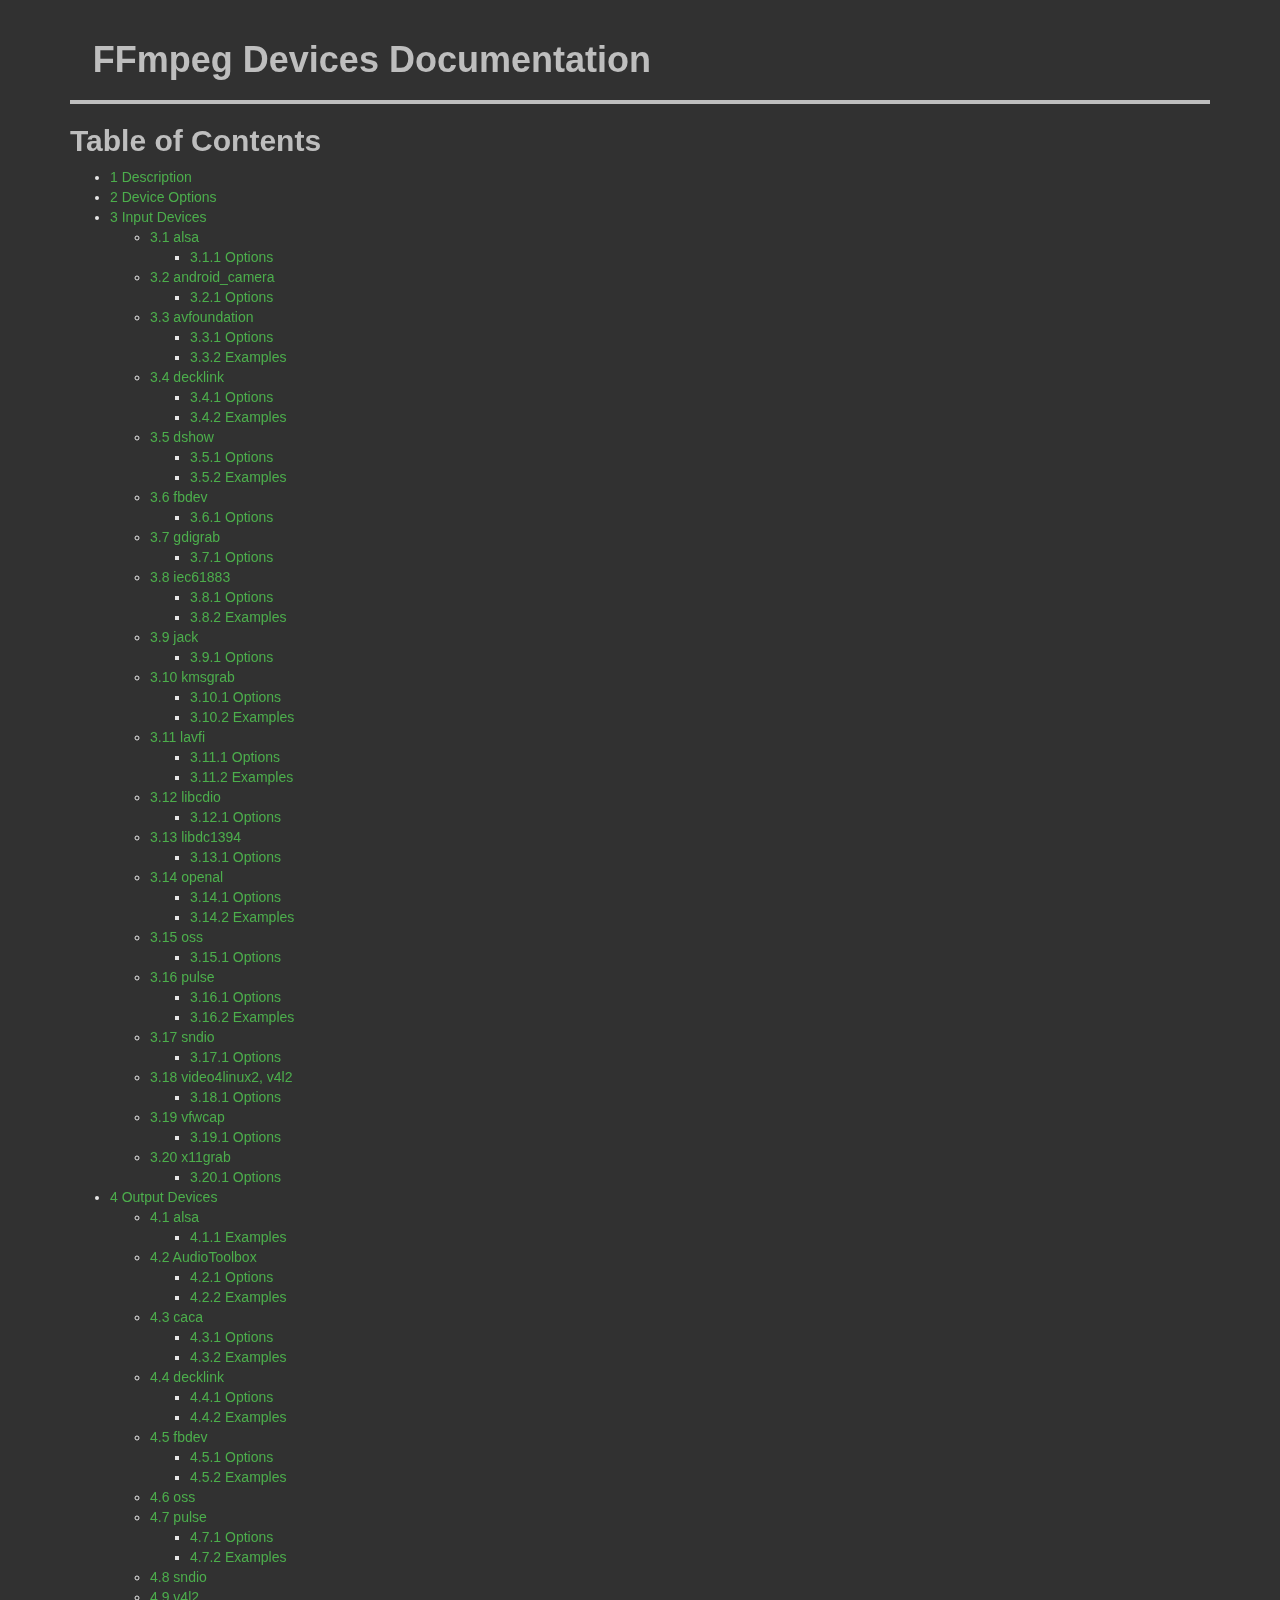
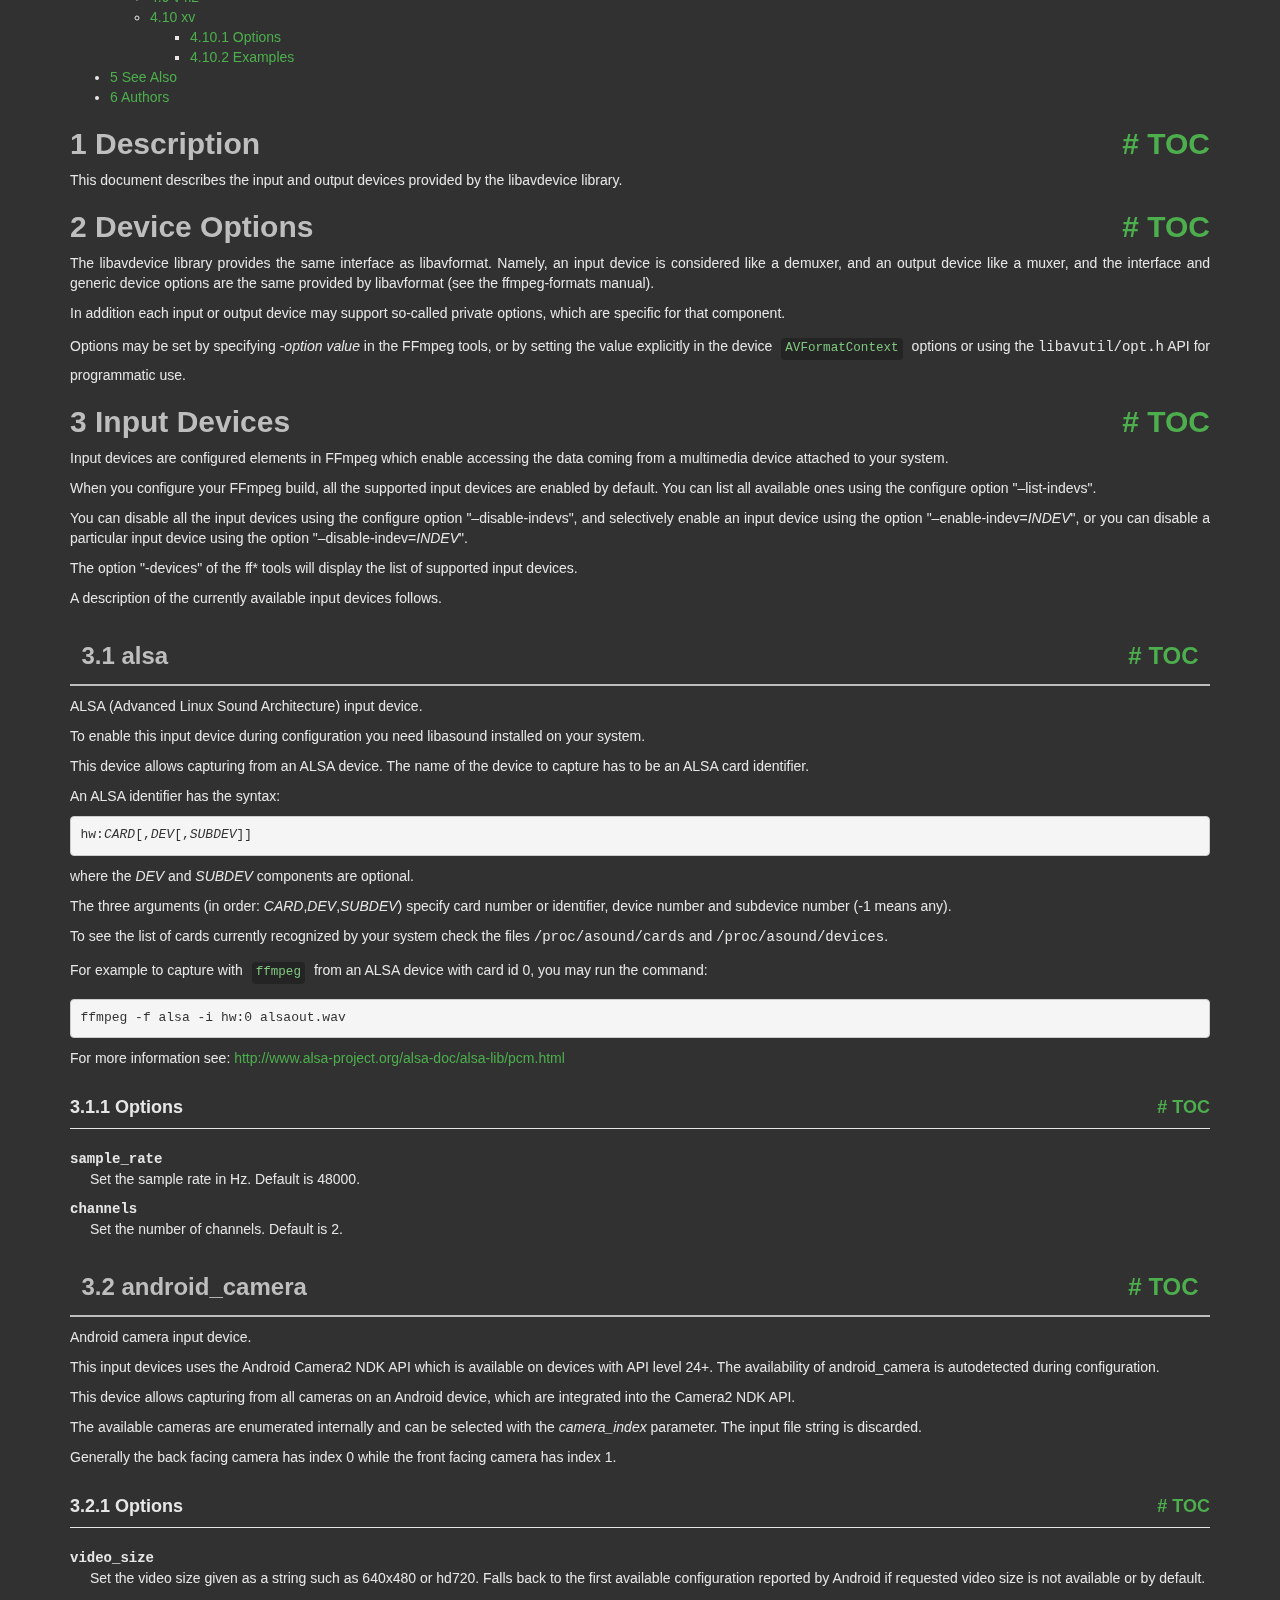
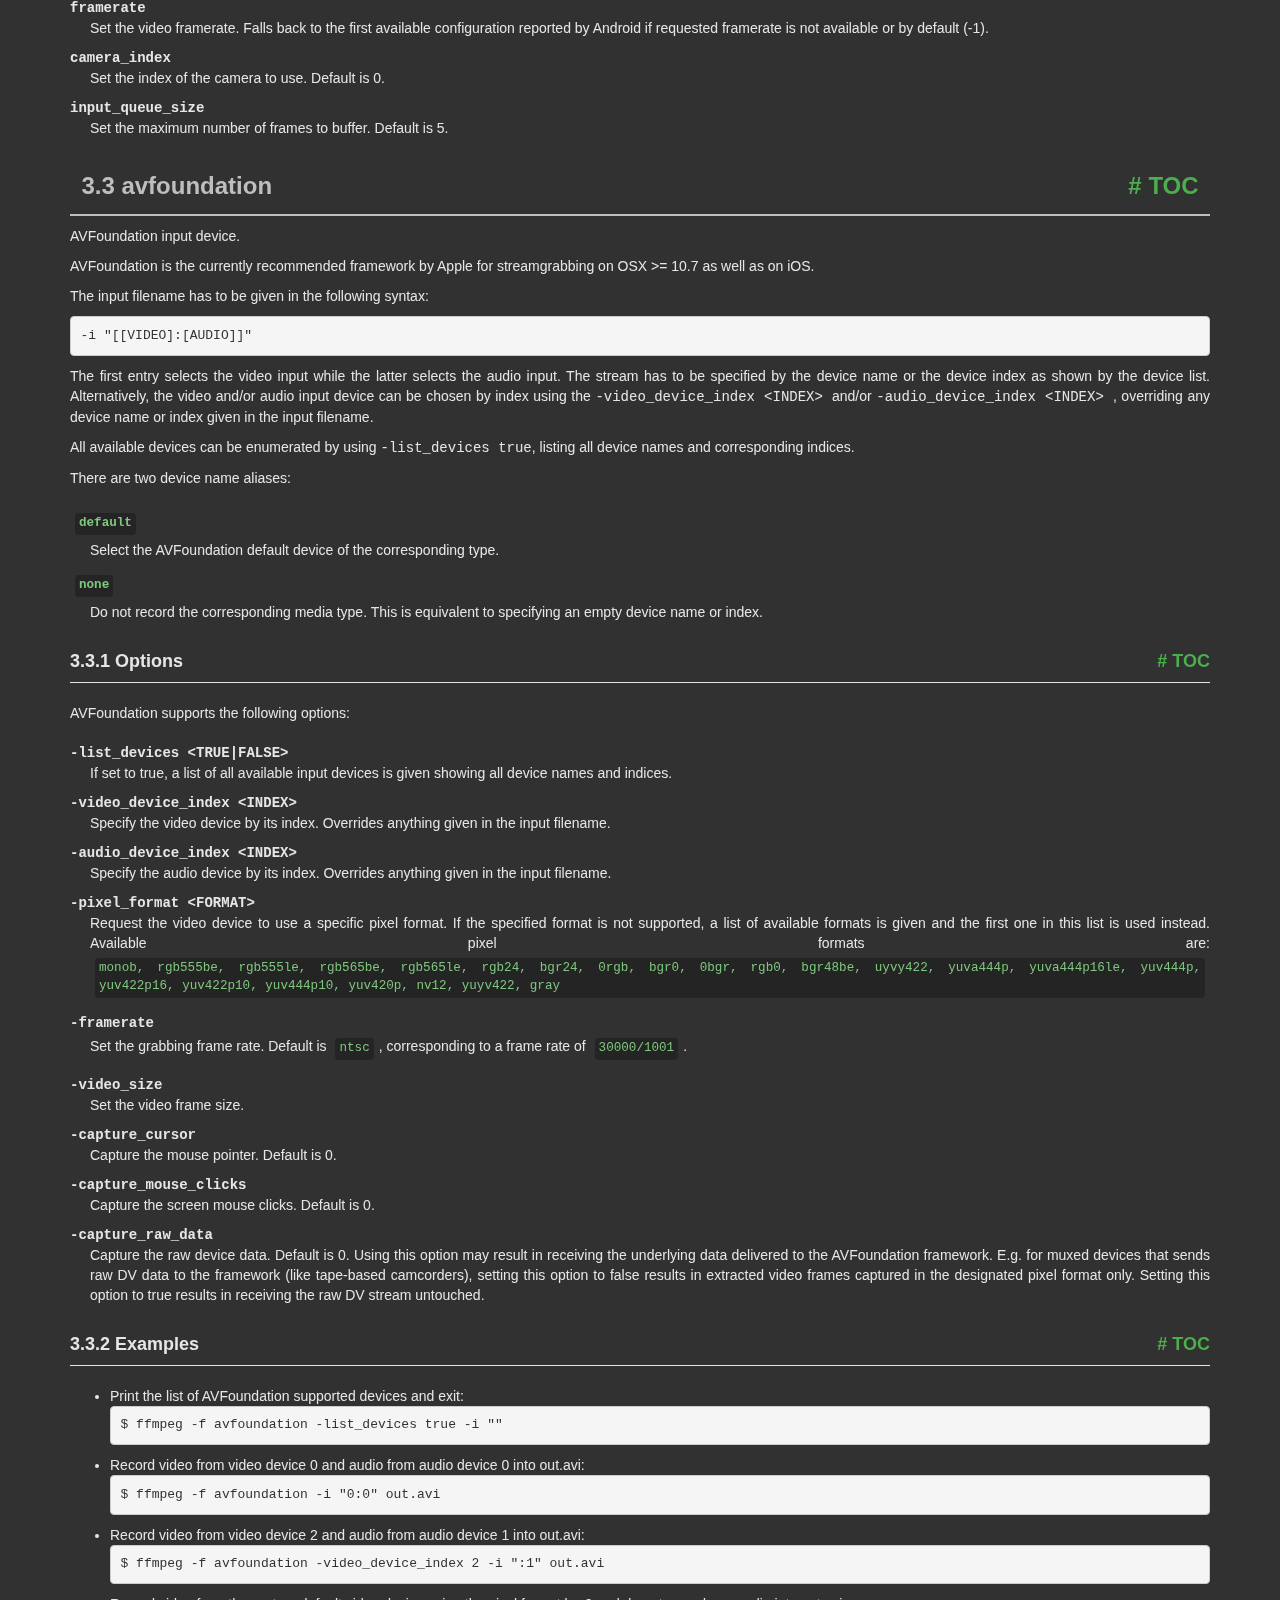
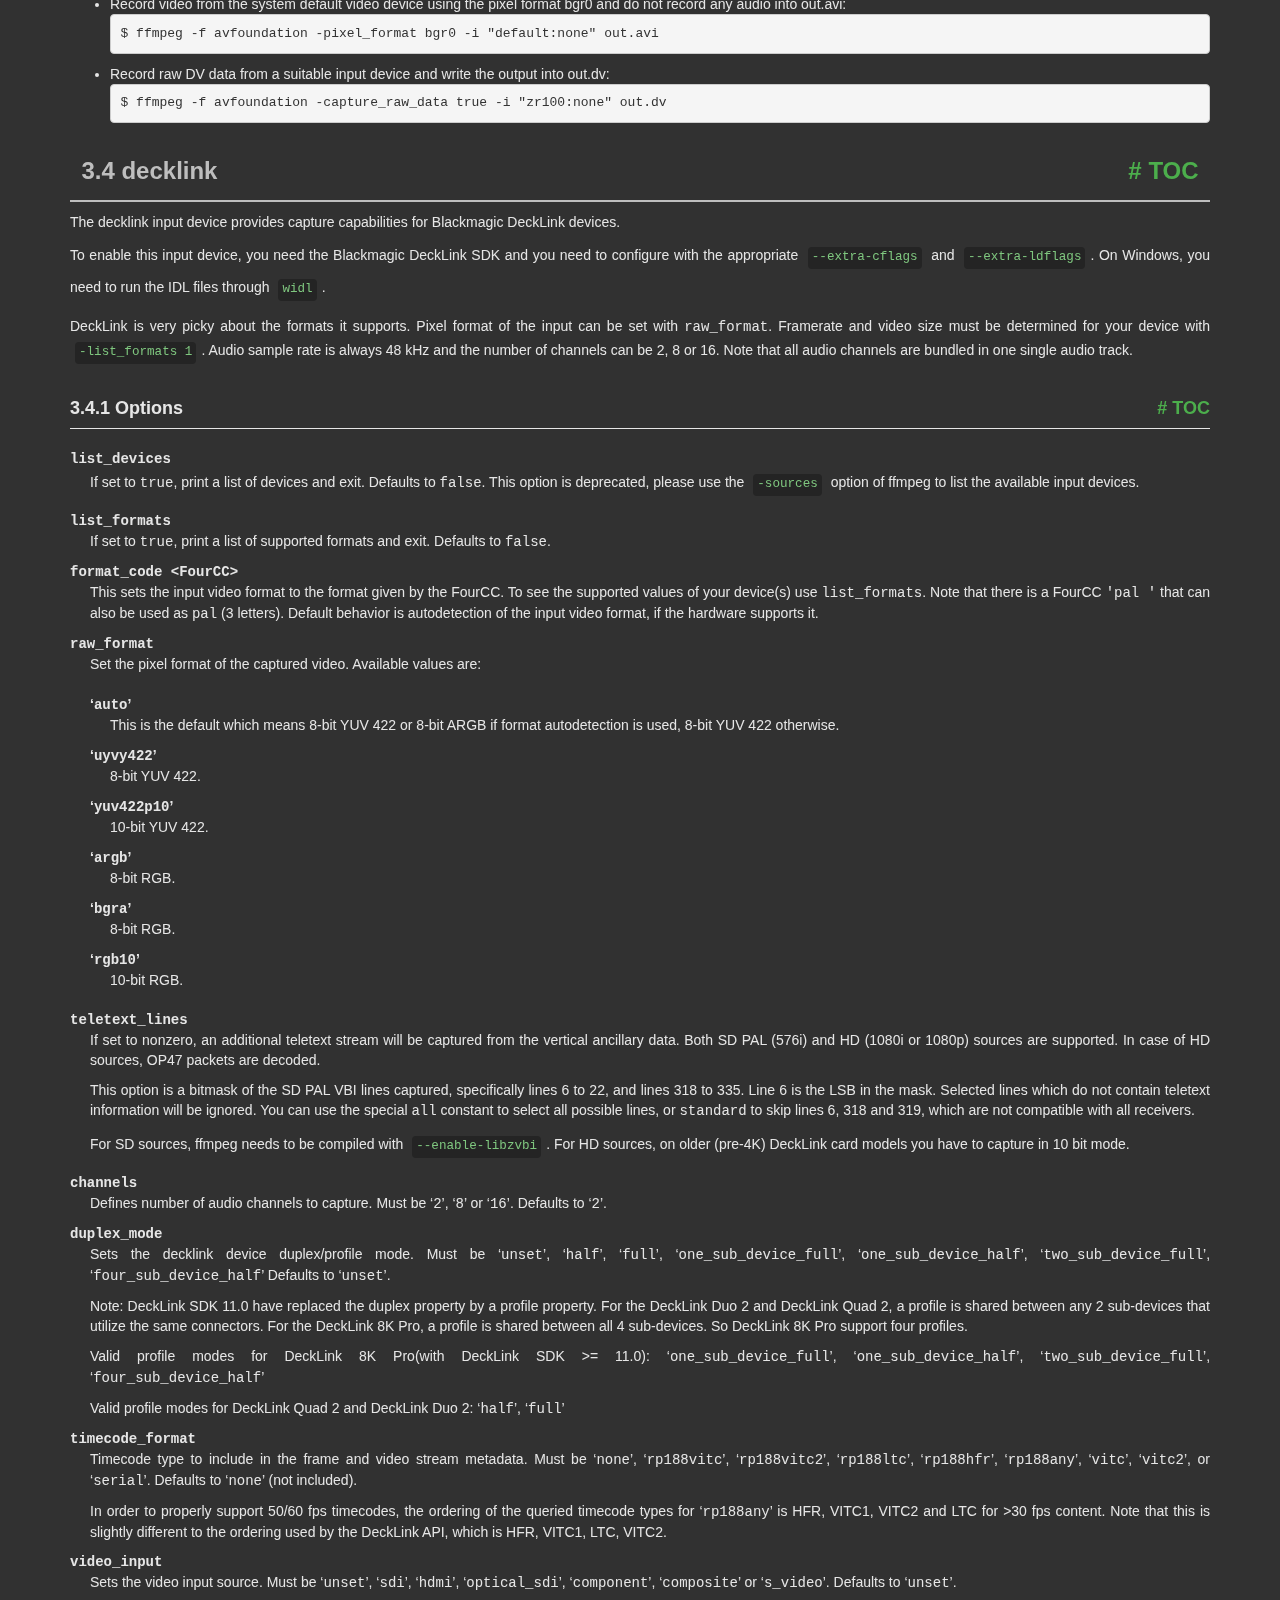
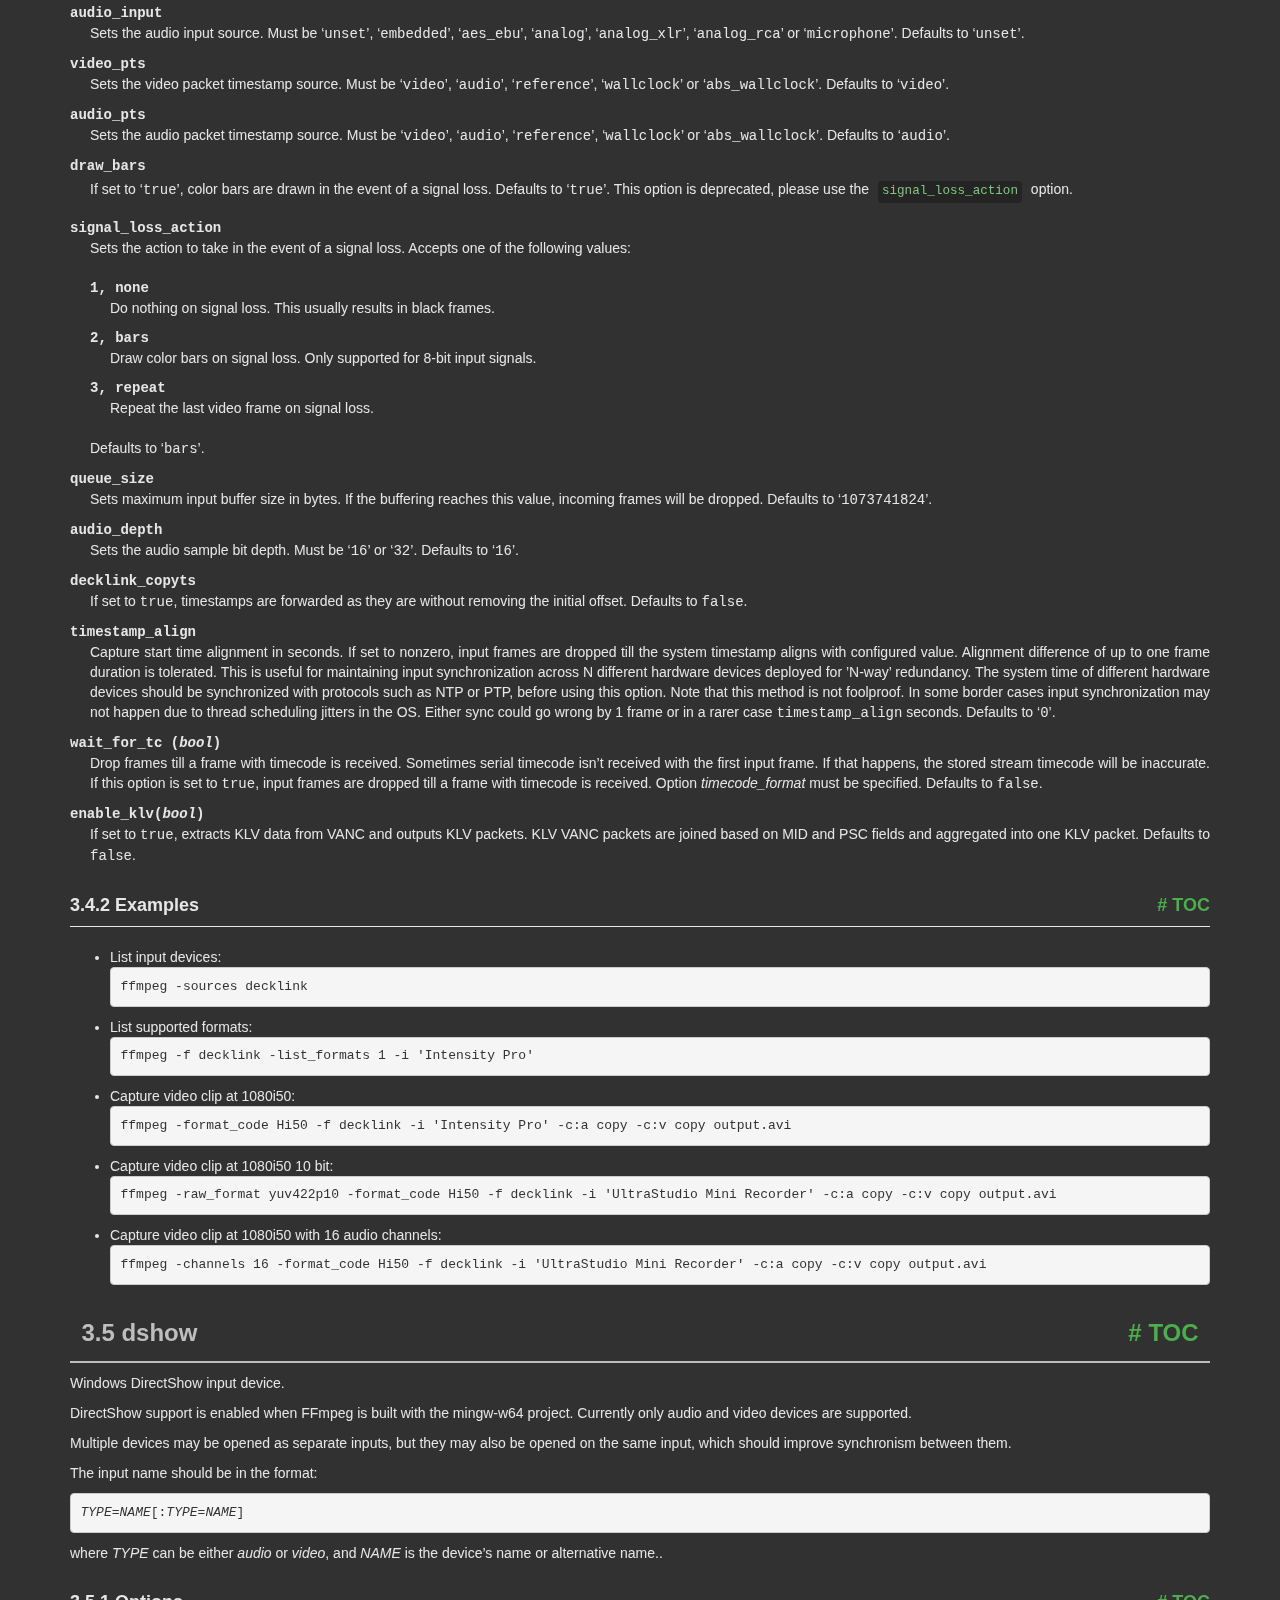
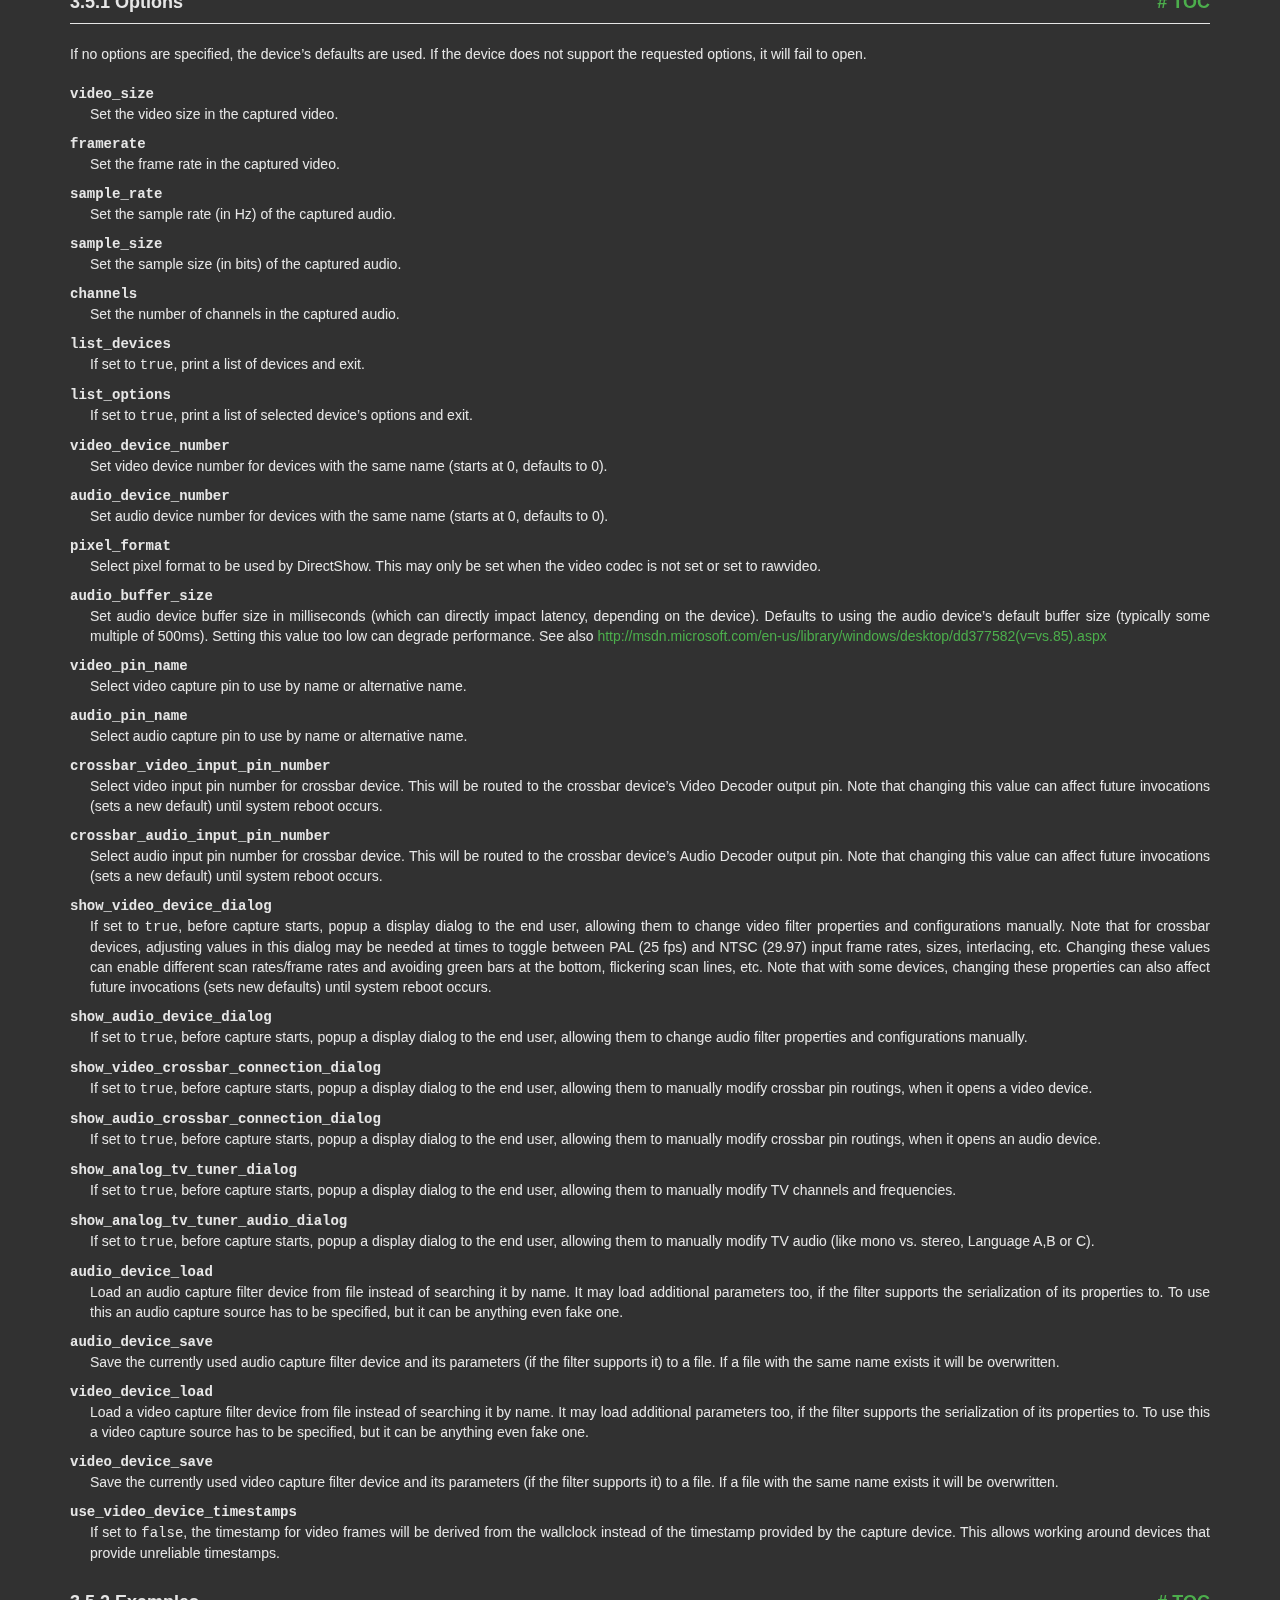
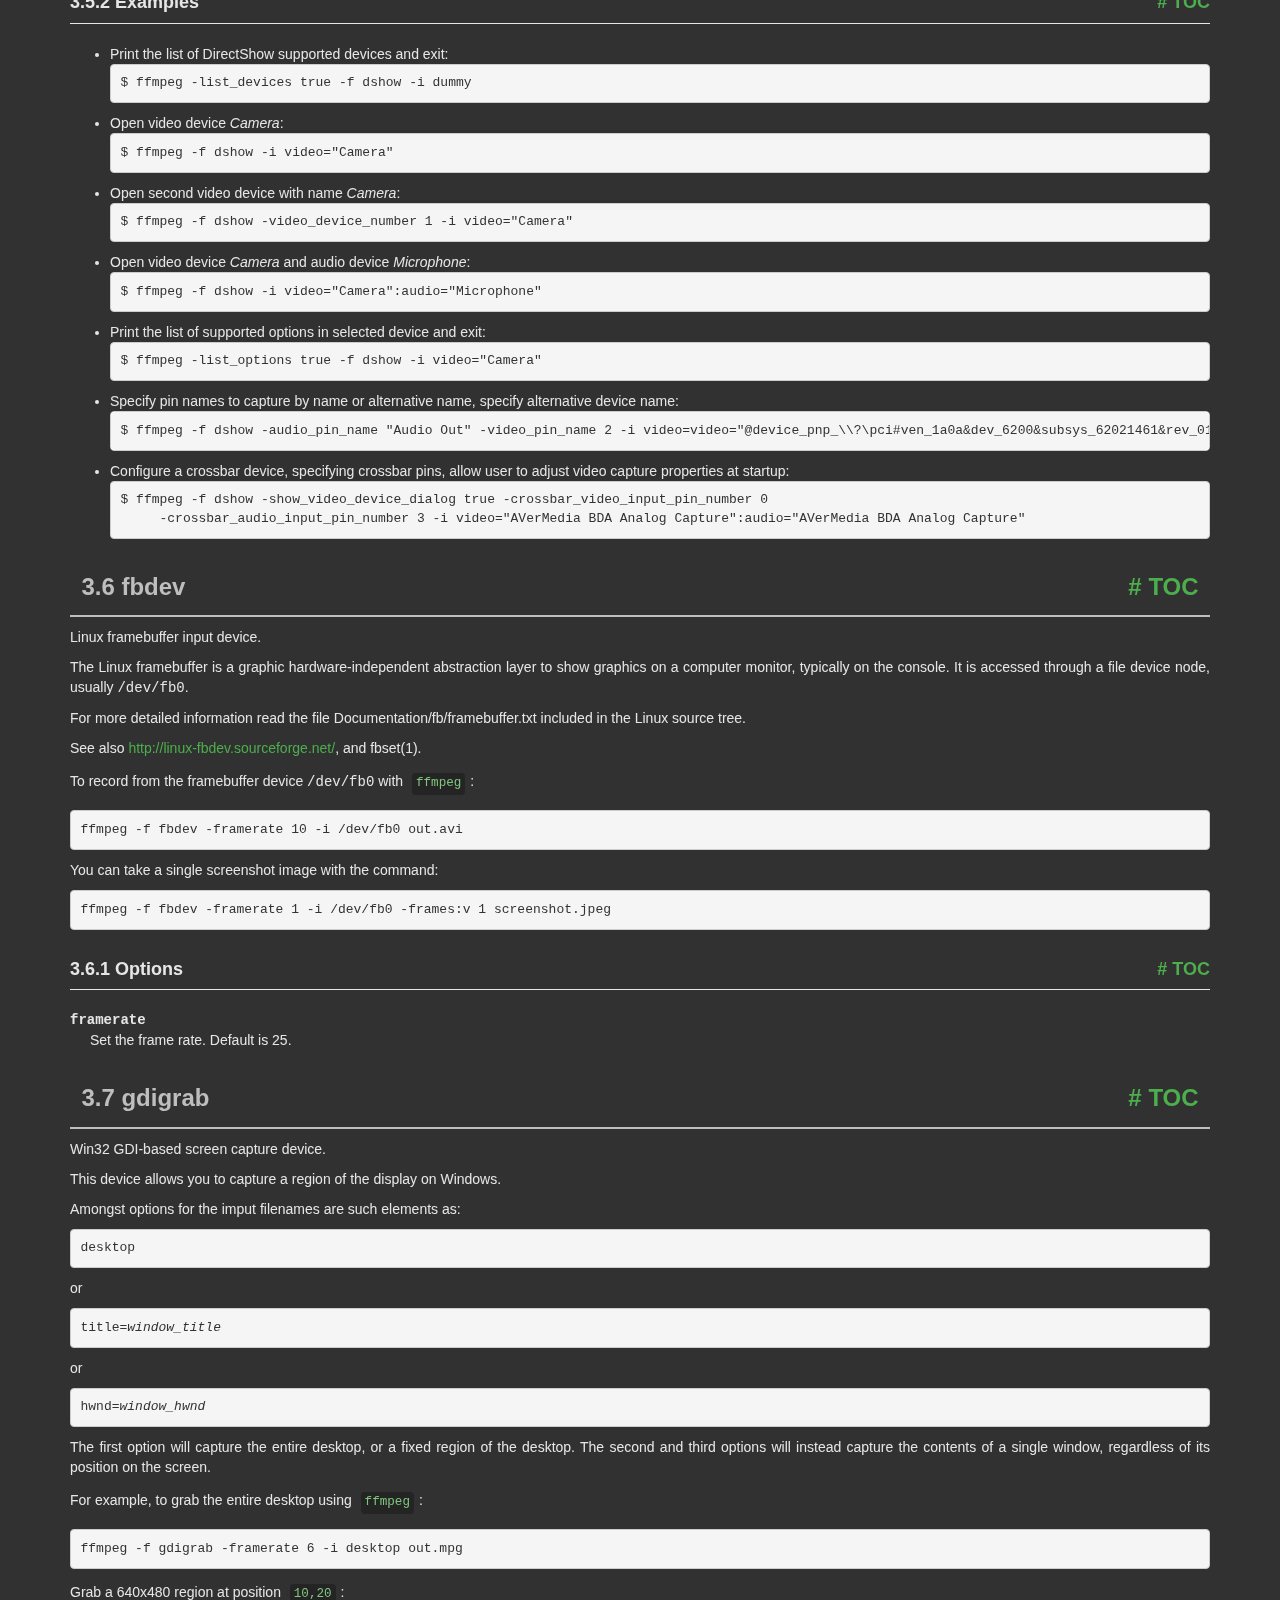
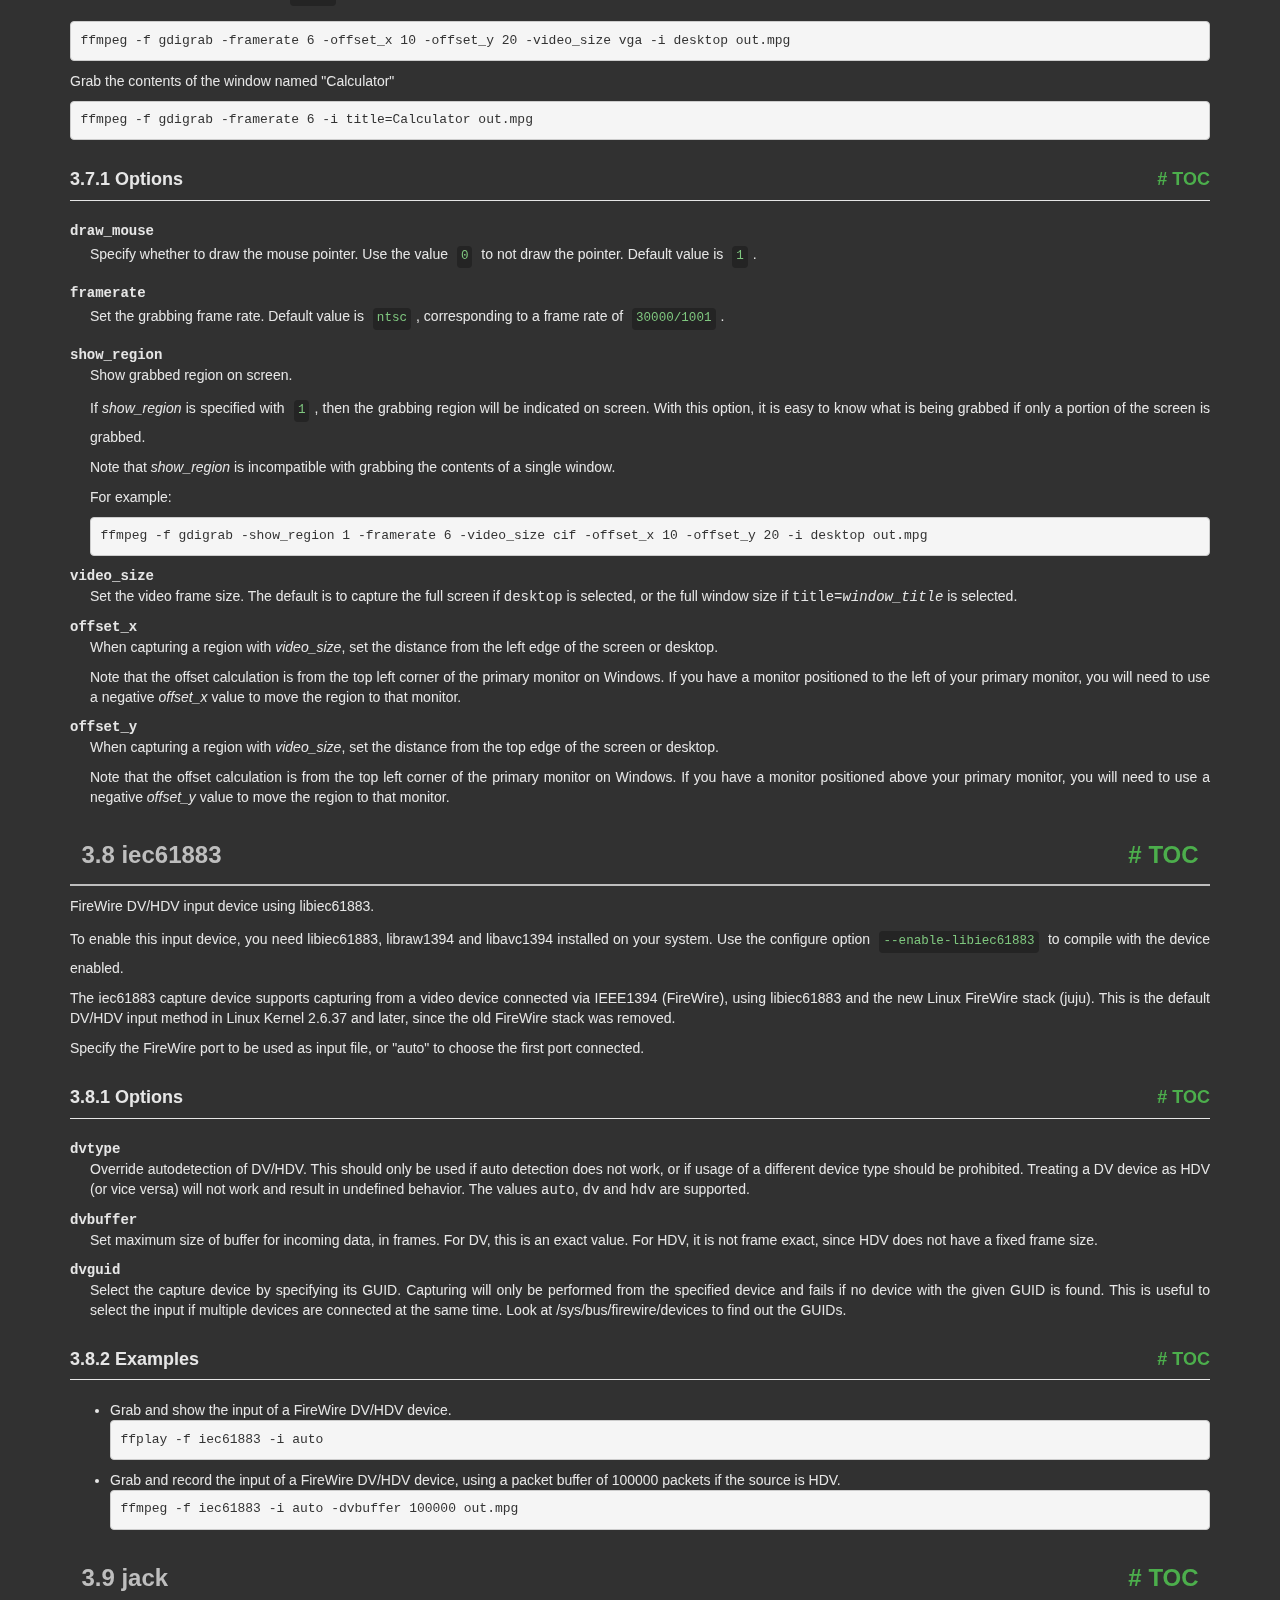
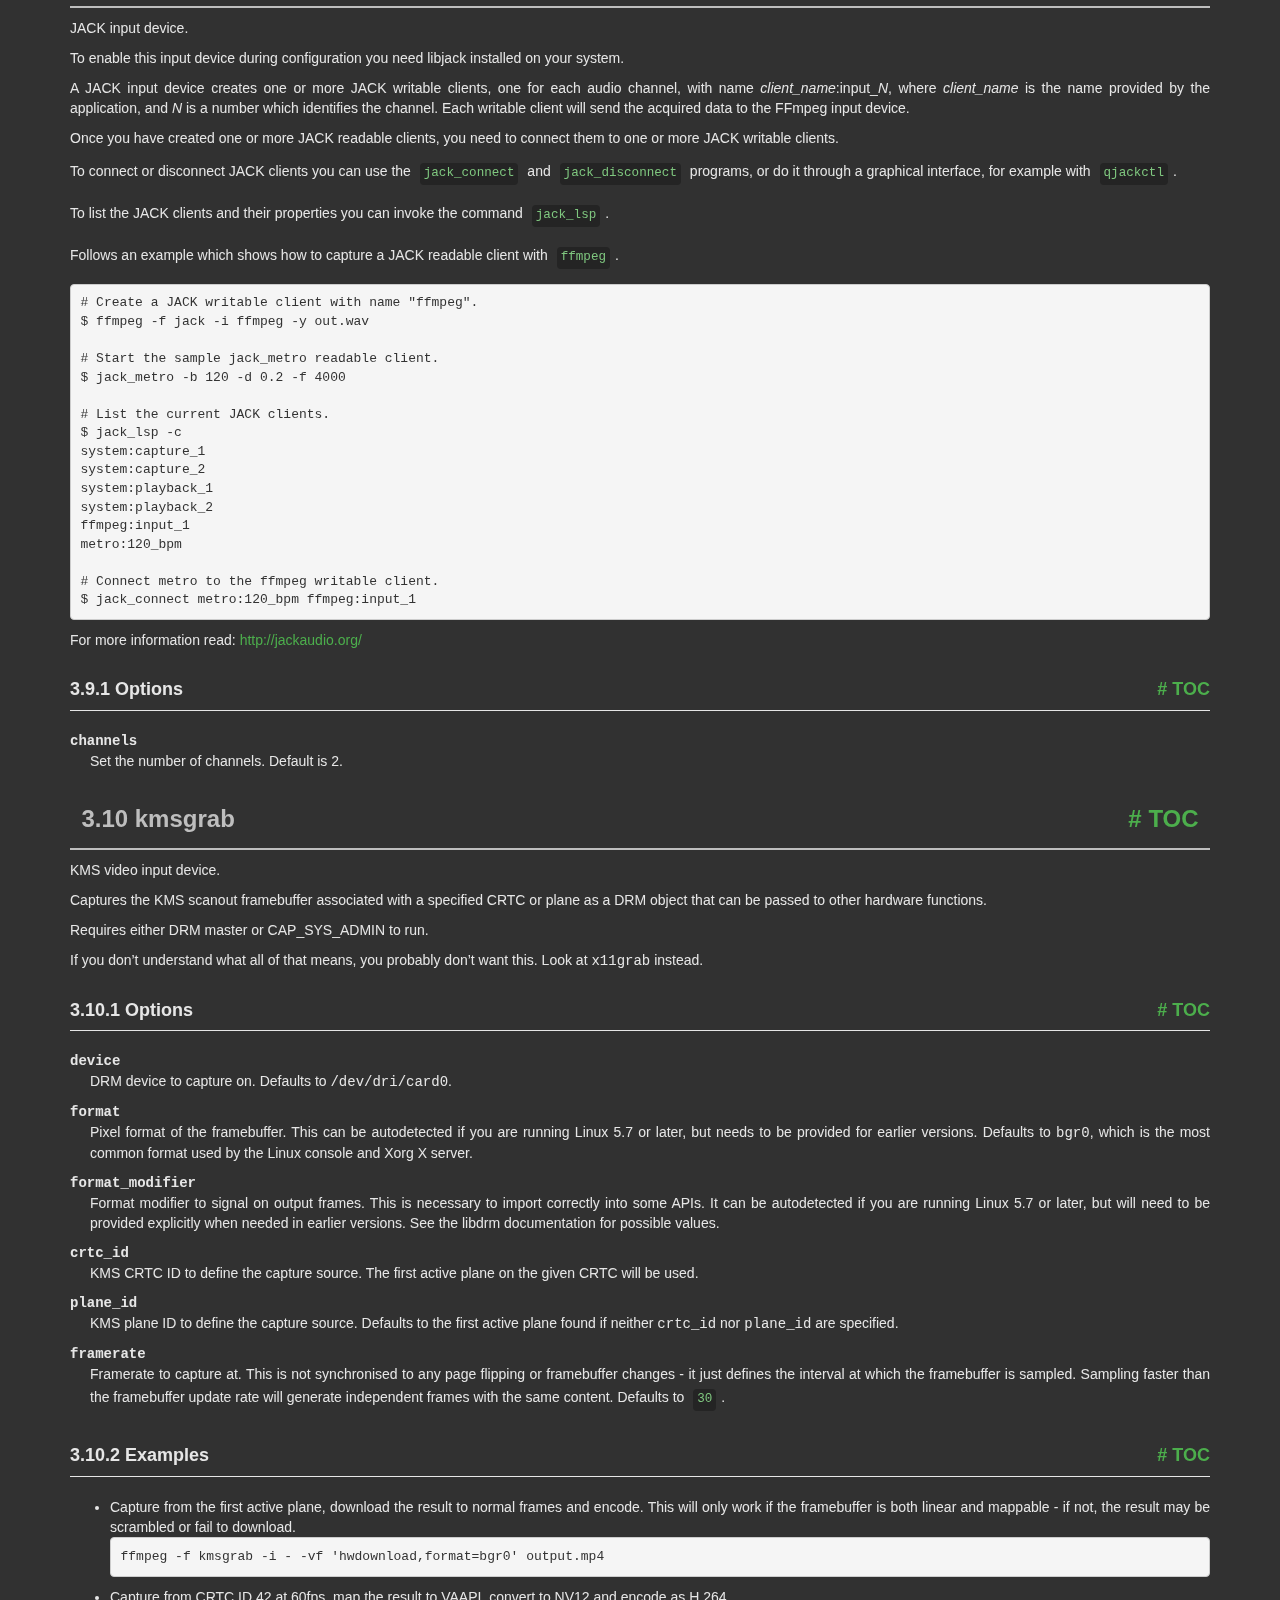
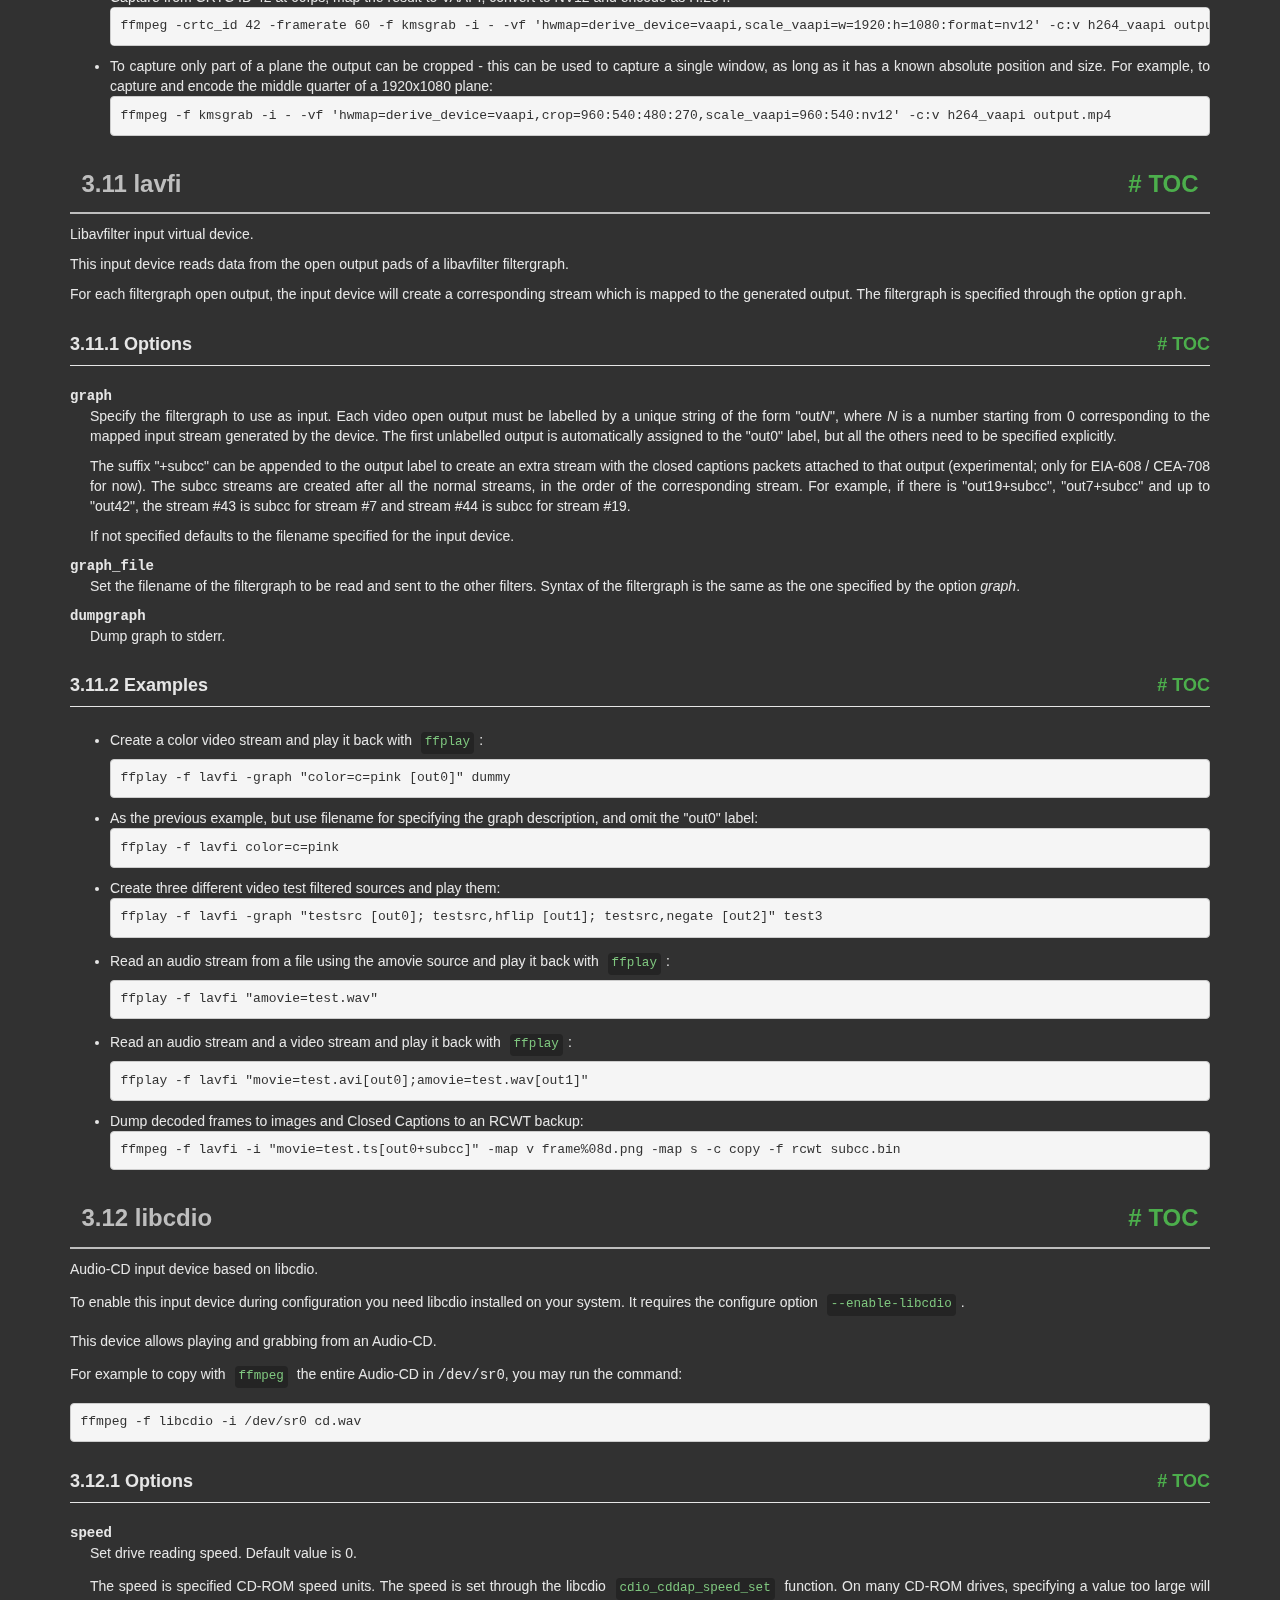
<file: ffmpeg/doc/ffmpeg-devices.html>
<!DOCTYPE html PUBLIC "-//W3C//DTD HTML 4.01 Transitional//EN" "http://www.w3.org/TR/html4/loose.dtd">
<html>
<!-- Created by , GNU Texinfo 7.1 -->
  <head>
    <meta charset="utf-8">
    <title>
      FFmpeg Devices Documentation
    </title>
    <meta name="viewport" content="width=device-width,initial-scale=1.0">
    <link rel="stylesheet" type="text/css" href="bootstrap.min.css">
    <link rel="stylesheet" type="text/css" href="style.min.css">
  </head>
  <body>
    <div class="container">
      <h1>
      FFmpeg Devices Documentation
      </h1>


<a name="SEC_Top"></a>

<div class="element-contents" id="SEC_Contents">
<h2 class="contents-heading">Table of Contents</h2>

<div class="contents">

<ul class="toc-numbered-mark">
  <li><a id="toc-Description" href="#Description">1 Description</a></li>
  <li><a id="toc-Device-Options" href="#Device-Options">2 Device Options</a></li>
  <li><a id="toc-Input-Devices" href="#Input-Devices">3 Input Devices</a>
  <ul class="toc-numbered-mark">
    <li><a id="toc-alsa" href="#alsa">3.1 alsa</a>
    <ul class="toc-numbered-mark">
      <li><a id="toc-Options" href="#Options">3.1.1 Options</a></li>
    </ul></li>
    <li><a id="toc-android_005fcamera" href="#android_005fcamera">3.2 android_camera</a>
    <ul class="toc-numbered-mark">
      <li><a id="toc-Options-1" href="#Options-1">3.2.1 Options</a></li>
    </ul></li>
    <li><a id="toc-avfoundation" href="#avfoundation">3.3 avfoundation</a>
    <ul class="toc-numbered-mark">
      <li><a id="toc-Options-2" href="#Options-2">3.3.1 Options</a></li>
      <li><a id="toc-Examples" href="#Examples">3.3.2 Examples</a></li>
    </ul></li>
    <li><a id="toc-decklink" href="#decklink">3.4 decklink</a>
    <ul class="toc-numbered-mark">
      <li><a id="toc-Options-3" href="#Options-3">3.4.1 Options</a></li>
      <li><a id="toc-Examples-1" href="#Examples-1">3.4.2 Examples</a></li>
    </ul></li>
    <li><a id="toc-dshow" href="#dshow">3.5 dshow</a>
    <ul class="toc-numbered-mark">
      <li><a id="toc-Options-4" href="#Options-4">3.5.1 Options</a></li>
      <li><a id="toc-Examples-2" href="#Examples-2">3.5.2 Examples</a></li>
    </ul></li>
    <li><a id="toc-fbdev" href="#fbdev">3.6 fbdev</a>
    <ul class="toc-numbered-mark">
      <li><a id="toc-Options-5" href="#Options-5">3.6.1 Options</a></li>
    </ul></li>
    <li><a id="toc-gdigrab" href="#gdigrab">3.7 gdigrab</a>
    <ul class="toc-numbered-mark">
      <li><a id="toc-Options-6" href="#Options-6">3.7.1 Options</a></li>
    </ul></li>
    <li><a id="toc-iec61883" href="#iec61883">3.8 iec61883</a>
    <ul class="toc-numbered-mark">
      <li><a id="toc-Options-7" href="#Options-7">3.8.1 Options</a></li>
      <li><a id="toc-Examples-3" href="#Examples-3">3.8.2 Examples</a></li>
    </ul></li>
    <li><a id="toc-jack" href="#jack">3.9 jack</a>
    <ul class="toc-numbered-mark">
      <li><a id="toc-Options-8" href="#Options-8">3.9.1 Options</a></li>
    </ul></li>
    <li><a id="toc-kmsgrab" href="#kmsgrab">3.10 kmsgrab</a>
    <ul class="toc-numbered-mark">
      <li><a id="toc-Options-9" href="#Options-9">3.10.1 Options</a></li>
      <li><a id="toc-Examples-4" href="#Examples-4">3.10.2 Examples</a></li>
    </ul></li>
    <li><a id="toc-lavfi" href="#lavfi">3.11 lavfi</a>
    <ul class="toc-numbered-mark">
      <li><a id="toc-Options-10" href="#Options-10">3.11.1 Options</a></li>
      <li><a id="toc-Examples-5" href="#Examples-5">3.11.2 Examples</a></li>
    </ul></li>
    <li><a id="toc-libcdio" href="#libcdio">3.12 libcdio</a>
    <ul class="toc-numbered-mark">
      <li><a id="toc-Options-11" href="#Options-11">3.12.1 Options</a></li>
    </ul></li>
    <li><a id="toc-libdc1394" href="#libdc1394">3.13 libdc1394</a>
    <ul class="toc-numbered-mark">
      <li><a id="toc-Options-12" href="#Options-12">3.13.1 Options</a></li>
    </ul></li>
    <li><a id="toc-openal" href="#openal">3.14 openal</a>
    <ul class="toc-numbered-mark">
      <li><a id="toc-Options-13" href="#Options-13">3.14.1 Options</a></li>
      <li><a id="toc-Examples-6" href="#Examples-6">3.14.2 Examples</a></li>
    </ul></li>
    <li><a id="toc-oss" href="#oss">3.15 oss</a>
    <ul class="toc-numbered-mark">
      <li><a id="toc-Options-14" href="#Options-14">3.15.1 Options</a></li>
    </ul></li>
    <li><a id="toc-pulse" href="#pulse">3.16 pulse</a>
    <ul class="toc-numbered-mark">
      <li><a id="toc-Options-15" href="#Options-15">3.16.1 Options</a></li>
      <li><a id="toc-Examples-7" href="#Examples-7">3.16.2 Examples</a></li>
    </ul></li>
    <li><a id="toc-sndio" href="#sndio">3.17 sndio</a>
    <ul class="toc-numbered-mark">
      <li><a id="toc-Options-16" href="#Options-16">3.17.1 Options</a></li>
    </ul></li>
    <li><a id="toc-video4linux2_002c-v4l2" href="#video4linux2_002c-v4l2">3.18 video4linux2, v4l2</a>
    <ul class="toc-numbered-mark">
      <li><a id="toc-Options-17" href="#Options-17">3.18.1 Options</a></li>
    </ul></li>
    <li><a id="toc-vfwcap" href="#vfwcap">3.19 vfwcap</a>
    <ul class="toc-numbered-mark">
      <li><a id="toc-Options-18" href="#Options-18">3.19.1 Options</a></li>
    </ul></li>
    <li><a id="toc-x11grab" href="#x11grab">3.20 x11grab</a>
    <ul class="toc-numbered-mark">
      <li><a id="toc-Options-19" href="#Options-19">3.20.1 Options</a></li>
    </ul></li>
  </ul></li>
  <li><a id="toc-Output-Devices" href="#Output-Devices">4 Output Devices</a>
  <ul class="toc-numbered-mark">
    <li><a id="toc-alsa-1" href="#alsa-1">4.1 alsa</a>
    <ul class="toc-numbered-mark">
      <li><a id="toc-Examples-8" href="#Examples-8">4.1.1 Examples</a></li>
    </ul></li>
    <li><a id="toc-AudioToolbox" href="#AudioToolbox">4.2 AudioToolbox</a>
    <ul class="toc-numbered-mark">
      <li><a id="toc-Options-20" href="#Options-20">4.2.1 Options</a></li>
      <li><a id="toc-Examples-9" href="#Examples-9">4.2.2 Examples</a></li>
    </ul></li>
    <li><a id="toc-caca" href="#caca">4.3 caca</a>
    <ul class="toc-numbered-mark">
      <li><a id="toc-Options-21" href="#Options-21">4.3.1 Options</a></li>
      <li><a id="toc-Examples-10" href="#Examples-10">4.3.2 Examples</a></li>
    </ul></li>
    <li><a id="toc-decklink-1" href="#decklink-1">4.4 decklink</a>
    <ul class="toc-numbered-mark">
      <li><a id="toc-Options-22" href="#Options-22">4.4.1 Options</a></li>
      <li><a id="toc-Examples-11" href="#Examples-11">4.4.2 Examples</a></li>
    </ul></li>
    <li><a id="toc-fbdev-1" href="#fbdev-1">4.5 fbdev</a>
    <ul class="toc-numbered-mark">
      <li><a id="toc-Options-23" href="#Options-23">4.5.1 Options</a></li>
      <li><a id="toc-Examples-12" href="#Examples-12">4.5.2 Examples</a></li>
    </ul></li>
    <li><a id="toc-oss-1" href="#oss-1">4.6 oss</a></li>
    <li><a id="toc-pulse-1" href="#pulse-1">4.7 pulse</a>
    <ul class="toc-numbered-mark">
      <li><a id="toc-Options-24" href="#Options-24">4.7.1 Options</a></li>
      <li><a id="toc-Examples-13" href="#Examples-13">4.7.2 Examples</a></li>
    </ul></li>
    <li><a id="toc-sndio-1" href="#sndio-1">4.8 sndio</a></li>
    <li><a id="toc-v4l2" href="#v4l2">4.9 v4l2</a></li>
    <li><a id="toc-xv" href="#xv">4.10 xv</a>
    <ul class="toc-numbered-mark">
      <li><a id="toc-Options-25" href="#Options-25">4.10.1 Options</a></li>
      <li><a id="toc-Examples-14" href="#Examples-14">4.10.2 Examples</a></li>
    </ul></li>
  </ul></li>
  <li><a id="toc-See-Also" href="#See-Also">5 See Also</a></li>
  <li><a id="toc-Authors" href="#Authors">6 Authors</a></li>
</ul>
</div>
</div>

<a name="Description"></a>
<h2 class="chapter">1 Description<span class="pull-right"><a class="anchor hidden-xs" href="#Description" aria-hidden="true">#</a> <a class="anchor hidden-xs"href="#toc-Description" aria-hidden="true">TOC</a></span></h2>

<p>This document describes the input and output devices provided by the
libavdevice library.
</p>

<a name="Device-Options"></a>
<h2 class="chapter">2 Device Options<span class="pull-right"><a class="anchor hidden-xs" href="#Device-Options" aria-hidden="true">#</a> <a class="anchor hidden-xs"href="#toc-Device-Options" aria-hidden="true">TOC</a></span></h2>

<p>The libavdevice library provides the same interface as
libavformat. Namely, an input device is considered like a demuxer, and
an output device like a muxer, and the interface and generic device
options are the same provided by libavformat (see the ffmpeg-formats
manual).
</p>
<p>In addition each input or output device may support so-called private
options, which are specific for that component.
</p>
<p>Options may be set by specifying -<var class="var">option</var> <var class="var">value</var> in the
FFmpeg tools, or by setting the value explicitly in the device
<code class="code">AVFormatContext</code> options or using the <samp class="file">libavutil/opt.h</samp> API
for programmatic use.
</p>

<a name="Input-Devices"></a>
<h2 class="chapter">3 Input Devices<span class="pull-right"><a class="anchor hidden-xs" href="#Input-Devices" aria-hidden="true">#</a> <a class="anchor hidden-xs"href="#toc-Input-Devices" aria-hidden="true">TOC</a></span></h2>

<p>Input devices are configured elements in FFmpeg which enable accessing
the data coming from a multimedia device attached to your system.
</p>
<p>When you configure your FFmpeg build, all the supported input devices
are enabled by default. You can list all available ones using the
configure option &quot;&ndash;list-indevs&quot;.
</p>
<p>You can disable all the input devices using the configure option
&quot;&ndash;disable-indevs&quot;, and selectively enable an input device using the
option &quot;&ndash;enable-indev=<var class="var">INDEV</var>&quot;, or you can disable a particular
input device using the option &quot;&ndash;disable-indev=<var class="var">INDEV</var>&quot;.
</p>
<p>The option &quot;-devices&quot; of the ff* tools will display the list of
supported input devices.
</p>
<p>A description of the currently available input devices follows.
</p>
<a name="alsa"></a>
<h3 class="section">3.1 alsa<span class="pull-right"><a class="anchor hidden-xs" href="#alsa" aria-hidden="true">#</a> <a class="anchor hidden-xs"href="#toc-alsa" aria-hidden="true">TOC</a></span></h3>

<p>ALSA (Advanced Linux Sound Architecture) input device.
</p>
<p>To enable this input device during configuration you need libasound
installed on your system.
</p>
<p>This device allows capturing from an ALSA device. The name of the
device to capture has to be an ALSA card identifier.
</p>
<p>An ALSA identifier has the syntax:
</p><div class="example">
<pre class="example-preformatted">hw:<var class="var">CARD</var>[,<var class="var">DEV</var>[,<var class="var">SUBDEV</var>]]
</pre></div>

<p>where the <var class="var">DEV</var> and <var class="var">SUBDEV</var> components are optional.
</p>
<p>The three arguments (in order: <var class="var">CARD</var>,<var class="var">DEV</var>,<var class="var">SUBDEV</var>)
specify card number or identifier, device number and subdevice number
(-1 means any).
</p>
<p>To see the list of cards currently recognized by your system check the
files <samp class="file">/proc/asound/cards</samp> and <samp class="file">/proc/asound/devices</samp>.
</p>
<p>For example to capture with <code class="command">ffmpeg</code> from an ALSA device with
card id 0, you may run the command:
</p><div class="example">
<pre class="example-preformatted">ffmpeg -f alsa -i hw:0 alsaout.wav
</pre></div>

<p>For more information see:
<a class="url" href="http://www.alsa-project.org/alsa-doc/alsa-lib/pcm.html">http://www.alsa-project.org/alsa-doc/alsa-lib/pcm.html</a>
</p>
<a name="Options"></a>
<h4 class="subsection">3.1.1 Options<span class="pull-right"><a class="anchor hidden-xs" href="#Options" aria-hidden="true">#</a> <a class="anchor hidden-xs"href="#toc-Options" aria-hidden="true">TOC</a></span></h4>

<dl class="table">
<dt><samp class="option">sample_rate</samp></dt>
<dd><p>Set the sample rate in Hz. Default is 48000.
</p>
</dd>
<dt><samp class="option">channels</samp></dt>
<dd><p>Set the number of channels. Default is 2.
</p>
</dd>
</dl>

<a name="android_005fcamera"></a>
<h3 class="section">3.2 android_camera<span class="pull-right"><a class="anchor hidden-xs" href="#android_005fcamera" aria-hidden="true">#</a> <a class="anchor hidden-xs"href="#toc-android_005fcamera" aria-hidden="true">TOC</a></span></h3>

<p>Android camera input device.
</p>
<p>This input devices uses the Android Camera2 NDK API which is
available on devices with API level 24+. The availability of
android_camera is autodetected during configuration.
</p>
<p>This device allows capturing from all cameras on an Android device,
which are integrated into the Camera2 NDK API.
</p>
<p>The available cameras are enumerated internally and can be selected
with the <var class="var">camera_index</var> parameter. The input file string is
discarded.
</p>
<p>Generally the back facing camera has index 0 while the front facing
camera has index 1.
</p>
<a name="Options-1"></a>
<h4 class="subsection">3.2.1 Options<span class="pull-right"><a class="anchor hidden-xs" href="#Options-1" aria-hidden="true">#</a> <a class="anchor hidden-xs"href="#toc-Options-1" aria-hidden="true">TOC</a></span></h4>

<dl class="table">
<dt><samp class="option">video_size</samp></dt>
<dd><p>Set the video size given as a string such as 640x480 or hd720.
Falls back to the first available configuration reported by
Android if requested video size is not available or by default.
</p>
</dd>
<dt><samp class="option">framerate</samp></dt>
<dd><p>Set the video framerate.
Falls back to the first available configuration reported by
Android if requested framerate is not available or by default (-1).
</p>
</dd>
<dt><samp class="option">camera_index</samp></dt>
<dd><p>Set the index of the camera to use. Default is 0.
</p>
</dd>
<dt><samp class="option">input_queue_size</samp></dt>
<dd><p>Set the maximum number of frames to buffer. Default is 5.
</p>
</dd>
</dl>

<a name="avfoundation"></a>
<h3 class="section">3.3 avfoundation<span class="pull-right"><a class="anchor hidden-xs" href="#avfoundation" aria-hidden="true">#</a> <a class="anchor hidden-xs"href="#toc-avfoundation" aria-hidden="true">TOC</a></span></h3>

<p>AVFoundation input device.
</p>
<p>AVFoundation is the currently recommended framework by Apple for streamgrabbing on OSX &gt;= 10.7 as well as on iOS.
</p>
<p>The input filename has to be given in the following syntax:
</p><div class="example">
<pre class="example-preformatted">-i &quot;[[VIDEO]:[AUDIO]]&quot;
</pre></div>
<p>The first entry selects the video input while the latter selects the audio input.
The stream has to be specified by the device name or the device index as shown by the device list.
Alternatively, the video and/or audio input device can be chosen by index using the
<samp class="option">
    -video_device_index &lt;INDEX&gt;
</samp>
and/or
<samp class="option">
    -audio_device_index &lt;INDEX&gt;
</samp>
, overriding any
device name or index given in the input filename.
</p>
<p>All available devices can be enumerated by using <samp class="option">-list_devices true</samp>, listing
all device names and corresponding indices.
</p>
<p>There are two device name aliases:
</p><dl class="table">
<dt><code class="code">default</code></dt>
<dd><p>Select the AVFoundation default device of the corresponding type.
</p>
</dd>
<dt><code class="code">none</code></dt>
<dd><p>Do not record the corresponding media type.
This is equivalent to specifying an empty device name or index.
</p>
</dd>
</dl>

<a name="Options-2"></a>
<h4 class="subsection">3.3.1 Options<span class="pull-right"><a class="anchor hidden-xs" href="#Options-2" aria-hidden="true">#</a> <a class="anchor hidden-xs"href="#toc-Options-2" aria-hidden="true">TOC</a></span></h4>

<p>AVFoundation supports the following options:
</p>
<dl class="table">
<dt><samp class="option">-list_devices &lt;TRUE|FALSE&gt;</samp></dt>
<dd><p>If set to true, a list of all available input devices is given showing all
device names and indices.
</p>
</dd>
<dt><samp class="option">-video_device_index &lt;INDEX&gt;</samp></dt>
<dd><p>Specify the video device by its index. Overrides anything given in the input filename.
</p>
</dd>
<dt><samp class="option">-audio_device_index &lt;INDEX&gt;</samp></dt>
<dd><p>Specify the audio device by its index. Overrides anything given in the input filename.
</p>
</dd>
<dt><samp class="option">-pixel_format &lt;FORMAT&gt;</samp></dt>
<dd><p>Request the video device to use a specific pixel format.
If the specified format is not supported, a list of available formats is given
and the first one in this list is used instead. Available pixel formats are:
<code class="code">monob, rgb555be, rgb555le, rgb565be, rgb565le, rgb24, bgr24, 0rgb, bgr0, 0bgr, rgb0,
 bgr48be, uyvy422, yuva444p, yuva444p16le, yuv444p, yuv422p16, yuv422p10, yuv444p10,
 yuv420p, nv12, yuyv422, gray</code>
</p>
</dd>
<dt><samp class="option">-framerate</samp></dt>
<dd><p>Set the grabbing frame rate. Default is <code class="code">ntsc</code>, corresponding to a
frame rate of <code class="code">30000/1001</code>.
</p>
</dd>
<dt><samp class="option">-video_size</samp></dt>
<dd><p>Set the video frame size.
</p>
</dd>
<dt><samp class="option">-capture_cursor</samp></dt>
<dd><p>Capture the mouse pointer. Default is 0.
</p>
</dd>
<dt><samp class="option">-capture_mouse_clicks</samp></dt>
<dd><p>Capture the screen mouse clicks. Default is 0.
</p>
</dd>
<dt><samp class="option">-capture_raw_data</samp></dt>
<dd><p>Capture the raw device data. Default is 0.
Using this option may result in receiving the underlying data delivered to the AVFoundation framework. E.g. for muxed devices that sends raw DV data to the framework (like tape-based camcorders), setting this option to false results in extracted video frames captured in the designated pixel format only. Setting this option to true results in receiving the raw DV stream untouched.
</p></dd>
</dl>

<a name="Examples"></a>
<h4 class="subsection">3.3.2 Examples<span class="pull-right"><a class="anchor hidden-xs" href="#Examples" aria-hidden="true">#</a> <a class="anchor hidden-xs"href="#toc-Examples" aria-hidden="true">TOC</a></span></h4>

<ul class="itemize mark-bullet">
<li>Print the list of AVFoundation supported devices and exit:
<div class="example">
<pre class="example-preformatted">$ ffmpeg -f avfoundation -list_devices true -i &quot;&quot;
</pre></div>

</li><li>Record video from video device 0 and audio from audio device 0 into out.avi:
<div class="example">
<pre class="example-preformatted">$ ffmpeg -f avfoundation -i &quot;0:0&quot; out.avi
</pre></div>

</li><li>Record video from video device 2 and audio from audio device 1 into out.avi:
<div class="example">
<pre class="example-preformatted">$ ffmpeg -f avfoundation -video_device_index 2 -i &quot;:1&quot; out.avi
</pre></div>

</li><li>Record video from the system default video device using the pixel format bgr0 and do not record any audio into out.avi:
<div class="example">
<pre class="example-preformatted">$ ffmpeg -f avfoundation -pixel_format bgr0 -i &quot;default:none&quot; out.avi
</pre></div>

</li><li>Record raw DV data from a suitable input device and write the output into out.dv:
<div class="example">
<pre class="example-preformatted">$ ffmpeg -f avfoundation -capture_raw_data true -i &quot;zr100:none&quot; out.dv
</pre></div>


</li></ul>

<a name="decklink"></a>
<h3 class="section">3.4 decklink<span class="pull-right"><a class="anchor hidden-xs" href="#decklink" aria-hidden="true">#</a> <a class="anchor hidden-xs"href="#toc-decklink" aria-hidden="true">TOC</a></span></h3>

<p>The decklink input device provides capture capabilities for Blackmagic
DeckLink devices.
</p>
<p>To enable this input device, you need the Blackmagic DeckLink SDK and you
need to configure with the appropriate <code class="code">--extra-cflags</code>
and <code class="code">--extra-ldflags</code>.
On Windows, you need to run the IDL files through <code class="command">widl</code>.
</p>
<p>DeckLink is very picky about the formats it supports. Pixel format of the
input can be set with <samp class="option">raw_format</samp>.
Framerate and video size must be determined for your device with
<code class="command">-list_formats 1</code>. Audio sample rate is always 48 kHz and the number
of channels can be 2, 8 or 16. Note that all audio channels are bundled in one single
audio track.
</p>
<a name="Options-3"></a>
<h4 class="subsection">3.4.1 Options<span class="pull-right"><a class="anchor hidden-xs" href="#Options-3" aria-hidden="true">#</a> <a class="anchor hidden-xs"href="#toc-Options-3" aria-hidden="true">TOC</a></span></h4>

<dl class="table">
<dt><samp class="option">list_devices</samp></dt>
<dd><p>If set to <samp class="option">true</samp>, print a list of devices and exit.
Defaults to <samp class="option">false</samp>. This option is deprecated, please use the
<code class="code">-sources</code> option of ffmpeg to list the available input devices.
</p>
</dd>
<dt><samp class="option">list_formats</samp></dt>
<dd><p>If set to <samp class="option">true</samp>, print a list of supported formats and exit.
Defaults to <samp class="option">false</samp>.
</p>
</dd>
<dt><samp class="option">format_code &lt;FourCC&gt;</samp></dt>
<dd><p>This sets the input video format to the format given by the FourCC. To see
the supported values of your device(s) use <samp class="option">list_formats</samp>.
Note that there is a FourCC <samp class="option">'pal '</samp> that can also be used
as <samp class="option">pal</samp> (3 letters).
Default behavior is autodetection of the input video format, if the hardware
supports it.
</p>
</dd>
<dt><samp class="option">raw_format</samp></dt>
<dd><p>Set the pixel format of the captured video.
Available values are:
</p><dl class="table">
<dt>&lsquo;<samp class="samp">auto</samp>&rsquo;</dt>
<dd>
<p>This is the default which means 8-bit YUV 422 or 8-bit ARGB if format
autodetection is used, 8-bit YUV 422 otherwise.
</p>
</dd>
<dt>&lsquo;<samp class="samp">uyvy422</samp>&rsquo;</dt>
<dd>
<p>8-bit YUV 422.
</p>
</dd>
<dt>&lsquo;<samp class="samp">yuv422p10</samp>&rsquo;</dt>
<dd>
<p>10-bit YUV 422.
</p>
</dd>
<dt>&lsquo;<samp class="samp">argb</samp>&rsquo;</dt>
<dd>
<p>8-bit RGB.
</p>
</dd>
<dt>&lsquo;<samp class="samp">bgra</samp>&rsquo;</dt>
<dd>
<p>8-bit RGB.
</p>
</dd>
<dt>&lsquo;<samp class="samp">rgb10</samp>&rsquo;</dt>
<dd>
<p>10-bit RGB.
</p>
</dd>
</dl>

</dd>
<dt><samp class="option">teletext_lines</samp></dt>
<dd><p>If set to nonzero, an additional teletext stream will be captured from the
vertical ancillary data. Both SD PAL (576i) and HD (1080i or 1080p)
sources are supported. In case of HD sources, OP47 packets are decoded.
</p>
<p>This option is a bitmask of the SD PAL VBI lines captured, specifically lines 6
to 22, and lines 318 to 335. Line 6 is the LSB in the mask. Selected lines
which do not contain teletext information will be ignored. You can use the
special <samp class="option">all</samp> constant to select all possible lines, or
<samp class="option">standard</samp> to skip lines 6, 318 and 319, which are not compatible with
all receivers.
</p>
<p>For SD sources, ffmpeg needs to be compiled with <code class="code">--enable-libzvbi</code>. For
HD sources, on older (pre-4K) DeckLink card models you have to capture in 10
bit mode.
</p>
</dd>
<dt><samp class="option">channels</samp></dt>
<dd><p>Defines number of audio channels to capture. Must be &lsquo;<samp class="samp">2</samp>&rsquo;, &lsquo;<samp class="samp">8</samp>&rsquo; or &lsquo;<samp class="samp">16</samp>&rsquo;.
Defaults to &lsquo;<samp class="samp">2</samp>&rsquo;.
</p>
</dd>
<dt><samp class="option">duplex_mode</samp></dt>
<dd><p>Sets the decklink device duplex/profile mode. Must be &lsquo;<samp class="samp">unset</samp>&rsquo;, &lsquo;<samp class="samp">half</samp>&rsquo;, &lsquo;<samp class="samp">full</samp>&rsquo;,
&lsquo;<samp class="samp">one_sub_device_full</samp>&rsquo;, &lsquo;<samp class="samp">one_sub_device_half</samp>&rsquo;, &lsquo;<samp class="samp">two_sub_device_full</samp>&rsquo;,
&lsquo;<samp class="samp">four_sub_device_half</samp>&rsquo;
Defaults to &lsquo;<samp class="samp">unset</samp>&rsquo;.
</p>
<p>Note: DeckLink SDK 11.0 have replaced the duplex property by a profile property.
For the DeckLink Duo 2 and DeckLink Quad 2, a profile is shared between any 2
sub-devices that utilize the same connectors. For the DeckLink 8K Pro, a profile
is shared between all 4 sub-devices. So DeckLink 8K Pro support four profiles.
</p>
<p>Valid profile modes for DeckLink 8K Pro(with DeckLink SDK &gt;= 11.0):
&lsquo;<samp class="samp">one_sub_device_full</samp>&rsquo;, &lsquo;<samp class="samp">one_sub_device_half</samp>&rsquo;, &lsquo;<samp class="samp">two_sub_device_full</samp>&rsquo;,
&lsquo;<samp class="samp">four_sub_device_half</samp>&rsquo;
</p>
<p>Valid profile modes for DeckLink Quad 2 and DeckLink Duo 2:
&lsquo;<samp class="samp">half</samp>&rsquo;, &lsquo;<samp class="samp">full</samp>&rsquo;
</p>
</dd>
<dt><samp class="option">timecode_format</samp></dt>
<dd><p>Timecode type to include in the frame and video stream metadata. Must be
&lsquo;<samp class="samp">none</samp>&rsquo;, &lsquo;<samp class="samp">rp188vitc</samp>&rsquo;, &lsquo;<samp class="samp">rp188vitc2</samp>&rsquo;, &lsquo;<samp class="samp">rp188ltc</samp>&rsquo;,
&lsquo;<samp class="samp">rp188hfr</samp>&rsquo;, &lsquo;<samp class="samp">rp188any</samp>&rsquo;, &lsquo;<samp class="samp">vitc</samp>&rsquo;, &lsquo;<samp class="samp">vitc2</samp>&rsquo;, or &lsquo;<samp class="samp">serial</samp>&rsquo;.
Defaults to &lsquo;<samp class="samp">none</samp>&rsquo; (not included).
</p>
<p>In order to properly support 50/60 fps timecodes, the ordering of the queried
timecode types for &lsquo;<samp class="samp">rp188any</samp>&rsquo; is HFR, VITC1, VITC2 and LTC for &gt;30 fps
content. Note that this is slightly different to the ordering used by the
DeckLink API, which is HFR, VITC1, LTC, VITC2.
</p>
</dd>
<dt><samp class="option">video_input</samp></dt>
<dd><p>Sets the video input source. Must be &lsquo;<samp class="samp">unset</samp>&rsquo;, &lsquo;<samp class="samp">sdi</samp>&rsquo;, &lsquo;<samp class="samp">hdmi</samp>&rsquo;,
&lsquo;<samp class="samp">optical_sdi</samp>&rsquo;, &lsquo;<samp class="samp">component</samp>&rsquo;, &lsquo;<samp class="samp">composite</samp>&rsquo; or &lsquo;<samp class="samp">s_video</samp>&rsquo;.
Defaults to &lsquo;<samp class="samp">unset</samp>&rsquo;.
</p>
</dd>
<dt><samp class="option">audio_input</samp></dt>
<dd><p>Sets the audio input source. Must be &lsquo;<samp class="samp">unset</samp>&rsquo;, &lsquo;<samp class="samp">embedded</samp>&rsquo;,
&lsquo;<samp class="samp">aes_ebu</samp>&rsquo;, &lsquo;<samp class="samp">analog</samp>&rsquo;, &lsquo;<samp class="samp">analog_xlr</samp>&rsquo;, &lsquo;<samp class="samp">analog_rca</samp>&rsquo; or
&lsquo;<samp class="samp">microphone</samp>&rsquo;. Defaults to &lsquo;<samp class="samp">unset</samp>&rsquo;.
</p>
</dd>
<dt><samp class="option">video_pts</samp></dt>
<dd><p>Sets the video packet timestamp source. Must be &lsquo;<samp class="samp">video</samp>&rsquo;, &lsquo;<samp class="samp">audio</samp>&rsquo;,
&lsquo;<samp class="samp">reference</samp>&rsquo;, &lsquo;<samp class="samp">wallclock</samp>&rsquo; or &lsquo;<samp class="samp">abs_wallclock</samp>&rsquo;.
Defaults to &lsquo;<samp class="samp">video</samp>&rsquo;.
</p>
</dd>
<dt><samp class="option">audio_pts</samp></dt>
<dd><p>Sets the audio packet timestamp source. Must be &lsquo;<samp class="samp">video</samp>&rsquo;, &lsquo;<samp class="samp">audio</samp>&rsquo;,
&lsquo;<samp class="samp">reference</samp>&rsquo;, &lsquo;<samp class="samp">wallclock</samp>&rsquo; or &lsquo;<samp class="samp">abs_wallclock</samp>&rsquo;.
Defaults to &lsquo;<samp class="samp">audio</samp>&rsquo;.
</p>
</dd>
<dt><samp class="option">draw_bars</samp></dt>
<dd><p>If set to &lsquo;<samp class="samp">true</samp>&rsquo;, color bars are drawn in the event of a signal loss.
Defaults to &lsquo;<samp class="samp">true</samp>&rsquo;.
This option is deprecated, please use the <code class="code">signal_loss_action</code> option.
</p>
</dd>
<dt><samp class="option">signal_loss_action</samp></dt>
<dd><p>Sets the action to take in the event of a signal loss. Accepts one of the
following values:
</p>
<dl class="table">
<dt><samp class="option">1, none</samp></dt>
<dd><p>Do nothing on signal loss. This usually results in black frames.
</p></dd>
<dt><samp class="option">2, bars</samp></dt>
<dd><p>Draw color bars on signal loss. Only supported for 8-bit input signals.
</p></dd>
<dt><samp class="option">3, repeat</samp></dt>
<dd><p>Repeat the last video frame on signal loss.
</p></dd>
</dl>

<p>Defaults to &lsquo;<samp class="samp">bars</samp>&rsquo;.
</p>
</dd>
<dt><samp class="option">queue_size</samp></dt>
<dd><p>Sets maximum input buffer size in bytes. If the buffering reaches this value,
incoming frames will be dropped.
Defaults to &lsquo;<samp class="samp">1073741824</samp>&rsquo;.
</p>
</dd>
<dt><samp class="option">audio_depth</samp></dt>
<dd><p>Sets the audio sample bit depth. Must be &lsquo;<samp class="samp">16</samp>&rsquo; or &lsquo;<samp class="samp">32</samp>&rsquo;.
Defaults to &lsquo;<samp class="samp">16</samp>&rsquo;.
</p>
</dd>
<dt><samp class="option">decklink_copyts</samp></dt>
<dd><p>If set to <samp class="option">true</samp>, timestamps are forwarded as they are without removing
the initial offset.
Defaults to <samp class="option">false</samp>.
</p>
</dd>
<dt><samp class="option">timestamp_align</samp></dt>
<dd><p>Capture start time alignment in seconds. If set to nonzero, input frames are
dropped till the system timestamp aligns with configured value.
Alignment difference of up to one frame duration is tolerated.
This is useful for maintaining input synchronization across N different
hardware devices deployed for &rsquo;N-way&rsquo; redundancy. The system time of different
hardware devices should be synchronized with protocols such as NTP or PTP,
before using this option.
Note that this method is not foolproof. In some border cases input
synchronization may not happen due to thread scheduling jitters in the OS.
Either sync could go wrong by 1 frame or in a rarer case
<samp class="option">timestamp_align</samp> seconds.
Defaults to &lsquo;<samp class="samp">0</samp>&rsquo;.
</p>
</dd>
<dt><samp class="option">wait_for_tc (<em class="emph">bool</em>)</samp></dt>
<dd><p>Drop frames till a frame with timecode is received. Sometimes serial timecode
isn&rsquo;t received with the first input frame. If that happens, the stored stream
timecode will be inaccurate. If this option is set to <samp class="option">true</samp>, input frames
are dropped till a frame with timecode is received.
Option <var class="var">timecode_format</var> must be specified.
Defaults to <samp class="option">false</samp>.
</p>
</dd>
<dt><samp class="option">enable_klv(<em class="emph">bool</em>)</samp></dt>
<dd><p>If set to <samp class="option">true</samp>, extracts KLV data from VANC and outputs KLV packets.
KLV VANC packets are joined based on MID and PSC fields and aggregated into
one KLV packet.
Defaults to <samp class="option">false</samp>.
</p>
</dd>
</dl>

<a name="Examples-1"></a>
<h4 class="subsection">3.4.2 Examples<span class="pull-right"><a class="anchor hidden-xs" href="#Examples-1" aria-hidden="true">#</a> <a class="anchor hidden-xs"href="#toc-Examples-1" aria-hidden="true">TOC</a></span></h4>

<ul class="itemize mark-bullet">
<li>List input devices:
<div class="example">
<pre class="example-preformatted">ffmpeg -sources decklink
</pre></div>

</li><li>List supported formats:
<div class="example">
<pre class="example-preformatted">ffmpeg -f decklink -list_formats 1 -i 'Intensity Pro'
</pre></div>

</li><li>Capture video clip at 1080i50:
<div class="example">
<pre class="example-preformatted">ffmpeg -format_code Hi50 -f decklink -i 'Intensity Pro' -c:a copy -c:v copy output.avi
</pre></div>

</li><li>Capture video clip at 1080i50 10 bit:
<div class="example">
<pre class="example-preformatted">ffmpeg -raw_format yuv422p10 -format_code Hi50 -f decklink -i 'UltraStudio Mini Recorder' -c:a copy -c:v copy output.avi
</pre></div>

</li><li>Capture video clip at 1080i50 with 16 audio channels:
<div class="example">
<pre class="example-preformatted">ffmpeg -channels 16 -format_code Hi50 -f decklink -i 'UltraStudio Mini Recorder' -c:a copy -c:v copy output.avi
</pre></div>

</li></ul>

<a name="dshow"></a>
<h3 class="section">3.5 dshow<span class="pull-right"><a class="anchor hidden-xs" href="#dshow" aria-hidden="true">#</a> <a class="anchor hidden-xs"href="#toc-dshow" aria-hidden="true">TOC</a></span></h3>

<p>Windows DirectShow input device.
</p>
<p>DirectShow support is enabled when FFmpeg is built with the mingw-w64 project.
Currently only audio and video devices are supported.
</p>
<p>Multiple devices may be opened as separate inputs, but they may also be
opened on the same input, which should improve synchronism between them.
</p>
<p>The input name should be in the format:
</p>
<div class="example">
<pre class="example-preformatted"><var class="var">TYPE</var>=<var class="var">NAME</var>[:<var class="var">TYPE</var>=<var class="var">NAME</var>]
</pre></div>

<p>where <var class="var">TYPE</var> can be either <var class="var">audio</var> or <var class="var">video</var>,
and <var class="var">NAME</var> is the device&rsquo;s name or alternative name..
</p>
<a name="Options-4"></a>
<h4 class="subsection">3.5.1 Options<span class="pull-right"><a class="anchor hidden-xs" href="#Options-4" aria-hidden="true">#</a> <a class="anchor hidden-xs"href="#toc-Options-4" aria-hidden="true">TOC</a></span></h4>

<p>If no options are specified, the device&rsquo;s defaults are used.
If the device does not support the requested options, it will
fail to open.
</p>
<dl class="table">
<dt><samp class="option">video_size</samp></dt>
<dd><p>Set the video size in the captured video.
</p>
</dd>
<dt><samp class="option">framerate</samp></dt>
<dd><p>Set the frame rate in the captured video.
</p>
</dd>
<dt><samp class="option">sample_rate</samp></dt>
<dd><p>Set the sample rate (in Hz) of the captured audio.
</p>
</dd>
<dt><samp class="option">sample_size</samp></dt>
<dd><p>Set the sample size (in bits) of the captured audio.
</p>
</dd>
<dt><samp class="option">channels</samp></dt>
<dd><p>Set the number of channels in the captured audio.
</p>
</dd>
<dt><samp class="option">list_devices</samp></dt>
<dd><p>If set to <samp class="option">true</samp>, print a list of devices and exit.
</p>
</dd>
<dt><samp class="option">list_options</samp></dt>
<dd><p>If set to <samp class="option">true</samp>, print a list of selected device&rsquo;s options
and exit.
</p>
</dd>
<dt><samp class="option">video_device_number</samp></dt>
<dd><p>Set video device number for devices with the same name (starts at 0,
defaults to 0).
</p>
</dd>
<dt><samp class="option">audio_device_number</samp></dt>
<dd><p>Set audio device number for devices with the same name (starts at 0,
defaults to 0).
</p>
</dd>
<dt><samp class="option">pixel_format</samp></dt>
<dd><p>Select pixel format to be used by DirectShow. This may only be set when
the video codec is not set or set to rawvideo.
</p>
</dd>
<dt><samp class="option">audio_buffer_size</samp></dt>
<dd><p>Set audio device buffer size in milliseconds (which can directly
impact latency, depending on the device).
Defaults to using the audio device&rsquo;s
default buffer size (typically some multiple of 500ms).
Setting this value too low can degrade performance.
See also
<a class="url" href="http://msdn.microsoft.com/en-us/library/windows/desktop/dd377582(v=vs.85).aspx">http://msdn.microsoft.com/en-us/library/windows/desktop/dd377582(v=vs.85).aspx</a>
</p>
</dd>
<dt><samp class="option">video_pin_name</samp></dt>
<dd><p>Select video capture pin to use by name or alternative name.
</p>
</dd>
<dt><samp class="option">audio_pin_name</samp></dt>
<dd><p>Select audio capture pin to use by name or alternative name.
</p>
</dd>
<dt><samp class="option">crossbar_video_input_pin_number</samp></dt>
<dd><p>Select video input pin number for crossbar device. This will be
routed to the crossbar device&rsquo;s Video Decoder output pin.
Note that changing this value can affect future invocations
(sets a new default) until system reboot occurs.
</p>
</dd>
<dt><samp class="option">crossbar_audio_input_pin_number</samp></dt>
<dd><p>Select audio input pin number for crossbar device. This will be
routed to the crossbar device&rsquo;s Audio Decoder output pin.
Note that changing this value can affect future invocations
(sets a new default) until system reboot occurs.
</p>
</dd>
<dt><samp class="option">show_video_device_dialog</samp></dt>
<dd><p>If set to <samp class="option">true</samp>, before capture starts, popup a display dialog
to the end user, allowing them to change video filter properties
and configurations manually.
Note that for crossbar devices, adjusting values in this dialog
may be needed at times to toggle between PAL (25 fps) and NTSC (29.97)
input frame rates, sizes, interlacing, etc.  Changing these values can
enable different scan rates/frame rates and avoiding green bars at
the bottom, flickering scan lines, etc.
Note that with some devices, changing these properties can also affect future
invocations (sets new defaults) until system reboot occurs.
</p>
</dd>
<dt><samp class="option">show_audio_device_dialog</samp></dt>
<dd><p>If set to <samp class="option">true</samp>, before capture starts, popup a display dialog
to the end user, allowing them to change audio filter properties
and configurations manually.
</p>
</dd>
<dt><samp class="option">show_video_crossbar_connection_dialog</samp></dt>
<dd><p>If set to <samp class="option">true</samp>, before capture starts, popup a display
dialog to the end user, allowing them to manually
modify crossbar pin routings, when it opens a video device.
</p>
</dd>
<dt><samp class="option">show_audio_crossbar_connection_dialog</samp></dt>
<dd><p>If set to <samp class="option">true</samp>, before capture starts, popup a display
dialog to the end user, allowing them to manually
modify crossbar pin routings, when it opens an audio device.
</p>
</dd>
<dt><samp class="option">show_analog_tv_tuner_dialog</samp></dt>
<dd><p>If set to <samp class="option">true</samp>, before capture starts, popup a display
dialog to the end user, allowing them to manually
modify TV channels and frequencies.
</p>
</dd>
<dt><samp class="option">show_analog_tv_tuner_audio_dialog</samp></dt>
<dd><p>If set to <samp class="option">true</samp>, before capture starts, popup a display
dialog to the end user, allowing them to manually
modify TV audio (like mono vs. stereo, Language A,B or C).
</p>
</dd>
<dt><samp class="option">audio_device_load</samp></dt>
<dd><p>Load an audio capture filter device from file instead of searching
it by name. It may load additional parameters too, if the filter
supports the serialization of its properties to.
To use this an audio capture source has to be specified, but it can
be anything even fake one.
</p>
</dd>
<dt><samp class="option">audio_device_save</samp></dt>
<dd><p>Save the currently used audio capture filter device and its
parameters (if the filter supports it) to a file.
If a file with the same name exists it will be overwritten.
</p>
</dd>
<dt><samp class="option">video_device_load</samp></dt>
<dd><p>Load a video capture filter device from file instead of searching
it by name. It may load additional parameters too, if the filter
supports the serialization of its properties to.
To use this a video capture source has to be specified, but it can
be anything even fake one.
</p>
</dd>
<dt><samp class="option">video_device_save</samp></dt>
<dd><p>Save the currently used video capture filter device and its
parameters (if the filter supports it) to a file.
If a file with the same name exists it will be overwritten.
</p>
</dd>
<dt><samp class="option">use_video_device_timestamps</samp></dt>
<dd><p>If set to <samp class="option">false</samp>, the timestamp for video frames will be
derived from the wallclock instead of the timestamp provided by
the capture device. This allows working around devices that
provide unreliable timestamps.
</p>
</dd>
</dl>

<a name="Examples-2"></a>
<h4 class="subsection">3.5.2 Examples<span class="pull-right"><a class="anchor hidden-xs" href="#Examples-2" aria-hidden="true">#</a> <a class="anchor hidden-xs"href="#toc-Examples-2" aria-hidden="true">TOC</a></span></h4>

<ul class="itemize mark-bullet">
<li>Print the list of DirectShow supported devices and exit:
<div class="example">
<pre class="example-preformatted">$ ffmpeg -list_devices true -f dshow -i dummy
</pre></div>

</li><li>Open video device <var class="var">Camera</var>:
<div class="example">
<pre class="example-preformatted">$ ffmpeg -f dshow -i video=&quot;Camera&quot;
</pre></div>

</li><li>Open second video device with name <var class="var">Camera</var>:
<div class="example">
<pre class="example-preformatted">$ ffmpeg -f dshow -video_device_number 1 -i video=&quot;Camera&quot;
</pre></div>

</li><li>Open video device <var class="var">Camera</var> and audio device <var class="var">Microphone</var>:
<div class="example">
<pre class="example-preformatted">$ ffmpeg -f dshow -i video=&quot;Camera&quot;:audio=&quot;Microphone&quot;
</pre></div>

</li><li>Print the list of supported options in selected device and exit:
<div class="example">
<pre class="example-preformatted">$ ffmpeg -list_options true -f dshow -i video=&quot;Camera&quot;
</pre></div>

</li><li>Specify pin names to capture by name or alternative name, specify alternative device name:
<div class="example">
<pre class="example-preformatted">$ ffmpeg -f dshow -audio_pin_name &quot;Audio Out&quot; -video_pin_name 2 -i video=video=&quot;@device_pnp_\\?\pci#ven_1a0a&amp;dev_6200&amp;subsys_62021461&amp;rev_01#4&amp;e2c7dd6&amp;0&amp;00e1#{65e8773d-8f56-11d0-a3b9-00a0c9223196}\{ca465100-deb0-4d59-818f-8c477184adf6}&quot;:audio=&quot;Microphone&quot;
</pre></div>

</li><li>Configure a crossbar device, specifying crossbar pins, allow user to adjust video capture properties at startup:
<div class="example">
<pre class="example-preformatted">$ ffmpeg -f dshow -show_video_device_dialog true -crossbar_video_input_pin_number 0
     -crossbar_audio_input_pin_number 3 -i video=&quot;AVerMedia BDA Analog Capture&quot;:audio=&quot;AVerMedia BDA Analog Capture&quot;
</pre></div>

</li></ul>

<a name="fbdev"></a>
<h3 class="section">3.6 fbdev<span class="pull-right"><a class="anchor hidden-xs" href="#fbdev" aria-hidden="true">#</a> <a class="anchor hidden-xs"href="#toc-fbdev" aria-hidden="true">TOC</a></span></h3>

<p>Linux framebuffer input device.
</p>
<p>The Linux framebuffer is a graphic hardware-independent abstraction
layer to show graphics on a computer monitor, typically on the
console. It is accessed through a file device node, usually
<samp class="file">/dev/fb0</samp>.
</p>
<p>For more detailed information read the file
Documentation/fb/framebuffer.txt included in the Linux source tree.
</p>
<p>See also <a class="url" href="http://linux-fbdev.sourceforge.net/">http://linux-fbdev.sourceforge.net/</a>, and fbset(1).
</p>
<p>To record from the framebuffer device <samp class="file">/dev/fb0</samp> with
<code class="command">ffmpeg</code>:
</p><div class="example">
<pre class="example-preformatted">ffmpeg -f fbdev -framerate 10 -i /dev/fb0 out.avi
</pre></div>

<p>You can take a single screenshot image with the command:
</p><div class="example">
<pre class="example-preformatted">ffmpeg -f fbdev -framerate 1 -i /dev/fb0 -frames:v 1 screenshot.jpeg
</pre></div>

<a name="Options-5"></a>
<h4 class="subsection">3.6.1 Options<span class="pull-right"><a class="anchor hidden-xs" href="#Options-5" aria-hidden="true">#</a> <a class="anchor hidden-xs"href="#toc-Options-5" aria-hidden="true">TOC</a></span></h4>

<dl class="table">
<dt><samp class="option">framerate</samp></dt>
<dd><p>Set the frame rate. Default is 25.
</p>
</dd>
</dl>

<a name="gdigrab"></a>
<h3 class="section">3.7 gdigrab<span class="pull-right"><a class="anchor hidden-xs" href="#gdigrab" aria-hidden="true">#</a> <a class="anchor hidden-xs"href="#toc-gdigrab" aria-hidden="true">TOC</a></span></h3>

<p>Win32 GDI-based screen capture device.
</p>
<p>This device allows you to capture a region of the display on Windows.
</p>
<p>Amongst options for the imput filenames are such elements as:
</p><div class="example">
<pre class="example-preformatted">desktop
</pre></div>
<p>or
</p><div class="example">
<pre class="example-preformatted">title=<var class="var">window_title</var>
</pre></div>
<p>or
</p><div class="example">
<pre class="example-preformatted">hwnd=<var class="var">window_hwnd</var>
</pre></div>

<p>The first option will capture the entire desktop, or a fixed region of the
desktop. The second and third options will instead capture the contents of a single
window, regardless of its position on the screen.
</p>
<p>For example, to grab the entire desktop using <code class="command">ffmpeg</code>:
</p><div class="example">
<pre class="example-preformatted">ffmpeg -f gdigrab -framerate 6 -i desktop out.mpg
</pre></div>

<p>Grab a 640x480 region at position <code class="code">10,20</code>:
</p><div class="example">
<pre class="example-preformatted">ffmpeg -f gdigrab -framerate 6 -offset_x 10 -offset_y 20 -video_size vga -i desktop out.mpg
</pre></div>

<p>Grab the contents of the window named &quot;Calculator&quot;
</p><div class="example">
<pre class="example-preformatted">ffmpeg -f gdigrab -framerate 6 -i title=Calculator out.mpg
</pre></div>

<a name="Options-6"></a>
<h4 class="subsection">3.7.1 Options<span class="pull-right"><a class="anchor hidden-xs" href="#Options-6" aria-hidden="true">#</a> <a class="anchor hidden-xs"href="#toc-Options-6" aria-hidden="true">TOC</a></span></h4>

<dl class="table">
<dt><samp class="option">draw_mouse</samp></dt>
<dd><p>Specify whether to draw the mouse pointer. Use the value <code class="code">0</code> to
not draw the pointer. Default value is <code class="code">1</code>.
</p>
</dd>
<dt><samp class="option">framerate</samp></dt>
<dd><p>Set the grabbing frame rate. Default value is <code class="code">ntsc</code>,
corresponding to a frame rate of <code class="code">30000/1001</code>.
</p>
</dd>
<dt><samp class="option">show_region</samp></dt>
<dd><p>Show grabbed region on screen.
</p>
<p>If <var class="var">show_region</var> is specified with <code class="code">1</code>, then the grabbing
region will be indicated on screen. With this option, it is easy to
know what is being grabbed if only a portion of the screen is grabbed.
</p>
<p>Note that <var class="var">show_region</var> is incompatible with grabbing the contents
of a single window.
</p>
<p>For example:
</p><div class="example">
<pre class="example-preformatted">ffmpeg -f gdigrab -show_region 1 -framerate 6 -video_size cif -offset_x 10 -offset_y 20 -i desktop out.mpg
</pre></div>

</dd>
<dt><samp class="option">video_size</samp></dt>
<dd><p>Set the video frame size. The default is to capture the full screen if <samp class="file">desktop</samp> is selected, or the full window size if <samp class="file">title=<var class="var">window_title</var></samp> is selected.
</p>
</dd>
<dt><samp class="option">offset_x</samp></dt>
<dd><p>When capturing a region with <var class="var">video_size</var>, set the distance from the left edge of the screen or desktop.
</p>
<p>Note that the offset calculation is from the top left corner of the primary monitor on Windows. If you have a monitor positioned to the left of your primary monitor, you will need to use a negative <var class="var">offset_x</var> value to move the region to that monitor.
</p>
</dd>
<dt><samp class="option">offset_y</samp></dt>
<dd><p>When capturing a region with <var class="var">video_size</var>, set the distance from the top edge of the screen or desktop.
</p>
<p>Note that the offset calculation is from the top left corner of the primary monitor on Windows. If you have a monitor positioned above your primary monitor, you will need to use a negative <var class="var">offset_y</var> value to move the region to that monitor.
</p>
</dd>
</dl>

<a name="iec61883"></a>
<h3 class="section">3.8 iec61883<span class="pull-right"><a class="anchor hidden-xs" href="#iec61883" aria-hidden="true">#</a> <a class="anchor hidden-xs"href="#toc-iec61883" aria-hidden="true">TOC</a></span></h3>

<p>FireWire DV/HDV input device using libiec61883.
</p>
<p>To enable this input device, you need libiec61883, libraw1394 and
libavc1394 installed on your system. Use the configure option
<code class="code">--enable-libiec61883</code> to compile with the device enabled.
</p>
<p>The iec61883 capture device supports capturing from a video device
connected via IEEE1394 (FireWire), using libiec61883 and the new Linux
FireWire stack (juju). This is the default DV/HDV input method in Linux
Kernel 2.6.37 and later, since the old FireWire stack was removed.
</p>
<p>Specify the FireWire port to be used as input file, or &quot;auto&quot;
to choose the first port connected.
</p>
<a name="Options-7"></a>
<h4 class="subsection">3.8.1 Options<span class="pull-right"><a class="anchor hidden-xs" href="#Options-7" aria-hidden="true">#</a> <a class="anchor hidden-xs"href="#toc-Options-7" aria-hidden="true">TOC</a></span></h4>

<dl class="table">
<dt><samp class="option">dvtype</samp></dt>
<dd><p>Override autodetection of DV/HDV. This should only be used if auto
detection does not work, or if usage of a different device type
should be prohibited. Treating a DV device as HDV (or vice versa) will
not work and result in undefined behavior.
The values <samp class="option">auto</samp>, <samp class="option">dv</samp> and <samp class="option">hdv</samp> are supported.
</p>
</dd>
<dt><samp class="option">dvbuffer</samp></dt>
<dd><p>Set maximum size of buffer for incoming data, in frames. For DV, this
is an exact value. For HDV, it is not frame exact, since HDV does
not have a fixed frame size.
</p>
</dd>
<dt><samp class="option">dvguid</samp></dt>
<dd><p>Select the capture device by specifying its GUID. Capturing will only
be performed from the specified device and fails if no device with the
given GUID is found. This is useful to select the input if multiple
devices are connected at the same time.
Look at /sys/bus/firewire/devices to find out the GUIDs.
</p>
</dd>
</dl>

<a name="Examples-3"></a>
<h4 class="subsection">3.8.2 Examples<span class="pull-right"><a class="anchor hidden-xs" href="#Examples-3" aria-hidden="true">#</a> <a class="anchor hidden-xs"href="#toc-Examples-3" aria-hidden="true">TOC</a></span></h4>

<ul class="itemize mark-bullet">
<li>Grab and show the input of a FireWire DV/HDV device.
<div class="example">
<pre class="example-preformatted">ffplay -f iec61883 -i auto
</pre></div>

</li><li>Grab and record the input of a FireWire DV/HDV device,
using a packet buffer of 100000 packets if the source is HDV.
<div class="example">
<pre class="example-preformatted">ffmpeg -f iec61883 -i auto -dvbuffer 100000 out.mpg
</pre></div>

</li></ul>

<a name="jack"></a>
<h3 class="section">3.9 jack<span class="pull-right"><a class="anchor hidden-xs" href="#jack" aria-hidden="true">#</a> <a class="anchor hidden-xs"href="#toc-jack" aria-hidden="true">TOC</a></span></h3>

<p>JACK input device.
</p>
<p>To enable this input device during configuration you need libjack
installed on your system.
</p>
<p>A JACK input device creates one or more JACK writable clients, one for
each audio channel, with name <var class="var">client_name</var>:input_<var class="var">N</var>, where
<var class="var">client_name</var> is the name provided by the application, and <var class="var">N</var>
is a number which identifies the channel.
Each writable client will send the acquired data to the FFmpeg input
device.
</p>
<p>Once you have created one or more JACK readable clients, you need to
connect them to one or more JACK writable clients.
</p>
<p>To connect or disconnect JACK clients you can use the <code class="command">jack_connect</code>
and <code class="command">jack_disconnect</code> programs, or do it through a graphical interface,
for example with <code class="command">qjackctl</code>.
</p>
<p>To list the JACK clients and their properties you can invoke the command
<code class="command">jack_lsp</code>.
</p>
<p>Follows an example which shows how to capture a JACK readable client
with <code class="command">ffmpeg</code>.
</p><div class="example">
<pre class="example-preformatted"># Create a JACK writable client with name &quot;ffmpeg&quot;.
$ ffmpeg -f jack -i ffmpeg -y out.wav

# Start the sample jack_metro readable client.
$ jack_metro -b 120 -d 0.2 -f 4000

# List the current JACK clients.
$ jack_lsp -c
system:capture_1
system:capture_2
system:playback_1
system:playback_2
ffmpeg:input_1
metro:120_bpm

# Connect metro to the ffmpeg writable client.
$ jack_connect metro:120_bpm ffmpeg:input_1
</pre></div>

<p>For more information read:
<a class="url" href="http://jackaudio.org/">http://jackaudio.org/</a>
</p>
<a name="Options-8"></a>
<h4 class="subsection">3.9.1 Options<span class="pull-right"><a class="anchor hidden-xs" href="#Options-8" aria-hidden="true">#</a> <a class="anchor hidden-xs"href="#toc-Options-8" aria-hidden="true">TOC</a></span></h4>

<dl class="table">
<dt><samp class="option">channels</samp></dt>
<dd><p>Set the number of channels. Default is 2.
</p>
</dd>
</dl>

<a name="kmsgrab"></a>
<h3 class="section">3.10 kmsgrab<span class="pull-right"><a class="anchor hidden-xs" href="#kmsgrab" aria-hidden="true">#</a> <a class="anchor hidden-xs"href="#toc-kmsgrab" aria-hidden="true">TOC</a></span></h3>

<p>KMS video input device.
</p>
<p>Captures the KMS scanout framebuffer associated with a specified CRTC or plane as a
DRM object that can be passed to other hardware functions.
</p>
<p>Requires either DRM master or CAP_SYS_ADMIN to run.
</p>
<p>If you don&rsquo;t understand what all of that means, you probably don&rsquo;t want this.  Look at
<samp class="option">x11grab</samp> instead.
</p>
<a name="Options-9"></a>
<h4 class="subsection">3.10.1 Options<span class="pull-right"><a class="anchor hidden-xs" href="#Options-9" aria-hidden="true">#</a> <a class="anchor hidden-xs"href="#toc-Options-9" aria-hidden="true">TOC</a></span></h4>

<dl class="table">
<dt><samp class="option">device</samp></dt>
<dd><p>DRM device to capture on.  Defaults to <samp class="option">/dev/dri/card0</samp>.
</p>
</dd>
<dt><samp class="option">format</samp></dt>
<dd><p>Pixel format of the framebuffer.  This can be autodetected if you are running Linux 5.7
or later, but needs to be provided for earlier versions.  Defaults to <samp class="option">bgr0</samp>,
which is the most common format used by the Linux console and Xorg X server.
</p>
</dd>
<dt><samp class="option">format_modifier</samp></dt>
<dd><p>Format modifier to signal on output frames.  This is necessary to import correctly into
some APIs.  It can be autodetected if you are running Linux 5.7 or later, but will need
to be provided explicitly when needed in earlier versions.  See the libdrm documentation
for possible values.
</p>
</dd>
<dt><samp class="option">crtc_id</samp></dt>
<dd><p>KMS CRTC ID to define the capture source.  The first active plane on the given CRTC
will be used.
</p>
</dd>
<dt><samp class="option">plane_id</samp></dt>
<dd><p>KMS plane ID to define the capture source.  Defaults to the first active plane found if
neither <samp class="option">crtc_id</samp> nor <samp class="option">plane_id</samp> are specified.
</p>
</dd>
<dt><samp class="option">framerate</samp></dt>
<dd><p>Framerate to capture at.  This is not synchronised to any page flipping or framebuffer
changes - it just defines the interval at which the framebuffer is sampled.  Sampling
faster than the framebuffer update rate will generate independent frames with the same
content.  Defaults to <code class="code">30</code>.
</p>
</dd>
</dl>

<a name="Examples-4"></a>
<h4 class="subsection">3.10.2 Examples<span class="pull-right"><a class="anchor hidden-xs" href="#Examples-4" aria-hidden="true">#</a> <a class="anchor hidden-xs"href="#toc-Examples-4" aria-hidden="true">TOC</a></span></h4>

<ul class="itemize mark-bullet">
<li>Capture from the first active plane, download the result to normal frames and encode.
This will only work if the framebuffer is both linear and mappable - if not, the result
may be scrambled or fail to download.
<div class="example">
<pre class="example-preformatted">ffmpeg -f kmsgrab -i - -vf 'hwdownload,format=bgr0' output.mp4
</pre></div>

</li><li>Capture from CRTC ID 42 at 60fps, map the result to VAAPI, convert to NV12 and encode as H.264.
<div class="example">
<pre class="example-preformatted">ffmpeg -crtc_id 42 -framerate 60 -f kmsgrab -i - -vf 'hwmap=derive_device=vaapi,scale_vaapi=w=1920:h=1080:format=nv12' -c:v h264_vaapi output.mp4
</pre></div>

</li><li>To capture only part of a plane the output can be cropped - this can be used to capture
a single window, as long as it has a known absolute position and size.  For example, to
capture and encode the middle quarter of a 1920x1080 plane:
<div class="example">
<pre class="example-preformatted">ffmpeg -f kmsgrab -i - -vf 'hwmap=derive_device=vaapi,crop=960:540:480:270,scale_vaapi=960:540:nv12' -c:v h264_vaapi output.mp4
</pre></div>

</li></ul>

<a name="lavfi"></a>
<h3 class="section">3.11 lavfi<span class="pull-right"><a class="anchor hidden-xs" href="#lavfi" aria-hidden="true">#</a> <a class="anchor hidden-xs"href="#toc-lavfi" aria-hidden="true">TOC</a></span></h3>

<p>Libavfilter input virtual device.
</p>
<p>This input device reads data from the open output pads of a libavfilter
filtergraph.
</p>
<p>For each filtergraph open output, the input device will create a
corresponding stream which is mapped to the generated output.
The filtergraph is specified through the option <samp class="option">graph</samp>.
</p>
<a name="Options-10"></a>
<h4 class="subsection">3.11.1 Options<span class="pull-right"><a class="anchor hidden-xs" href="#Options-10" aria-hidden="true">#</a> <a class="anchor hidden-xs"href="#toc-Options-10" aria-hidden="true">TOC</a></span></h4>

<dl class="table">
<dt><samp class="option">graph</samp></dt>
<dd><p>Specify the filtergraph to use as input. Each video open output must be
labelled by a unique string of the form &quot;out<var class="var">N</var>&quot;, where <var class="var">N</var> is a
number starting from 0 corresponding to the mapped input stream
generated by the device.
The first unlabelled output is automatically assigned to the &quot;out0&quot;
label, but all the others need to be specified explicitly.
</p>
<p>The suffix &quot;+subcc&quot; can be appended to the output label to create an extra
stream with the closed captions packets attached to that output
(experimental; only for EIA-608 / CEA-708 for now).
The subcc streams are created after all the normal streams, in the order of
the corresponding stream.
For example, if there is &quot;out19+subcc&quot;, &quot;out7+subcc&quot; and up to &quot;out42&quot;, the
stream #43 is subcc for stream #7 and stream #44 is subcc for stream #19.
</p>
<p>If not specified defaults to the filename specified for the input
device.
</p>
</dd>
<dt><samp class="option">graph_file</samp></dt>
<dd><p>Set the filename of the filtergraph to be read and sent to the other
filters. Syntax of the filtergraph is the same as the one specified by
the option <var class="var">graph</var>.
</p>
</dd>
<dt><samp class="option">dumpgraph</samp></dt>
<dd><p>Dump graph to stderr.
</p>
</dd>
</dl>

<a name="Examples-5"></a>
<h4 class="subsection">3.11.2 Examples<span class="pull-right"><a class="anchor hidden-xs" href="#Examples-5" aria-hidden="true">#</a> <a class="anchor hidden-xs"href="#toc-Examples-5" aria-hidden="true">TOC</a></span></h4>

<ul class="itemize mark-bullet">
<li>Create a color video stream and play it back with <code class="command">ffplay</code>:
<div class="example">
<pre class="example-preformatted">ffplay -f lavfi -graph &quot;color=c=pink [out0]&quot; dummy
</pre></div>

</li><li>As the previous example, but use filename for specifying the graph
description, and omit the &quot;out0&quot; label:
<div class="example">
<pre class="example-preformatted">ffplay -f lavfi color=c=pink
</pre></div>

</li><li>Create three different video test filtered sources and play them:
<div class="example">
<pre class="example-preformatted">ffplay -f lavfi -graph &quot;testsrc [out0]; testsrc,hflip [out1]; testsrc,negate [out2]&quot; test3
</pre></div>

</li><li>Read an audio stream from a file using the amovie source and play it
back with <code class="command">ffplay</code>:
<div class="example">
<pre class="example-preformatted">ffplay -f lavfi &quot;amovie=test.wav&quot;
</pre></div>

</li><li>Read an audio stream and a video stream and play it back with
<code class="command">ffplay</code>:
<div class="example">
<pre class="example-preformatted">ffplay -f lavfi &quot;movie=test.avi[out0];amovie=test.wav[out1]&quot;
</pre></div>

</li><li>Dump decoded frames to images and Closed Captions to an RCWT backup:
<div class="example">
<pre class="example-preformatted">ffmpeg -f lavfi -i &quot;movie=test.ts[out0+subcc]&quot; -map v frame%08d.png -map s -c copy -f rcwt subcc.bin
</pre></div>

</li></ul>

<a name="libcdio"></a>
<h3 class="section">3.12 libcdio<span class="pull-right"><a class="anchor hidden-xs" href="#libcdio" aria-hidden="true">#</a> <a class="anchor hidden-xs"href="#toc-libcdio" aria-hidden="true">TOC</a></span></h3>

<p>Audio-CD input device based on libcdio.
</p>
<p>To enable this input device during configuration you need libcdio
installed on your system. It requires the configure option
<code class="code">--enable-libcdio</code>.
</p>
<p>This device allows playing and grabbing from an Audio-CD.
</p>
<p>For example to copy with <code class="command">ffmpeg</code> the entire Audio-CD in <samp class="file">/dev/sr0</samp>,
you may run the command:
</p><div class="example">
<pre class="example-preformatted">ffmpeg -f libcdio -i /dev/sr0 cd.wav
</pre></div>

<a name="Options-11"></a>
<h4 class="subsection">3.12.1 Options<span class="pull-right"><a class="anchor hidden-xs" href="#Options-11" aria-hidden="true">#</a> <a class="anchor hidden-xs"href="#toc-Options-11" aria-hidden="true">TOC</a></span></h4>
<dl class="table">
<dt><samp class="option">speed</samp></dt>
<dd><p>Set drive reading speed. Default value is 0.
</p>
<p>The speed is specified CD-ROM speed units. The speed is set through
the libcdio <code class="code">cdio_cddap_speed_set</code> function. On many CD-ROM
drives, specifying a value too large will result in using the fastest
speed.
</p>
</dd>
<dt><samp class="option">paranoia_mode</samp></dt>
<dd><p>Set paranoia recovery mode flags. It accepts one of the following values:
</p>
<dl class="table">
<dt>&lsquo;<samp class="samp">disable</samp>&rsquo;</dt>
<dt>&lsquo;<samp class="samp">verify</samp>&rsquo;</dt>
<dt>&lsquo;<samp class="samp">overlap</samp>&rsquo;</dt>
<dt>&lsquo;<samp class="samp">neverskip</samp>&rsquo;</dt>
<dt>&lsquo;<samp class="samp">full</samp>&rsquo;</dt>
</dl>

<p>Default value is &lsquo;<samp class="samp">disable</samp>&rsquo;.
</p>
<p>For more information about the available recovery modes, consult the
paranoia project documentation.
</p></dd>
</dl>

<a name="libdc1394"></a>
<h3 class="section">3.13 libdc1394<span class="pull-right"><a class="anchor hidden-xs" href="#libdc1394" aria-hidden="true">#</a> <a class="anchor hidden-xs"href="#toc-libdc1394" aria-hidden="true">TOC</a></span></h3>

<p>IIDC1394 input device, based on libdc1394 and libraw1394.
</p>
<p>Requires the configure option <code class="code">--enable-libdc1394</code>.
</p>
<a name="Options-12"></a>
<h4 class="subsection">3.13.1 Options<span class="pull-right"><a class="anchor hidden-xs" href="#Options-12" aria-hidden="true">#</a> <a class="anchor hidden-xs"href="#toc-Options-12" aria-hidden="true">TOC</a></span></h4>
<dl class="table">
<dt><samp class="option">framerate</samp></dt>
<dd><p>Set the frame rate. Default is <code class="code">ntsc</code>, corresponding to a frame
rate of <code class="code">30000/1001</code>.
</p>
</dd>
<dt><samp class="option">pixel_format</samp></dt>
<dd><p>Select the pixel format. Default is <code class="code">uyvy422</code>.
</p>
</dd>
<dt><samp class="option">video_size</samp></dt>
<dd><p>Set the video size given as a string such as <code class="code">640x480</code> or <code class="code">hd720</code>.
Default is <code class="code">qvga</code>.
</p></dd>
</dl>

<a name="openal"></a>
<h3 class="section">3.14 openal<span class="pull-right"><a class="anchor hidden-xs" href="#openal" aria-hidden="true">#</a> <a class="anchor hidden-xs"href="#toc-openal" aria-hidden="true">TOC</a></span></h3>

<p>The OpenAL input device provides audio capture on all systems with a
working OpenAL 1.1 implementation.
</p>
<p>To enable this input device during configuration, you need OpenAL
headers and libraries installed on your system, and need to configure
FFmpeg with <code class="code">--enable-openal</code>.
</p>
<p>OpenAL headers and libraries should be provided as part of your OpenAL
implementation, or as an additional download (an SDK). Depending on your
installation you may need to specify additional flags via the
<code class="code">--extra-cflags</code> and <code class="code">--extra-ldflags</code> for allowing the build
system to locate the OpenAL headers and libraries.
</p>
<p>An incomplete list of OpenAL implementations follows:
</p>
<dl class="table">
<dt><strong class="strong">Creative</strong></dt>
<dd><p>The official Windows implementation, providing hardware acceleration
with supported devices and software fallback.
See <a class="url" href="http://openal.org/">http://openal.org/</a>.
</p></dd>
<dt><strong class="strong">OpenAL Soft</strong></dt>
<dd><p>Portable, open source (LGPL) software implementation. Includes
backends for the most common sound APIs on the Windows, Linux,
Solaris, and BSD operating systems.
See <a class="url" href="http://kcat.strangesoft.net/openal.html">http://kcat.strangesoft.net/openal.html</a>.
</p></dd>
<dt><strong class="strong">Apple</strong></dt>
<dd><p>OpenAL is part of Core Audio, the official Mac OS X Audio interface.
See <a class="url" href="http://developer.apple.com/technologies/mac/audio-and-video.html">http://developer.apple.com/technologies/mac/audio-and-video.html</a>
</p></dd>
</dl>

<p>This device allows one to capture from an audio input device handled
through OpenAL.
</p>
<p>You need to specify the name of the device to capture in the provided
filename. If the empty string is provided, the device will
automatically select the default device. You can get the list of the
supported devices by using the option <var class="var">list_devices</var>.
</p>
<a name="Options-13"></a>
<h4 class="subsection">3.14.1 Options<span class="pull-right"><a class="anchor hidden-xs" href="#Options-13" aria-hidden="true">#</a> <a class="anchor hidden-xs"href="#toc-Options-13" aria-hidden="true">TOC</a></span></h4>

<dl class="table">
<dt><samp class="option">channels</samp></dt>
<dd><p>Set the number of channels in the captured audio. Only the values
<samp class="option">1</samp> (monaural) and <samp class="option">2</samp> (stereo) are currently supported.
Defaults to <samp class="option">2</samp>.
</p>
</dd>
<dt><samp class="option">sample_size</samp></dt>
<dd><p>Set the sample size (in bits) of the captured audio. Only the values
<samp class="option">8</samp> and <samp class="option">16</samp> are currently supported. Defaults to
<samp class="option">16</samp>.
</p>
</dd>
<dt><samp class="option">sample_rate</samp></dt>
<dd><p>Set the sample rate (in Hz) of the captured audio.
Defaults to <samp class="option">44.1k</samp>.
</p>
</dd>
<dt><samp class="option">list_devices</samp></dt>
<dd><p>If set to <samp class="option">true</samp>, print a list of devices and exit.
Defaults to <samp class="option">false</samp>.
</p>
</dd>
</dl>

<a name="Examples-6"></a>
<h4 class="subsection">3.14.2 Examples<span class="pull-right"><a class="anchor hidden-xs" href="#Examples-6" aria-hidden="true">#</a> <a class="anchor hidden-xs"href="#toc-Examples-6" aria-hidden="true">TOC</a></span></h4>

<p>Print the list of OpenAL supported devices and exit:
</p><div class="example">
<pre class="example-preformatted">$ ffmpeg -list_devices true -f openal -i dummy out.ogg
</pre></div>

<p>Capture from the OpenAL device <samp class="file">DR-BT101 via PulseAudio</samp>:
</p><div class="example">
<pre class="example-preformatted">$ ffmpeg -f openal -i 'DR-BT101 via PulseAudio' out.ogg
</pre></div>

<p>Capture from the default device (note the empty string &rdquo; as filename):
</p><div class="example">
<pre class="example-preformatted">$ ffmpeg -f openal -i '' out.ogg
</pre></div>

<p>Capture from two devices simultaneously, writing to two different files,
within the same <code class="command">ffmpeg</code> command:
</p><div class="example">
<pre class="example-preformatted">$ ffmpeg -f openal -i 'DR-BT101 via PulseAudio' out1.ogg -f openal -i 'ALSA Default' out2.ogg
</pre></div>
<p>Note: not all OpenAL implementations support multiple simultaneous capture -
try the latest OpenAL Soft if the above does not work.
</p>
<a name="oss"></a>
<h3 class="section">3.15 oss<span class="pull-right"><a class="anchor hidden-xs" href="#oss" aria-hidden="true">#</a> <a class="anchor hidden-xs"href="#toc-oss" aria-hidden="true">TOC</a></span></h3>

<p>Open Sound System input device.
</p>
<p>The filename to provide to the input device is the device node
representing the OSS input device, and is usually set to
<samp class="file">/dev/dsp</samp>.
</p>
<p>For example to grab from <samp class="file">/dev/dsp</samp> using <code class="command">ffmpeg</code> use the
command:
</p><div class="example">
<pre class="example-preformatted">ffmpeg -f oss -i /dev/dsp /tmp/oss.wav
</pre></div>

<p>For more information about OSS see:
<a class="url" href="http://manuals.opensound.com/usersguide/dsp.html">http://manuals.opensound.com/usersguide/dsp.html</a>
</p>
<a name="Options-14"></a>
<h4 class="subsection">3.15.1 Options<span class="pull-right"><a class="anchor hidden-xs" href="#Options-14" aria-hidden="true">#</a> <a class="anchor hidden-xs"href="#toc-Options-14" aria-hidden="true">TOC</a></span></h4>

<dl class="table">
<dt><samp class="option">sample_rate</samp></dt>
<dd><p>Set the sample rate in Hz. Default is 48000.
</p>
</dd>
<dt><samp class="option">channels</samp></dt>
<dd><p>Set the number of channels. Default is 2.
</p>
</dd>
</dl>

<a name="pulse"></a>
<h3 class="section">3.16 pulse<span class="pull-right"><a class="anchor hidden-xs" href="#pulse" aria-hidden="true">#</a> <a class="anchor hidden-xs"href="#toc-pulse" aria-hidden="true">TOC</a></span></h3>

<p>PulseAudio input device.
</p>
<p>To enable this output device you need to configure FFmpeg with <code class="code">--enable-libpulse</code>.
</p>
<p>The filename to provide to the input device is a source device or the
string &quot;default&quot;
</p>
<p>To list the PulseAudio source devices and their properties you can invoke
the command <code class="command">pactl list sources</code>.
</p>
<p>More information about PulseAudio can be found on <a class="url" href="http://www.pulseaudio.org">http://www.pulseaudio.org</a>.
</p>
<a name="Options-15"></a>
<h4 class="subsection">3.16.1 Options<span class="pull-right"><a class="anchor hidden-xs" href="#Options-15" aria-hidden="true">#</a> <a class="anchor hidden-xs"href="#toc-Options-15" aria-hidden="true">TOC</a></span></h4>
<dl class="table">
<dt><samp class="option">server</samp></dt>
<dd><p>Connect to a specific PulseAudio server, specified by an IP address.
Default server is used when not provided.
</p>
</dd>
<dt><samp class="option">name</samp></dt>
<dd><p>Specify the application name PulseAudio will use when showing active clients,
by default it is the <code class="code">LIBAVFORMAT_IDENT</code> string.
</p>
</dd>
<dt><samp class="option">stream_name</samp></dt>
<dd><p>Specify the stream name PulseAudio will use when showing active streams,
by default it is &quot;record&quot;.
</p>
</dd>
<dt><samp class="option">sample_rate</samp></dt>
<dd><p>Specify the samplerate in Hz, by default 48kHz is used.
</p>
</dd>
<dt><samp class="option">channels</samp></dt>
<dd><p>Specify the channels in use, by default 2 (stereo) is set.
</p>
</dd>
<dt><samp class="option">frame_size</samp></dt>
<dd><p>This option does nothing and is deprecated.
</p>
</dd>
<dt><samp class="option">fragment_size</samp></dt>
<dd><p>Specify the size in bytes of the minimal buffering fragment in PulseAudio, it
will affect the audio latency. By default it is set to 50 ms amount of data.
</p>
</dd>
<dt><samp class="option">wallclock</samp></dt>
<dd><p>Set the initial PTS using the current time. Default is 1.
</p>
</dd>
</dl>

<a name="Examples-7"></a>
<h4 class="subsection">3.16.2 Examples<span class="pull-right"><a class="anchor hidden-xs" href="#Examples-7" aria-hidden="true">#</a> <a class="anchor hidden-xs"href="#toc-Examples-7" aria-hidden="true">TOC</a></span></h4>
<p>Record a stream from default device:
</p><div class="example">
<pre class="example-preformatted">ffmpeg -f pulse -i default /tmp/pulse.wav
</pre></div>

<a name="sndio"></a>
<h3 class="section">3.17 sndio<span class="pull-right"><a class="anchor hidden-xs" href="#sndio" aria-hidden="true">#</a> <a class="anchor hidden-xs"href="#toc-sndio" aria-hidden="true">TOC</a></span></h3>

<p>sndio input device.
</p>
<p>To enable this input device during configuration you need libsndio
installed on your system.
</p>
<p>The filename to provide to the input device is the device node
representing the sndio input device, and is usually set to
<samp class="file">/dev/audio0</samp>.
</p>
<p>For example to grab from <samp class="file">/dev/audio0</samp> using <code class="command">ffmpeg</code> use the
command:
</p><div class="example">
<pre class="example-preformatted">ffmpeg -f sndio -i /dev/audio0 /tmp/oss.wav
</pre></div>

<a name="Options-16"></a>
<h4 class="subsection">3.17.1 Options<span class="pull-right"><a class="anchor hidden-xs" href="#Options-16" aria-hidden="true">#</a> <a class="anchor hidden-xs"href="#toc-Options-16" aria-hidden="true">TOC</a></span></h4>

<dl class="table">
<dt><samp class="option">sample_rate</samp></dt>
<dd><p>Set the sample rate in Hz. Default is 48000.
</p>
</dd>
<dt><samp class="option">channels</samp></dt>
<dd><p>Set the number of channels. Default is 2.
</p>
</dd>
</dl>

<a name="video4linux2_002c-v4l2"></a>
<h3 class="section">3.18 video4linux2, v4l2<span class="pull-right"><a class="anchor hidden-xs" href="#video4linux2_002c-v4l2" aria-hidden="true">#</a> <a class="anchor hidden-xs"href="#toc-video4linux2_002c-v4l2" aria-hidden="true">TOC</a></span></h3>

<p>Video4Linux2 input video device.
</p>
<p>&quot;v4l2&quot; can be used as alias for &quot;video4linux2&quot;.
</p>
<p>If FFmpeg is built with v4l-utils support (by using the
<code class="code">--enable-libv4l2</code> configure option), it is possible to use it with the
<code class="code">-use_libv4l2</code> input device option.
</p>
<p>The name of the device to grab is a file device node, usually Linux
systems tend to automatically create such nodes when the device
(e.g. an USB webcam) is plugged into the system, and has a name of the
kind <samp class="file">/dev/video<var class="var">N</var></samp>, where <var class="var">N</var> is a number associated to
the device.
</p>
<p>Video4Linux2 devices usually support a limited set of
<var class="var">width</var>x<var class="var">height</var> sizes and frame rates. You can check which are
supported using <code class="command">-list_formats all</code> for Video4Linux2 devices.
Some devices, like TV cards, support one or more standards. It is possible
to list all the supported standards using <code class="command">-list_standards all</code>.
</p>
<p>The time base for the timestamps is 1 microsecond. Depending on the kernel
version and configuration, the timestamps may be derived from the real time
clock (origin at the Unix Epoch) or the monotonic clock (origin usually at
boot time, unaffected by NTP or manual changes to the clock). The
<samp class="option">-timestamps abs</samp> or <samp class="option">-ts abs</samp> option can be used to force
conversion into the real time clock.
</p>
<p>Some usage examples of the video4linux2 device with <code class="command">ffmpeg</code>
and <code class="command">ffplay</code>:
</p><ul class="itemize mark-bullet">
<li>List supported formats for a video4linux2 device:
<div class="example">
<pre class="example-preformatted">ffplay -f video4linux2 -list_formats all /dev/video0
</pre></div>

</li><li>Grab and show the input of a video4linux2 device:
<div class="example">
<pre class="example-preformatted">ffplay -f video4linux2 -framerate 30 -video_size hd720 /dev/video0
</pre></div>

</li><li>Grab and record the input of a video4linux2 device, leave the
frame rate and size as previously set:
<div class="example">
<pre class="example-preformatted">ffmpeg -f video4linux2 -input_format mjpeg -i /dev/video0 out.mpeg
</pre></div>
</li></ul>

<p>For more information about Video4Linux, check <a class="url" href="http://linuxtv.org/">http://linuxtv.org/</a>.
</p>
<a name="Options-17"></a>
<h4 class="subsection">3.18.1 Options<span class="pull-right"><a class="anchor hidden-xs" href="#Options-17" aria-hidden="true">#</a> <a class="anchor hidden-xs"href="#toc-Options-17" aria-hidden="true">TOC</a></span></h4>

<dl class="table">
<dt><samp class="option">standard</samp></dt>
<dd><p>Set the standard. Must be the name of a supported standard. To get a
list of the supported standards, use the <samp class="option">list_standards</samp>
option.
</p>
</dd>
<dt><samp class="option">channel</samp></dt>
<dd><p>Set the input channel number. Default to -1, which means using the
previously selected channel.
</p>
</dd>
<dt><samp class="option">video_size</samp></dt>
<dd><p>Set the video frame size. The argument must be a string in the form
<var class="var">WIDTH</var>x<var class="var">HEIGHT</var> or a valid size abbreviation.
</p>
</dd>
<dt><samp class="option">pixel_format</samp></dt>
<dd><p>Select the pixel format (only valid for raw video input).
</p>
</dd>
<dt><samp class="option">input_format</samp></dt>
<dd><p>Set the preferred pixel format (for raw video) or a codec name.
This option allows one to select the input format, when several are
available.
</p>
</dd>
<dt><samp class="option">framerate</samp></dt>
<dd><p>Set the preferred video frame rate.
</p>
</dd>
<dt><samp class="option">list_formats</samp></dt>
<dd><p>List available formats (supported pixel formats, codecs, and frame
sizes) and exit.
</p>
<p>Available values are:
</p><dl class="table">
<dt>&lsquo;<samp class="samp">all</samp>&rsquo;</dt>
<dd><p>Show all available (compressed and non-compressed) formats.
</p>
</dd>
<dt>&lsquo;<samp class="samp">raw</samp>&rsquo;</dt>
<dd><p>Show only raw video (non-compressed) formats.
</p>
</dd>
<dt>&lsquo;<samp class="samp">compressed</samp>&rsquo;</dt>
<dd><p>Show only compressed formats.
</p></dd>
</dl>

</dd>
<dt><samp class="option">list_standards</samp></dt>
<dd><p>List supported standards and exit.
</p>
<p>Available values are:
</p><dl class="table">
<dt>&lsquo;<samp class="samp">all</samp>&rsquo;</dt>
<dd><p>Show all supported standards.
</p></dd>
</dl>

</dd>
<dt><samp class="option">timestamps, ts</samp></dt>
<dd><p>Set type of timestamps for grabbed frames.
</p>
<p>Available values are:
</p><dl class="table">
<dt>&lsquo;<samp class="samp">default</samp>&rsquo;</dt>
<dd><p>Use timestamps from the kernel.
</p>
</dd>
<dt>&lsquo;<samp class="samp">abs</samp>&rsquo;</dt>
<dd><p>Use absolute timestamps (wall clock).
</p>
</dd>
<dt>&lsquo;<samp class="samp">mono2abs</samp>&rsquo;</dt>
<dd><p>Force conversion from monotonic to absolute timestamps.
</p></dd>
</dl>

<p>Default value is <code class="code">default</code>.
</p>
</dd>
<dt><samp class="option">use_libv4l2</samp></dt>
<dd><p>Use libv4l2 (v4l-utils) conversion functions. Default is 0.
</p>
</dd>
</dl>

<a name="vfwcap"></a>
<h3 class="section">3.19 vfwcap<span class="pull-right"><a class="anchor hidden-xs" href="#vfwcap" aria-hidden="true">#</a> <a class="anchor hidden-xs"href="#toc-vfwcap" aria-hidden="true">TOC</a></span></h3>

<p>VfW (Video for Windows) capture input device.
</p>
<p>The filename passed as input is the capture driver number, ranging from
0 to 9. You may use &quot;list&quot; as filename to print a list of drivers. Any
other filename will be interpreted as device number 0.
</p>
<a name="Options-18"></a>
<h4 class="subsection">3.19.1 Options<span class="pull-right"><a class="anchor hidden-xs" href="#Options-18" aria-hidden="true">#</a> <a class="anchor hidden-xs"href="#toc-Options-18" aria-hidden="true">TOC</a></span></h4>

<dl class="table">
<dt><samp class="option">video_size</samp></dt>
<dd><p>Set the video frame size.
</p>
</dd>
<dt><samp class="option">framerate</samp></dt>
<dd><p>Set the grabbing frame rate. Default value is <code class="code">ntsc</code>,
corresponding to a frame rate of <code class="code">30000/1001</code>.
</p>
</dd>
</dl>

<a name="x11grab"></a>
<h3 class="section">3.20 x11grab<span class="pull-right"><a class="anchor hidden-xs" href="#x11grab" aria-hidden="true">#</a> <a class="anchor hidden-xs"href="#toc-x11grab" aria-hidden="true">TOC</a></span></h3>

<p>X11 video input device.
</p>
<p>To enable this input device during configuration you need libxcb
installed on your system. It will be automatically detected during
configuration.
</p>
<p>This device allows one to capture a region of an X11 display.
</p>
<p>The filename passed as input has the syntax:
</p><div class="example">
<pre class="example-preformatted">[<var class="var">hostname</var>]:<var class="var">display_number</var>.<var class="var">screen_number</var>[+<var class="var">x_offset</var>,<var class="var">y_offset</var>]
</pre></div>

<p><var class="var">hostname</var>:<var class="var">display_number</var>.<var class="var">screen_number</var> specifies the
X11 display name of the screen to grab from. <var class="var">hostname</var> can be
omitted, and defaults to &quot;localhost&quot;. The environment variable
<code class="env">DISPLAY</code> contains the default display name.
</p>
<p><var class="var">x_offset</var> and <var class="var">y_offset</var> specify the offsets of the grabbed
area with respect to the top-left border of the X11 screen. They
default to 0.
</p>
<p>Check the X11 documentation (e.g. <code class="command">man X</code>) for more detailed
information.
</p>
<p>Use the <code class="command">xdpyinfo</code> program for getting basic information about
the properties of your X11 display (e.g. grep for &quot;name&quot; or
&quot;dimensions&quot;).
</p>
<p>For example to grab from <samp class="file">:0.0</samp> using <code class="command">ffmpeg</code>:
</p><div class="example">
<pre class="example-preformatted">ffmpeg -f x11grab -framerate 25 -video_size cif -i :0.0 out.mpg
</pre></div>

<p>Grab at position <code class="code">10,20</code>:
</p><div class="example">
<pre class="example-preformatted">ffmpeg -f x11grab -framerate 25 -video_size cif -i :0.0+10,20 out.mpg
</pre></div>

<a name="Options-19"></a>
<h4 class="subsection">3.20.1 Options<span class="pull-right"><a class="anchor hidden-xs" href="#Options-19" aria-hidden="true">#</a> <a class="anchor hidden-xs"href="#toc-Options-19" aria-hidden="true">TOC</a></span></h4>

<dl class="table">
<dt><samp class="option">select_region</samp></dt>
<dd><p>Specify whether to select the grabbing area graphically using the pointer.
A value of <code class="code">1</code> prompts the user to select the grabbing area graphically
by clicking and dragging. A single click with no dragging will select the
whole screen. A region with zero width or height will also select the whole
screen. This option overwrites the <var class="var">video_size</var>, <var class="var">grab_x</var>, and
<var class="var">grab_y</var> options. Default value is <code class="code">0</code>.
</p>
</dd>
<dt><samp class="option">draw_mouse</samp></dt>
<dd><p>Specify whether to draw the mouse pointer. A value of <code class="code">0</code> specifies
not to draw the pointer. Default value is <code class="code">1</code>.
</p>
</dd>
<dt><samp class="option">follow_mouse</samp></dt>
<dd><p>Make the grabbed area follow the mouse. The argument can be
<code class="code">centered</code> or a number of pixels <var class="var">PIXELS</var>.
</p>
<p>When it is specified with &quot;centered&quot;, the grabbing region follows the mouse
pointer and keeps the pointer at the center of region; otherwise, the region
follows only when the mouse pointer reaches within <var class="var">PIXELS</var> (greater than
zero) to the edge of region.
</p>
<p>For example:
</p><div class="example">
<pre class="example-preformatted">ffmpeg -f x11grab -follow_mouse centered -framerate 25 -video_size cif -i :0.0 out.mpg
</pre></div>

<p>To follow only when the mouse pointer reaches within 100 pixels to edge:
</p><div class="example">
<pre class="example-preformatted">ffmpeg -f x11grab -follow_mouse 100 -framerate 25 -video_size cif -i :0.0 out.mpg
</pre></div>

</dd>
<dt><samp class="option">framerate</samp></dt>
<dd><p>Set the grabbing frame rate. Default value is <code class="code">ntsc</code>,
corresponding to a frame rate of <code class="code">30000/1001</code>.
</p>
</dd>
<dt><samp class="option">show_region</samp></dt>
<dd><p>Show grabbed region on screen.
</p>
<p>If <var class="var">show_region</var> is specified with <code class="code">1</code>, then the grabbing
region will be indicated on screen. With this option, it is easy to
know what is being grabbed if only a portion of the screen is grabbed.
</p>
</dd>
<dt><samp class="option">region_border</samp></dt>
<dd><p>Set the region border thickness if <samp class="option">-show_region 1</samp> is used.
Range is 1 to 128 and default is 3 (XCB-based x11grab only).
</p>
<p>For example:
</p><div class="example">
<pre class="example-preformatted">ffmpeg -f x11grab -show_region 1 -framerate 25 -video_size cif -i :0.0+10,20 out.mpg
</pre></div>

<p>With <var class="var">follow_mouse</var>:
</p><div class="example">
<pre class="example-preformatted">ffmpeg -f x11grab -follow_mouse centered -show_region 1 -framerate 25 -video_size cif -i :0.0 out.mpg
</pre></div>

</dd>
<dt><samp class="option">window_id</samp></dt>
<dd><p>Grab this window, instead of the whole screen. Default value is 0, which maps to
the whole screen (root window).
</p>
<p>The id of a window can be found using the <code class="command">xwininfo</code> program, possibly with options -tree and
-root.
</p>
<p>If the window is later enlarged, the new area is not recorded. Video ends when
the window is closed, unmapped (i.e., iconified) or shrunk beyond the video
size (which defaults to the initial window size).
</p>
<p>This option disables options <samp class="option">follow_mouse</samp> and <samp class="option">select_region</samp>.
</p>
</dd>
<dt><samp class="option">video_size</samp></dt>
<dd><p>Set the video frame size. Default is the full desktop or window.
</p>
</dd>
<dt><samp class="option">grab_x</samp></dt>
<dt><samp class="option">grab_y</samp></dt>
<dd><p>Set the grabbing region coordinates. They are expressed as offset from
the top left corner of the X11 window and correspond to the
<var class="var">x_offset</var> and <var class="var">y_offset</var> parameters in the device name. The
default value for both options is 0.
</p></dd>
</dl>

<a name="Output-Devices"></a>
<h2 class="chapter">4 Output Devices<span class="pull-right"><a class="anchor hidden-xs" href="#Output-Devices" aria-hidden="true">#</a> <a class="anchor hidden-xs"href="#toc-Output-Devices" aria-hidden="true">TOC</a></span></h2>

<p>Output devices are configured elements in FFmpeg that can write
multimedia data to an output device attached to your system.
</p>
<p>When you configure your FFmpeg build, all the supported output devices
are enabled by default. You can list all available ones using the
configure option &quot;&ndash;list-outdevs&quot;.
</p>
<p>You can disable all the output devices using the configure option
&quot;&ndash;disable-outdevs&quot;, and selectively enable an output device using the
option &quot;&ndash;enable-outdev=<var class="var">OUTDEV</var>&quot;, or you can disable a particular
input device using the option &quot;&ndash;disable-outdev=<var class="var">OUTDEV</var>&quot;.
</p>
<p>The option &quot;-devices&quot; of the ff* tools will display the list of
enabled output devices.
</p>
<p>A description of the currently available output devices follows.
</p>
<a name="alsa-1"></a>
<h3 class="section">4.1 alsa<span class="pull-right"><a class="anchor hidden-xs" href="#alsa-1" aria-hidden="true">#</a> <a class="anchor hidden-xs"href="#toc-alsa-1" aria-hidden="true">TOC</a></span></h3>

<p>ALSA (Advanced Linux Sound Architecture) output device.
</p>
<a name="Examples-8"></a>
<h4 class="subsection">4.1.1 Examples<span class="pull-right"><a class="anchor hidden-xs" href="#Examples-8" aria-hidden="true">#</a> <a class="anchor hidden-xs"href="#toc-Examples-8" aria-hidden="true">TOC</a></span></h4>

<ul class="itemize mark-bullet">
<li>Play a file on default ALSA device:
<div class="example">
<pre class="example-preformatted">ffmpeg -i INPUT -f alsa default
</pre></div>

</li><li>Play a file on soundcard 1, audio device 7:
<div class="example">
<pre class="example-preformatted">ffmpeg -i INPUT -f alsa hw:1,7
</pre></div>
</li></ul>

<a name="AudioToolbox"></a>
<h3 class="section">4.2 AudioToolbox<span class="pull-right"><a class="anchor hidden-xs" href="#AudioToolbox" aria-hidden="true">#</a> <a class="anchor hidden-xs"href="#toc-AudioToolbox" aria-hidden="true">TOC</a></span></h3>

<p>AudioToolbox output device.
</p>
<p>Allows native output to CoreAudio devices on OSX.
</p>
<p>The output filename can be empty (or <code class="code">-</code>) to refer to the default system output device or a number that refers to the device index as shown using: <code class="code">-list_devices true</code>.
</p>
<p>Alternatively, the audio input device can be chosen by index using the
<samp class="option">
    -audio_device_index &lt;INDEX&gt;
</samp>
, overriding any device name or index given in the input filename.
</p>
<p>All available devices can be enumerated by using <samp class="option">-list_devices true</samp>, listing
all device names, UIDs and corresponding indices.
</p>
<a name="Options-20"></a>
<h4 class="subsection">4.2.1 Options<span class="pull-right"><a class="anchor hidden-xs" href="#Options-20" aria-hidden="true">#</a> <a class="anchor hidden-xs"href="#toc-Options-20" aria-hidden="true">TOC</a></span></h4>

<p>AudioToolbox supports the following options:
</p>
<dl class="table">
<dt><samp class="option">-audio_device_index &lt;INDEX&gt;</samp></dt>
<dd><p>Specify the audio device by its index. Overrides anything given in the output filename.
</p>
</dd>
</dl>

<a name="Examples-9"></a>
<h4 class="subsection">4.2.2 Examples<span class="pull-right"><a class="anchor hidden-xs" href="#Examples-9" aria-hidden="true">#</a> <a class="anchor hidden-xs"href="#toc-Examples-9" aria-hidden="true">TOC</a></span></h4>

<ul class="itemize mark-bullet">
<li>Print the list of supported devices and output a sine wave to the default device:
<div class="example">
<pre class="example-preformatted">$ ffmpeg -f lavfi -i sine=r=44100 -f audiotoolbox -list_devices true -
</pre></div>

</li><li>Output a sine wave to the device with the index 2, overriding any output filename:
<div class="example">
<pre class="example-preformatted">$ ffmpeg -f lavfi -i sine=r=44100 -f audiotoolbox -audio_device_index 2 -
</pre></div>

</li></ul>

<a name="caca"></a>
<h3 class="section">4.3 caca<span class="pull-right"><a class="anchor hidden-xs" href="#caca" aria-hidden="true">#</a> <a class="anchor hidden-xs"href="#toc-caca" aria-hidden="true">TOC</a></span></h3>

<p>CACA output device.
</p>
<p>This output device allows one to show a video stream in CACA window.
Only one CACA window is allowed per application, so you can
have only one instance of this output device in an application.
</p>
<p>To enable this output device you need to configure FFmpeg with
<code class="code">--enable-libcaca</code>.
libcaca is a graphics library that outputs text instead of pixels.
</p>
<p>For more information about libcaca, check:
<a class="url" href="http://caca.zoy.org/wiki/libcaca">http://caca.zoy.org/wiki/libcaca</a>
</p>
<a name="Options-21"></a>
<h4 class="subsection">4.3.1 Options<span class="pull-right"><a class="anchor hidden-xs" href="#Options-21" aria-hidden="true">#</a> <a class="anchor hidden-xs"href="#toc-Options-21" aria-hidden="true">TOC</a></span></h4>

<dl class="table">
<dt><samp class="option">window_title</samp></dt>
<dd><p>Set the CACA window title, if not specified default to the filename
specified for the output device.
</p>
</dd>
<dt><samp class="option">window_size</samp></dt>
<dd><p>Set the CACA window size, can be a string of the form
<var class="var">width</var>x<var class="var">height</var> or a video size abbreviation.
If not specified it defaults to the size of the input video.
</p>
</dd>
<dt><samp class="option">driver</samp></dt>
<dd><p>Set display driver.
</p>
</dd>
<dt><samp class="option">algorithm</samp></dt>
<dd><p>Set dithering algorithm. Dithering is necessary
because the picture being rendered has usually far more colours than
the available palette.
The accepted values are listed with <code class="code">-list_dither algorithms</code>.
</p>
</dd>
<dt><samp class="option">antialias</samp></dt>
<dd><p>Set antialias method. Antialiasing smoothens the rendered
image and avoids the commonly seen staircase effect.
The accepted values are listed with <code class="code">-list_dither antialiases</code>.
</p>
</dd>
<dt><samp class="option">charset</samp></dt>
<dd><p>Set which characters are going to be used when rendering text.
The accepted values are listed with <code class="code">-list_dither charsets</code>.
</p>
</dd>
<dt><samp class="option">color</samp></dt>
<dd><p>Set color to be used when rendering text.
The accepted values are listed with <code class="code">-list_dither colors</code>.
</p>
</dd>
<dt><samp class="option">list_drivers</samp></dt>
<dd><p>If set to <samp class="option">true</samp>, print a list of available drivers and exit.
</p>
</dd>
<dt><samp class="option">list_dither</samp></dt>
<dd><p>List available dither options related to the argument.
The argument must be one of <code class="code">algorithms</code>, <code class="code">antialiases</code>,
<code class="code">charsets</code>, <code class="code">colors</code>.
</p></dd>
</dl>

<a name="Examples-10"></a>
<h4 class="subsection">4.3.2 Examples<span class="pull-right"><a class="anchor hidden-xs" href="#Examples-10" aria-hidden="true">#</a> <a class="anchor hidden-xs"href="#toc-Examples-10" aria-hidden="true">TOC</a></span></h4>

<ul class="itemize mark-bullet">
<li>The following command shows the <code class="command">ffmpeg</code> output is an
CACA window, forcing its size to 80x25:
<div class="example">
<pre class="example-preformatted">ffmpeg -i INPUT -c:v rawvideo -pix_fmt rgb24 -window_size 80x25 -f caca -
</pre></div>

</li><li>Show the list of available drivers and exit:
<div class="example">
<pre class="example-preformatted">ffmpeg -i INPUT -pix_fmt rgb24 -f caca -list_drivers true -
</pre></div>

</li><li>Show the list of available dither colors and exit:
<div class="example">
<pre class="example-preformatted">ffmpeg -i INPUT -pix_fmt rgb24 -f caca -list_dither colors -
</pre></div>
</li></ul>

<a name="decklink-1"></a>
<h3 class="section">4.4 decklink<span class="pull-right"><a class="anchor hidden-xs" href="#decklink-1" aria-hidden="true">#</a> <a class="anchor hidden-xs"href="#toc-decklink-1" aria-hidden="true">TOC</a></span></h3>

<p>The decklink output device provides playback capabilities for Blackmagic
DeckLink devices.
</p>
<p>To enable this output device, you need the Blackmagic DeckLink SDK and you
need to configure with the appropriate <code class="code">--extra-cflags</code>
and <code class="code">--extra-ldflags</code>.
On Windows, you need to run the IDL files through <code class="command">widl</code>.
</p>
<p>DeckLink is very picky about the formats it supports. Pixel format is always
uyvy422, framerate, field order and video size must be determined for your
device with <code class="command">-list_formats 1</code>. Audio sample rate is always 48 kHz.
</p>
<a name="Options-22"></a>
<h4 class="subsection">4.4.1 Options<span class="pull-right"><a class="anchor hidden-xs" href="#Options-22" aria-hidden="true">#</a> <a class="anchor hidden-xs"href="#toc-Options-22" aria-hidden="true">TOC</a></span></h4>

<dl class="table">
<dt><samp class="option">list_devices</samp></dt>
<dd><p>If set to <samp class="option">true</samp>, print a list of devices and exit.
Defaults to <samp class="option">false</samp>. This option is deprecated, please use the
<code class="code">-sinks</code> option of ffmpeg to list the available output devices.
</p>
</dd>
<dt><samp class="option">list_formats</samp></dt>
<dd><p>If set to <samp class="option">true</samp>, print a list of supported formats and exit.
Defaults to <samp class="option">false</samp>.
</p>
</dd>
<dt><samp class="option">preroll</samp></dt>
<dd><p>Amount of time to preroll video in seconds.
Defaults to <samp class="option">0.5</samp>.
</p>
</dd>
<dt><samp class="option">duplex_mode</samp></dt>
<dd><p>Sets the decklink device duplex/profile mode. Must be &lsquo;<samp class="samp">unset</samp>&rsquo;, &lsquo;<samp class="samp">half</samp>&rsquo;, &lsquo;<samp class="samp">full</samp>&rsquo;,
&lsquo;<samp class="samp">one_sub_device_full</samp>&rsquo;, &lsquo;<samp class="samp">one_sub_device_half</samp>&rsquo;, &lsquo;<samp class="samp">two_sub_device_full</samp>&rsquo;,
&lsquo;<samp class="samp">four_sub_device_half</samp>&rsquo;
Defaults to &lsquo;<samp class="samp">unset</samp>&rsquo;.
</p>
<p>Note: DeckLink SDK 11.0 have replaced the duplex property by a profile property.
For the DeckLink Duo 2 and DeckLink Quad 2, a profile is shared between any 2
sub-devices that utilize the same connectors. For the DeckLink 8K Pro, a profile
is shared between all 4 sub-devices. So DeckLink 8K Pro support four profiles.
</p>
<p>Valid profile modes for DeckLink 8K Pro(with DeckLink SDK &gt;= 11.0):
&lsquo;<samp class="samp">one_sub_device_full</samp>&rsquo;, &lsquo;<samp class="samp">one_sub_device_half</samp>&rsquo;, &lsquo;<samp class="samp">two_sub_device_full</samp>&rsquo;,
&lsquo;<samp class="samp">four_sub_device_half</samp>&rsquo;
</p>
<p>Valid profile modes for DeckLink Quad 2 and DeckLink Duo 2:
&lsquo;<samp class="samp">half</samp>&rsquo;, &lsquo;<samp class="samp">full</samp>&rsquo;
</p>
</dd>
<dt><samp class="option">timing_offset</samp></dt>
<dd><p>Sets the genlock timing pixel offset on the used output.
Defaults to &lsquo;<samp class="samp">unset</samp>&rsquo;.
</p>
</dd>
<dt><samp class="option">link</samp></dt>
<dd><p>Sets the SDI video link configuration on the used output. Must be
&lsquo;<samp class="samp">unset</samp>&rsquo;, &lsquo;<samp class="samp">single</samp>&rsquo; link SDI, &lsquo;<samp class="samp">dual</samp>&rsquo; link SDI or &lsquo;<samp class="samp">quad</samp>&rsquo; link
SDI.
Defaults to &lsquo;<samp class="samp">unset</samp>&rsquo;.
</p>
</dd>
<dt><samp class="option">sqd</samp></dt>
<dd><p>Enable Square Division Quad Split mode for Quad-link SDI output.
Must be &lsquo;<samp class="samp">unset</samp>&rsquo;, &lsquo;<samp class="samp">true</samp>&rsquo; or &lsquo;<samp class="samp">false</samp>&rsquo;.
Defaults to <samp class="option">unset</samp>.
</p>
</dd>
<dt><samp class="option">level_a</samp></dt>
<dd><p>Enable SMPTE Level A mode on the used output.
Must be &lsquo;<samp class="samp">unset</samp>&rsquo;, &lsquo;<samp class="samp">true</samp>&rsquo; or &lsquo;<samp class="samp">false</samp>&rsquo;.
Defaults to <samp class="option">unset</samp>.
</p>
</dd>
<dt><samp class="option">vanc_queue_size</samp></dt>
<dd><p>Sets maximum output buffer size in bytes for VANC data. If the buffering reaches this value,
outgoing VANC data will be dropped.
Defaults to &lsquo;<samp class="samp">1048576</samp>&rsquo;.
</p>
</dd>
</dl>

<a name="Examples-11"></a>
<h4 class="subsection">4.4.2 Examples<span class="pull-right"><a class="anchor hidden-xs" href="#Examples-11" aria-hidden="true">#</a> <a class="anchor hidden-xs"href="#toc-Examples-11" aria-hidden="true">TOC</a></span></h4>

<ul class="itemize mark-bullet">
<li>List output devices:
<div class="example">
<pre class="example-preformatted">ffmpeg -sinks decklink
</pre></div>

</li><li>List supported formats:
<div class="example">
<pre class="example-preformatted">ffmpeg -i test.avi -f decklink -list_formats 1 'DeckLink Mini Monitor'
</pre></div>

</li><li>Play video clip:
<div class="example">
<pre class="example-preformatted">ffmpeg -i test.avi -f decklink -pix_fmt uyvy422 'DeckLink Mini Monitor'
</pre></div>

</li><li>Play video clip with non-standard framerate or video size:
<div class="example">
<pre class="example-preformatted">ffmpeg -i test.avi -f decklink -pix_fmt uyvy422 -s 720x486 -r 24000/1001 'DeckLink Mini Monitor'
</pre></div>

</li></ul>

<a name="fbdev-1"></a>
<h3 class="section">4.5 fbdev<span class="pull-right"><a class="anchor hidden-xs" href="#fbdev-1" aria-hidden="true">#</a> <a class="anchor hidden-xs"href="#toc-fbdev-1" aria-hidden="true">TOC</a></span></h3>

<p>Linux framebuffer output device.
</p>
<p>The Linux framebuffer is a graphic hardware-independent abstraction
layer to show graphics on a computer monitor, typically on the
console. It is accessed through a file device node, usually
<samp class="file">/dev/fb0</samp>.
</p>
<p>For more detailed information read the file
<samp class="file">Documentation/fb/framebuffer.txt</samp> included in the Linux source tree.
</p>
<a name="Options-23"></a>
<h4 class="subsection">4.5.1 Options<span class="pull-right"><a class="anchor hidden-xs" href="#Options-23" aria-hidden="true">#</a> <a class="anchor hidden-xs"href="#toc-Options-23" aria-hidden="true">TOC</a></span></h4>
<dl class="table">
<dt><samp class="option">xoffset</samp></dt>
<dt><samp class="option">yoffset</samp></dt>
<dd><p>Set x/y coordinate of top left corner. Default is 0.
</p></dd>
</dl>

<a name="Examples-12"></a>
<h4 class="subsection">4.5.2 Examples<span class="pull-right"><a class="anchor hidden-xs" href="#Examples-12" aria-hidden="true">#</a> <a class="anchor hidden-xs"href="#toc-Examples-12" aria-hidden="true">TOC</a></span></h4>
<p>Play a file on framebuffer device <samp class="file">/dev/fb0</samp>.
Required pixel format depends on current framebuffer settings.
</p><div class="example">
<pre class="example-preformatted">ffmpeg -re -i INPUT -c:v rawvideo -pix_fmt bgra -f fbdev /dev/fb0
</pre></div>

<p>See also <a class="url" href="http://linux-fbdev.sourceforge.net/">http://linux-fbdev.sourceforge.net/</a>, and fbset(1).
</p>
<a name="oss-1"></a>
<h3 class="section">4.6 oss<span class="pull-right"><a class="anchor hidden-xs" href="#oss-1" aria-hidden="true">#</a> <a class="anchor hidden-xs"href="#toc-oss-1" aria-hidden="true">TOC</a></span></h3>

<p>OSS (Open Sound System) output device.
</p>
<a name="pulse-1"></a>
<h3 class="section">4.7 pulse<span class="pull-right"><a class="anchor hidden-xs" href="#pulse-1" aria-hidden="true">#</a> <a class="anchor hidden-xs"href="#toc-pulse-1" aria-hidden="true">TOC</a></span></h3>

<p>PulseAudio output device.
</p>
<p>To enable this output device you need to configure FFmpeg with <code class="code">--enable-libpulse</code>.
</p>
<p>More information about PulseAudio can be found on <a class="url" href="http://www.pulseaudio.org">http://www.pulseaudio.org</a>
</p>
<a name="Options-24"></a>
<h4 class="subsection">4.7.1 Options<span class="pull-right"><a class="anchor hidden-xs" href="#Options-24" aria-hidden="true">#</a> <a class="anchor hidden-xs"href="#toc-Options-24" aria-hidden="true">TOC</a></span></h4>
<dl class="table">
<dt><samp class="option">server</samp></dt>
<dd><p>Connect to a specific PulseAudio server, specified by an IP address.
Default server is used when not provided.
</p>
</dd>
<dt><samp class="option">name</samp></dt>
<dd><p>Specify the application name PulseAudio will use when showing active clients,
by default it is the <code class="code">LIBAVFORMAT_IDENT</code> string.
</p>
</dd>
<dt><samp class="option">stream_name</samp></dt>
<dd><p>Specify the stream name PulseAudio will use when showing active streams,
by default it is set to the specified output name.
</p>
</dd>
<dt><samp class="option">device</samp></dt>
<dd><p>Specify the device to use. Default device is used when not provided.
List of output devices can be obtained with command <code class="command">pactl list sinks</code>.
</p>
</dd>
<dt><samp class="option">buffer_size</samp></dt>
<dt><samp class="option">buffer_duration</samp></dt>
<dd><p>Control the size and duration of the PulseAudio buffer. A small buffer
gives more control, but requires more frequent updates.
</p>
<p><samp class="option">buffer_size</samp> specifies size in bytes while
<samp class="option">buffer_duration</samp> specifies duration in milliseconds.
</p>
<p>When both options are provided then the highest value is used
(duration is recalculated to bytes using stream parameters). If they
are set to 0 (which is default), the device will use the default
PulseAudio duration value. By default PulseAudio set buffer duration
to around 2 seconds.
</p>
</dd>
<dt><samp class="option">prebuf</samp></dt>
<dd><p>Specify pre-buffering size in bytes. The server does not start with
playback before at least <samp class="option">prebuf</samp> bytes are available in the
buffer. By default this option is initialized to the same value as
<samp class="option">buffer_size</samp> or <samp class="option">buffer_duration</samp> (whichever is bigger).
</p>
</dd>
<dt><samp class="option">minreq</samp></dt>
<dd><p>Specify minimum request size in bytes. The server does not request less
than <samp class="option">minreq</samp> bytes from the client, instead waits until the buffer
is free enough to request more bytes at once. It is recommended to not set
this option, which will initialize this to a value that is deemed sensible
by the server.
</p>
</dd>
</dl>

<a name="Examples-13"></a>
<h4 class="subsection">4.7.2 Examples<span class="pull-right"><a class="anchor hidden-xs" href="#Examples-13" aria-hidden="true">#</a> <a class="anchor hidden-xs"href="#toc-Examples-13" aria-hidden="true">TOC</a></span></h4>
<p>Play a file on default device on default server:
</p><div class="example">
<pre class="example-preformatted">ffmpeg  -i INPUT -f pulse &quot;stream name&quot;
</pre></div>

<a name="sndio-1"></a>
<h3 class="section">4.8 sndio<span class="pull-right"><a class="anchor hidden-xs" href="#sndio-1" aria-hidden="true">#</a> <a class="anchor hidden-xs"href="#toc-sndio-1" aria-hidden="true">TOC</a></span></h3>

<p>sndio audio output device.
</p>
<a name="v4l2"></a>
<h3 class="section">4.9 v4l2<span class="pull-right"><a class="anchor hidden-xs" href="#v4l2" aria-hidden="true">#</a> <a class="anchor hidden-xs"href="#toc-v4l2" aria-hidden="true">TOC</a></span></h3>

<p>Video4Linux2 output device.
</p>
<a name="xv"></a>
<h3 class="section">4.10 xv<span class="pull-right"><a class="anchor hidden-xs" href="#xv" aria-hidden="true">#</a> <a class="anchor hidden-xs"href="#toc-xv" aria-hidden="true">TOC</a></span></h3>

<p>XV (XVideo) output device.
</p>
<p>This output device allows one to show a video stream in a X Window System
window.
</p>
<a name="Options-25"></a>
<h4 class="subsection">4.10.1 Options<span class="pull-right"><a class="anchor hidden-xs" href="#Options-25" aria-hidden="true">#</a> <a class="anchor hidden-xs"href="#toc-Options-25" aria-hidden="true">TOC</a></span></h4>

<dl class="table">
<dt><samp class="option">display_name</samp></dt>
<dd><p>Specify the hardware display name, which determines the display and
communications domain to be used.
</p>
<p>The display name or DISPLAY environment variable can be a string in
the format <var class="var">hostname</var>[:<var class="var">number</var>[.<var class="var">screen_number</var>]].
</p>
<p><var class="var">hostname</var> specifies the name of the host machine on which the
display is physically attached. <var class="var">number</var> specifies the number of
the display server on that host machine. <var class="var">screen_number</var> specifies
the screen to be used on that server.
</p>
<p>If unspecified, it defaults to the value of the DISPLAY environment
variable.
</p>
<p>For example, <code class="code">dual-headed:0.1</code> would specify screen 1 of display
0 on the machine named &ldquo;dual-headed&rdquo;.
</p>
<p>Check the X11 specification for more detailed information about the
display name format.
</p>
</dd>
<dt><samp class="option">window_id</samp></dt>
<dd><p>When set to non-zero value then device doesn&rsquo;t create new window,
but uses existing one with provided <var class="var">window_id</var>. By default
this options is set to zero and device creates its own window.
</p>
</dd>
<dt><samp class="option">window_size</samp></dt>
<dd><p>Set the created window size, can be a string of the form
<var class="var">width</var>x<var class="var">height</var> or a video size abbreviation. If not
specified it defaults to the size of the input video.
Ignored when <var class="var">window_id</var> is set.
</p>
</dd>
<dt><samp class="option">window_x</samp></dt>
<dt><samp class="option">window_y</samp></dt>
<dd><p>Set the X and Y window offsets for the created window. They are both
set to 0 by default. The values may be ignored by the window manager.
Ignored when <var class="var">window_id</var> is set.
</p>
</dd>
<dt><samp class="option">window_title</samp></dt>
<dd><p>Set the window title, if not specified default to the filename
specified for the output device. Ignored when <var class="var">window_id</var> is set.
</p></dd>
</dl>

<p>For more information about XVideo see <a class="url" href="http://www.x.org/">http://www.x.org/</a>.
</p>
<a name="Examples-14"></a>
<h4 class="subsection">4.10.2 Examples<span class="pull-right"><a class="anchor hidden-xs" href="#Examples-14" aria-hidden="true">#</a> <a class="anchor hidden-xs"href="#toc-Examples-14" aria-hidden="true">TOC</a></span></h4>

<ul class="itemize mark-bullet">
<li>Decode, display and encode video input with <code class="command">ffmpeg</code> at the
same time:
<div class="example">
<pre class="example-preformatted">ffmpeg -i INPUT OUTPUT -f xv display
</pre></div>

</li><li>Decode and display the input video to multiple X11 windows:
<div class="example">
<pre class="example-preformatted">ffmpeg -i INPUT -f xv normal -vf negate -f xv negated
</pre></div>
</li></ul>


<a name="See-Also"></a>
<h2 class="chapter">5 See Also<span class="pull-right"><a class="anchor hidden-xs" href="#See-Also" aria-hidden="true">#</a> <a class="anchor hidden-xs"href="#toc-See-Also" aria-hidden="true">TOC</a></span></h2>

<p><a class="url" href="ffmpeg.html">ffmpeg</a>, <a class="url" href="ffplay.html">ffplay</a>, <a class="url" href="ffprobe.html">ffprobe</a>,
<a class="url" href="libavdevice.html">libavdevice</a>
</p>

<a name="Authors"></a>
<h2 class="chapter">6 Authors<span class="pull-right"><a class="anchor hidden-xs" href="#Authors" aria-hidden="true">#</a> <a class="anchor hidden-xs"href="#toc-Authors" aria-hidden="true">TOC</a></span></h2>

<p>The FFmpeg developers.
</p>
<p>For details about the authorship, see the Git history of the project
(https://git.ffmpeg.org/ffmpeg), e.g. by typing the command
<code class="command">git log</code> in the FFmpeg source directory, or browsing the
online repository at <a class="url" href="https://git.ffmpeg.org/ffmpeg">https://git.ffmpeg.org/ffmpeg</a>.
</p>
<p>Maintainers for the specific components are listed in the file
<samp class="file">MAINTAINERS</samp> in the source code tree.
</p>

      <p style="font-size: small;">
        This document was generated using <a class="uref" href="https://www.gnu.org/software/texinfo/"><em class="emph">makeinfo</em></a>.
      </p>
    </div>
  </body>
</html>
</file>
<file: ffmpeg/doc/style.min.css>
/*!
The MIT License (MIT)

Copyright (c) 2014 Barbara Lepage <db0company@gmail.com>

Permission is hereby granted, free of charge, to any person obtaining a copy
of this software and associated documentation files (the "Software"), to deal
in the Software without restriction, including without limitation the rights
to use, copy, modify, merge, publish, distribute, sublicense, and/or sell
copies of the Software, and to permit persons to whom the Software is
furnished to do so, subject to the following conditions:

The above copyright notice and this permission notice shall be included in all
copies or substantial portions of the Software.

THE SOFTWARE IS PROVIDED "AS IS", WITHOUT WARRANTY OF ANY KIND, EXPRESS OR
IMPLIED, INCLUDING BUT NOT LIMITED TO THE WARRANTIES OF MERCHANTABILITY,
FITNESS FOR A PARTICULAR PURPOSE AND NONINFRINGEMENT. IN NO EVENT SHALL THE
AUTHORS OR COPYRIGHT HOLDERS BE LIABLE FOR ANY CLAIM, DAMAGES OR OTHER
LIABILITY, WHETHER IN AN ACTION OF CONTRACT, TORT OR OTHERWISE, ARISING FROM,
OUT OF OR IN CONNECTION WITH THE SOFTWARE OR THE USE OR OTHER DEALINGS IN THE
SOFTWARE.
 */body{background-color:#313131;color:#e6e6e6;text-align:justify}body, h1, h2, h3, h4, h5, h6{font-family:"Lucida Grande","Lucida Sans Unicode","Lucida Sans","Helvetica Neue",Helvetica,Verdana,Tahoma,sans-serif}a{color:#4cae4c}a strong{color:#e6e6e6}a:hover{color:#7fc77f}a:hover strong{color:#4cae4c}main{width:100% ! important;min-height:600px;margin:auto}h1, h2, h3, h4{font-weight:bold;text-align:left}h1, h2, h3{color:#bebebe}h1 strong, h2 strong, h3 strong{color:#e6e6e6}h4, h5, h6{color:#3c8b3c}h1{border-bottom:4px #bebebe solid;padding:20px 2%}h3{border-bottom:2px #bebebe solid;padding:15px 1%}h4{border-bottom:1px solid #e6e6e6;padding:10px 0;margin:20px 0;color:#e6e6e6}.list-group .list-group-item{background-color:#3e3e3e;border-color:black}.list-group.list-group-big .list-group-item{padding:25px}.list-group a.list-group-item{color:#7fc77f}.list-group a.list-group-item:hover{background-color:#313131;color:#4cae4c}.well{background-color:#242424;border-color:black;color:#bebebe}.well strong{color:#e6e6e6}.well code{background-color:#313131}.well hr{border-color:#3c8b3c}.well h3{margin:5px 0 15px 0;border:0;padding:0}.well a{color:#4cae4c}.well a.btn{color:white}.well small{display:block;padding:0 10px;font-style:italic}.well.example{padding-top:40px;margin-bottom:130px}.well.example pre{margin:50px;margin-bottom:30px;font-size:1.5em}.well.example .btn{margin-right:50px;margin-bottom:20px}.well.well-with-icon{min-height:136px}.well.well-with-icon .pull-right,.well.well-with-icon .pull-left{background-color:#4cae4c;color:#e6e6e6;padding:10px;border-radius:5px;margin:5px}.well.well-with-icon .pull-right{margin-left:20px}.well.well-with-icon .pull-left{margin-right:20px}a.well{display:block}a.well:hover{text-decoration:none;opacity:0.8}.info, .warning{margin:10px;padding:10px;background-color:#3e3e3e;color:#e6e6e6}.info code, .warning code{background-color:#313131}.info{border-left:10px #4cae4c solid}.warning{border-left:10px #ae4c4c solid}.with-icon{padding:30px}.with-icon .pull-left{padding-right:30px}.with-icon .pull-right{padding-left:30px}dd{margin-left:20px}code{background-color:#242424;color:#7fc77f;display:inline-block;margin:5px}.table{margin:20px 0;border-radius:4px}.table th,.table td,.table tr{border:1px solid #171717}.table tr th{background-color:#3e3e3e;border-bottom:2px solid #e6e6e6}.table tr:nth-child(odd){background-color:#242424}#sidebar-wrapper, .navbar{background-color:#171717;overflow-x:hidden}#sidebar-wrapper .sidebar-brand img,#sidebar-wrapper .navbar-brand img, .navbar .sidebar-brand img, .navbar .navbar-brand img{opacity:0.6;margin-right:8px}#sidebar-wrapper .sidebar-brand:hover,#sidebar-wrapper .navbar-brand:hover, .navbar .sidebar-brand:hover, .navbar .navbar-brand:hover{color:#fff}#sidebar-wrapper .sidebar-brand:hover img,#sidebar-wrapper .navbar-brand:hover img, .navbar .sidebar-brand:hover img, .navbar .navbar-brand:hover img{opacity:1}#sidebar-wrapper .sidebar-nav li ul, .navbar .sidebar-nav li ul{list-style-type:none;padding:0}#sidebar-wrapper .sidebar-nav li ul li, .navbar .sidebar-nav li ul li{line-height:20px}#sidebar-wrapper .sidebar-nav li ul li a, .navbar .sidebar-nav li ul li a{padding-left:20px}.content-header{height:auto;background-color:#242424}.content-header h1{color:#e6e6e6;display:block;margin:0;margin-bottom:20px;line-height:normal;border-bottom:none}#download h4, #index h4{margin-top:180px}#download h4.first, #index h4.first{margin-top:20px}#download h4.first small, #index h4.first small{color:inherit;font-size:1em}#download .btn-download-wrapper, #index .btn-download-wrapper{text-align:center;margin:160px auto}#download .btn-download-wrapper .btn, #index .btn-download-wrapper .btn{font-size:3em;padding:3%;display:inline-block;margin-bottom:5px}#download .btn-download-wrapper small, #index .btn-download-wrapper small{display:block;font-size:0.4em}#download h2.description, #index h2.description{color:#e6e6e6;font-size:2em;font-weight:bold;margin:120px 50px;line-height:2em}#download h2.description .label, #index h2.description .label{font-size:0.5em}#download .btn-download-wrapper{margin:40px auto}#download .os-selector{text-align:center;color:#e6e6e6;margin:30px 0}#download .os-selector a.btn-build{color:#e6e6e6;display:block;padding:20px;border-radius:2px}#download .os-selector .btn-build[href="#build-linux"]{background-color:#e43}#download .os-selector .btn-build[href="#build-linux"]:hover{color:#e43;background-color:#e6e6e6}#download .os-selector .btn-build[href="#build-windows"]{background-color:#06a}#download .os-selector .btn-build[href="#build-windows"]:hover{color:#06a;background-color:#e6e6e6}#download .os-selector .btn-build[href="#build-mac"]{background-color:darkgrey}#download .os-selector .btn-build[href="#build-mac"]:hover{color:darkgrey;background-color:#e6e6e6}#download .os-selector .tab-content{margin-top:20px}#download .os-selector #build-linux h3{color:#e43}#download .os-selector #build-windows h3{color:#06a}#download .os-selector #build-mac h3{color:darkgrey}footer{background-color:#242424;border-top:1px #101010 solid;padding:20px 0%}footer a{display:block}footer img[alt="FFmpeg"]{width:50%;display:block;margin:auto}.example.user-good pre{color:#bfbfbf;border:1px solid #357735;border-left:10px solid #357735;background-color:#242424}.example.user-bad pre{color:#bfbfbf;border:1px solid #ae4c4c;border-left:10px solid #ae4c4c;background-color:#242424}
</file>
